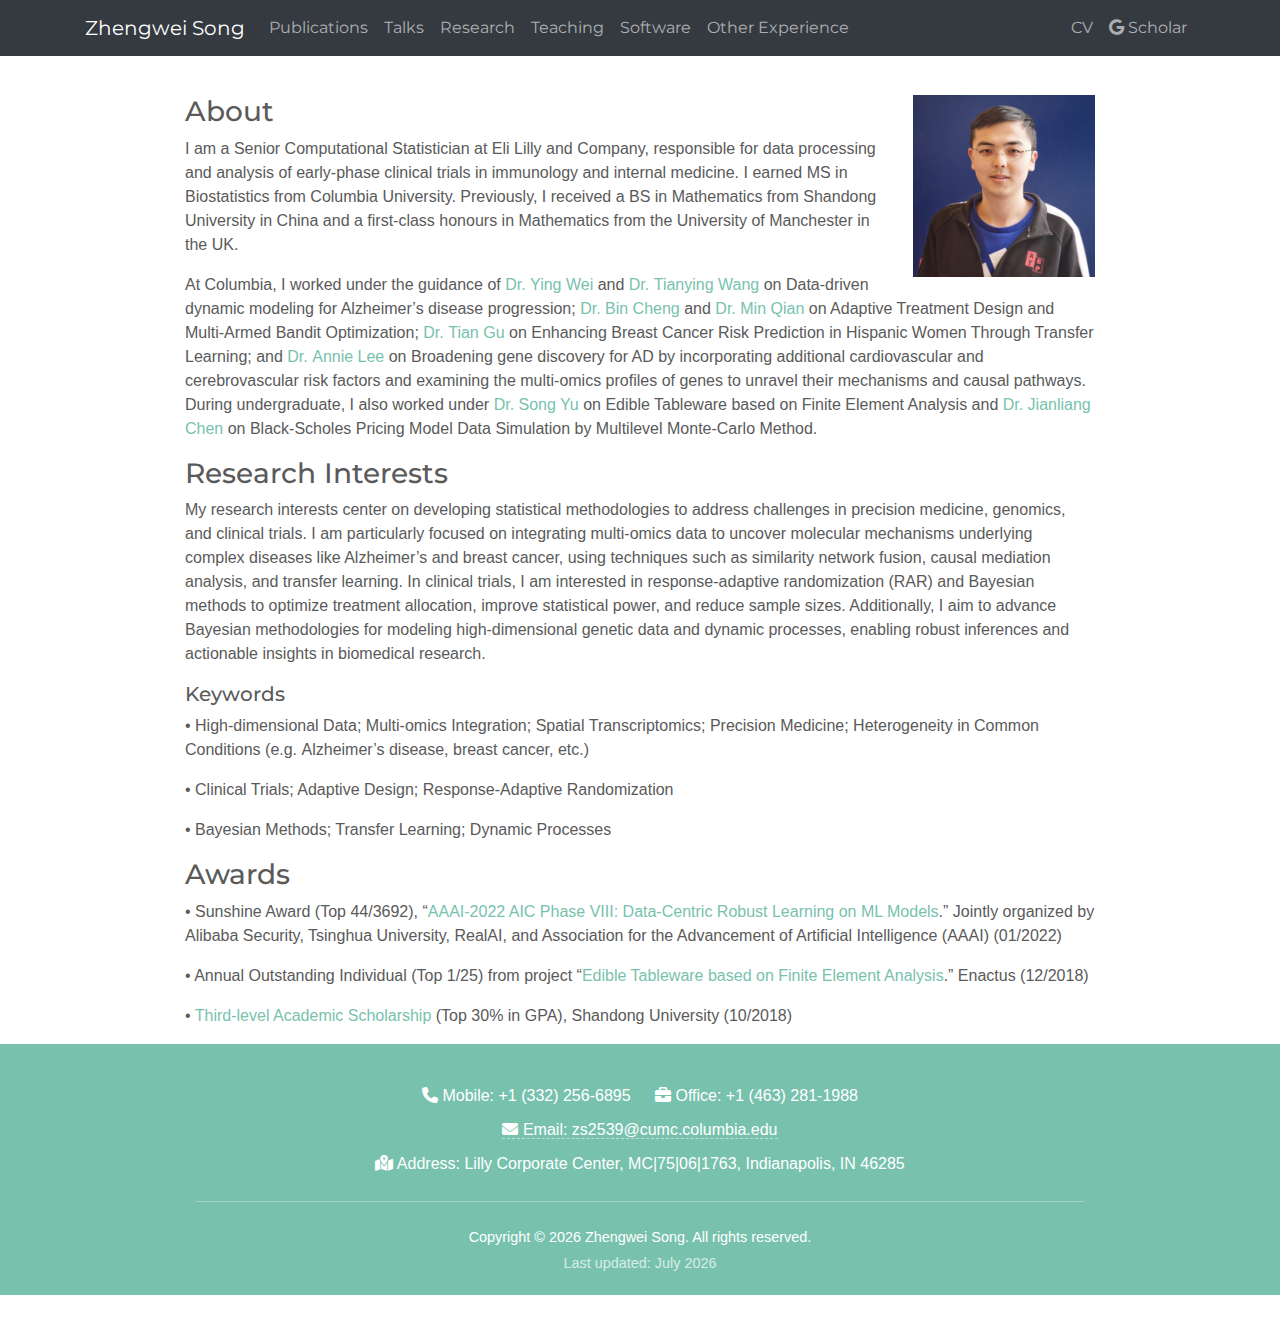
<file: index.html>
<!DOCTYPE html>

<html>

<head>

<meta charset="utf-8" />
<meta name="generator" content="pandoc" />
<meta http-equiv="X-UA-Compatible" content="IE=EDGE" />




<title>index.knit</title>

<script src="site_libs/header-attrs-2.29/header-attrs.js"></script>
<script src="site_libs/jquery-3.6.0/jquery-3.6.0.min.js"></script>
<meta name="viewport" content="width=device-width, initial-scale=1, shrink-to-fit=no" />
<link href="site_libs/bootstrap-4.6.0/bootstrap.min.css" rel="stylesheet" />
<script src="site_libs/bootstrap-4.6.0/bootstrap.bundle.min.js"></script>
<script src="site_libs/bs3compat-0.10.0/transition.js"></script>
<script src="site_libs/bs3compat-0.10.0/tabs.js"></script>
<script src="site_libs/bs3compat-0.10.0/bs3compat.js"></script>
<script src="site_libs/navigation-1.1/tabsets.js"></script>
<link href="site_libs/highlightjs-9.12.0/default.css" rel="stylesheet" />
<script src="site_libs/highlightjs-9.12.0/highlight.js"></script>
<link href="site_libs/font-awesome-6.5.2/css/all.min.css" rel="stylesheet" />
<link href="site_libs/font-awesome-6.5.2/css/v4-shims.min.css" rel="stylesheet" />
<link rel="icon" type="image/png" href="images/tiger.png">

<style type="text/css">
  code{white-space: pre-wrap;}
  span.smallcaps{font-variant: small-caps;}
  span.underline{text-decoration: underline;}
  div.column{display: inline-block; vertical-align: top; width: 50%;}
  div.hanging-indent{margin-left: 1.5em; text-indent: -1.5em;}
  ul.task-list{list-style: none;}
    </style>

<style type="text/css">code{white-space: pre;}</style>
<script type="text/javascript">
if (window.hljs) {
  hljs.configure({languages: []});
  hljs.initHighlightingOnLoad();
  if (document.readyState && document.readyState === "complete") {
    window.setTimeout(function() { hljs.initHighlighting(); }, 0);
  }
}
</script>









<style type = "text/css">
.main-container {
  max-width: 940px;
  margin-left: auto;
  margin-right: auto;
}
img {
  max-width:100%;
}
.tabbed-pane {
  padding-top: 12px;
}
.html-widget {
  margin-bottom: 20px;
}
button.code-folding-btn:focus {
  outline: none;
}
summary {
  display: list-item;
}
details > summary > p:only-child {
  display: inline;
}
pre code {
  padding: 0;
}
</style>


<style type="text/css">
.dropdown-submenu {
  position: relative;
}
.dropdown-submenu>.dropdown-menu {
  top: 0;
  left: 100%;
  margin-top: -6px;
  margin-left: -1px;
  border-radius: 0 6px 6px 6px;
}
.dropdown-submenu:hover>.dropdown-menu {
  display: block;
}
.dropdown-submenu>a:after {
  display: block;
  content: " ";
  float: right;
  width: 0;
  height: 0;
  border-color: transparent;
  border-style: solid;
  border-width: 5px 0 5px 5px;
  border-left-color: #cccccc;
  margin-top: 5px;
  margin-right: -10px;
}
.dropdown-submenu:hover>a:after {
  border-left-color: #adb5bd;
}
.dropdown-submenu.pull-left {
  float: none;
}
.dropdown-submenu.pull-left>.dropdown-menu {
  left: -100%;
  margin-left: 10px;
  border-radius: 6px 0 6px 6px;
}
</style>

<script type="text/javascript">
// manage active state of menu based on current page
$(document).ready(function () {
  // active menu anchor
  href = window.location.pathname
  href = href.substr(href.lastIndexOf('/') + 1)
  if (href === "")
    href = "index.html";
  var menuAnchor = $('a[href="' + href + '"]');

  // mark the anchor link active (and if it's in a dropdown, also mark that active)
  var dropdown = menuAnchor.closest('li.dropdown');
  if (window.bootstrap) { // Bootstrap 4+
    menuAnchor.addClass('active');
    dropdown.find('> .dropdown-toggle').addClass('active');
  } else { // Bootstrap 3
    menuAnchor.parent().addClass('active');
    dropdown.addClass('active');
  }

  // Navbar adjustments
  var navHeight = $(".navbar").first().height() + 15;
  var style = document.createElement('style');
  var pt = "padding-top: " + navHeight + "px; ";
  var mt = "margin-top: -" + navHeight + "px; ";
  var css = "";
  // offset scroll position for anchor links (for fixed navbar)
  for (var i = 1; i <= 6; i++) {
    css += ".section h" + i + "{ " + pt + mt + "}\n";
  }
  style.innerHTML = "body {" + pt + "padding-bottom: 40px; }\n" + css;
  document.head.appendChild(style);
});
</script>

<!-- tabsets -->

<style type="text/css">
.tabset-dropdown > .nav-tabs {
  display: inline-table;
  max-height: 500px;
  min-height: 44px;
  overflow-y: auto;
  border: 1px solid #ddd;
  border-radius: 4px;
}

.tabset-dropdown > .nav-tabs > li.active:before, .tabset-dropdown > .nav-tabs.nav-tabs-open:before {
  content: "\e259";
  font-family: 'Glyphicons Halflings';
  display: inline-block;
  padding: 10px;
  border-right: 1px solid #ddd;
}

.tabset-dropdown > .nav-tabs.nav-tabs-open > li.active:before {
  content: "\e258";
  font-family: 'Glyphicons Halflings';
  border: none;
}

.tabset-dropdown > .nav-tabs > li.active {
  display: block;
}

.tabset-dropdown > .nav-tabs > li > a,
.tabset-dropdown > .nav-tabs > li > a:focus,
.tabset-dropdown > .nav-tabs > li > a:hover {
  border: none;
  display: inline-block;
  border-radius: 4px;
  background-color: transparent;
}

.tabset-dropdown > .nav-tabs.nav-tabs-open > li {
  display: block;
  float: none;
}

.tabset-dropdown > .nav-tabs > li {
  display: none;
}
</style>

<!-- code folding -->




</head>

<body>


<div class="container-fluid main-container">




<div class="navbar navbar-inverse  navbar-fixed-top" role="navigation">
  <div class="container">
    <div class="navbar-header">
      <button type="button" class="navbar-toggle collapsed" data-toggle="collapse" data-bs-toggle="collapse" data-target="#navbar" data-bs-target="#navbar">
        <span class="icon-bar"></span>
        <span class="icon-bar"></span>
        <span class="icon-bar"></span>
      </button>
      <a class="navbar-brand" href="index.html">Zhengwei Song</a>
    </div>
    <div id="navbar" class="navbar-collapse collapse">
      <ul class="nav navbar-nav">
        <li>
  <a href="publications.html">Publications</a>
</li>
<li>
  <a href="talks.html">Talks</a>
</li>
<li>
  <a href="research.html">Research</a>
</li>
<li>
  <a href="teaching.html">Teaching</a>
</li>
<li>
  <a href="software.html">Software</a>
</li>
<li>
  <a href="experience_projects.html">Other Experience</a>
</li>
      </ul>
      <ul class="nav navbar-nav navbar-right">
        <li>
  <a href="CV/CV_Oct2025.pdf">CV</a>
</li>
<li>
  <a href="https://scholar.google.com/citations?user=VR3M7qoAAAAJ&amp;hl=en">
    <span class="fab fa-google"></span>
     
    Scholar
  </a>
</li>
      </ul>
    </div><!--/.nav-collapse -->
  </div><!--/.container -->
</div><!--/.navbar -->

<div id="header">




</div>


<p> </p>
<p><img src="images/self2.jpg" style="width:20%; margin: 0px 0px 1ch 2ch" align="right"></p>
<div id="about" class="section level3">
<h3>About</h3>
<p>I am a Senior Computational Statistician at Eli Lilly and Company,
responsible for data processing and analysis of early-phase clinical
trials in immunology and internal medicine. I earned MS in Biostatistics
from Columbia University. Previously, I received a BS in Mathematics
from Shandong University in China and a first-class honours in
Mathematics from the University of Manchester in the UK.</p>
<p>At Columbia, I worked under the guidance of <a
href="https://www.publichealth.columbia.edu/profile/ying-wei-phd">Dr. Ying
Wei</a> and <a href="https://tianyingw.github.io/">Dr. Tianying Wang</a>
on Data-driven dynamic modeling for Alzheimer’s disease progression; <a
href="https://www.columbia.edu/~bc2159/index.html">Dr. Bin Cheng</a> and
<a href="https://www.columbia.edu/%7Emq2158/index.html">Dr. Min Qian</a>
on Adaptive Treatment Design and Multi-Armed Bandit Optimization; <a
href="https://www.publichealth.columbia.edu/profile/tian-gu-phd">Dr. Tian
Gu</a> on Enhancing Breast Cancer Risk Prediction in Hispanic Women
Through Transfer Learning; and <a
href="https://blogs.cuit.columbia.edu/ajl2199/">Dr. Annie Lee</a> on
Broadening gene discovery for AD by incorporating additional
cardiovascular and cerebrovascular risk factors and examining the
multi-omics profiles of genes to unravel their mechanisms and causal
pathways. During undergraduate, I also worked under <a
href="http://en.tjsl.sdu.edu.cn/info/1049/1089.htm">Dr. Song Yu</a> on
Edible Tableware based on Finite Element Analysis and <a
href="https://faculty.sdu.edu.cn/chenjianliang/en/index.htm">Dr. Jianliang
Chen</a> on Black-Scholes Pricing Model Data Simulation by Multilevel
Monte-Carlo Method.</p>
</div>
<div id="research-interests" class="section level3">
<h3>Research Interests</h3>
<p>My research interests center on developing statistical methodologies
to address challenges in precision medicine, genomics, and clinical
trials. I am particularly focused on integrating multi-omics data to
uncover molecular mechanisms underlying complex diseases like
Alzheimer’s and breast cancer, using techniques such as similarity
network fusion, causal mediation analysis, and transfer learning. In
clinical trials, I am interested in response-adaptive randomization
(RAR) and Bayesian methods to optimize treatment allocation, improve
statistical power, and reduce sample sizes. Additionally, I aim to
advance Bayesian methodologies for modeling high-dimensional genetic
data and dynamic processes, enabling robust inferences and actionable
insights in biomedical research.</p>
<div id="keywords" class="section level5">
<h5>Keywords</h5>
<p>• High-dimensional Data; Multi-omics Integration; Spatial
Transcriptomics; Precision Medicine; Heterogeneity in Common Conditions
(e.g. Alzheimer’s disease, breast cancer, etc.)</p>
<p>• Clinical Trials; Adaptive Design; Response-Adaptive
Randomization</p>
<p>• Bayesian Methods; Transfer Learning; Dynamic Processes</p>
</div>
</div>
<div id="awards" class="section level3">
<h3>Awards</h3>
<p>• Sunshine Award (Top 44/3692), “<a
href="https://tianchi.aliyun.com/competition/entrance/531939/rankingList">AAAI-2022
AIC Phase VIII: Data-Centric Robust Learning on ML Models</a>.” Jointly
organized by Alibaba Security, Tsinghua University, RealAI, and
Association for the Advancement of Artificial Intelligence (AAAI)
(01/2022)</p>
<p>• Annual Outstanding Individual (Top 1/25) from project “<a
href="https://mp.weixin.qq.com/s/skvVfPcQPGasitE5BxjWyg">Edible
Tableware based on Finite Element Analysis</a>.” Enactus (12/2018)</p>
<p>• <a href="awards/scholarsdu.pdf">Third-level Academic
Scholarship</a> (Top 30% in GPA), Shandong University (10/2018)</p>
</div>

<footer id="site-footer" class="bg-primary text-white" style="width: 100%; padding-top: 40px; padding-bottom: 20px;">
    
    <div class="container">
        
        <div style="text-align: center; margin-bottom: 20px;">
            
            <p style="margin-bottom: 10px; font-size: 1rem;">
                <span style="margin-right: 20px;">
                    <i class="fas fa-phone"></i> Mobile: +1 (332) 256-6895
                </span>
                <span>
                    <i class="fa-solid fa-briefcase"></i> Office: +1 (463) 281-1988
                </span>
            </p>

            <p style="margin-bottom: 10px;">
                <a href="mailto:zs2539@cumc.columbia.edu" style="color: white; text-decoration: none; border-bottom: 1px dashed rgba(255,255,255,0.5);">
                    <i class="fas fa-envelope"></i> Email: zs2539@cumc.columbia.edu
                </a>
            </p>

            <p style="margin-bottom: 0;">
                <i class="fa-solid fa-map-location-dot"></i> Address: Lilly Corporate Center, MC|75|06|1763, Indianapolis, IN 46285
            </p>

        </div>

        <hr style="border-color: rgba(255,255,255,0.3); margin: 25px auto; width: 80%;">

        <div style="text-align: center; font-size: 0.9em;">
            <p style="margin-bottom: 5px;">
                Copyright &copy; <span id="copyright-year"></span> Zhengwei Song. All rights reserved.
            </p>
            <p style="margin-bottom: 0; opacity: 0.7;">
                Last updated: <span id="last-updated"></span>
            </p>
        </div>

    </div>
</footer>

<script>
    // 1. 搬运 Footer：将其移出 main-container，放到 body 的最后，实现全屏宽度
    document.addEventListener("DOMContentLoaded", function() {
        var footer = document.getElementById('site-footer');
        document.body.appendChild(footer);
    });

    // 2. 自动更新时间
    document.getElementById('copyright-year').textContent = new Date().getFullYear();
    
    var date = new Date(document.lastModified);
    var options = { year: 'numeric', month: 'long' };
    document.getElementById('last-updated').textContent = date.toLocaleDateString('en-US', options);
</script>



</div>

<script>

// add bootstrap table styles to pandoc tables
function bootstrapStylePandocTables() {
  $('tr.odd').parent('tbody').parent('table').addClass('table table-condensed');
}
$(document).ready(function () {
  bootstrapStylePandocTables();
});


</script>

<!-- tabsets -->

<script>
$(document).ready(function () {
  window.buildTabsets("TOC");
});

$(document).ready(function () {
  $('.tabset-dropdown > .nav-tabs > li').click(function () {
    $(this).parent().toggleClass('nav-tabs-open');
  });
});
</script>

<!-- code folding -->


<!-- dynamically load mathjax for compatibility with self-contained -->
<script>
  (function () {
    var script = document.createElement("script");
    script.type = "text/javascript";
    script.src  = "https://mathjax.rstudio.com/latest/MathJax.js?config=TeX-AMS-MML_HTMLorMML";
    document.getElementsByTagName("head")[0].appendChild(script);
  })();
</script>

</body>
</html>
</file>
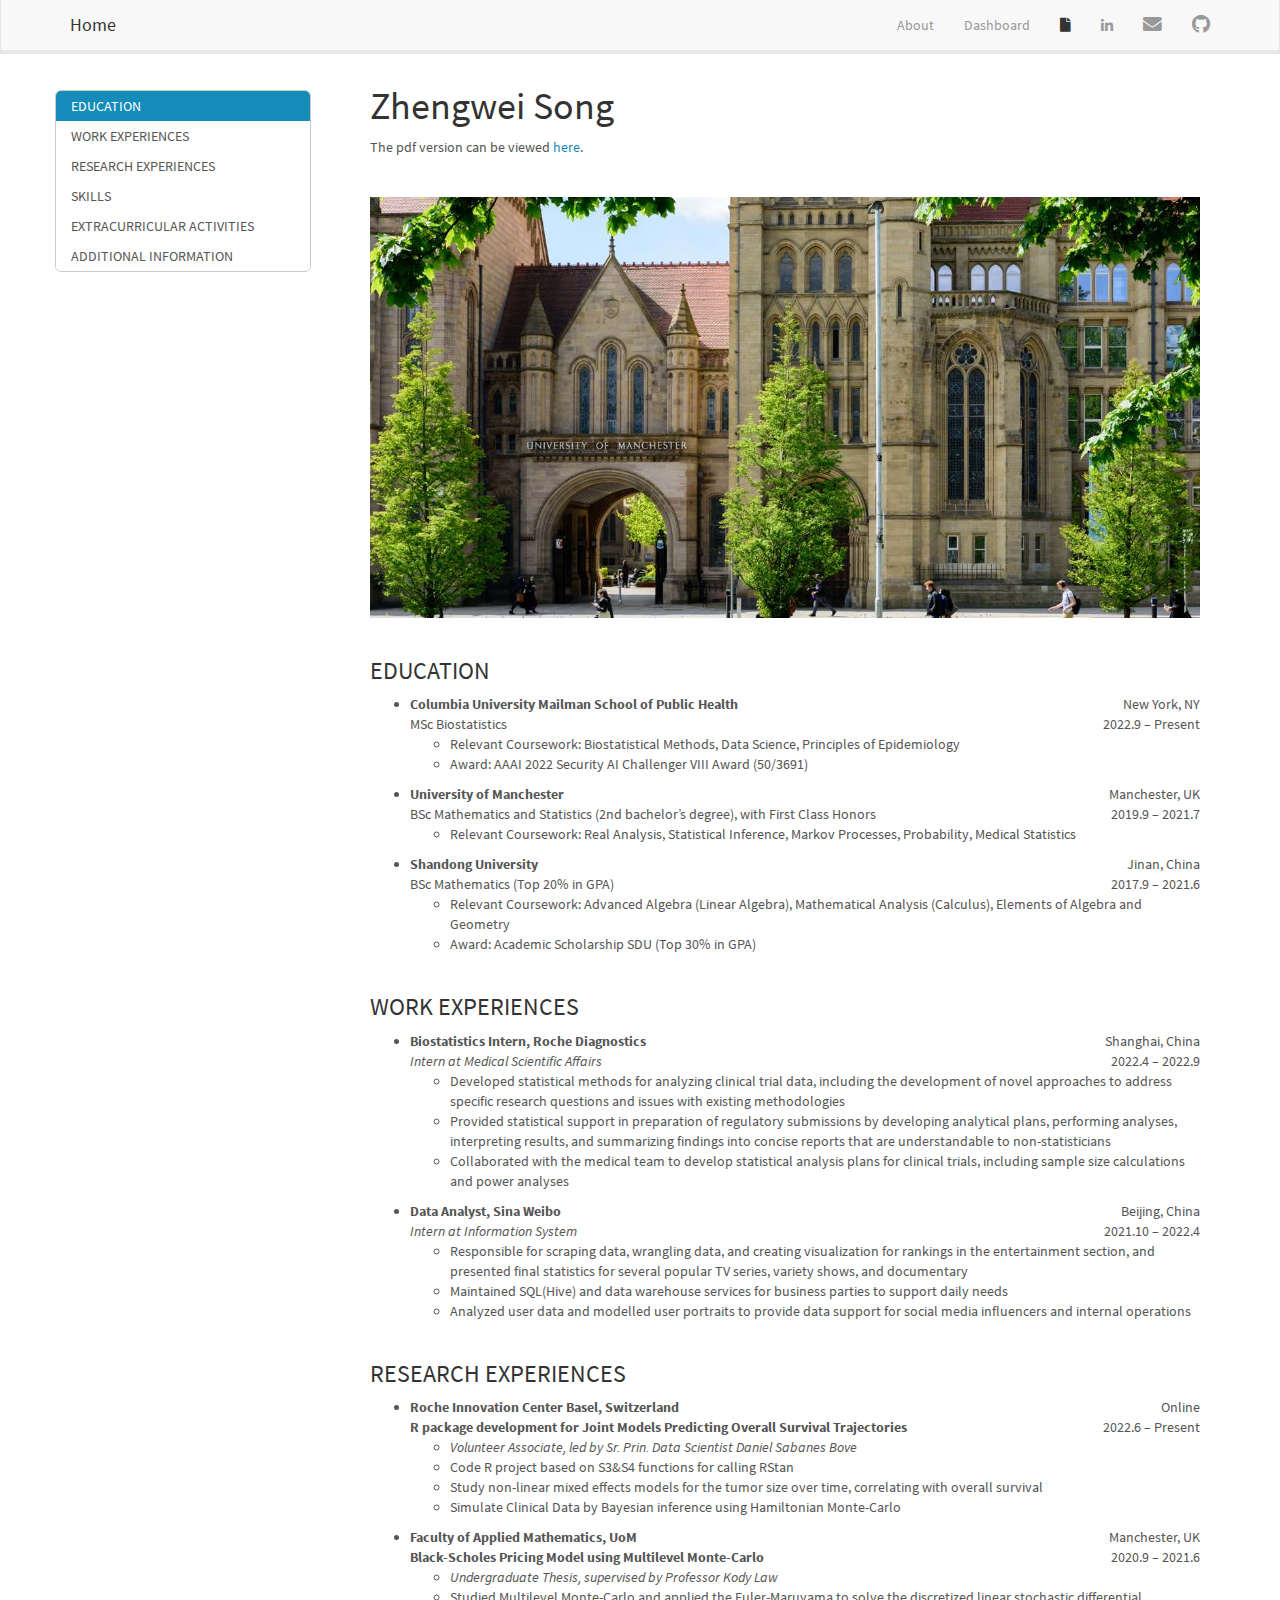
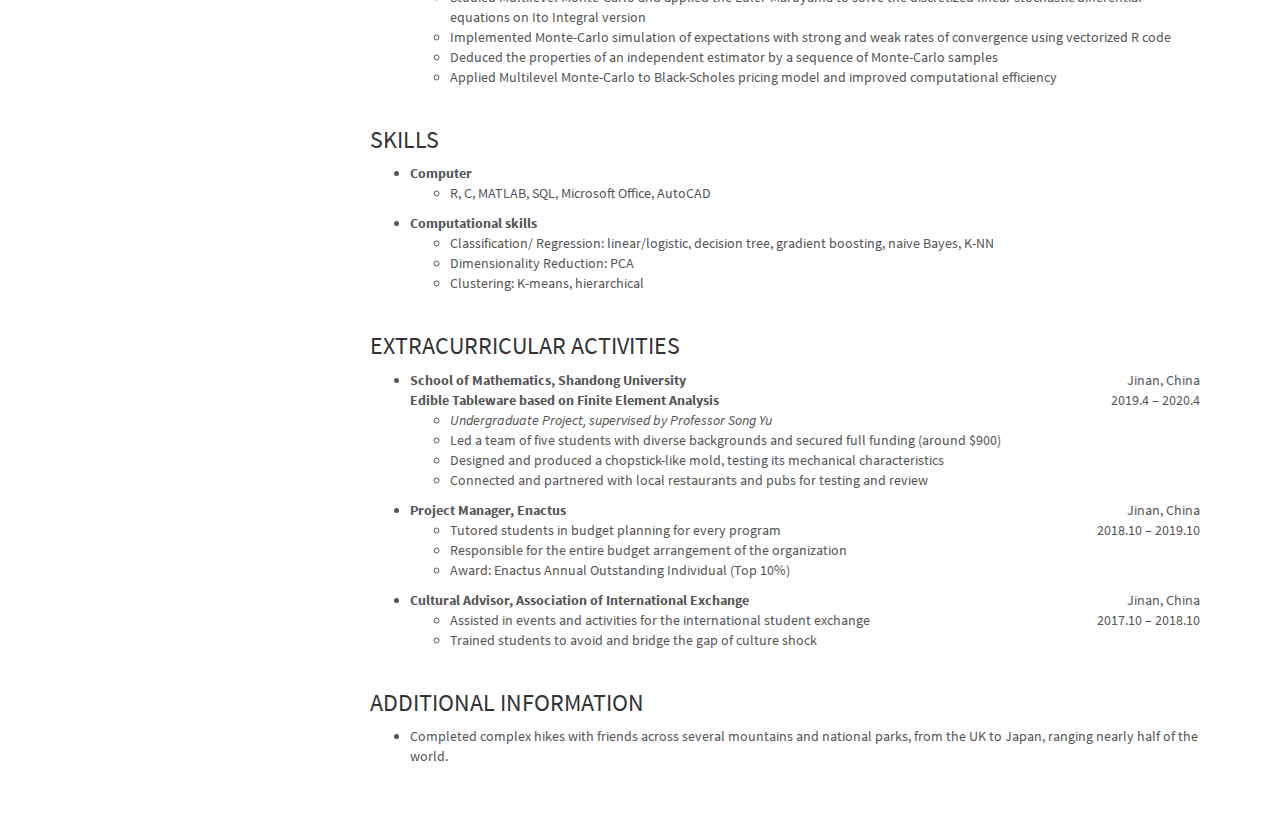
<file: cv.html>
<!DOCTYPE html>

<html>

<head>

<meta charset="utf-8" />
<meta name="generator" content="pandoc" />
<meta http-equiv="X-UA-Compatible" content="IE=EDGE" />




<title>Zhengwei Song</title>

<script src="site_libs/header-attrs-2.16/header-attrs.js"></script>
<script src="site_libs/jquery-3.6.0/jquery-3.6.0.min.js"></script>
<meta name="viewport" content="width=device-width, initial-scale=1" />
<link href="site_libs/bootstrap-3.3.5/css/lumen.min.css" rel="stylesheet" />
<script src="site_libs/bootstrap-3.3.5/js/bootstrap.min.js"></script>
<script src="site_libs/bootstrap-3.3.5/shim/html5shiv.min.js"></script>
<script src="site_libs/bootstrap-3.3.5/shim/respond.min.js"></script>
<style>h1 {font-size: 34px;}
       h1.title {font-size: 38px;}
       h2 {font-size: 30px;}
       h3 {font-size: 24px;}
       h4 {font-size: 18px;}
       h5 {font-size: 16px;}
       h6 {font-size: 12px;}
       code {color: inherit; background-color: rgba(0, 0, 0, 0.04);}
       pre:not([class]) { background-color: white }</style>
<script src="site_libs/jqueryui-1.11.4/jquery-ui.min.js"></script>
<link href="site_libs/tocify-1.9.1/jquery.tocify.css" rel="stylesheet" />
<script src="site_libs/tocify-1.9.1/jquery.tocify.js"></script>
<script src="site_libs/navigation-1.1/tabsets.js"></script>
<link href="site_libs/highlightjs-9.12.0/default.css" rel="stylesheet" />
<script src="site_libs/highlightjs-9.12.0/highlight.js"></script>
<link href="site_libs/font-awesome-5.1.0/css/all.css" rel="stylesheet" />
<link href="site_libs/font-awesome-5.1.0/css/v4-shims.css" rel="stylesheet" />

<style type="text/css">
  code{white-space: pre-wrap;}
  span.smallcaps{font-variant: small-caps;}
  span.underline{text-decoration: underline;}
  div.column{display: inline-block; vertical-align: top; width: 50%;}
  div.hanging-indent{margin-left: 1.5em; text-indent: -1.5em;}
  ul.task-list{list-style: none;}
    </style>

<style type="text/css">code{white-space: pre;}</style>
<script type="text/javascript">
if (window.hljs) {
  hljs.configure({languages: []});
  hljs.initHighlightingOnLoad();
  if (document.readyState && document.readyState === "complete") {
    window.setTimeout(function() { hljs.initHighlighting(); }, 0);
  }
}
</script>









<style type = "text/css">
.main-container {
  max-width: 940px;
  margin-left: auto;
  margin-right: auto;
}
img {
  max-width:100%;
}
.tabbed-pane {
  padding-top: 12px;
}
.html-widget {
  margin-bottom: 20px;
}
button.code-folding-btn:focus {
  outline: none;
}
summary {
  display: list-item;
}
details > summary > p:only-child {
  display: inline;
}
pre code {
  padding: 0;
}
</style>


<style type="text/css">
.dropdown-submenu {
  position: relative;
}
.dropdown-submenu>.dropdown-menu {
  top: 0;
  left: 100%;
  margin-top: -6px;
  margin-left: -1px;
  border-radius: 0 6px 6px 6px;
}
.dropdown-submenu:hover>.dropdown-menu {
  display: block;
}
.dropdown-submenu>a:after {
  display: block;
  content: " ";
  float: right;
  width: 0;
  height: 0;
  border-color: transparent;
  border-style: solid;
  border-width: 5px 0 5px 5px;
  border-left-color: #cccccc;
  margin-top: 5px;
  margin-right: -10px;
}
.dropdown-submenu:hover>a:after {
  border-left-color: #adb5bd;
}
.dropdown-submenu.pull-left {
  float: none;
}
.dropdown-submenu.pull-left>.dropdown-menu {
  left: -100%;
  margin-left: 10px;
  border-radius: 6px 0 6px 6px;
}
</style>

<script type="text/javascript">
// manage active state of menu based on current page
$(document).ready(function () {
  // active menu anchor
  href = window.location.pathname
  href = href.substr(href.lastIndexOf('/') + 1)
  if (href === "")
    href = "index.html";
  var menuAnchor = $('a[href="' + href + '"]');

  // mark the anchor link active (and if it's in a dropdown, also mark that active)
  var dropdown = menuAnchor.closest('li.dropdown');
  if (window.bootstrap) { // Bootstrap 4+
    menuAnchor.addClass('active');
    dropdown.find('> .dropdown-toggle').addClass('active');
  } else { // Bootstrap 3
    menuAnchor.parent().addClass('active');
    dropdown.addClass('active');
  }

  // Navbar adjustments
  var navHeight = $(".navbar").first().height() + 15;
  var style = document.createElement('style');
  var pt = "padding-top: " + navHeight + "px; ";
  var mt = "margin-top: -" + navHeight + "px; ";
  var css = "";
  // offset scroll position for anchor links (for fixed navbar)
  for (var i = 1; i <= 6; i++) {
    css += ".section h" + i + "{ " + pt + mt + "}\n";
  }
  style.innerHTML = "body {" + pt + "padding-bottom: 40px; }\n" + css;
  document.head.appendChild(style);
});
</script>

<!-- tabsets -->

<style type="text/css">
.tabset-dropdown > .nav-tabs {
  display: inline-table;
  max-height: 500px;
  min-height: 44px;
  overflow-y: auto;
  border: 1px solid #ddd;
  border-radius: 4px;
}

.tabset-dropdown > .nav-tabs > li.active:before {
  content: "";
  font-family: 'Glyphicons Halflings';
  display: inline-block;
  padding: 10px;
  border-right: 1px solid #ddd;
}

.tabset-dropdown > .nav-tabs.nav-tabs-open > li.active:before {
  content: "&#xe258;";
  border: none;
}

.tabset-dropdown > .nav-tabs.nav-tabs-open:before {
  content: "";
  font-family: 'Glyphicons Halflings';
  display: inline-block;
  padding: 10px;
  border-right: 1px solid #ddd;
}

.tabset-dropdown > .nav-tabs > li.active {
  display: block;
}

.tabset-dropdown > .nav-tabs > li > a,
.tabset-dropdown > .nav-tabs > li > a:focus,
.tabset-dropdown > .nav-tabs > li > a:hover {
  border: none;
  display: inline-block;
  border-radius: 4px;
  background-color: transparent;
}

.tabset-dropdown > .nav-tabs.nav-tabs-open > li {
  display: block;
  float: none;
}

.tabset-dropdown > .nav-tabs > li {
  display: none;
}
</style>

<!-- code folding -->



<style type="text/css">

#TOC {
  margin: 25px 0px 20px 0px;
}
@media (max-width: 768px) {
#TOC {
  position: relative;
  width: 100%;
}
}

@media print {
.toc-content {
  /* see https://github.com/w3c/csswg-drafts/issues/4434 */
  float: right;
}
}

.toc-content {
  padding-left: 30px;
  padding-right: 40px;
}

div.main-container {
  max-width: 1200px;
}

div.tocify {
  width: 20%;
  max-width: 260px;
  max-height: 85%;
}

@media (min-width: 768px) and (max-width: 991px) {
  div.tocify {
    width: 25%;
  }
}

@media (max-width: 767px) {
  div.tocify {
    width: 100%;
    max-width: none;
  }
}

.tocify ul, .tocify li {
  line-height: 20px;
}

.tocify-subheader .tocify-item {
  font-size: 0.90em;
}

.tocify .list-group-item {
  border-radius: 0px;
}


</style>



</head>

<body>


<div class="container-fluid main-container">


<!-- setup 3col/9col grid for toc_float and main content  -->
<div class="row">
<div class="col-xs-12 col-sm-4 col-md-3">
<div id="TOC" class="tocify">
</div>
</div>

<div class="toc-content col-xs-12 col-sm-8 col-md-9">




<div class="navbar navbar-default  navbar-fixed-top" role="navigation">
  <div class="container">
    <div class="navbar-header">
      <button type="button" class="navbar-toggle collapsed" data-toggle="collapse" data-bs-toggle="collapse" data-target="#navbar" data-bs-target="#navbar">
        <span class="icon-bar"></span>
        <span class="icon-bar"></span>
        <span class="icon-bar"></span>
      </button>
      <a class="navbar-brand" href="index.html">Home</a>
    </div>
    <div id="navbar" class="navbar-collapse collapse">
      <ul class="nav navbar-nav">
        
      </ul>
      <ul class="nav navbar-nav navbar-right">
        <li>
  <a href="about.html">About</a>
</li>
<li>
  <a href="dashboard.html">Dashboard</a>
</li>
<li>
  <a href="cv.html">
    <span class="fa fa-solid fa-file"></span>
     
  </a>
</li>
<li>
  <a href="https://www.linkedin.com/in/zhengwei-song/">
    <span class="fa fa-brands fa-linkedin"></span>
     
  </a>
</li>
<li>
  <a href="mailto:&lt;zs2539@cumc.columbia.com&gt;">
    <span class="fa fa-envelope fa-lg"></span>
     
  </a>
</li>
<li>
  <a href="http://github.com/charksong/">
    <span class="fa fa-github fa-lg"></span>
     
  </a>
</li>
      </ul>
    </div><!--/.nav-collapse -->
  </div><!--/.container -->
</div><!--/.navbar -->

<div id="header">



<h1 class="title toc-ignore">Zhengwei Song</h1>

</div>


<p>The pdf version can be viewed <a
href="CV/CV_Sep2022.pdf">here</a>.</p>
<p> </p>
<p><img src="images/manchester.jfif" style="width:100%"></p>
<p> </p>
<div id="education" class="section level3">
<h3>EDUCATION</h3>
<ul>
<li><strong>Columbia University Mailman School of Public Health</strong>
<span style="float:right">New York, NY</span><br />
MSc Biostatistics <span style="float:right">2022.9 – Present</span>
<ul>
<li>Relevant Coursework: Biostatistical Methods, Data Science,
Principles of Epidemiology</li>
<li>Award: AAAI 2022 Security AI Challenger VIII Award (50/3691)</li>
</ul></li>
</ul>
<p>
</p>
<ul>
<li><strong>University of Manchester</strong> <span
style="float:right">Manchester, UK</span><br />
BSc Mathematics and Statistics (2nd bachelor’s degree), with First Class
Honors <span style="float:right">2019.9 – 2021.7</span>
<ul>
<li>Relevant Coursework: Real Analysis, Statistical Inference, Markov
Processes, Probability, Medical Statistics</li>
</ul></li>
</ul>
<p>
</p>
<ul>
<li><strong>Shandong University</strong> <span
style="float:right">Jinan, China</span><br />
BSc Mathematics (Top 20% in GPA) <span style="float:right">2017.9 –
2021.6</span>
<ul>
<li>Relevant Coursework: Advanced Algebra (Linear Algebra), Mathematical
Analysis (Calculus), Elements of Algebra and Geometry</li>
<li>Award: Academic Scholarship SDU (Top 30% in GPA)</li>
</ul></li>
</ul>
<p> </p>
</div>
<div id="work-experiences" class="section level3">
<h3>WORK EXPERIENCES</h3>
<ul>
<li><strong>Biostatistics Intern, Roche Diagnostics</strong> <span
style="float:right">Shanghai, China</span><br />
<em>Intern at Medical Scientific Affairs</em> <span
style="float:right">2022.4 – 2022.9</span>
<ul>
<li>Developed statistical methods for analyzing clinical trial data,
including the development of novel approaches to address specific
research questions and issues with existing methodologies</li>
<li>Provided statistical support in preparation of regulatory
submissions by developing analytical plans, performing analyses,
interpreting results, and summarizing findings into concise reports that
are understandable to non-statisticians</li>
<li>Collaborated with the medical team to develop statistical analysis
plans for clinical trials, including sample size calculations and power
analyses</li>
</ul></li>
</ul>
<p>
</p>
<ul>
<li><strong>Data Analyst, Sina Weibo</strong> <span
style="float:right">Beijing, China</span><br />
<em>Intern at Information System</em> <span style="float:right">2021.10
– 2022.4</span>
<ul>
<li>Responsible for scraping data, wrangling data, and creating
visualization for rankings in the entertainment section, and presented
final statistics for several popular TV series, variety shows, and
documentary</li>
<li>Maintained SQL(Hive) and data warehouse services for business
parties to support daily needs</li>
<li>Analyzed user data and modelled user portraits to provide data
support for social media influencers and internal operations</li>
</ul></li>
</ul>
<p> </p>
</div>
<div id="research-experiences" class="section level3">
<h3>RESEARCH EXPERIENCES</h3>
<ul>
<li><strong>Roche Innovation Center Basel, Switzerland</strong> <span
style="float:right">Online</span><br />
<strong>R package development for Joint Models Predicting Overall
Survival Trajectories</strong> <span style="float:right">2022.6 –
Present</span>
<ul>
<li><em>Volunteer Associate, led by Sr. Prin. Data Scientist Daniel
Sabanes Bove</em></li>
<li>Code R project based on S3&amp;S4 functions for calling RStan</li>
<li>Study non-linear mixed effects models for the tumor size over time,
correlating with overall survival</li>
<li>Simulate Clinical Data by Bayesian inference using Hamiltonian
Monte-Carlo</li>
</ul></li>
</ul>
<p>
</p>
<ul>
<li><strong>Faculty of Applied Mathematics, UoM</strong> <span
style="float:right">Manchester, UK</span><br />
<strong>Black-Scholes Pricing Model using Multilevel
Monte-Carlo</strong> <span style="float:right">2020.9 – 2021.6</span>
<ul>
<li><em>Undergraduate Thesis, supervised by Professor Kody Law</em></li>
<li>Studied Multilevel Monte-Carlo and applied the Euler-Maruyama to
solve the discretized linear stochastic differential equations on Ito
Integral version</li>
<li>Implemented Monte-Carlo simulation of expectations with strong and
weak rates of convergence using vectorized R code</li>
<li>Deduced the properties of an independent estimator by a sequence of
Monte-Carlo samples</li>
<li>Applied Multilevel Monte-Carlo to Black-Scholes pricing model and
improved computational efficiency</li>
</ul></li>
</ul>
<p> </p>
</div>
<div id="skills" class="section level3">
<h3>SKILLS</h3>
<ul>
<li><strong>Computer</strong>
<ul>
<li>R, C, MATLAB, SQL, Microsoft Office, AutoCAD</li>
</ul></li>
</ul>
<p>
</p>
<ul>
<li><strong>Computational skills</strong>
<ul>
<li>Classification/ Regression: linear/logistic, decision tree, gradient
boosting, naive Bayes, K-NN</li>
<li>Dimensionality Reduction: PCA</li>
<li>Clustering: K-means, hierarchical</li>
</ul></li>
</ul>
<p> </p>
</div>
<div id="extracurricular-activities" class="section level3">
<h3>EXTRACURRICULAR ACTIVITIES</h3>
<ul>
<li><strong>School of Mathematics, Shandong University</strong> <span
style="float:right">Jinan, China</span><br />
<strong>Edible Tableware based on Finite Element Analysis</strong> <span
style="float:right">2019.4 – 2020.4</span>
<ul>
<li><em>Undergraduate Project, supervised by Professor Song Yu</em></li>
<li>Led a team of five students with diverse backgrounds and secured
full funding (around $900)</li>
<li>Designed and produced a chopstick-like mold, testing its mechanical
characteristics</li>
<li>Connected and partnered with local restaurants and pubs for testing
and review</li>
</ul></li>
</ul>
<p>
</p>
<ul>
<li><strong>Project Manager, Enactus</strong> <span
style="float:right">Jinan, China</span>
<ul>
<li>Tutored students in budget planning for every program <span
style="float:right">2018.10 – 2019.10</span></li>
<li>Responsible for the entire budget arrangement of the
organization</li>
<li>Award: Enactus Annual Outstanding Individual (Top 10%)</li>
</ul></li>
</ul>
<p>
</p>
<ul>
<li><strong>Cultural Advisor, Association of International
Exchange</strong> <span style="float:right">Jinan, China</span>
<ul>
<li>Assisted in events and activities for the international student
exchange <span style="float:right">2017.10 – 2018.10</span></li>
<li>Trained students to avoid and bridge the gap of culture shock</li>
</ul></li>
</ul>
<p> </p>
</div>
<div id="additional-information" class="section level3">
<h3>ADDITIONAL INFORMATION</h3>
<ul>
<li>Completed complex hikes with friends across several mountains and
national parks, from the UK to Japan, ranging nearly half of the
world.</li>
</ul>
</div>



</div>
</div>

</div>

<script>

// add bootstrap table styles to pandoc tables
function bootstrapStylePandocTables() {
  $('tr.odd').parent('tbody').parent('table').addClass('table table-condensed');
}
$(document).ready(function () {
  bootstrapStylePandocTables();
});


</script>

<!-- tabsets -->

<script>
$(document).ready(function () {
  window.buildTabsets("TOC");
});

$(document).ready(function () {
  $('.tabset-dropdown > .nav-tabs > li').click(function () {
    $(this).parent().toggleClass('nav-tabs-open');
  });
});
</script>

<!-- code folding -->

<script>
$(document).ready(function ()  {

    // temporarily add toc-ignore selector to headers for the consistency with Pandoc
    $('.unlisted.unnumbered').addClass('toc-ignore')

    // move toc-ignore selectors from section div to header
    $('div.section.toc-ignore')
        .removeClass('toc-ignore')
        .children('h1,h2,h3,h4,h5').addClass('toc-ignore');

    // establish options
    var options = {
      selectors: "h1,h2,h3",
      theme: "bootstrap3",
      context: '.toc-content',
      hashGenerator: function (text) {
        return text.replace(/[.\\/?&!#<>]/g, '').replace(/\s/g, '_');
      },
      ignoreSelector: ".toc-ignore",
      scrollTo: 0
    };
    options.showAndHide = true;
    options.smoothScroll = true;

    // tocify
    var toc = $("#TOC").tocify(options).data("toc-tocify");
});
</script>

<!-- dynamically load mathjax for compatibility with self-contained -->
<script>
  (function () {
    var script = document.createElement("script");
    script.type = "text/javascript";
    script.src  = "https://mathjax.rstudio.com/latest/MathJax.js?config=TeX-AMS-MML_HTMLorMML";
    document.getElementsByTagName("head")[0].appendChild(script);
  })();
</script>

</body>
</html>
</file>
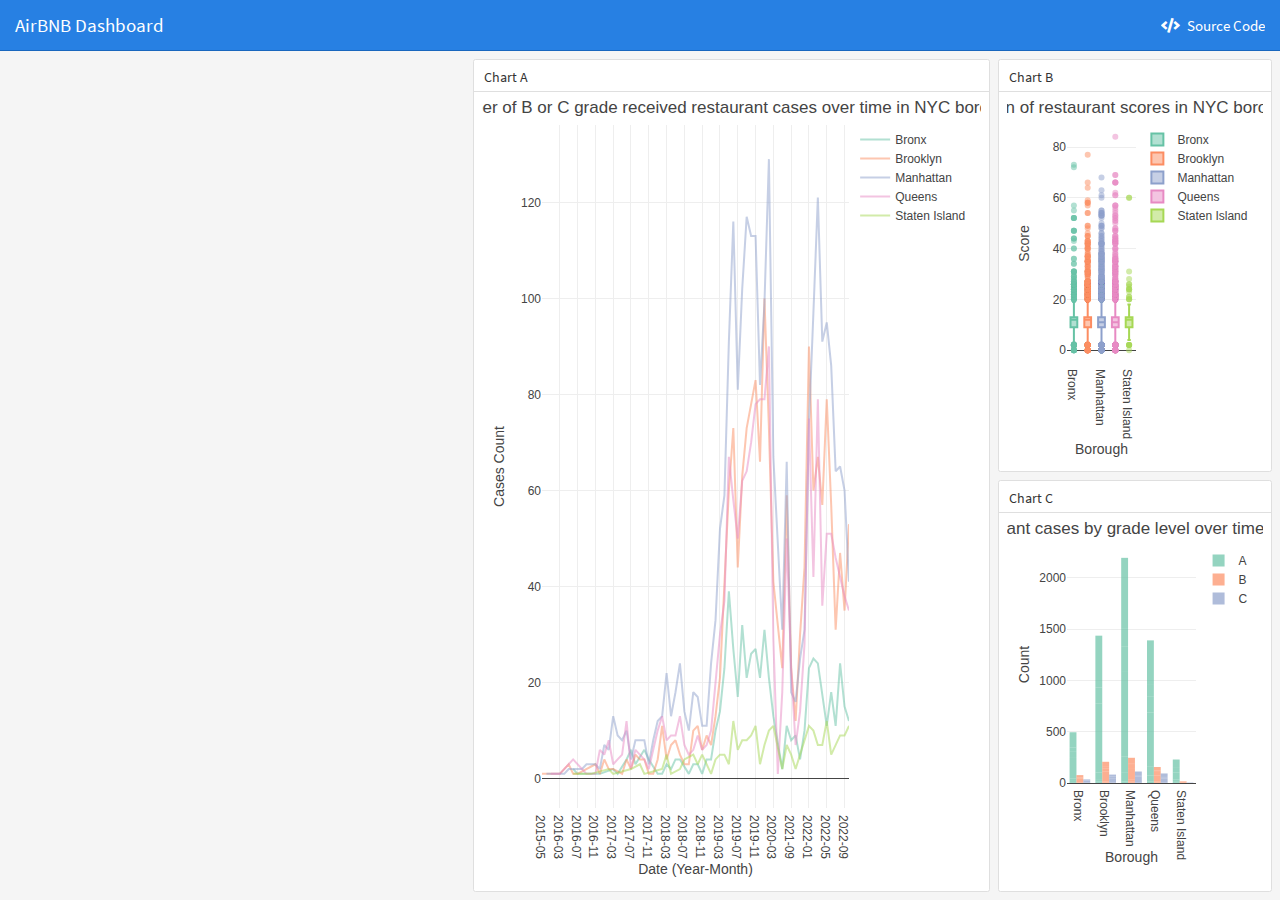
<file: dashboard.html>
<!DOCTYPE html>
<html xmlns="http://www.w3.org/1999/xhtml">
<head>

<meta charset="utf-8">
<meta http-equiv="Content-Type" content="text/html; charset=utf-8" />
<meta name="generator" content="pandoc" />



<title>AirBNB Dashboard</title>

<meta property="og:title" content="AirBNB Dashboard" />

<meta name='viewport' content='width=device-width, initial-scale=1.0, maximum-scale=1.0, user-scalable=no' />

<link rel="icon" href="data:image/x-icon;" type="image/x-icon">


<script type="text/javascript">
window.FlexDashboardComponents = [];
</script>

<script id="flexdashboard-navbar" type="application/json">
[{"title":"Source Code","icon":"fa-code","href":"source_embed","align":"right"}]
</script>
<script src="site_libs/header-attrs-2.16/header-attrs.js"></script>
<script src="site_libs/jquery-3.6.0/jquery-3.6.0.min.js"></script>
<meta name="viewport" content="width=device-width, initial-scale=1" />
<link href="site_libs/bootstrap-3.3.5/css/cosmo.min.css" rel="stylesheet" />
<script src="site_libs/bootstrap-3.3.5/js/bootstrap.min.js"></script>
<script src="site_libs/bootstrap-3.3.5/shim/html5shiv.min.js"></script>
<script src="site_libs/bootstrap-3.3.5/shim/respond.min.js"></script>
<style>h1 {font-size: 34px;}
       h1.title {font-size: 38px;}
       h2 {font-size: 30px;}
       h3 {font-size: 24px;}
       h4 {font-size: 18px;}
       h5 {font-size: 16px;}
       h6 {font-size: 12px;}
       code {color: inherit; background-color: rgba(0, 0, 0, 0.04);}
       pre:not([class]) { background-color: white }</style>
<script src="site_libs/stickytableheaders-0.1.19/jquery.stickytableheaders.min.js"></script>
<link href="site_libs/font-awesome-5.1.0/css/all.css" rel="stylesheet" />
<link href="site_libs/font-awesome-5.1.0/css/v4-shims.css" rel="stylesheet" />
<link href="site_libs/value-box-accent-static-0.6.0/theme-cosmo-value-box.css" rel="stylesheet" />
<link href="site_libs/featherlight-1.3.5/featherlight.min.css" rel="stylesheet" />
<script src="site_libs/featherlight-1.3.5/featherlight.min.js"></script>
<link href="site_libs/prism-1.4.1/prism.css" rel="stylesheet" />
<script src="site_libs/prism-1.4.1/prism.js"></script>
<link href="site_libs/flexdashboard-css-0.6.0/flexdashboard.min.css" rel="stylesheet" />
<link href="site_libs/flexdashboard-css-0.6.0/theme-cosmo.css" rel="stylesheet" />
<script src="site_libs/htmlwidgets-1.5.4/htmlwidgets.js"></script>
<script src="site_libs/plotly-binding-4.10.0/plotly.js"></script>
<script src="site_libs/typedarray-0.1/typedarray.min.js"></script>
<link href="site_libs/crosstalk-1.2.0/css/crosstalk.min.css" rel="stylesheet" />
<script src="site_libs/crosstalk-1.2.0/js/crosstalk.min.js"></script>
<link href="site_libs/plotly-htmlwidgets-css-2.5.1/plotly-htmlwidgets.css" rel="stylesheet" />
<script src="site_libs/plotly-main-2.5.1/plotly-latest.min.js"></script>
<style type="text/css">
/*
  CSS for flexdashboard.js' use of Sly(). The sizing/position of this CSS needs to be
  applied _before_ flexdashboard.js initializes, which is why this CSS has been pulled
  out from flexdashboard.scss and inlined in the document's head.
*/

.storyboard-nav button {
  background: transparent;
  border: 0;
  opacity: .3;
  outline: none;
  padding: 0;
}

.storyboard-nav button:hover,
.storyboard-nav button:hover {
  opacity: .5;
}

.storyboard-nav button:disabled,
.storyboard-nav button:disabled {
  opacity: .1;
}

.storyboard-nav .sbnext,
.storyboard-nav .sbprev {
  float: left;
  width: 2%;
  height: 120px;
}

.storyboard-nav .sbprev {
  text-align: left;
  width: 2%;
}

.storyboard-nav .sbnext {
  float: right;
  text-align: right;
  margin-right: 8px;
}

.storyboard-nav .sbframelist {
  margin: 0 auto;
  width: 94%;
  height: 120px;
  overflow: hidden;
  text-shadow: none;
  margin-bottom: 8px;
}

.storyboard-nav .sbframelist ul {
  list-style: none;
  margin: 0;
  padding: 0;
  height: 100%;
}

.storyboard-nav .sbframelist ul li {
  float: left;
  width: 270px;
  height: 100%;
  padding: 10px 10px 10px 10px;
  margin-right: 8px;
  text-align: left;
  cursor: pointer;
}

.storyboard-nav .sbframelist ul li:last-child {
  margin-right: 0px;
}

.sbframe-commentary {
  width: 300px;
}

.sbframe-commentary ul {
  padding-left: 22px;
}

.sbframe.active {
  display: flex;
}

.sbframe:not(.active) {
  display: none;
}
@media only screen and (min-width: 768px) {
html, body {
  height: 100%;
}

#dashboard-container {
  height: 100%;
}
}
</style>



</head>

<body>

<div class="navbar navbar-inverse navbar-fixed-top" role="navigation">
<div class="container-fluid">
<div class="navbar-header">

<span class="navbar-logo">
  
</span>
<span class="navbar-brand">
  AirBNB Dashboard
  <span class="navbar-author">
        </span>
</span>

<button id="navbar-button" type="button" class="navbar-toggle collapsed pull-right" data-toggle="collapse" data-bs-toggle="collapse" data-target="#navbar" data-bs-target="#navbar">
<span class="icon-bar"></span>
<span class="icon-bar"></span>
<span class="icon-bar"></span>
</button>

</div>
<div id="navbar" class="navbar-collapse collapse">
<ul class="nav navbar-nav navbar-left">
</ul>
<ul class="nav navbar-nav navbar-right">
</ul>
</div><!--/.nav-collapse-->
</div><!--/.container-->
</div><!--/.navbar-->

<script type="text/javascript">


var FlexDashboard = (function () {

  // initialize options
  var _options = {};

  var FlexDashboard = function() {

    // default options
    _options = $.extend(_options, {
      theme: "cosmo",
      fillPage: false,
      orientation: 'columns',
      storyboard: false,
      defaultFigWidth: 576,
      defaultFigHeight: 461,
      defaultFigWidthMobile: 360,
      defaultFigHeightMobile: 461,
      isMobile: false,
      isPortrait: false,
      resize_reload: true
    });
  };

  function init(options) {

    // extend default options
    $.extend(true, _options, options);

    // add ids to sections that don't have them (pandoc won't assign ids
    // to e.g. sections with titles consisting of only chinese characters)
    var nextId = 1;
    $('.level1:not([id]),.level2:not([id]),.level3:not([id])').each(function() {
      $(this).attr('id', 'dashboard-' + nextId++);
    });

    // find navbar items
    var navbarItems = $('#flexdashboard-navbar');
    if (navbarItems.length)
      navbarItems = JSON.parse(navbarItems.html());
    addNavbarItems(navbarItems);

    // find the main dashboard container
    var dashboardContainer = $('#dashboard-container');

    // resolve mobile classes
    resolveMobileClasses(dashboardContainer);

    // one time global initialization for components
    componentsInit(dashboardContainer);

    // look for a global sidebar
    var globalSidebar = dashboardContainer.find(".section.level1.sidebar");
    if (globalSidebar.length > 0) {

      // global layout for fullscreen displays
      if (!isMobilePhone()) {

         // hoist it up to the top level
         globalSidebar.insertBefore(dashboardContainer);

         // lay it out (set width/positions)
         layoutSidebar(globalSidebar, dashboardContainer);

      // tuck sidebar into first page for mobile phones
      } else {

        // convert it into a level3 section
        globalSidebar.removeClass('sidebar');
        globalSidebar.removeClass('level1');
        globalSidebar.addClass('level3');
        var h1 = globalSidebar.children('h1');
        var h3 = $('<h3></h3>');
        h3.append(h1.contents());
        h3.insertBefore(h1);
        h1.detach();

        // move it into the first page
        var page = dashboardContainer.find('.section.level1').first();
        if (page.length > 0)
          page.prepend(globalSidebar);
      }
    }

    // look for pages to layout
    var pages = $('div.section.level1');
    if (pages.length > 0) {

        // find the navbar and collapse on clicked
        var navbar = $('#navbar');
        navbar.on("click", "a[data-toggle!=dropdown]", null, function () {
           navbar.collapse('hide');
        });

        // envelop the dashboard container in a tab content div
        dashboardContainer.wrapInner('<div class="tab-content"></div>');

        pages.each(function(index) {

          // lay it out
          layoutDashboardPage($(this));

          // add it to the navbar
          addToNavbar($(this), index === 0);

        });

    } else {

      // remove the navbar and navbar button if we don't
      // have any navbuttons
      if (navbarItems.length === 0) {
        $('#navbar').remove();
        $('#navbar-button').remove();
      }

      // add the storyboard class if requested
      if (_options.storyboard)
        dashboardContainer.addClass('storyboard');

      // layout the entire page
      layoutDashboardPage(dashboardContainer);
    }

    // if we are in shiny we need to trigger a window resize event to
    // force correct layout of shiny-bound-output elements
    if (isShinyDoc())
      $(window).trigger('resize');

    // make main components visible
    $('.section.sidebar').css('visibility', 'visible');
    dashboardContainer.css('visibility', 'visible');

    // handle location hash
    handleLocationHash();

    // intialize prism highlighting
    initPrismHighlighting();

    // record mobile and orientation state then register a handler
    // to refresh if resize_reload is set to true and it changes
    _options.isMobile = isMobilePhone();
    _options.isPortrait = isPortrait();
    if (_options.resize_reload) {
      $(window).on('resize', function() {
        if (_options.isMobile !== isMobilePhone() ||
            _options.isPortrait !== isPortrait()) {
          window.location.reload();
        }
      });
    } else {
      // if in desktop mode and resizing to mobile, make sure the heights are 100%
      // This enforces what `fillpage.css` does for "wider" pages.
      // Since we are not reloading once the page becomes small, we need to force the height to 100%
      // This is a new situation introduced when `_options.resize_reload` is `false`
      if (! _options.isMobile) {
        // only add if `fillpage.css` was added in the first place
        if (_options.fillPage) {
          // fillpage.css
          $("html,body,#dashboard").css("height", "100%");
        }
      }
    }
    // trigger layoutcomplete event
    dashboardContainer.trigger('flexdashboard:layoutcomplete');
  }

  function resolveMobileClasses(dashboardContainer) {
     // add top level layout class
    dashboardContainer.addClass(isMobilePhone() ? 'mobile-layout' :
                                                  'desktop-layout');

    // look for .mobile sections and add .no-mobile to their peers
    var mobileSections = $('.section.mobile');
    mobileSections.each(function() {
       var id = $(this).attr('id');
       var nomobileId = id.replace(/-\d+$/, '');
       $('#' + nomobileId).addClass('no-mobile');
    });
  }

  function addNavbarItems(navbarItems) {

    var navbarLeft = $('ul.navbar-left');
    var navbarRight = $('ul.navbar-right');

    for (var i = 0; i<navbarItems.length; i++) {

      // get the item
      var item = navbarItems[i];

      // determine the container
      var container = null;
      if (item.align === "left")
        container = navbarLeft;
      else
        container = navbarRight;

      // navbar menu if we have multiple items
      if (item.items) {
        var menu = navbarMenu(null, item.icon, item.title, container);
        for (var j = 0; j<item.items.length; j++) {
          var subItem = item.items[j];
          var li = $('<li></li>');
          var a = navbarLink(subItem.icon, subItem.title, subItem.href, subItem.target);
          a.removeClass("nav-link").addClass("dropdown-item");
          li.append(a);
          menu.append(li);
        }
      } else {
        var li = $('<li class="nav-item"></li>');
        li.append(navbarLink(item.icon, item.title, item.href, item.target));
        container.append(li);
      }
    }
  }

  // create or get a reference to an existing dropdown menu
  function navbarMenu(id, icon, title, container) {
    var existingMenu = [];
    if (id)
      existingMenu = container.children('#' + id);
    if (existingMenu.length > 0) {
      return existingMenu.children('ul');
    } else {
      var li = $('<li class="nav-item"></li>');
      if (id)
        li.attr('id', id);
      li.addClass('dropdown');
      // auto add "Share" title on mobile if necessary
      if (!title && icon && (icon === "fa-share-alt") && isMobilePhone())
        title = "Share";
      if (title) {
        title = title + ' <span class="caret"></span>';
      }
      var a = navbarLink(icon, title, "#");
      a.addClass('dropdown-toggle');
      a.attr('data-toggle', 'dropdown');
      a.attr('data-bs-toggle', 'dropdown');
      a.attr('role', 'button');
      a.attr('aria-expanded', 'false');
      li.append(a);
      var ul = $('<ul class="dropdown-menu"></ul>');
      ul.attr('role', 'menu');
      li.append(ul);
      container.append(li);
      return ul;
    }
  }

  function addToNavbar(page, active) {

    // capture the id and data-icon attribute (if any)
    var id = page.attr('id');
    var icon = page.attr('data-icon');
    var navmenu = page.attr('data-navmenu');

    // get hidden state (transfer this to navbar)
    var hidden = page.hasClass('hidden');
    page.removeClass('hidden');

    // sanitize the id for use with bootstrap tabs
    id = id.replace(/[.\/?&!#<>]/g, '').replace(/\s/g, '_');
    page.attr('id', id);

    // get the wrapper
    var wrapper = page.closest('.dashboard-page-wrapper');

    // move the id to the wrapper
    page.removeAttr('id');
    wrapper.attr('id', id);

    // add the tab-pane class to the wrapper
    wrapper.addClass('tab-pane');
    if (active)
      wrapper.addClass('active');

    // get a reference to the h1, discover its inner contens, then detach it
    var h1 = wrapper.find('h1').first();
    var title = h1.contents();
    h1.detach();

    // create a navbar item
    var li = $('<li></li>');
    var a = navbarLink(icon, title, '#' + id);
    a.attr('data-toggle', 'tab');
    li.append(a);

    // add it to the navbar (or navbar menu if specified)
    var container = $('ul.navbar-left');
    if (navmenu) {
      var menuId = navmenu.replace(/\s+/g, '');
      var menu = navbarMenu(menuId, null, navmenu, container);
      li.find("> a").removeClass("nav-link").addClass("dropdown-item");
      menu.append(li);
    } else {
      li.addClass("nav-item")
      container.append(li);
    }

    // hide it if requested
    if (hidden)
      li.addClass('hidden');
  }

  function navbarLink(icon, title, href, target) {

    var a = $('<a class="nav-link"></a>');
    if (icon) {

      // get the name of the icon set and icon
      var dashPos = icon.indexOf("-");
      var iconSet = null;
      var iconSplit = icon.split(" ");
      if (iconSplit.length > 1) {
        iconSet = iconSplit[0];
        icon = iconSplit.slice(1).join(" ");
      } else {
        iconSet = icon.substring(0, dashPos);
      }
      var iconName = icon.substring(dashPos + 1);

      // create the icon
      var iconElement = $('<span class="' + iconSet + ' ' + icon + '"></span>');
      if (title)
        iconElement.css('margin-right', '7px');
      a.append(iconElement);
      // if href is null see if we can auto-generate based on icon (e.g. social)
      if (!href)
        maybeGenerateLinkFromIcon(iconName, a);
    }
    if (title)
      a.append(title);

    // add the href.
    if (href) {
      if (href === "source_embed") {
        a.attr('href', '#');
        a.attr('data-featherlight', "#flexdashboard-source-code");
        a.featherlight({
            beforeOpen: function(event){
              $('body').addClass('unselectable');
            },
            afterClose: function(event){
              $('body').removeClass('unselectable');
            }
        });
      } else {
        a.attr('href', href);
      }
    }

    // add the arget
    if (target)
      a.attr('target', target);

    return a;
  }

  // auto generate a link from an icon name (e.g. twitter) when possible
  function maybeGenerateLinkFromIcon(iconName, a) {

     var serviceLinks = {
      "twitter": "https://twitter.com/share?text=" + encodeURIComponent(document.title) + "&url="+encodeURIComponent(location.href),
      "facebook": "https://www.facebook.com/sharer/sharer.php?s=100&p[url]="+encodeURIComponent(location.href),
      "linkedin": "https://www.linkedin.com/shareArticle?mini=true&url="+encodeURIComponent(location.href) + "&title=" + encodeURIComponent(document.title),
      "pinterest": "https://pinterest.com/pin/create/link/?url="+encodeURIComponent(location.href) + "&description=" + encodeURIComponent(document.title)
    };

    var makeSocialLink = function(a, href) {
      a.attr('href', '#');
      a.on('click', function(e) {
        e.preventDefault();
        window.open(href);
      });
    };

    $.each(serviceLinks, function(key, value) {
      if (iconName.indexOf(key) !== -1)
        makeSocialLink(a, value);
    });
  }

  // layout a dashboard page
  function layoutDashboardPage(page) {

    // use a page wrapper so that free form content above the
    // dashboard appears at the top rather than the side (as it
    // would without the wrapper in a column orientation)
    var wrapper = $('<div class="dashboard-page-wrapper"></div>');
    page.wrap(wrapper);

    // if there are no level2 or level3 headers synthesize a level3
    // header to contain the (e.g. frame it, scroll container, etc.)
    var headers = page.find('h2,h3');
    if (headers.length === 0)
      page.wrapInner('<div class="section level3"></div>');

    // hoist up any content before level 2 or level 3 headers
    var children = page.children();
    children.each(function(index) {
      if ($(this).hasClass('level2') || $(this).hasClass('level3'))
        return false;
      $(this).insertBefore(page);
    });

    // determine orientation and fillPage behavior for distinct media
    var orientation, fillPage, storyboard;

    // media: mobile phone
    if (isMobilePhone()) {

      // if there is a sidebar we need to ensure it's content
      // is properly framed as an h3
      var sidebar = page.find('.section.sidebar');
      sidebar.removeClass('sidebar');
      sidebar.wrapInner('<div class="section level3"></div>');
      var h2 = sidebar.find('h2');
      var h3 = $('<h3></h3>');
      h3.append(h2.contents());
      h3.insertBefore(h2);
      h2.detach();

      // wipeout h2 elements then enclose them in a single h2
      var level2 = page.find('div.section.level2');
      level2.each(function() {
        level2.children('h2').remove();
        level2.children().unwrap();
      });
      page.wrapInner('<div class="section level2"></div>');

      // substitute mobile images
      if (isPortrait()) {
        var mobileFigures = $('img.mobile-figure');
        mobileFigures.each(function() {
          // get the src (might be base64 encoded)
          var src = $(this).attr('src');

          // find it's peer
          var id = $(this).attr('data-mobile-figure-id');
          var img = $('img[data-figure-id=' + id + "]");
          img.attr('src', src)
             .attr('width', _options.defaultFigWidthMobile)
             .attr('height', _options.defaultFigHeightMobile);
        });
      }

      // hoist storyboard commentary into it's own section
      if (page.hasClass('storyboard')) {
        var commentaryHR = page.find('div.section.level3 hr');
        commentaryHR.each(function() {
          var commentary = $(this).nextAll().detach();
          var commentarySection = $('<div class="section level3"></div>');
          commentarySection.append(commentary);
          commentarySection.insertAfter($(this).closest('div.section.level3'));
          $(this).remove();
        });
      }

      // force a non full screen layout by columns
      orientation = _options.orientation = 'columns';
      fillPage = _options.fillPage = false;
      storyboard = _options.storyboard = false;

    // media: desktop
    } else {

      // determine orientation
      orientation = page.attr('data-orientation');
      if (orientation !== 'rows' && orientation != 'columns')
        orientation = _options.orientation;

      // determine storyboard mode
      storyboard = page.hasClass('storyboard');

      // fillPage based on options (force for storyboard)
      fillPage = _options.fillPage || storyboard;

      // handle sidebar
      var sidebar = page.find('.section.level2.sidebar');
      if (sidebar.length > 0)
        layoutSidebar(sidebar, page);
    }

    // give it and it's parent divs height: 100% if we are in fillPage mode
    if (fillPage) {
      page.addClass('vertical-layout-fill');
      page.css('height', '100%');
      page.parents('div').css('height', '100%');
    } else {
      page.addClass('vertical-layout-scroll');
    }

    // perform the layout
    if (storyboard)
      layoutPageAsStoryboard(page);
    else if (orientation === 'rows')
      layoutPageByRows(page, fillPage);
    else if (orientation === 'columns')
      layoutPageByColumns(page, fillPage);
  }

  function layoutSidebar(sidebar, content) {

    // get it out of the header hierarchy
    sidebar = sidebar.first();
    if (sidebar.hasClass('level1')) {
      sidebar.removeClass('level1');
      sidebar.children('h1').remove();
    } else if (sidebar.hasClass('level2')) {
      sidebar.removeClass('level2');
      sidebar.children('h2').remove();
    }

    // determine width
    var sidebarWidth = isTablet() ? 220 : 250;
    var dataWidth = parseInt(sidebar.attr('data-width'));
    if (dataWidth)
      sidebarWidth = dataWidth;

    // set the width and shift the page right to accomodate the sidebar
    sidebar.css('width', sidebarWidth + 'px');
    content.css('padding-left', sidebarWidth + 'px');

    // wrap it's contents in a form
    sidebar.wrapInner($('<form></form>'));
  }

  function layoutPageAsStoryboard(page) {

    // create storyboard navigation
    var nav = $('<div class="storyboard-nav"></div>');

    // add navigation buttons
    var prev = $('<button class="sbprev"><i class="fa fa-angle-left"></i></button>');
    nav.append(prev);
    var next= $('<button class="sbnext"><i class="fa fa-angle-right"></i></button>');
    nav.append(next);

    // add navigation frame
    var frameList = $('<div class="sbframelist"></div>');
    nav.append(frameList);
    var ul = $('<ul></ul>');
    frameList.append(ul);

     // find all the level3 sections (those are the storyboard frames)
    var frames = page.find('div.section.level3');
    frames.each(function() {

      // mark it
      $(this).addClass('sbframe');

      // divide it into chart content and (optional) commentary
      $(this).addClass('dashboard-column-orientation');

      // stuff the chart into it's own div w/ flex
      $(this).wrapInner('<div class="sbframe-component"></div>');
      setFlex($(this), 1);
      var frame = $(this).children('.sbframe-component');

      // extract the title from the h3
      var li = $('<li></li>');
      var h3 = frame.children('h3');
      li.append(h3.contents());
      h3.detach();
      ul.append(li);

      // extract commentary
      var hr = frame.children('hr');
      if (hr.length) {
        var commentary = hr.nextAll().detach();
        hr.remove();
        var commentaryFrame = $('<div class="sbframe-commentary"></div>');
        commentaryFrame.addClass('flowing-content-shim');
        commentaryFrame.addClass('flowing-content-container');
        commentaryFrame.append(commentary);
        $(this).append(commentaryFrame);

        // look for a data-commentary-width attribute
        var commentaryWidth = $(this).attr('data-commentary-width');
        if (commentaryWidth)
          commentaryFrame.css('width', commentaryWidth + 'px');
      }

      // layout the chart (force flex)
      var result = layoutChart(frame, true);

      // ice the notes if there are none
      if (!result.notes)
        frame.find('.chart-notes').remove();

      // set flex on chart
      setFlex(frame, 1);
    });

    // create a div to hold all the frames
    var frameContent = $('<div class="sbframe-content"></div>');
    frameContent.addClass('dashboard-row-orientation');
    frameContent.append(frames.detach());

    // row orientation to stack nav and frame content
    page.addClass('dashboard-row-orientation');
    page.append(nav);
    page.append(frameContent);
    setFlex(frameContent, 1);

    // initialize sly
    var sly = new Sly(frameList, {
    		horizontal: true,
    		itemNav: 'basic',
    		smart: true,
    		activateOn: 'click',
    		startAt: 0,
    		scrollBy: 1,
    		activatePageOn: 'click',
    		speed: 200,
    		moveBy: 600,
    		dragHandle: true,
    		dynamicHandle: true,
    		clickBar: true,
    		keyboardNavBy: 'items',
    		next: next,
    		prev: prev
    	}).init();

    // make first frame active
    frames.removeClass('active');
    frames.first().addClass('active');

    // subscribe to frame changed events
    sly.on('active', function (eventName, itemIndex) {
      frames.removeClass('active');
      frames.eq(itemIndex).addClass('active')
                          .trigger('shown');
    });
  }

  function layoutPageByRows(page, fillPage) {

    // row orientation
    page.addClass('dashboard-row-orientation');

    // find all the level2 sections (those are the rows)
    var rows = page.find('div.section.level2');

    // if there are no level2 sections then treat the
    // entire page as if it's a level 2 section
    if (rows.length === 0) {
      page.wrapInner('<div class="section level2"></div>');
      rows = page.find('div.section.level2');
    }

    rows.each(function () {

      // flags
      var haveNotes = false;
      var haveFlexHeight = true;

      // remove the h2
      $(this).children('h2').remove();

      // check for a tabset
      var isTabset = $(this).hasClass('tabset');
      if (isTabset)
        layoutTabset($(this));

      // give it row layout semantics if it's not a tabset
      if (!isTabset)
        $(this).addClass('dashboard-row');

      // find all of the level 3 subheads
      var columns = $(this).find('div.section.level3');

      // determine figureSizes sizes
      var figureSizes = chartFigureSizes(columns);

      // fixup the columns
      columns.each(function(index) {

        // layout the chart (force flex if we are in a tabset)
        var result = layoutChart($(this), isTabset);

        // update flexHeight state
        if (!result.flex)
          haveFlexHeight = false;

        // update state
        if (result.notes)
          haveNotes = true;

        // set the column flex based on the figure width
        // (value boxes will just get the default figure width)
        var chartWidth = figureSizes[index].width;
        setFlex($(this), chartWidth + ' ' + chartWidth + ' 0px');

      });

      // remove empty chart note divs
      if (isTabset)
        $(this).find('.chart-notes').filter(function() {
            return $(this).html() === "&nbsp;";
        }).remove();
      if (!haveNotes)
        $(this).find('.chart-notes').remove();

       // make it a flexbox row
      if (haveFlexHeight)
        $(this).addClass('dashboard-row-flex');

      // now we can set the height on all the wrappers (based on maximum
      // figure height + room for title and notes, or data-height on the
      // container if specified). However, don't do this if there is
      // no flex on any of the constituent columns
      var flexHeight = null;
      var dataHeight = parseInt($(this).attr('data-height'));
      if (dataHeight)
        flexHeight = adjustedHeight(dataHeight, columns.first());
      else if (haveFlexHeight)
        flexHeight = maxChartHeight(figureSizes, columns);
      if (flexHeight) {
        if (fillPage)
          setFlex($(this), flexHeight + ' ' + flexHeight + ' 0px');
        else {
          $(this).css('height', flexHeight + 'px');
          setFlex($(this), '0 0 ' + flexHeight + 'px');
        }
      }

    });
  }

  function layoutPageByColumns(page, fillPage) {

    // column orientation
    page.addClass('dashboard-column-orientation');

    // find all the level2 sections (those are the columns)
    var columns = page.find('div.section.level2');

    // if there are no level2 sections then treat the
    // entire page as if it's a level 2 section
    if (columns.length === 0) {
      page.wrapInner('<div class="section level2"></div>');
      columns = page.find('div.section.level2');
    }

    // layout each column
    columns.each(function (index) {

      // remove the h2
      $(this).children('h2').remove();

      // make it a flexbox column
      $(this).addClass('dashboard-column');

      // check for a tabset
      var isTabset = $(this).hasClass('tabset');
      if (isTabset)
        layoutTabset($(this));

      // find all the h3 elements
      var rows = $(this).find('div.section.level3');

      // get the figure sizes for the rows
      var figureSizes = chartFigureSizes(rows);

      // column flex is the max row width (or data-width if specified)
      var flexWidth;
      var dataWidth = parseInt($(this).attr('data-width'));
      if (dataWidth)
        flexWidth = dataWidth;
      else
        flexWidth = maxChartWidth(figureSizes);
      setFlex($(this), flexWidth + ' ' + flexWidth + ' 0px');

      // layout each chart
      rows.each(function(index) {

        // perform the layout
        var result = layoutChart($(this), false);

        // ice the notes if there are none
        if (!result.notes)
          $(this).find('.chart-notes').remove();

        // set flex height based on figHeight, then adjust
        if (result.flex) {
          var chartHeight = figureSizes[index].height;
          chartHeight = adjustedHeight(chartHeight, $(this));
          if (fillPage)
            setFlex($(this), chartHeight + ' ' + chartHeight + ' 0px');
          else {
            $(this).css('height', chartHeight + 'px');
            setFlex($(this), chartHeight + ' ' + chartHeight + ' ' + chartHeight + 'px');
          }
        }
      });
    });
  }

  function chartFigureSizes(charts) {

    // sizes
    var figureSizes = new Array(charts.length);

    // check each chart
    charts.each(function(index) {

      // start with default
      figureSizes[index] = {
        width: _options.defaultFigWidth,
        height: _options.defaultFigHeight
      };

      // look for data-height or data-width then knit options
      var dataWidth = parseInt($(this).attr('data-width'));
      var dataHeight = parseInt($(this).attr('data-height'));
      var knitrOptions = $(this).find('.knitr-options:first');
      var knitrWidth, knitrHeight;
      if (knitrOptions) {
        knitrWidth = parseInt(knitrOptions.attr('data-fig-width'));
        knitrHeight =  parseInt(knitrOptions.attr('data-fig-height'));
      }

      // width
      if (dataWidth)
        figureSizes[index].width = dataWidth;
      else if (knitrWidth)
        figureSizes[index].width = knitrWidth;

      // height
      if (dataHeight)
        figureSizes[index].height = dataHeight;
      else if (knitrHeight)
        figureSizes[index].height = knitrHeight;
    });

    // return sizes
    return figureSizes;
  }

  function maxChartHeight(figureSizes, charts) {

    // first compute the maximum height
    var maxHeight = _options.defaultFigHeight;
    for (var i = 0; i<figureSizes.length; i++)
      if (figureSizes[i].height > maxHeight)
        maxHeight = figureSizes[i].height;

    // now add offests for chart title and chart notes
    if (charts.length)
      maxHeight = adjustedHeight(maxHeight, charts.first());

    return maxHeight;
  }

  function adjustedHeight(height, chart) {
    if (chart.length > 0) {
      var chartTitle = chart.find('.chart-title');
      if (chartTitle.length)
        height += chartTitle.first().outerHeight();
      var chartNotes = chart.find('.chart-notes');
      if (chartNotes.length)
        height += chartNotes.first().outerHeight();
    }
    return height;
  }

  function maxChartWidth(figureSizes) {
    var maxWidth = _options.defaultFigWidth;
    for (var i = 0; i<figureSizes.length; i++)
      if (figureSizes[i].width > maxWidth)
        maxWidth = figureSizes[i].width;
    return maxWidth;
  }

  // layout a chart
  function layoutChart(chart, forceFlex) {

    // state to return
    var result = {
      notes: false,
      flex: false
    };

    // extract the title
    var title = extractTitle(chart);

    // find components that apply to this container
    var components = componentsFind(chart);

    // if it's a custom component then call it and return
    var customComponents = componentsCustom(components);
    if (customComponents.length) {
      componentsLayout(customComponents, title, chart);
      result.notes = false;
      result.flex = forceFlex || componentsFlex(customComponents);
      return result;
    }

    // put all the content in a chart wrapper div
    chart.addClass('chart-wrapper');
    chart.wrapInner('<div class="chart-stage"></div>');
    var chartContent = chart.children('.chart-stage');

    // flex the content if appropriate
    result.flex = forceFlex || componentsFlex(components);
    if (result.flex) {
      // add flex classes
      chart.addClass('chart-wrapper-flex');
      chartContent.addClass('chart-stage-flex');

      // additional shim to break out of flexbox sizing
      chartContent.wrapInner('<div class="chart-shim"></div>');
      chartContent = chartContent.children('.chart-shim');
    }

    // set custom data-padding attribute
    var pad = chart.attr('data-padding');
    if (pad) {
      if (pad === "0")
        chart.addClass('no-padding');
      else {
        pad = pad + 'px';
        chartContent.css('left', pad)
                    .css('top', pad)
                    .css('right', pad)
                    .css('bottom', pad)
      }
    }

    // call compoents
    componentsLayout(components, title, chartContent);

    // also activate components on shiny output
    findShinyOutput(chartContent).on('shiny:value',
      function(event) {
        var element = $(event.target);
        setTimeout(function() {

          // see if we opted out of flex based on our output (for shiny
          // we can't tell what type of output we have until after the
          // value is bound)
          var components = componentsFind(element);
          var flex = forceFlex || componentsFlex(components);
          if (!flex) {
            chart.css('height', "");
            setFlex(chart, "");
            chart.removeClass('chart-wrapper-flex');
            chartContent.removeClass('chart-stage-flex');
            chartContent.children().unwrap();
          }

          // perform layout
          componentsLayout(components, title, element.parent());
        }, 10);
      });

    // add the title
    var chartTitle = $('<div class="chart-title"></div>');
    chartTitle.append(title);
    chart.prepend(chartTitle);

    // add the notes section
    var chartNotes = $('<div class="chart-notes"></div>');
    chartNotes.html('&nbsp;');
    chart.append(chartNotes);

    // attempt to extract notes if we have a component
    if (components.length)
      result.notes = extractChartNotes(chartContent, chartNotes);

    // return result
    return result;
  }

  // build a tabset from a section div with the .tabset class
  function layoutTabset(tabset) {

    // check for fade option
    var fade = tabset.hasClass("tabset-fade");
    var pills = tabset.hasClass("tabset-pills");
    var navClass = pills ? "nav-pills" : "nav-tabs";

    // determine the heading level of the tabset and tabs
    var match = tabset.attr('class').match(/level(\d) /);
    if (match === null)
      return;
    var tabsetLevel = Number(match[1]);
    var tabLevel = tabsetLevel + 1;

    // find all subheadings immediately below
    var tabs = tabset.find("div.section.level" + tabLevel);
    if (!tabs.length)
      return;

    // create tablist and tab-content elements
    var tabList = $('<ul class="nav ' + navClass + '" role="tablist"></ul>');
    $(tabs[0]).before(tabList);
    var tabContent = $('<div class="tab-content"></div>');
    $(tabs[0]).before(tabContent);

    // build the tabset
    var activeTab = 0;
    tabs.each(function(i) {

      // get the tab div
      var tab = $(tabs[i]);

      // get the id then sanitize it for use with bootstrap tabs
      var id = tab.attr('id');

      // see if this is marked as the active tab
      if (tab.hasClass('active'))
        activeTab = i;

      // sanitize the id for use with bootstrap tabs
      id = id.replace(/[.\/?&!#<>]/g, '').replace(/\s/g, '_');
      tab.attr('id', id);

      // get the heading element within it and grab it's text
      var heading = tab.find('h' + tabLevel + ':first');
      var headingDom = heading.contents();

      // build and append the tab list item
      var a = $('<a role="tab" data-toggle="tab" class="nav-link"></a>');
      a.append(headingDom);
      a.attr('href', '#' + id);
      a.attr('aria-controls', id);
      var li = $('<li role="presentation" class="nav-item"></li>');
      li.append(a);
      tabList.append(li);

      // set it's attributes
      tab.attr('role', 'tabpanel');
      tab.addClass('tab-pane');
      tab.addClass('tabbed-pane');
      tab.addClass('no-title');
      if (fade)
        tab.addClass('fade');

      // move it into the tab content div
      tab.detach().appendTo(tabContent);
    });

    // set active tab
    $(tabList.children()[activeTab]).tab("show");
    var active = $(tabContent.children('div.section')[activeTab]);
    active.addClass('active');
    if (fade)
      active.addClass('in');

    // add nav-tabs-custom
    tabset.addClass('nav-tabs-custom');

    // internal layout is dashboard-column with tab-content flexing
    tabset.addClass('dashboard-column');
    setFlex(tabContent, 1);
  }

  // one time global initialization for components
  function componentsInit(dashboardContainer) {
    for (var i=0; i<window.FlexDashboardComponents.length; i++) {
      var component = window.FlexDashboardComponents[i];
      if (component.init)
        component.init(dashboardContainer);
    }
  }

  // find components that apply within a container
  function componentsFind(container) {

    // look for components
    var components = [];
    for (var i=0; i<window.FlexDashboardComponents.length; i++) {
      var component = window.FlexDashboardComponents[i];
      if (component.find(container).length)
        components.push(component);
    }

    // if there were none then use a special flowing content component
    // that just adds a scrollbar in fillPage mode
    if (components.length == 0) {
      components.push({
        find: function(container) {
          return container;
        },

        flex: function(fillPage) {
          return fillPage;
        },

        layout: function(title, container, element, fillPage) {
          if (fillPage) {
            container.addClass('flowing-content-shim');
            container.addClass('flowing-content-container');
          }
        }
      });
    }

    return components;
  }

  // if there is a custom component then pick it out
  function componentsCustom(components) {
    var customComponent = [];
    for (var i=0; i<components.length; i++)
      if (components[i].type === "custom") {
        customComponent.push(components[i]);
        break;
      }
    return customComponent;
  }

  // query all components for flex
  function componentsFlex(components) {

    // no components at all means no flex
    if (components.length === 0)
      return false;

    // otherwise query components (assume true unless we see false)
    var isMobile = isMobilePhone();
    for (var i=0; i<components.length; i++)
      if (components[i].flex && !components[i].flex(_options.fillPage))
        return false;
    return true;
  }

  // layout all components
  function componentsLayout(components, title, container) {
    var isMobile = isMobilePhone();
    for (var i=0; i<components.length; i++) {
      var element = components[i].find(container);
      if (components[i].layout) {
        // call layout (don't call other components if it returns false)
        var result = components[i].layout(title, container, element, _options.fillPage);
        if (result === false)
          return;
      }
    }
  }

  // get a reference to the h3, discover it's inner html, and remove it
  function extractTitle(container) {
    var h3 = container.children('h3').first();
    var title = '';
    if (!container.hasClass('no-title'))
      title = h3.contents();
    h3.detach();
    return title;
  }

  // extract chart notes
  function extractChartNotes(chartContent, chartNotes) {
    // look for a terminating blockquote or image caption
    var blockquote = chartContent.children('blockquote:last-child');
    var caption = chartContent.children('div.image-container')
                              .children('p.caption');
    if (blockquote.length) {
      chartNotes.empty().append(blockquote.children('p:first-child').contents());
      blockquote.remove();
      return true;
    } else if (caption.length) {
      chartNotes.empty().append(caption.contents());
      caption.remove();
      return true;
    } else {
      return false;
    }
  }

  function findShinyOutput(chartContent) {
    return chartContent.find('.shiny-text-output, .shiny-html-output');
  }

  // safely detect rendering on a mobile phone
  function isMobilePhone() {
    try
    {
      return ! window.matchMedia("only screen and (min-width: 768px)").matches;
    }
    catch(e) {
      return false;
    }
  }

  function isFillPage() {
    return _options.fillPage;
  }

  // detect portrait mode
  function isPortrait() {
    return ($(window).width() < $(window).height());
  }

  // safely detect rendering on a tablet
  function isTablet() {
    try
    {
      return window.matchMedia("only screen and (min-width: 769px) and (max-width: 992px)").matches;
    }
    catch(e) {
      return false;
    }
  }

  // test whether this is a shiny doc
  function isShinyDoc() {
    return (typeof(window.Shiny) !== "undefined" && !!window.Shiny.outputBindings);
  }

  // set flex using vendor specific prefixes
  function setFlex(el, flex) {
    el.css('-webkit-box-flex', flex)
      .css('-webkit-flex', flex)
      .css('-ms-flex', flex)
      .css('flex', flex);
  }

  // support bookmarking of pages
  function handleLocationHash() {

    // restore tab/page from bookmark
    var hash = window.decodeURIComponent(window.location.hash);
    if (hash.length > 0)
      $('ul.nav a[href="' + hash + '"]').tab('show');
    FlexDashboardUtils.manageActiveNavbarMenu();

    // navigate to a tab when the history changes
    window.addEventListener("popstate", function(e) {
      var hash = window.decodeURIComponent(window.location.hash);
      var activeTab = $('ul.nav a[href="' + hash + '"]');
      if (activeTab.length) {
        activeTab.tab('show');
      } else {
        $('ul.nav a:first').tab('show');
      }
      FlexDashboardUtils.manageActiveNavbarMenu();
    });

    // add a hash to the URL when the user clicks on a tab/page
    $('.navbar-nav a[data-toggle="tab"]').on('click', function(e) {
      var baseUrl = FlexDashboardUtils.urlWithoutHash(window.location.href);
      var hash = FlexDashboardUtils.urlHash($(this).attr('href'));
      var href = baseUrl + hash;
      FlexDashboardUtils.setLocation(href);
    });

    // handle clicks of other links that should activate pages
    var navPages = $('ul.navbar-nav li a[data-toggle=tab]');
    navPages.each(function() {
      var href =  $(this).attr('href');
      var links = $('a[href="' + href + '"][data-toggle!=tab]');
      links.each(function() {
        $(this).on('click', function(e) {
          window.FlexDashboardUtils.showPage(href);
        });
      });
    });
  }

  // tweak Prism highlighting
  function initPrismHighlighting() {

    if (window.Prism) {
      Prism.languages.insertBefore('r', 'comment', {
        'heading': [
          {
            // title 1
        	  // =======

        	  // title 2
        	  // -------
        	  pattern: /\w+.*(?:\r?\n|\r)(?:====+|----+)/,
            alias: 'operator'
          },
          {
            // ### title 3
            pattern: /(^\s*)###[^#].+/m,
            lookbehind: true,
            alias: 'operator'
          }
        ]
      });

      // prism highlight
      Prism.highlightAll();
    }
  }

  FlexDashboard.prototype = {
    constructor: FlexDashboard,
    init: init,
    isMobilePhone: isMobilePhone,
    isFillPage: isFillPage
  };

  return FlexDashboard;

})();

// utils
window.FlexDashboardUtils = {
  resizableImage: function(img) {
    var src = img.attr('src');
    var url = 'url("' + src + '")';
    img.parent().css('background', url)
                .css('background-size', 'contain')
                .css('background-repeat', 'no-repeat')
                .css('background-position', 'center')
                .addClass('image-container');
  },
  setLocation: function(href) {
    if (history && history.pushState) {
      history.pushState(null, null, href);
    } else {
      window.location.replace(href);
    }
    setTimeout(function() {
        window.scrollTo(0, 0);
    }, 10);
    this.manageActiveNavbarMenu();
  },
  showPage: function(href) {
    $('ul.navbar-nav li a[href="' + href + '"]').tab('show');
    var baseUrl = this.urlWithoutHash(window.location.href);
    var loc = baseUrl + href;
    this.setLocation(loc);
  },
  showLinkedValue: function(href) {
    // check for a page link
    if ($('ul.navbar-nav li a[data-toggle=tab][href="' + href + '"]').length > 0)
      this.showPage(href);
    else
      window.open(href);
  },
  urlWithoutHash: function(url) {
    var hashLoc = url.indexOf('#');
    if (hashLoc != -1)
      return url.substring(0, hashLoc);
    else
      return url;
  },
  urlHash: function(url) {
    var hashLoc = url.indexOf('#');
    if (hashLoc != -1)
      return url.substring(hashLoc);
    else
      return "";
  },
  manageActiveNavbarMenu: function () {
    // remove active from currently active tabs
    $('.navbar ul.nav .active').removeClass('active');
    // find the active tab
    var activeTab = $('.dashboard-page-wrapper.tab-pane.active');
    if (activeTab.length > 0) {
      var tabId = activeTab.attr('id');
      if (tabId)
        $(".navbar ul.nav a[href='#" + tabId + "']").tab("show");
    }
  }
};

window.FlexDashboard = new FlexDashboard();

// empty content
window.FlexDashboardComponents.push({
  find: function(container) {
    if (container.find('p').length == 0)
      return container;
    else
      return $();
  }
})

// plot image
window.FlexDashboardComponents.push({

  find: function(container) {
    return container.children('p')
                    .children('img:only-child');
  },

  layout: function(title, container, element, fillPage) {
    FlexDashboardUtils.resizableImage(element);
  }
});

// plot image (figure style)
window.FlexDashboardComponents.push({

  find: function(container) {
    return container.children('div.figure').children('img');
  },

  layout: function(title, container, element, fillPage) {
    FlexDashboardUtils.resizableImage(element);
  }
});

// htmlwidget
window.FlexDashboardComponents.push({

  init: function(dashboardContainer) {
    // trigger "shown" after initial layout to force static htmlwidgets
    // in runtime: shiny to be resized after the dom has been transformed
    dashboardContainer.on('flexdashboard:layoutcomplete', function(event) {
      setTimeout(function() {
        dashboardContainer.trigger('shown');
      }, 200);
    });
  },

  find: function(container) {
    return container.children('div[id^="htmlwidget-"],div.html-widget');
  }
});

// gauge
window.FlexDashboardComponents.push({

  find: function(container) {
    return container.children('div.html-widget.gauge');
  },

  flex: function(fillPage) {
    return false;
  },

  layout: function(title, container, element, fillPage) {


  }

});

// shiny output
window.FlexDashboardComponents.push({
  find: function(container) {
    return container.children('div[class^="shiny-"]');
  }
});

// bootstrap table
window.FlexDashboardComponents.push({

  find: function(container) {
    var bsTable = container.find('table.table');
    if (bsTable.length !== 0)
      return bsTable;
    else
      return container.find('tr.header').parent('thead').parent('table');
  },

  flex: function(fillPage) {
    return fillPage;
  },

  layout: function(title, container, element, fillPage) {

    // alias variables
    var bsTable = element;

    // fixup xtable generated tables with a proper thead
    var headerRow = bsTable.find('tbody > tr:first-child > th').parent();
    if (headerRow.length > 0) {
      var thead = $('<thead></thead>');
      bsTable.prepend(thead);
      headerRow.detach().appendTo(thead);
    }

    // improve appearance
    container.addClass('bootstrap-table');

    // for fill page provide scrolling w/ sticky headers
    if (fillPage) {
      // force scrollbar on overflow
      container.addClass('flowing-content-shim');

      // stable table headers when scrolling
      bsTable.stickyTableHeaders({
        scrollableArea: container
      });
    }
  }
});

// embedded shiny app
window.FlexDashboardComponents.push({

  find: function(container) {
    return container.find('iframe.shiny-frame');
  },

  flex: function(fillPage) {
    return fillPage;
  },

  layout: function(title, container, element, fillPage) {
    if (fillPage) {
      element.attr('height', '100%');
    } else {
      // provide default height if necessary
      var height = element.get(0).style.height;
      if (!height)
        height = element.attr('height');
      if (!height)
        element.attr('height', 500);
    }
  }
});

// shiny fillRow or fillCol
window.FlexDashboardComponents.push({

  find: function(container) {
    return container.find('.flexfill-container');
  },

  flex: function(fillPage) {
    return fillPage;
  },

  layout: function(title, container, element, fillPage) {
    if (fillPage)
      element.css('height', '100%');
    else {
      // provide default height if necessary
      var height = element.get(0).style.height;
      if (height === "100%" || height === "auto" || height === "initial" ||
          height === "inherit" || !height) {
        element.css('height', 500);
      }
    }
  }
});

// valueBox
window.FlexDashboardComponents.push({

  type: "custom",

  find: function(container) {
    if (container.find('span.value-output, .shiny-valuebox-output').length)
      return container;
    else
      return $();
  },

  flex: function(fillPage) {
    return false;
  },

  layout: function(title, container, element, fillPage) {

    // alias variables
    var chartTitle = title;
    var valueBox = element;

    // add value-box class to container
    container.addClass('value-box');

    // value paragraph
    var value = $('<p class="value"></p>');

    // if we have shiny-text-output then just move it in
    var valueOutputSpan = [];
    var shinyOutput = valueBox.find('.shiny-valuebox-output').detach();
    if (shinyOutput.length) {
      valueBox.children().remove();
      shinyOutput.html("&mdash;");
      value.append(shinyOutput);
    } else {
      // extract the value (remove leading vector index)
      var chartValue = valueBox.text().trim();
      chartValue = chartValue.replace("[1] ", "");
      valueOutputSpan = valueBox.find('span.value-output').detach();
      valueBox.children().remove();
      value.text(chartValue);
    }

    // caption
    var caption = $('<p class="caption"></p>');
    caption.append(chartTitle);

    // build inner div for value box and add it
    var inner = $('<div class="inner"></div>');
    inner.append(value);
    inner.append(caption);
    valueBox.append(inner);

    // add icon if specified
    var icon = $('<div class="icon"><i></i></div>');
    valueBox.append(icon);
    function setIcon(chartIcon) {
      var iconLib = "";
      var iconSplit = chartIcon.split(" ");
      if (iconSplit.length > 1) {
        iconLib = iconSplit[0];
        chartIcon = iconSplit.slice(1).join(" ");
      } else {
        var components = chartIcon.split("-");
        if (components.length > 1)
          iconLib = components[0];
      }
      icon.children('i').attr('class', iconLib + ' ' + chartIcon);
    }
    var chartIcon = valueBox.attr('data-icon');
    if (chartIcon)
      setIcon(chartIcon);

    // handle data attributes in valueOutputSpan
    function handleValueOutput(valueOutput) {

      // caption
      var dataCaption = valueOutput.attr('data-caption');
      if (dataCaption)
        caption.html(dataCaption);

      // icon
      var dataIcon = valueOutput.attr('data-icon');
      if (dataIcon)
        setIcon(dataIcon);

      // If valueBox(color=) was an accent color, this attr should
      // be populated with the accent color and the relevant CSS comes
      // in through HTML dependencies
      var dataColorAccent = valueOutput.attr('data-color-accent');
      var valueBoxClasses = "value-box-" + (["primary", "info", "danger", "warning", "success"].join(" value-box-"));
      if (dataColorAccent) {
        valueBox.removeClass(valueBoxClasses);
        valueBox.addClass('value-box-' + dataColorAccent);
      }

      // If valueBox(color=) was a CSS color, these other data-color-*
      // attrs will be populated
      var dataColor = valueOutput.attr('data-color');
      if (dataColor) {
        valueBox.removeClass(valueBoxClasses);
        valueBox.css('background-color', dataColor);
      }
      var dataColorText = valueOutput.attr('data-color-text');
      if (dataColorText) {
        valueBox.find(".inner").css('color', dataColorText);
      }
      var dataColorIcon = valueOutput.attr('data-color-icon');
      if (dataColorIcon) {
        valueBox.find(".icon").css('color', dataColorIcon);
      }

      // url
      var dataHref = valueOutput.attr('data-href');
      if (dataHref) {
        valueBox.addClass('linked-value');
        valueBox.off('click.value-box');
        valueBox.on('click.value-box', function(e) {
          window.FlexDashboardUtils.showLinkedValue(dataHref);
        });
      }
    }

    // check for a valueOutputSpan
    if (valueOutputSpan.length > 0) {
      handleValueOutput(valueOutputSpan);
    }

    // if we have a shinyOutput then bind a listener to handle
    // new valueOutputSpan values
    shinyOutput.on('shiny:value',
      function(event) {
        var element = $(event.target);
        setTimeout(function() {
          var valueOutputSpan = element.find('span.value-output');
          if (valueOutputSpan.length > 0)
            handleValueOutput(valueOutputSpan);
        }, 10);
      }
    );
  }
});
</script>

<div id="dashboard-container">

<div id="flexdashboard" class="section level2">
<h2>Flexdashboard</h2>
</div>
<div id="column" class="section level2" data-width="650">
<h2>Column</h2>
<div id="chart-a" class="section level3">
<h3>Chart A</h3>
<div class="knitr-options" data-fig-width="576" data-fig-height="460">

</div>
<div id="htmlwidget-bf026f59a5888cc8ca6a" style="width:576px;height:460.8px;" class="plotly html-widget"></div>
<script type="application/json" data-for="htmlwidget-bf026f59a5888cc8ca6a">{"x":{"visdat":{"591053c86008":["function () ","plotlyVisDat"]},"cur_data":"591053c86008","attrs":{"591053c86008":{"x":{},"y":{},"mode":"lines","color":{},"alpha":0.5,"alpha_stroke":1,"sizes":[10,100],"spans":[1,20],"type":"scatter"}},"layout":{"margin":{"b":40,"l":60,"t":25,"r":10},"title":"Number of B or C grade received restaurant cases over time in NYC boroughs","xaxis":{"domain":[0,1],"automargin":true,"title":"Date (Year-Month)","type":"category","categoryorder":"array","categoryarray":["2015-05","2015-10","2016-01","2016-02","2016-03","2016-04","2016-05","2016-06","2016-07","2016-08","2016-09","2016-10","2016-11","2016-12","2017-01","2017-02","2017-03","2017-04","2017-05","2017-06","2017-07","2017-08","2017-09","2017-10","2017-11","2017-12","2018-01","2018-02","2018-03","2018-04","2018-05","2018-06","2018-07","2018-08","2018-09","2018-10","2018-11","2018-12","2019-01","2019-02","2019-03","2019-04","2019-05","2019-06","2019-07","2019-08","2019-09","2019-10","2019-11","2019-12","2020-01","2020-02","2020-03","2020-09","2021-07","2021-08","2021-09","2021-10","2021-11","2021-12","2022-01","2022-02","2022-03","2022-04","2022-05","2022-06","2022-07","2022-08","2022-09","2022-10"]},"yaxis":{"domain":[0,1],"automargin":true,"title":"Cases Count"},"hovermode":"closest","showlegend":true},"source":"A","config":{"modeBarButtonsToAdd":["hoverclosest","hovercompare"],"showSendToCloud":false},"data":[{"x":["2016-06","2016-07","2016-12","2017-03","2017-04","2017-06","2017-07","2017-08","2017-10","2017-11","2018-01","2018-02","2018-03","2018-04","2018-05","2018-06","2018-08","2018-09","2018-10","2018-11","2018-12","2019-01","2019-02","2019-03","2019-04","2019-05","2019-06","2019-07","2019-08","2019-09","2019-10","2019-11","2019-12","2020-01","2020-02","2020-03","2021-07","2021-08","2021-09","2021-10","2021-11","2021-12","2022-01","2022-02","2022-03","2022-04","2022-05","2022-06","2022-07","2022-08","2022-09","2022-10"],"y":[2,1,1,2,1,4,6,3,6,4,1,1,3,2,4,4,1,3,3,1,4,4,10,14,23,39,27,17,32,21,26,27,21,31,21,13,2,11,8,9,4,10,23,25,24,17,11,18,11,24,15,12],"mode":"lines","type":"scatter","name":"Bronx","marker":{"color":"rgba(102,194,165,0.5)","line":{"color":"rgba(102,194,165,1)"}},"textfont":{"color":"rgba(102,194,165,0.5)"},"error_y":{"color":"rgba(102,194,165,0.5)"},"error_x":{"color":"rgba(102,194,165,0.5)"},"line":{"color":"rgba(102,194,165,0.5)"},"xaxis":"x","yaxis":"y","frame":null},{"x":["2015-05","2016-03","2016-05","2016-06","2016-07","2016-09","2016-11","2016-12","2017-01","2017-02","2017-03","2017-05","2017-06","2017-07","2017-08","2017-09","2017-10","2017-11","2017-12","2018-01","2018-02","2018-03","2018-04","2018-05","2018-06","2018-07","2018-08","2018-09","2018-10","2018-11","2018-12","2019-01","2019-02","2019-03","2019-04","2019-05","2019-06","2019-07","2019-08","2019-09","2019-10","2019-11","2019-12","2020-01","2020-02","2020-03","2021-07","2021-08","2021-09","2021-10","2021-11","2021-12","2022-01","2022-02","2022-03","2022-04","2022-05","2022-06","2022-07","2022-08","2022-09","2022-10"],"y":[1,1,3,1,1,2,3,1,4,2,2,1,4,2,5,4,4,1,1,4,11,4,7,8,5,3,3,10,11,6,9,7,13,21,40,60,73,44,63,73,78,83,66,100,73,41,23,59,23,12,30,44,90,60,67,57,79,57,31,47,35,53],"mode":"lines","type":"scatter","name":"Brooklyn","marker":{"color":"rgba(252,141,98,0.5)","line":{"color":"rgba(252,141,98,1)"}},"textfont":{"color":"rgba(252,141,98,0.5)"},"error_y":{"color":"rgba(252,141,98,0.5)"},"error_x":{"color":"rgba(252,141,98,0.5)"},"line":{"color":"rgba(252,141,98,0.5)"},"xaxis":"x","yaxis":"y","frame":null},{"x":["2015-10","2016-01","2016-02","2016-04","2016-05","2016-06","2016-07","2016-08","2016-09","2016-11","2016-12","2017-01","2017-02","2017-03","2017-04","2017-05","2017-06","2017-07","2017-08","2017-09","2017-10","2017-11","2017-12","2018-01","2018-02","2018-03","2018-04","2018-05","2018-06","2018-07","2018-08","2018-09","2018-10","2018-11","2018-12","2019-01","2019-02","2019-03","2019-04","2019-05","2019-06","2019-07","2019-08","2019-09","2019-10","2019-11","2019-12","2020-01","2020-02","2020-03","2021-07","2021-08","2021-09","2021-10","2021-11","2021-12","2022-01","2022-02","2022-03","2022-04","2022-05","2022-06","2022-07","2022-08","2022-09","2022-10"],"y":[1,1,1,1,2,2,2,2,3,3,2,7,6,13,9,8,10,4,8,8,8,3,8,12,13,22,13,18,24,14,10,18,17,11,11,24,33,52,59,91,116,81,102,117,113,113,82,99,129,67,31,66,18,16,25,31,74,97,121,91,95,86,64,65,60,41],"mode":"lines","type":"scatter","name":"Manhattan","marker":{"color":"rgba(141,160,203,0.5)","line":{"color":"rgba(141,160,203,1)"}},"textfont":{"color":"rgba(141,160,203,0.5)"},"error_y":{"color":"rgba(141,160,203,0.5)"},"error_x":{"color":"rgba(141,160,203,0.5)"},"line":{"color":"rgba(141,160,203,0.5)"},"xaxis":"x","yaxis":"y","frame":null},{"x":["2016-01","2016-03","2016-06","2016-08","2016-09","2016-10","2016-11","2016-12","2017-01","2017-02","2017-03","2017-04","2017-05","2017-06","2017-07","2017-08","2017-09","2017-10","2017-11","2017-12","2018-01","2018-02","2018-03","2018-04","2018-05","2018-06","2018-07","2018-08","2018-09","2018-10","2018-11","2018-12","2019-01","2019-02","2019-03","2019-04","2019-05","2019-06","2019-07","2019-08","2019-09","2019-10","2019-11","2019-12","2020-01","2020-02","2020-03","2020-09","2021-07","2021-08","2021-09","2021-10","2021-11","2021-12","2022-01","2022-02","2022-03","2022-04","2022-05","2022-06","2022-07","2022-08","2022-09","2022-10"],"y":[1,1,4,2,1,1,1,6,5,8,3,4,5,12,2,6,5,4,2,6,10,13,8,9,9,13,7,5,6,9,6,7,10,20,30,37,67,58,50,62,64,70,78,79,79,90,29,1,18,50,23,7,14,28,75,42,79,36,51,51,46,42,38,35],"mode":"lines","type":"scatter","name":"Queens","marker":{"color":"rgba(231,138,195,0.5)","line":{"color":"rgba(231,138,195,1)"}},"textfont":{"color":"rgba(231,138,195,0.5)"},"error_y":{"color":"rgba(231,138,195,0.5)"},"error_x":{"color":"rgba(231,138,195,0.5)"},"line":{"color":"rgba(231,138,195,0.5)"},"xaxis":"x","yaxis":"y","frame":null},{"x":["2016-06","2016-10","2017-02","2017-03","2017-07","2017-09","2017-10","2018-02","2018-03","2018-04","2018-06","2018-07","2018-09","2018-10","2018-11","2019-01","2019-02","2019-03","2019-04","2019-05","2019-06","2019-07","2019-08","2019-09","2019-10","2019-11","2019-12","2020-01","2020-02","2020-03","2021-07","2021-08","2021-09","2021-10","2021-11","2022-01","2022-02","2022-03","2022-04","2022-05","2022-06","2022-07","2022-08","2022-09","2022-10"],"y":[1,1,2,1,2,3,1,2,5,1,2,4,5,3,5,1,4,5,5,3,12,6,8,8,9,11,3,7,10,11,2,7,5,2,5,11,10,7,7,12,5,7,9,9,11],"mode":"lines","type":"scatter","name":"Staten Island","marker":{"color":"rgba(166,216,84,0.5)","line":{"color":"rgba(166,216,84,1)"}},"textfont":{"color":"rgba(166,216,84,0.5)"},"error_y":{"color":"rgba(166,216,84,0.5)"},"error_x":{"color":"rgba(166,216,84,0.5)"},"line":{"color":"rgba(166,216,84,0.5)"},"xaxis":"x","yaxis":"y","frame":null}],"highlight":{"on":"plotly_click","persistent":false,"dynamic":false,"selectize":false,"opacityDim":0.2,"selected":{"opacity":1},"debounce":0},"shinyEvents":["plotly_hover","plotly_click","plotly_selected","plotly_relayout","plotly_brushed","plotly_brushing","plotly_clickannotation","plotly_doubleclick","plotly_deselect","plotly_afterplot","plotly_sunburstclick"],"base_url":"https://plot.ly"},"evals":[],"jsHooks":[]}</script>
</div>
</div>
<div id="column-1" class="section level2" data-width="350">
<h2>Column</h2>
<div id="chart-b" class="section level3">
<h3>Chart B</h3>
<div class="knitr-options" data-fig-width="576" data-fig-height="460">

</div>
<div id="htmlwidget-ea2e814432611be72ec0" style="width:576px;height:460.8px;" class="plotly html-widget"></div>
<script type="application/json" data-for="htmlwidget-ea2e814432611be72ec0">{"x":{"visdat":{"5910474b74db":["function () ","plotlyVisDat"]},"cur_data":"5910474b74db","attrs":{"5910474b74db":{"x":{},"y":{},"color":{},"alpha":0.5,"alpha_stroke":1,"sizes":[10,100],"spans":[1,20],"type":"box"}},"layout":{"margin":{"b":40,"l":60,"t":25,"r":10},"title":"The distribution of restaurant scores in NYC boroughs per year","xaxis":{"domain":[0,1],"automargin":true,"title":"Borough","type":"category","categoryorder":"array","categoryarray":["Bronx","Brooklyn","Manhattan","Queens","Staten Island"]},"yaxis":{"domain":[0,1],"automargin":true,"title":"Score"},"hovermode":"closest","showlegend":true},"source":"A","config":{"modeBarButtonsToAdd":["hoverclosest","hovercompare"],"showSendToCloud":false},"data":[{"fillcolor":"rgba(102,194,165,0.5)","x":["Bronx","Bronx","Bronx","Bronx","Bronx","Bronx","Bronx","Bronx","Bronx","Bronx","Bronx","Bronx","Bronx","Bronx","Bronx","Bronx","Bronx","Bronx","Bronx","Bronx","Bronx","Bronx","Bronx","Bronx","Bronx","Bronx","Bronx","Bronx","Bronx","Bronx","Bronx","Bronx","Bronx","Bronx","Bronx","Bronx","Bronx","Bronx","Bronx","Bronx","Bronx","Bronx","Bronx","Bronx","Bronx","Bronx","Bronx","Bronx","Bronx","Bronx","Bronx","Bronx","Bronx","Bronx","Bronx","Bronx","Bronx","Bronx","Bronx","Bronx","Bronx","Bronx","Bronx","Bronx","Bronx","Bronx","Bronx","Bronx","Bronx","Bronx","Bronx","Bronx","Bronx","Bronx","Bronx","Bronx","Bronx","Bronx","Bronx","Bronx","Bronx","Bronx","Bronx","Bronx","Bronx","Bronx","Bronx","Bronx","Bronx","Bronx","Bronx","Bronx","Bronx","Bronx","Bronx","Bronx","Bronx","Bronx","Bronx","Bronx","Bronx","Bronx","Bronx","Bronx","Bronx","Bronx","Bronx","Bronx","Bronx","Bronx","Bronx","Bronx","Bronx","Bronx","Bronx","Bronx","Bronx","Bronx","Bronx","Bronx","Bronx","Bronx","Bronx","Bronx","Bronx","Bronx","Bronx","Bronx","Bronx","Bronx","Bronx","Bronx","Bronx","Bronx","Bronx","Bronx","Bronx","Bronx","Bronx","Bronx","Bronx","Bronx","Bronx","Bronx","Bronx","Bronx","Bronx","Bronx","Bronx","Bronx","Bronx","Bronx","Bronx","Bronx","Bronx","Bronx","Bronx","Bronx","Bronx","Bronx","Bronx","Bronx","Bronx","Bronx","Bronx","Bronx","Bronx","Bronx","Bronx","Bronx","Bronx","Bronx","Bronx","Bronx","Bronx","Bronx","Bronx","Bronx","Bronx","Bronx","Bronx","Bronx","Bronx","Bronx","Bronx","Bronx","Bronx","Bronx","Bronx","Bronx","Bronx","Bronx","Bronx","Bronx","Bronx","Bronx","Bronx","Bronx","Bronx","Bronx","Bronx","Bronx","Bronx","Bronx","Bronx","Bronx","Bronx","Bronx","Bronx","Bronx","Bronx","Bronx","Bronx","Bronx","Bronx","Bronx","Bronx","Bronx","Bronx","Bronx","Bronx","Bronx","Bronx","Bronx","Bronx","Bronx","Bronx","Bronx","Bronx","Bronx","Bronx","Bronx","Bronx","Bronx","Bronx","Bronx","Bronx","Bronx","Bronx","Bronx","Bronx","Bronx","Bronx","Bronx","Bronx","Bronx","Bronx","Bronx","Bronx","Bronx","Bronx","Bronx","Bronx","Bronx","Bronx","Bronx","Bronx","Bronx","Bronx","Bronx","Bronx","Bronx","Bronx","Bronx","Bronx","Bronx","Bronx","Bronx","Bronx","Bronx","Bronx","Bronx","Bronx","Bronx","Bronx","Bronx","Bronx","Bronx","Bronx","Bronx","Bronx","Bronx","Bronx","Bronx","Bronx","Bronx","Bronx","Bronx","Bronx","Bronx","Bronx","Bronx","Bronx","Bronx","Bronx","Bronx","Bronx","Bronx","Bronx","Bronx","Bronx","Bronx","Bronx","Bronx","Bronx","Bronx","Bronx","Bronx","Bronx","Bronx","Bronx","Bronx","Bronx","Bronx","Bronx","Bronx","Bronx","Bronx","Bronx","Bronx","Bronx","Bronx","Bronx","Bronx","Bronx","Bronx","Bronx","Bronx","Bronx","Bronx","Bronx","Bronx","Bronx","Bronx","Bronx","Bronx","Bronx","Bronx","Bronx","Bronx","Bronx","Bronx","Bronx","Bronx","Bronx","Bronx","Bronx","Bronx","Bronx","Bronx","Bronx","Bronx","Bronx","Bronx","Bronx","Bronx","Bronx","Bronx","Bronx","Bronx","Bronx","Bronx","Bronx","Bronx","Bronx","Bronx","Bronx","Bronx","Bronx","Bronx","Bronx","Bronx","Bronx","Bronx","Bronx","Bronx","Bronx","Bronx","Bronx","Bronx","Bronx","Bronx","Bronx","Bronx","Bronx","Bronx","Bronx","Bronx","Bronx","Bronx","Bronx","Bronx","Bronx","Bronx","Bronx","Bronx","Bronx","Bronx","Bronx","Bronx","Bronx","Bronx","Bronx","Bronx","Bronx","Bronx","Bronx","Bronx","Bronx","Bronx","Bronx","Bronx","Bronx","Bronx","Bronx","Bronx","Bronx","Bronx","Bronx","Bronx","Bronx","Bronx","Bronx","Bronx","Bronx","Bronx","Bronx","Bronx","Bronx","Bronx","Bronx","Bronx","Bronx","Bronx","Bronx","Bronx","Bronx","Bronx","Bronx","Bronx","Bronx","Bronx","Bronx","Bronx","Bronx","Bronx","Bronx","Bronx","Bronx","Bronx","Bronx","Bronx","Bronx","Bronx","Bronx","Bronx","Bronx","Bronx","Bronx","Bronx","Bronx","Bronx","Bronx","Bronx","Bronx","Bronx","Bronx","Bronx","Bronx","Bronx","Bronx","Bronx","Bronx","Bronx","Bronx","Bronx","Bronx","Bronx","Bronx","Bronx","Bronx","Bronx","Bronx","Bronx","Bronx","Bronx","Bronx","Bronx","Bronx","Bronx","Bronx","Bronx","Bronx","Bronx","Bronx","Bronx","Bronx","Bronx","Bronx","Bronx","Bronx","Bronx","Bronx","Bronx","Bronx","Bronx","Bronx","Bronx","Bronx","Bronx","Bronx","Bronx","Bronx","Bronx","Bronx","Bronx","Bronx","Bronx","Bronx","Bronx","Bronx","Bronx","Bronx","Bronx","Bronx","Bronx","Bronx","Bronx","Bronx","Bronx","Bronx","Bronx","Bronx","Bronx","Bronx","Bronx","Bronx","Bronx","Bronx","Bronx","Bronx","Bronx","Bronx","Bronx","Bronx","Bronx","Bronx","Bronx","Bronx","Bronx","Bronx","Bronx","Bronx","Bronx","Bronx","Bronx","Bronx","Bronx","Bronx","Bronx","Bronx","Bronx","Bronx","Bronx","Bronx","Bronx","Bronx","Bronx","Bronx","Bronx","Bronx","Bronx","Bronx","Bronx","Bronx","Bronx","Bronx","Bronx","Bronx","Bronx","Bronx","Bronx","Bronx","Bronx","Bronx","Bronx","Bronx","Bronx","Bronx","Bronx","Bronx","Bronx","Bronx","Bronx","Bronx","Bronx","Bronx","Bronx","Bronx","Bronx","Bronx","Bronx","Bronx","Bronx","Bronx","Bronx","Bronx"],"y":[10,12,6,7,9,11,13,13,13,8,12,3,3,5,22,3,10,10,12,10,2,27,13,13,10,2,13,10,12,13,2,12,27,2,12,2,12,7,13,13,11,10,2,10,13,11,12,40,26,25,12,13,12,10,6,2,11,12,23,21,6,14,12,52,12,12,14,12,9,12,7,13,7,52,12,10,7,12,13,11,13,13,23,18,12,9,11,21,34,5,11,7,34,17,12,17,10,12,7,12,7,26,13,13,13,7,9,10,11,10,10,7,12,12,11,9,13,13,9,26,10,7,7,12,11,8,57,18,17,3,18,6,13,2,19,23,13,13,4,0,13,10,24,18,2,9,11,47,15,13,9,12,11,12,13,10,10,13,13,9,28,9,13,12,13,12,36,9,13,16,13,13,12,12,5,0,12,6,12,9,31,9,20,4,13,10,12,13,36,52,12,31,8,31,9,52,12,5,28,40,10,5,5,12,13,11,12,12,2,4,9,20,13,31,4,31,13,2,13,26,12,12,0,9,13,10,10,11,13,9,9,10,22,24,10,7,10,12,9,3,11,9,13,12,10,9,13,24,2,10,24,13,11,13,4,7,13,16,13,11,72,11,12,11,12,12,13,10,12,13,11,12,8,10,7,13,13,5,22,13,12,0,4,8,7,12,9,11,14,10,12,11,12,16,12,9,11,12,23,9,19,13,13,13,3,0,12,73,7,9,13,26,22,9,13,11,13,12,13,11,13,11,9,8,13,10,12,10,9,10,10,12,12,13,6,0,6,18,10,23,55,7,10,13,21,10,2,19,12,13,9,13,8,19,10,13,4,8,25,6,0,12,13,12,10,5,4,11,19,9,10,6,10,4,25,3,18,10,10,12,17,8,12,13,10,11,12,11,12,15,16,8,15,3,12,13,13,10,16,13,12,13,8,9,8,13,12,11,16,13,7,12,10,7,13,9,7,10,9,12,12,12,9,13,16,20,12,12,6,5,13,44,13,20,11,47,10,13,11,11,10,29,22,13,2,44,7,44,10,10,11,11,10,27,12,7,10,11,11,13,10,12,26,10,9,0,11,13,12,5,11,12,13,9,4,13,27,8,12,16,12,7,12,12,9,13,9,10,16,18,29,18,11,43,26,29,8,12,7,2,9,9,13,47,12,10,11,12,11,3,5,10,11,11,24,16,21,13,7,12,9,12,12,5,12,12,9,9,9,13,15,26,5,4,12,13,12,10,13,7,8,26,15,12,12,13,13,9,12,20,10,13,11,10,12,47,13,12,12,12,13,10,13,7,5,12,12,12,9,12,12,12,11,13,2,12,9,30,10,11,9,12,7,13,12,9,7,12,13,4,13,9,13,7,10,13,25,10,13,13,13,11,6,10,11,13,13],"type":"box","name":"Bronx","marker":{"color":"rgba(102,194,165,0.5)","line":{"color":"rgba(102,194,165,1)"}},"line":{"color":"rgba(102,194,165,1)"},"xaxis":"x","yaxis":"y","frame":null},{"fillcolor":"rgba(252,141,98,0.5)","x":["Brooklyn","Brooklyn","Brooklyn","Brooklyn","Brooklyn","Brooklyn","Brooklyn","Brooklyn","Brooklyn","Brooklyn","Brooklyn","Brooklyn","Brooklyn","Brooklyn","Brooklyn","Brooklyn","Brooklyn","Brooklyn","Brooklyn","Brooklyn","Brooklyn","Brooklyn","Brooklyn","Brooklyn","Brooklyn","Brooklyn","Brooklyn","Brooklyn","Brooklyn","Brooklyn","Brooklyn","Brooklyn","Brooklyn","Brooklyn","Brooklyn","Brooklyn","Brooklyn","Brooklyn","Brooklyn","Brooklyn","Brooklyn","Brooklyn","Brooklyn","Brooklyn","Brooklyn","Brooklyn","Brooklyn","Brooklyn","Brooklyn","Brooklyn","Brooklyn","Brooklyn","Brooklyn","Brooklyn","Brooklyn","Brooklyn","Brooklyn","Brooklyn","Brooklyn","Brooklyn","Brooklyn","Brooklyn","Brooklyn","Brooklyn","Brooklyn","Brooklyn","Brooklyn","Brooklyn","Brooklyn","Brooklyn","Brooklyn","Brooklyn","Brooklyn","Brooklyn","Brooklyn","Brooklyn","Brooklyn","Brooklyn","Brooklyn","Brooklyn","Brooklyn","Brooklyn","Brooklyn","Brooklyn","Brooklyn","Brooklyn","Brooklyn","Brooklyn","Brooklyn","Brooklyn","Brooklyn","Brooklyn","Brooklyn","Brooklyn","Brooklyn","Brooklyn","Brooklyn","Brooklyn","Brooklyn","Brooklyn","Brooklyn","Brooklyn","Brooklyn","Brooklyn","Brooklyn","Brooklyn","Brooklyn","Brooklyn","Brooklyn","Brooklyn","Brooklyn","Brooklyn","Brooklyn","Brooklyn","Brooklyn","Brooklyn","Brooklyn","Brooklyn","Brooklyn","Brooklyn","Brooklyn","Brooklyn","Brooklyn","Brooklyn","Brooklyn","Brooklyn","Brooklyn","Brooklyn","Brooklyn","Brooklyn","Brooklyn","Brooklyn","Brooklyn","Brooklyn","Brooklyn","Brooklyn","Brooklyn","Brooklyn","Brooklyn","Brooklyn","Brooklyn","Brooklyn","Brooklyn","Brooklyn","Brooklyn","Brooklyn","Brooklyn","Brooklyn","Brooklyn","Brooklyn","Brooklyn","Brooklyn","Brooklyn","Brooklyn","Brooklyn","Brooklyn","Brooklyn","Brooklyn","Brooklyn","Brooklyn","Brooklyn","Brooklyn","Brooklyn","Brooklyn","Brooklyn","Brooklyn","Brooklyn","Brooklyn","Brooklyn","Brooklyn","Brooklyn","Brooklyn","Brooklyn","Brooklyn","Brooklyn","Brooklyn","Brooklyn","Brooklyn","Brooklyn","Brooklyn","Brooklyn","Brooklyn","Brooklyn","Brooklyn","Brooklyn","Brooklyn","Brooklyn","Brooklyn","Brooklyn","Brooklyn","Brooklyn","Brooklyn","Brooklyn","Brooklyn","Brooklyn","Brooklyn","Brooklyn","Brooklyn","Brooklyn","Brooklyn","Brooklyn","Brooklyn","Brooklyn","Brooklyn","Brooklyn","Brooklyn","Brooklyn","Brooklyn","Brooklyn","Brooklyn","Brooklyn","Brooklyn","Brooklyn","Brooklyn","Brooklyn","Brooklyn","Brooklyn","Brooklyn","Brooklyn","Brooklyn","Brooklyn","Brooklyn","Brooklyn","Brooklyn","Brooklyn","Brooklyn","Brooklyn","Brooklyn","Brooklyn","Brooklyn","Brooklyn","Brooklyn","Brooklyn","Brooklyn","Brooklyn","Brooklyn","Brooklyn","Brooklyn","Brooklyn","Brooklyn","Brooklyn","Brooklyn","Brooklyn","Brooklyn","Brooklyn","Brooklyn","Brooklyn","Brooklyn","Brooklyn","Brooklyn","Brooklyn","Brooklyn","Brooklyn","Brooklyn","Brooklyn","Brooklyn","Brooklyn","Brooklyn","Brooklyn","Brooklyn","Brooklyn","Brooklyn","Brooklyn","Brooklyn","Brooklyn","Brooklyn","Brooklyn","Brooklyn","Brooklyn","Brooklyn","Brooklyn","Brooklyn","Brooklyn","Brooklyn","Brooklyn","Brooklyn","Brooklyn","Brooklyn","Brooklyn","Brooklyn","Brooklyn","Brooklyn","Brooklyn","Brooklyn","Brooklyn","Brooklyn","Brooklyn","Brooklyn","Brooklyn","Brooklyn","Brooklyn","Brooklyn","Brooklyn","Brooklyn","Brooklyn","Brooklyn","Brooklyn","Brooklyn","Brooklyn","Brooklyn","Brooklyn","Brooklyn","Brooklyn","Brooklyn","Brooklyn","Brooklyn","Brooklyn","Brooklyn","Brooklyn","Brooklyn","Brooklyn","Brooklyn","Brooklyn","Brooklyn","Brooklyn","Brooklyn","Brooklyn","Brooklyn","Brooklyn","Brooklyn","Brooklyn","Brooklyn","Brooklyn","Brooklyn","Brooklyn","Brooklyn","Brooklyn","Brooklyn","Brooklyn","Brooklyn","Brooklyn","Brooklyn","Brooklyn","Brooklyn","Brooklyn","Brooklyn","Brooklyn","Brooklyn","Brooklyn","Brooklyn","Brooklyn","Brooklyn","Brooklyn","Brooklyn","Brooklyn","Brooklyn","Brooklyn","Brooklyn","Brooklyn","Brooklyn","Brooklyn","Brooklyn","Brooklyn","Brooklyn","Brooklyn","Brooklyn","Brooklyn","Brooklyn","Brooklyn","Brooklyn","Brooklyn","Brooklyn","Brooklyn","Brooklyn","Brooklyn","Brooklyn","Brooklyn","Brooklyn","Brooklyn","Brooklyn","Brooklyn","Brooklyn","Brooklyn","Brooklyn","Brooklyn","Brooklyn","Brooklyn","Brooklyn","Brooklyn","Brooklyn","Brooklyn","Brooklyn","Brooklyn","Brooklyn","Brooklyn","Brooklyn","Brooklyn","Brooklyn","Brooklyn","Brooklyn","Brooklyn","Brooklyn","Brooklyn","Brooklyn","Brooklyn","Brooklyn","Brooklyn","Brooklyn","Brooklyn","Brooklyn","Brooklyn","Brooklyn","Brooklyn","Brooklyn","Brooklyn","Brooklyn","Brooklyn","Brooklyn","Brooklyn","Brooklyn","Brooklyn","Brooklyn","Brooklyn","Brooklyn","Brooklyn","Brooklyn","Brooklyn","Brooklyn","Brooklyn","Brooklyn","Brooklyn","Brooklyn","Brooklyn","Brooklyn","Brooklyn","Brooklyn","Brooklyn","Brooklyn","Brooklyn","Brooklyn","Brooklyn","Brooklyn","Brooklyn","Brooklyn","Brooklyn","Brooklyn","Brooklyn","Brooklyn","Brooklyn","Brooklyn","Brooklyn","Brooklyn","Brooklyn","Brooklyn","Brooklyn","Brooklyn","Brooklyn","Brooklyn","Brooklyn","Brooklyn","Brooklyn","Brooklyn","Brooklyn","Brooklyn","Brooklyn","Brooklyn","Brooklyn","Brooklyn","Brooklyn","Brooklyn","Brooklyn","Brooklyn","Brooklyn","Brooklyn","Brooklyn","Brooklyn","Brooklyn","Brooklyn","Brooklyn","Brooklyn","Brooklyn","Brooklyn","Brooklyn","Brooklyn","Brooklyn","Brooklyn","Brooklyn","Brooklyn","Brooklyn","Brooklyn","Brooklyn","Brooklyn","Brooklyn","Brooklyn","Brooklyn","Brooklyn","Brooklyn","Brooklyn","Brooklyn","Brooklyn","Brooklyn","Brooklyn","Brooklyn","Brooklyn","Brooklyn","Brooklyn","Brooklyn","Brooklyn","Brooklyn","Brooklyn","Brooklyn","Brooklyn","Brooklyn","Brooklyn","Brooklyn","Brooklyn","Brooklyn","Brooklyn","Brooklyn","Brooklyn","Brooklyn","Brooklyn","Brooklyn","Brooklyn","Brooklyn","Brooklyn","Brooklyn","Brooklyn","Brooklyn","Brooklyn","Brooklyn","Brooklyn","Brooklyn","Brooklyn","Brooklyn","Brooklyn","Brooklyn","Brooklyn","Brooklyn","Brooklyn","Brooklyn","Brooklyn","Brooklyn","Brooklyn","Brooklyn","Brooklyn","Brooklyn","Brooklyn","Brooklyn","Brooklyn","Brooklyn","Brooklyn","Brooklyn","Brooklyn","Brooklyn","Brooklyn","Brooklyn","Brooklyn","Brooklyn","Brooklyn","Brooklyn","Brooklyn","Brooklyn","Brooklyn","Brooklyn","Brooklyn","Brooklyn","Brooklyn","Brooklyn","Brooklyn","Brooklyn","Brooklyn","Brooklyn","Brooklyn","Brooklyn","Brooklyn","Brooklyn","Brooklyn","Brooklyn","Brooklyn","Brooklyn","Brooklyn","Brooklyn","Brooklyn","Brooklyn","Brooklyn","Brooklyn","Brooklyn","Brooklyn","Brooklyn","Brooklyn","Brooklyn","Brooklyn","Brooklyn","Brooklyn","Brooklyn","Brooklyn","Brooklyn","Brooklyn","Brooklyn","Brooklyn","Brooklyn","Brooklyn","Brooklyn","Brooklyn","Brooklyn","Brooklyn","Brooklyn","Brooklyn","Brooklyn","Brooklyn","Brooklyn","Brooklyn","Brooklyn","Brooklyn","Brooklyn","Brooklyn","Brooklyn","Brooklyn","Brooklyn","Brooklyn","Brooklyn","Brooklyn","Brooklyn","Brooklyn","Brooklyn","Brooklyn","Brooklyn","Brooklyn","Brooklyn","Brooklyn","Brooklyn","Brooklyn","Brooklyn","Brooklyn","Brooklyn","Brooklyn","Brooklyn","Brooklyn","Brooklyn","Brooklyn","Brooklyn","Brooklyn","Brooklyn","Brooklyn","Brooklyn","Brooklyn","Brooklyn","Brooklyn","Brooklyn","Brooklyn","Brooklyn","Brooklyn","Brooklyn","Brooklyn","Brooklyn","Brooklyn","Brooklyn","Brooklyn","Brooklyn","Brooklyn","Brooklyn","Brooklyn","Brooklyn","Brooklyn","Brooklyn","Brooklyn","Brooklyn","Brooklyn","Brooklyn","Brooklyn","Brooklyn","Brooklyn","Brooklyn","Brooklyn","Brooklyn","Brooklyn","Brooklyn","Brooklyn","Brooklyn","Brooklyn","Brooklyn","Brooklyn","Brooklyn","Brooklyn","Brooklyn","Brooklyn","Brooklyn","Brooklyn","Brooklyn","Brooklyn","Brooklyn","Brooklyn","Brooklyn","Brooklyn","Brooklyn","Brooklyn","Brooklyn","Brooklyn","Brooklyn","Brooklyn","Brooklyn","Brooklyn","Brooklyn","Brooklyn","Brooklyn","Brooklyn","Brooklyn","Brooklyn","Brooklyn","Brooklyn","Brooklyn","Brooklyn","Brooklyn","Brooklyn","Brooklyn","Brooklyn","Brooklyn","Brooklyn","Brooklyn","Brooklyn","Brooklyn","Brooklyn","Brooklyn","Brooklyn","Brooklyn","Brooklyn","Brooklyn","Brooklyn","Brooklyn","Brooklyn","Brooklyn","Brooklyn","Brooklyn","Brooklyn","Brooklyn","Brooklyn","Brooklyn","Brooklyn","Brooklyn","Brooklyn","Brooklyn","Brooklyn","Brooklyn","Brooklyn","Brooklyn","Brooklyn","Brooklyn","Brooklyn","Brooklyn","Brooklyn","Brooklyn","Brooklyn","Brooklyn","Brooklyn","Brooklyn","Brooklyn","Brooklyn","Brooklyn","Brooklyn","Brooklyn","Brooklyn","Brooklyn","Brooklyn","Brooklyn","Brooklyn","Brooklyn","Brooklyn","Brooklyn","Brooklyn","Brooklyn","Brooklyn","Brooklyn","Brooklyn","Brooklyn","Brooklyn","Brooklyn","Brooklyn","Brooklyn","Brooklyn","Brooklyn","Brooklyn","Brooklyn","Brooklyn","Brooklyn","Brooklyn","Brooklyn","Brooklyn","Brooklyn","Brooklyn","Brooklyn","Brooklyn","Brooklyn","Brooklyn","Brooklyn","Brooklyn","Brooklyn","Brooklyn","Brooklyn","Brooklyn","Brooklyn","Brooklyn","Brooklyn","Brooklyn","Brooklyn","Brooklyn","Brooklyn","Brooklyn","Brooklyn","Brooklyn","Brooklyn","Brooklyn","Brooklyn","Brooklyn","Brooklyn","Brooklyn","Brooklyn","Brooklyn","Brooklyn","Brooklyn","Brooklyn","Brooklyn","Brooklyn","Brooklyn","Brooklyn","Brooklyn","Brooklyn","Brooklyn","Brooklyn","Brooklyn","Brooklyn","Brooklyn","Brooklyn","Brooklyn","Brooklyn","Brooklyn","Brooklyn","Brooklyn","Brooklyn","Brooklyn","Brooklyn","Brooklyn","Brooklyn","Brooklyn","Brooklyn","Brooklyn","Brooklyn","Brooklyn","Brooklyn","Brooklyn","Brooklyn","Brooklyn","Brooklyn","Brooklyn","Brooklyn","Brooklyn","Brooklyn","Brooklyn","Brooklyn","Brooklyn","Brooklyn","Brooklyn","Brooklyn","Brooklyn","Brooklyn","Brooklyn","Brooklyn","Brooklyn","Brooklyn","Brooklyn","Brooklyn","Brooklyn","Brooklyn","Brooklyn","Brooklyn","Brooklyn","Brooklyn","Brooklyn","Brooklyn","Brooklyn","Brooklyn","Brooklyn","Brooklyn","Brooklyn","Brooklyn","Brooklyn","Brooklyn","Brooklyn","Brooklyn","Brooklyn","Brooklyn","Brooklyn","Brooklyn","Brooklyn","Brooklyn","Brooklyn","Brooklyn","Brooklyn","Brooklyn","Brooklyn","Brooklyn","Brooklyn","Brooklyn","Brooklyn","Brooklyn","Brooklyn","Brooklyn","Brooklyn","Brooklyn","Brooklyn","Brooklyn","Brooklyn","Brooklyn","Brooklyn","Brooklyn","Brooklyn","Brooklyn","Brooklyn","Brooklyn","Brooklyn","Brooklyn","Brooklyn","Brooklyn","Brooklyn","Brooklyn","Brooklyn","Brooklyn","Brooklyn","Brooklyn","Brooklyn","Brooklyn","Brooklyn","Brooklyn","Brooklyn","Brooklyn","Brooklyn","Brooklyn","Brooklyn","Brooklyn","Brooklyn","Brooklyn","Brooklyn","Brooklyn","Brooklyn","Brooklyn","Brooklyn","Brooklyn","Brooklyn","Brooklyn","Brooklyn","Brooklyn","Brooklyn","Brooklyn","Brooklyn","Brooklyn","Brooklyn","Brooklyn","Brooklyn","Brooklyn","Brooklyn","Brooklyn","Brooklyn","Brooklyn","Brooklyn","Brooklyn","Brooklyn","Brooklyn","Brooklyn","Brooklyn","Brooklyn","Brooklyn","Brooklyn","Brooklyn","Brooklyn","Brooklyn","Brooklyn","Brooklyn","Brooklyn","Brooklyn","Brooklyn","Brooklyn","Brooklyn","Brooklyn","Brooklyn","Brooklyn","Brooklyn","Brooklyn","Brooklyn","Brooklyn","Brooklyn","Brooklyn","Brooklyn","Brooklyn","Brooklyn","Brooklyn","Brooklyn","Brooklyn","Brooklyn","Brooklyn","Brooklyn","Brooklyn","Brooklyn","Brooklyn","Brooklyn","Brooklyn","Brooklyn","Brooklyn","Brooklyn","Brooklyn","Brooklyn","Brooklyn","Brooklyn","Brooklyn","Brooklyn","Brooklyn","Brooklyn","Brooklyn","Brooklyn","Brooklyn","Brooklyn","Brooklyn","Brooklyn","Brooklyn","Brooklyn","Brooklyn","Brooklyn","Brooklyn","Brooklyn","Brooklyn","Brooklyn","Brooklyn","Brooklyn","Brooklyn","Brooklyn","Brooklyn","Brooklyn","Brooklyn","Brooklyn","Brooklyn","Brooklyn","Brooklyn","Brooklyn","Brooklyn","Brooklyn","Brooklyn","Brooklyn","Brooklyn","Brooklyn","Brooklyn","Brooklyn","Brooklyn","Brooklyn","Brooklyn","Brooklyn","Brooklyn","Brooklyn","Brooklyn","Brooklyn","Brooklyn","Brooklyn","Brooklyn","Brooklyn","Brooklyn","Brooklyn","Brooklyn","Brooklyn","Brooklyn","Brooklyn","Brooklyn","Brooklyn","Brooklyn","Brooklyn","Brooklyn","Brooklyn","Brooklyn","Brooklyn","Brooklyn","Brooklyn","Brooklyn","Brooklyn","Brooklyn","Brooklyn","Brooklyn","Brooklyn","Brooklyn","Brooklyn","Brooklyn","Brooklyn","Brooklyn","Brooklyn","Brooklyn","Brooklyn","Brooklyn","Brooklyn","Brooklyn","Brooklyn","Brooklyn","Brooklyn","Brooklyn","Brooklyn","Brooklyn","Brooklyn","Brooklyn","Brooklyn","Brooklyn","Brooklyn","Brooklyn","Brooklyn","Brooklyn","Brooklyn","Brooklyn","Brooklyn","Brooklyn","Brooklyn","Brooklyn","Brooklyn","Brooklyn","Brooklyn","Brooklyn","Brooklyn","Brooklyn","Brooklyn","Brooklyn","Brooklyn","Brooklyn","Brooklyn","Brooklyn","Brooklyn","Brooklyn","Brooklyn","Brooklyn","Brooklyn","Brooklyn","Brooklyn","Brooklyn","Brooklyn","Brooklyn","Brooklyn","Brooklyn","Brooklyn","Brooklyn","Brooklyn","Brooklyn","Brooklyn","Brooklyn","Brooklyn","Brooklyn","Brooklyn","Brooklyn","Brooklyn","Brooklyn","Brooklyn","Brooklyn","Brooklyn","Brooklyn","Brooklyn","Brooklyn","Brooklyn","Brooklyn","Brooklyn","Brooklyn","Brooklyn","Brooklyn","Brooklyn","Brooklyn","Brooklyn","Brooklyn","Brooklyn","Brooklyn","Brooklyn","Brooklyn","Brooklyn","Brooklyn","Brooklyn","Brooklyn","Brooklyn","Brooklyn","Brooklyn","Brooklyn","Brooklyn","Brooklyn","Brooklyn","Brooklyn","Brooklyn","Brooklyn","Brooklyn","Brooklyn","Brooklyn","Brooklyn","Brooklyn","Brooklyn","Brooklyn","Brooklyn","Brooklyn","Brooklyn","Brooklyn","Brooklyn","Brooklyn","Brooklyn","Brooklyn","Brooklyn","Brooklyn","Brooklyn","Brooklyn","Brooklyn","Brooklyn","Brooklyn","Brooklyn","Brooklyn","Brooklyn","Brooklyn","Brooklyn","Brooklyn","Brooklyn","Brooklyn","Brooklyn","Brooklyn","Brooklyn","Brooklyn","Brooklyn","Brooklyn","Brooklyn","Brooklyn","Brooklyn","Brooklyn","Brooklyn","Brooklyn","Brooklyn","Brooklyn","Brooklyn","Brooklyn","Brooklyn","Brooklyn","Brooklyn","Brooklyn","Brooklyn","Brooklyn","Brooklyn","Brooklyn","Brooklyn","Brooklyn","Brooklyn","Brooklyn","Brooklyn","Brooklyn","Brooklyn","Brooklyn","Brooklyn","Brooklyn","Brooklyn","Brooklyn","Brooklyn","Brooklyn","Brooklyn","Brooklyn","Brooklyn","Brooklyn","Brooklyn","Brooklyn","Brooklyn","Brooklyn","Brooklyn","Brooklyn","Brooklyn","Brooklyn","Brooklyn","Brooklyn","Brooklyn","Brooklyn","Brooklyn","Brooklyn","Brooklyn","Brooklyn","Brooklyn","Brooklyn","Brooklyn","Brooklyn","Brooklyn","Brooklyn","Brooklyn","Brooklyn","Brooklyn","Brooklyn","Brooklyn","Brooklyn","Brooklyn","Brooklyn","Brooklyn","Brooklyn","Brooklyn","Brooklyn","Brooklyn","Brooklyn","Brooklyn","Brooklyn","Brooklyn","Brooklyn","Brooklyn","Brooklyn","Brooklyn","Brooklyn","Brooklyn","Brooklyn","Brooklyn","Brooklyn","Brooklyn","Brooklyn","Brooklyn","Brooklyn","Brooklyn","Brooklyn","Brooklyn","Brooklyn","Brooklyn","Brooklyn","Brooklyn","Brooklyn","Brooklyn","Brooklyn","Brooklyn","Brooklyn","Brooklyn","Brooklyn","Brooklyn","Brooklyn","Brooklyn","Brooklyn","Brooklyn","Brooklyn","Brooklyn","Brooklyn","Brooklyn","Brooklyn","Brooklyn","Brooklyn","Brooklyn","Brooklyn","Brooklyn","Brooklyn","Brooklyn","Brooklyn","Brooklyn","Brooklyn","Brooklyn","Brooklyn","Brooklyn","Brooklyn","Brooklyn","Brooklyn","Brooklyn","Brooklyn","Brooklyn","Brooklyn","Brooklyn","Brooklyn","Brooklyn","Brooklyn","Brooklyn","Brooklyn","Brooklyn","Brooklyn","Brooklyn","Brooklyn","Brooklyn","Brooklyn","Brooklyn","Brooklyn","Brooklyn","Brooklyn","Brooklyn","Brooklyn","Brooklyn","Brooklyn","Brooklyn","Brooklyn","Brooklyn","Brooklyn","Brooklyn","Brooklyn","Brooklyn","Brooklyn","Brooklyn","Brooklyn","Brooklyn","Brooklyn","Brooklyn","Brooklyn","Brooklyn","Brooklyn","Brooklyn","Brooklyn","Brooklyn","Brooklyn","Brooklyn","Brooklyn","Brooklyn","Brooklyn","Brooklyn","Brooklyn","Brooklyn","Brooklyn","Brooklyn","Brooklyn","Brooklyn","Brooklyn","Brooklyn","Brooklyn","Brooklyn","Brooklyn","Brooklyn","Brooklyn","Brooklyn","Brooklyn","Brooklyn","Brooklyn","Brooklyn","Brooklyn","Brooklyn","Brooklyn","Brooklyn","Brooklyn","Brooklyn","Brooklyn","Brooklyn","Brooklyn","Brooklyn","Brooklyn","Brooklyn","Brooklyn","Brooklyn","Brooklyn","Brooklyn","Brooklyn","Brooklyn","Brooklyn","Brooklyn","Brooklyn","Brooklyn","Brooklyn","Brooklyn","Brooklyn","Brooklyn","Brooklyn","Brooklyn","Brooklyn","Brooklyn","Brooklyn","Brooklyn","Brooklyn","Brooklyn","Brooklyn","Brooklyn","Brooklyn","Brooklyn","Brooklyn","Brooklyn","Brooklyn","Brooklyn","Brooklyn","Brooklyn","Brooklyn","Brooklyn","Brooklyn","Brooklyn","Brooklyn","Brooklyn","Brooklyn","Brooklyn","Brooklyn","Brooklyn","Brooklyn","Brooklyn","Brooklyn","Brooklyn","Brooklyn","Brooklyn","Brooklyn","Brooklyn","Brooklyn","Brooklyn","Brooklyn","Brooklyn","Brooklyn","Brooklyn","Brooklyn","Brooklyn","Brooklyn","Brooklyn","Brooklyn","Brooklyn","Brooklyn","Brooklyn","Brooklyn","Brooklyn","Brooklyn","Brooklyn","Brooklyn","Brooklyn","Brooklyn","Brooklyn","Brooklyn","Brooklyn","Brooklyn","Brooklyn","Brooklyn","Brooklyn","Brooklyn","Brooklyn","Brooklyn","Brooklyn","Brooklyn","Brooklyn","Brooklyn","Brooklyn","Brooklyn","Brooklyn","Brooklyn","Brooklyn","Brooklyn","Brooklyn","Brooklyn","Brooklyn","Brooklyn","Brooklyn","Brooklyn","Brooklyn","Brooklyn","Brooklyn","Brooklyn","Brooklyn","Brooklyn","Brooklyn","Brooklyn","Brooklyn","Brooklyn","Brooklyn","Brooklyn","Brooklyn","Brooklyn","Brooklyn","Brooklyn","Brooklyn","Brooklyn","Brooklyn","Brooklyn","Brooklyn","Brooklyn","Brooklyn","Brooklyn","Brooklyn","Brooklyn","Brooklyn","Brooklyn","Brooklyn","Brooklyn","Brooklyn","Brooklyn","Brooklyn","Brooklyn","Brooklyn","Brooklyn","Brooklyn","Brooklyn","Brooklyn","Brooklyn","Brooklyn","Brooklyn","Brooklyn","Brooklyn","Brooklyn","Brooklyn","Brooklyn","Brooklyn","Brooklyn","Brooklyn","Brooklyn","Brooklyn","Brooklyn","Brooklyn","Brooklyn","Brooklyn","Brooklyn","Brooklyn","Brooklyn","Brooklyn","Brooklyn","Brooklyn","Brooklyn","Brooklyn","Brooklyn","Brooklyn","Brooklyn","Brooklyn","Brooklyn","Brooklyn","Brooklyn","Brooklyn","Brooklyn","Brooklyn","Brooklyn","Brooklyn","Brooklyn","Brooklyn","Brooklyn","Brooklyn","Brooklyn","Brooklyn","Brooklyn","Brooklyn","Brooklyn","Brooklyn","Brooklyn","Brooklyn","Brooklyn","Brooklyn","Brooklyn","Brooklyn","Brooklyn","Brooklyn","Brooklyn","Brooklyn","Brooklyn","Brooklyn","Brooklyn","Brooklyn","Brooklyn","Brooklyn","Brooklyn","Brooklyn","Brooklyn","Brooklyn","Brooklyn","Brooklyn","Brooklyn","Brooklyn","Brooklyn","Brooklyn","Brooklyn","Brooklyn","Brooklyn","Brooklyn","Brooklyn","Brooklyn","Brooklyn","Brooklyn","Brooklyn","Brooklyn","Brooklyn","Brooklyn","Brooklyn","Brooklyn","Brooklyn","Brooklyn","Brooklyn","Brooklyn","Brooklyn","Brooklyn","Brooklyn","Brooklyn","Brooklyn","Brooklyn","Brooklyn","Brooklyn","Brooklyn","Brooklyn","Brooklyn","Brooklyn","Brooklyn","Brooklyn","Brooklyn","Brooklyn","Brooklyn","Brooklyn","Brooklyn","Brooklyn","Brooklyn","Brooklyn","Brooklyn","Brooklyn","Brooklyn","Brooklyn","Brooklyn","Brooklyn","Brooklyn","Brooklyn","Brooklyn","Brooklyn","Brooklyn","Brooklyn","Brooklyn","Brooklyn","Brooklyn","Brooklyn","Brooklyn","Brooklyn","Brooklyn","Brooklyn","Brooklyn","Brooklyn","Brooklyn","Brooklyn","Brooklyn","Brooklyn","Brooklyn","Brooklyn","Brooklyn","Brooklyn","Brooklyn","Brooklyn","Brooklyn","Brooklyn","Brooklyn","Brooklyn","Brooklyn","Brooklyn","Brooklyn","Brooklyn","Brooklyn","Brooklyn","Brooklyn","Brooklyn","Brooklyn","Brooklyn","Brooklyn","Brooklyn","Brooklyn","Brooklyn","Brooklyn","Brooklyn","Brooklyn","Brooklyn","Brooklyn","Brooklyn","Brooklyn","Brooklyn","Brooklyn"],"y":[26,13,12,10,12,5,12,26,9,13,10,5,9,10,30,27,6,11,10,12,9,13,10,10,21,12,18,13,12,7,12,7,12,19,7,7,9,7,10,7,0,13,16,12,12,22,12,4,10,12,10,13,9,13,11,8,3,26,7,12,8,9,12,13,7,11,2,35,27,11,13,9,7,7,10,12,30,12,6,5,10,10,12,12,0,11,20,9,11,13,13,12,10,13,26,13,12,27,13,9,11,12,19,5,5,11,13,13,12,7,13,2,5,9,11,22,8,29,40,7,5,12,12,11,12,11,19,10,11,9,6,31,11,12,7,12,4,10,12,7,12,7,10,10,13,31,12,12,8,8,13,11,13,30,13,8,4,13,12,8,12,10,10,12,12,9,13,12,7,9,12,12,13,9,25,12,10,13,12,11,24,13,11,13,4,37,12,8,9,7,24,8,13,8,13,13,10,10,10,12,25,12,7,54,11,4,7,8,9,10,12,7,13,0,13,13,23,10,13,11,10,43,10,12,3,13,0,10,8,13,13,12,7,10,5,5,22,9,10,7,6,7,13,25,12,5,9,13,5,12,11,3,13,12,10,13,7,13,12,10,10,13,9,13,4,10,6,13,9,21,7,8,13,13,10,11,45,2,15,36,10,12,7,16,13,35,13,10,19,10,12,10,9,4,13,10,8,12,12,12,7,5,17,11,42,13,13,13,27,12,7,12,26,11,12,11,11,8,11,9,45,9,20,4,11,13,8,3,13,24,3,43,7,19,13,13,38,23,8,7,12,10,24,12,5,12,11,13,9,12,12,5,12,9,13,12,4,10,8,13,13,13,7,12,11,31,0,12,10,0,9,13,13,12,12,7,12,8,13,11,9,9,6,3,8,4,11,11,30,7,12,0,7,10,13,13,11,11,13,25,11,19,13,10,59,12,5,11,13,7,13,9,20,11,5,8,22,9,7,2,7,13,20,2,9,10,10,9,5,9,24,12,41,13,12,10,13,7,11,10,17,7,8,27,13,9,18,10,6,8,9,8,7,12,13,11,13,10,17,6,12,21,13,13,12,13,12,13,9,9,10,18,9,13,9,9,4,13,9,11,22,13,11,5,10,26,11,7,12,5,11,7,12,9,13,19,9,8,9,5,12,3,20,7,12,49,11,13,4,9,12,12,11,10,11,12,11,12,26,10,7,12,26,7,12,13,12,18,5,10,64,7,9,12,9,35,27,6,13,9,11,27,12,13,10,12,13,13,20,18,12,8,27,10,2,17,4,25,10,30,12,11,11,12,12,12,5,12,31,7,11,13,12,27,11,9,12,12,10,12,12,16,13,45,12,12,0,12,23,11,13,12,4,9,11,10,22,19,9,13,42,15,9,4,11,6,12,13,13,11,12,10,10,0,13,22,12,13,9,11,11,9,18,11,10,27,11,18,10,13,10,8,13,9,10,2,18,2,5,3,18,12,13,9,10,10,0,2,11,10,12,13,11,21,57,10,11,18,22,7,12,10,5,5,28,7,2,13,6,9,13,13,9,9,13,24,13,10,13,7,21,7,4,13,13,9,12,4,13,10,13,18,12,13,13,13,13,3,7,18,12,8,10,7,8,7,10,12,13,13,13,9,9,12,9,12,9,9,12,9,42,13,12,12,23,8,8,8,13,11,13,21,9,9,7,5,20,13,12,33,12,10,22,10,12,11,5,13,4,13,0,10,4,12,13,12,13,9,13,5,2,10,9,8,13,9,12,12,13,10,10,5,12,11,11,23,12,5,17,5,8,5,13,7,18,3,3,13,12,12,16,12,12,4,11,7,10,13,9,13,13,10,17,23,9,9,12,5,5,7,13,9,13,13,20,12,5,13,12,6,11,13,12,12,24,27,13,5,12,11,7,5,23,9,7,2,7,10,8,12,13,12,7,11,11,8,24,10,33,12,12,10,12,12,13,8,17,10,12,9,10,11,17,15,13,10,8,7,10,7,12,17,7,11,11,37,10,11,12,9,22,13,49,10,37,10,13,13,13,11,9,12,14,12,13,32,12,13,54,12,5,6,12,10,12,11,13,12,13,13,12,40,13,10,15,12,13,12,12,12,12,13,7,42,21,11,13,13,11,13,26,11,26,5,12,19,11,12,22,13,11,12,13,13,12,13,2,12,23,7,13,12,13,13,26,9,13,12,9,11,11,13,7,13,26,0,12,12,26,12,12,7,12,12,13,7,9,17,26,9,66,13,11,2,27,9,13,5,11,20,17,58,10,23,26,10,12,11,13,9,18,3,27,10,12,12,13,4,13,13,11,12,9,12,13,13,13,12,19,7,11,12,42,8,12,2,26,13,40,5,10,12,13,13,34,4,13,16,7,21,18,13,10,13,6,12,10,12,13,11,12,12,12,9,12,8,7,36,12,7,5,13,12,13,22,10,18,3,12,2,21,13,10,7,9,12,5,12,10,12,13,12,12,10,17,12,8,13,10,15,12,13,19,12,13,13,9,8,14,7,0,13,10,13,9,10,14,9,13,5,2,12,15,12,21,12,13,15,5,26,10,13,12,13,13,8,12,12,25,11,10,11,7,4,12,15,2,10,12,8,27,5,7,21,11,5,12,13,13,12,0,12,12,8,4,33,11,12,12,12,6,12,5,25,2,13,12,27,13,12,10,10,20,12,9,11,4,13,0,12,12,12,12,7,9,12,12,11,12,34,5,5,7,46,11,13,13,9,11,12,12,9,12,9,3,20,12,13,10,25,11,10,7,9,4,13,13,11,12,10,11,11,26,10,2,12,11,9,16,13,9,13,13,11,10,7,17,11,8,7,12,13,13,12,11,8,13,10,31,35,43,12,37,11,13,12,12,35,4,13,2,37,31,12,13,9,13,11,13,8,11,12,10,19,10,9,10,13,12,13,9,9,13,12,7,11,9,24,8,13,2,12,8,9,25,12,12,12,11,5,24,14,10,12,5,12,12,12,24,12,12,11,3,14,3,7,11,41,12,9,24,27,12,12,13,17,13,17,12,13,31,10,10,13,8,13,12,6,2,9,12,39,0,2,13,12,9,7,9,13,7,12,12,15,11,10,6,13,10,9,13,12,8,7,11,35,7,13,13,12,15,7,13,10,9,4,8,11,13,13,13,10,35,13,25,12,7,40,24,10,35,13,21,10,5,13,58,11,12,2,26,5,58,12,11,7,7,12,2,5,8,2,12,12,12,10,9,12,11,10,13,16,9,77,11,8,29,10,21,9,13,12,12,12,13,9,15,12,13,2,11,18,7,11,9,3,10,13,13,13,10,22,11,13,8,13,7,13,2,2,13,7,13,10,12,12,10,13,13,9,8,10,6,20,10,13,11,12,10,30,11,7,13,13,9,13,12,13,5,12,9,7,11,2,12,0,13,23,11,19,11,12,13,4,12,9,9,11,18,12,7,6,12,11,4,9,13,20,13,25,38,9,6,10,9,12,13,13,5,6,10,9,13,10,12,13,32,13,13,25,8,48,9,6,12,26,7,9,12,13,9,4,12,10,12,11,9,26,12,7,11,0,12,11,21,7,13,9,10,2,13,0,23,5,9,13,16,9,2,24,20,4,0,16,16,12,5,10,10,11,9,23,17,12,12,12,10,5,8,9,12,10,10,12,13,13,4,13,4,4,7,22,9,9,13,12,13,12,10,11,9,13,7,9,7,25,2,26,9,8,9,43,11,10,7,14,7,14,9,7,22,12,12,10,13,9,4,13,12,11,9,13,12,7,8,13,7,6,10,18,13,17,17,13,12,13,11,13,5,5,12,13,12,11,3,12,12,12,12,13,10,4,12,13,10,7,12,7,12,9,18,6,13,0,2,5,12,26,9,9,9,9,10,13,9,12,9,9,12,25,19,8,13,31,10,23,12,13,7,20,20,19,16,12,10,13],"type":"box","name":"Brooklyn","marker":{"color":"rgba(252,141,98,0.5)","line":{"color":"rgba(252,141,98,1)"}},"line":{"color":"rgba(252,141,98,1)"},"xaxis":"x","yaxis":"y","frame":null},{"fillcolor":"rgba(141,160,203,0.5)","x":["Manhattan","Manhattan","Manhattan","Manhattan","Manhattan","Manhattan","Manhattan","Manhattan","Manhattan","Manhattan","Manhattan","Manhattan","Manhattan","Manhattan","Manhattan","Manhattan","Manhattan","Manhattan","Manhattan","Manhattan","Manhattan","Manhattan","Manhattan","Manhattan","Manhattan","Manhattan","Manhattan","Manhattan","Manhattan","Manhattan","Manhattan","Manhattan","Manhattan","Manhattan","Manhattan","Manhattan","Manhattan","Manhattan","Manhattan","Manhattan","Manhattan","Manhattan","Manhattan","Manhattan","Manhattan","Manhattan","Manhattan","Manhattan","Manhattan","Manhattan","Manhattan","Manhattan","Manhattan","Manhattan","Manhattan","Manhattan","Manhattan","Manhattan","Manhattan","Manhattan","Manhattan","Manhattan","Manhattan","Manhattan","Manhattan","Manhattan","Manhattan","Manhattan","Manhattan","Manhattan","Manhattan","Manhattan","Manhattan","Manhattan","Manhattan","Manhattan","Manhattan","Manhattan","Manhattan","Manhattan","Manhattan","Manhattan","Manhattan","Manhattan","Manhattan","Manhattan","Manhattan","Manhattan","Manhattan","Manhattan","Manhattan","Manhattan","Manhattan","Manhattan","Manhattan","Manhattan","Manhattan","Manhattan","Manhattan","Manhattan","Manhattan","Manhattan","Manhattan","Manhattan","Manhattan","Manhattan","Manhattan","Manhattan","Manhattan","Manhattan","Manhattan","Manhattan","Manhattan","Manhattan","Manhattan","Manhattan","Manhattan","Manhattan","Manhattan","Manhattan","Manhattan","Manhattan","Manhattan","Manhattan","Manhattan","Manhattan","Manhattan","Manhattan","Manhattan","Manhattan","Manhattan","Manhattan","Manhattan","Manhattan","Manhattan","Manhattan","Manhattan","Manhattan","Manhattan","Manhattan","Manhattan","Manhattan","Manhattan","Manhattan","Manhattan","Manhattan","Manhattan","Manhattan","Manhattan","Manhattan","Manhattan","Manhattan","Manhattan","Manhattan","Manhattan","Manhattan","Manhattan","Manhattan","Manhattan","Manhattan","Manhattan","Manhattan","Manhattan","Manhattan","Manhattan","Manhattan","Manhattan","Manhattan","Manhattan","Manhattan","Manhattan","Manhattan","Manhattan","Manhattan","Manhattan","Manhattan","Manhattan","Manhattan","Manhattan","Manhattan","Manhattan","Manhattan","Manhattan","Manhattan","Manhattan","Manhattan","Manhattan","Manhattan","Manhattan","Manhattan","Manhattan","Manhattan","Manhattan","Manhattan","Manhattan","Manhattan","Manhattan","Manhattan","Manhattan","Manhattan","Manhattan","Manhattan","Manhattan","Manhattan","Manhattan","Manhattan","Manhattan","Manhattan","Manhattan","Manhattan","Manhattan","Manhattan","Manhattan","Manhattan","Manhattan","Manhattan","Manhattan","Manhattan","Manhattan","Manhattan","Manhattan","Manhattan","Manhattan","Manhattan","Manhattan","Manhattan","Manhattan","Manhattan","Manhattan","Manhattan","Manhattan","Manhattan","Manhattan","Manhattan","Manhattan","Manhattan","Manhattan","Manhattan","Manhattan","Manhattan","Manhattan","Manhattan","Manhattan","Manhattan","Manhattan","Manhattan","Manhattan","Manhattan","Manhattan","Manhattan","Manhattan","Manhattan","Manhattan","Manhattan","Manhattan","Manhattan","Manhattan","Manhattan","Manhattan","Manhattan","Manhattan","Manhattan","Manhattan","Manhattan","Manhattan","Manhattan","Manhattan","Manhattan","Manhattan","Manhattan","Manhattan","Manhattan","Manhattan","Manhattan","Manhattan","Manhattan","Manhattan","Manhattan","Manhattan","Manhattan","Manhattan","Manhattan","Manhattan","Manhattan","Manhattan","Manhattan","Manhattan","Manhattan","Manhattan","Manhattan","Manhattan","Manhattan","Manhattan","Manhattan","Manhattan","Manhattan","Manhattan","Manhattan","Manhattan","Manhattan","Manhattan","Manhattan","Manhattan","Manhattan","Manhattan","Manhattan","Manhattan","Manhattan","Manhattan","Manhattan","Manhattan","Manhattan","Manhattan","Manhattan","Manhattan","Manhattan","Manhattan","Manhattan","Manhattan","Manhattan","Manhattan","Manhattan","Manhattan","Manhattan","Manhattan","Manhattan","Manhattan","Manhattan","Manhattan","Manhattan","Manhattan","Manhattan","Manhattan","Manhattan","Manhattan","Manhattan","Manhattan","Manhattan","Manhattan","Manhattan","Manhattan","Manhattan","Manhattan","Manhattan","Manhattan","Manhattan","Manhattan","Manhattan","Manhattan","Manhattan","Manhattan","Manhattan","Manhattan","Manhattan","Manhattan","Manhattan","Manhattan","Manhattan","Manhattan","Manhattan","Manhattan","Manhattan","Manhattan","Manhattan","Manhattan","Manhattan","Manhattan","Manhattan","Manhattan","Manhattan","Manhattan","Manhattan","Manhattan","Manhattan","Manhattan","Manhattan","Manhattan","Manhattan","Manhattan","Manhattan","Manhattan","Manhattan","Manhattan","Manhattan","Manhattan","Manhattan","Manhattan","Manhattan","Manhattan","Manhattan","Manhattan","Manhattan","Manhattan","Manhattan","Manhattan","Manhattan","Manhattan","Manhattan","Manhattan","Manhattan","Manhattan","Manhattan","Manhattan","Manhattan","Manhattan","Manhattan","Manhattan","Manhattan","Manhattan","Manhattan","Manhattan","Manhattan","Manhattan","Manhattan","Manhattan","Manhattan","Manhattan","Manhattan","Manhattan","Manhattan","Manhattan","Manhattan","Manhattan","Manhattan","Manhattan","Manhattan","Manhattan","Manhattan","Manhattan","Manhattan","Manhattan","Manhattan","Manhattan","Manhattan","Manhattan","Manhattan","Manhattan","Manhattan","Manhattan","Manhattan","Manhattan","Manhattan","Manhattan","Manhattan","Manhattan","Manhattan","Manhattan","Manhattan","Manhattan","Manhattan","Manhattan","Manhattan","Manhattan","Manhattan","Manhattan","Manhattan","Manhattan","Manhattan","Manhattan","Manhattan","Manhattan","Manhattan","Manhattan","Manhattan","Manhattan","Manhattan","Manhattan","Manhattan","Manhattan","Manhattan","Manhattan","Manhattan","Manhattan","Manhattan","Manhattan","Manhattan","Manhattan","Manhattan","Manhattan","Manhattan","Manhattan","Manhattan","Manhattan","Manhattan","Manhattan","Manhattan","Manhattan","Manhattan","Manhattan","Manhattan","Manhattan","Manhattan","Manhattan","Manhattan","Manhattan","Manhattan","Manhattan","Manhattan","Manhattan","Manhattan","Manhattan","Manhattan","Manhattan","Manhattan","Manhattan","Manhattan","Manhattan","Manhattan","Manhattan","Manhattan","Manhattan","Manhattan","Manhattan","Manhattan","Manhattan","Manhattan","Manhattan","Manhattan","Manhattan","Manhattan","Manhattan","Manhattan","Manhattan","Manhattan","Manhattan","Manhattan","Manhattan","Manhattan","Manhattan","Manhattan","Manhattan","Manhattan","Manhattan","Manhattan","Manhattan","Manhattan","Manhattan","Manhattan","Manhattan","Manhattan","Manhattan","Manhattan","Manhattan","Manhattan","Manhattan","Manhattan","Manhattan","Manhattan","Manhattan","Manhattan","Manhattan","Manhattan","Manhattan","Manhattan","Manhattan","Manhattan","Manhattan","Manhattan","Manhattan","Manhattan","Manhattan","Manhattan","Manhattan","Manhattan","Manhattan","Manhattan","Manhattan","Manhattan","Manhattan","Manhattan","Manhattan","Manhattan","Manhattan","Manhattan","Manhattan","Manhattan","Manhattan","Manhattan","Manhattan","Manhattan","Manhattan","Manhattan","Manhattan","Manhattan","Manhattan","Manhattan","Manhattan","Manhattan","Manhattan","Manhattan","Manhattan","Manhattan","Manhattan","Manhattan","Manhattan","Manhattan","Manhattan","Manhattan","Manhattan","Manhattan","Manhattan","Manhattan","Manhattan","Manhattan","Manhattan","Manhattan","Manhattan","Manhattan","Manhattan","Manhattan","Manhattan","Manhattan","Manhattan","Manhattan","Manhattan","Manhattan","Manhattan","Manhattan","Manhattan","Manhattan","Manhattan","Manhattan","Manhattan","Manhattan","Manhattan","Manhattan","Manhattan","Manhattan","Manhattan","Manhattan","Manhattan","Manhattan","Manhattan","Manhattan","Manhattan","Manhattan","Manhattan","Manhattan","Manhattan","Manhattan","Manhattan","Manhattan","Manhattan","Manhattan","Manhattan","Manhattan","Manhattan","Manhattan","Manhattan","Manhattan","Manhattan","Manhattan","Manhattan","Manhattan","Manhattan","Manhattan","Manhattan","Manhattan","Manhattan","Manhattan","Manhattan","Manhattan","Manhattan","Manhattan","Manhattan","Manhattan","Manhattan","Manhattan","Manhattan","Manhattan","Manhattan","Manhattan","Manhattan","Manhattan","Manhattan","Manhattan","Manhattan","Manhattan","Manhattan","Manhattan","Manhattan","Manhattan","Manhattan","Manhattan","Manhattan","Manhattan","Manhattan","Manhattan","Manhattan","Manhattan","Manhattan","Manhattan","Manhattan","Manhattan","Manhattan","Manhattan","Manhattan","Manhattan","Manhattan","Manhattan","Manhattan","Manhattan","Manhattan","Manhattan","Manhattan","Manhattan","Manhattan","Manhattan","Manhattan","Manhattan","Manhattan","Manhattan","Manhattan","Manhattan","Manhattan","Manhattan","Manhattan","Manhattan","Manhattan","Manhattan","Manhattan","Manhattan","Manhattan","Manhattan","Manhattan","Manhattan","Manhattan","Manhattan","Manhattan","Manhattan","Manhattan","Manhattan","Manhattan","Manhattan","Manhattan","Manhattan","Manhattan","Manhattan","Manhattan","Manhattan","Manhattan","Manhattan","Manhattan","Manhattan","Manhattan","Manhattan","Manhattan","Manhattan","Manhattan","Manhattan","Manhattan","Manhattan","Manhattan","Manhattan","Manhattan","Manhattan","Manhattan","Manhattan","Manhattan","Manhattan","Manhattan","Manhattan","Manhattan","Manhattan","Manhattan","Manhattan","Manhattan","Manhattan","Manhattan","Manhattan","Manhattan","Manhattan","Manhattan","Manhattan","Manhattan","Manhattan","Manhattan","Manhattan","Manhattan","Manhattan","Manhattan","Manhattan","Manhattan","Manhattan","Manhattan","Manhattan","Manhattan","Manhattan","Manhattan","Manhattan","Manhattan","Manhattan","Manhattan","Manhattan","Manhattan","Manhattan","Manhattan","Manhattan","Manhattan","Manhattan","Manhattan","Manhattan","Manhattan","Manhattan","Manhattan","Manhattan","Manhattan","Manhattan","Manhattan","Manhattan","Manhattan","Manhattan","Manhattan","Manhattan","Manhattan","Manhattan","Manhattan","Manhattan","Manhattan","Manhattan","Manhattan","Manhattan","Manhattan","Manhattan","Manhattan","Manhattan","Manhattan","Manhattan","Manhattan","Manhattan","Manhattan","Manhattan","Manhattan","Manhattan","Manhattan","Manhattan","Manhattan","Manhattan","Manhattan","Manhattan","Manhattan","Manhattan","Manhattan","Manhattan","Manhattan","Manhattan","Manhattan","Manhattan","Manhattan","Manhattan","Manhattan","Manhattan","Manhattan","Manhattan","Manhattan","Manhattan","Manhattan","Manhattan","Manhattan","Manhattan","Manhattan","Manhattan","Manhattan","Manhattan","Manhattan","Manhattan","Manhattan","Manhattan","Manhattan","Manhattan","Manhattan","Manhattan","Manhattan","Manhattan","Manhattan","Manhattan","Manhattan","Manhattan","Manhattan","Manhattan","Manhattan","Manhattan","Manhattan","Manhattan","Manhattan","Manhattan","Manhattan","Manhattan","Manhattan","Manhattan","Manhattan","Manhattan","Manhattan","Manhattan","Manhattan","Manhattan","Manhattan","Manhattan","Manhattan","Manhattan","Manhattan","Manhattan","Manhattan","Manhattan","Manhattan","Manhattan","Manhattan","Manhattan","Manhattan","Manhattan","Manhattan","Manhattan","Manhattan","Manhattan","Manhattan","Manhattan","Manhattan","Manhattan","Manhattan","Manhattan","Manhattan","Manhattan","Manhattan","Manhattan","Manhattan","Manhattan","Manhattan","Manhattan","Manhattan","Manhattan","Manhattan","Manhattan","Manhattan","Manhattan","Manhattan","Manhattan","Manhattan","Manhattan","Manhattan","Manhattan","Manhattan","Manhattan","Manhattan","Manhattan","Manhattan","Manhattan","Manhattan","Manhattan","Manhattan","Manhattan","Manhattan","Manhattan","Manhattan","Manhattan","Manhattan","Manhattan","Manhattan","Manhattan","Manhattan","Manhattan","Manhattan","Manhattan","Manhattan","Manhattan","Manhattan","Manhattan","Manhattan","Manhattan","Manhattan","Manhattan","Manhattan","Manhattan","Manhattan","Manhattan","Manhattan","Manhattan","Manhattan","Manhattan","Manhattan","Manhattan","Manhattan","Manhattan","Manhattan","Manhattan","Manhattan","Manhattan","Manhattan","Manhattan","Manhattan","Manhattan","Manhattan","Manhattan","Manhattan","Manhattan","Manhattan","Manhattan","Manhattan","Manhattan","Manhattan","Manhattan","Manhattan","Manhattan","Manhattan","Manhattan","Manhattan","Manhattan","Manhattan","Manhattan","Manhattan","Manhattan","Manhattan","Manhattan","Manhattan","Manhattan","Manhattan","Manhattan","Manhattan","Manhattan","Manhattan","Manhattan","Manhattan","Manhattan","Manhattan","Manhattan","Manhattan","Manhattan","Manhattan","Manhattan","Manhattan","Manhattan","Manhattan","Manhattan","Manhattan","Manhattan","Manhattan","Manhattan","Manhattan","Manhattan","Manhattan","Manhattan","Manhattan","Manhattan","Manhattan","Manhattan","Manhattan","Manhattan","Manhattan","Manhattan","Manhattan","Manhattan","Manhattan","Manhattan","Manhattan","Manhattan","Manhattan","Manhattan","Manhattan","Manhattan","Manhattan","Manhattan","Manhattan","Manhattan","Manhattan","Manhattan","Manhattan","Manhattan","Manhattan","Manhattan","Manhattan","Manhattan","Manhattan","Manhattan","Manhattan","Manhattan","Manhattan","Manhattan","Manhattan","Manhattan","Manhattan","Manhattan","Manhattan","Manhattan","Manhattan","Manhattan","Manhattan","Manhattan","Manhattan","Manhattan","Manhattan","Manhattan","Manhattan","Manhattan","Manhattan","Manhattan","Manhattan","Manhattan","Manhattan","Manhattan","Manhattan","Manhattan","Manhattan","Manhattan","Manhattan","Manhattan","Manhattan","Manhattan","Manhattan","Manhattan","Manhattan","Manhattan","Manhattan","Manhattan","Manhattan","Manhattan","Manhattan","Manhattan","Manhattan","Manhattan","Manhattan","Manhattan","Manhattan","Manhattan","Manhattan","Manhattan","Manhattan","Manhattan","Manhattan","Manhattan","Manhattan","Manhattan","Manhattan","Manhattan","Manhattan","Manhattan","Manhattan","Manhattan","Manhattan","Manhattan","Manhattan","Manhattan","Manhattan","Manhattan","Manhattan","Manhattan","Manhattan","Manhattan","Manhattan","Manhattan","Manhattan","Manhattan","Manhattan","Manhattan","Manhattan","Manhattan","Manhattan","Manhattan","Manhattan","Manhattan","Manhattan","Manhattan","Manhattan","Manhattan","Manhattan","Manhattan","Manhattan","Manhattan","Manhattan","Manhattan","Manhattan","Manhattan","Manhattan","Manhattan","Manhattan","Manhattan","Manhattan","Manhattan","Manhattan","Manhattan","Manhattan","Manhattan","Manhattan","Manhattan","Manhattan","Manhattan","Manhattan","Manhattan","Manhattan","Manhattan","Manhattan","Manhattan","Manhattan","Manhattan","Manhattan","Manhattan","Manhattan","Manhattan","Manhattan","Manhattan","Manhattan","Manhattan","Manhattan","Manhattan","Manhattan","Manhattan","Manhattan","Manhattan","Manhattan","Manhattan","Manhattan","Manhattan","Manhattan","Manhattan","Manhattan","Manhattan","Manhattan","Manhattan","Manhattan","Manhattan","Manhattan","Manhattan","Manhattan","Manhattan","Manhattan","Manhattan","Manhattan","Manhattan","Manhattan","Manhattan","Manhattan","Manhattan","Manhattan","Manhattan","Manhattan","Manhattan","Manhattan","Manhattan","Manhattan","Manhattan","Manhattan","Manhattan","Manhattan","Manhattan","Manhattan","Manhattan","Manhattan","Manhattan","Manhattan","Manhattan","Manhattan","Manhattan","Manhattan","Manhattan","Manhattan","Manhattan","Manhattan","Manhattan","Manhattan","Manhattan","Manhattan","Manhattan","Manhattan","Manhattan","Manhattan","Manhattan","Manhattan","Manhattan","Manhattan","Manhattan","Manhattan","Manhattan","Manhattan","Manhattan","Manhattan","Manhattan","Manhattan","Manhattan","Manhattan","Manhattan","Manhattan","Manhattan","Manhattan","Manhattan","Manhattan","Manhattan","Manhattan","Manhattan","Manhattan","Manhattan","Manhattan","Manhattan","Manhattan","Manhattan","Manhattan","Manhattan","Manhattan","Manhattan","Manhattan","Manhattan","Manhattan","Manhattan","Manhattan","Manhattan","Manhattan","Manhattan","Manhattan","Manhattan","Manhattan","Manhattan","Manhattan","Manhattan","Manhattan","Manhattan","Manhattan","Manhattan","Manhattan","Manhattan","Manhattan","Manhattan","Manhattan","Manhattan","Manhattan","Manhattan","Manhattan","Manhattan","Manhattan","Manhattan","Manhattan","Manhattan","Manhattan","Manhattan","Manhattan","Manhattan","Manhattan","Manhattan","Manhattan","Manhattan","Manhattan","Manhattan","Manhattan","Manhattan","Manhattan","Manhattan","Manhattan","Manhattan","Manhattan","Manhattan","Manhattan","Manhattan","Manhattan","Manhattan","Manhattan","Manhattan","Manhattan","Manhattan","Manhattan","Manhattan","Manhattan","Manhattan","Manhattan","Manhattan","Manhattan","Manhattan","Manhattan","Manhattan","Manhattan","Manhattan","Manhattan","Manhattan","Manhattan","Manhattan","Manhattan","Manhattan","Manhattan","Manhattan","Manhattan","Manhattan","Manhattan","Manhattan","Manhattan","Manhattan","Manhattan","Manhattan","Manhattan","Manhattan","Manhattan","Manhattan","Manhattan","Manhattan","Manhattan","Manhattan","Manhattan","Manhattan","Manhattan","Manhattan","Manhattan","Manhattan","Manhattan","Manhattan","Manhattan","Manhattan","Manhattan","Manhattan","Manhattan","Manhattan","Manhattan","Manhattan","Manhattan","Manhattan","Manhattan","Manhattan","Manhattan","Manhattan","Manhattan","Manhattan","Manhattan","Manhattan","Manhattan","Manhattan","Manhattan","Manhattan","Manhattan","Manhattan","Manhattan","Manhattan","Manhattan","Manhattan","Manhattan","Manhattan","Manhattan","Manhattan","Manhattan","Manhattan","Manhattan","Manhattan","Manhattan","Manhattan","Manhattan","Manhattan","Manhattan","Manhattan","Manhattan","Manhattan","Manhattan","Manhattan","Manhattan","Manhattan","Manhattan","Manhattan","Manhattan","Manhattan","Manhattan","Manhattan","Manhattan","Manhattan","Manhattan","Manhattan","Manhattan","Manhattan","Manhattan","Manhattan","Manhattan","Manhattan","Manhattan","Manhattan","Manhattan","Manhattan","Manhattan","Manhattan","Manhattan","Manhattan","Manhattan","Manhattan","Manhattan","Manhattan","Manhattan","Manhattan","Manhattan","Manhattan","Manhattan","Manhattan","Manhattan","Manhattan","Manhattan","Manhattan","Manhattan","Manhattan","Manhattan","Manhattan","Manhattan","Manhattan","Manhattan","Manhattan","Manhattan","Manhattan","Manhattan","Manhattan","Manhattan","Manhattan","Manhattan","Manhattan","Manhattan","Manhattan","Manhattan","Manhattan","Manhattan","Manhattan","Manhattan","Manhattan","Manhattan","Manhattan","Manhattan","Manhattan","Manhattan","Manhattan","Manhattan","Manhattan","Manhattan","Manhattan","Manhattan","Manhattan","Manhattan","Manhattan","Manhattan","Manhattan","Manhattan","Manhattan","Manhattan","Manhattan","Manhattan","Manhattan","Manhattan","Manhattan","Manhattan","Manhattan","Manhattan","Manhattan","Manhattan","Manhattan","Manhattan","Manhattan","Manhattan","Manhattan","Manhattan","Manhattan","Manhattan","Manhattan","Manhattan","Manhattan","Manhattan","Manhattan","Manhattan","Manhattan","Manhattan","Manhattan","Manhattan","Manhattan","Manhattan","Manhattan","Manhattan","Manhattan","Manhattan","Manhattan","Manhattan","Manhattan","Manhattan","Manhattan","Manhattan","Manhattan","Manhattan","Manhattan","Manhattan","Manhattan","Manhattan","Manhattan","Manhattan","Manhattan","Manhattan","Manhattan","Manhattan","Manhattan","Manhattan","Manhattan","Manhattan","Manhattan","Manhattan","Manhattan","Manhattan","Manhattan","Manhattan","Manhattan","Manhattan","Manhattan","Manhattan","Manhattan","Manhattan","Manhattan","Manhattan","Manhattan","Manhattan","Manhattan","Manhattan","Manhattan","Manhattan","Manhattan","Manhattan","Manhattan","Manhattan","Manhattan","Manhattan","Manhattan","Manhattan","Manhattan","Manhattan","Manhattan","Manhattan","Manhattan","Manhattan","Manhattan","Manhattan","Manhattan","Manhattan","Manhattan","Manhattan","Manhattan","Manhattan","Manhattan","Manhattan","Manhattan","Manhattan","Manhattan","Manhattan","Manhattan","Manhattan","Manhattan","Manhattan","Manhattan","Manhattan","Manhattan","Manhattan","Manhattan","Manhattan","Manhattan","Manhattan","Manhattan","Manhattan","Manhattan","Manhattan","Manhattan","Manhattan","Manhattan","Manhattan","Manhattan","Manhattan","Manhattan","Manhattan","Manhattan","Manhattan","Manhattan","Manhattan","Manhattan","Manhattan","Manhattan","Manhattan","Manhattan","Manhattan","Manhattan","Manhattan","Manhattan","Manhattan","Manhattan","Manhattan","Manhattan","Manhattan","Manhattan","Manhattan","Manhattan","Manhattan","Manhattan","Manhattan","Manhattan","Manhattan","Manhattan","Manhattan","Manhattan","Manhattan","Manhattan","Manhattan","Manhattan","Manhattan","Manhattan","Manhattan","Manhattan","Manhattan","Manhattan","Manhattan","Manhattan","Manhattan","Manhattan","Manhattan","Manhattan","Manhattan","Manhattan","Manhattan","Manhattan","Manhattan","Manhattan","Manhattan","Manhattan","Manhattan","Manhattan","Manhattan","Manhattan","Manhattan","Manhattan","Manhattan","Manhattan","Manhattan","Manhattan","Manhattan","Manhattan","Manhattan","Manhattan","Manhattan","Manhattan","Manhattan","Manhattan","Manhattan","Manhattan","Manhattan","Manhattan","Manhattan","Manhattan","Manhattan","Manhattan","Manhattan","Manhattan","Manhattan","Manhattan","Manhattan","Manhattan","Manhattan","Manhattan","Manhattan","Manhattan","Manhattan","Manhattan","Manhattan","Manhattan","Manhattan","Manhattan","Manhattan","Manhattan","Manhattan","Manhattan","Manhattan","Manhattan","Manhattan","Manhattan","Manhattan","Manhattan","Manhattan","Manhattan","Manhattan","Manhattan","Manhattan","Manhattan","Manhattan","Manhattan","Manhattan","Manhattan","Manhattan","Manhattan","Manhattan","Manhattan","Manhattan","Manhattan","Manhattan","Manhattan","Manhattan","Manhattan","Manhattan","Manhattan","Manhattan","Manhattan","Manhattan","Manhattan","Manhattan","Manhattan","Manhattan","Manhattan","Manhattan","Manhattan","Manhattan","Manhattan","Manhattan","Manhattan","Manhattan","Manhattan","Manhattan","Manhattan","Manhattan","Manhattan","Manhattan","Manhattan","Manhattan","Manhattan","Manhattan","Manhattan","Manhattan","Manhattan","Manhattan","Manhattan","Manhattan","Manhattan","Manhattan","Manhattan","Manhattan","Manhattan","Manhattan","Manhattan","Manhattan","Manhattan","Manhattan","Manhattan","Manhattan","Manhattan","Manhattan","Manhattan","Manhattan","Manhattan","Manhattan","Manhattan","Manhattan","Manhattan","Manhattan","Manhattan","Manhattan","Manhattan","Manhattan","Manhattan","Manhattan","Manhattan","Manhattan","Manhattan","Manhattan","Manhattan","Manhattan","Manhattan","Manhattan","Manhattan","Manhattan","Manhattan","Manhattan","Manhattan","Manhattan","Manhattan","Manhattan","Manhattan","Manhattan","Manhattan","Manhattan","Manhattan","Manhattan","Manhattan","Manhattan","Manhattan","Manhattan","Manhattan","Manhattan","Manhattan","Manhattan","Manhattan","Manhattan","Manhattan","Manhattan","Manhattan","Manhattan","Manhattan","Manhattan","Manhattan","Manhattan","Manhattan","Manhattan","Manhattan","Manhattan","Manhattan","Manhattan","Manhattan","Manhattan","Manhattan","Manhattan","Manhattan","Manhattan","Manhattan","Manhattan","Manhattan","Manhattan","Manhattan","Manhattan","Manhattan","Manhattan","Manhattan","Manhattan","Manhattan","Manhattan","Manhattan","Manhattan","Manhattan","Manhattan","Manhattan","Manhattan","Manhattan","Manhattan","Manhattan","Manhattan","Manhattan","Manhattan","Manhattan","Manhattan","Manhattan","Manhattan","Manhattan","Manhattan","Manhattan","Manhattan","Manhattan","Manhattan","Manhattan","Manhattan","Manhattan","Manhattan","Manhattan","Manhattan","Manhattan","Manhattan","Manhattan","Manhattan","Manhattan","Manhattan","Manhattan","Manhattan","Manhattan","Manhattan","Manhattan","Manhattan","Manhattan","Manhattan","Manhattan","Manhattan","Manhattan","Manhattan","Manhattan","Manhattan","Manhattan","Manhattan","Manhattan","Manhattan","Manhattan","Manhattan","Manhattan","Manhattan","Manhattan","Manhattan","Manhattan","Manhattan","Manhattan","Manhattan","Manhattan","Manhattan","Manhattan","Manhattan","Manhattan","Manhattan","Manhattan","Manhattan","Manhattan","Manhattan","Manhattan","Manhattan","Manhattan","Manhattan","Manhattan","Manhattan","Manhattan","Manhattan","Manhattan","Manhattan","Manhattan","Manhattan","Manhattan","Manhattan","Manhattan","Manhattan","Manhattan","Manhattan","Manhattan","Manhattan","Manhattan","Manhattan","Manhattan","Manhattan","Manhattan","Manhattan","Manhattan","Manhattan","Manhattan","Manhattan","Manhattan","Manhattan","Manhattan","Manhattan","Manhattan","Manhattan","Manhattan","Manhattan","Manhattan","Manhattan","Manhattan","Manhattan","Manhattan","Manhattan","Manhattan","Manhattan","Manhattan","Manhattan","Manhattan","Manhattan","Manhattan","Manhattan","Manhattan","Manhattan","Manhattan","Manhattan","Manhattan","Manhattan","Manhattan","Manhattan","Manhattan","Manhattan","Manhattan","Manhattan","Manhattan","Manhattan","Manhattan","Manhattan","Manhattan","Manhattan","Manhattan","Manhattan","Manhattan","Manhattan","Manhattan","Manhattan","Manhattan","Manhattan","Manhattan","Manhattan","Manhattan","Manhattan","Manhattan","Manhattan","Manhattan","Manhattan","Manhattan","Manhattan","Manhattan","Manhattan","Manhattan","Manhattan","Manhattan","Manhattan","Manhattan","Manhattan","Manhattan","Manhattan","Manhattan","Manhattan","Manhattan","Manhattan","Manhattan","Manhattan","Manhattan","Manhattan","Manhattan","Manhattan","Manhattan","Manhattan","Manhattan","Manhattan","Manhattan","Manhattan","Manhattan","Manhattan","Manhattan","Manhattan","Manhattan","Manhattan","Manhattan","Manhattan","Manhattan","Manhattan","Manhattan","Manhattan","Manhattan","Manhattan","Manhattan","Manhattan","Manhattan","Manhattan","Manhattan","Manhattan","Manhattan","Manhattan","Manhattan","Manhattan","Manhattan","Manhattan","Manhattan","Manhattan","Manhattan","Manhattan","Manhattan","Manhattan","Manhattan","Manhattan","Manhattan","Manhattan","Manhattan","Manhattan","Manhattan","Manhattan","Manhattan","Manhattan","Manhattan","Manhattan","Manhattan","Manhattan","Manhattan","Manhattan","Manhattan","Manhattan","Manhattan","Manhattan","Manhattan","Manhattan","Manhattan","Manhattan","Manhattan","Manhattan","Manhattan","Manhattan","Manhattan","Manhattan","Manhattan","Manhattan","Manhattan","Manhattan","Manhattan","Manhattan","Manhattan","Manhattan","Manhattan","Manhattan","Manhattan","Manhattan","Manhattan","Manhattan","Manhattan","Manhattan","Manhattan","Manhattan","Manhattan","Manhattan","Manhattan","Manhattan","Manhattan","Manhattan","Manhattan","Manhattan","Manhattan","Manhattan","Manhattan","Manhattan","Manhattan","Manhattan","Manhattan","Manhattan","Manhattan","Manhattan","Manhattan","Manhattan","Manhattan","Manhattan","Manhattan","Manhattan","Manhattan","Manhattan","Manhattan","Manhattan","Manhattan","Manhattan","Manhattan","Manhattan","Manhattan","Manhattan","Manhattan","Manhattan","Manhattan","Manhattan","Manhattan","Manhattan","Manhattan","Manhattan","Manhattan","Manhattan","Manhattan","Manhattan","Manhattan","Manhattan","Manhattan","Manhattan","Manhattan","Manhattan","Manhattan","Manhattan","Manhattan","Manhattan","Manhattan","Manhattan","Manhattan","Manhattan","Manhattan","Manhattan","Manhattan","Manhattan","Manhattan","Manhattan","Manhattan","Manhattan","Manhattan","Manhattan","Manhattan","Manhattan","Manhattan","Manhattan","Manhattan","Manhattan","Manhattan","Manhattan","Manhattan","Manhattan","Manhattan","Manhattan","Manhattan","Manhattan","Manhattan","Manhattan","Manhattan","Manhattan","Manhattan","Manhattan","Manhattan","Manhattan","Manhattan","Manhattan","Manhattan","Manhattan","Manhattan","Manhattan","Manhattan","Manhattan","Manhattan","Manhattan","Manhattan","Manhattan","Manhattan","Manhattan","Manhattan","Manhattan","Manhattan","Manhattan","Manhattan","Manhattan","Manhattan","Manhattan","Manhattan","Manhattan","Manhattan","Manhattan","Manhattan","Manhattan","Manhattan","Manhattan","Manhattan","Manhattan","Manhattan","Manhattan","Manhattan","Manhattan","Manhattan","Manhattan","Manhattan","Manhattan","Manhattan","Manhattan","Manhattan","Manhattan","Manhattan","Manhattan","Manhattan","Manhattan","Manhattan","Manhattan","Manhattan","Manhattan","Manhattan","Manhattan","Manhattan","Manhattan","Manhattan","Manhattan","Manhattan","Manhattan","Manhattan","Manhattan","Manhattan","Manhattan","Manhattan","Manhattan","Manhattan","Manhattan","Manhattan","Manhattan","Manhattan","Manhattan","Manhattan","Manhattan","Manhattan","Manhattan","Manhattan","Manhattan","Manhattan","Manhattan","Manhattan","Manhattan","Manhattan","Manhattan","Manhattan","Manhattan","Manhattan","Manhattan","Manhattan","Manhattan","Manhattan","Manhattan","Manhattan","Manhattan","Manhattan","Manhattan","Manhattan","Manhattan","Manhattan","Manhattan","Manhattan","Manhattan","Manhattan","Manhattan","Manhattan","Manhattan","Manhattan","Manhattan","Manhattan","Manhattan","Manhattan","Manhattan","Manhattan","Manhattan","Manhattan","Manhattan","Manhattan","Manhattan","Manhattan","Manhattan","Manhattan","Manhattan","Manhattan","Manhattan","Manhattan","Manhattan","Manhattan","Manhattan","Manhattan","Manhattan","Manhattan","Manhattan","Manhattan","Manhattan","Manhattan","Manhattan","Manhattan","Manhattan","Manhattan","Manhattan","Manhattan","Manhattan","Manhattan","Manhattan","Manhattan","Manhattan","Manhattan","Manhattan","Manhattan","Manhattan","Manhattan","Manhattan","Manhattan","Manhattan","Manhattan","Manhattan","Manhattan","Manhattan","Manhattan","Manhattan","Manhattan","Manhattan","Manhattan","Manhattan","Manhattan","Manhattan","Manhattan","Manhattan","Manhattan","Manhattan","Manhattan","Manhattan","Manhattan","Manhattan","Manhattan","Manhattan","Manhattan","Manhattan","Manhattan","Manhattan","Manhattan","Manhattan","Manhattan","Manhattan","Manhattan","Manhattan","Manhattan","Manhattan","Manhattan","Manhattan","Manhattan","Manhattan","Manhattan","Manhattan","Manhattan","Manhattan","Manhattan","Manhattan","Manhattan","Manhattan","Manhattan","Manhattan","Manhattan","Manhattan","Manhattan","Manhattan","Manhattan","Manhattan","Manhattan","Manhattan","Manhattan","Manhattan","Manhattan","Manhattan","Manhattan","Manhattan","Manhattan","Manhattan","Manhattan","Manhattan","Manhattan","Manhattan","Manhattan","Manhattan","Manhattan","Manhattan","Manhattan","Manhattan","Manhattan","Manhattan","Manhattan","Manhattan","Manhattan","Manhattan","Manhattan","Manhattan","Manhattan","Manhattan","Manhattan","Manhattan","Manhattan","Manhattan","Manhattan","Manhattan","Manhattan","Manhattan","Manhattan","Manhattan","Manhattan","Manhattan","Manhattan","Manhattan","Manhattan","Manhattan","Manhattan","Manhattan","Manhattan","Manhattan","Manhattan","Manhattan","Manhattan","Manhattan","Manhattan","Manhattan","Manhattan","Manhattan","Manhattan","Manhattan","Manhattan","Manhattan","Manhattan","Manhattan","Manhattan","Manhattan","Manhattan","Manhattan","Manhattan","Manhattan","Manhattan","Manhattan","Manhattan","Manhattan","Manhattan","Manhattan","Manhattan","Manhattan","Manhattan","Manhattan","Manhattan","Manhattan","Manhattan"],"y":[13,27,8,7,13,5,10,11,12,13,13,12,3,24,9,9,12,8,9,9,0,12,13,13,13,10,11,12,27,10,2,12,12,7,11,13,12,12,6,7,2,0,12,7,5,8,8,8,9,10,13,10,10,11,13,12,12,12,10,12,12,11,11,13,10,10,13,10,12,9,9,12,10,12,6,5,18,12,13,13,12,10,13,11,20,13,12,8,13,12,10,10,24,10,13,12,6,20,9,13,13,36,11,13,12,12,11,28,0,12,10,13,5,9,45,12,9,8,9,11,9,3,21,5,45,13,13,12,9,9,23,10,13,12,12,10,12,11,31,13,12,28,6,13,33,13,12,13,13,12,10,10,7,22,13,7,7,12,7,12,12,10,20,44,0,38,13,7,9,12,20,13,11,12,7,3,8,11,12,9,13,21,7,13,10,24,0,24,11,61,34,12,10,27,13,4,12,11,27,14,12,10,14,5,9,13,21,12,11,10,13,12,5,9,28,27,11,10,13,9,22,12,6,10,8,7,4,8,12,4,10,2,16,31,10,11,10,11,12,12,13,12,20,13,7,13,9,13,7,35,3,34,36,9,10,12,7,18,11,12,4,9,9,12,9,13,29,12,12,9,12,36,12,16,9,12,10,13,9,6,5,8,7,27,9,12,12,12,5,13,4,10,13,9,7,9,7,11,18,7,12,12,3,2,13,10,9,10,35,11,12,19,13,13,5,2,5,12,12,23,13,27,13,12,12,11,11,12,11,25,11,13,13,6,9,11,9,12,13,9,8,13,21,10,11,25,12,10,5,13,13,11,12,27,7,12,12,8,49,7,29,13,12,8,7,8,6,12,12,28,10,19,28,8,13,41,12,7,7,27,12,11,13,16,37,10,13,13,12,11,7,8,12,13,12,10,13,21,13,13,9,12,12,63,7,16,7,26,10,12,11,19,33,12,11,10,21,12,24,10,2,9,12,10,12,13,10,13,7,0,5,5,13,9,12,13,5,3,7,12,2,21,12,7,9,10,9,10,8,8,7,16,8,7,8,12,12,9,13,12,13,9,13,13,16,13,55,12,19,13,10,12,13,13,4,11,8,13,13,9,11,9,12,2,10,8,38,12,2,30,7,11,4,10,19,19,20,5,11,38,23,12,22,8,13,12,12,4,7,16,7,7,38,10,7,22,6,11,9,5,7,12,8,5,12,24,18,12,17,10,17,11,12,0,12,13,13,13,8,38,20,11,12,19,13,25,10,11,10,7,13,12,9,11,12,5,7,10,12,5,14,9,13,11,10,13,7,10,2,13,7,8,8,12,12,12,16,13,27,10,10,2,10,9,7,8,27,9,7,8,10,10,4,13,5,31,2,12,13,10,7,13,12,13,21,13,4,3,10,35,12,12,31,10,10,12,7,10,13,5,16,2,10,8,0,12,12,12,12,9,19,9,5,9,9,12,13,10,12,7,12,4,53,9,8,9,9,2,7,13,19,25,12,13,10,12,7,9,10,13,10,12,10,13,0,12,12,9,5,2,42,26,12,13,10,4,4,2,7,13,12,13,10,5,12,13,19,7,5,12,12,12,0,10,7,8,7,12,11,22,10,13,8,13,13,32,10,12,17,5,12,7,12,13,10,12,12,12,9,12,11,11,10,11,42,11,4,4,12,13,12,13,4,13,13,11,13,9,11,12,4,16,9,12,12,32,10,12,5,0,10,14,12,9,12,4,12,13,9,11,25,12,12,11,7,53,10,11,12,5,8,5,13,10,9,4,12,13,12,13,9,7,12,11,13,11,13,11,7,9,53,13,11,12,33,12,7,13,11,13,10,25,13,12,13,13,27,13,9,9,39,11,13,11,10,7,16,26,7,10,2,9,10,10,5,13,13,13,12,8,13,13,12,20,13,12,12,13,12,12,7,11,11,12,10,10,7,14,8,18,6,10,12,5,24,9,9,46,12,14,27,10,13,11,10,12,13,27,12,11,13,13,14,26,27,11,12,11,16,12,12,8,8,13,8,13,13,13,10,20,11,11,12,10,9,10,13,44,12,9,8,5,60,10,12,26,12,12,43,13,4,10,11,13,10,12,9,15,6,12,7,12,13,10,5,9,29,12,13,11,24,10,21,13,12,9,25,13,13,11,12,12,13,13,11,27,12,0,12,12,12,33,8,26,13,12,12,13,7,13,12,13,12,9,29,10,2,9,4,12,5,10,7,7,7,10,26,41,34,12,29,12,9,12,35,11,10,12,13,12,10,12,13,8,21,7,11,12,12,13,7,9,13,8,12,15,11,37,12,7,24,12,12,34,12,13,11,11,12,12,12,13,11,11,17,13,13,4,0,12,12,11,26,7,2,13,12,11,9,13,13,0,4,12,11,8,11,19,0,5,13,13,13,2,13,13,12,13,10,12,12,13,10,4,13,13,11,12,11,7,13,13,12,13,27,10,13,12,13,12,11,8,38,23,12,10,12,19,12,7,10,10,13,11,12,13,7,12,12,19,9,20,11,13,0,12,12,7,10,13,20,11,9,9,12,11,26,11,12,12,9,12,13,12,9,18,12,13,13,12,8,11,9,24,8,11,10,10,17,10,12,13,14,5,9,13,11,12,12,11,12,9,13,3,12,8,11,5,11,13,13,7,4,10,13,2,9,23,11,12,13,5,12,0,19,12,12,7,11,12,11,10,7,13,12,12,12,9,10,7,5,10,12,13,12,7,12,9,9,13,13,10,10,2,13,11,12,12,10,9,12,9,9,2,13,8,19,10,9,9,9,10,12,12,12,12,25,11,12,5,2,10,15,11,11,12,11,12,33,9,9,13,2,13,27,11,9,13,8,0,13,12,10,9,12,9,11,13,11,7,12,13,12,12,8,12,12,13,12,24,13,11,11,8,12,13,9,55,11,7,2,13,5,11,9,7,9,10,9,10,13,2,40,13,13,13,11,13,13,13,11,46,10,12,11,12,12,8,9,11,10,10,10,7,8,12,13,18,9,9,2,3,12,12,7,7,13,8,13,9,11,13,11,13,13,7,12,13,7,9,2,8,6,7,12,13,8,11,10,14,12,12,13,13,13,2,11,2,12,9,12,12,4,9,4,12,10,10,10,13,12,16,9,13,12,12,11,9,12,22,12,9,0,3,10,4,12,12,9,2,8,11,9,12,11,7,4,8,21,11,13,9,7,12,2,7,40,13,5,7,12,8,13,9,12,10,13,6,12,4,22,13,19,11,4,10,7,26,11,10,4,12,13,13,7,4,19,4,18,12,18,13,2,37,5,12,13,13,8,12,11,6,6,13,9,13,20,13,18,13,3,12,13,11,20,11,12,13,10,7,7,11,10,8,11,9,10,10,0,9,10,5,11,12,12,15,19,4,12,5,9,13,4,13,11,18,10,10,9,12,11,27,4,10,6,7,17,12,7,7,19,2,11,13,13,11,12,5,13,9,9,9,12,7,2,9,8,7,12,13,12,2,11,11,9,13,13,0,10,27,10,12,13,12,2,9,11,17,27,11,13,13,2,2,9,11,11,12,12,9,11,8,27,12,13,11,12,11,12,9,12,32,13,6,9,24,10,7,3,13,11,0,13,9,14,12,12,10,38,10,12,12,8,7,12,10,9,9,12,8,4,2,12,13,12,11,54,9,10,17,32,10,11,6,42,7,12,0,11,12,13,4,9,12,7,12,7,7,13,21,9,13,19,10,7,21,23,12,13,2,9,12,9,4,12,11,9,23,13,7,11,18,10,10,13,13,13,11,13,24,12,2,13,4,12,11,5,12,13,17,13,12,13,11,13,9,5,54,11,7,13,13,9,13,11,9,7,12,9,6,13,12,9,13,2,54,7,11,10,13,6,10,13,12,5,2,5,7,12,10,11,13,6,12,13,5,2,24,23,7,10,10,11,12,12,27,19,10,13,11,12,5,11,13,9,8,12,27,48,24,2,12,0,13,24,8,10,11,0,5,12,24,10,11,10,12,13,13,13,8,5,12,13,13,4,25,8,14,12,13,12,20,5,10,8,20,12,20,5,7,27,12,12,10,4,27,12,12,17,12,12,9,10,5,13,31,6,13,6,12,29,13,12,11,3,7,13,26,2,4,9,13,14,5,3,12,12,12,13,11,13,27,12,8,13,10,7,39,32,12,12,0,7,13,10,0,3,13,4,12,10,22,11,7,8,6,13,13,5,5,27,13,8,12,4,38,5,10,21,16,7,9,7,13,21,13,12,3,7,9,5,10,22,11,11,12,9,7,19,12,5,13,11,7,10,9,11,13,7,8,8,8,18,13,7,4,7,11,12,2,8,9,13,13,3,10,11,13,0,12,18,7,9,9,22,11,12,7,9,13,10,36,10,12,11,12,5,12,8,12,13,12,18,13,6,13,7,11,12,12,7,9,12,6,13,12,13,2,12,5,7,7,12,5,30,9,13,8,12,20,27,10,10,9,10,10,4,39,23,12,12,12,10,9,12,27,10,19,13,9,9,10,10,9,9,8,12,8,12,34,3,13,13,7,10,11,9,11,10,13,12,9,13,13,10,11,23,12,12,24,7,9,9,13,10,8,12,13,9,35,11,12,11,11,5,15,4,4,11,35,12,30,12,12,12,12,12,23,10,12,19,18,8,23,4,9,50,0,17,10,9,11,11,12,12,7,37,10,6,24,10,11,16,32,42,12,7,26,13,37,13,12,8,10,26,12,13,5,17,13,13,13,7,42,13,36,10,21,54,9,9,11,12,5,18,7,10,13,13,10,18,12,22,52,13,12,24,13,13,15,11,13,28,13,13,13,5,12,10,11,12,13,12,7,13,12,10,11,9,12,10,10,7,12,3,10,10,7,7,13,12,8,13,10,9,29,10,49,13,7,11,11,17,12,11,13,2,8,0,5,13,36,12,7,8,3,12,11,20,8,13,12,11,8,36,9,11,13,9,18,12,9,28,13,27,12,5,8,8,10,12,13,13,2,13,9,24,12,10,13,2,2,13,4,12,12,13,8,8,10,42,4,11,13,9,12,11,5,12,13,12,10,13,12,13,13,11,12,12,0,10,7,12,5,10,10,3,11,2,4,49,26,13,13,7,9,0,11,13,13,13,7,9,5,12,10,13,10,9,12,5,53,8,7,12,11,2,2,13,12,11,12,13,10,0,12,10,4,12,43,11,13,9,9,2,10,11,13,13,5,12,13,10,13,4,9,12,10,10,12,13,12,12,25,9,13,0,4,13,13,8,10,26,12,13,7,12,17,8,9,21,11,7,26,11,13,10,12,13,12,14,13,9,11,2,8,32,12,27,12,7,4,5,9,10,11,10,10,12,7,28,17,17,26,19,30,9,13,13,8,7,12,10,12,9,12,9,4,11,10,8,5,7,9,13,12,8,11,12,7,8,5,13,13,9,10,9,7,12,11,3,12,10,13,10,11,13,9,14,10,13,9,9,14,13,68,10,11,12,12,5,12,8,6,13,10,10,10,13,10,2,11,12,12,6,0,2,2,13,3,3,10,2,2,0,12,10,5,0,0,0,8,13,2,0,0,2,5,2,10,12,10,12,12,12,23,13,10,12,13,9,10,11,11,11,13,21,12,22,11,8,8,7,10,23,12,19,13,13,13,10,10,5,12,4,2,0,7,7,7,13,9,9,3,13,13,5,7,11,11,9,10,0,8,12,9,11,12,25,12,12,12,22,13,9,11,13,5,10,11,12,9,29,12,19,5,11,9,0,4,12,0,24,42,0,13,11,11,13,12,10,13,12,8,13,48,8,12,14,12,13,6,12,21],"type":"box","name":"Manhattan","marker":{"color":"rgba(141,160,203,0.5)","line":{"color":"rgba(141,160,203,1)"}},"line":{"color":"rgba(141,160,203,1)"},"xaxis":"x","yaxis":"y","frame":null},{"fillcolor":"rgba(231,138,195,0.5)","x":["Queens","Queens","Queens","Queens","Queens","Queens","Queens","Queens","Queens","Queens","Queens","Queens","Queens","Queens","Queens","Queens","Queens","Queens","Queens","Queens","Queens","Queens","Queens","Queens","Queens","Queens","Queens","Queens","Queens","Queens","Queens","Queens","Queens","Queens","Queens","Queens","Queens","Queens","Queens","Queens","Queens","Queens","Queens","Queens","Queens","Queens","Queens","Queens","Queens","Queens","Queens","Queens","Queens","Queens","Queens","Queens","Queens","Queens","Queens","Queens","Queens","Queens","Queens","Queens","Queens","Queens","Queens","Queens","Queens","Queens","Queens","Queens","Queens","Queens","Queens","Queens","Queens","Queens","Queens","Queens","Queens","Queens","Queens","Queens","Queens","Queens","Queens","Queens","Queens","Queens","Queens","Queens","Queens","Queens","Queens","Queens","Queens","Queens","Queens","Queens","Queens","Queens","Queens","Queens","Queens","Queens","Queens","Queens","Queens","Queens","Queens","Queens","Queens","Queens","Queens","Queens","Queens","Queens","Queens","Queens","Queens","Queens","Queens","Queens","Queens","Queens","Queens","Queens","Queens","Queens","Queens","Queens","Queens","Queens","Queens","Queens","Queens","Queens","Queens","Queens","Queens","Queens","Queens","Queens","Queens","Queens","Queens","Queens","Queens","Queens","Queens","Queens","Queens","Queens","Queens","Queens","Queens","Queens","Queens","Queens","Queens","Queens","Queens","Queens","Queens","Queens","Queens","Queens","Queens","Queens","Queens","Queens","Queens","Queens","Queens","Queens","Queens","Queens","Queens","Queens","Queens","Queens","Queens","Queens","Queens","Queens","Queens","Queens","Queens","Queens","Queens","Queens","Queens","Queens","Queens","Queens","Queens","Queens","Queens","Queens","Queens","Queens","Queens","Queens","Queens","Queens","Queens","Queens","Queens","Queens","Queens","Queens","Queens","Queens","Queens","Queens","Queens","Queens","Queens","Queens","Queens","Queens","Queens","Queens","Queens","Queens","Queens","Queens","Queens","Queens","Queens","Queens","Queens","Queens","Queens","Queens","Queens","Queens","Queens","Queens","Queens","Queens","Queens","Queens","Queens","Queens","Queens","Queens","Queens","Queens","Queens","Queens","Queens","Queens","Queens","Queens","Queens","Queens","Queens","Queens","Queens","Queens","Queens","Queens","Queens","Queens","Queens","Queens","Queens","Queens","Queens","Queens","Queens","Queens","Queens","Queens","Queens","Queens","Queens","Queens","Queens","Queens","Queens","Queens","Queens","Queens","Queens","Queens","Queens","Queens","Queens","Queens","Queens","Queens","Queens","Queens","Queens","Queens","Queens","Queens","Queens","Queens","Queens","Queens","Queens","Queens","Queens","Queens","Queens","Queens","Queens","Queens","Queens","Queens","Queens","Queens","Queens","Queens","Queens","Queens","Queens","Queens","Queens","Queens","Queens","Queens","Queens","Queens","Queens","Queens","Queens","Queens","Queens","Queens","Queens","Queens","Queens","Queens","Queens","Queens","Queens","Queens","Queens","Queens","Queens","Queens","Queens","Queens","Queens","Queens","Queens","Queens","Queens","Queens","Queens","Queens","Queens","Queens","Queens","Queens","Queens","Queens","Queens","Queens","Queens","Queens","Queens","Queens","Queens","Queens","Queens","Queens","Queens","Queens","Queens","Queens","Queens","Queens","Queens","Queens","Queens","Queens","Queens","Queens","Queens","Queens","Queens","Queens","Queens","Queens","Queens","Queens","Queens","Queens","Queens","Queens","Queens","Queens","Queens","Queens","Queens","Queens","Queens","Queens","Queens","Queens","Queens","Queens","Queens","Queens","Queens","Queens","Queens","Queens","Queens","Queens","Queens","Queens","Queens","Queens","Queens","Queens","Queens","Queens","Queens","Queens","Queens","Queens","Queens","Queens","Queens","Queens","Queens","Queens","Queens","Queens","Queens","Queens","Queens","Queens","Queens","Queens","Queens","Queens","Queens","Queens","Queens","Queens","Queens","Queens","Queens","Queens","Queens","Queens","Queens","Queens","Queens","Queens","Queens","Queens","Queens","Queens","Queens","Queens","Queens","Queens","Queens","Queens","Queens","Queens","Queens","Queens","Queens","Queens","Queens","Queens","Queens","Queens","Queens","Queens","Queens","Queens","Queens","Queens","Queens","Queens","Queens","Queens","Queens","Queens","Queens","Queens","Queens","Queens","Queens","Queens","Queens","Queens","Queens","Queens","Queens","Queens","Queens","Queens","Queens","Queens","Queens","Queens","Queens","Queens","Queens","Queens","Queens","Queens","Queens","Queens","Queens","Queens","Queens","Queens","Queens","Queens","Queens","Queens","Queens","Queens","Queens","Queens","Queens","Queens","Queens","Queens","Queens","Queens","Queens","Queens","Queens","Queens","Queens","Queens","Queens","Queens","Queens","Queens","Queens","Queens","Queens","Queens","Queens","Queens","Queens","Queens","Queens","Queens","Queens","Queens","Queens","Queens","Queens","Queens","Queens","Queens","Queens","Queens","Queens","Queens","Queens","Queens","Queens","Queens","Queens","Queens","Queens","Queens","Queens","Queens","Queens","Queens","Queens","Queens","Queens","Queens","Queens","Queens","Queens","Queens","Queens","Queens","Queens","Queens","Queens","Queens","Queens","Queens","Queens","Queens","Queens","Queens","Queens","Queens","Queens","Queens","Queens","Queens","Queens","Queens","Queens","Queens","Queens","Queens","Queens","Queens","Queens","Queens","Queens","Queens","Queens","Queens","Queens","Queens","Queens","Queens","Queens","Queens","Queens","Queens","Queens","Queens","Queens","Queens","Queens","Queens","Queens","Queens","Queens","Queens","Queens","Queens","Queens","Queens","Queens","Queens","Queens","Queens","Queens","Queens","Queens","Queens","Queens","Queens","Queens","Queens","Queens","Queens","Queens","Queens","Queens","Queens","Queens","Queens","Queens","Queens","Queens","Queens","Queens","Queens","Queens","Queens","Queens","Queens","Queens","Queens","Queens","Queens","Queens","Queens","Queens","Queens","Queens","Queens","Queens","Queens","Queens","Queens","Queens","Queens","Queens","Queens","Queens","Queens","Queens","Queens","Queens","Queens","Queens","Queens","Queens","Queens","Queens","Queens","Queens","Queens","Queens","Queens","Queens","Queens","Queens","Queens","Queens","Queens","Queens","Queens","Queens","Queens","Queens","Queens","Queens","Queens","Queens","Queens","Queens","Queens","Queens","Queens","Queens","Queens","Queens","Queens","Queens","Queens","Queens","Queens","Queens","Queens","Queens","Queens","Queens","Queens","Queens","Queens","Queens","Queens","Queens","Queens","Queens","Queens","Queens","Queens","Queens","Queens","Queens","Queens","Queens","Queens","Queens","Queens","Queens","Queens","Queens","Queens","Queens","Queens","Queens","Queens","Queens","Queens","Queens","Queens","Queens","Queens","Queens","Queens","Queens","Queens","Queens","Queens","Queens","Queens","Queens","Queens","Queens","Queens","Queens","Queens","Queens","Queens","Queens","Queens","Queens","Queens","Queens","Queens","Queens","Queens","Queens","Queens","Queens","Queens","Queens","Queens","Queens","Queens","Queens","Queens","Queens","Queens","Queens","Queens","Queens","Queens","Queens","Queens","Queens","Queens","Queens","Queens","Queens","Queens","Queens","Queens","Queens","Queens","Queens","Queens","Queens","Queens","Queens","Queens","Queens","Queens","Queens","Queens","Queens","Queens","Queens","Queens","Queens","Queens","Queens","Queens","Queens","Queens","Queens","Queens","Queens","Queens","Queens","Queens","Queens","Queens","Queens","Queens","Queens","Queens","Queens","Queens","Queens","Queens","Queens","Queens","Queens","Queens","Queens","Queens","Queens","Queens","Queens","Queens","Queens","Queens","Queens","Queens","Queens","Queens","Queens","Queens","Queens","Queens","Queens","Queens","Queens","Queens","Queens","Queens","Queens","Queens","Queens","Queens","Queens","Queens","Queens","Queens","Queens","Queens","Queens","Queens","Queens","Queens","Queens","Queens","Queens","Queens","Queens","Queens","Queens","Queens","Queens","Queens","Queens","Queens","Queens","Queens","Queens","Queens","Queens","Queens","Queens","Queens","Queens","Queens","Queens","Queens","Queens","Queens","Queens","Queens","Queens","Queens","Queens","Queens","Queens","Queens","Queens","Queens","Queens","Queens","Queens","Queens","Queens","Queens","Queens","Queens","Queens","Queens","Queens","Queens","Queens","Queens","Queens","Queens","Queens","Queens","Queens","Queens","Queens","Queens","Queens","Queens","Queens","Queens","Queens","Queens","Queens","Queens","Queens","Queens","Queens","Queens","Queens","Queens","Queens","Queens","Queens","Queens","Queens","Queens","Queens","Queens","Queens","Queens","Queens","Queens","Queens","Queens","Queens","Queens","Queens","Queens","Queens","Queens","Queens","Queens","Queens","Queens","Queens","Queens","Queens","Queens","Queens","Queens","Queens","Queens","Queens","Queens","Queens","Queens","Queens","Queens","Queens","Queens","Queens","Queens","Queens","Queens","Queens","Queens","Queens","Queens","Queens","Queens","Queens","Queens","Queens","Queens","Queens","Queens","Queens","Queens","Queens","Queens","Queens","Queens","Queens","Queens","Queens","Queens","Queens","Queens","Queens","Queens","Queens","Queens","Queens","Queens","Queens","Queens","Queens","Queens","Queens","Queens","Queens","Queens","Queens","Queens","Queens","Queens","Queens","Queens","Queens","Queens","Queens","Queens","Queens","Queens","Queens","Queens","Queens","Queens","Queens","Queens","Queens","Queens","Queens","Queens","Queens","Queens","Queens","Queens","Queens","Queens","Queens","Queens","Queens","Queens","Queens","Queens","Queens","Queens","Queens","Queens","Queens","Queens","Queens","Queens","Queens","Queens","Queens","Queens","Queens","Queens","Queens","Queens","Queens","Queens","Queens","Queens","Queens","Queens","Queens","Queens","Queens","Queens","Queens","Queens","Queens","Queens","Queens","Queens","Queens","Queens","Queens","Queens","Queens","Queens","Queens","Queens","Queens","Queens","Queens","Queens","Queens","Queens","Queens","Queens","Queens","Queens","Queens","Queens","Queens","Queens","Queens","Queens","Queens","Queens","Queens","Queens","Queens","Queens","Queens","Queens","Queens","Queens","Queens","Queens","Queens","Queens","Queens","Queens","Queens","Queens","Queens","Queens","Queens","Queens","Queens","Queens","Queens","Queens","Queens","Queens","Queens","Queens","Queens","Queens","Queens","Queens","Queens","Queens","Queens","Queens","Queens","Queens","Queens","Queens","Queens","Queens","Queens","Queens","Queens","Queens","Queens","Queens","Queens","Queens","Queens","Queens","Queens","Queens","Queens","Queens","Queens","Queens","Queens","Queens","Queens","Queens","Queens","Queens","Queens","Queens","Queens","Queens","Queens","Queens","Queens","Queens","Queens","Queens","Queens","Queens","Queens","Queens","Queens","Queens","Queens","Queens","Queens","Queens","Queens","Queens","Queens","Queens","Queens","Queens","Queens","Queens","Queens","Queens","Queens","Queens","Queens","Queens","Queens","Queens","Queens","Queens","Queens","Queens","Queens","Queens","Queens","Queens","Queens","Queens","Queens","Queens","Queens","Queens","Queens","Queens","Queens","Queens","Queens","Queens","Queens","Queens","Queens","Queens","Queens","Queens","Queens","Queens","Queens","Queens","Queens","Queens","Queens","Queens","Queens","Queens","Queens","Queens","Queens","Queens","Queens","Queens","Queens","Queens","Queens","Queens","Queens","Queens","Queens","Queens","Queens","Queens","Queens","Queens","Queens","Queens","Queens","Queens","Queens","Queens","Queens","Queens","Queens","Queens","Queens","Queens","Queens","Queens","Queens","Queens","Queens","Queens","Queens","Queens","Queens","Queens","Queens","Queens","Queens","Queens","Queens","Queens","Queens","Queens","Queens","Queens","Queens","Queens","Queens","Queens","Queens","Queens","Queens","Queens","Queens","Queens","Queens","Queens","Queens","Queens","Queens","Queens","Queens","Queens","Queens","Queens","Queens","Queens","Queens","Queens","Queens","Queens","Queens","Queens","Queens","Queens","Queens","Queens","Queens","Queens","Queens","Queens","Queens","Queens","Queens","Queens","Queens","Queens","Queens","Queens","Queens","Queens","Queens","Queens","Queens","Queens","Queens","Queens","Queens","Queens","Queens","Queens","Queens","Queens","Queens","Queens","Queens","Queens","Queens","Queens","Queens","Queens","Queens","Queens","Queens","Queens","Queens","Queens","Queens","Queens","Queens","Queens","Queens","Queens","Queens","Queens","Queens","Queens","Queens","Queens","Queens","Queens","Queens","Queens","Queens","Queens","Queens","Queens","Queens","Queens","Queens","Queens","Queens","Queens","Queens","Queens","Queens","Queens","Queens","Queens","Queens","Queens","Queens","Queens","Queens","Queens","Queens","Queens","Queens","Queens","Queens","Queens","Queens","Queens","Queens","Queens","Queens","Queens","Queens","Queens","Queens","Queens","Queens","Queens","Queens","Queens","Queens","Queens","Queens","Queens","Queens","Queens","Queens","Queens","Queens","Queens","Queens","Queens","Queens","Queens","Queens","Queens","Queens","Queens","Queens","Queens","Queens","Queens","Queens","Queens","Queens","Queens","Queens","Queens","Queens","Queens","Queens","Queens","Queens","Queens","Queens","Queens","Queens","Queens","Queens","Queens","Queens","Queens","Queens","Queens","Queens","Queens","Queens","Queens","Queens","Queens","Queens","Queens","Queens","Queens","Queens","Queens","Queens","Queens","Queens","Queens","Queens","Queens","Queens","Queens","Queens","Queens","Queens","Queens","Queens","Queens","Queens","Queens","Queens","Queens","Queens","Queens","Queens","Queens","Queens","Queens","Queens","Queens","Queens","Queens","Queens","Queens","Queens","Queens","Queens","Queens","Queens","Queens","Queens","Queens","Queens","Queens","Queens","Queens","Queens","Queens","Queens","Queens","Queens","Queens","Queens","Queens","Queens","Queens","Queens","Queens","Queens","Queens","Queens","Queens","Queens","Queens","Queens","Queens","Queens","Queens","Queens","Queens","Queens","Queens","Queens","Queens","Queens","Queens","Queens","Queens","Queens","Queens","Queens","Queens","Queens","Queens","Queens","Queens","Queens","Queens","Queens","Queens","Queens","Queens","Queens","Queens","Queens","Queens","Queens","Queens","Queens","Queens","Queens","Queens","Queens","Queens","Queens","Queens","Queens","Queens","Queens","Queens","Queens","Queens","Queens","Queens","Queens","Queens","Queens","Queens","Queens","Queens","Queens","Queens","Queens","Queens","Queens","Queens","Queens","Queens"],"y":[10,13,9,13,13,9,13,7,7,13,8,13,10,3,13,11,11,12,10,10,12,13,10,11,5,10,8,10,9,13,11,30,0,10,17,10,27,9,7,12,33,18,10,11,12,0,7,11,40,10,12,13,11,10,13,9,7,9,48,13,12,7,13,2,10,9,7,13,7,10,11,11,7,13,10,10,13,8,35,13,9,13,7,13,12,12,13,11,11,27,12,21,12,12,0,0,12,8,12,11,11,9,25,12,3,25,12,12,13,9,12,7,32,33,13,12,13,13,18,10,9,10,12,12,42,10,12,40,7,7,12,11,8,8,10,11,8,12,0,7,11,9,2,12,12,12,8,13,12,10,9,20,2,3,19,36,12,36,11,10,7,37,9,11,7,10,10,10,7,9,8,5,18,12,10,12,12,13,12,12,9,10,6,11,12,5,9,7,9,9,10,10,6,12,53,10,13,7,4,16,9,5,32,9,33,12,10,18,13,5,47,11,10,13,9,9,11,10,11,8,8,5,15,11,50,11,11,2,11,7,12,9,5,13,11,23,12,5,13,4,47,12,12,2,17,10,27,12,20,11,11,7,12,17,13,12,10,12,9,11,13,12,13,4,56,8,12,9,12,12,13,9,9,11,7,9,11,13,13,12,12,23,13,13,27,11,11,13,21,12,0,11,26,10,6,2,9,4,13,13,4,10,22,13,12,13,10,12,12,84,31,11,5,12,32,12,55,11,12,25,12,12,12,13,9,0,12,12,22,11,11,10,12,12,11,13,2,12,4,12,25,9,22,7,12,9,11,10,27,11,7,6,42,11,13,10,12,38,10,5,10,10,7,13,13,12,12,10,8,10,10,29,5,0,25,7,13,10,12,10,7,8,12,26,13,9,13,5,7,13,10,25,12,9,24,9,4,10,10,18,12,7,25,12,12,22,32,12,12,13,45,38,21,11,30,9,10,7,5,22,13,12,13,29,51,5,13,61,19,7,8,2,61,12,11,11,36,10,51,12,14,27,12,12,31,9,0,17,13,12,9,7,16,12,36,4,13,8,13,13,12,12,10,13,33,6,13,7,9,9,9,9,9,13,12,8,7,10,9,13,11,13,11,7,9,13,11,13,23,9,7,9,13,13,12,13,8,16,13,13,11,12,13,7,23,13,22,3,31,13,12,15,11,7,11,7,54,15,13,9,7,11,12,12,9,7,10,5,7,13,10,9,10,12,11,12,13,13,7,23,13,12,10,13,12,12,12,11,12,5,3,8,0,13,12,5,8,16,21,12,8,13,13,13,0,4,12,11,13,0,17,13,13,13,11,13,10,6,9,10,9,11,6,12,10,11,12,7,10,11,10,10,14,12,13,13,12,13,10,12,12,12,12,10,13,13,12,12,13,69,13,13,12,13,11,12,4,2,2,13,4,69,0,12,10,11,9,11,33,34,11,7,2,5,12,13,13,13,9,8,11,8,18,11,18,12,18,7,19,10,11,2,16,12,11,12,9,24,9,27,12,57,47,13,5,13,27,25,12,11,57,6,13,13,12,8,4,62,9,24,12,10,4,9,8,39,15,7,12,9,13,13,44,3,9,9,13,13,5,11,13,11,9,19,10,12,5,11,7,7,13,12,3,13,13,9,45,21,13,12,17,7,10,0,10,8,12,21,13,25,10,5,2,11,2,10,2,12,13,12,13,10,11,11,13,2,3,5,13,13,2,11,11,26,11,9,10,12,5,9,42,11,8,10,12,10,13,10,7,35,12,12,10,12,9,9,12,10,8,22,12,11,21,7,13,12,8,57,35,13,12,13,13,12,10,13,13,11,5,13,12,45,10,9,35,9,12,66,11,10,7,9,12,13,2,13,9,11,11,5,9,13,12,12,0,12,24,12,7,12,53,13,11,13,11,35,11,42,13,13,12,11,4,4,10,24,13,43,15,8,12,7,4,8,9,35,12,22,8,24,3,13,9,2,9,10,21,11,9,13,12,2,21,27,17,12,13,10,28,13,10,21,13,7,13,10,13,23,10,4,12,12,0,18,12,12,12,12,12,11,12,11,8,10,13,10,10,12,12,10,30,9,21,7,13,9,12,25,8,13,11,12,12,2,13,13,12,12,8,9,11,11,26,10,13,9,13,7,10,9,11,9,12,13,7,13,18,5,13,13,3,12,13,13,11,11,8,26,5,20,12,4,10,9,10,13,7,10,13,10,12,8,13,9,13,9,25,12,2,13,12,10,13,12,9,11,13,12,3,2,11,7,11,9,13,9,3,13,10,10,8,13,12,12,7,7,3,22,12,25,11,12,11,13,13,13,11,12,3,44,11,8,8,13,12,9,13,43,7,12,12,11,9,18,12,33,12,28,10,11,7,26,13,12,12,12,11,3,3,7,13,9,3,52,26,10,4,13,9,52,0,28,10,10,10,4,9,2,12,13,19,7,13,12,22,12,17,12,13,10,9,13,10,11,12,13,0,13,25,13,13,11,11,12,13,9,12,13,12,10,13,35,7,12,12,11,12,11,10,11,12,12,11,12,13,12,8,4,12,12,13,11,10,12,18,9,13,44,18,9,13,11,8,7,12,2,22,12,11,7,13,13,20,5,13,13,12,9,16,4,13,11,10,5,12,12,9,11,4,2,7,9,12,9,5,6,7,11,10,9,6,9,26,13,13,3,11,12,12,17,4,18,13,13,12,7,13,0,7,13,12,13,12,13,13,12,11,10,12,13,24,5,0,14,12,12,12,11,2,13,24,11,10,12,9,20,10,8,13,7,7,12,7,9,12,12,10,12,13,13,20,13,12,3,10,27,10,2,34,9,22,9,11,12,9,9,3,18,13,11,12,12,12,8,10,12,13,30,11,10,9,13,7,12,13,9,10,21,13,12,5,4,36,12,12,8,22,19,9,16,10,12,9,5,11,11,6,9,9,3,8,13,10,4,11,13,10,12,4,0,10,13,9,24,13,7,10,17,48,28,5,11,10,11,12,5,7,13,10,13,12,12,13,10,13,3,12,21,5,11,19,12,4,12,4,11,13,9,9,10,21,7,12,5,11,10,4,12,13,40,11,12,12,19,27,13,12,2,3,12,13,27,10,11,6,13,9,21,7,8,12,13,8,8,8,2,12,10,7,21,12,16,31,2,31,8,10,3,10,12,9,9,13,8,2,13,12,7,23,10,2,11,6,12,12,9,13,12,10,3,19,10,9,3,12,12,8,12,9,21,10,4,10,5,9,2,2,10,12,13,11,10,10,7,9,9,3,7,4,9,12,12,5,7,8,3,7,10,9,10,11,32,7,10,7,43,13,12,9,4,7,11,10,9,10,11,13,10,30,10,12,3,43,18,4,8,8,13,11,8,10,10,13,9,3,14,4,12,10,13,19,13,12,10,13,12,14,5,12,4,12,12,12,7,10,26,7,10,11,11,9,13,66,12,9,66,7,13,2,10,9,66,13,9,9,10,25,9,12,13,10,5,20,5,4,12,11,13,11,13,12,10,10,12,10,25,5,13,13,10,10,24,10,12,7,13,12,12,8,7,13,13,25,5,43,23,19,9,14,10,20,9,2,12,37,12,25,12,11,13,12,11,20,11,12,10,20,13,12,13,5,5,12,3,13,12,12,12,10,11,12,13,13,12,12,12,9,13,17,13,12,5,7,11,17,7,5,11,11,15,0,13,2,11,2,10,8,13,8,2,8,13,0,2,10,2,3,5,12,7],"type":"box","name":"Queens","marker":{"color":"rgba(231,138,195,0.5)","line":{"color":"rgba(231,138,195,1)"}},"line":{"color":"rgba(231,138,195,1)"},"xaxis":"x","yaxis":"y","frame":null},{"fillcolor":"rgba(166,216,84,0.5)","x":["Staten Island","Staten Island","Staten Island","Staten Island","Staten Island","Staten Island","Staten Island","Staten Island","Staten Island","Staten Island","Staten Island","Staten Island","Staten Island","Staten Island","Staten Island","Staten Island","Staten Island","Staten Island","Staten Island","Staten Island","Staten Island","Staten Island","Staten Island","Staten Island","Staten Island","Staten Island","Staten Island","Staten Island","Staten Island","Staten Island","Staten Island","Staten Island","Staten Island","Staten Island","Staten Island","Staten Island","Staten Island","Staten Island","Staten Island","Staten Island","Staten Island","Staten Island","Staten Island","Staten Island","Staten Island","Staten Island","Staten Island","Staten Island","Staten Island","Staten Island","Staten Island","Staten Island","Staten Island","Staten Island","Staten Island","Staten Island","Staten Island","Staten Island","Staten Island","Staten Island","Staten Island","Staten Island","Staten Island","Staten Island","Staten Island","Staten Island","Staten Island","Staten Island","Staten Island","Staten Island","Staten Island","Staten Island","Staten Island","Staten Island","Staten Island","Staten Island","Staten Island","Staten Island","Staten Island","Staten Island","Staten Island","Staten Island","Staten Island","Staten Island","Staten Island","Staten Island","Staten Island","Staten Island","Staten Island","Staten Island","Staten Island","Staten Island","Staten Island","Staten Island","Staten Island","Staten Island","Staten Island","Staten Island","Staten Island","Staten Island","Staten Island","Staten Island","Staten Island","Staten Island","Staten Island","Staten Island","Staten Island","Staten Island","Staten Island","Staten Island","Staten Island","Staten Island","Staten Island","Staten Island","Staten Island","Staten Island","Staten Island","Staten Island","Staten Island","Staten Island","Staten Island","Staten Island","Staten Island","Staten Island","Staten Island","Staten Island","Staten Island","Staten Island","Staten Island","Staten Island","Staten Island","Staten Island","Staten Island","Staten Island","Staten Island","Staten Island","Staten Island","Staten Island","Staten Island","Staten Island","Staten Island","Staten Island","Staten Island","Staten Island","Staten Island","Staten Island","Staten Island","Staten Island","Staten Island","Staten Island","Staten Island","Staten Island","Staten Island","Staten Island","Staten Island","Staten Island","Staten Island","Staten Island","Staten Island","Staten Island","Staten Island","Staten Island","Staten Island","Staten Island","Staten Island","Staten Island","Staten Island","Staten Island","Staten Island","Staten Island","Staten Island","Staten Island","Staten Island","Staten Island","Staten Island","Staten Island","Staten Island","Staten Island","Staten Island","Staten Island","Staten Island","Staten Island","Staten Island","Staten Island","Staten Island","Staten Island","Staten Island","Staten Island","Staten Island","Staten Island","Staten Island","Staten Island","Staten Island","Staten Island","Staten Island","Staten Island","Staten Island","Staten Island","Staten Island","Staten Island","Staten Island","Staten Island","Staten Island","Staten Island","Staten Island","Staten Island","Staten Island","Staten Island","Staten Island","Staten Island","Staten Island","Staten Island","Staten Island","Staten Island","Staten Island","Staten Island","Staten Island","Staten Island","Staten Island","Staten Island","Staten Island","Staten Island","Staten Island","Staten Island","Staten Island","Staten Island","Staten Island","Staten Island","Staten Island","Staten Island","Staten Island","Staten Island","Staten Island","Staten Island","Staten Island","Staten Island","Staten Island","Staten Island","Staten Island","Staten Island","Staten Island","Staten Island","Staten Island","Staten Island","Staten Island","Staten Island","Staten Island","Staten Island","Staten Island","Staten Island"],"y":[11,11,13,26,11,10,2,11,12,9,11,13,17,13,12,7,8,13,13,12,12,12,13,5,10,13,13,9,5,12,13,13,12,12,12,10,28,13,9,12,12,13,7,2,9,11,11,11,31,0,13,10,8,13,11,6,8,9,9,15,12,18,13,12,10,11,8,13,11,11,9,11,12,11,12,13,12,13,10,7,14,13,12,12,13,10,13,12,4,12,18,10,12,12,9,13,12,5,13,7,12,12,60,12,12,13,10,13,5,13,7,9,24,12,60,7,10,13,12,8,13,25,24,7,12,11,4,10,12,11,10,12,7,12,4,13,9,11,11,10,13,11,9,11,12,12,9,13,13,12,2,12,7,9,2,12,11,12,9,8,13,9,13,4,13,11,5,21,6,11,12,13,11,13,9,12,12,11,9,26,11,13,9,7,12,2,13,10,12,9,7,12,20,8,12,10,13,7,13,11,10,13,9,20,13,21,9,11,8,12,11,12,9,11,5,12,12,5,9,24,11,10,10,10,9,13,13,10,12,12,23,13,10,11,10,12,10,13,5,20,12,11,13,12,5,12,13,13,12,12],"type":"box","name":"Staten Island","marker":{"color":"rgba(166,216,84,0.5)","line":{"color":"rgba(166,216,84,1)"}},"line":{"color":"rgba(166,216,84,1)"},"xaxis":"x","yaxis":"y","frame":null}],"highlight":{"on":"plotly_click","persistent":false,"dynamic":false,"selectize":false,"opacityDim":0.2,"selected":{"opacity":1},"debounce":0},"shinyEvents":["plotly_hover","plotly_click","plotly_selected","plotly_relayout","plotly_brushed","plotly_brushing","plotly_clickannotation","plotly_doubleclick","plotly_deselect","plotly_afterplot","plotly_sunburstclick"],"base_url":"https://plot.ly"},"evals":[],"jsHooks":[]}</script>
</div>
<div id="chart-c" class="section level3">
<h3>Chart C</h3>
<div class="knitr-options" data-fig-width="576" data-fig-height="460">

</div>
<div id="htmlwidget-6140bcff0e68ab6fd215" style="width:576px;height:460.8px;" class="plotly html-widget"></div>
<script type="application/json" data-for="htmlwidget-6140bcff0e68ab6fd215">{"x":{"visdat":{"59106d7c30bd":["function () ","plotlyVisDat"]},"cur_data":"59106d7c30bd","attrs":{"59106d7c30bd":{"x":{},"y":{},"color":{},"alpha":0.7,"alpha_stroke":1,"sizes":[10,100],"spans":[1,20],"type":"bar"}},"layout":{"margin":{"b":40,"l":60,"t":25,"r":10},"title":"Number of restaurant cases by grade level over time in NYC Boroughs","xaxis":{"domain":[0,1],"automargin":true,"title":"Borough","type":"category","categoryorder":"array","categoryarray":["Bronx","Brooklyn","Manhattan","Queens","Staten Island"]},"yaxis":{"domain":[0,1],"automargin":true,"title":"Count"},"hovermode":"closest","showlegend":true},"source":"A","config":{"modeBarButtonsToAdd":["hoverclosest","hovercompare"],"showSendToCloud":false},"data":[{"x":["Brooklyn","Manhattan","Bronx","Brooklyn","Manhattan","Queens","Staten Island","Bronx","Brooklyn","Manhattan","Queens","Staten Island","Bronx","Brooklyn","Manhattan","Queens","Staten Island","Bronx","Brooklyn","Manhattan","Queens","Staten Island","Bronx","Brooklyn","Manhattan","Queens","Staten Island","Bronx","Brooklyn","Manhattan","Queens","Staten Island","Bronx","Brooklyn","Manhattan","Queens","Staten Island"],"y":[1,1,2,12,15,15,2,18,25,83,59,9,24,64,157,84,22,209,493,827,529,68,51,179,251,154,26,42,157,169,124,20,149,506,693,426,82],"type":"bar","name":"A","marker":{"color":"rgba(102,194,165,0.7)","line":{"color":"rgba(102,194,165,1)"}},"textfont":{"color":"rgba(102,194,165,0.7)"},"error_y":{"color":"rgba(102,194,165,0.7)"},"error_x":{"color":"rgba(102,194,165,0.7)"},"xaxis":"x","yaxis":"y","frame":null},{"x":["Manhattan","Queens","Bronx","Brooklyn","Manhattan","Queens","Bronx","Brooklyn","Manhattan","Queens","Staten Island","Bronx","Brooklyn","Manhattan","Queens","Staten Island","Bronx","Brooklyn","Manhattan","Queens","Staten Island","Brooklyn","Manhattan","Queens","Staten Island","Bronx","Brooklyn","Manhattan","Queens","Staten Island"],"y":[3,1,5,4,9,2,2,12,19,13,5,35,95,115,59,6,11,28,30,33,2,18,11,13,1,24,50,59,35,3],"type":"bar","name":"B","marker":{"color":"rgba(252,141,98,0.7)","line":{"color":"rgba(252,141,98,1)"}},"textfont":{"color":"rgba(252,141,98,0.7)"},"error_y":{"color":"rgba(252,141,98,0.7)"},"error_x":{"color":"rgba(252,141,98,0.7)"},"xaxis":"x","yaxis":"y","frame":null},{"x":["Bronx","Manhattan","Queens","Bronx","Brooklyn","Queens","Bronx","Brooklyn","Manhattan","Queens","Bronx","Brooklyn","Manhattan","Queens","Staten Island","Bronx","Brooklyn","Manhattan","Queens","Bronx","Brooklyn","Manhattan","Queens","Bronx","Brooklyn","Manhattan","Queens","Staten Island"],"y":[2,1,1,3,1,1,1,5,7,5,17,33,41,37,1,3,7,14,12,2,16,7,3,7,20,42,34,3],"type":"bar","name":"C","marker":{"color":"rgba(141,160,203,0.7)","line":{"color":"rgba(141,160,203,1)"}},"textfont":{"color":"rgba(141,160,203,0.7)"},"error_y":{"color":"rgba(141,160,203,0.7)"},"error_x":{"color":"rgba(141,160,203,0.7)"},"xaxis":"x","yaxis":"y","frame":null}],"highlight":{"on":"plotly_click","persistent":false,"dynamic":false,"selectize":false,"opacityDim":0.2,"selected":{"opacity":1},"debounce":0},"shinyEvents":["plotly_hover","plotly_click","plotly_selected","plotly_relayout","plotly_brushed","plotly_brushing","plotly_clickannotation","plotly_doubleclick","plotly_deselect","plotly_afterplot","plotly_sunburstclick"],"base_url":"https://plot.ly"},"evals":[],"jsHooks":[]}</script>
</div>
</div>

</div>

<script>
$(document).ready(function() {
  // add bootstrap table styles to pandoc tables
  $('tr.header').parent('thead').parent('table').addClass('table table-condensed table-sm');

  // initialize mathjax
  var script = document.createElement("script");
  script.type = "text/javascript";
  script.src  = "https://mathjax.rstudio.com/latest/MathJax.js?config=TeX-AMS-MML_HTMLorMML";
  document.getElementsByTagName("head")[0].appendChild(script);

});
</script>

<div id="flexdashboard-source-code">
<pre class="line-numbers"><code class="language-r">---
title: "AirBNB Dashboard"
output: 
  flexdashboard::flex_dashboard:
    orientation: columns
    vertical_layout: fill
    source_code: embed
---
## Flexdashboard

```{r setup, include=FALSE}
library(tidyverse)
library(p8105.datasets)
library(httr)
library(jsonlite)
library(plotly)
library(lubridate)
```

```{r, include = FALSE}
get_all_inspections = function(url) {
  
  all_inspections = vector("list", length = 0)
  
  loop_index = 1
  chunk_size = 50000
  DO_NEXT = TRUE
  
  while (DO_NEXT) {
    message("Getting data, page ", loop_index)
    
    all_inspections[[loop_index]] = 
      GET(url,
          query = list(`$order` = "zipcode",
                       `$limit` = chunk_size,
                       `$offset` = as.integer((loop_index - 1) * chunk_size)
                       )
          ) %&gt;%
      content("text") %&gt;%
      fromJSON() %&gt;%
      as_tibble()
    
    DO_NEXT = dim(all_inspections[[loop_index]])[1] == chunk_size
    loop_index = loop_index + 1
  }
  
  all_inspections
  
}

url = "https://data.cityofnewyork.us/resource/43nn-pn8j.json"

nyc_inspections = 
  get_all_inspections(url) %&gt;%
  bind_rows() 

nyc_inspections_cleaned =
  nyc_inspections %&gt;%
  janitor::clean_names() %&gt;%
  mutate(date = as.Date(inspection_date),
         score = as.integer(score)) %&gt;%
  select(
    date, boro, score, grade) %&gt;%
  filter(
    grade == c("A","B","C"), boro == c("Bronx","Brooklyn","Manhattan","Queens","Staten Island")
  ) %&gt;%
  drop_na(score)
```

Column {data-width=650}
-----------------------------------------------------------------------

### Chart A

```{r}
nyc_inspections_cleaned %&gt;%
  mutate(date = format(date, "%Y-%m")) %&gt;%
  group_by(date, boro) %&gt;%
  summarize(count = n()) %&gt;%
  ungroup() %&gt;%
  plot_ly(x = ~date, y = ~count, color = ~boro, type = "scatter", 
          mode = "lines", alpha = .5) %&gt;%
  layout(title =  "Number of B or C grade received restaurant cases over time in NYC boroughs",
         xaxis = list(title = "Date (Year-Month)"),
         yaxis = list(title = "Cases Count")
         )
```

Column {data-width=350}
-----------------------------------------------------------------------

### Chart B

```{r}
nyc_inspections_cleaned %&gt;%
  mutate(year = year(date)) %&gt;%
  plot_ly(x = ~boro, y = ~score, type = "box",
    color = ~boro, alpha = .5) %&gt;%
  layout(title = "The distribution of restaurant scores in NYC boroughs per year",
         xaxis = list(title = "Borough"),
         yaxis = list(title = "Score"))
```

### Chart C

```{r}
nyc_inspections_cleaned %&gt;% 
  mutate(year = year(date)) %&gt;%
  group_by(year, boro, grade) %&gt;%
  summarize(count = n()) %&gt;%
  ungroup() %&gt;%
  plot_ly(x = ~boro, y = ~count, color = ~grade, 
          type = "bar", alpha = 0.7) %&gt;% 
  layout(title = 
           "Number of restaurant cases by grade level over time in NYC Boroughs",
         xaxis = list(title = "Borough"),
         yaxis = list(title = "Count"))
```

</code></pre>
</div>
<script type="text/javascript">
$(document).ready(function () {
  FlexDashboard.init({
    fillPage: true,
    orientation: "columns",
    storyboard: false,
    defaultFigWidth: 576,
    defaultFigHeight: 460,
    defaultFigWidthMobile: 360,
    defaultFigHeightMobile: 460,
    resize_reload: true
  });
  var navbar = $(".navbar").first();
  var body = $("body").first();
  var sidebar = $(".section.sidebar").first();
  function addNavbarPadding() {
    var navHeight = navbar.outerHeight();
    body.css("padding-top", (navHeight + 8) + "px");
    sidebar.css("top", navHeight + "px");
    var resizeEvent = window.document.createEvent("UIEvents");
    resizeEvent.initUIEvent("resize", true, false, window, 0);
    window.dispatchEvent(resizeEvent);
  }
  if (!window.Shiny) setTimeout(addNavbarPadding, 100);
  $(document).on("shiny:idle", function() {
    setTimeout(addNavbarPadding, 50);
  });
});
</script>

</body>
</html>
</file>
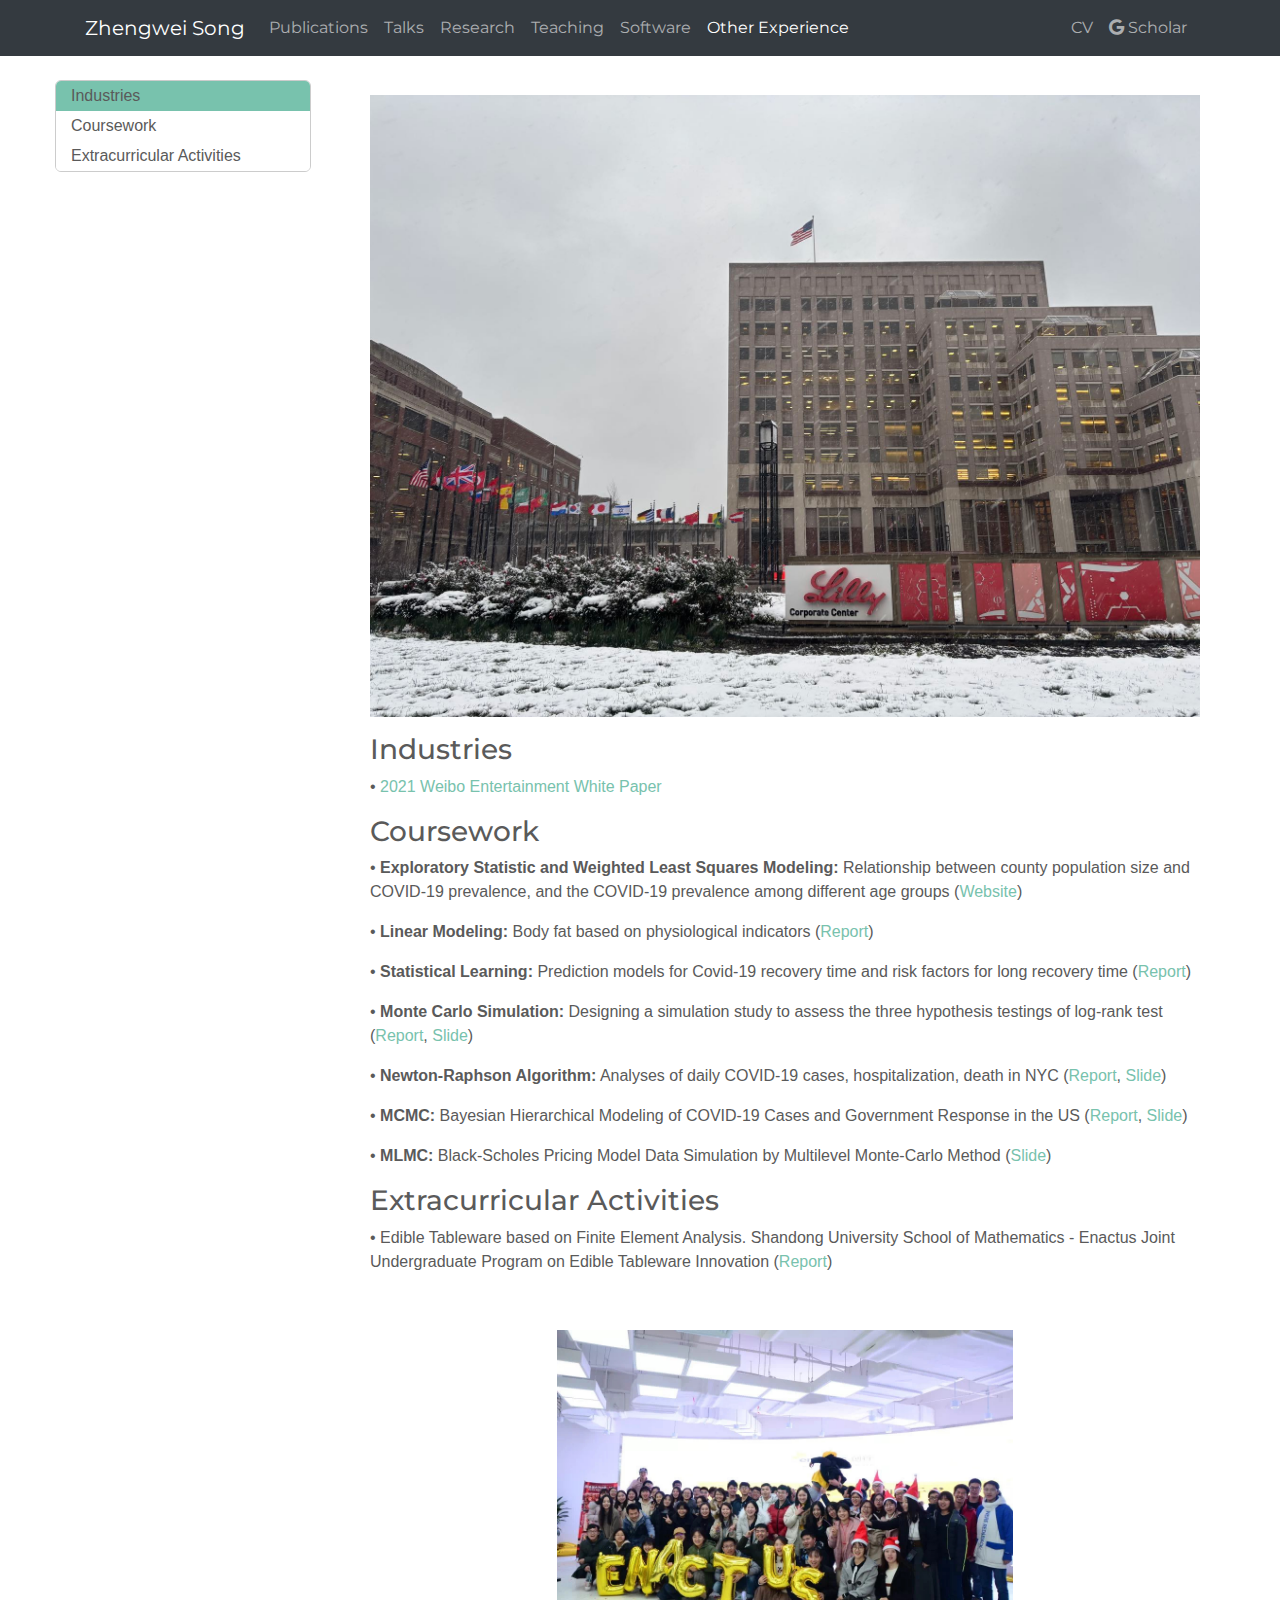
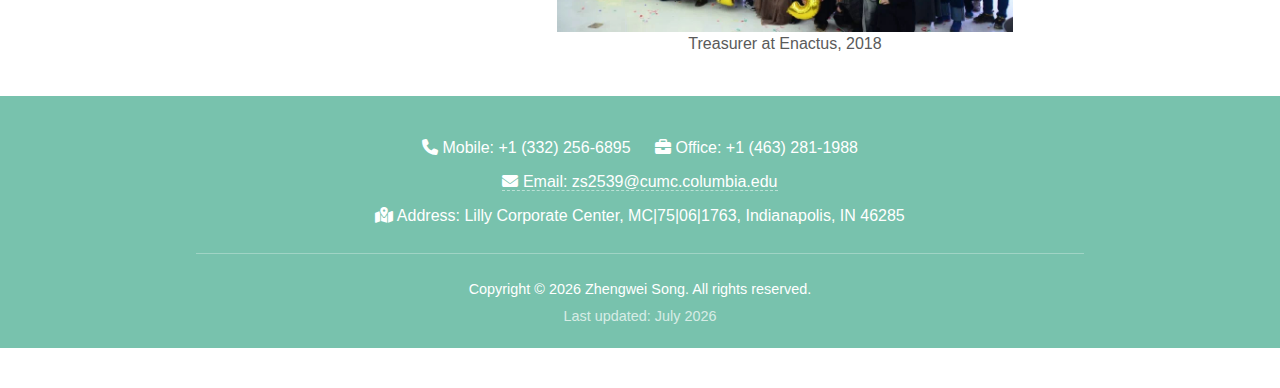
<file: experience_projects.html>
<!DOCTYPE html>

<html>

<head>

<meta charset="utf-8" />
<meta name="generator" content="pandoc" />
<meta http-equiv="X-UA-Compatible" content="IE=EDGE" />




<title>experience_projects.knit</title>

<script src="site_libs/header-attrs-2.29/header-attrs.js"></script>
<script src="site_libs/jquery-3.6.0/jquery-3.6.0.min.js"></script>
<meta name="viewport" content="width=device-width, initial-scale=1, shrink-to-fit=no" />
<link href="site_libs/bootstrap-4.6.0/bootstrap.min.css" rel="stylesheet" />
<script src="site_libs/bootstrap-4.6.0/bootstrap.bundle.min.js"></script>
<script src="site_libs/bs3compat-0.10.0/transition.js"></script>
<script src="site_libs/bs3compat-0.10.0/tabs.js"></script>
<script src="site_libs/bs3compat-0.10.0/bs3compat.js"></script>
<script src="site_libs/jqueryui-1.13.2/jquery-ui.min.js"></script>
<link href="site_libs/tocify-1.9.1/jquery.tocify.css" rel="stylesheet" />
<script src="site_libs/tocify-1.9.1/jquery.tocify.js"></script>
<script src="site_libs/navigation-1.1/tabsets.js"></script>
<link href="site_libs/highlightjs-9.12.0/default.css" rel="stylesheet" />
<script src="site_libs/highlightjs-9.12.0/highlight.js"></script>
<link href="site_libs/font-awesome-6.5.2/css/all.min.css" rel="stylesheet" />
<link href="site_libs/font-awesome-6.5.2/css/v4-shims.min.css" rel="stylesheet" />

<style type="text/css">
  code{white-space: pre-wrap;}
  span.smallcaps{font-variant: small-caps;}
  span.underline{text-decoration: underline;}
  div.column{display: inline-block; vertical-align: top; width: 50%;}
  div.hanging-indent{margin-left: 1.5em; text-indent: -1.5em;}
  ul.task-list{list-style: none;}
    </style>

<style type="text/css">code{white-space: pre;}</style>
<script type="text/javascript">
if (window.hljs) {
  hljs.configure({languages: []});
  hljs.initHighlightingOnLoad();
  if (document.readyState && document.readyState === "complete") {
    window.setTimeout(function() { hljs.initHighlighting(); }, 0);
  }
}
</script>









<style type = "text/css">
.main-container {
  max-width: 940px;
  margin-left: auto;
  margin-right: auto;
}
img {
  max-width:100%;
}
.tabbed-pane {
  padding-top: 12px;
}
.html-widget {
  margin-bottom: 20px;
}
button.code-folding-btn:focus {
  outline: none;
}
summary {
  display: list-item;
}
details > summary > p:only-child {
  display: inline;
}
pre code {
  padding: 0;
}
</style>


<style type="text/css">
.dropdown-submenu {
  position: relative;
}
.dropdown-submenu>.dropdown-menu {
  top: 0;
  left: 100%;
  margin-top: -6px;
  margin-left: -1px;
  border-radius: 0 6px 6px 6px;
}
.dropdown-submenu:hover>.dropdown-menu {
  display: block;
}
.dropdown-submenu>a:after {
  display: block;
  content: " ";
  float: right;
  width: 0;
  height: 0;
  border-color: transparent;
  border-style: solid;
  border-width: 5px 0 5px 5px;
  border-left-color: #cccccc;
  margin-top: 5px;
  margin-right: -10px;
}
.dropdown-submenu:hover>a:after {
  border-left-color: #adb5bd;
}
.dropdown-submenu.pull-left {
  float: none;
}
.dropdown-submenu.pull-left>.dropdown-menu {
  left: -100%;
  margin-left: 10px;
  border-radius: 6px 0 6px 6px;
}
</style>

<script type="text/javascript">
// manage active state of menu based on current page
$(document).ready(function () {
  // active menu anchor
  href = window.location.pathname
  href = href.substr(href.lastIndexOf('/') + 1)
  if (href === "")
    href = "index.html";
  var menuAnchor = $('a[href="' + href + '"]');

  // mark the anchor link active (and if it's in a dropdown, also mark that active)
  var dropdown = menuAnchor.closest('li.dropdown');
  if (window.bootstrap) { // Bootstrap 4+
    menuAnchor.addClass('active');
    dropdown.find('> .dropdown-toggle').addClass('active');
  } else { // Bootstrap 3
    menuAnchor.parent().addClass('active');
    dropdown.addClass('active');
  }

  // Navbar adjustments
  var navHeight = $(".navbar").first().height() + 15;
  var style = document.createElement('style');
  var pt = "padding-top: " + navHeight + "px; ";
  var mt = "margin-top: -" + navHeight + "px; ";
  var css = "";
  // offset scroll position for anchor links (for fixed navbar)
  for (var i = 1; i <= 6; i++) {
    css += ".section h" + i + "{ " + pt + mt + "}\n";
  }
  style.innerHTML = "body {" + pt + "padding-bottom: 40px; }\n" + css;
  document.head.appendChild(style);
});
</script>

<!-- tabsets -->

<style type="text/css">
.tabset-dropdown > .nav-tabs {
  display: inline-table;
  max-height: 500px;
  min-height: 44px;
  overflow-y: auto;
  border: 1px solid #ddd;
  border-radius: 4px;
}

.tabset-dropdown > .nav-tabs > li.active:before, .tabset-dropdown > .nav-tabs.nav-tabs-open:before {
  content: "\e259";
  font-family: 'Glyphicons Halflings';
  display: inline-block;
  padding: 10px;
  border-right: 1px solid #ddd;
}

.tabset-dropdown > .nav-tabs.nav-tabs-open > li.active:before {
  content: "\e258";
  font-family: 'Glyphicons Halflings';
  border: none;
}

.tabset-dropdown > .nav-tabs > li.active {
  display: block;
}

.tabset-dropdown > .nav-tabs > li > a,
.tabset-dropdown > .nav-tabs > li > a:focus,
.tabset-dropdown > .nav-tabs > li > a:hover {
  border: none;
  display: inline-block;
  border-radius: 4px;
  background-color: transparent;
}

.tabset-dropdown > .nav-tabs.nav-tabs-open > li {
  display: block;
  float: none;
}

.tabset-dropdown > .nav-tabs > li {
  display: none;
}
</style>

<!-- code folding -->



<style type="text/css">

#TOC {
  margin: 25px 0px 20px 0px;
}
@media (max-width: 768px) {
#TOC {
  position: relative;
  width: 100%;
}
}

@media print {
.toc-content {
  /* see https://github.com/w3c/csswg-drafts/issues/4434 */
  float: right;
}
}

.toc-content {
  padding-left: 30px;
  padding-right: 40px;
}

div.main-container {
  max-width: 1200px;
}

div.tocify {
  width: 20%;
  max-width: 260px;
  max-height: 85%;
}

@media (min-width: 768px) and (max-width: 991px) {
  div.tocify {
    width: 25%;
  }
}

@media (max-width: 767px) {
  div.tocify {
    width: 100%;
    max-width: none;
  }
}

.tocify ul, .tocify li {
  line-height: 20px;
}

.tocify-subheader .tocify-item {
  font-size: 0.90em;
}

.tocify .list-group-item {
  border-radius: 0px;
}


</style>



</head>

<body>


<div class="container-fluid main-container">


<!-- setup 3col/9col grid for toc_float and main content  -->
<div class="row">
<div class="col-xs-12 col-sm-4 col-md-3">
<div id="TOC" class="tocify">
</div>
</div>

<div class="toc-content col-xs-12 col-sm-8 col-md-9">




<div class="navbar navbar-inverse  navbar-fixed-top" role="navigation">
  <div class="container">
    <div class="navbar-header">
      <button type="button" class="navbar-toggle collapsed" data-toggle="collapse" data-bs-toggle="collapse" data-target="#navbar" data-bs-target="#navbar">
        <span class="icon-bar"></span>
        <span class="icon-bar"></span>
        <span class="icon-bar"></span>
      </button>
      <a class="navbar-brand" href="index.html">Zhengwei Song</a>
    </div>
    <div id="navbar" class="navbar-collapse collapse">
      <ul class="nav navbar-nav">
        <li>
  <a href="publications.html">Publications</a>
</li>
<li>
  <a href="talks.html">Talks</a>
</li>
<li>
  <a href="research.html">Research</a>
</li>
<li>
  <a href="teaching.html">Teaching</a>
</li>
<li>
  <a href="software.html">Software</a>
</li>
<li>
  <a href="experience_projects.html">Other Experience</a>
</li>
      </ul>
      <ul class="nav navbar-nav navbar-right">
        <li>
  <a href="CV/CV_Oct2025.pdf">CV</a>
</li>
<li>
  <a href="https://scholar.google.com/citations?user=VR3M7qoAAAAJ&amp;hl=en">
    <span class="fab fa-google"></span>
     
    Scholar
  </a>
</li>
      </ul>
    </div><!--/.nav-collapse -->
  </div><!--/.container -->
</div><!--/.navbar -->

<div id="header">




</div>


<p> </p>
<div style="text-align: center;">
<p><img src="images/lcc.jpg" style="width:100.0%" /></p>
</div>
<div id="industries" class="section level3">
<h3>Industries</h3>
<p>• <a
href="https://weibo.cn/sinaurl?u=https%3A%2F%2Fv2.rabbitpre.com%2Fm2%2FFw90XhQYdRi">2021
Weibo Entertainment White Paper</a></p>
</div>
<div id="coursework" class="section level3">
<h3>Coursework</h3>
<p>• <strong>Exploratory Statistic and Weighted Least Squares
Modeling:</strong> Relationship between county population size and
COVID-19 prevalence, and the COVID-19 prevalence among different age
groups (<a
href="https://zhengweisong98.github.io/p8105_final_project/">Website</a>)</p>
<p>• <strong>Linear Modeling:</strong> Body fat based on physiological
indicators (<a href="projects/linear%20reg.pdf">Report</a>)</p>
<p>• <strong>Statistical Learning:</strong> Prediction models for
Covid-19 recovery time and risk factors for long recovery time (<a
href="projects/statistical%20learning.pdf">Report</a>)</p>
<p>• <strong>Monte Carlo Simulation:</strong> Designing a simulation
study to assess the three hypothesis testings of log-rank test (<a
href="projects/MC%20simulation%20report.pdf">Report</a>, <a
href="projects/MC%20simulation.pdf">Slide</a>)</p>
<p>• <strong>Newton-Raphson Algorithm:</strong> Analyses of daily
COVID-19 cases, hospitalization, death in NYC (<a
href="projects/Newton%20report_self.pdf">Report</a>, <a
href="projects/Newton_self.pdf">Slide</a>)</p>
<p>• <strong>MCMC:</strong> Bayesian Hierarchical Modeling of COVID-19
Cases and Government Response in the US (<a
href="projects/MCMC%20report.pdf">Report</a>, <a
href="projects/MCMC_self.pdf">Slide</a>)</p>
<p>• <strong>MLMC:</strong> Black-Scholes Pricing Model Data Simulation
by Multilevel Monte-Carlo Method (<a
href="projects/mlmc.pdf">Slide</a>)</p>
</div>
<div id="extracurricular-activities" class="section level3">
<h3>Extracurricular Activities</h3>
<p>• Edible Tableware based on Finite Element Analysis. Shandong
University School of Mathematics - Enactus Joint Undergraduate Program
on Edible Tableware Innovation (<a
href="projects/edible%20tableware%20result.pdf">Report</a>)</p>
<p> </p>
<div style="text-align: center;">
<div class="float">
<img src="images/enactus.jpg" style="width:55.0%"
alt="Treasurer at Enactus, 2018" />
<div class="figcaption">Treasurer at Enactus, 2018</div>
</div>
</div>
<p> </p>
</div>

<footer id="site-footer" class="bg-primary text-white" style="width: 100%; padding-top: 40px; padding-bottom: 20px;">
    
    <div class="container">
        
        <div style="text-align: center; margin-bottom: 20px;">
            
            <p style="margin-bottom: 10px; font-size: 1rem;">
                <span style="margin-right: 20px;">
                    <i class="fas fa-phone"></i> Mobile: +1 (332) 256-6895
                </span>
                <span>
                    <i class="fa-solid fa-briefcase"></i> Office: +1 (463) 281-1988
                </span>
            </p>

            <p style="margin-bottom: 10px;">
                <a href="mailto:zs2539@cumc.columbia.edu" style="color: white; text-decoration: none; border-bottom: 1px dashed rgba(255,255,255,0.5);">
                    <i class="fas fa-envelope"></i> Email: zs2539@cumc.columbia.edu
                </a>
            </p>

            <p style="margin-bottom: 0;">
                <i class="fa-solid fa-map-location-dot"></i> Address: Lilly Corporate Center, MC|75|06|1763, Indianapolis, IN 46285
            </p>

        </div>

        <hr style="border-color: rgba(255,255,255,0.3); margin: 25px auto; width: 80%;">

        <div style="text-align: center; font-size: 0.9em;">
            <p style="margin-bottom: 5px;">
                Copyright &copy; <span id="copyright-year"></span> Zhengwei Song. All rights reserved.
            </p>
            <p style="margin-bottom: 0; opacity: 0.7;">
                Last updated: <span id="last-updated"></span>
            </p>
        </div>

    </div>
</footer>

<script>
    // 1. 搬运 Footer：将其移出 main-container，放到 body 的最后，实现全屏宽度
    document.addEventListener("DOMContentLoaded", function() {
        var footer = document.getElementById('site-footer');
        document.body.appendChild(footer);
    });

    // 2. 自动更新时间
    document.getElementById('copyright-year').textContent = new Date().getFullYear();
    
    var date = new Date(document.lastModified);
    var options = { year: 'numeric', month: 'long' };
    document.getElementById('last-updated').textContent = date.toLocaleDateString('en-US', options);
</script>


</div>
</div>

</div>

<script>

// add bootstrap table styles to pandoc tables
function bootstrapStylePandocTables() {
  $('tr.odd').parent('tbody').parent('table').addClass('table table-condensed');
}
$(document).ready(function () {
  bootstrapStylePandocTables();
});


</script>

<!-- tabsets -->

<script>
$(document).ready(function () {
  window.buildTabsets("TOC");
});

$(document).ready(function () {
  $('.tabset-dropdown > .nav-tabs > li').click(function () {
    $(this).parent().toggleClass('nav-tabs-open');
  });
});
</script>

<!-- code folding -->

<script>
$(document).ready(function ()  {

    // temporarily add toc-ignore selector to headers for the consistency with Pandoc
    $('.unlisted.unnumbered').addClass('toc-ignore')

    // move toc-ignore selectors from section div to header
    $('div.section.toc-ignore')
        .removeClass('toc-ignore')
        .children('h1,h2,h3,h4,h5').addClass('toc-ignore');

    // establish options
    var options = {
      selectors: "h1,h2,h3",
      theme: "bootstrap3",
      context: '.toc-content',
      hashGenerator: function (text) {
        return text.replace(/[.\\/?&!#<>]/g, '').replace(/\s/g, '_');
      },
      ignoreSelector: ".toc-ignore",
      scrollTo: 0
    };
    options.showAndHide = true;
    options.smoothScroll = true;

    // tocify
    var toc = $("#TOC").tocify(options).data("toc-tocify");
});
</script>

<!-- dynamically load mathjax for compatibility with self-contained -->
<script>
  (function () {
    var script = document.createElement("script");
    script.type = "text/javascript";
    script.src  = "https://mathjax.rstudio.com/latest/MathJax.js?config=TeX-AMS-MML_HTMLorMML";
    document.getElementsByTagName("head")[0].appendChild(script);
  })();
</script>

</body>
</html>
</file>
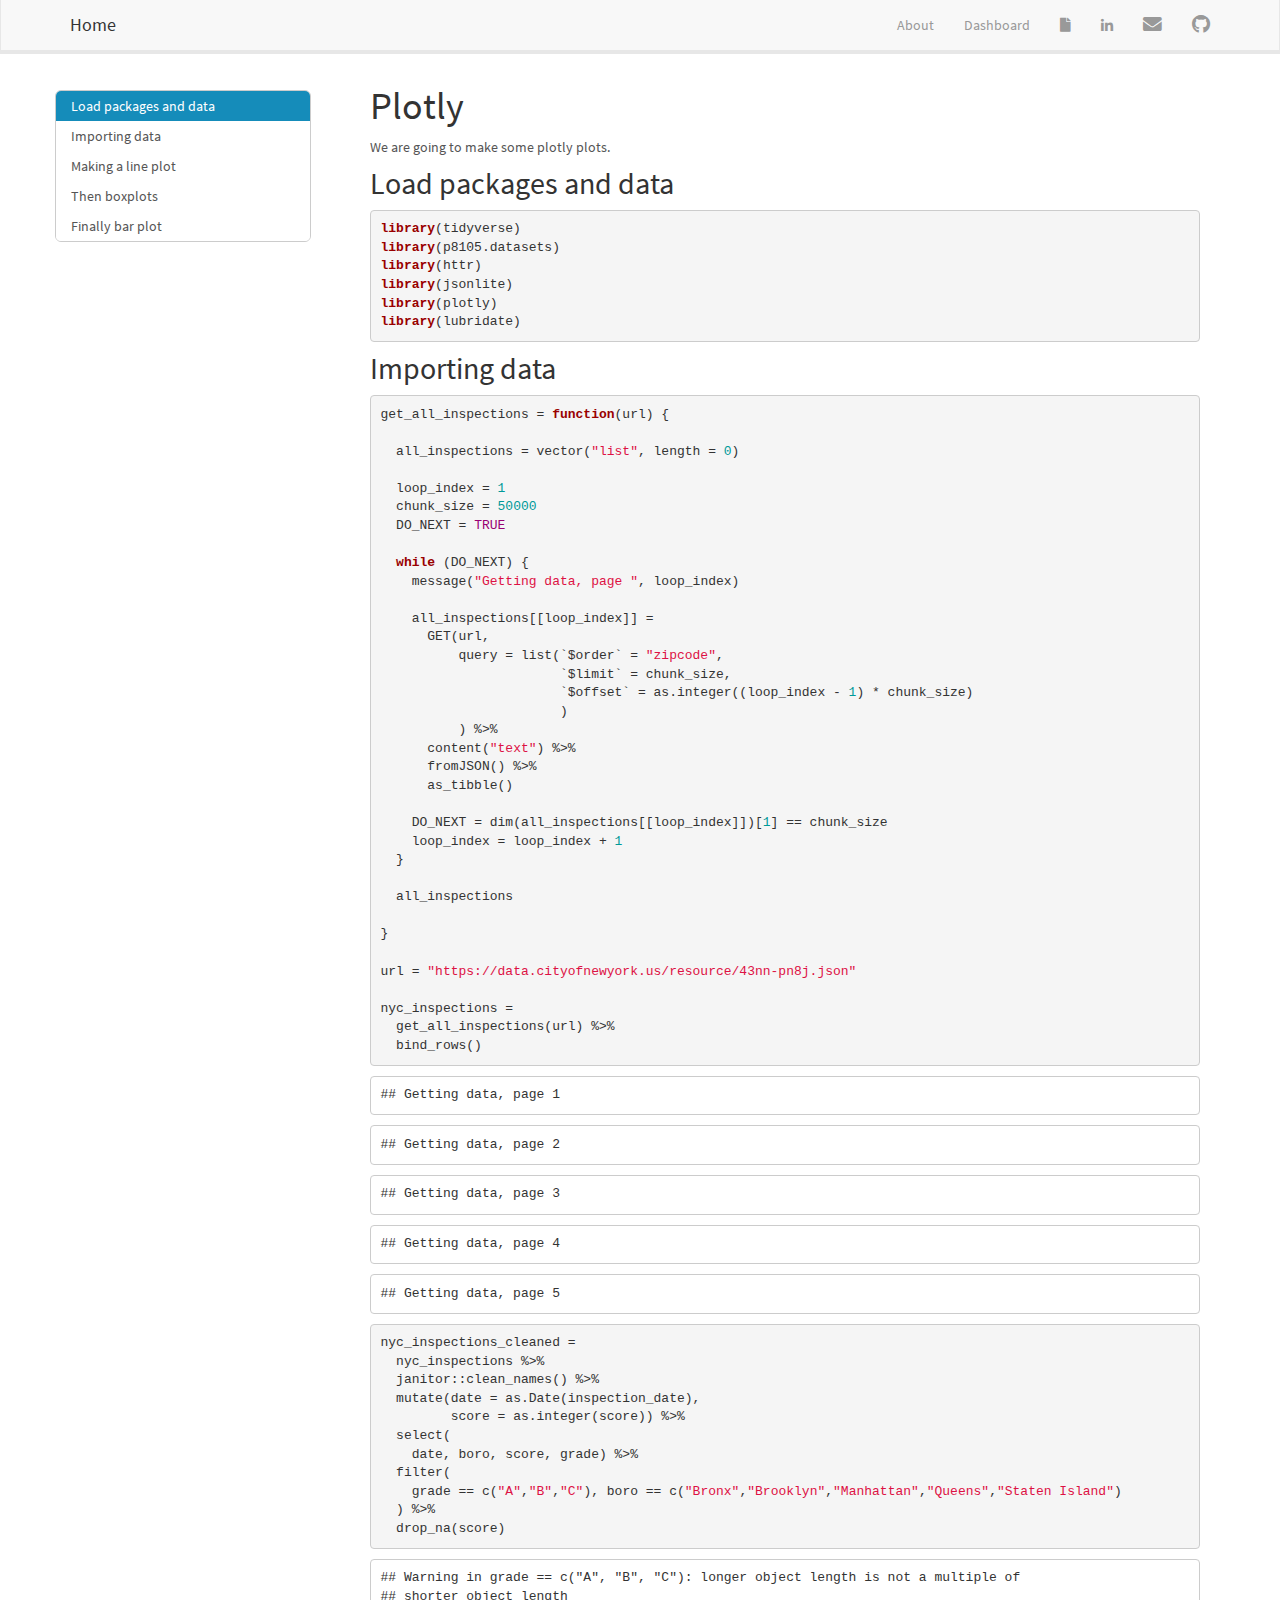
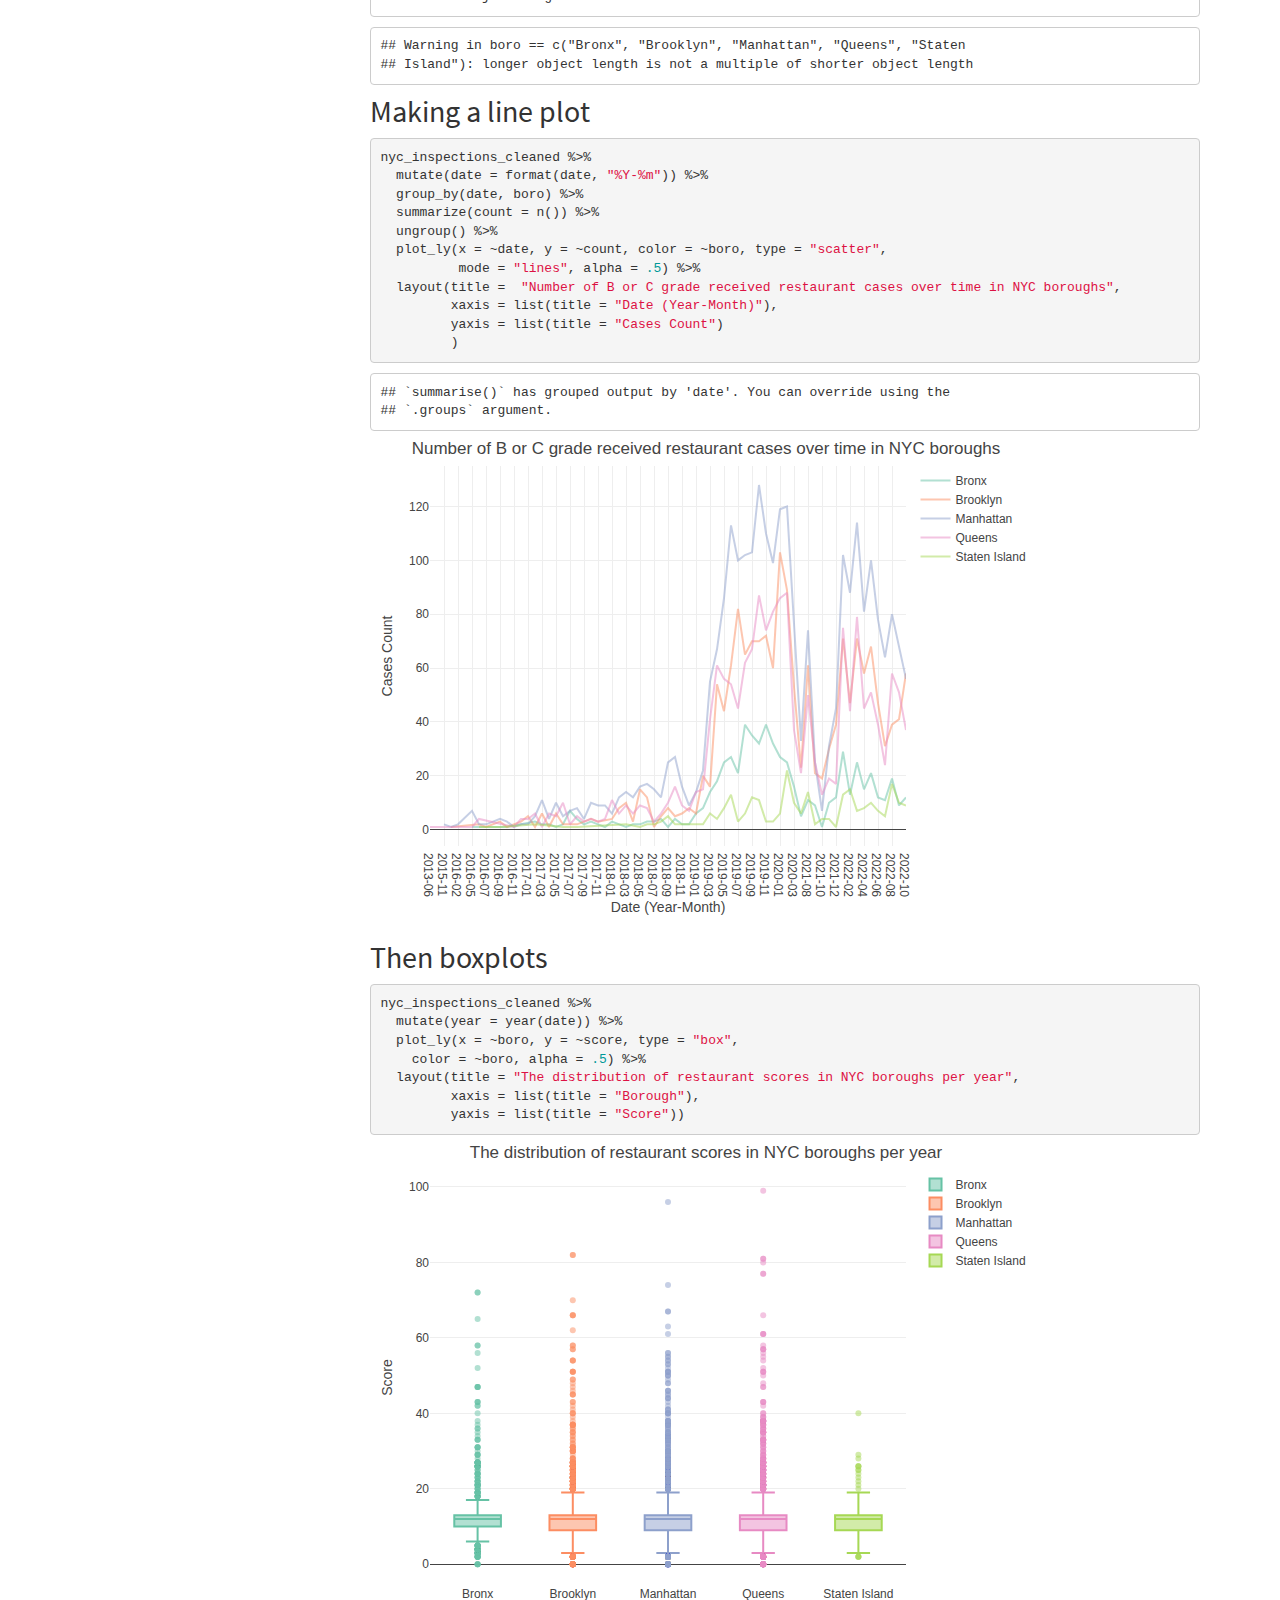
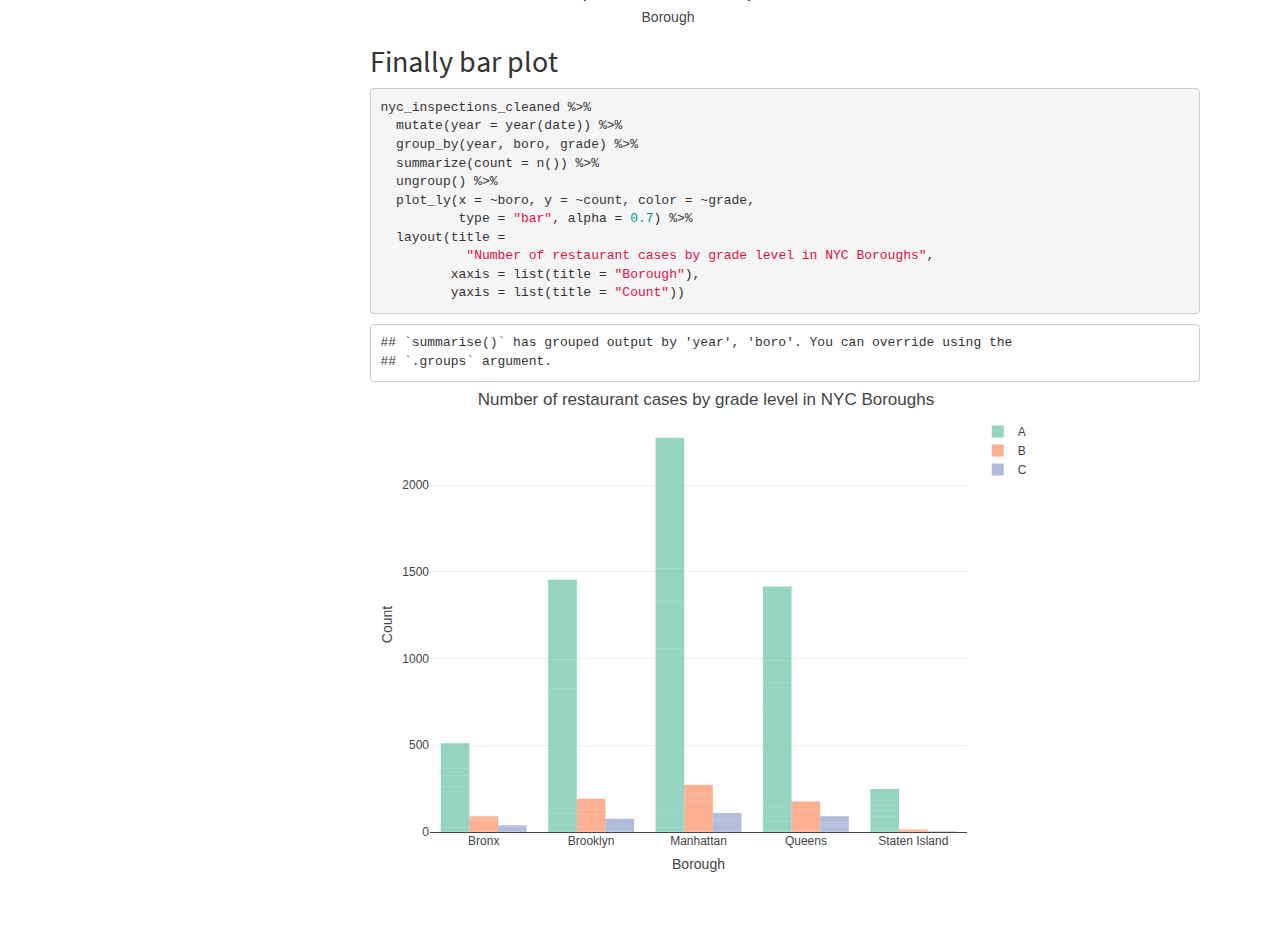
<file: plotly.html>
<!DOCTYPE html>

<html>

<head>

<meta charset="utf-8" />
<meta name="generator" content="pandoc" />
<meta http-equiv="X-UA-Compatible" content="IE=EDGE" />




<title>Plotly</title>

<script src="site_libs/header-attrs-2.16/header-attrs.js"></script>
<script src="site_libs/jquery-3.6.0/jquery-3.6.0.min.js"></script>
<meta name="viewport" content="width=device-width, initial-scale=1" />
<link href="site_libs/bootstrap-3.3.5/css/lumen.min.css" rel="stylesheet" />
<script src="site_libs/bootstrap-3.3.5/js/bootstrap.min.js"></script>
<script src="site_libs/bootstrap-3.3.5/shim/html5shiv.min.js"></script>
<script src="site_libs/bootstrap-3.3.5/shim/respond.min.js"></script>
<style>h1 {font-size: 34px;}
       h1.title {font-size: 38px;}
       h2 {font-size: 30px;}
       h3 {font-size: 24px;}
       h4 {font-size: 18px;}
       h5 {font-size: 16px;}
       h6 {font-size: 12px;}
       code {color: inherit; background-color: rgba(0, 0, 0, 0.04);}
       pre:not([class]) { background-color: white }</style>
<script src="site_libs/jqueryui-1.11.4/jquery-ui.min.js"></script>
<link href="site_libs/tocify-1.9.1/jquery.tocify.css" rel="stylesheet" />
<script src="site_libs/tocify-1.9.1/jquery.tocify.js"></script>
<script src="site_libs/navigation-1.1/tabsets.js"></script>
<link href="site_libs/highlightjs-9.12.0/default.css" rel="stylesheet" />
<script src="site_libs/highlightjs-9.12.0/highlight.js"></script>
<script src="site_libs/htmlwidgets-1.5.4/htmlwidgets.js"></script>
<script src="site_libs/plotly-binding-4.10.0/plotly.js"></script>
<script src="site_libs/typedarray-0.1/typedarray.min.js"></script>
<link href="site_libs/crosstalk-1.2.0/css/crosstalk.min.css" rel="stylesheet" />
<script src="site_libs/crosstalk-1.2.0/js/crosstalk.min.js"></script>
<link href="site_libs/plotly-htmlwidgets-css-2.5.1/plotly-htmlwidgets.css" rel="stylesheet" />
<script src="site_libs/plotly-main-2.5.1/plotly-latest.min.js"></script>
<link href="site_libs/font-awesome-5.1.0/css/all.css" rel="stylesheet" />
<link href="site_libs/font-awesome-5.1.0/css/v4-shims.css" rel="stylesheet" />

<style type="text/css">
  code{white-space: pre-wrap;}
  span.smallcaps{font-variant: small-caps;}
  span.underline{text-decoration: underline;}
  div.column{display: inline-block; vertical-align: top; width: 50%;}
  div.hanging-indent{margin-left: 1.5em; text-indent: -1.5em;}
  ul.task-list{list-style: none;}
    </style>

<style type="text/css">code{white-space: pre;}</style>
<script type="text/javascript">
if (window.hljs) {
  hljs.configure({languages: []});
  hljs.initHighlightingOnLoad();
  if (document.readyState && document.readyState === "complete") {
    window.setTimeout(function() { hljs.initHighlighting(); }, 0);
  }
}
</script>









<style type = "text/css">
.main-container {
  max-width: 940px;
  margin-left: auto;
  margin-right: auto;
}
img {
  max-width:100%;
}
.tabbed-pane {
  padding-top: 12px;
}
.html-widget {
  margin-bottom: 20px;
}
button.code-folding-btn:focus {
  outline: none;
}
summary {
  display: list-item;
}
details > summary > p:only-child {
  display: inline;
}
pre code {
  padding: 0;
}
</style>


<style type="text/css">
.dropdown-submenu {
  position: relative;
}
.dropdown-submenu>.dropdown-menu {
  top: 0;
  left: 100%;
  margin-top: -6px;
  margin-left: -1px;
  border-radius: 0 6px 6px 6px;
}
.dropdown-submenu:hover>.dropdown-menu {
  display: block;
}
.dropdown-submenu>a:after {
  display: block;
  content: " ";
  float: right;
  width: 0;
  height: 0;
  border-color: transparent;
  border-style: solid;
  border-width: 5px 0 5px 5px;
  border-left-color: #cccccc;
  margin-top: 5px;
  margin-right: -10px;
}
.dropdown-submenu:hover>a:after {
  border-left-color: #adb5bd;
}
.dropdown-submenu.pull-left {
  float: none;
}
.dropdown-submenu.pull-left>.dropdown-menu {
  left: -100%;
  margin-left: 10px;
  border-radius: 6px 0 6px 6px;
}
</style>

<script type="text/javascript">
// manage active state of menu based on current page
$(document).ready(function () {
  // active menu anchor
  href = window.location.pathname
  href = href.substr(href.lastIndexOf('/') + 1)
  if (href === "")
    href = "index.html";
  var menuAnchor = $('a[href="' + href + '"]');

  // mark the anchor link active (and if it's in a dropdown, also mark that active)
  var dropdown = menuAnchor.closest('li.dropdown');
  if (window.bootstrap) { // Bootstrap 4+
    menuAnchor.addClass('active');
    dropdown.find('> .dropdown-toggle').addClass('active');
  } else { // Bootstrap 3
    menuAnchor.parent().addClass('active');
    dropdown.addClass('active');
  }

  // Navbar adjustments
  var navHeight = $(".navbar").first().height() + 15;
  var style = document.createElement('style');
  var pt = "padding-top: " + navHeight + "px; ";
  var mt = "margin-top: -" + navHeight + "px; ";
  var css = "";
  // offset scroll position for anchor links (for fixed navbar)
  for (var i = 1; i <= 6; i++) {
    css += ".section h" + i + "{ " + pt + mt + "}\n";
  }
  style.innerHTML = "body {" + pt + "padding-bottom: 40px; }\n" + css;
  document.head.appendChild(style);
});
</script>

<!-- tabsets -->

<style type="text/css">
.tabset-dropdown > .nav-tabs {
  display: inline-table;
  max-height: 500px;
  min-height: 44px;
  overflow-y: auto;
  border: 1px solid #ddd;
  border-radius: 4px;
}

.tabset-dropdown > .nav-tabs > li.active:before {
  content: "";
  font-family: 'Glyphicons Halflings';
  display: inline-block;
  padding: 10px;
  border-right: 1px solid #ddd;
}

.tabset-dropdown > .nav-tabs.nav-tabs-open > li.active:before {
  content: "&#xe258;";
  border: none;
}

.tabset-dropdown > .nav-tabs.nav-tabs-open:before {
  content: "";
  font-family: 'Glyphicons Halflings';
  display: inline-block;
  padding: 10px;
  border-right: 1px solid #ddd;
}

.tabset-dropdown > .nav-tabs > li.active {
  display: block;
}

.tabset-dropdown > .nav-tabs > li > a,
.tabset-dropdown > .nav-tabs > li > a:focus,
.tabset-dropdown > .nav-tabs > li > a:hover {
  border: none;
  display: inline-block;
  border-radius: 4px;
  background-color: transparent;
}

.tabset-dropdown > .nav-tabs.nav-tabs-open > li {
  display: block;
  float: none;
}

.tabset-dropdown > .nav-tabs > li {
  display: none;
}
</style>

<!-- code folding -->



<style type="text/css">

#TOC {
  margin: 25px 0px 20px 0px;
}
@media (max-width: 768px) {
#TOC {
  position: relative;
  width: 100%;
}
}

@media print {
.toc-content {
  /* see https://github.com/w3c/csswg-drafts/issues/4434 */
  float: right;
}
}

.toc-content {
  padding-left: 30px;
  padding-right: 40px;
}

div.main-container {
  max-width: 1200px;
}

div.tocify {
  width: 20%;
  max-width: 260px;
  max-height: 85%;
}

@media (min-width: 768px) and (max-width: 991px) {
  div.tocify {
    width: 25%;
  }
}

@media (max-width: 767px) {
  div.tocify {
    width: 100%;
    max-width: none;
  }
}

.tocify ul, .tocify li {
  line-height: 20px;
}

.tocify-subheader .tocify-item {
  font-size: 0.90em;
}

.tocify .list-group-item {
  border-radius: 0px;
}


</style>



</head>

<body>


<div class="container-fluid main-container">


<!-- setup 3col/9col grid for toc_float and main content  -->
<div class="row">
<div class="col-xs-12 col-sm-4 col-md-3">
<div id="TOC" class="tocify">
</div>
</div>

<div class="toc-content col-xs-12 col-sm-8 col-md-9">




<div class="navbar navbar-default  navbar-fixed-top" role="navigation">
  <div class="container">
    <div class="navbar-header">
      <button type="button" class="navbar-toggle collapsed" data-toggle="collapse" data-bs-toggle="collapse" data-target="#navbar" data-bs-target="#navbar">
        <span class="icon-bar"></span>
        <span class="icon-bar"></span>
        <span class="icon-bar"></span>
      </button>
      <a class="navbar-brand" href="index.html">Home</a>
    </div>
    <div id="navbar" class="navbar-collapse collapse">
      <ul class="nav navbar-nav">
        
      </ul>
      <ul class="nav navbar-nav navbar-right">
        <li>
  <a href="about.html">About</a>
</li>
<li>
  <a href="dashboard.html">Dashboard</a>
</li>
<li>
  <a href="CV/CV_Sep2022.pdf">
    <span class="fa fa-solid fa-file"></span>
     
  </a>
</li>
<li>
  <a href="https://www.linkedin.com/in/zhengwei-song/">
    <span class="fa fa-brands fa-linkedin"></span>
     
  </a>
</li>
<li>
  <a href="mailto:&lt;zs2539@cumc.columbia.com&gt;">
    <span class="fa fa-envelope fa-lg"></span>
     
  </a>
</li>
<li>
  <a href="http://github.com/charksong/">
    <span class="fa fa-github fa-lg"></span>
     
  </a>
</li>
      </ul>
    </div><!--/.nav-collapse -->
  </div><!--/.container -->
</div><!--/.navbar -->

<div id="header">



<h1 class="title toc-ignore">Plotly</h1>

</div>


<p>We are going to make some plotly plots.</p>
<div id="load-packages-and-data" class="section level2">
<h2>Load packages and data</h2>
<pre class="r"><code>library(tidyverse)
library(p8105.datasets)
library(httr)
library(jsonlite)
library(plotly)
library(lubridate)</code></pre>
</div>
<div id="importing-data" class="section level2">
<h2>Importing data</h2>
<pre class="r"><code>get_all_inspections = function(url) {
  
  all_inspections = vector(&quot;list&quot;, length = 0)
  
  loop_index = 1
  chunk_size = 50000
  DO_NEXT = TRUE
  
  while (DO_NEXT) {
    message(&quot;Getting data, page &quot;, loop_index)
    
    all_inspections[[loop_index]] = 
      GET(url,
          query = list(`$order` = &quot;zipcode&quot;,
                       `$limit` = chunk_size,
                       `$offset` = as.integer((loop_index - 1) * chunk_size)
                       )
          ) %&gt;%
      content(&quot;text&quot;) %&gt;%
      fromJSON() %&gt;%
      as_tibble()
    
    DO_NEXT = dim(all_inspections[[loop_index]])[1] == chunk_size
    loop_index = loop_index + 1
  }
  
  all_inspections
  
}

url = &quot;https://data.cityofnewyork.us/resource/43nn-pn8j.json&quot;

nyc_inspections = 
  get_all_inspections(url) %&gt;%
  bind_rows() </code></pre>
<pre><code>## Getting data, page 1</code></pre>
<pre><code>## Getting data, page 2</code></pre>
<pre><code>## Getting data, page 3</code></pre>
<pre><code>## Getting data, page 4</code></pre>
<pre><code>## Getting data, page 5</code></pre>
<pre class="r"><code>nyc_inspections_cleaned =
  nyc_inspections %&gt;%
  janitor::clean_names() %&gt;%
  mutate(date = as.Date(inspection_date),
         score = as.integer(score)) %&gt;%
  select(
    date, boro, score, grade) %&gt;%
  filter(
    grade == c(&quot;A&quot;,&quot;B&quot;,&quot;C&quot;), boro == c(&quot;Bronx&quot;,&quot;Brooklyn&quot;,&quot;Manhattan&quot;,&quot;Queens&quot;,&quot;Staten Island&quot;)
  ) %&gt;%
  drop_na(score)</code></pre>
<pre><code>## Warning in grade == c(&quot;A&quot;, &quot;B&quot;, &quot;C&quot;): longer object length is not a multiple of
## shorter object length</code></pre>
<pre><code>## Warning in boro == c(&quot;Bronx&quot;, &quot;Brooklyn&quot;, &quot;Manhattan&quot;, &quot;Queens&quot;, &quot;Staten
## Island&quot;): longer object length is not a multiple of shorter object length</code></pre>
</div>
<div id="making-a-line-plot" class="section level2">
<h2>Making a line plot</h2>
<pre class="r"><code>nyc_inspections_cleaned %&gt;%
  mutate(date = format(date, &quot;%Y-%m&quot;)) %&gt;%
  group_by(date, boro) %&gt;%
  summarize(count = n()) %&gt;%
  ungroup() %&gt;%
  plot_ly(x = ~date, y = ~count, color = ~boro, type = &quot;scatter&quot;, 
          mode = &quot;lines&quot;, alpha = .5) %&gt;%
  layout(title =  &quot;Number of B or C grade received restaurant cases over time in NYC boroughs&quot;,
         xaxis = list(title = &quot;Date (Year-Month)&quot;),
         yaxis = list(title = &quot;Cases Count&quot;)
         )</code></pre>
<pre><code>## `summarise()` has grouped output by &#39;date&#39;. You can override using the
## `.groups` argument.</code></pre>
<div id="htmlwidget-a458a9a3d4708d989105" style="width:672px;height:480px;" class="plotly html-widget"></div>
<script type="application/json" data-for="htmlwidget-a458a9a3d4708d989105">{"x":{"visdat":{"118879514a0e":["function () ","plotlyVisDat"]},"cur_data":"118879514a0e","attrs":{"118879514a0e":{"x":{},"y":{},"mode":"lines","color":{},"alpha":0.5,"alpha_stroke":1,"sizes":[10,100],"spans":[1,20],"type":"scatter"}},"layout":{"margin":{"b":40,"l":60,"t":25,"r":10},"title":"Number of B or C grade received restaurant cases over time in NYC boroughs","xaxis":{"domain":[0,1],"automargin":true,"title":"Date (Year-Month)","type":"category","categoryorder":"array","categoryarray":["2013-06","2015-07","2015-11","2016-01","2016-02","2016-03","2016-05","2016-06","2016-07","2016-08","2016-09","2016-10","2016-11","2016-12","2017-01","2017-02","2017-03","2017-04","2017-05","2017-06","2017-07","2017-08","2017-09","2017-10","2017-11","2017-12","2018-01","2018-02","2018-03","2018-04","2018-05","2018-06","2018-07","2018-08","2018-09","2018-10","2018-11","2018-12","2019-01","2019-02","2019-03","2019-04","2019-05","2019-06","2019-07","2019-08","2019-09","2019-10","2019-11","2019-12","2020-01","2020-02","2020-03","2021-07","2021-08","2021-09","2021-10","2021-11","2021-12","2022-01","2022-02","2022-03","2022-04","2022-05","2022-06","2022-07","2022-08","2022-09","2022-10"]},"yaxis":{"domain":[0,1],"automargin":true,"title":"Cases Count"},"hovermode":"closest","showlegend":true},"source":"A","config":{"modeBarButtonsToAdd":["hoverclosest","hovercompare"],"showSendToCloud":false},"data":[{"x":["2016-05","2016-06","2016-10","2016-12","2017-02","2017-03","2017-04","2017-05","2017-06","2017-07","2017-08","2017-09","2017-10","2017-11","2017-12","2018-01","2018-02","2018-03","2018-04","2018-05","2018-06","2018-07","2018-08","2018-09","2018-10","2018-11","2018-12","2019-01","2019-02","2019-03","2019-04","2019-05","2019-06","2019-07","2019-08","2019-09","2019-10","2019-11","2019-12","2020-01","2020-02","2020-03","2021-07","2021-08","2021-09","2021-10","2021-11","2021-12","2022-01","2022-02","2022-03","2022-04","2022-05","2022-06","2022-07","2022-08","2022-09","2022-10"],"y":[1,1,1,2,3,2,2,1,2,7,4,2,3,2,1,3,2,1,2,2,3,3,4,1,4,2,2,6,8,14,18,25,27,21,39,35,32,39,32,27,25,16,5,11,9,1,10,12,29,13,25,15,21,12,11,19,9,12],"mode":"lines","type":"scatter","name":"Bronx","marker":{"color":"rgba(102,194,165,0.5)","line":{"color":"rgba(102,194,165,1)"}},"textfont":{"color":"rgba(102,194,165,0.5)"},"error_y":{"color":"rgba(102,194,165,0.5)"},"error_x":{"color":"rgba(102,194,165,0.5)"},"line":{"color":"rgba(102,194,165,0.5)"},"xaxis":"x","yaxis":"y","frame":null},{"x":["2016-01","2016-06","2016-07","2016-09","2016-10","2016-11","2016-12","2017-01","2017-02","2017-03","2017-04","2017-05","2017-06","2017-07","2017-08","2017-09","2017-10","2017-11","2018-01","2018-02","2018-03","2018-04","2018-05","2018-06","2018-07","2018-08","2018-09","2018-10","2018-11","2018-12","2019-01","2019-02","2019-03","2019-04","2019-05","2019-06","2019-07","2019-08","2019-09","2019-10","2019-11","2019-12","2020-01","2020-02","2020-03","2021-07","2021-08","2021-09","2021-10","2021-11","2021-12","2022-01","2022-02","2022-03","2022-04","2022-05","2022-06","2022-07","2022-08","2022-09","2022-10"],"y":[1,2,1,3,1,2,3,5,1,6,1,6,2,2,2,3,4,3,4,8,10,3,15,12,1,5,8,5,6,8,6,20,16,54,44,61,82,65,70,70,72,60,103,89,53,23,61,21,19,30,39,71,47,71,58,68,47,31,39,41,58],"mode":"lines","type":"scatter","name":"Brooklyn","marker":{"color":"rgba(252,141,98,0.5)","line":{"color":"rgba(252,141,98,1)"}},"textfont":{"color":"rgba(252,141,98,0.5)"},"error_y":{"color":"rgba(252,141,98,0.5)"},"error_x":{"color":"rgba(252,141,98,0.5)"},"line":{"color":"rgba(252,141,98,0.5)"},"xaxis":"x","yaxis":"y","frame":null},{"x":["2015-11","2016-01","2016-02","2016-05","2016-06","2016-07","2016-08","2016-09","2016-10","2016-11","2016-12","2017-01","2017-02","2017-03","2017-04","2017-05","2017-06","2017-07","2017-08","2017-09","2017-10","2017-11","2017-12","2018-01","2018-02","2018-03","2018-04","2018-05","2018-06","2018-07","2018-08","2018-09","2018-10","2018-11","2018-12","2019-01","2019-02","2019-03","2019-04","2019-05","2019-06","2019-07","2019-08","2019-09","2019-10","2019-11","2019-12","2020-01","2020-02","2020-03","2021-07","2021-08","2021-09","2021-10","2021-11","2021-12","2022-01","2022-02","2022-03","2022-04","2022-05","2022-06","2022-07","2022-08","2022-09","2022-10"],"y":[2,1,2,7,2,2,3,4,3,1,2,2,5,11,4,10,5,7,8,4,10,9,9,6,12,14,12,16,17,15,12,25,27,16,9,14,22,55,67,86,113,100,102,103,128,110,99,119,120,77,33,74,25,7,31,45,102,88,114,81,100,78,64,80,68,56],"mode":"lines","type":"scatter","name":"Manhattan","marker":{"color":"rgba(141,160,203,0.5)","line":{"color":"rgba(141,160,203,1)"}},"textfont":{"color":"rgba(141,160,203,0.5)"},"error_y":{"color":"rgba(141,160,203,0.5)"},"error_x":{"color":"rgba(141,160,203,0.5)"},"line":{"color":"rgba(141,160,203,0.5)"},"xaxis":"x","yaxis":"y","frame":null},{"x":["2013-06","2015-07","2016-03","2016-05","2016-06","2016-11","2016-12","2017-01","2017-02","2017-03","2017-04","2017-05","2017-06","2017-07","2017-08","2017-09","2017-10","2017-11","2017-12","2018-01","2018-02","2018-03","2018-04","2018-05","2018-06","2018-07","2018-08","2018-09","2018-10","2018-11","2018-12","2019-01","2019-02","2019-03","2019-04","2019-05","2019-06","2019-07","2019-08","2019-09","2019-10","2019-11","2019-12","2020-01","2020-02","2020-03","2021-07","2021-08","2021-09","2021-10","2021-11","2021-12","2022-01","2022-02","2022-03","2022-04","2022-05","2022-06","2022-07","2022-08","2022-09","2022-10"],"y":[1,1,1,1,4,1,4,4,6,1,6,5,10,2,5,3,4,3,4,11,6,9,6,9,8,3,6,10,16,9,7,14,15,41,61,56,54,45,62,67,87,74,81,86,88,37,21,50,25,13,19,17,75,44,79,45,51,39,24,58,51,37],"mode":"lines","type":"scatter","name":"Queens","marker":{"color":"rgba(231,138,195,0.5)","line":{"color":"rgba(231,138,195,1)"}},"textfont":{"color":"rgba(231,138,195,0.5)"},"error_y":{"color":"rgba(231,138,195,0.5)"},"error_x":{"color":"rgba(231,138,195,0.5)"},"line":{"color":"rgba(231,138,195,0.5)"},"xaxis":"x","yaxis":"y","frame":null},{"x":["2016-06","2016-08","2016-09","2017-02","2017-06","2017-08","2018-03","2018-05","2018-06","2018-07","2018-08","2018-09","2018-10","2019-01","2019-02","2019-03","2019-04","2019-05","2019-06","2019-07","2019-08","2019-09","2019-10","2019-11","2019-12","2020-01","2020-02","2020-03","2021-07","2021-08","2021-09","2021-10","2021-11","2021-12","2022-01","2022-02","2022-03","2022-04","2022-05","2022-06","2022-07","2022-08","2022-09","2022-10"],"y":[1,1,1,2,1,1,2,1,2,2,3,5,2,2,2,6,4,8,13,3,6,12,11,3,3,6,22,10,6,14,2,4,4,1,13,15,7,8,10,7,5,17,10,9],"mode":"lines","type":"scatter","name":"Staten Island","marker":{"color":"rgba(166,216,84,0.5)","line":{"color":"rgba(166,216,84,1)"}},"textfont":{"color":"rgba(166,216,84,0.5)"},"error_y":{"color":"rgba(166,216,84,0.5)"},"error_x":{"color":"rgba(166,216,84,0.5)"},"line":{"color":"rgba(166,216,84,0.5)"},"xaxis":"x","yaxis":"y","frame":null}],"highlight":{"on":"plotly_click","persistent":false,"dynamic":false,"selectize":false,"opacityDim":0.2,"selected":{"opacity":1},"debounce":0},"shinyEvents":["plotly_hover","plotly_click","plotly_selected","plotly_relayout","plotly_brushed","plotly_brushing","plotly_clickannotation","plotly_doubleclick","plotly_deselect","plotly_afterplot","plotly_sunburstclick"],"base_url":"https://plot.ly"},"evals":[],"jsHooks":[]}</script>
</div>
<div id="then-boxplots" class="section level2">
<h2>Then boxplots</h2>
<pre class="r"><code>nyc_inspections_cleaned %&gt;%
  mutate(year = year(date)) %&gt;%
  plot_ly(x = ~boro, y = ~score, type = &quot;box&quot;,
    color = ~boro, alpha = .5) %&gt;%
  layout(title = &quot;The distribution of restaurant scores in NYC boroughs per year&quot;,
         xaxis = list(title = &quot;Borough&quot;),
         yaxis = list(title = &quot;Score&quot;))</code></pre>
<div id="htmlwidget-82d54d8cbe273ca4a09d" style="width:672px;height:480px;" class="plotly html-widget"></div>
<script type="application/json" data-for="htmlwidget-82d54d8cbe273ca4a09d">{"x":{"visdat":{"1188722b22de":["function () ","plotlyVisDat"]},"cur_data":"1188722b22de","attrs":{"1188722b22de":{"x":{},"y":{},"color":{},"alpha":0.5,"alpha_stroke":1,"sizes":[10,100],"spans":[1,20],"type":"box"}},"layout":{"margin":{"b":40,"l":60,"t":25,"r":10},"title":"The distribution of restaurant scores in NYC boroughs per year","xaxis":{"domain":[0,1],"automargin":true,"title":"Borough","type":"category","categoryorder":"array","categoryarray":["Bronx","Brooklyn","Manhattan","Queens","Staten Island"]},"yaxis":{"domain":[0,1],"automargin":true,"title":"Score"},"hovermode":"closest","showlegend":true},"source":"A","config":{"modeBarButtonsToAdd":["hoverclosest","hovercompare"],"showSendToCloud":false},"data":[{"fillcolor":"rgba(102,194,165,0.5)","x":["Bronx","Bronx","Bronx","Bronx","Bronx","Bronx","Bronx","Bronx","Bronx","Bronx","Bronx","Bronx","Bronx","Bronx","Bronx","Bronx","Bronx","Bronx","Bronx","Bronx","Bronx","Bronx","Bronx","Bronx","Bronx","Bronx","Bronx","Bronx","Bronx","Bronx","Bronx","Bronx","Bronx","Bronx","Bronx","Bronx","Bronx","Bronx","Bronx","Bronx","Bronx","Bronx","Bronx","Bronx","Bronx","Bronx","Bronx","Bronx","Bronx","Bronx","Bronx","Bronx","Bronx","Bronx","Bronx","Bronx","Bronx","Bronx","Bronx","Bronx","Bronx","Bronx","Bronx","Bronx","Bronx","Bronx","Bronx","Bronx","Bronx","Bronx","Bronx","Bronx","Bronx","Bronx","Bronx","Bronx","Bronx","Bronx","Bronx","Bronx","Bronx","Bronx","Bronx","Bronx","Bronx","Bronx","Bronx","Bronx","Bronx","Bronx","Bronx","Bronx","Bronx","Bronx","Bronx","Bronx","Bronx","Bronx","Bronx","Bronx","Bronx","Bronx","Bronx","Bronx","Bronx","Bronx","Bronx","Bronx","Bronx","Bronx","Bronx","Bronx","Bronx","Bronx","Bronx","Bronx","Bronx","Bronx","Bronx","Bronx","Bronx","Bronx","Bronx","Bronx","Bronx","Bronx","Bronx","Bronx","Bronx","Bronx","Bronx","Bronx","Bronx","Bronx","Bronx","Bronx","Bronx","Bronx","Bronx","Bronx","Bronx","Bronx","Bronx","Bronx","Bronx","Bronx","Bronx","Bronx","Bronx","Bronx","Bronx","Bronx","Bronx","Bronx","Bronx","Bronx","Bronx","Bronx","Bronx","Bronx","Bronx","Bronx","Bronx","Bronx","Bronx","Bronx","Bronx","Bronx","Bronx","Bronx","Bronx","Bronx","Bronx","Bronx","Bronx","Bronx","Bronx","Bronx","Bronx","Bronx","Bronx","Bronx","Bronx","Bronx","Bronx","Bronx","Bronx","Bronx","Bronx","Bronx","Bronx","Bronx","Bronx","Bronx","Bronx","Bronx","Bronx","Bronx","Bronx","Bronx","Bronx","Bronx","Bronx","Bronx","Bronx","Bronx","Bronx","Bronx","Bronx","Bronx","Bronx","Bronx","Bronx","Bronx","Bronx","Bronx","Bronx","Bronx","Bronx","Bronx","Bronx","Bronx","Bronx","Bronx","Bronx","Bronx","Bronx","Bronx","Bronx","Bronx","Bronx","Bronx","Bronx","Bronx","Bronx","Bronx","Bronx","Bronx","Bronx","Bronx","Bronx","Bronx","Bronx","Bronx","Bronx","Bronx","Bronx","Bronx","Bronx","Bronx","Bronx","Bronx","Bronx","Bronx","Bronx","Bronx","Bronx","Bronx","Bronx","Bronx","Bronx","Bronx","Bronx","Bronx","Bronx","Bronx","Bronx","Bronx","Bronx","Bronx","Bronx","Bronx","Bronx","Bronx","Bronx","Bronx","Bronx","Bronx","Bronx","Bronx","Bronx","Bronx","Bronx","Bronx","Bronx","Bronx","Bronx","Bronx","Bronx","Bronx","Bronx","Bronx","Bronx","Bronx","Bronx","Bronx","Bronx","Bronx","Bronx","Bronx","Bronx","Bronx","Bronx","Bronx","Bronx","Bronx","Bronx","Bronx","Bronx","Bronx","Bronx","Bronx","Bronx","Bronx","Bronx","Bronx","Bronx","Bronx","Bronx","Bronx","Bronx","Bronx","Bronx","Bronx","Bronx","Bronx","Bronx","Bronx","Bronx","Bronx","Bronx","Bronx","Bronx","Bronx","Bronx","Bronx","Bronx","Bronx","Bronx","Bronx","Bronx","Bronx","Bronx","Bronx","Bronx","Bronx","Bronx","Bronx","Bronx","Bronx","Bronx","Bronx","Bronx","Bronx","Bronx","Bronx","Bronx","Bronx","Bronx","Bronx","Bronx","Bronx","Bronx","Bronx","Bronx","Bronx","Bronx","Bronx","Bronx","Bronx","Bronx","Bronx","Bronx","Bronx","Bronx","Bronx","Bronx","Bronx","Bronx","Bronx","Bronx","Bronx","Bronx","Bronx","Bronx","Bronx","Bronx","Bronx","Bronx","Bronx","Bronx","Bronx","Bronx","Bronx","Bronx","Bronx","Bronx","Bronx","Bronx","Bronx","Bronx","Bronx","Bronx","Bronx","Bronx","Bronx","Bronx","Bronx","Bronx","Bronx","Bronx","Bronx","Bronx","Bronx","Bronx","Bronx","Bronx","Bronx","Bronx","Bronx","Bronx","Bronx","Bronx","Bronx","Bronx","Bronx","Bronx","Bronx","Bronx","Bronx","Bronx","Bronx","Bronx","Bronx","Bronx","Bronx","Bronx","Bronx","Bronx","Bronx","Bronx","Bronx","Bronx","Bronx","Bronx","Bronx","Bronx","Bronx","Bronx","Bronx","Bronx","Bronx","Bronx","Bronx","Bronx","Bronx","Bronx","Bronx","Bronx","Bronx","Bronx","Bronx","Bronx","Bronx","Bronx","Bronx","Bronx","Bronx","Bronx","Bronx","Bronx","Bronx","Bronx","Bronx","Bronx","Bronx","Bronx","Bronx","Bronx","Bronx","Bronx","Bronx","Bronx","Bronx","Bronx","Bronx","Bronx","Bronx","Bronx","Bronx","Bronx","Bronx","Bronx","Bronx","Bronx","Bronx","Bronx","Bronx","Bronx","Bronx","Bronx","Bronx","Bronx","Bronx","Bronx","Bronx","Bronx","Bronx","Bronx","Bronx","Bronx","Bronx","Bronx","Bronx","Bronx","Bronx","Bronx","Bronx","Bronx","Bronx","Bronx","Bronx","Bronx","Bronx","Bronx","Bronx","Bronx","Bronx","Bronx","Bronx","Bronx","Bronx","Bronx","Bronx","Bronx","Bronx","Bronx","Bronx","Bronx","Bronx","Bronx","Bronx","Bronx","Bronx","Bronx","Bronx","Bronx","Bronx","Bronx","Bronx","Bronx","Bronx","Bronx","Bronx","Bronx","Bronx","Bronx","Bronx","Bronx","Bronx","Bronx","Bronx","Bronx","Bronx","Bronx","Bronx","Bronx","Bronx","Bronx","Bronx","Bronx","Bronx","Bronx","Bronx","Bronx","Bronx","Bronx","Bronx","Bronx","Bronx","Bronx","Bronx","Bronx","Bronx","Bronx","Bronx","Bronx","Bronx","Bronx","Bronx","Bronx","Bronx","Bronx","Bronx","Bronx","Bronx","Bronx","Bronx","Bronx","Bronx","Bronx","Bronx","Bronx","Bronx","Bronx","Bronx","Bronx","Bronx","Bronx","Bronx","Bronx","Bronx","Bronx","Bronx","Bronx","Bronx","Bronx","Bronx","Bronx","Bronx","Bronx","Bronx","Bronx","Bronx","Bronx","Bronx","Bronx","Bronx","Bronx","Bronx","Bronx","Bronx","Bronx","Bronx","Bronx","Bronx","Bronx","Bronx","Bronx","Bronx","Bronx"],"y":[9,29,13,12,10,13,13,2,12,13,10,24,12,15,9,11,10,27,9,31,13,9,10,20,11,13,27,12,13,12,27,10,12,8,13,10,12,11,10,11,17,21,5,17,10,13,13,0,9,11,12,10,2,56,13,2,13,12,11,11,7,9,8,11,9,13,12,9,13,13,12,13,13,26,2,13,7,11,12,13,36,26,40,4,5,27,14,12,11,7,12,9,12,12,11,13,21,29,11,9,9,10,27,12,11,11,18,33,12,12,27,9,0,24,27,12,33,7,12,34,12,12,3,24,13,24,12,12,12,10,12,13,0,11,23,13,10,18,7,12,8,9,4,24,12,12,11,12,9,11,13,19,18,13,19,5,8,9,13,9,21,13,20,12,26,12,9,43,12,12,16,12,9,13,12,19,43,9,13,12,9,12,20,13,10,31,4,27,36,12,12,17,13,18,10,7,52,25,6,10,3,4,9,13,12,10,11,5,12,22,10,12,28,13,13,12,10,11,21,12,26,11,12,12,9,12,11,13,12,8,2,13,12,12,11,9,13,11,8,9,13,42,9,12,10,12,9,12,42,5,12,11,10,8,72,12,11,7,11,13,8,11,13,10,58,72,13,7,26,12,14,26,10,12,12,11,12,7,5,13,5,7,12,13,7,12,13,13,13,33,13,13,13,8,9,12,21,4,12,12,13,11,25,13,4,26,13,12,12,26,29,11,11,25,13,12,10,11,4,9,0,58,12,10,6,13,11,13,13,13,2,9,10,7,11,3,8,11,2,12,9,12,12,26,6,6,0,12,13,7,5,4,9,13,9,11,12,3,12,7,8,12,13,11,37,12,12,27,12,27,13,3,10,19,12,19,10,13,12,19,12,12,27,12,4,12,6,10,13,22,3,10,5,12,3,13,6,15,11,21,9,15,3,23,10,12,10,13,13,12,12,9,18,13,18,11,13,10,13,10,3,13,7,13,12,13,9,24,9,11,10,11,20,13,11,7,22,12,12,7,10,6,26,38,11,13,9,11,13,47,19,10,13,12,10,2,10,5,13,13,12,13,12,7,9,12,9,11,12,12,7,12,9,9,13,9,11,13,12,3,3,13,11,12,6,13,9,13,43,26,31,18,12,12,10,29,10,7,11,11,47,35,12,11,19,10,13,3,13,17,12,10,7,13,13,9,10,11,11,9,10,21,13,15,21,9,9,27,12,12,9,11,11,9,3,7,13,18,13,13,5,13,21,11,19,13,7,11,3,10,12,12,11,11,12,9,2,47,47,17,11,9,13,10,12,4,4,12,4,4,17,11,4,12,22,10,12,12,13,8,7,11,15,10,11,22,10,9,10,12,8,12,31,12,12,10,7,11,12,13,12,16,12,23,30,13,10,12,7,12,12,17,10,13,10,12,12,12,13,23,7,13,13,13,65,13,7,10,9,10,10,9,9,26,10,10,12,13,11,16,12],"type":"box","name":"Bronx","marker":{"color":"rgba(102,194,165,0.5)","line":{"color":"rgba(102,194,165,1)"}},"line":{"color":"rgba(102,194,165,1)"},"xaxis":"x","yaxis":"y","frame":null},{"fillcolor":"rgba(252,141,98,0.5)","x":["Brooklyn","Brooklyn","Brooklyn","Brooklyn","Brooklyn","Brooklyn","Brooklyn","Brooklyn","Brooklyn","Brooklyn","Brooklyn","Brooklyn","Brooklyn","Brooklyn","Brooklyn","Brooklyn","Brooklyn","Brooklyn","Brooklyn","Brooklyn","Brooklyn","Brooklyn","Brooklyn","Brooklyn","Brooklyn","Brooklyn","Brooklyn","Brooklyn","Brooklyn","Brooklyn","Brooklyn","Brooklyn","Brooklyn","Brooklyn","Brooklyn","Brooklyn","Brooklyn","Brooklyn","Brooklyn","Brooklyn","Brooklyn","Brooklyn","Brooklyn","Brooklyn","Brooklyn","Brooklyn","Brooklyn","Brooklyn","Brooklyn","Brooklyn","Brooklyn","Brooklyn","Brooklyn","Brooklyn","Brooklyn","Brooklyn","Brooklyn","Brooklyn","Brooklyn","Brooklyn","Brooklyn","Brooklyn","Brooklyn","Brooklyn","Brooklyn","Brooklyn","Brooklyn","Brooklyn","Brooklyn","Brooklyn","Brooklyn","Brooklyn","Brooklyn","Brooklyn","Brooklyn","Brooklyn","Brooklyn","Brooklyn","Brooklyn","Brooklyn","Brooklyn","Brooklyn","Brooklyn","Brooklyn","Brooklyn","Brooklyn","Brooklyn","Brooklyn","Brooklyn","Brooklyn","Brooklyn","Brooklyn","Brooklyn","Brooklyn","Brooklyn","Brooklyn","Brooklyn","Brooklyn","Brooklyn","Brooklyn","Brooklyn","Brooklyn","Brooklyn","Brooklyn","Brooklyn","Brooklyn","Brooklyn","Brooklyn","Brooklyn","Brooklyn","Brooklyn","Brooklyn","Brooklyn","Brooklyn","Brooklyn","Brooklyn","Brooklyn","Brooklyn","Brooklyn","Brooklyn","Brooklyn","Brooklyn","Brooklyn","Brooklyn","Brooklyn","Brooklyn","Brooklyn","Brooklyn","Brooklyn","Brooklyn","Brooklyn","Brooklyn","Brooklyn","Brooklyn","Brooklyn","Brooklyn","Brooklyn","Brooklyn","Brooklyn","Brooklyn","Brooklyn","Brooklyn","Brooklyn","Brooklyn","Brooklyn","Brooklyn","Brooklyn","Brooklyn","Brooklyn","Brooklyn","Brooklyn","Brooklyn","Brooklyn","Brooklyn","Brooklyn","Brooklyn","Brooklyn","Brooklyn","Brooklyn","Brooklyn","Brooklyn","Brooklyn","Brooklyn","Brooklyn","Brooklyn","Brooklyn","Brooklyn","Brooklyn","Brooklyn","Brooklyn","Brooklyn","Brooklyn","Brooklyn","Brooklyn","Brooklyn","Brooklyn","Brooklyn","Brooklyn","Brooklyn","Brooklyn","Brooklyn","Brooklyn","Brooklyn","Brooklyn","Brooklyn","Brooklyn","Brooklyn","Brooklyn","Brooklyn","Brooklyn","Brooklyn","Brooklyn","Brooklyn","Brooklyn","Brooklyn","Brooklyn","Brooklyn","Brooklyn","Brooklyn","Brooklyn","Brooklyn","Brooklyn","Brooklyn","Brooklyn","Brooklyn","Brooklyn","Brooklyn","Brooklyn","Brooklyn","Brooklyn","Brooklyn","Brooklyn","Brooklyn","Brooklyn","Brooklyn","Brooklyn","Brooklyn","Brooklyn","Brooklyn","Brooklyn","Brooklyn","Brooklyn","Brooklyn","Brooklyn","Brooklyn","Brooklyn","Brooklyn","Brooklyn","Brooklyn","Brooklyn","Brooklyn","Brooklyn","Brooklyn","Brooklyn","Brooklyn","Brooklyn","Brooklyn","Brooklyn","Brooklyn","Brooklyn","Brooklyn","Brooklyn","Brooklyn","Brooklyn","Brooklyn","Brooklyn","Brooklyn","Brooklyn","Brooklyn","Brooklyn","Brooklyn","Brooklyn","Brooklyn","Brooklyn","Brooklyn","Brooklyn","Brooklyn","Brooklyn","Brooklyn","Brooklyn","Brooklyn","Brooklyn","Brooklyn","Brooklyn","Brooklyn","Brooklyn","Brooklyn","Brooklyn","Brooklyn","Brooklyn","Brooklyn","Brooklyn","Brooklyn","Brooklyn","Brooklyn","Brooklyn","Brooklyn","Brooklyn","Brooklyn","Brooklyn","Brooklyn","Brooklyn","Brooklyn","Brooklyn","Brooklyn","Brooklyn","Brooklyn","Brooklyn","Brooklyn","Brooklyn","Brooklyn","Brooklyn","Brooklyn","Brooklyn","Brooklyn","Brooklyn","Brooklyn","Brooklyn","Brooklyn","Brooklyn","Brooklyn","Brooklyn","Brooklyn","Brooklyn","Brooklyn","Brooklyn","Brooklyn","Brooklyn","Brooklyn","Brooklyn","Brooklyn","Brooklyn","Brooklyn","Brooklyn","Brooklyn","Brooklyn","Brooklyn","Brooklyn","Brooklyn","Brooklyn","Brooklyn","Brooklyn","Brooklyn","Brooklyn","Brooklyn","Brooklyn","Brooklyn","Brooklyn","Brooklyn","Brooklyn","Brooklyn","Brooklyn","Brooklyn","Brooklyn","Brooklyn","Brooklyn","Brooklyn","Brooklyn","Brooklyn","Brooklyn","Brooklyn","Brooklyn","Brooklyn","Brooklyn","Brooklyn","Brooklyn","Brooklyn","Brooklyn","Brooklyn","Brooklyn","Brooklyn","Brooklyn","Brooklyn","Brooklyn","Brooklyn","Brooklyn","Brooklyn","Brooklyn","Brooklyn","Brooklyn","Brooklyn","Brooklyn","Brooklyn","Brooklyn","Brooklyn","Brooklyn","Brooklyn","Brooklyn","Brooklyn","Brooklyn","Brooklyn","Brooklyn","Brooklyn","Brooklyn","Brooklyn","Brooklyn","Brooklyn","Brooklyn","Brooklyn","Brooklyn","Brooklyn","Brooklyn","Brooklyn","Brooklyn","Brooklyn","Brooklyn","Brooklyn","Brooklyn","Brooklyn","Brooklyn","Brooklyn","Brooklyn","Brooklyn","Brooklyn","Brooklyn","Brooklyn","Brooklyn","Brooklyn","Brooklyn","Brooklyn","Brooklyn","Brooklyn","Brooklyn","Brooklyn","Brooklyn","Brooklyn","Brooklyn","Brooklyn","Brooklyn","Brooklyn","Brooklyn","Brooklyn","Brooklyn","Brooklyn","Brooklyn","Brooklyn","Brooklyn","Brooklyn","Brooklyn","Brooklyn","Brooklyn","Brooklyn","Brooklyn","Brooklyn","Brooklyn","Brooklyn","Brooklyn","Brooklyn","Brooklyn","Brooklyn","Brooklyn","Brooklyn","Brooklyn","Brooklyn","Brooklyn","Brooklyn","Brooklyn","Brooklyn","Brooklyn","Brooklyn","Brooklyn","Brooklyn","Brooklyn","Brooklyn","Brooklyn","Brooklyn","Brooklyn","Brooklyn","Brooklyn","Brooklyn","Brooklyn","Brooklyn","Brooklyn","Brooklyn","Brooklyn","Brooklyn","Brooklyn","Brooklyn","Brooklyn","Brooklyn","Brooklyn","Brooklyn","Brooklyn","Brooklyn","Brooklyn","Brooklyn","Brooklyn","Brooklyn","Brooklyn","Brooklyn","Brooklyn","Brooklyn","Brooklyn","Brooklyn","Brooklyn","Brooklyn","Brooklyn","Brooklyn","Brooklyn","Brooklyn","Brooklyn","Brooklyn","Brooklyn","Brooklyn","Brooklyn","Brooklyn","Brooklyn","Brooklyn","Brooklyn","Brooklyn","Brooklyn","Brooklyn","Brooklyn","Brooklyn","Brooklyn","Brooklyn","Brooklyn","Brooklyn","Brooklyn","Brooklyn","Brooklyn","Brooklyn","Brooklyn","Brooklyn","Brooklyn","Brooklyn","Brooklyn","Brooklyn","Brooklyn","Brooklyn","Brooklyn","Brooklyn","Brooklyn","Brooklyn","Brooklyn","Brooklyn","Brooklyn","Brooklyn","Brooklyn","Brooklyn","Brooklyn","Brooklyn","Brooklyn","Brooklyn","Brooklyn","Brooklyn","Brooklyn","Brooklyn","Brooklyn","Brooklyn","Brooklyn","Brooklyn","Brooklyn","Brooklyn","Brooklyn","Brooklyn","Brooklyn","Brooklyn","Brooklyn","Brooklyn","Brooklyn","Brooklyn","Brooklyn","Brooklyn","Brooklyn","Brooklyn","Brooklyn","Brooklyn","Brooklyn","Brooklyn","Brooklyn","Brooklyn","Brooklyn","Brooklyn","Brooklyn","Brooklyn","Brooklyn","Brooklyn","Brooklyn","Brooklyn","Brooklyn","Brooklyn","Brooklyn","Brooklyn","Brooklyn","Brooklyn","Brooklyn","Brooklyn","Brooklyn","Brooklyn","Brooklyn","Brooklyn","Brooklyn","Brooklyn","Brooklyn","Brooklyn","Brooklyn","Brooklyn","Brooklyn","Brooklyn","Brooklyn","Brooklyn","Brooklyn","Brooklyn","Brooklyn","Brooklyn","Brooklyn","Brooklyn","Brooklyn","Brooklyn","Brooklyn","Brooklyn","Brooklyn","Brooklyn","Brooklyn","Brooklyn","Brooklyn","Brooklyn","Brooklyn","Brooklyn","Brooklyn","Brooklyn","Brooklyn","Brooklyn","Brooklyn","Brooklyn","Brooklyn","Brooklyn","Brooklyn","Brooklyn","Brooklyn","Brooklyn","Brooklyn","Brooklyn","Brooklyn","Brooklyn","Brooklyn","Brooklyn","Brooklyn","Brooklyn","Brooklyn","Brooklyn","Brooklyn","Brooklyn","Brooklyn","Brooklyn","Brooklyn","Brooklyn","Brooklyn","Brooklyn","Brooklyn","Brooklyn","Brooklyn","Brooklyn","Brooklyn","Brooklyn","Brooklyn","Brooklyn","Brooklyn","Brooklyn","Brooklyn","Brooklyn","Brooklyn","Brooklyn","Brooklyn","Brooklyn","Brooklyn","Brooklyn","Brooklyn","Brooklyn","Brooklyn","Brooklyn","Brooklyn","Brooklyn","Brooklyn","Brooklyn","Brooklyn","Brooklyn","Brooklyn","Brooklyn","Brooklyn","Brooklyn","Brooklyn","Brooklyn","Brooklyn","Brooklyn","Brooklyn","Brooklyn","Brooklyn","Brooklyn","Brooklyn","Brooklyn","Brooklyn","Brooklyn","Brooklyn","Brooklyn","Brooklyn","Brooklyn","Brooklyn","Brooklyn","Brooklyn","Brooklyn","Brooklyn","Brooklyn","Brooklyn","Brooklyn","Brooklyn","Brooklyn","Brooklyn","Brooklyn","Brooklyn","Brooklyn","Brooklyn","Brooklyn","Brooklyn","Brooklyn","Brooklyn","Brooklyn","Brooklyn","Brooklyn","Brooklyn","Brooklyn","Brooklyn","Brooklyn","Brooklyn","Brooklyn","Brooklyn","Brooklyn","Brooklyn","Brooklyn","Brooklyn","Brooklyn","Brooklyn","Brooklyn","Brooklyn","Brooklyn","Brooklyn","Brooklyn","Brooklyn","Brooklyn","Brooklyn","Brooklyn","Brooklyn","Brooklyn","Brooklyn","Brooklyn","Brooklyn","Brooklyn","Brooklyn","Brooklyn","Brooklyn","Brooklyn","Brooklyn","Brooklyn","Brooklyn","Brooklyn","Brooklyn","Brooklyn","Brooklyn","Brooklyn","Brooklyn","Brooklyn","Brooklyn","Brooklyn","Brooklyn","Brooklyn","Brooklyn","Brooklyn","Brooklyn","Brooklyn","Brooklyn","Brooklyn","Brooklyn","Brooklyn","Brooklyn","Brooklyn","Brooklyn","Brooklyn","Brooklyn","Brooklyn","Brooklyn","Brooklyn","Brooklyn","Brooklyn","Brooklyn","Brooklyn","Brooklyn","Brooklyn","Brooklyn","Brooklyn","Brooklyn","Brooklyn","Brooklyn","Brooklyn","Brooklyn","Brooklyn","Brooklyn","Brooklyn","Brooklyn","Brooklyn","Brooklyn","Brooklyn","Brooklyn","Brooklyn","Brooklyn","Brooklyn","Brooklyn","Brooklyn","Brooklyn","Brooklyn","Brooklyn","Brooklyn","Brooklyn","Brooklyn","Brooklyn","Brooklyn","Brooklyn","Brooklyn","Brooklyn","Brooklyn","Brooklyn","Brooklyn","Brooklyn","Brooklyn","Brooklyn","Brooklyn","Brooklyn","Brooklyn","Brooklyn","Brooklyn","Brooklyn","Brooklyn","Brooklyn","Brooklyn","Brooklyn","Brooklyn","Brooklyn","Brooklyn","Brooklyn","Brooklyn","Brooklyn","Brooklyn","Brooklyn","Brooklyn","Brooklyn","Brooklyn","Brooklyn","Brooklyn","Brooklyn","Brooklyn","Brooklyn","Brooklyn","Brooklyn","Brooklyn","Brooklyn","Brooklyn","Brooklyn","Brooklyn","Brooklyn","Brooklyn","Brooklyn","Brooklyn","Brooklyn","Brooklyn","Brooklyn","Brooklyn","Brooklyn","Brooklyn","Brooklyn","Brooklyn","Brooklyn","Brooklyn","Brooklyn","Brooklyn","Brooklyn","Brooklyn","Brooklyn","Brooklyn","Brooklyn","Brooklyn","Brooklyn","Brooklyn","Brooklyn","Brooklyn","Brooklyn","Brooklyn","Brooklyn","Brooklyn","Brooklyn","Brooklyn","Brooklyn","Brooklyn","Brooklyn","Brooklyn","Brooklyn","Brooklyn","Brooklyn","Brooklyn","Brooklyn","Brooklyn","Brooklyn","Brooklyn","Brooklyn","Brooklyn","Brooklyn","Brooklyn","Brooklyn","Brooklyn","Brooklyn","Brooklyn","Brooklyn","Brooklyn","Brooklyn","Brooklyn","Brooklyn","Brooklyn","Brooklyn","Brooklyn","Brooklyn","Brooklyn","Brooklyn","Brooklyn","Brooklyn","Brooklyn","Brooklyn","Brooklyn","Brooklyn","Brooklyn","Brooklyn","Brooklyn","Brooklyn","Brooklyn","Brooklyn","Brooklyn","Brooklyn","Brooklyn","Brooklyn","Brooklyn","Brooklyn","Brooklyn","Brooklyn","Brooklyn","Brooklyn","Brooklyn","Brooklyn","Brooklyn","Brooklyn","Brooklyn","Brooklyn","Brooklyn","Brooklyn","Brooklyn","Brooklyn","Brooklyn","Brooklyn","Brooklyn","Brooklyn","Brooklyn","Brooklyn","Brooklyn","Brooklyn","Brooklyn","Brooklyn","Brooklyn","Brooklyn","Brooklyn","Brooklyn","Brooklyn","Brooklyn","Brooklyn","Brooklyn","Brooklyn","Brooklyn","Brooklyn","Brooklyn","Brooklyn","Brooklyn","Brooklyn","Brooklyn","Brooklyn","Brooklyn","Brooklyn","Brooklyn","Brooklyn","Brooklyn","Brooklyn","Brooklyn","Brooklyn","Brooklyn","Brooklyn","Brooklyn","Brooklyn","Brooklyn","Brooklyn","Brooklyn","Brooklyn","Brooklyn","Brooklyn","Brooklyn","Brooklyn","Brooklyn","Brooklyn","Brooklyn","Brooklyn","Brooklyn","Brooklyn","Brooklyn","Brooklyn","Brooklyn","Brooklyn","Brooklyn","Brooklyn","Brooklyn","Brooklyn","Brooklyn","Brooklyn","Brooklyn","Brooklyn","Brooklyn","Brooklyn","Brooklyn","Brooklyn","Brooklyn","Brooklyn","Brooklyn","Brooklyn","Brooklyn","Brooklyn","Brooklyn","Brooklyn","Brooklyn","Brooklyn","Brooklyn","Brooklyn","Brooklyn","Brooklyn","Brooklyn","Brooklyn","Brooklyn","Brooklyn","Brooklyn","Brooklyn","Brooklyn","Brooklyn","Brooklyn","Brooklyn","Brooklyn","Brooklyn","Brooklyn","Brooklyn","Brooklyn","Brooklyn","Brooklyn","Brooklyn","Brooklyn","Brooklyn","Brooklyn","Brooklyn","Brooklyn","Brooklyn","Brooklyn","Brooklyn","Brooklyn","Brooklyn","Brooklyn","Brooklyn","Brooklyn","Brooklyn","Brooklyn","Brooklyn","Brooklyn","Brooklyn","Brooklyn","Brooklyn","Brooklyn","Brooklyn","Brooklyn","Brooklyn","Brooklyn","Brooklyn","Brooklyn","Brooklyn","Brooklyn","Brooklyn","Brooklyn","Brooklyn","Brooklyn","Brooklyn","Brooklyn","Brooklyn","Brooklyn","Brooklyn","Brooklyn","Brooklyn","Brooklyn","Brooklyn","Brooklyn","Brooklyn","Brooklyn","Brooklyn","Brooklyn","Brooklyn","Brooklyn","Brooklyn","Brooklyn","Brooklyn","Brooklyn","Brooklyn","Brooklyn","Brooklyn","Brooklyn","Brooklyn","Brooklyn","Brooklyn","Brooklyn","Brooklyn","Brooklyn","Brooklyn","Brooklyn","Brooklyn","Brooklyn","Brooklyn","Brooklyn","Brooklyn","Brooklyn","Brooklyn","Brooklyn","Brooklyn","Brooklyn","Brooklyn","Brooklyn","Brooklyn","Brooklyn","Brooklyn","Brooklyn","Brooklyn","Brooklyn","Brooklyn","Brooklyn","Brooklyn","Brooklyn","Brooklyn","Brooklyn","Brooklyn","Brooklyn","Brooklyn","Brooklyn","Brooklyn","Brooklyn","Brooklyn","Brooklyn","Brooklyn","Brooklyn","Brooklyn","Brooklyn","Brooklyn","Brooklyn","Brooklyn","Brooklyn","Brooklyn","Brooklyn","Brooklyn","Brooklyn","Brooklyn","Brooklyn","Brooklyn","Brooklyn","Brooklyn","Brooklyn","Brooklyn","Brooklyn","Brooklyn","Brooklyn","Brooklyn","Brooklyn","Brooklyn","Brooklyn","Brooklyn","Brooklyn","Brooklyn","Brooklyn","Brooklyn","Brooklyn","Brooklyn","Brooklyn","Brooklyn","Brooklyn","Brooklyn","Brooklyn","Brooklyn","Brooklyn","Brooklyn","Brooklyn","Brooklyn","Brooklyn","Brooklyn","Brooklyn","Brooklyn","Brooklyn","Brooklyn","Brooklyn","Brooklyn","Brooklyn","Brooklyn","Brooklyn","Brooklyn","Brooklyn","Brooklyn","Brooklyn","Brooklyn","Brooklyn","Brooklyn","Brooklyn","Brooklyn","Brooklyn","Brooklyn","Brooklyn","Brooklyn","Brooklyn","Brooklyn","Brooklyn","Brooklyn","Brooklyn","Brooklyn","Brooklyn","Brooklyn","Brooklyn","Brooklyn","Brooklyn","Brooklyn","Brooklyn","Brooklyn","Brooklyn","Brooklyn","Brooklyn","Brooklyn","Brooklyn","Brooklyn","Brooklyn","Brooklyn","Brooklyn","Brooklyn","Brooklyn","Brooklyn","Brooklyn","Brooklyn","Brooklyn","Brooklyn","Brooklyn","Brooklyn","Brooklyn","Brooklyn","Brooklyn","Brooklyn","Brooklyn","Brooklyn","Brooklyn","Brooklyn","Brooklyn","Brooklyn","Brooklyn","Brooklyn","Brooklyn","Brooklyn","Brooklyn","Brooklyn","Brooklyn","Brooklyn","Brooklyn","Brooklyn","Brooklyn","Brooklyn","Brooklyn","Brooklyn","Brooklyn","Brooklyn","Brooklyn","Brooklyn","Brooklyn","Brooklyn","Brooklyn","Brooklyn","Brooklyn","Brooklyn","Brooklyn","Brooklyn","Brooklyn","Brooklyn","Brooklyn","Brooklyn","Brooklyn","Brooklyn","Brooklyn","Brooklyn","Brooklyn","Brooklyn","Brooklyn","Brooklyn","Brooklyn","Brooklyn","Brooklyn","Brooklyn","Brooklyn","Brooklyn","Brooklyn","Brooklyn","Brooklyn","Brooklyn","Brooklyn","Brooklyn","Brooklyn","Brooklyn","Brooklyn","Brooklyn","Brooklyn","Brooklyn","Brooklyn","Brooklyn","Brooklyn","Brooklyn","Brooklyn","Brooklyn","Brooklyn","Brooklyn","Brooklyn","Brooklyn","Brooklyn","Brooklyn","Brooklyn","Brooklyn","Brooklyn","Brooklyn","Brooklyn","Brooklyn","Brooklyn","Brooklyn","Brooklyn","Brooklyn","Brooklyn","Brooklyn","Brooklyn","Brooklyn","Brooklyn","Brooklyn","Brooklyn","Brooklyn","Brooklyn","Brooklyn","Brooklyn","Brooklyn","Brooklyn","Brooklyn","Brooklyn","Brooklyn","Brooklyn","Brooklyn","Brooklyn","Brooklyn","Brooklyn","Brooklyn","Brooklyn","Brooklyn","Brooklyn","Brooklyn","Brooklyn","Brooklyn","Brooklyn","Brooklyn","Brooklyn","Brooklyn","Brooklyn","Brooklyn","Brooklyn","Brooklyn","Brooklyn","Brooklyn","Brooklyn","Brooklyn","Brooklyn","Brooklyn","Brooklyn","Brooklyn","Brooklyn","Brooklyn","Brooklyn","Brooklyn","Brooklyn","Brooklyn","Brooklyn","Brooklyn","Brooklyn","Brooklyn","Brooklyn","Brooklyn","Brooklyn","Brooklyn","Brooklyn","Brooklyn","Brooklyn","Brooklyn","Brooklyn","Brooklyn","Brooklyn","Brooklyn","Brooklyn","Brooklyn","Brooklyn","Brooklyn","Brooklyn","Brooklyn","Brooklyn","Brooklyn","Brooklyn","Brooklyn","Brooklyn","Brooklyn","Brooklyn","Brooklyn","Brooklyn","Brooklyn","Brooklyn","Brooklyn","Brooklyn","Brooklyn","Brooklyn","Brooklyn","Brooklyn","Brooklyn","Brooklyn","Brooklyn","Brooklyn","Brooklyn","Brooklyn","Brooklyn","Brooklyn","Brooklyn","Brooklyn","Brooklyn","Brooklyn","Brooklyn","Brooklyn","Brooklyn","Brooklyn","Brooklyn","Brooklyn","Brooklyn","Brooklyn","Brooklyn","Brooklyn","Brooklyn","Brooklyn","Brooklyn","Brooklyn","Brooklyn","Brooklyn","Brooklyn","Brooklyn","Brooklyn","Brooklyn","Brooklyn","Brooklyn","Brooklyn","Brooklyn","Brooklyn","Brooklyn","Brooklyn","Brooklyn","Brooklyn","Brooklyn","Brooklyn","Brooklyn","Brooklyn","Brooklyn","Brooklyn","Brooklyn","Brooklyn","Brooklyn","Brooklyn","Brooklyn","Brooklyn","Brooklyn","Brooklyn","Brooklyn","Brooklyn","Brooklyn","Brooklyn","Brooklyn","Brooklyn","Brooklyn","Brooklyn","Brooklyn","Brooklyn","Brooklyn","Brooklyn","Brooklyn","Brooklyn","Brooklyn","Brooklyn","Brooklyn","Brooklyn","Brooklyn","Brooklyn","Brooklyn","Brooklyn","Brooklyn","Brooklyn","Brooklyn","Brooklyn","Brooklyn","Brooklyn","Brooklyn","Brooklyn","Brooklyn","Brooklyn","Brooklyn","Brooklyn","Brooklyn","Brooklyn","Brooklyn","Brooklyn","Brooklyn","Brooklyn","Brooklyn","Brooklyn","Brooklyn","Brooklyn","Brooklyn","Brooklyn","Brooklyn","Brooklyn","Brooklyn","Brooklyn","Brooklyn","Brooklyn","Brooklyn","Brooklyn","Brooklyn","Brooklyn","Brooklyn","Brooklyn","Brooklyn","Brooklyn","Brooklyn","Brooklyn","Brooklyn","Brooklyn","Brooklyn","Brooklyn","Brooklyn","Brooklyn","Brooklyn","Brooklyn","Brooklyn","Brooklyn","Brooklyn","Brooklyn","Brooklyn","Brooklyn","Brooklyn","Brooklyn","Brooklyn","Brooklyn","Brooklyn","Brooklyn","Brooklyn","Brooklyn","Brooklyn","Brooklyn","Brooklyn","Brooklyn","Brooklyn","Brooklyn","Brooklyn","Brooklyn","Brooklyn","Brooklyn","Brooklyn","Brooklyn","Brooklyn","Brooklyn","Brooklyn","Brooklyn","Brooklyn","Brooklyn","Brooklyn","Brooklyn","Brooklyn","Brooklyn","Brooklyn","Brooklyn","Brooklyn","Brooklyn","Brooklyn","Brooklyn","Brooklyn","Brooklyn","Brooklyn","Brooklyn","Brooklyn","Brooklyn","Brooklyn","Brooklyn","Brooklyn","Brooklyn","Brooklyn","Brooklyn","Brooklyn","Brooklyn","Brooklyn","Brooklyn","Brooklyn","Brooklyn","Brooklyn","Brooklyn","Brooklyn","Brooklyn","Brooklyn","Brooklyn","Brooklyn","Brooklyn","Brooklyn","Brooklyn","Brooklyn","Brooklyn","Brooklyn","Brooklyn","Brooklyn","Brooklyn","Brooklyn","Brooklyn","Brooklyn","Brooklyn","Brooklyn","Brooklyn","Brooklyn","Brooklyn","Brooklyn","Brooklyn","Brooklyn","Brooklyn","Brooklyn","Brooklyn","Brooklyn","Brooklyn","Brooklyn","Brooklyn","Brooklyn","Brooklyn","Brooklyn","Brooklyn","Brooklyn","Brooklyn","Brooklyn","Brooklyn","Brooklyn","Brooklyn","Brooklyn","Brooklyn","Brooklyn","Brooklyn","Brooklyn","Brooklyn","Brooklyn","Brooklyn","Brooklyn","Brooklyn","Brooklyn","Brooklyn","Brooklyn","Brooklyn","Brooklyn","Brooklyn","Brooklyn","Brooklyn","Brooklyn","Brooklyn","Brooklyn","Brooklyn","Brooklyn","Brooklyn","Brooklyn","Brooklyn","Brooklyn","Brooklyn","Brooklyn","Brooklyn","Brooklyn","Brooklyn","Brooklyn","Brooklyn","Brooklyn","Brooklyn","Brooklyn","Brooklyn","Brooklyn","Brooklyn","Brooklyn","Brooklyn","Brooklyn","Brooklyn","Brooklyn","Brooklyn","Brooklyn","Brooklyn","Brooklyn","Brooklyn","Brooklyn","Brooklyn","Brooklyn","Brooklyn","Brooklyn","Brooklyn","Brooklyn","Brooklyn","Brooklyn","Brooklyn","Brooklyn","Brooklyn","Brooklyn","Brooklyn","Brooklyn","Brooklyn","Brooklyn","Brooklyn","Brooklyn","Brooklyn","Brooklyn","Brooklyn","Brooklyn","Brooklyn","Brooklyn","Brooklyn","Brooklyn","Brooklyn","Brooklyn","Brooklyn","Brooklyn","Brooklyn","Brooklyn","Brooklyn","Brooklyn","Brooklyn"],"y":[7,10,13,10,13,8,13,12,7,26,10,5,11,13,3,11,11,12,27,13,26,4,62,7,10,19,7,12,12,13,21,10,12,8,13,12,12,42,7,16,8,12,12,22,12,8,13,3,8,7,4,10,13,13,7,13,3,12,10,12,26,22,9,7,10,6,12,11,10,7,9,13,11,9,10,19,12,13,13,0,12,23,13,13,12,11,11,8,23,37,12,12,12,21,13,27,13,9,11,11,13,5,5,7,9,12,9,13,10,7,12,7,12,26,17,10,12,5,11,12,9,6,10,6,9,11,13,22,20,13,28,12,8,11,12,7,13,2,10,5,11,19,12,13,8,40,8,4,11,5,8,13,13,9,18,13,10,6,13,8,2,13,12,10,11,13,8,2,24,20,8,26,11,30,9,19,19,12,5,7,6,26,7,8,11,12,13,13,13,9,8,12,30,13,29,10,9,13,12,10,7,9,13,12,13,12,12,8,12,9,13,25,7,12,13,13,12,7,13,12,13,13,4,13,12,9,12,4,25,13,7,13,13,8,12,7,12,11,3,10,5,22,19,7,7,13,11,13,11,7,10,8,12,32,10,7,9,13,12,51,9,12,9,13,9,13,15,22,10,9,11,12,12,13,12,12,19,9,13,13,7,12,35,13,8,4,10,9,13,18,10,11,9,13,9,10,20,3,6,12,13,10,13,13,12,10,15,12,13,19,13,13,45,3,11,27,12,13,12,12,9,8,5,10,10,15,7,11,13,11,12,13,7,2,12,12,11,20,11,9,13,13,20,0,13,9,0,13,12,11,11,11,11,13,11,7,2,8,9,7,12,13,11,13,12,3,13,9,10,23,2,11,6,11,12,23,12,11,6,11,12,13,28,11,12,0,28,10,7,12,13,13,11,13,12,10,7,6,5,13,0,8,11,0,11,6,13,9,10,5,13,9,0,2,10,2,13,10,12,13,9,10,12,21,11,12,22,4,4,11,13,16,5,8,20,13,13,12,7,22,11,7,9,7,11,28,9,9,10,13,7,11,23,11,16,4,9,9,2,13,11,6,8,10,7,5,9,11,12,9,12,13,10,13,13,13,9,13,7,9,30,17,10,12,0,9,3,9,9,10,10,11,12,12,9,12,22,9,4,18,7,17,12,9,9,13,13,8,11,12,10,12,13,12,26,7,7,13,10,13,8,9,5,13,13,10,8,27,4,8,51,7,2,11,17,12,13,39,16,9,4,13,11,18,11,5,12,12,13,3,9,13,6,27,51,11,12,12,0,5,26,7,12,10,0,7,11,23,12,23,13,12,24,45,13,10,6,21,11,7,11,13,12,13,12,13,13,13,13,5,12,12,12,13,10,11,10,7,12,23,11,27,13,0,13,11,11,6,10,11,3,9,10,12,11,10,11,11,22,12,5,12,12,7,40,12,13,12,9,12,0,12,10,10,12,9,13,9,10,13,12,2,7,12,34,13,8,13,11,13,13,12,9,9,13,7,9,10,6,7,9,12,13,20,10,12,13,9,12,9,9,34,10,13,11,13,11,13,9,13,9,8,12,12,12,10,13,4,13,9,0,13,11,57,23,12,10,18,10,8,10,7,3,13,9,9,26,13,7,18,8,10,11,9,7,9,49,13,12,57,33,2,9,12,11,0,11,13,17,10,9,12,10,5,12,13,13,13,0,7,19,7,9,12,13,7,23,4,13,24,7,23,11,11,2,21,10,7,11,8,10,11,13,12,7,13,8,12,8,13,9,0,17,13,5,2,0,12,10,13,3,12,27,4,8,12,13,12,9,2,12,8,10,10,7,13,13,9,12,12,12,12,3,11,13,12,6,6,12,22,10,13,9,7,13,9,9,8,12,23,20,12,11,12,11,12,11,6,13,13,12,10,12,9,3,10,14,12,13,11,2,11,12,10,13,8,10,12,12,13,12,13,9,49,12,13,6,13,2,2,30,25,11,11,3,12,10,11,11,9,37,13,11,11,45,21,12,21,10,2,4,11,12,13,22,12,17,13,10,54,4,36,10,13,5,7,9,12,13,11,6,54,13,31,54,5,12,13,13,12,13,6,23,11,8,13,11,66,5,13,11,9,13,2,21,13,10,11,10,11,25,8,10,12,20,27,37,9,12,27,9,4,7,3,9,23,7,7,27,12,23,20,4,13,13,7,10,0,8,20,7,12,13,13,27,24,13,26,13,10,19,13,13,7,0,4,13,18,13,13,9,13,11,24,9,12,12,13,10,4,58,24,12,13,12,18,12,13,26,7,9,5,12,58,12,8,5,13,20,16,13,13,11,2,10,7,10,21,7,7,9,11,10,5,18,13,13,13,12,7,13,7,10,14,12,13,11,36,9,11,40,6,12,25,7,12,11,13,0,13,9,11,11,9,12,11,12,12,12,12,25,8,13,18,20,12,10,8,7,11,11,13,17,10,13,12,30,19,10,9,5,10,32,12,20,13,9,11,4,13,5,13,17,0,10,19,8,12,20,13,10,10,3,12,4,11,23,13,10,12,12,3,23,13,6,12,12,12,33,13,14,12,12,13,0,24,11,9,7,9,7,12,7,13,13,23,10,9,13,10,23,12,21,11,13,8,12,4,27,17,8,46,9,7,2,13,20,5,9,9,8,4,12,12,9,12,5,13,7,11,0,11,26,11,0,27,9,27,13,37,13,3,12,11,21,13,13,13,13,13,16,12,11,2,20,12,13,7,25,11,12,8,12,7,8,22,11,9,11,5,13,10,4,48,12,2,13,10,7,10,17,10,10,37,12,13,13,12,7,9,11,13,10,9,30,9,11,13,11,26,11,11,11,13,19,13,7,9,11,12,11,12,5,13,10,12,0,8,0,24,11,30,12,7,10,11,12,13,9,12,17,7,5,13,24,12,8,11,20,10,10,11,11,8,13,12,12,14,5,12,10,12,13,13,14,18,5,10,12,10,11,12,11,6,10,10,7,13,10,25,12,13,12,23,4,9,12,7,12,7,10,10,13,2,22,11,11,13,10,7,9,35,9,7,13,9,10,9,12,10,12,13,7,11,4,13,10,12,35,12,13,21,13,23,12,13,13,43,13,21,5,26,10,12,11,10,13,13,13,12,0,13,12,10,7,10,13,13,12,12,10,13,13,13,3,6,11,12,43,11,10,13,5,12,11,13,10,10,12,19,13,13,13,7,10,10,13,10,11,7,3,13,25,13,8,10,13,12,7,4,12,70,10,6,14,8,10,2,25,13,13,11,12,11,25,9,8,12,12,13,8,9,12,10,0,13,23,12,13,12,13,31,13,13,7,13,11,11,9,13,9,4,6,13,9,12,66,51,12,37,13,10,10,0,13,13,9,5,10,13,9,12,10,13,20,11,13,10,31,9,13,8,8,20,12,8,6,13,6,0,13,9,10,9,9,11,66,5,13,2,7,5,31,10,25,12,12,20,12,11,12,9,13,16,12,10,20,13,9,9,9,24,10,13,5,13,12,11,7,13,5,13,41,12,2,12,23,12,12,5,10,12,21,13,10,13,12,12,12,12,7,22,10,9,9,12,13,9,8,47,5,12,5,11,13,11,11,12,12,17,12,13,12,10,5,9,12,6,11,13,82,9,12,26,9,82,26,8,7,13,9,8,12,11,12,7,12,13,5,12,13,12,12,2,20,9,7,9,7,11,4,7,10,9,7,13,13,7,9,9,12,3,10,38,9,9,12,13,12,12,11,8,9,12,9,10,26,8,22,12,12,13,7,12,13,13,13,11,19,8,12,9,7,4,13,10,24,12,37,12,9,3,23,12,19,12,11,10,12,23,9,12,18,4,12,31,13,9,12,9,31,10,26,11,9,9,26,2,11,4,20,13,9,10,12,7,12,12,9,8,10,12,13,5,20,13,12,12,13,7,12,2],"type":"box","name":"Brooklyn","marker":{"color":"rgba(252,141,98,0.5)","line":{"color":"rgba(252,141,98,1)"}},"line":{"color":"rgba(252,141,98,1)"},"xaxis":"x","yaxis":"y","frame":null},{"fillcolor":"rgba(141,160,203,0.5)","x":["Manhattan","Manhattan","Manhattan","Manhattan","Manhattan","Manhattan","Manhattan","Manhattan","Manhattan","Manhattan","Manhattan","Manhattan","Manhattan","Manhattan","Manhattan","Manhattan","Manhattan","Manhattan","Manhattan","Manhattan","Manhattan","Manhattan","Manhattan","Manhattan","Manhattan","Manhattan","Manhattan","Manhattan","Manhattan","Manhattan","Manhattan","Manhattan","Manhattan","Manhattan","Manhattan","Manhattan","Manhattan","Manhattan","Manhattan","Manhattan","Manhattan","Manhattan","Manhattan","Manhattan","Manhattan","Manhattan","Manhattan","Manhattan","Manhattan","Manhattan","Manhattan","Manhattan","Manhattan","Manhattan","Manhattan","Manhattan","Manhattan","Manhattan","Manhattan","Manhattan","Manhattan","Manhattan","Manhattan","Manhattan","Manhattan","Manhattan","Manhattan","Manhattan","Manhattan","Manhattan","Manhattan","Manhattan","Manhattan","Manhattan","Manhattan","Manhattan","Manhattan","Manhattan","Manhattan","Manhattan","Manhattan","Manhattan","Manhattan","Manhattan","Manhattan","Manhattan","Manhattan","Manhattan","Manhattan","Manhattan","Manhattan","Manhattan","Manhattan","Manhattan","Manhattan","Manhattan","Manhattan","Manhattan","Manhattan","Manhattan","Manhattan","Manhattan","Manhattan","Manhattan","Manhattan","Manhattan","Manhattan","Manhattan","Manhattan","Manhattan","Manhattan","Manhattan","Manhattan","Manhattan","Manhattan","Manhattan","Manhattan","Manhattan","Manhattan","Manhattan","Manhattan","Manhattan","Manhattan","Manhattan","Manhattan","Manhattan","Manhattan","Manhattan","Manhattan","Manhattan","Manhattan","Manhattan","Manhattan","Manhattan","Manhattan","Manhattan","Manhattan","Manhattan","Manhattan","Manhattan","Manhattan","Manhattan","Manhattan","Manhattan","Manhattan","Manhattan","Manhattan","Manhattan","Manhattan","Manhattan","Manhattan","Manhattan","Manhattan","Manhattan","Manhattan","Manhattan","Manhattan","Manhattan","Manhattan","Manhattan","Manhattan","Manhattan","Manhattan","Manhattan","Manhattan","Manhattan","Manhattan","Manhattan","Manhattan","Manhattan","Manhattan","Manhattan","Manhattan","Manhattan","Manhattan","Manhattan","Manhattan","Manhattan","Manhattan","Manhattan","Manhattan","Manhattan","Manhattan","Manhattan","Manhattan","Manhattan","Manhattan","Manhattan","Manhattan","Manhattan","Manhattan","Manhattan","Manhattan","Manhattan","Manhattan","Manhattan","Manhattan","Manhattan","Manhattan","Manhattan","Manhattan","Manhattan","Manhattan","Manhattan","Manhattan","Manhattan","Manhattan","Manhattan","Manhattan","Manhattan","Manhattan","Manhattan","Manhattan","Manhattan","Manhattan","Manhattan","Manhattan","Manhattan","Manhattan","Manhattan","Manhattan","Manhattan","Manhattan","Manhattan","Manhattan","Manhattan","Manhattan","Manhattan","Manhattan","Manhattan","Manhattan","Manhattan","Manhattan","Manhattan","Manhattan","Manhattan","Manhattan","Manhattan","Manhattan","Manhattan","Manhattan","Manhattan","Manhattan","Manhattan","Manhattan","Manhattan","Manhattan","Manhattan","Manhattan","Manhattan","Manhattan","Manhattan","Manhattan","Manhattan","Manhattan","Manhattan","Manhattan","Manhattan","Manhattan","Manhattan","Manhattan","Manhattan","Manhattan","Manhattan","Manhattan","Manhattan","Manhattan","Manhattan","Manhattan","Manhattan","Manhattan","Manhattan","Manhattan","Manhattan","Manhattan","Manhattan","Manhattan","Manhattan","Manhattan","Manhattan","Manhattan","Manhattan","Manhattan","Manhattan","Manhattan","Manhattan","Manhattan","Manhattan","Manhattan","Manhattan","Manhattan","Manhattan","Manhattan","Manhattan","Manhattan","Manhattan","Manhattan","Manhattan","Manhattan","Manhattan","Manhattan","Manhattan","Manhattan","Manhattan","Manhattan","Manhattan","Manhattan","Manhattan","Manhattan","Manhattan","Manhattan","Manhattan","Manhattan","Manhattan","Manhattan","Manhattan","Manhattan","Manhattan","Manhattan","Manhattan","Manhattan","Manhattan","Manhattan","Manhattan","Manhattan","Manhattan","Manhattan","Manhattan","Manhattan","Manhattan","Manhattan","Manhattan","Manhattan","Manhattan","Manhattan","Manhattan","Manhattan","Manhattan","Manhattan","Manhattan","Manhattan","Manhattan","Manhattan","Manhattan","Manhattan","Manhattan","Manhattan","Manhattan","Manhattan","Manhattan","Manhattan","Manhattan","Manhattan","Manhattan","Manhattan","Manhattan","Manhattan","Manhattan","Manhattan","Manhattan","Manhattan","Manhattan","Manhattan","Manhattan","Manhattan","Manhattan","Manhattan","Manhattan","Manhattan","Manhattan","Manhattan","Manhattan","Manhattan","Manhattan","Manhattan","Manhattan","Manhattan","Manhattan","Manhattan","Manhattan","Manhattan","Manhattan","Manhattan","Manhattan","Manhattan","Manhattan","Manhattan","Manhattan","Manhattan","Manhattan","Manhattan","Manhattan","Manhattan","Manhattan","Manhattan","Manhattan","Manhattan","Manhattan","Manhattan","Manhattan","Manhattan","Manhattan","Manhattan","Manhattan","Manhattan","Manhattan","Manhattan","Manhattan","Manhattan","Manhattan","Manhattan","Manhattan","Manhattan","Manhattan","Manhattan","Manhattan","Manhattan","Manhattan","Manhattan","Manhattan","Manhattan","Manhattan","Manhattan","Manhattan","Manhattan","Manhattan","Manhattan","Manhattan","Manhattan","Manhattan","Manhattan","Manhattan","Manhattan","Manhattan","Manhattan","Manhattan","Manhattan","Manhattan","Manhattan","Manhattan","Manhattan","Manhattan","Manhattan","Manhattan","Manhattan","Manhattan","Manhattan","Manhattan","Manhattan","Manhattan","Manhattan","Manhattan","Manhattan","Manhattan","Manhattan","Manhattan","Manhattan","Manhattan","Manhattan","Manhattan","Manhattan","Manhattan","Manhattan","Manhattan","Manhattan","Manhattan","Manhattan","Manhattan","Manhattan","Manhattan","Manhattan","Manhattan","Manhattan","Manhattan","Manhattan","Manhattan","Manhattan","Manhattan","Manhattan","Manhattan","Manhattan","Manhattan","Manhattan","Manhattan","Manhattan","Manhattan","Manhattan","Manhattan","Manhattan","Manhattan","Manhattan","Manhattan","Manhattan","Manhattan","Manhattan","Manhattan","Manhattan","Manhattan","Manhattan","Manhattan","Manhattan","Manhattan","Manhattan","Manhattan","Manhattan","Manhattan","Manhattan","Manhattan","Manhattan","Manhattan","Manhattan","Manhattan","Manhattan","Manhattan","Manhattan","Manhattan","Manhattan","Manhattan","Manhattan","Manhattan","Manhattan","Manhattan","Manhattan","Manhattan","Manhattan","Manhattan","Manhattan","Manhattan","Manhattan","Manhattan","Manhattan","Manhattan","Manhattan","Manhattan","Manhattan","Manhattan","Manhattan","Manhattan","Manhattan","Manhattan","Manhattan","Manhattan","Manhattan","Manhattan","Manhattan","Manhattan","Manhattan","Manhattan","Manhattan","Manhattan","Manhattan","Manhattan","Manhattan","Manhattan","Manhattan","Manhattan","Manhattan","Manhattan","Manhattan","Manhattan","Manhattan","Manhattan","Manhattan","Manhattan","Manhattan","Manhattan","Manhattan","Manhattan","Manhattan","Manhattan","Manhattan","Manhattan","Manhattan","Manhattan","Manhattan","Manhattan","Manhattan","Manhattan","Manhattan","Manhattan","Manhattan","Manhattan","Manhattan","Manhattan","Manhattan","Manhattan","Manhattan","Manhattan","Manhattan","Manhattan","Manhattan","Manhattan","Manhattan","Manhattan","Manhattan","Manhattan","Manhattan","Manhattan","Manhattan","Manhattan","Manhattan","Manhattan","Manhattan","Manhattan","Manhattan","Manhattan","Manhattan","Manhattan","Manhattan","Manhattan","Manhattan","Manhattan","Manhattan","Manhattan","Manhattan","Manhattan","Manhattan","Manhattan","Manhattan","Manhattan","Manhattan","Manhattan","Manhattan","Manhattan","Manhattan","Manhattan","Manhattan","Manhattan","Manhattan","Manhattan","Manhattan","Manhattan","Manhattan","Manhattan","Manhattan","Manhattan","Manhattan","Manhattan","Manhattan","Manhattan","Manhattan","Manhattan","Manhattan","Manhattan","Manhattan","Manhattan","Manhattan","Manhattan","Manhattan","Manhattan","Manhattan","Manhattan","Manhattan","Manhattan","Manhattan","Manhattan","Manhattan","Manhattan","Manhattan","Manhattan","Manhattan","Manhattan","Manhattan","Manhattan","Manhattan","Manhattan","Manhattan","Manhattan","Manhattan","Manhattan","Manhattan","Manhattan","Manhattan","Manhattan","Manhattan","Manhattan","Manhattan","Manhattan","Manhattan","Manhattan","Manhattan","Manhattan","Manhattan","Manhattan","Manhattan","Manhattan","Manhattan","Manhattan","Manhattan","Manhattan","Manhattan","Manhattan","Manhattan","Manhattan","Manhattan","Manhattan","Manhattan","Manhattan","Manhattan","Manhattan","Manhattan","Manhattan","Manhattan","Manhattan","Manhattan","Manhattan","Manhattan","Manhattan","Manhattan","Manhattan","Manhattan","Manhattan","Manhattan","Manhattan","Manhattan","Manhattan","Manhattan","Manhattan","Manhattan","Manhattan","Manhattan","Manhattan","Manhattan","Manhattan","Manhattan","Manhattan","Manhattan","Manhattan","Manhattan","Manhattan","Manhattan","Manhattan","Manhattan","Manhattan","Manhattan","Manhattan","Manhattan","Manhattan","Manhattan","Manhattan","Manhattan","Manhattan","Manhattan","Manhattan","Manhattan","Manhattan","Manhattan","Manhattan","Manhattan","Manhattan","Manhattan","Manhattan","Manhattan","Manhattan","Manhattan","Manhattan","Manhattan","Manhattan","Manhattan","Manhattan","Manhattan","Manhattan","Manhattan","Manhattan","Manhattan","Manhattan","Manhattan","Manhattan","Manhattan","Manhattan","Manhattan","Manhattan","Manhattan","Manhattan","Manhattan","Manhattan","Manhattan","Manhattan","Manhattan","Manhattan","Manhattan","Manhattan","Manhattan","Manhattan","Manhattan","Manhattan","Manhattan","Manhattan","Manhattan","Manhattan","Manhattan","Manhattan","Manhattan","Manhattan","Manhattan","Manhattan","Manhattan","Manhattan","Manhattan","Manhattan","Manhattan","Manhattan","Manhattan","Manhattan","Manhattan","Manhattan","Manhattan","Manhattan","Manhattan","Manhattan","Manhattan","Manhattan","Manhattan","Manhattan","Manhattan","Manhattan","Manhattan","Manhattan","Manhattan","Manhattan","Manhattan","Manhattan","Manhattan","Manhattan","Manhattan","Manhattan","Manhattan","Manhattan","Manhattan","Manhattan","Manhattan","Manhattan","Manhattan","Manhattan","Manhattan","Manhattan","Manhattan","Manhattan","Manhattan","Manhattan","Manhattan","Manhattan","Manhattan","Manhattan","Manhattan","Manhattan","Manhattan","Manhattan","Manhattan","Manhattan","Manhattan","Manhattan","Manhattan","Manhattan","Manhattan","Manhattan","Manhattan","Manhattan","Manhattan","Manhattan","Manhattan","Manhattan","Manhattan","Manhattan","Manhattan","Manhattan","Manhattan","Manhattan","Manhattan","Manhattan","Manhattan","Manhattan","Manhattan","Manhattan","Manhattan","Manhattan","Manhattan","Manhattan","Manhattan","Manhattan","Manhattan","Manhattan","Manhattan","Manhattan","Manhattan","Manhattan","Manhattan","Manhattan","Manhattan","Manhattan","Manhattan","Manhattan","Manhattan","Manhattan","Manhattan","Manhattan","Manhattan","Manhattan","Manhattan","Manhattan","Manhattan","Manhattan","Manhattan","Manhattan","Manhattan","Manhattan","Manhattan","Manhattan","Manhattan","Manhattan","Manhattan","Manhattan","Manhattan","Manhattan","Manhattan","Manhattan","Manhattan","Manhattan","Manhattan","Manhattan","Manhattan","Manhattan","Manhattan","Manhattan","Manhattan","Manhattan","Manhattan","Manhattan","Manhattan","Manhattan","Manhattan","Manhattan","Manhattan","Manhattan","Manhattan","Manhattan","Manhattan","Manhattan","Manhattan","Manhattan","Manhattan","Manhattan","Manhattan","Manhattan","Manhattan","Manhattan","Manhattan","Manhattan","Manhattan","Manhattan","Manhattan","Manhattan","Manhattan","Manhattan","Manhattan","Manhattan","Manhattan","Manhattan","Manhattan","Manhattan","Manhattan","Manhattan","Manhattan","Manhattan","Manhattan","Manhattan","Manhattan","Manhattan","Manhattan","Manhattan","Manhattan","Manhattan","Manhattan","Manhattan","Manhattan","Manhattan","Manhattan","Manhattan","Manhattan","Manhattan","Manhattan","Manhattan","Manhattan","Manhattan","Manhattan","Manhattan","Manhattan","Manhattan","Manhattan","Manhattan","Manhattan","Manhattan","Manhattan","Manhattan","Manhattan","Manhattan","Manhattan","Manhattan","Manhattan","Manhattan","Manhattan","Manhattan","Manhattan","Manhattan","Manhattan","Manhattan","Manhattan","Manhattan","Manhattan","Manhattan","Manhattan","Manhattan","Manhattan","Manhattan","Manhattan","Manhattan","Manhattan","Manhattan","Manhattan","Manhattan","Manhattan","Manhattan","Manhattan","Manhattan","Manhattan","Manhattan","Manhattan","Manhattan","Manhattan","Manhattan","Manhattan","Manhattan","Manhattan","Manhattan","Manhattan","Manhattan","Manhattan","Manhattan","Manhattan","Manhattan","Manhattan","Manhattan","Manhattan","Manhattan","Manhattan","Manhattan","Manhattan","Manhattan","Manhattan","Manhattan","Manhattan","Manhattan","Manhattan","Manhattan","Manhattan","Manhattan","Manhattan","Manhattan","Manhattan","Manhattan","Manhattan","Manhattan","Manhattan","Manhattan","Manhattan","Manhattan","Manhattan","Manhattan","Manhattan","Manhattan","Manhattan","Manhattan","Manhattan","Manhattan","Manhattan","Manhattan","Manhattan","Manhattan","Manhattan","Manhattan","Manhattan","Manhattan","Manhattan","Manhattan","Manhattan","Manhattan","Manhattan","Manhattan","Manhattan","Manhattan","Manhattan","Manhattan","Manhattan","Manhattan","Manhattan","Manhattan","Manhattan","Manhattan","Manhattan","Manhattan","Manhattan","Manhattan","Manhattan","Manhattan","Manhattan","Manhattan","Manhattan","Manhattan","Manhattan","Manhattan","Manhattan","Manhattan","Manhattan","Manhattan","Manhattan","Manhattan","Manhattan","Manhattan","Manhattan","Manhattan","Manhattan","Manhattan","Manhattan","Manhattan","Manhattan","Manhattan","Manhattan","Manhattan","Manhattan","Manhattan","Manhattan","Manhattan","Manhattan","Manhattan","Manhattan","Manhattan","Manhattan","Manhattan","Manhattan","Manhattan","Manhattan","Manhattan","Manhattan","Manhattan","Manhattan","Manhattan","Manhattan","Manhattan","Manhattan","Manhattan","Manhattan","Manhattan","Manhattan","Manhattan","Manhattan","Manhattan","Manhattan","Manhattan","Manhattan","Manhattan","Manhattan","Manhattan","Manhattan","Manhattan","Manhattan","Manhattan","Manhattan","Manhattan","Manhattan","Manhattan","Manhattan","Manhattan","Manhattan","Manhattan","Manhattan","Manhattan","Manhattan","Manhattan","Manhattan","Manhattan","Manhattan","Manhattan","Manhattan","Manhattan","Manhattan","Manhattan","Manhattan","Manhattan","Manhattan","Manhattan","Manhattan","Manhattan","Manhattan","Manhattan","Manhattan","Manhattan","Manhattan","Manhattan","Manhattan","Manhattan","Manhattan","Manhattan","Manhattan","Manhattan","Manhattan","Manhattan","Manhattan","Manhattan","Manhattan","Manhattan","Manhattan","Manhattan","Manhattan","Manhattan","Manhattan","Manhattan","Manhattan","Manhattan","Manhattan","Manhattan","Manhattan","Manhattan","Manhattan","Manhattan","Manhattan","Manhattan","Manhattan","Manhattan","Manhattan","Manhattan","Manhattan","Manhattan","Manhattan","Manhattan","Manhattan","Manhattan","Manhattan","Manhattan","Manhattan","Manhattan","Manhattan","Manhattan","Manhattan","Manhattan","Manhattan","Manhattan","Manhattan","Manhattan","Manhattan","Manhattan","Manhattan","Manhattan","Manhattan","Manhattan","Manhattan","Manhattan","Manhattan","Manhattan","Manhattan","Manhattan","Manhattan","Manhattan","Manhattan","Manhattan","Manhattan","Manhattan","Manhattan","Manhattan","Manhattan","Manhattan","Manhattan","Manhattan","Manhattan","Manhattan","Manhattan","Manhattan","Manhattan","Manhattan","Manhattan","Manhattan","Manhattan","Manhattan","Manhattan","Manhattan","Manhattan","Manhattan","Manhattan","Manhattan","Manhattan","Manhattan","Manhattan","Manhattan","Manhattan","Manhattan","Manhattan","Manhattan","Manhattan","Manhattan","Manhattan","Manhattan","Manhattan","Manhattan","Manhattan","Manhattan","Manhattan","Manhattan","Manhattan","Manhattan","Manhattan","Manhattan","Manhattan","Manhattan","Manhattan","Manhattan","Manhattan","Manhattan","Manhattan","Manhattan","Manhattan","Manhattan","Manhattan","Manhattan","Manhattan","Manhattan","Manhattan","Manhattan","Manhattan","Manhattan","Manhattan","Manhattan","Manhattan","Manhattan","Manhattan","Manhattan","Manhattan","Manhattan","Manhattan","Manhattan","Manhattan","Manhattan","Manhattan","Manhattan","Manhattan","Manhattan","Manhattan","Manhattan","Manhattan","Manhattan","Manhattan","Manhattan","Manhattan","Manhattan","Manhattan","Manhattan","Manhattan","Manhattan","Manhattan","Manhattan","Manhattan","Manhattan","Manhattan","Manhattan","Manhattan","Manhattan","Manhattan","Manhattan","Manhattan","Manhattan","Manhattan","Manhattan","Manhattan","Manhattan","Manhattan","Manhattan","Manhattan","Manhattan","Manhattan","Manhattan","Manhattan","Manhattan","Manhattan","Manhattan","Manhattan","Manhattan","Manhattan","Manhattan","Manhattan","Manhattan","Manhattan","Manhattan","Manhattan","Manhattan","Manhattan","Manhattan","Manhattan","Manhattan","Manhattan","Manhattan","Manhattan","Manhattan","Manhattan","Manhattan","Manhattan","Manhattan","Manhattan","Manhattan","Manhattan","Manhattan","Manhattan","Manhattan","Manhattan","Manhattan","Manhattan","Manhattan","Manhattan","Manhattan","Manhattan","Manhattan","Manhattan","Manhattan","Manhattan","Manhattan","Manhattan","Manhattan","Manhattan","Manhattan","Manhattan","Manhattan","Manhattan","Manhattan","Manhattan","Manhattan","Manhattan","Manhattan","Manhattan","Manhattan","Manhattan","Manhattan","Manhattan","Manhattan","Manhattan","Manhattan","Manhattan","Manhattan","Manhattan","Manhattan","Manhattan","Manhattan","Manhattan","Manhattan","Manhattan","Manhattan","Manhattan","Manhattan","Manhattan","Manhattan","Manhattan","Manhattan","Manhattan","Manhattan","Manhattan","Manhattan","Manhattan","Manhattan","Manhattan","Manhattan","Manhattan","Manhattan","Manhattan","Manhattan","Manhattan","Manhattan","Manhattan","Manhattan","Manhattan","Manhattan","Manhattan","Manhattan","Manhattan","Manhattan","Manhattan","Manhattan","Manhattan","Manhattan","Manhattan","Manhattan","Manhattan","Manhattan","Manhattan","Manhattan","Manhattan","Manhattan","Manhattan","Manhattan","Manhattan","Manhattan","Manhattan","Manhattan","Manhattan","Manhattan","Manhattan","Manhattan","Manhattan","Manhattan","Manhattan","Manhattan","Manhattan","Manhattan","Manhattan","Manhattan","Manhattan","Manhattan","Manhattan","Manhattan","Manhattan","Manhattan","Manhattan","Manhattan","Manhattan","Manhattan","Manhattan","Manhattan","Manhattan","Manhattan","Manhattan","Manhattan","Manhattan","Manhattan","Manhattan","Manhattan","Manhattan","Manhattan","Manhattan","Manhattan","Manhattan","Manhattan","Manhattan","Manhattan","Manhattan","Manhattan","Manhattan","Manhattan","Manhattan","Manhattan","Manhattan","Manhattan","Manhattan","Manhattan","Manhattan","Manhattan","Manhattan","Manhattan","Manhattan","Manhattan","Manhattan","Manhattan","Manhattan","Manhattan","Manhattan","Manhattan","Manhattan","Manhattan","Manhattan","Manhattan","Manhattan","Manhattan","Manhattan","Manhattan","Manhattan","Manhattan","Manhattan","Manhattan","Manhattan","Manhattan","Manhattan","Manhattan","Manhattan","Manhattan","Manhattan","Manhattan","Manhattan","Manhattan","Manhattan","Manhattan","Manhattan","Manhattan","Manhattan","Manhattan","Manhattan","Manhattan","Manhattan","Manhattan","Manhattan","Manhattan","Manhattan","Manhattan","Manhattan","Manhattan","Manhattan","Manhattan","Manhattan","Manhattan","Manhattan","Manhattan","Manhattan","Manhattan","Manhattan","Manhattan","Manhattan","Manhattan","Manhattan","Manhattan","Manhattan","Manhattan","Manhattan","Manhattan","Manhattan","Manhattan","Manhattan","Manhattan","Manhattan","Manhattan","Manhattan","Manhattan","Manhattan","Manhattan","Manhattan","Manhattan","Manhattan","Manhattan","Manhattan","Manhattan","Manhattan","Manhattan","Manhattan","Manhattan","Manhattan","Manhattan","Manhattan","Manhattan","Manhattan","Manhattan","Manhattan","Manhattan","Manhattan","Manhattan","Manhattan","Manhattan","Manhattan","Manhattan","Manhattan","Manhattan","Manhattan","Manhattan","Manhattan","Manhattan","Manhattan","Manhattan","Manhattan","Manhattan","Manhattan","Manhattan","Manhattan","Manhattan","Manhattan","Manhattan","Manhattan","Manhattan","Manhattan","Manhattan","Manhattan","Manhattan","Manhattan","Manhattan","Manhattan","Manhattan","Manhattan","Manhattan","Manhattan","Manhattan","Manhattan","Manhattan","Manhattan","Manhattan","Manhattan","Manhattan","Manhattan","Manhattan","Manhattan","Manhattan","Manhattan","Manhattan","Manhattan","Manhattan","Manhattan","Manhattan","Manhattan","Manhattan","Manhattan","Manhattan","Manhattan","Manhattan","Manhattan","Manhattan","Manhattan","Manhattan","Manhattan","Manhattan","Manhattan","Manhattan","Manhattan","Manhattan","Manhattan","Manhattan","Manhattan","Manhattan","Manhattan","Manhattan","Manhattan","Manhattan","Manhattan","Manhattan","Manhattan","Manhattan","Manhattan","Manhattan","Manhattan","Manhattan","Manhattan","Manhattan","Manhattan","Manhattan","Manhattan","Manhattan","Manhattan","Manhattan","Manhattan","Manhattan","Manhattan","Manhattan","Manhattan","Manhattan","Manhattan","Manhattan","Manhattan","Manhattan","Manhattan","Manhattan","Manhattan","Manhattan","Manhattan","Manhattan","Manhattan","Manhattan","Manhattan","Manhattan","Manhattan","Manhattan","Manhattan","Manhattan","Manhattan","Manhattan","Manhattan","Manhattan","Manhattan","Manhattan","Manhattan","Manhattan","Manhattan","Manhattan","Manhattan","Manhattan","Manhattan","Manhattan","Manhattan","Manhattan","Manhattan","Manhattan","Manhattan","Manhattan","Manhattan","Manhattan","Manhattan","Manhattan","Manhattan","Manhattan","Manhattan","Manhattan","Manhattan","Manhattan","Manhattan","Manhattan","Manhattan","Manhattan","Manhattan","Manhattan","Manhattan","Manhattan","Manhattan","Manhattan","Manhattan","Manhattan","Manhattan","Manhattan","Manhattan","Manhattan","Manhattan","Manhattan","Manhattan","Manhattan","Manhattan","Manhattan","Manhattan","Manhattan","Manhattan","Manhattan","Manhattan","Manhattan","Manhattan","Manhattan","Manhattan","Manhattan","Manhattan","Manhattan","Manhattan","Manhattan","Manhattan","Manhattan","Manhattan","Manhattan","Manhattan","Manhattan","Manhattan","Manhattan","Manhattan","Manhattan","Manhattan","Manhattan","Manhattan","Manhattan","Manhattan","Manhattan","Manhattan","Manhattan","Manhattan","Manhattan","Manhattan","Manhattan","Manhattan","Manhattan","Manhattan","Manhattan","Manhattan","Manhattan","Manhattan","Manhattan","Manhattan","Manhattan","Manhattan","Manhattan","Manhattan","Manhattan","Manhattan","Manhattan","Manhattan","Manhattan","Manhattan","Manhattan","Manhattan","Manhattan","Manhattan","Manhattan","Manhattan","Manhattan","Manhattan","Manhattan","Manhattan","Manhattan","Manhattan","Manhattan","Manhattan","Manhattan","Manhattan","Manhattan","Manhattan","Manhattan","Manhattan","Manhattan","Manhattan","Manhattan","Manhattan","Manhattan","Manhattan","Manhattan","Manhattan","Manhattan","Manhattan","Manhattan","Manhattan","Manhattan","Manhattan","Manhattan","Manhattan","Manhattan","Manhattan","Manhattan","Manhattan","Manhattan","Manhattan","Manhattan","Manhattan","Manhattan","Manhattan","Manhattan","Manhattan","Manhattan","Manhattan","Manhattan","Manhattan","Manhattan","Manhattan","Manhattan","Manhattan","Manhattan","Manhattan","Manhattan","Manhattan","Manhattan","Manhattan","Manhattan","Manhattan","Manhattan","Manhattan","Manhattan","Manhattan","Manhattan","Manhattan","Manhattan","Manhattan","Manhattan","Manhattan","Manhattan","Manhattan","Manhattan","Manhattan","Manhattan","Manhattan","Manhattan","Manhattan","Manhattan","Manhattan","Manhattan","Manhattan","Manhattan","Manhattan","Manhattan","Manhattan","Manhattan","Manhattan","Manhattan","Manhattan","Manhattan","Manhattan","Manhattan","Manhattan","Manhattan","Manhattan","Manhattan","Manhattan","Manhattan","Manhattan","Manhattan","Manhattan","Manhattan","Manhattan","Manhattan","Manhattan","Manhattan","Manhattan","Manhattan","Manhattan","Manhattan","Manhattan","Manhattan","Manhattan","Manhattan","Manhattan","Manhattan","Manhattan","Manhattan","Manhattan","Manhattan","Manhattan","Manhattan","Manhattan","Manhattan","Manhattan","Manhattan","Manhattan","Manhattan","Manhattan","Manhattan","Manhattan","Manhattan","Manhattan","Manhattan","Manhattan","Manhattan","Manhattan","Manhattan","Manhattan","Manhattan","Manhattan","Manhattan","Manhattan","Manhattan","Manhattan","Manhattan","Manhattan","Manhattan","Manhattan","Manhattan","Manhattan","Manhattan","Manhattan","Manhattan","Manhattan","Manhattan","Manhattan","Manhattan","Manhattan","Manhattan","Manhattan","Manhattan","Manhattan","Manhattan","Manhattan","Manhattan","Manhattan","Manhattan","Manhattan","Manhattan","Manhattan","Manhattan","Manhattan","Manhattan","Manhattan","Manhattan","Manhattan","Manhattan","Manhattan","Manhattan","Manhattan","Manhattan","Manhattan","Manhattan","Manhattan","Manhattan","Manhattan","Manhattan","Manhattan","Manhattan","Manhattan","Manhattan","Manhattan","Manhattan","Manhattan","Manhattan","Manhattan","Manhattan","Manhattan","Manhattan","Manhattan","Manhattan","Manhattan","Manhattan","Manhattan","Manhattan","Manhattan","Manhattan","Manhattan","Manhattan","Manhattan","Manhattan","Manhattan","Manhattan","Manhattan","Manhattan","Manhattan","Manhattan","Manhattan","Manhattan","Manhattan","Manhattan","Manhattan","Manhattan","Manhattan","Manhattan","Manhattan","Manhattan","Manhattan","Manhattan","Manhattan","Manhattan","Manhattan","Manhattan","Manhattan","Manhattan","Manhattan","Manhattan","Manhattan","Manhattan","Manhattan","Manhattan","Manhattan","Manhattan","Manhattan","Manhattan","Manhattan","Manhattan","Manhattan","Manhattan","Manhattan","Manhattan","Manhattan","Manhattan","Manhattan","Manhattan","Manhattan","Manhattan","Manhattan","Manhattan","Manhattan","Manhattan","Manhattan","Manhattan","Manhattan","Manhattan","Manhattan","Manhattan","Manhattan","Manhattan","Manhattan","Manhattan","Manhattan","Manhattan","Manhattan","Manhattan","Manhattan","Manhattan","Manhattan","Manhattan","Manhattan","Manhattan","Manhattan","Manhattan","Manhattan","Manhattan","Manhattan","Manhattan","Manhattan","Manhattan","Manhattan","Manhattan","Manhattan","Manhattan","Manhattan","Manhattan","Manhattan","Manhattan","Manhattan","Manhattan","Manhattan","Manhattan","Manhattan","Manhattan","Manhattan","Manhattan","Manhattan","Manhattan","Manhattan","Manhattan","Manhattan","Manhattan","Manhattan","Manhattan","Manhattan","Manhattan","Manhattan","Manhattan","Manhattan","Manhattan","Manhattan","Manhattan","Manhattan","Manhattan","Manhattan","Manhattan","Manhattan","Manhattan","Manhattan","Manhattan","Manhattan","Manhattan","Manhattan","Manhattan","Manhattan","Manhattan","Manhattan","Manhattan","Manhattan","Manhattan","Manhattan","Manhattan","Manhattan","Manhattan","Manhattan","Manhattan","Manhattan","Manhattan","Manhattan","Manhattan","Manhattan","Manhattan","Manhattan","Manhattan","Manhattan","Manhattan","Manhattan","Manhattan","Manhattan","Manhattan","Manhattan","Manhattan","Manhattan","Manhattan","Manhattan","Manhattan","Manhattan","Manhattan","Manhattan","Manhattan","Manhattan","Manhattan","Manhattan","Manhattan","Manhattan","Manhattan","Manhattan","Manhattan","Manhattan","Manhattan","Manhattan","Manhattan","Manhattan","Manhattan","Manhattan","Manhattan","Manhattan","Manhattan","Manhattan","Manhattan","Manhattan","Manhattan","Manhattan","Manhattan","Manhattan","Manhattan","Manhattan","Manhattan","Manhattan","Manhattan","Manhattan","Manhattan","Manhattan","Manhattan","Manhattan","Manhattan","Manhattan","Manhattan","Manhattan","Manhattan","Manhattan","Manhattan","Manhattan","Manhattan","Manhattan","Manhattan","Manhattan","Manhattan","Manhattan","Manhattan","Manhattan","Manhattan","Manhattan","Manhattan","Manhattan","Manhattan","Manhattan","Manhattan","Manhattan","Manhattan","Manhattan","Manhattan","Manhattan","Manhattan","Manhattan","Manhattan","Manhattan","Manhattan","Manhattan","Manhattan","Manhattan","Manhattan","Manhattan","Manhattan","Manhattan","Manhattan","Manhattan","Manhattan","Manhattan","Manhattan","Manhattan","Manhattan","Manhattan","Manhattan","Manhattan","Manhattan","Manhattan","Manhattan","Manhattan","Manhattan","Manhattan","Manhattan","Manhattan","Manhattan","Manhattan","Manhattan","Manhattan","Manhattan","Manhattan","Manhattan","Manhattan","Manhattan","Manhattan","Manhattan","Manhattan","Manhattan","Manhattan","Manhattan","Manhattan","Manhattan","Manhattan","Manhattan","Manhattan","Manhattan","Manhattan","Manhattan","Manhattan","Manhattan","Manhattan","Manhattan","Manhattan","Manhattan","Manhattan","Manhattan","Manhattan","Manhattan","Manhattan","Manhattan","Manhattan","Manhattan","Manhattan","Manhattan","Manhattan","Manhattan","Manhattan","Manhattan","Manhattan","Manhattan","Manhattan","Manhattan","Manhattan","Manhattan","Manhattan","Manhattan","Manhattan","Manhattan","Manhattan","Manhattan","Manhattan","Manhattan","Manhattan","Manhattan","Manhattan","Manhattan","Manhattan","Manhattan","Manhattan","Manhattan","Manhattan","Manhattan","Manhattan","Manhattan","Manhattan","Manhattan","Manhattan","Manhattan","Manhattan","Manhattan","Manhattan","Manhattan","Manhattan","Manhattan","Manhattan","Manhattan","Manhattan","Manhattan","Manhattan","Manhattan","Manhattan","Manhattan","Manhattan","Manhattan","Manhattan","Manhattan","Manhattan","Manhattan","Manhattan","Manhattan","Manhattan","Manhattan","Manhattan","Manhattan","Manhattan","Manhattan","Manhattan","Manhattan","Manhattan","Manhattan","Manhattan","Manhattan","Manhattan","Manhattan","Manhattan","Manhattan","Manhattan","Manhattan","Manhattan","Manhattan","Manhattan","Manhattan","Manhattan","Manhattan","Manhattan","Manhattan","Manhattan","Manhattan","Manhattan","Manhattan","Manhattan","Manhattan","Manhattan","Manhattan","Manhattan","Manhattan","Manhattan","Manhattan","Manhattan","Manhattan","Manhattan","Manhattan","Manhattan","Manhattan","Manhattan","Manhattan","Manhattan","Manhattan","Manhattan","Manhattan","Manhattan","Manhattan","Manhattan","Manhattan","Manhattan","Manhattan","Manhattan","Manhattan","Manhattan","Manhattan","Manhattan","Manhattan","Manhattan","Manhattan","Manhattan","Manhattan","Manhattan","Manhattan","Manhattan","Manhattan","Manhattan","Manhattan","Manhattan","Manhattan","Manhattan","Manhattan","Manhattan","Manhattan","Manhattan","Manhattan","Manhattan","Manhattan","Manhattan","Manhattan","Manhattan","Manhattan","Manhattan","Manhattan","Manhattan","Manhattan","Manhattan","Manhattan","Manhattan","Manhattan","Manhattan","Manhattan","Manhattan","Manhattan","Manhattan","Manhattan","Manhattan","Manhattan","Manhattan","Manhattan","Manhattan","Manhattan","Manhattan","Manhattan","Manhattan","Manhattan","Manhattan","Manhattan","Manhattan","Manhattan","Manhattan","Manhattan","Manhattan","Manhattan","Manhattan","Manhattan","Manhattan","Manhattan","Manhattan","Manhattan","Manhattan","Manhattan","Manhattan","Manhattan","Manhattan","Manhattan","Manhattan","Manhattan","Manhattan","Manhattan","Manhattan","Manhattan","Manhattan","Manhattan","Manhattan","Manhattan","Manhattan","Manhattan","Manhattan","Manhattan","Manhattan","Manhattan","Manhattan","Manhattan","Manhattan","Manhattan","Manhattan","Manhattan","Manhattan","Manhattan","Manhattan","Manhattan","Manhattan","Manhattan","Manhattan","Manhattan","Manhattan","Manhattan","Manhattan","Manhattan","Manhattan","Manhattan","Manhattan","Manhattan","Manhattan","Manhattan","Manhattan","Manhattan","Manhattan","Manhattan","Manhattan","Manhattan","Manhattan","Manhattan","Manhattan","Manhattan","Manhattan","Manhattan","Manhattan","Manhattan","Manhattan","Manhattan","Manhattan","Manhattan","Manhattan","Manhattan","Manhattan","Manhattan","Manhattan","Manhattan","Manhattan","Manhattan","Manhattan","Manhattan","Manhattan","Manhattan","Manhattan","Manhattan","Manhattan","Manhattan","Manhattan","Manhattan","Manhattan","Manhattan","Manhattan","Manhattan","Manhattan","Manhattan","Manhattan","Manhattan","Manhattan","Manhattan","Manhattan","Manhattan","Manhattan","Manhattan","Manhattan","Manhattan","Manhattan","Manhattan","Manhattan"],"y":[3,17,7,21,20,0,9,10,2,2,13,13,13,12,11,3,13,2,12,7,12,8,11,13,4,10,5,11,13,12,8,11,13,11,67,9,12,0,67,9,11,13,10,13,0,13,52,5,13,10,12,12,11,10,11,12,13,5,9,9,20,7,7,11,7,13,9,5,10,6,46,7,13,12,11,9,11,13,9,11,13,10,22,10,7,6,13,3,13,13,2,2,4,13,26,13,7,9,5,9,13,24,8,12,12,7,0,0,4,23,12,13,13,13,12,13,11,13,12,5,11,13,7,0,3,42,11,10,13,40,9,9,13,22,12,2,18,21,13,15,9,2,21,24,5,5,8,13,24,27,13,38,13,12,13,7,5,12,22,23,24,11,12,12,26,13,22,35,10,11,6,13,3,12,8,10,13,5,13,12,11,12,3,12,12,12,21,13,10,12,27,11,13,12,9,13,8,10,12,9,12,12,9,10,8,24,10,12,19,2,12,10,32,12,10,34,12,9,12,12,7,10,12,12,13,27,35,7,11,33,6,8,9,12,12,12,7,13,11,11,7,14,0,10,10,11,10,10,18,8,12,10,13,4,12,0,12,9,3,9,12,8,13,5,37,18,51,13,12,18,19,13,12,9,3,13,12,12,10,9,12,6,8,11,25,24,15,9,18,8,13,13,13,23,12,16,12,10,13,12,9,12,26,41,28,10,13,10,9,12,16,4,11,12,3,5,3,28,11,12,10,12,11,12,28,3,10,18,12,12,2,12,33,7,25,11,11,12,63,10,12,12,13,23,13,32,9,10,9,33,10,12,13,12,10,7,13,5,9,10,11,12,7,25,11,18,9,29,13,8,0,25,13,13,9,11,12,13,37,11,27,11,23,6,9,10,9,11,6,10,13,7,10,13,25,12,11,12,13,11,9,12,10,12,5,9,21,9,26,13,7,10,11,8,5,13,9,10,9,6,5,7,11,7,12,13,4,5,13,5,11,10,74,7,12,8,8,11,10,9,13,0,13,13,11,20,12,13,2,13,12,13,4,9,55,2,7,12,3,8,13,10,10,13,12,13,11,12,7,13,11,13,11,5,13,4,12,9,20,9,3,27,12,0,9,23,13,10,12,11,13,9,13,13,2,9,26,13,30,0,8,13,10,22,12,19,13,12,12,7,8,12,12,11,6,7,12,6,12,11,9,12,12,12,13,5,3,12,12,5,23,10,7,12,4,19,25,13,9,9,7,12,7,13,12,19,13,8,10,8,25,16,12,13,13,12,10,12,7,27,7,12,9,14,10,12,10,11,10,5,19,7,22,10,10,10,12,11,13,10,13,12,3,10,11,9,19,11,9,7,16,10,18,12,9,5,10,12,12,10,12,5,10,9,8,7,12,9,12,13,29,13,13,12,7,12,12,13,11,11,11,9,7,9,13,17,13,6,13,12,7,9,13,4,7,8,24,13,19,10,7,13,11,16,8,12,5,24,10,18,10,9,22,10,12,4,13,8,4,34,13,3,13,10,13,8,13,0,21,7,9,13,12,10,13,12,12,13,4,12,12,13,4,12,9,11,11,13,11,18,12,5,7,13,12,13,22,9,12,12,7,7,5,4,19,10,12,12,13,13,12,12,12,12,26,12,23,2,4,4,12,2,20,13,13,12,11,7,10,7,13,10,46,11,3,12,12,8,12,13,7,3,2,12,7,13,11,7,2,2,18,12,2,13,0,8,13,0,9,13,10,29,13,13,9,11,12,7,12,23,12,7,9,10,13,5,53,12,4,10,12,10,26,8,8,11,7,7,12,7,26,25,10,3,12,13,9,9,9,9,9,12,12,12,25,11,2,11,9,11,12,21,10,11,13,10,11,9,7,13,13,12,9,13,24,5,10,10,13,26,5,18,12,21,13,5,9,7,12,13,12,27,11,10,13,13,10,25,13,0,7,10,5,12,13,18,34,8,9,13,25,13,13,12,12,41,9,10,24,12,8,13,24,0,22,12,11,5,12,9,11,12,11,9,13,12,4,34,10,12,54,0,12,9,2,10,12,8,3,4,12,7,16,20,8,5,13,12,13,9,28,0,20,11,20,12,0,8,13,23,11,7,12,9,0,11,11,2,24,24,12,11,8,11,6,13,12,9,4,13,11,12,26,5,8,13,13,7,4,11,11,12,12,13,27,12,15,7,10,12,2,9,11,8,9,10,11,13,12,9,7,9,27,10,27,2,11,12,11,13,3,9,34,13,27,8,5,9,5,13,12,10,11,13,19,11,11,19,8,10,11,5,24,12,10,7,12,12,12,10,7,13,9,10,5,23,10,12,10,11,12,10,10,13,11,10,12,12,12,9,4,7,17,9,28,12,12,12,12,7,5,11,12,2,7,21,12,12,13,10,23,10,12,10,13,2,12,26,9,12,26,13,13,9,13,13,10,0,11,12,13,12,0,12,10,11,13,7,6,10,10,17,13,12,10,12,13,13,13,13,7,9,12,13,23,5,12,12,11,13,11,13,13,8,4,12,12,12,13,0,12,5,10,11,12,0,12,4,31,7,18,13,11,2,13,12,13,9,16,6,12,11,12,13,9,10,22,9,13,12,14,11,12,13,9,11,9,2,13,11,13,8,12,10,12,7,7,12,16,12,12,13,13,37,9,0,5,12,2,12,13,7,8,8,8,13,8,13,8,13,7,13,14,0,3,10,10,7,7,12,9,10,6,9,10,12,9,10,13,9,8,13,12,11,13,12,13,12,2,12,10,12,39,12,13,7,5,12,11,13,10,12,7,12,10,9,13,8,10,10,8,9,10,12,13,12,7,13,20,3,11,12,5,12,13,7,13,9,13,8,12,24,13,3,11,5,23,13,13,13,11,8,2,5,9,12,9,10,12,2,10,15,11,8,14,13,11,10,12,25,9,4,40,10,13,8,5,25,4,14,13,7,10,13,9,11,7,13,13,13,5,13,11,9,13,12,13,4,7,12,9,13,13,5,6,13,9,12,12,17,12,4,7,12,13,12,7,16,13,8,8,15,13,10,13,13,12,12,12,10,24,13,12,12,12,13,12,30,9,8,24,2,7,12,12,13,30,11,13,12,10,8,12,13,12,9,14,11,13,7,2,12,55,12,8,13,9,10,56,2,12,10,5,11,12,12,11,9,12,13,11,12,10,7,13,11,9,13,7,8,13,3,2,13,11,12,8,12,9,13,4,12,3,12,10,12,8,22,11,12,12,5,12,13,4,12,7,7,8,10,12,12,10,10,9,9,12,13,13,12,9,11,17,7,12,7,10,3,11,9,9,12,10,13,13,11,10,10,14,0,11,11,10,12,10,13,2,10,13,12,9,9,12,10,21,11,12,10,5,4,2,12,11,0,12,13,4,20,13,7,9,2,13,8,20,9,8,7,7,13,10,9,13,10,13,13,13,11,13,51,13,11,2,7,12,7,11,10,12,10,12,13,12,10,12,12,12,13,9,18,2,10,19,9,13,11,3,3,0,12,12,13,18,12,7,10,12,2,5,9,11,10,11,48,96,12,10,9,6,10,9,13,13,13,12,13,13,6,11,10,13,9,10,6,27,8,13,13,8,10,13,4,11,13,13,13,41,13,14,2,13,22,13,9,10,12,48,12,9,13,11,13,34,7,13,9,10,12,9,12,12,11,12,21,13,24,11,11,9,10,20,12,12,4,12,13,12,12,33,12,12,33,13,7,38,2,11,11,5,3,18,11,33,12,13,10,18,8,49,12,32,44,2,12,13,4,7,8,10,10,12,24,3,12,34,0,4,9,13,8,18,13,7,6,9,11,12,10,13,10,10,12,18,12,6,9,0,2,16,12,8,25,14,44,6,13,10,13,12,13,19,13,13,12,12,13,10,12,12,12,12,11,9,26,7,13,12,13,12,12,2,13,10,10,10,26,10,26,12,11,5,7,12,26,13,61,3,13,10,4,5,12,9,13,5,12,13,10,38,12,10,9,2,12,13,5,13,13,9,7,22,7,13,12,11,9,26,12,13,10,13,0,10,10,13,5,7,10,13,12,9,13,10,11,4,12,13,13,12,10,2,12,9,10,11,6,11,10,12,13,13,7,7,9,7,6,12,24,9,9,11,13,10,12,24,12,9,3,4,9,24,24,12,27,13,7,14,13,3,12,11,20,12,26,10,11,7,9,11,12,20,13,5,11,10,12,9,9,12,20,12,31,5,16,9,8,4,3,12,12,11,13,13,12,6,12,10,11,13,13,36,10,34,29,9,9,13,10,9,12,10,26,10,11,5,13,13,27,9,27,7,9,11,11,9,21,12,12,12,18,13,11,13,24,12,10,21,40,22,10,12,12,7,7,35,27,5,3,10,12,13,13,8,18,4,8,7,13,5,8,11,12,7,22,12,12,13,13,11,38,3,10,30,10,12,10,11,10,13,8,9,12,9,13,11,5,13,12,9,36,5,13,12,20,5,8,9,13,11,23,11,13,12,13,26,5,2,12,13,13,24,5,8,25,10,11,13,16,16,12,12,36,11,8,13,40,7,2,9,8,13,13,12,16,9,11,9,12,10,10,3,9,56,10,37,27,12,30,8,13,11,8,12,9,12,11,11,2,9,13,13,12,10,46,10,12,10,24,13,12,13,7,2,11,12,21,18,9,18,12,8,30,12,10,24,5,12,7,13,13,10,13,9,13,3,12,3,12,11,9,22,13,9,10,13,12,3,12,24,4,12,11,13,13,13,13,12,9,8,12,25,10,38,19,10,12,17,9,8,35,11,50,13,13,5,11,12,11,5,23,7,18,10,13,30,19,10,5,10,13,2,9,44,5,10,10,12,50,37,10,11,54,11,12,7,24,10,13,19,7,7,20,50,13,19,12,16,12,11,8,24,8,9,13,11,26,8,10,11,18,13,21,2,12,9,10,12,10,13,10,13,12,22,12,19,13,9,12,12,12,12,13,10,7,9,13,11,22,12,13,13,12,5,10,8,13,4,13,4,13,9,12,11,13,12,12,5,12,13,28,45,12,12,22,4,12,12,13,22,12,13,6,11,7,24,11,5,12,9,12,10,12,13,53,13,7,12,12,13,11,2,7,12,9,13,12,23,12,4,12,9,11,11,27,10,11,11,22,0,10,13,12,7,7,12,23,13,10,5,9,13,19,11,8,7,9,9,12,14,12,35,10,11,0,13,24,12,11,13,5,4,11,8,12,12,12,17,7,12,10,13,12,12,11,5,23,2,12,29,4,10,13,10,5,13,27,12,17,9,9,12,51,11,10,13,7,9,13,0,10,13,3,12,9,9,13,12,9,12,45,12,9,2,13,11,10,9,51,13,21,13,10,12,10,2,21,3,11,13,13,9,13,19,12,5,9,13,11,17,12,13,8,12,43,13,12,25,23,6,7,12,11,12,12,11,3,13,0,12,13,12,10,17,4,10,37,13,13,13,9,2,17,26,7,13,14,0,12,3,12,23,27,8,4,8,3,7,0,12,32,12,4,10,9,10,10,10,13,5,7,7,12,13,12,11,28,9,7,9,13,26,10,11,14,10,13,13,13,7,11,10,13,8,7,13,31,19,11,19,0,13,5,7,9,10,12,31,12,11,9,12,12,21,10,12,13,7,13,7,12,13,11,7,12,12,12,12,13,13,7,9,5,12,0,10,13,6,8,12,18,13,12,12,13,13,11,11,10,10,12,7,4,11,11,10,3,5,9,9,0,2,4,4,7,2,2,2,5,2,0,7,6,0,0,10,0,0,3,12,12,11,5,12,5,11,20,11,9,12,7,10,2,10,10,0,13,23,11,10,13,7,13,12,17,13,9,10,9,10,13,10,11,10,7,11,9,12,11,11,19,11,10,8,9,7,5,13,7,13,9,5,13,10,4,11,13,5,8,2,9,10,5,8,12,11,14,14,13,24,10,10,10,9,12,11,4,9,9,12,2,2,10,0,0,12,13,11,0,3,13,10,12,13,13,12,11,12,12,10,9,2,40,2,12,9,10,0,13,4,17,12,13,12,12,13],"type":"box","name":"Manhattan","marker":{"color":"rgba(141,160,203,0.5)","line":{"color":"rgba(141,160,203,1)"}},"line":{"color":"rgba(141,160,203,1)"},"xaxis":"x","yaxis":"y","frame":null},{"fillcolor":"rgba(231,138,195,0.5)","x":["Queens","Queens","Queens","Queens","Queens","Queens","Queens","Queens","Queens","Queens","Queens","Queens","Queens","Queens","Queens","Queens","Queens","Queens","Queens","Queens","Queens","Queens","Queens","Queens","Queens","Queens","Queens","Queens","Queens","Queens","Queens","Queens","Queens","Queens","Queens","Queens","Queens","Queens","Queens","Queens","Queens","Queens","Queens","Queens","Queens","Queens","Queens","Queens","Queens","Queens","Queens","Queens","Queens","Queens","Queens","Queens","Queens","Queens","Queens","Queens","Queens","Queens","Queens","Queens","Queens","Queens","Queens","Queens","Queens","Queens","Queens","Queens","Queens","Queens","Queens","Queens","Queens","Queens","Queens","Queens","Queens","Queens","Queens","Queens","Queens","Queens","Queens","Queens","Queens","Queens","Queens","Queens","Queens","Queens","Queens","Queens","Queens","Queens","Queens","Queens","Queens","Queens","Queens","Queens","Queens","Queens","Queens","Queens","Queens","Queens","Queens","Queens","Queens","Queens","Queens","Queens","Queens","Queens","Queens","Queens","Queens","Queens","Queens","Queens","Queens","Queens","Queens","Queens","Queens","Queens","Queens","Queens","Queens","Queens","Queens","Queens","Queens","Queens","Queens","Queens","Queens","Queens","Queens","Queens","Queens","Queens","Queens","Queens","Queens","Queens","Queens","Queens","Queens","Queens","Queens","Queens","Queens","Queens","Queens","Queens","Queens","Queens","Queens","Queens","Queens","Queens","Queens","Queens","Queens","Queens","Queens","Queens","Queens","Queens","Queens","Queens","Queens","Queens","Queens","Queens","Queens","Queens","Queens","Queens","Queens","Queens","Queens","Queens","Queens","Queens","Queens","Queens","Queens","Queens","Queens","Queens","Queens","Queens","Queens","Queens","Queens","Queens","Queens","Queens","Queens","Queens","Queens","Queens","Queens","Queens","Queens","Queens","Queens","Queens","Queens","Queens","Queens","Queens","Queens","Queens","Queens","Queens","Queens","Queens","Queens","Queens","Queens","Queens","Queens","Queens","Queens","Queens","Queens","Queens","Queens","Queens","Queens","Queens","Queens","Queens","Queens","Queens","Queens","Queens","Queens","Queens","Queens","Queens","Queens","Queens","Queens","Queens","Queens","Queens","Queens","Queens","Queens","Queens","Queens","Queens","Queens","Queens","Queens","Queens","Queens","Queens","Queens","Queens","Queens","Queens","Queens","Queens","Queens","Queens","Queens","Queens","Queens","Queens","Queens","Queens","Queens","Queens","Queens","Queens","Queens","Queens","Queens","Queens","Queens","Queens","Queens","Queens","Queens","Queens","Queens","Queens","Queens","Queens","Queens","Queens","Queens","Queens","Queens","Queens","Queens","Queens","Queens","Queens","Queens","Queens","Queens","Queens","Queens","Queens","Queens","Queens","Queens","Queens","Queens","Queens","Queens","Queens","Queens","Queens","Queens","Queens","Queens","Queens","Queens","Queens","Queens","Queens","Queens","Queens","Queens","Queens","Queens","Queens","Queens","Queens","Queens","Queens","Queens","Queens","Queens","Queens","Queens","Queens","Queens","Queens","Queens","Queens","Queens","Queens","Queens","Queens","Queens","Queens","Queens","Queens","Queens","Queens","Queens","Queens","Queens","Queens","Queens","Queens","Queens","Queens","Queens","Queens","Queens","Queens","Queens","Queens","Queens","Queens","Queens","Queens","Queens","Queens","Queens","Queens","Queens","Queens","Queens","Queens","Queens","Queens","Queens","Queens","Queens","Queens","Queens","Queens","Queens","Queens","Queens","Queens","Queens","Queens","Queens","Queens","Queens","Queens","Queens","Queens","Queens","Queens","Queens","Queens","Queens","Queens","Queens","Queens","Queens","Queens","Queens","Queens","Queens","Queens","Queens","Queens","Queens","Queens","Queens","Queens","Queens","Queens","Queens","Queens","Queens","Queens","Queens","Queens","Queens","Queens","Queens","Queens","Queens","Queens","Queens","Queens","Queens","Queens","Queens","Queens","Queens","Queens","Queens","Queens","Queens","Queens","Queens","Queens","Queens","Queens","Queens","Queens","Queens","Queens","Queens","Queens","Queens","Queens","Queens","Queens","Queens","Queens","Queens","Queens","Queens","Queens","Queens","Queens","Queens","Queens","Queens","Queens","Queens","Queens","Queens","Queens","Queens","Queens","Queens","Queens","Queens","Queens","Queens","Queens","Queens","Queens","Queens","Queens","Queens","Queens","Queens","Queens","Queens","Queens","Queens","Queens","Queens","Queens","Queens","Queens","Queens","Queens","Queens","Queens","Queens","Queens","Queens","Queens","Queens","Queens","Queens","Queens","Queens","Queens","Queens","Queens","Queens","Queens","Queens","Queens","Queens","Queens","Queens","Queens","Queens","Queens","Queens","Queens","Queens","Queens","Queens","Queens","Queens","Queens","Queens","Queens","Queens","Queens","Queens","Queens","Queens","Queens","Queens","Queens","Queens","Queens","Queens","Queens","Queens","Queens","Queens","Queens","Queens","Queens","Queens","Queens","Queens","Queens","Queens","Queens","Queens","Queens","Queens","Queens","Queens","Queens","Queens","Queens","Queens","Queens","Queens","Queens","Queens","Queens","Queens","Queens","Queens","Queens","Queens","Queens","Queens","Queens","Queens","Queens","Queens","Queens","Queens","Queens","Queens","Queens","Queens","Queens","Queens","Queens","Queens","Queens","Queens","Queens","Queens","Queens","Queens","Queens","Queens","Queens","Queens","Queens","Queens","Queens","Queens","Queens","Queens","Queens","Queens","Queens","Queens","Queens","Queens","Queens","Queens","Queens","Queens","Queens","Queens","Queens","Queens","Queens","Queens","Queens","Queens","Queens","Queens","Queens","Queens","Queens","Queens","Queens","Queens","Queens","Queens","Queens","Queens","Queens","Queens","Queens","Queens","Queens","Queens","Queens","Queens","Queens","Queens","Queens","Queens","Queens","Queens","Queens","Queens","Queens","Queens","Queens","Queens","Queens","Queens","Queens","Queens","Queens","Queens","Queens","Queens","Queens","Queens","Queens","Queens","Queens","Queens","Queens","Queens","Queens","Queens","Queens","Queens","Queens","Queens","Queens","Queens","Queens","Queens","Queens","Queens","Queens","Queens","Queens","Queens","Queens","Queens","Queens","Queens","Queens","Queens","Queens","Queens","Queens","Queens","Queens","Queens","Queens","Queens","Queens","Queens","Queens","Queens","Queens","Queens","Queens","Queens","Queens","Queens","Queens","Queens","Queens","Queens","Queens","Queens","Queens","Queens","Queens","Queens","Queens","Queens","Queens","Queens","Queens","Queens","Queens","Queens","Queens","Queens","Queens","Queens","Queens","Queens","Queens","Queens","Queens","Queens","Queens","Queens","Queens","Queens","Queens","Queens","Queens","Queens","Queens","Queens","Queens","Queens","Queens","Queens","Queens","Queens","Queens","Queens","Queens","Queens","Queens","Queens","Queens","Queens","Queens","Queens","Queens","Queens","Queens","Queens","Queens","Queens","Queens","Queens","Queens","Queens","Queens","Queens","Queens","Queens","Queens","Queens","Queens","Queens","Queens","Queens","Queens","Queens","Queens","Queens","Queens","Queens","Queens","Queens","Queens","Queens","Queens","Queens","Queens","Queens","Queens","Queens","Queens","Queens","Queens","Queens","Queens","Queens","Queens","Queens","Queens","Queens","Queens","Queens","Queens","Queens","Queens","Queens","Queens","Queens","Queens","Queens","Queens","Queens","Queens","Queens","Queens","Queens","Queens","Queens","Queens","Queens","Queens","Queens","Queens","Queens","Queens","Queens","Queens","Queens","Queens","Queens","Queens","Queens","Queens","Queens","Queens","Queens","Queens","Queens","Queens","Queens","Queens","Queens","Queens","Queens","Queens","Queens","Queens","Queens","Queens","Queens","Queens","Queens","Queens","Queens","Queens","Queens","Queens","Queens","Queens","Queens","Queens","Queens","Queens","Queens","Queens","Queens","Queens","Queens","Queens","Queens","Queens","Queens","Queens","Queens","Queens","Queens","Queens","Queens","Queens","Queens","Queens","Queens","Queens","Queens","Queens","Queens","Queens","Queens","Queens","Queens","Queens","Queens","Queens","Queens","Queens","Queens","Queens","Queens","Queens","Queens","Queens","Queens","Queens","Queens","Queens","Queens","Queens","Queens","Queens","Queens","Queens","Queens","Queens","Queens","Queens","Queens","Queens","Queens","Queens","Queens","Queens","Queens","Queens","Queens","Queens","Queens","Queens","Queens","Queens","Queens","Queens","Queens","Queens","Queens","Queens","Queens","Queens","Queens","Queens","Queens","Queens","Queens","Queens","Queens","Queens","Queens","Queens","Queens","Queens","Queens","Queens","Queens","Queens","Queens","Queens","Queens","Queens","Queens","Queens","Queens","Queens","Queens","Queens","Queens","Queens","Queens","Queens","Queens","Queens","Queens","Queens","Queens","Queens","Queens","Queens","Queens","Queens","Queens","Queens","Queens","Queens","Queens","Queens","Queens","Queens","Queens","Queens","Queens","Queens","Queens","Queens","Queens","Queens","Queens","Queens","Queens","Queens","Queens","Queens","Queens","Queens","Queens","Queens","Queens","Queens","Queens","Queens","Queens","Queens","Queens","Queens","Queens","Queens","Queens","Queens","Queens","Queens","Queens","Queens","Queens","Queens","Queens","Queens","Queens","Queens","Queens","Queens","Queens","Queens","Queens","Queens","Queens","Queens","Queens","Queens","Queens","Queens","Queens","Queens","Queens","Queens","Queens","Queens","Queens","Queens","Queens","Queens","Queens","Queens","Queens","Queens","Queens","Queens","Queens","Queens","Queens","Queens","Queens","Queens","Queens","Queens","Queens","Queens","Queens","Queens","Queens","Queens","Queens","Queens","Queens","Queens","Queens","Queens","Queens","Queens","Queens","Queens","Queens","Queens","Queens","Queens","Queens","Queens","Queens","Queens","Queens","Queens","Queens","Queens","Queens","Queens","Queens","Queens","Queens","Queens","Queens","Queens","Queens","Queens","Queens","Queens","Queens","Queens","Queens","Queens","Queens","Queens","Queens","Queens","Queens","Queens","Queens","Queens","Queens","Queens","Queens","Queens","Queens","Queens","Queens","Queens","Queens","Queens","Queens","Queens","Queens","Queens","Queens","Queens","Queens","Queens","Queens","Queens","Queens","Queens","Queens","Queens","Queens","Queens","Queens","Queens","Queens","Queens","Queens","Queens","Queens","Queens","Queens","Queens","Queens","Queens","Queens","Queens","Queens","Queens","Queens","Queens","Queens","Queens","Queens","Queens","Queens","Queens","Queens","Queens","Queens","Queens","Queens","Queens","Queens","Queens","Queens","Queens","Queens","Queens","Queens","Queens","Queens","Queens","Queens","Queens","Queens","Queens","Queens","Queens","Queens","Queens","Queens","Queens","Queens","Queens","Queens","Queens","Queens","Queens","Queens","Queens","Queens","Queens","Queens","Queens","Queens","Queens","Queens","Queens","Queens","Queens","Queens","Queens","Queens","Queens","Queens","Queens","Queens","Queens","Queens","Queens","Queens","Queens","Queens","Queens","Queens","Queens","Queens","Queens","Queens","Queens","Queens","Queens","Queens","Queens","Queens","Queens","Queens","Queens","Queens","Queens","Queens","Queens","Queens","Queens","Queens","Queens","Queens","Queens","Queens","Queens","Queens","Queens","Queens","Queens","Queens","Queens","Queens","Queens","Queens","Queens","Queens","Queens","Queens","Queens","Queens","Queens","Queens","Queens","Queens","Queens","Queens","Queens","Queens","Queens","Queens","Queens","Queens","Queens","Queens","Queens","Queens","Queens","Queens","Queens","Queens","Queens","Queens","Queens","Queens","Queens","Queens","Queens","Queens","Queens","Queens","Queens","Queens","Queens","Queens","Queens","Queens","Queens","Queens","Queens","Queens","Queens","Queens","Queens","Queens","Queens","Queens","Queens","Queens","Queens","Queens","Queens","Queens","Queens","Queens","Queens","Queens","Queens","Queens","Queens","Queens","Queens","Queens","Queens","Queens","Queens","Queens","Queens","Queens","Queens","Queens","Queens","Queens","Queens","Queens","Queens","Queens","Queens","Queens","Queens","Queens","Queens","Queens","Queens","Queens","Queens","Queens","Queens","Queens","Queens","Queens","Queens","Queens","Queens","Queens","Queens","Queens","Queens","Queens","Queens","Queens","Queens","Queens","Queens","Queens","Queens","Queens","Queens","Queens","Queens","Queens","Queens","Queens","Queens","Queens","Queens","Queens","Queens","Queens","Queens","Queens","Queens","Queens","Queens","Queens","Queens","Queens","Queens","Queens","Queens","Queens","Queens","Queens","Queens","Queens","Queens","Queens","Queens","Queens","Queens","Queens","Queens","Queens","Queens","Queens","Queens","Queens","Queens","Queens","Queens","Queens","Queens","Queens","Queens","Queens","Queens","Queens","Queens","Queens","Queens","Queens","Queens","Queens","Queens","Queens","Queens","Queens","Queens","Queens","Queens","Queens","Queens","Queens","Queens","Queens","Queens","Queens","Queens","Queens","Queens","Queens","Queens","Queens","Queens","Queens","Queens","Queens","Queens","Queens","Queens","Queens","Queens","Queens","Queens","Queens","Queens","Queens","Queens","Queens","Queens","Queens","Queens","Queens","Queens","Queens","Queens","Queens","Queens","Queens","Queens","Queens","Queens","Queens","Queens","Queens","Queens","Queens","Queens","Queens","Queens","Queens","Queens","Queens","Queens","Queens","Queens","Queens","Queens","Queens","Queens","Queens","Queens","Queens","Queens","Queens","Queens","Queens","Queens","Queens","Queens","Queens","Queens","Queens","Queens","Queens","Queens","Queens","Queens","Queens","Queens","Queens","Queens","Queens","Queens","Queens","Queens","Queens","Queens","Queens","Queens","Queens","Queens","Queens","Queens","Queens","Queens","Queens","Queens","Queens","Queens","Queens","Queens","Queens","Queens","Queens","Queens","Queens","Queens","Queens","Queens","Queens","Queens","Queens","Queens","Queens","Queens","Queens","Queens","Queens","Queens","Queens","Queens","Queens","Queens","Queens","Queens","Queens","Queens","Queens","Queens","Queens","Queens","Queens","Queens","Queens","Queens","Queens","Queens","Queens","Queens","Queens","Queens","Queens","Queens","Queens","Queens","Queens","Queens","Queens","Queens","Queens","Queens","Queens","Queens","Queens","Queens","Queens","Queens","Queens","Queens","Queens","Queens","Queens","Queens","Queens","Queens","Queens","Queens","Queens","Queens","Queens","Queens","Queens","Queens","Queens","Queens","Queens","Queens","Queens","Queens","Queens","Queens","Queens","Queens","Queens","Queens","Queens","Queens","Queens","Queens","Queens","Queens","Queens","Queens","Queens","Queens","Queens","Queens","Queens","Queens","Queens","Queens","Queens","Queens","Queens","Queens","Queens","Queens","Queens","Queens","Queens","Queens","Queens","Queens","Queens","Queens","Queens","Queens","Queens","Queens","Queens","Queens","Queens","Queens","Queens","Queens"],"y":[10,12,12,9,7,12,13,9,13,13,10,12,2,13,11,12,10,11,12,3,9,11,11,8,17,10,4,13,7,10,5,5,10,12,13,10,25,0,11,12,9,13,13,7,16,13,9,11,12,12,9,12,10,38,9,9,18,13,8,12,13,10,0,13,10,7,38,17,12,11,5,35,15,5,4,13,11,11,0,13,8,13,9,23,4,9,10,13,12,21,13,8,10,12,13,11,12,13,9,27,13,12,12,21,12,13,9,21,9,12,4,9,11,11,11,24,12,10,12,13,13,8,11,11,13,0,12,5,13,38,5,10,12,32,23,11,12,11,11,19,4,13,10,36,7,36,9,12,12,8,19,12,11,16,10,7,7,15,12,12,10,37,12,13,10,19,9,7,7,4,9,12,9,12,12,13,11,7,10,7,12,11,16,7,10,13,10,13,12,9,12,11,13,13,13,10,12,12,11,14,11,7,3,8,14,6,12,12,11,12,5,17,9,12,9,7,9,13,13,12,10,13,11,20,4,11,4,7,8,7,7,2,9,15,7,7,3,11,12,9,12,7,9,11,5,8,19,13,12,8,10,11,13,13,7,22,8,0,7,13,19,12,12,7,12,13,7,10,11,12,10,13,13,10,13,6,12,12,13,7,36,4,9,4,13,12,12,13,9,23,7,12,6,11,11,7,8,12,11,38,22,12,12,12,12,12,13,12,10,26,12,12,9,24,17,5,31,13,5,24,18,13,17,4,7,13,40,13,7,12,57,13,8,12,2,12,12,5,10,13,13,13,13,10,9,10,38,11,11,5,26,8,12,7,16,55,12,5,11,5,10,13,10,32,12,8,13,4,38,11,13,10,7,10,9,12,12,12,9,13,13,13,13,7,0,80,10,10,13,25,12,12,24,7,12,12,12,26,10,0,10,27,12,8,3,22,24,27,8,13,13,11,9,13,13,10,11,27,9,13,51,13,13,12,13,7,61,12,38,0,13,12,10,7,9,16,13,8,14,7,10,11,20,12,13,12,30,0,4,22,11,20,12,11,6,12,13,13,11,19,13,11,37,13,10,10,11,13,21,11,21,9,61,21,0,24,5,7,13,23,13,5,13,20,11,23,13,10,35,13,12,20,8,10,9,7,12,0,7,5,5,20,11,9,7,10,13,22,54,8,14,10,11,9,6,11,7,7,13,13,5,9,11,13,14,10,13,9,12,5,9,7,12,5,99,12,9,15,9,13,12,8,11,9,3,12,10,13,13,4,13,9,25,11,9,7,12,10,13,2,19,12,13,12,21,13,0,6,11,27,4,12,13,7,2,9,9,9,0,12,11,11,8,27,12,13,9,9,13,2,5,12,11,5,13,12,13,22,8,7,9,12,10,13,13,11,13,12,11,13,12,12,11,10,11,12,12,7,13,28,14,12,10,11,11,13,8,7,13,10,3,31,10,4,5,12,13,7,13,11,12,31,2,37,4,4,13,37,5,9,13,5,39,12,2,3,12,12,7,33,13,39,10,13,7,13,33,11,13,13,3,8,10,13,12,13,18,8,33,11,34,24,4,7,9,9,6,12,11,12,13,10,7,21,10,26,13,27,25,12,17,5,13,9,2,0,27,13,10,12,27,13,13,7,10,26,12,9,11,2,9,12,12,29,12,9,2,13,10,47,13,26,2,9,14,12,24,12,13,11,27,10,57,11,8,3,29,2,9,12,11,13,13,11,9,5,7,2,2,12,12,11,10,12,13,5,28,13,7,26,8,7,10,13,11,26,26,11,8,12,12,11,11,12,10,13,11,12,12,9,13,12,5,57,12,9,7,13,7,13,10,11,16,9,12,13,10,11,7,5,12,11,26,13,13,7,9,2,11,10,10,13,12,10,2,13,10,12,7,10,9,0,13,21,13,6,4,12,13,13,10,13,12,13,12,35,12,12,11,10,13,9,7,12,11,10,12,10,12,12,13,7,27,27,13,6,13,7,12,24,13,12,7,12,11,10,12,12,7,4,12,13,3,10,11,10,10,13,4,10,12,12,34,12,8,9,12,13,13,21,12,10,7,10,21,13,11,21,13,5,10,10,13,35,11,11,10,13,10,7,12,11,25,12,13,10,11,10,5,12,12,12,12,5,56,12,20,13,12,2,8,12,18,9,11,7,17,12,13,9,26,13,10,10,12,12,7,5,9,13,8,13,13,13,7,8,11,61,11,12,12,9,8,8,2,13,25,25,13,9,24,12,4,7,10,10,13,12,40,12,10,8,12,11,42,3,25,12,11,13,12,8,12,11,11,10,35,11,9,12,13,13,24,25,10,8,11,12,10,9,4,12,3,21,10,8,12,30,13,12,5,12,10,33,11,2,20,7,12,13,19,13,11,10,12,12,27,10,4,33,7,8,10,11,52,10,12,13,33,23,11,10,13,9,5,2,9,11,12,7,23,12,19,12,9,8,13,18,10,13,11,19,12,6,11,10,6,29,10,11,13,24,10,10,13,9,12,10,28,12,10,9,27,9,8,13,10,7,11,13,8,27,12,13,11,13,7,23,35,25,13,13,10,13,51,13,12,3,8,51,13,12,12,11,9,13,5,12,13,12,12,11,13,12,13,13,12,12,6,13,13,39,13,13,12,12,10,9,12,12,22,11,9,8,9,10,13,10,7,25,5,10,12,12,13,10,12,11,11,16,12,7,5,11,12,2,20,11,11,10,10,6,10,0,5,4,12,11,2,11,4,12,5,13,10,9,9,8,22,4,13,9,18,13,8,13,26,13,13,13,13,12,10,13,11,12,12,12,12,13,12,9,10,12,24,2,13,2,10,4,13,7,0,18,12,13,12,3,10,11,10,13,6,9,12,2,9,10,9,7,12,9,6,5,12,10,0,11,12,13,10,10,8,13,12,20,13,12,2,10,20,29,18,9,9,12,11,38,9,18,10,4,12,22,7,12,8,21,13,5,12,11,20,21,12,32,11,13,7,12,10,2,5,0,13,5,7,13,12,13,19,6,5,12,5,22,8,10,18,16,5,18,12,11,11,11,9,11,9,13,28,13,8,0,19,12,12,11,11,10,18,36,12,48,7,12,5,13,13,6,12,10,12,2,21,12,13,12,4,2,8,10,35,8,13,4,2,11,21,12,12,13,10,12,19,11,11,10,11,21,10,10,13,13,26,13,7,12,2,12,13,13,13,12,27,11,11,13,11,5,26,13,13,21,9,7,9,13,10,12,12,12,12,13,7,10,8,58,18,11,7,12,9,13,11,12,11,9,13,10,12,13,12,13,13,13,13,12,9,5,10,12,8,12,10,9,12,4,5,10,7,11,9,2,12,13,12,6,5,8,9,5,6,10,10,10,7,12,21,11,8,2,11,10,7,7,3,50,21,9,13,13,11,11,10,13,20,13,11,30,43,7,13,10,7,11,11,12,10,2,14,12,10,12,13,11,77,0,10,13,43,43,13,9,5,13,12,77,11,11,5,12,5,13,23,10,8,8,4,7,16,0,16,10,38,26,9,13,66,14,9,9,32,25,13,38,12,11,9,11,18,10,10,33,81,6,81,10,17,13,10,10,10,10,13,12,12,10,13,13,25,9,11,10,5,23,12,7,2,12,10,12,12,7,10,10,9,11,33,12,19,12,9,20,10,25,9,37,13,12,4,4,12,7,3,13,13,23,12,12,19,23,12,12,9,13,8,12,12,13,8,6,12,12,7,12,12,11,13,13,11,7,12,13,12,9,4,13,28,12,10,0,6,5,11,9,2,4,4,2,12,12,5,2,47,0,27,3,28,5,5,5,2,12,4,3,13,0,10,12,10,13],"type":"box","name":"Queens","marker":{"color":"rgba(231,138,195,0.5)","line":{"color":"rgba(231,138,195,1)"}},"line":{"color":"rgba(231,138,195,1)"},"xaxis":"x","yaxis":"y","frame":null},{"fillcolor":"rgba(166,216,84,0.5)","x":["Staten Island","Staten Island","Staten Island","Staten Island","Staten Island","Staten Island","Staten Island","Staten Island","Staten Island","Staten Island","Staten Island","Staten Island","Staten Island","Staten Island","Staten Island","Staten Island","Staten Island","Staten Island","Staten Island","Staten Island","Staten Island","Staten Island","Staten Island","Staten Island","Staten Island","Staten Island","Staten Island","Staten Island","Staten Island","Staten Island","Staten Island","Staten Island","Staten Island","Staten Island","Staten Island","Staten Island","Staten Island","Staten Island","Staten Island","Staten Island","Staten Island","Staten Island","Staten Island","Staten Island","Staten Island","Staten Island","Staten Island","Staten Island","Staten Island","Staten Island","Staten Island","Staten Island","Staten Island","Staten Island","Staten Island","Staten Island","Staten Island","Staten Island","Staten Island","Staten Island","Staten Island","Staten Island","Staten Island","Staten Island","Staten Island","Staten Island","Staten Island","Staten Island","Staten Island","Staten Island","Staten Island","Staten Island","Staten Island","Staten Island","Staten Island","Staten Island","Staten Island","Staten Island","Staten Island","Staten Island","Staten Island","Staten Island","Staten Island","Staten Island","Staten Island","Staten Island","Staten Island","Staten Island","Staten Island","Staten Island","Staten Island","Staten Island","Staten Island","Staten Island","Staten Island","Staten Island","Staten Island","Staten Island","Staten Island","Staten Island","Staten Island","Staten Island","Staten Island","Staten Island","Staten Island","Staten Island","Staten Island","Staten Island","Staten Island","Staten Island","Staten Island","Staten Island","Staten Island","Staten Island","Staten Island","Staten Island","Staten Island","Staten Island","Staten Island","Staten Island","Staten Island","Staten Island","Staten Island","Staten Island","Staten Island","Staten Island","Staten Island","Staten Island","Staten Island","Staten Island","Staten Island","Staten Island","Staten Island","Staten Island","Staten Island","Staten Island","Staten Island","Staten Island","Staten Island","Staten Island","Staten Island","Staten Island","Staten Island","Staten Island","Staten Island","Staten Island","Staten Island","Staten Island","Staten Island","Staten Island","Staten Island","Staten Island","Staten Island","Staten Island","Staten Island","Staten Island","Staten Island","Staten Island","Staten Island","Staten Island","Staten Island","Staten Island","Staten Island","Staten Island","Staten Island","Staten Island","Staten Island","Staten Island","Staten Island","Staten Island","Staten Island","Staten Island","Staten Island","Staten Island","Staten Island","Staten Island","Staten Island","Staten Island","Staten Island","Staten Island","Staten Island","Staten Island","Staten Island","Staten Island","Staten Island","Staten Island","Staten Island","Staten Island","Staten Island","Staten Island","Staten Island","Staten Island","Staten Island","Staten Island","Staten Island","Staten Island","Staten Island","Staten Island","Staten Island","Staten Island","Staten Island","Staten Island","Staten Island","Staten Island","Staten Island","Staten Island","Staten Island","Staten Island","Staten Island","Staten Island","Staten Island","Staten Island","Staten Island","Staten Island","Staten Island","Staten Island","Staten Island","Staten Island","Staten Island","Staten Island","Staten Island","Staten Island","Staten Island","Staten Island","Staten Island","Staten Island","Staten Island","Staten Island","Staten Island","Staten Island","Staten Island","Staten Island","Staten Island","Staten Island","Staten Island","Staten Island","Staten Island","Staten Island","Staten Island","Staten Island","Staten Island","Staten Island","Staten Island","Staten Island","Staten Island","Staten Island","Staten Island","Staten Island","Staten Island","Staten Island","Staten Island","Staten Island","Staten Island","Staten Island","Staten Island","Staten Island","Staten Island","Staten Island","Staten Island","Staten Island","Staten Island","Staten Island","Staten Island","Staten Island","Staten Island","Staten Island","Staten Island"],"y":[13,13,13,6,11,9,13,26,12,13,9,17,4,16,24,10,13,9,9,13,13,9,25,6,12,13,7,12,12,13,29,11,13,9,12,12,8,10,28,10,12,13,6,8,2,12,12,9,12,12,9,13,8,13,25,11,9,13,13,11,12,13,12,13,12,13,13,8,11,10,14,10,13,13,13,12,12,7,9,13,12,11,19,8,13,12,13,9,11,12,5,8,12,5,7,11,13,11,13,12,9,13,13,10,12,19,13,10,12,13,13,7,12,10,13,8,13,13,10,5,9,10,5,13,13,12,12,40,13,12,10,11,12,13,11,10,4,12,10,9,13,4,13,10,12,13,13,13,8,12,13,11,13,10,12,12,8,12,11,9,9,11,11,13,10,13,3,12,8,8,11,2,8,8,2,12,12,9,11,12,12,13,12,11,9,13,13,13,11,13,13,12,26,12,10,10,8,10,11,2,7,23,13,10,13,13,7,13,9,7,11,3,10,12,7,11,20,13,3,13,10,9,13,10,13,3,11,7,13,5,12,5,13,13,12,13,4,13,26,12,13,12,7,10,21,12,12,12,22,10,8,13,9,12,12,13,12,13,7,13,11,10,13,13,12,12,12],"type":"box","name":"Staten Island","marker":{"color":"rgba(166,216,84,0.5)","line":{"color":"rgba(166,216,84,1)"}},"line":{"color":"rgba(166,216,84,1)"},"xaxis":"x","yaxis":"y","frame":null}],"highlight":{"on":"plotly_click","persistent":false,"dynamic":false,"selectize":false,"opacityDim":0.2,"selected":{"opacity":1},"debounce":0},"shinyEvents":["plotly_hover","plotly_click","plotly_selected","plotly_relayout","plotly_brushed","plotly_brushing","plotly_clickannotation","plotly_doubleclick","plotly_deselect","plotly_afterplot","plotly_sunburstclick"],"base_url":"https://plot.ly"},"evals":[],"jsHooks":[]}</script>
</div>
<div id="finally-bar-plot" class="section level2">
<h2>Finally bar plot</h2>
<pre class="r"><code>nyc_inspections_cleaned %&gt;% 
  mutate(year = year(date)) %&gt;%
  group_by(year, boro, grade) %&gt;%
  summarize(count = n()) %&gt;%
  ungroup() %&gt;%
  plot_ly(x = ~boro, y = ~count, color = ~grade, 
          type = &quot;bar&quot;, alpha = 0.7) %&gt;% 
  layout(title = 
           &quot;Number of restaurant cases by grade level in NYC Boroughs&quot;,
         xaxis = list(title = &quot;Borough&quot;),
         yaxis = list(title = &quot;Count&quot;))</code></pre>
<pre><code>## `summarise()` has grouped output by &#39;year&#39;, &#39;boro&#39;. You can override using the
## `.groups` argument.</code></pre>
<div id="htmlwidget-b96da83eaf450186d6f0" style="width:672px;height:480px;" class="plotly html-widget"></div>
<script type="application/json" data-for="htmlwidget-b96da83eaf450186d6f0">{"x":{"visdat":{"1188442e773c":["function () ","plotlyVisDat"]},"cur_data":"1188442e773c","attrs":{"1188442e773c":{"x":{},"y":{},"color":{},"alpha":0.7,"alpha_stroke":1,"sizes":[10,100],"spans":[1,20],"type":"bar"}},"layout":{"margin":{"b":40,"l":60,"t":25,"r":10},"title":"Number of restaurant cases by grade level in NYC Boroughs","xaxis":{"domain":[0,1],"automargin":true,"title":"Borough","type":"category","categoryorder":"array","categoryarray":["Bronx","Brooklyn","Manhattan","Queens","Staten Island"]},"yaxis":{"domain":[0,1],"automargin":true,"title":"Count"},"hovermode":"closest","showlegend":true},"source":"A","config":{"modeBarButtonsToAdd":["hoverclosest","hovercompare"],"showSendToCloud":false},"data":[{"x":["Queens","Manhattan","Queens","Bronx","Brooklyn","Manhattan","Queens","Staten Island","Bronx","Brooklyn","Manhattan","Queens","Staten Island","Bronx","Brooklyn","Manhattan","Queens","Staten Island","Bronx","Brooklyn","Manhattan","Queens","Staten Island","Bronx","Brooklyn","Manhattan","Queens","Staten Island","Bronx","Brooklyn","Manhattan","Queens","Staten Island","Bronx","Brooklyn","Manhattan","Queens","Staten Island"],"y":[1,2,1,3,10,25,10,3,24,31,72,50,4,24,66,148,85,13,213,515,811,551,69,60,207,269,163,35,42,165,194,126,30,146,460,752,428,94],"type":"bar","name":"A","marker":{"color":"rgba(102,194,165,0.7)","line":{"color":"rgba(102,194,165,1)"}},"textfont":{"color":"rgba(102,194,165,0.7)"},"error_y":{"color":"rgba(102,194,165,0.7)"},"error_x":{"color":"rgba(102,194,165,0.7)"},"xaxis":"x","yaxis":"y","frame":null},{"x":["Bronx","Brooklyn","Manhattan","Queens","Bronx","Brooklyn","Manhattan","Queens","Bronx","Brooklyn","Manhattan","Queens","Staten Island","Bronx","Brooklyn","Manhattan","Queens","Staten Island","Bronx","Brooklyn","Manhattan","Queens","Staten Island","Bronx","Brooklyn","Manhattan","Queens","Staten Island","Bronx","Brooklyn","Manhattan","Queens","Staten Island"],"y":[1,3,2,1,3,4,8,3,2,17,25,11,2,61,78,141,77,4,7,27,33,38,2,2,16,12,8,1,14,47,51,38,6],"type":"bar","name":"B","marker":{"color":"rgba(252,141,98,0.7)","line":{"color":"rgba(252,141,98,1)"}},"textfont":{"color":"rgba(252,141,98,0.7)"},"error_y":{"color":"rgba(252,141,98,0.7)"},"error_x":{"color":"rgba(252,141,98,0.7)"},"xaxis":"x","yaxis":"y","frame":null},{"x":["Bronx","Bronx","Manhattan","Bronx","Brooklyn","Manhattan","Queens","Staten Island","Bronx","Brooklyn","Manhattan","Queens","Bronx","Brooklyn","Manhattan","Queens","Staten Island","Bronx","Brooklyn","Manhattan","Queens","Bronx","Brooklyn","Manhattan","Queens","Staten Island"],"y":[1,2,4,3,2,8,4,2,22,27,47,29,1,11,14,10,1,4,12,9,11,6,24,28,37,1],"type":"bar","name":"C","marker":{"color":"rgba(141,160,203,0.7)","line":{"color":"rgba(141,160,203,1)"}},"textfont":{"color":"rgba(141,160,203,0.7)"},"error_y":{"color":"rgba(141,160,203,0.7)"},"error_x":{"color":"rgba(141,160,203,0.7)"},"xaxis":"x","yaxis":"y","frame":null}],"highlight":{"on":"plotly_click","persistent":false,"dynamic":false,"selectize":false,"opacityDim":0.2,"selected":{"opacity":1},"debounce":0},"shinyEvents":["plotly_hover","plotly_click","plotly_selected","plotly_relayout","plotly_brushed","plotly_brushing","plotly_clickannotation","plotly_doubleclick","plotly_deselect","plotly_afterplot","plotly_sunburstclick"],"base_url":"https://plot.ly"},"evals":[],"jsHooks":[]}</script>
</div>



</div>
</div>

</div>

<script>

// add bootstrap table styles to pandoc tables
function bootstrapStylePandocTables() {
  $('tr.odd').parent('tbody').parent('table').addClass('table table-condensed');
}
$(document).ready(function () {
  bootstrapStylePandocTables();
});


</script>

<!-- tabsets -->

<script>
$(document).ready(function () {
  window.buildTabsets("TOC");
});

$(document).ready(function () {
  $('.tabset-dropdown > .nav-tabs > li').click(function () {
    $(this).parent().toggleClass('nav-tabs-open');
  });
});
</script>

<!-- code folding -->

<script>
$(document).ready(function ()  {

    // temporarily add toc-ignore selector to headers for the consistency with Pandoc
    $('.unlisted.unnumbered').addClass('toc-ignore')

    // move toc-ignore selectors from section div to header
    $('div.section.toc-ignore')
        .removeClass('toc-ignore')
        .children('h1,h2,h3,h4,h5').addClass('toc-ignore');

    // establish options
    var options = {
      selectors: "h1,h2,h3",
      theme: "bootstrap3",
      context: '.toc-content',
      hashGenerator: function (text) {
        return text.replace(/[.\\/?&!#<>]/g, '').replace(/\s/g, '_');
      },
      ignoreSelector: ".toc-ignore",
      scrollTo: 0
    };
    options.showAndHide = true;
    options.smoothScroll = true;

    // tocify
    var toc = $("#TOC").tocify(options).data("toc-tocify");
});
</script>

<!-- dynamically load mathjax for compatibility with self-contained -->
<script>
  (function () {
    var script = document.createElement("script");
    script.type = "text/javascript";
    script.src  = "https://mathjax.rstudio.com/latest/MathJax.js?config=TeX-AMS-MML_HTMLorMML";
    document.getElementsByTagName("head")[0].appendChild(script);
  })();
</script>

</body>
</html>
</file>
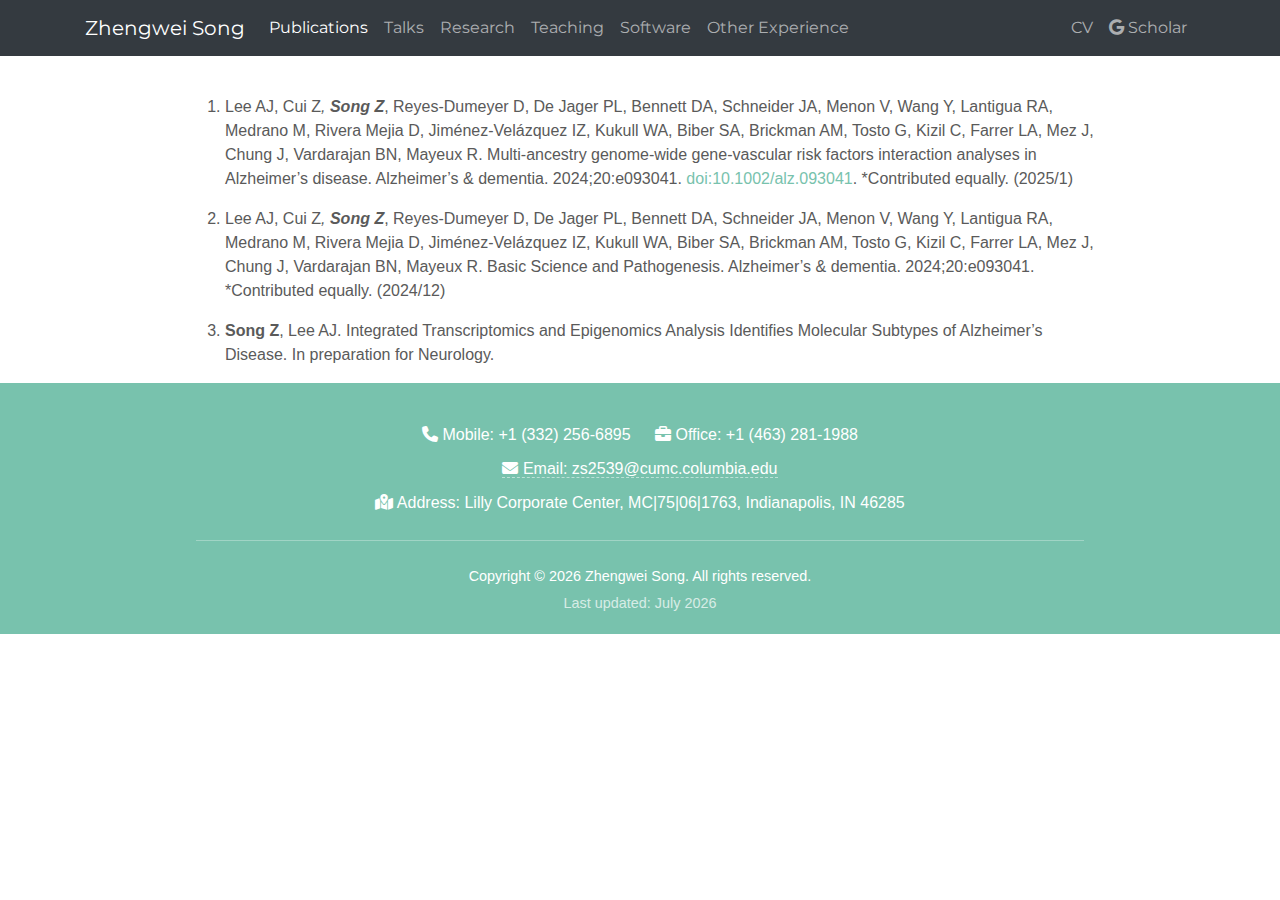
<file: publications.html>
<!DOCTYPE html>

<html>

<head>

<meta charset="utf-8" />
<meta name="generator" content="pandoc" />
<meta http-equiv="X-UA-Compatible" content="IE=EDGE" />




<title>publications.knit</title>

<script src="site_libs/header-attrs-2.29/header-attrs.js"></script>
<script src="site_libs/jquery-3.6.0/jquery-3.6.0.min.js"></script>
<meta name="viewport" content="width=device-width, initial-scale=1, shrink-to-fit=no" />
<link href="site_libs/bootstrap-4.6.0/bootstrap.min.css" rel="stylesheet" />
<script src="site_libs/bootstrap-4.6.0/bootstrap.bundle.min.js"></script>
<script src="site_libs/bs3compat-0.10.0/transition.js"></script>
<script src="site_libs/bs3compat-0.10.0/tabs.js"></script>
<script src="site_libs/bs3compat-0.10.0/bs3compat.js"></script>
<script src="site_libs/navigation-1.1/tabsets.js"></script>
<link href="site_libs/highlightjs-9.12.0/default.css" rel="stylesheet" />
<script src="site_libs/highlightjs-9.12.0/highlight.js"></script>
<link href="site_libs/font-awesome-6.5.2/css/all.min.css" rel="stylesheet" />
<link href="site_libs/font-awesome-6.5.2/css/v4-shims.min.css" rel="stylesheet" />

<style type="text/css">
  code{white-space: pre-wrap;}
  span.smallcaps{font-variant: small-caps;}
  span.underline{text-decoration: underline;}
  div.column{display: inline-block; vertical-align: top; width: 50%;}
  div.hanging-indent{margin-left: 1.5em; text-indent: -1.5em;}
  ul.task-list{list-style: none;}
    </style>

<style type="text/css">code{white-space: pre;}</style>
<script type="text/javascript">
if (window.hljs) {
  hljs.configure({languages: []});
  hljs.initHighlightingOnLoad();
  if (document.readyState && document.readyState === "complete") {
    window.setTimeout(function() { hljs.initHighlighting(); }, 0);
  }
}
</script>









<style type = "text/css">
.main-container {
  max-width: 940px;
  margin-left: auto;
  margin-right: auto;
}
img {
  max-width:100%;
}
.tabbed-pane {
  padding-top: 12px;
}
.html-widget {
  margin-bottom: 20px;
}
button.code-folding-btn:focus {
  outline: none;
}
summary {
  display: list-item;
}
details > summary > p:only-child {
  display: inline;
}
pre code {
  padding: 0;
}
</style>


<style type="text/css">
.dropdown-submenu {
  position: relative;
}
.dropdown-submenu>.dropdown-menu {
  top: 0;
  left: 100%;
  margin-top: -6px;
  margin-left: -1px;
  border-radius: 0 6px 6px 6px;
}
.dropdown-submenu:hover>.dropdown-menu {
  display: block;
}
.dropdown-submenu>a:after {
  display: block;
  content: " ";
  float: right;
  width: 0;
  height: 0;
  border-color: transparent;
  border-style: solid;
  border-width: 5px 0 5px 5px;
  border-left-color: #cccccc;
  margin-top: 5px;
  margin-right: -10px;
}
.dropdown-submenu:hover>a:after {
  border-left-color: #adb5bd;
}
.dropdown-submenu.pull-left {
  float: none;
}
.dropdown-submenu.pull-left>.dropdown-menu {
  left: -100%;
  margin-left: 10px;
  border-radius: 6px 0 6px 6px;
}
</style>

<script type="text/javascript">
// manage active state of menu based on current page
$(document).ready(function () {
  // active menu anchor
  href = window.location.pathname
  href = href.substr(href.lastIndexOf('/') + 1)
  if (href === "")
    href = "index.html";
  var menuAnchor = $('a[href="' + href + '"]');

  // mark the anchor link active (and if it's in a dropdown, also mark that active)
  var dropdown = menuAnchor.closest('li.dropdown');
  if (window.bootstrap) { // Bootstrap 4+
    menuAnchor.addClass('active');
    dropdown.find('> .dropdown-toggle').addClass('active');
  } else { // Bootstrap 3
    menuAnchor.parent().addClass('active');
    dropdown.addClass('active');
  }

  // Navbar adjustments
  var navHeight = $(".navbar").first().height() + 15;
  var style = document.createElement('style');
  var pt = "padding-top: " + navHeight + "px; ";
  var mt = "margin-top: -" + navHeight + "px; ";
  var css = "";
  // offset scroll position for anchor links (for fixed navbar)
  for (var i = 1; i <= 6; i++) {
    css += ".section h" + i + "{ " + pt + mt + "}\n";
  }
  style.innerHTML = "body {" + pt + "padding-bottom: 40px; }\n" + css;
  document.head.appendChild(style);
});
</script>

<!-- tabsets -->

<style type="text/css">
.tabset-dropdown > .nav-tabs {
  display: inline-table;
  max-height: 500px;
  min-height: 44px;
  overflow-y: auto;
  border: 1px solid #ddd;
  border-radius: 4px;
}

.tabset-dropdown > .nav-tabs > li.active:before, .tabset-dropdown > .nav-tabs.nav-tabs-open:before {
  content: "\e259";
  font-family: 'Glyphicons Halflings';
  display: inline-block;
  padding: 10px;
  border-right: 1px solid #ddd;
}

.tabset-dropdown > .nav-tabs.nav-tabs-open > li.active:before {
  content: "\e258";
  font-family: 'Glyphicons Halflings';
  border: none;
}

.tabset-dropdown > .nav-tabs > li.active {
  display: block;
}

.tabset-dropdown > .nav-tabs > li > a,
.tabset-dropdown > .nav-tabs > li > a:focus,
.tabset-dropdown > .nav-tabs > li > a:hover {
  border: none;
  display: inline-block;
  border-radius: 4px;
  background-color: transparent;
}

.tabset-dropdown > .nav-tabs.nav-tabs-open > li {
  display: block;
  float: none;
}

.tabset-dropdown > .nav-tabs > li {
  display: none;
}
</style>

<!-- code folding -->




</head>

<body>


<div class="container-fluid main-container">




<div class="navbar navbar-inverse  navbar-fixed-top" role="navigation">
  <div class="container">
    <div class="navbar-header">
      <button type="button" class="navbar-toggle collapsed" data-toggle="collapse" data-bs-toggle="collapse" data-target="#navbar" data-bs-target="#navbar">
        <span class="icon-bar"></span>
        <span class="icon-bar"></span>
        <span class="icon-bar"></span>
      </button>
      <a class="navbar-brand" href="index.html">Zhengwei Song</a>
    </div>
    <div id="navbar" class="navbar-collapse collapse">
      <ul class="nav navbar-nav">
        <li>
  <a href="publications.html">Publications</a>
</li>
<li>
  <a href="talks.html">Talks</a>
</li>
<li>
  <a href="research.html">Research</a>
</li>
<li>
  <a href="teaching.html">Teaching</a>
</li>
<li>
  <a href="software.html">Software</a>
</li>
<li>
  <a href="experience_projects.html">Other Experience</a>
</li>
      </ul>
      <ul class="nav navbar-nav navbar-right">
        <li>
  <a href="CV/CV_Oct2025.pdf">CV</a>
</li>
<li>
  <a href="https://scholar.google.com/citations?user=VR3M7qoAAAAJ&amp;hl=en">
    <span class="fab fa-google"></span>
     
    Scholar
  </a>
</li>
      </ul>
    </div><!--/.nav-collapse -->
  </div><!--/.container -->
</div><!--/.navbar -->

<div id="header">




</div>


<p> </p>
<ol style="list-style-type: decimal">
<li><p>Lee AJ, Cui Z<em>, <strong>Song Z</strong></em>, Reyes-Dumeyer D,
De Jager PL, Bennett DA, Schneider JA, Menon V, Wang Y, Lantigua RA,
Medrano M, Rivera Mejia D, Jiménez-Velázquez IZ, Kukull WA, Biber SA,
Brickman AM, Tosto G, Kizil C, Farrer LA, Mez J, Chung J, Vardarajan BN,
Mayeux R. Multi-ancestry genome-wide gene-vascular risk factors
interaction analyses in Alzheimer’s disease. Alzheimer’s &amp; dementia.
2024;20:e093041. <a href="doi:10.1002/alz.093041"
class="uri">doi:10.1002/alz.093041</a>. *Contributed equally.
(2025/1)</p></li>
<li><p>Lee AJ, Cui Z<em>, <strong>Song Z</strong></em>, Reyes-Dumeyer D,
De Jager PL, Bennett DA, Schneider JA, Menon V, Wang Y, Lantigua RA,
Medrano M, Rivera Mejia D, Jiménez-Velázquez IZ, Kukull WA, Biber SA,
Brickman AM, Tosto G, Kizil C, Farrer LA, Mez J, Chung J, Vardarajan BN,
Mayeux R. Basic Science and Pathogenesis. Alzheimer’s &amp; dementia.
2024;20:e093041. *Contributed equally. (2024/12)</p></li>
<li><p><strong>Song Z</strong>, Lee AJ. Integrated Transcriptomics and
Epigenomics Analysis Identifies Molecular Subtypes of Alzheimer’s
Disease. In preparation for Neurology.</p></li>
</ol>

<footer id="site-footer" class="bg-primary text-white" style="width: 100%; padding-top: 40px; padding-bottom: 20px;">
    
    <div class="container">
        
        <div style="text-align: center; margin-bottom: 20px;">
            
            <p style="margin-bottom: 10px; font-size: 1rem;">
                <span style="margin-right: 20px;">
                    <i class="fas fa-phone"></i> Mobile: +1 (332) 256-6895
                </span>
                <span>
                    <i class="fa-solid fa-briefcase"></i> Office: +1 (463) 281-1988
                </span>
            </p>

            <p style="margin-bottom: 10px;">
                <a href="mailto:zs2539@cumc.columbia.edu" style="color: white; text-decoration: none; border-bottom: 1px dashed rgba(255,255,255,0.5);">
                    <i class="fas fa-envelope"></i> Email: zs2539@cumc.columbia.edu
                </a>
            </p>

            <p style="margin-bottom: 0;">
                <i class="fa-solid fa-map-location-dot"></i> Address: Lilly Corporate Center, MC|75|06|1763, Indianapolis, IN 46285
            </p>

        </div>

        <hr style="border-color: rgba(255,255,255,0.3); margin: 25px auto; width: 80%;">

        <div style="text-align: center; font-size: 0.9em;">
            <p style="margin-bottom: 5px;">
                Copyright &copy; <span id="copyright-year"></span> Zhengwei Song. All rights reserved.
            </p>
            <p style="margin-bottom: 0; opacity: 0.7;">
                Last updated: <span id="last-updated"></span>
            </p>
        </div>

    </div>
</footer>

<script>
    // 1. 搬运 Footer：将其移出 main-container，放到 body 的最后，实现全屏宽度
    document.addEventListener("DOMContentLoaded", function() {
        var footer = document.getElementById('site-footer');
        document.body.appendChild(footer);
    });

    // 2. 自动更新时间
    document.getElementById('copyright-year').textContent = new Date().getFullYear();
    
    var date = new Date(document.lastModified);
    var options = { year: 'numeric', month: 'long' };
    document.getElementById('last-updated').textContent = date.toLocaleDateString('en-US', options);
</script>



</div>

<script>

// add bootstrap table styles to pandoc tables
function bootstrapStylePandocTables() {
  $('tr.odd').parent('tbody').parent('table').addClass('table table-condensed');
}
$(document).ready(function () {
  bootstrapStylePandocTables();
});


</script>

<!-- tabsets -->

<script>
$(document).ready(function () {
  window.buildTabsets("TOC");
});

$(document).ready(function () {
  $('.tabset-dropdown > .nav-tabs > li').click(function () {
    $(this).parent().toggleClass('nav-tabs-open');
  });
});
</script>

<!-- code folding -->


<!-- dynamically load mathjax for compatibility with self-contained -->
<script>
  (function () {
    var script = document.createElement("script");
    script.type = "text/javascript";
    script.src  = "https://mathjax.rstudio.com/latest/MathJax.js?config=TeX-AMS-MML_HTMLorMML";
    document.getElementsByTagName("head")[0].appendChild(script);
  })();
</script>

</body>
</html>
</file>
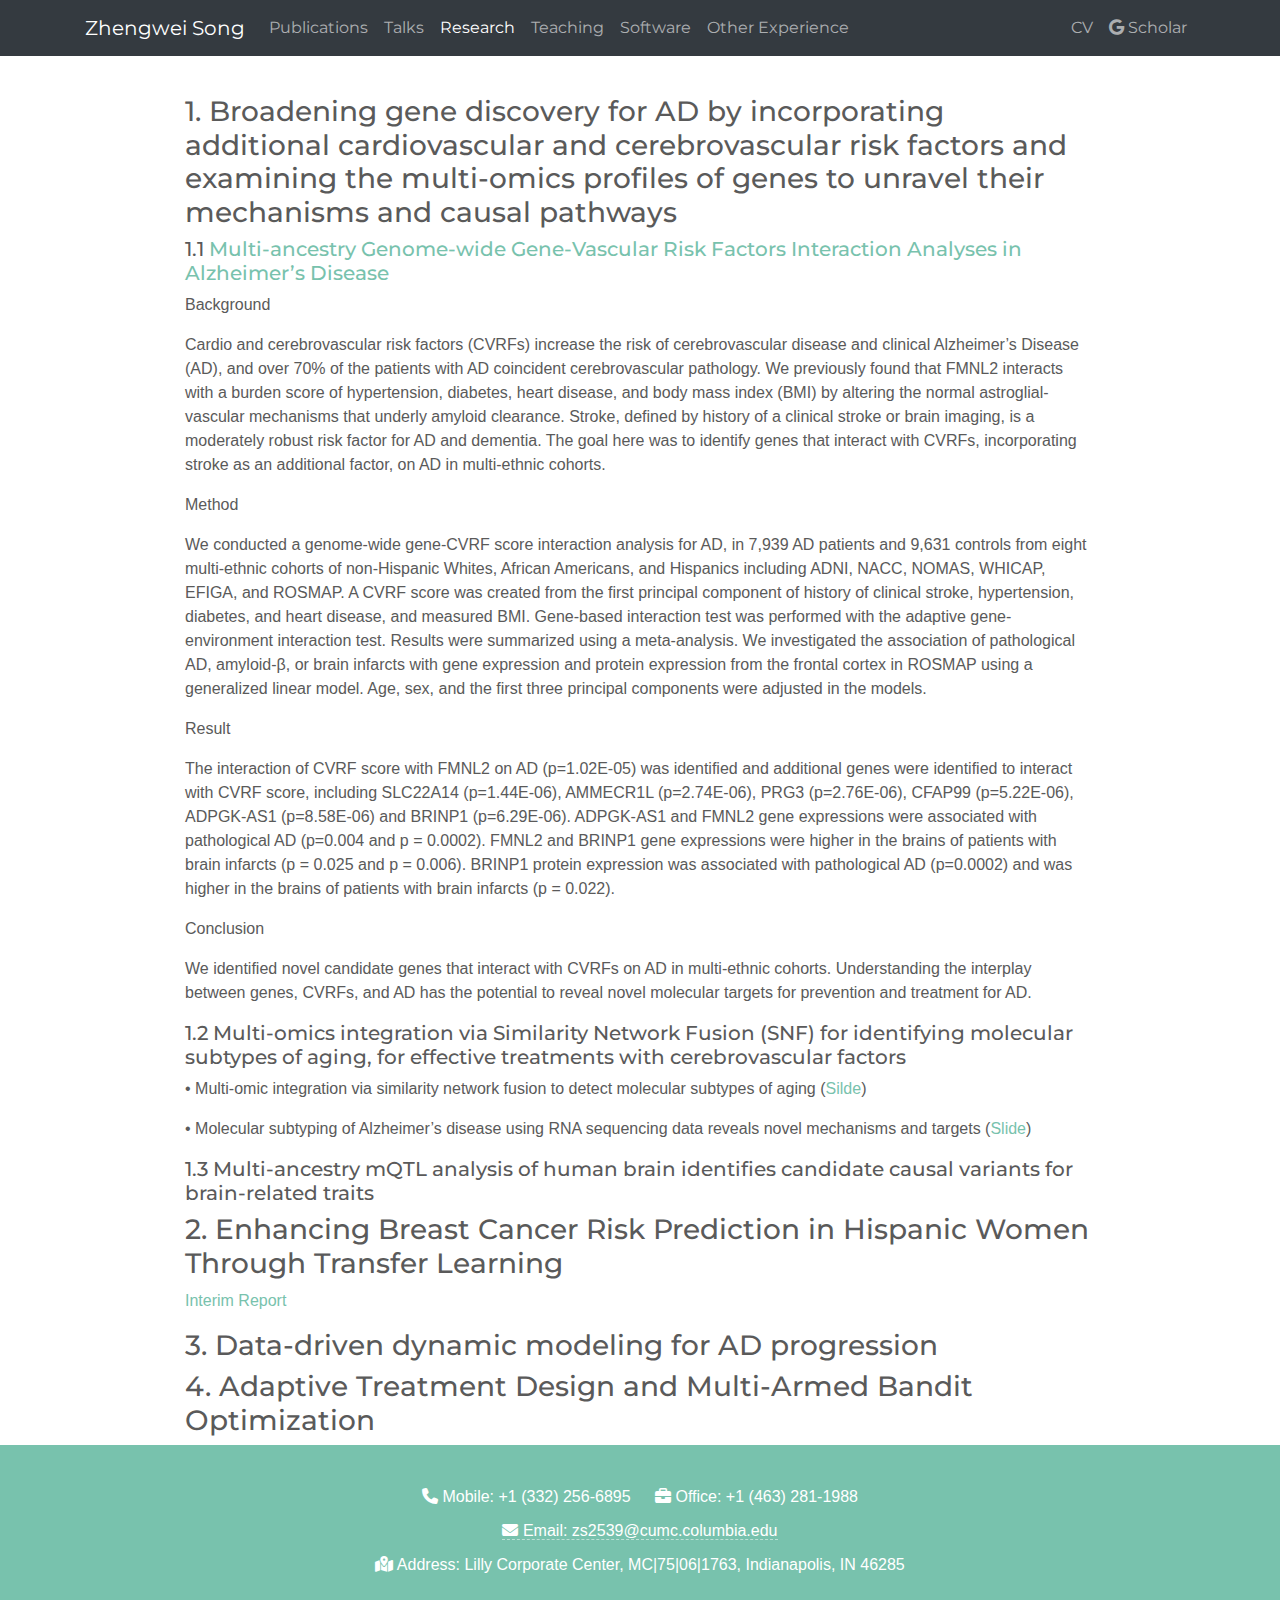
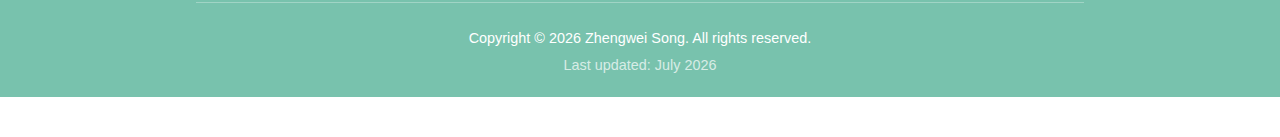
<file: research.html>
<!DOCTYPE html>

<html>

<head>

<meta charset="utf-8" />
<meta name="generator" content="pandoc" />
<meta http-equiv="X-UA-Compatible" content="IE=EDGE" />




<title>research.knit</title>

<script src="site_libs/header-attrs-2.29/header-attrs.js"></script>
<script src="site_libs/jquery-3.6.0/jquery-3.6.0.min.js"></script>
<meta name="viewport" content="width=device-width, initial-scale=1, shrink-to-fit=no" />
<link href="site_libs/bootstrap-4.6.0/bootstrap.min.css" rel="stylesheet" />
<script src="site_libs/bootstrap-4.6.0/bootstrap.bundle.min.js"></script>
<script src="site_libs/bs3compat-0.10.0/transition.js"></script>
<script src="site_libs/bs3compat-0.10.0/tabs.js"></script>
<script src="site_libs/bs3compat-0.10.0/bs3compat.js"></script>
<script src="site_libs/navigation-1.1/tabsets.js"></script>
<link href="site_libs/highlightjs-9.12.0/default.css" rel="stylesheet" />
<script src="site_libs/highlightjs-9.12.0/highlight.js"></script>
<link href="site_libs/font-awesome-6.5.2/css/all.min.css" rel="stylesheet" />
<link href="site_libs/font-awesome-6.5.2/css/v4-shims.min.css" rel="stylesheet" />

<style type="text/css">
  code{white-space: pre-wrap;}
  span.smallcaps{font-variant: small-caps;}
  span.underline{text-decoration: underline;}
  div.column{display: inline-block; vertical-align: top; width: 50%;}
  div.hanging-indent{margin-left: 1.5em; text-indent: -1.5em;}
  ul.task-list{list-style: none;}
    </style>

<style type="text/css">code{white-space: pre;}</style>
<script type="text/javascript">
if (window.hljs) {
  hljs.configure({languages: []});
  hljs.initHighlightingOnLoad();
  if (document.readyState && document.readyState === "complete") {
    window.setTimeout(function() { hljs.initHighlighting(); }, 0);
  }
}
</script>









<style type = "text/css">
.main-container {
  max-width: 940px;
  margin-left: auto;
  margin-right: auto;
}
img {
  max-width:100%;
}
.tabbed-pane {
  padding-top: 12px;
}
.html-widget {
  margin-bottom: 20px;
}
button.code-folding-btn:focus {
  outline: none;
}
summary {
  display: list-item;
}
details > summary > p:only-child {
  display: inline;
}
pre code {
  padding: 0;
}
</style>


<style type="text/css">
.dropdown-submenu {
  position: relative;
}
.dropdown-submenu>.dropdown-menu {
  top: 0;
  left: 100%;
  margin-top: -6px;
  margin-left: -1px;
  border-radius: 0 6px 6px 6px;
}
.dropdown-submenu:hover>.dropdown-menu {
  display: block;
}
.dropdown-submenu>a:after {
  display: block;
  content: " ";
  float: right;
  width: 0;
  height: 0;
  border-color: transparent;
  border-style: solid;
  border-width: 5px 0 5px 5px;
  border-left-color: #cccccc;
  margin-top: 5px;
  margin-right: -10px;
}
.dropdown-submenu:hover>a:after {
  border-left-color: #adb5bd;
}
.dropdown-submenu.pull-left {
  float: none;
}
.dropdown-submenu.pull-left>.dropdown-menu {
  left: -100%;
  margin-left: 10px;
  border-radius: 6px 0 6px 6px;
}
</style>

<script type="text/javascript">
// manage active state of menu based on current page
$(document).ready(function () {
  // active menu anchor
  href = window.location.pathname
  href = href.substr(href.lastIndexOf('/') + 1)
  if (href === "")
    href = "index.html";
  var menuAnchor = $('a[href="' + href + '"]');

  // mark the anchor link active (and if it's in a dropdown, also mark that active)
  var dropdown = menuAnchor.closest('li.dropdown');
  if (window.bootstrap) { // Bootstrap 4+
    menuAnchor.addClass('active');
    dropdown.find('> .dropdown-toggle').addClass('active');
  } else { // Bootstrap 3
    menuAnchor.parent().addClass('active');
    dropdown.addClass('active');
  }

  // Navbar adjustments
  var navHeight = $(".navbar").first().height() + 15;
  var style = document.createElement('style');
  var pt = "padding-top: " + navHeight + "px; ";
  var mt = "margin-top: -" + navHeight + "px; ";
  var css = "";
  // offset scroll position for anchor links (for fixed navbar)
  for (var i = 1; i <= 6; i++) {
    css += ".section h" + i + "{ " + pt + mt + "}\n";
  }
  style.innerHTML = "body {" + pt + "padding-bottom: 40px; }\n" + css;
  document.head.appendChild(style);
});
</script>

<!-- tabsets -->

<style type="text/css">
.tabset-dropdown > .nav-tabs {
  display: inline-table;
  max-height: 500px;
  min-height: 44px;
  overflow-y: auto;
  border: 1px solid #ddd;
  border-radius: 4px;
}

.tabset-dropdown > .nav-tabs > li.active:before, .tabset-dropdown > .nav-tabs.nav-tabs-open:before {
  content: "\e259";
  font-family: 'Glyphicons Halflings';
  display: inline-block;
  padding: 10px;
  border-right: 1px solid #ddd;
}

.tabset-dropdown > .nav-tabs.nav-tabs-open > li.active:before {
  content: "\e258";
  font-family: 'Glyphicons Halflings';
  border: none;
}

.tabset-dropdown > .nav-tabs > li.active {
  display: block;
}

.tabset-dropdown > .nav-tabs > li > a,
.tabset-dropdown > .nav-tabs > li > a:focus,
.tabset-dropdown > .nav-tabs > li > a:hover {
  border: none;
  display: inline-block;
  border-radius: 4px;
  background-color: transparent;
}

.tabset-dropdown > .nav-tabs.nav-tabs-open > li {
  display: block;
  float: none;
}

.tabset-dropdown > .nav-tabs > li {
  display: none;
}
</style>

<!-- code folding -->




</head>

<body>


<div class="container-fluid main-container">




<div class="navbar navbar-inverse  navbar-fixed-top" role="navigation">
  <div class="container">
    <div class="navbar-header">
      <button type="button" class="navbar-toggle collapsed" data-toggle="collapse" data-bs-toggle="collapse" data-target="#navbar" data-bs-target="#navbar">
        <span class="icon-bar"></span>
        <span class="icon-bar"></span>
        <span class="icon-bar"></span>
      </button>
      <a class="navbar-brand" href="index.html">Zhengwei Song</a>
    </div>
    <div id="navbar" class="navbar-collapse collapse">
      <ul class="nav navbar-nav">
        <li>
  <a href="publications.html">Publications</a>
</li>
<li>
  <a href="talks.html">Talks</a>
</li>
<li>
  <a href="research.html">Research</a>
</li>
<li>
  <a href="teaching.html">Teaching</a>
</li>
<li>
  <a href="software.html">Software</a>
</li>
<li>
  <a href="experience_projects.html">Other Experience</a>
</li>
      </ul>
      <ul class="nav navbar-nav navbar-right">
        <li>
  <a href="CV/CV_Oct2025.pdf">CV</a>
</li>
<li>
  <a href="https://scholar.google.com/citations?user=VR3M7qoAAAAJ&amp;hl=en">
    <span class="fab fa-google"></span>
     
    Scholar
  </a>
</li>
      </ul>
    </div><!--/.nav-collapse -->
  </div><!--/.container -->
</div><!--/.navbar -->

<div id="header">




</div>


<p> </p>
<div
id="[base64]"
class="section level3">
<h3>1. Broadening gene discovery for AD by incorporating additional
cardiovascular and cerebrovascular risk factors and examining the
multi-omics profiles of genes to unravel their mechanisms and causal
pathways</h3>
<div
id="multi-ancestry-genome-wide-gene-vascular-risk-factors-interaction-analyses-in-alzheimers-disease"
class="section level5">
<h5>1.1 <a
href="https://alz.confex.com/alz/2024/meetingapp.cgi/Paper/93041">Multi-ancestry
Genome-wide Gene-Vascular Risk Factors Interaction Analyses in
Alzheimer’s Disease</a></h5>
<div id="background" class="section level7">
<p class="heading">Background</p>
<p>Cardio and cerebrovascular risk factors (CVRFs) increase the risk of
cerebrovascular disease and clinical Alzheimer’s Disease (AD), and over
70% of the patients with AD coincident cerebrovascular pathology. We
previously found that FMNL2 interacts with a burden score of
hypertension, diabetes, heart disease, and body mass index (BMI) by
altering the normal astroglial-vascular mechanisms that underly amyloid
clearance. Stroke, defined by history of a clinical stroke or brain
imaging, is a moderately robust risk factor for AD and dementia. The
goal here was to identify genes that interact with CVRFs, incorporating
stroke as an additional factor, on AD in multi-ethnic cohorts.</p>
</div>
<div id="method" class="section level7">
<p class="heading">Method</p>
<p>We conducted a genome-wide gene-CVRF score interaction analysis for
AD, in 7,939 AD patients and 9,631 controls from eight multi-ethnic
cohorts of non-Hispanic Whites, African Americans, and Hispanics
including ADNI, NACC, NOMAS, WHICAP, EFIGA, and ROSMAP. A CVRF score was
created from the first principal component of history of clinical
stroke, hypertension, diabetes, and heart disease, and measured BMI.
Gene-based interaction test was performed with the adaptive
gene-environment interaction test. Results were summarized using a
meta-analysis. We investigated the association of pathological AD,
amyloid-β, or brain infarcts with gene expression and protein expression
from the frontal cortex in ROSMAP using a generalized linear model. Age,
sex, and the first three principal components were adjusted in the
models.</p>
</div>
<div id="result" class="section level7">
<p class="heading">Result</p>
<p>The interaction of CVRF score with FMNL2 on AD (p=1.02E-05) was
identified and additional genes were identified to interact with CVRF
score, including SLC22A14 (p=1.44E-06), AMMECR1L (p=2.74E-06), PRG3
(p=2.76E-06), CFAP99 (p=5.22E-06), ADPGK-AS1 (p=8.58E-06) and BRINP1
(p=6.29E-06). ADPGK-AS1 and FMNL2 gene expressions were associated with
pathological AD (p=0.004 and p = 0.0002). FMNL2 and BRINP1 gene
expressions were higher in the brains of patients with brain infarcts (p
= 0.025 and p = 0.006). BRINP1 protein expression was associated with
pathological AD (p=0.0002) and was higher in the brains of patients with
brain infarcts (p = 0.022).</p>
</div>
<div id="conclusion" class="section level7">
<p class="heading">Conclusion</p>
<p>We identified novel candidate genes that interact with CVRFs on AD in
multi-ethnic cohorts. Understanding the interplay between genes, CVRFs,
and AD has the potential to reveal novel molecular targets for
prevention and treatment for AD.</p>
</div>
</div>
<div
id="multi-omics-integration-via-similarity-network-fusion-snf-for-identifying-molecular-subtypes-of-aging-for-effective-treatments-with-cerebrovascular-factors"
class="section level5">
<h5>1.2 Multi-omics integration via Similarity Network Fusion (SNF) for
identifying molecular subtypes of aging, for effective treatments with
cerebrovascular factors</h5>
<p>• Multi-omic integration via similarity network fusion to detect
molecular subtypes of aging (<a
href="projects/Multi-omic%20integration%20via%20similarity%20network%20fusion%20to%20detect%20molecular%20subtypes%20of%20ageing.pdf">Silde</a>)</p>
<p>• Molecular subtyping of Alzheimer’s disease using RNA sequencing
data reveals novel mechanisms and targets (<a
href="projects/molecular%20subtyping.pdf">Slide</a>)</p>
</div>
<div
id="multi-ancestry-mqtl-analysis-of-human-brain-identifies-candidate-causal-variants-for-brain-related-traits"
class="section level5">
<h5>1.3 Multi-ancestry mQTL analysis of human brain identifies candidate
causal variants for brain-related traits</h5>
</div>
</div>
<div
id="enhancing-breast-cancer-risk-prediction-in-hispanic-women-through-transfer-learning"
class="section level3">
<h3>2. Enhancing Breast Cancer Risk Prediction in Hispanic Women Through
Transfer Learning</h3>
<p><a href="research/transfer_learning_intrm.pdf">Interim Report</a></p>
</div>
<div id="data-driven-dynamic-modeling-for-ad-progression"
class="section level3">
<h3>3. Data-driven dynamic modeling for AD progression</h3>
</div>
<div id="adaptive-treatment-design-and-multi-armed-bandit-optimization"
class="section level3">
<h3>4. Adaptive Treatment Design and Multi-Armed Bandit
Optimization</h3>
</div>

<footer id="site-footer" class="bg-primary text-white" style="width: 100%; padding-top: 40px; padding-bottom: 20px;">
    
    <div class="container">
        
        <div style="text-align: center; margin-bottom: 20px;">
            
            <p style="margin-bottom: 10px; font-size: 1rem;">
                <span style="margin-right: 20px;">
                    <i class="fas fa-phone"></i> Mobile: +1 (332) 256-6895
                </span>
                <span>
                    <i class="fa-solid fa-briefcase"></i> Office: +1 (463) 281-1988
                </span>
            </p>

            <p style="margin-bottom: 10px;">
                <a href="mailto:zs2539@cumc.columbia.edu" style="color: white; text-decoration: none; border-bottom: 1px dashed rgba(255,255,255,0.5);">
                    <i class="fas fa-envelope"></i> Email: zs2539@cumc.columbia.edu
                </a>
            </p>

            <p style="margin-bottom: 0;">
                <i class="fa-solid fa-map-location-dot"></i> Address: Lilly Corporate Center, MC|75|06|1763, Indianapolis, IN 46285
            </p>

        </div>

        <hr style="border-color: rgba(255,255,255,0.3); margin: 25px auto; width: 80%;">

        <div style="text-align: center; font-size: 0.9em;">
            <p style="margin-bottom: 5px;">
                Copyright &copy; <span id="copyright-year"></span> Zhengwei Song. All rights reserved.
            </p>
            <p style="margin-bottom: 0; opacity: 0.7;">
                Last updated: <span id="last-updated"></span>
            </p>
        </div>

    </div>
</footer>

<script>
    // 1. 搬运 Footer：将其移出 main-container，放到 body 的最后，实现全屏宽度
    document.addEventListener("DOMContentLoaded", function() {
        var footer = document.getElementById('site-footer');
        document.body.appendChild(footer);
    });

    // 2. 自动更新时间
    document.getElementById('copyright-year').textContent = new Date().getFullYear();
    
    var date = new Date(document.lastModified);
    var options = { year: 'numeric', month: 'long' };
    document.getElementById('last-updated').textContent = date.toLocaleDateString('en-US', options);
</script>



</div>

<script>

// add bootstrap table styles to pandoc tables
function bootstrapStylePandocTables() {
  $('tr.odd').parent('tbody').parent('table').addClass('table table-condensed');
}
$(document).ready(function () {
  bootstrapStylePandocTables();
});


</script>

<!-- tabsets -->

<script>
$(document).ready(function () {
  window.buildTabsets("TOC");
});

$(document).ready(function () {
  $('.tabset-dropdown > .nav-tabs > li').click(function () {
    $(this).parent().toggleClass('nav-tabs-open');
  });
});
</script>

<!-- code folding -->


<!-- dynamically load mathjax for compatibility with self-contained -->
<script>
  (function () {
    var script = document.createElement("script");
    script.type = "text/javascript";
    script.src  = "https://mathjax.rstudio.com/latest/MathJax.js?config=TeX-AMS-MML_HTMLorMML";
    document.getElementsByTagName("head")[0].appendChild(script);
  })();
</script>

</body>
</html>
</file>
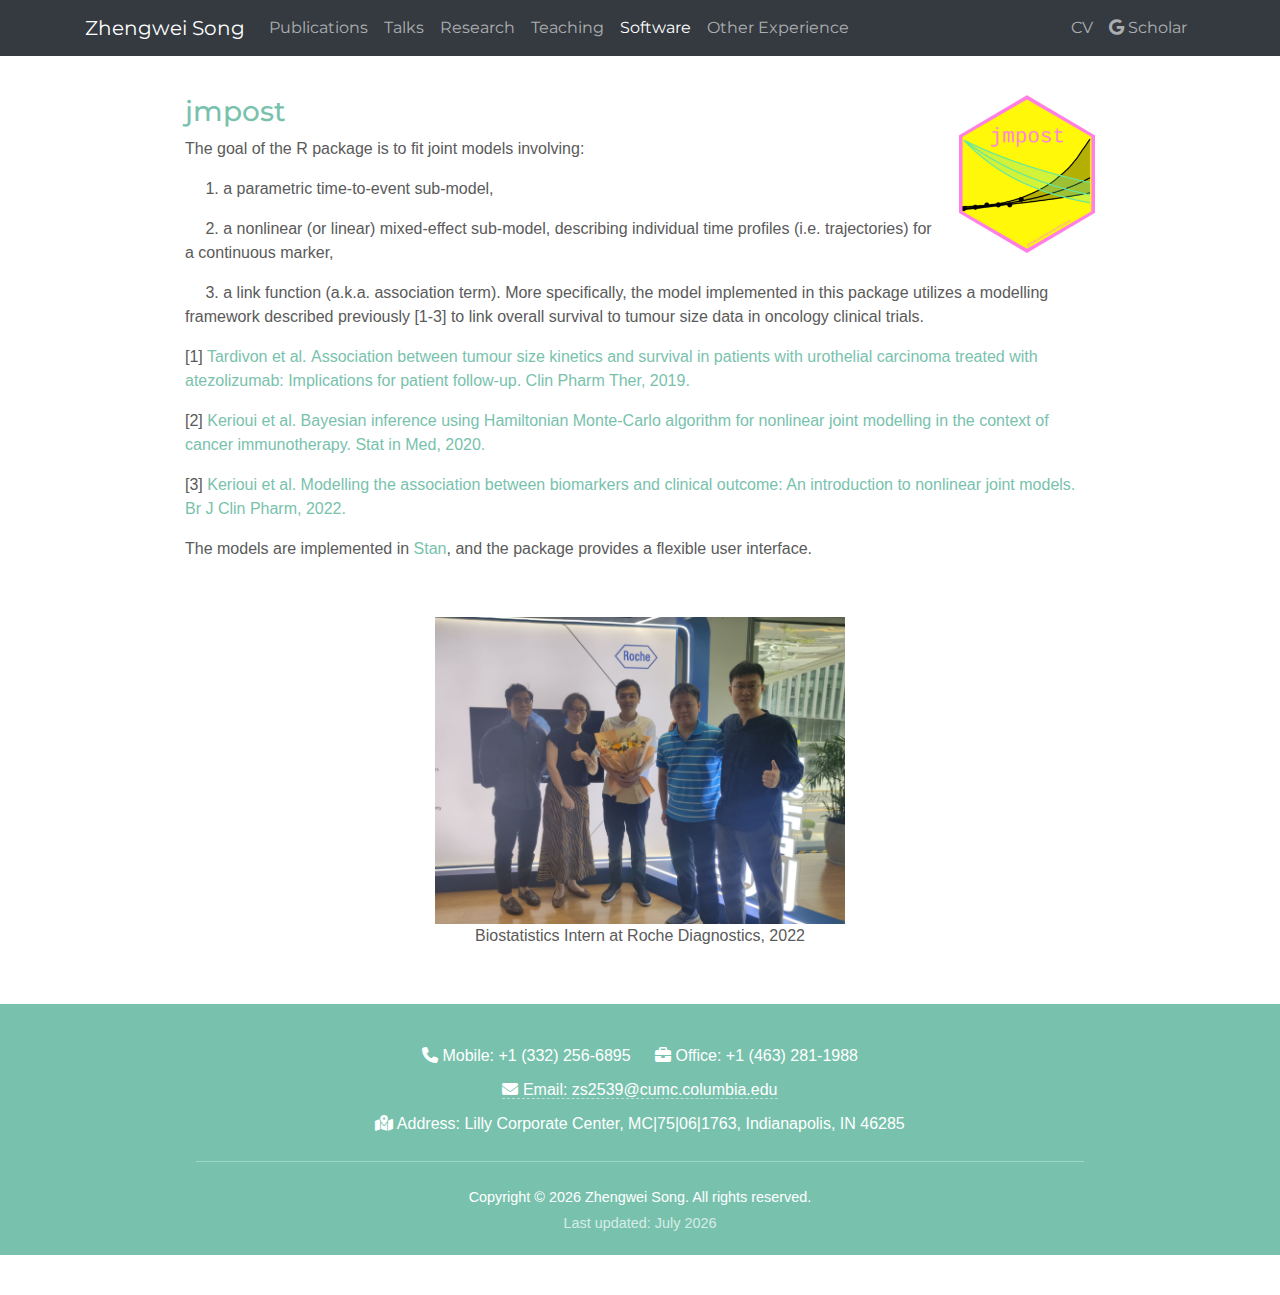
<file: software.html>
<!DOCTYPE html>

<html>

<head>

<meta charset="utf-8" />
<meta name="generator" content="pandoc" />
<meta http-equiv="X-UA-Compatible" content="IE=EDGE" />




<title>software.knit</title>

<script src="site_libs/header-attrs-2.29/header-attrs.js"></script>
<script src="site_libs/jquery-3.6.0/jquery-3.6.0.min.js"></script>
<meta name="viewport" content="width=device-width, initial-scale=1, shrink-to-fit=no" />
<link href="site_libs/bootstrap-4.6.0/bootstrap.min.css" rel="stylesheet" />
<script src="site_libs/bootstrap-4.6.0/bootstrap.bundle.min.js"></script>
<script src="site_libs/bs3compat-0.10.0/transition.js"></script>
<script src="site_libs/bs3compat-0.10.0/tabs.js"></script>
<script src="site_libs/bs3compat-0.10.0/bs3compat.js"></script>
<script src="site_libs/navigation-1.1/tabsets.js"></script>
<link href="site_libs/highlightjs-9.12.0/default.css" rel="stylesheet" />
<script src="site_libs/highlightjs-9.12.0/highlight.js"></script>
<link href="site_libs/font-awesome-6.5.2/css/all.min.css" rel="stylesheet" />
<link href="site_libs/font-awesome-6.5.2/css/v4-shims.min.css" rel="stylesheet" />

<style type="text/css">
  code{white-space: pre-wrap;}
  span.smallcaps{font-variant: small-caps;}
  span.underline{text-decoration: underline;}
  div.column{display: inline-block; vertical-align: top; width: 50%;}
  div.hanging-indent{margin-left: 1.5em; text-indent: -1.5em;}
  ul.task-list{list-style: none;}
    </style>

<style type="text/css">code{white-space: pre;}</style>
<script type="text/javascript">
if (window.hljs) {
  hljs.configure({languages: []});
  hljs.initHighlightingOnLoad();
  if (document.readyState && document.readyState === "complete") {
    window.setTimeout(function() { hljs.initHighlighting(); }, 0);
  }
}
</script>









<style type = "text/css">
.main-container {
  max-width: 940px;
  margin-left: auto;
  margin-right: auto;
}
img {
  max-width:100%;
}
.tabbed-pane {
  padding-top: 12px;
}
.html-widget {
  margin-bottom: 20px;
}
button.code-folding-btn:focus {
  outline: none;
}
summary {
  display: list-item;
}
details > summary > p:only-child {
  display: inline;
}
pre code {
  padding: 0;
}
</style>


<style type="text/css">
.dropdown-submenu {
  position: relative;
}
.dropdown-submenu>.dropdown-menu {
  top: 0;
  left: 100%;
  margin-top: -6px;
  margin-left: -1px;
  border-radius: 0 6px 6px 6px;
}
.dropdown-submenu:hover>.dropdown-menu {
  display: block;
}
.dropdown-submenu>a:after {
  display: block;
  content: " ";
  float: right;
  width: 0;
  height: 0;
  border-color: transparent;
  border-style: solid;
  border-width: 5px 0 5px 5px;
  border-left-color: #cccccc;
  margin-top: 5px;
  margin-right: -10px;
}
.dropdown-submenu:hover>a:after {
  border-left-color: #adb5bd;
}
.dropdown-submenu.pull-left {
  float: none;
}
.dropdown-submenu.pull-left>.dropdown-menu {
  left: -100%;
  margin-left: 10px;
  border-radius: 6px 0 6px 6px;
}
</style>

<script type="text/javascript">
// manage active state of menu based on current page
$(document).ready(function () {
  // active menu anchor
  href = window.location.pathname
  href = href.substr(href.lastIndexOf('/') + 1)
  if (href === "")
    href = "index.html";
  var menuAnchor = $('a[href="' + href + '"]');

  // mark the anchor link active (and if it's in a dropdown, also mark that active)
  var dropdown = menuAnchor.closest('li.dropdown');
  if (window.bootstrap) { // Bootstrap 4+
    menuAnchor.addClass('active');
    dropdown.find('> .dropdown-toggle').addClass('active');
  } else { // Bootstrap 3
    menuAnchor.parent().addClass('active');
    dropdown.addClass('active');
  }

  // Navbar adjustments
  var navHeight = $(".navbar").first().height() + 15;
  var style = document.createElement('style');
  var pt = "padding-top: " + navHeight + "px; ";
  var mt = "margin-top: -" + navHeight + "px; ";
  var css = "";
  // offset scroll position for anchor links (for fixed navbar)
  for (var i = 1; i <= 6; i++) {
    css += ".section h" + i + "{ " + pt + mt + "}\n";
  }
  style.innerHTML = "body {" + pt + "padding-bottom: 40px; }\n" + css;
  document.head.appendChild(style);
});
</script>

<!-- tabsets -->

<style type="text/css">
.tabset-dropdown > .nav-tabs {
  display: inline-table;
  max-height: 500px;
  min-height: 44px;
  overflow-y: auto;
  border: 1px solid #ddd;
  border-radius: 4px;
}

.tabset-dropdown > .nav-tabs > li.active:before, .tabset-dropdown > .nav-tabs.nav-tabs-open:before {
  content: "\e259";
  font-family: 'Glyphicons Halflings';
  display: inline-block;
  padding: 10px;
  border-right: 1px solid #ddd;
}

.tabset-dropdown > .nav-tabs.nav-tabs-open > li.active:before {
  content: "\e258";
  font-family: 'Glyphicons Halflings';
  border: none;
}

.tabset-dropdown > .nav-tabs > li.active {
  display: block;
}

.tabset-dropdown > .nav-tabs > li > a,
.tabset-dropdown > .nav-tabs > li > a:focus,
.tabset-dropdown > .nav-tabs > li > a:hover {
  border: none;
  display: inline-block;
  border-radius: 4px;
  background-color: transparent;
}

.tabset-dropdown > .nav-tabs.nav-tabs-open > li {
  display: block;
  float: none;
}

.tabset-dropdown > .nav-tabs > li {
  display: none;
}
</style>

<!-- code folding -->




</head>

<body>


<div class="container-fluid main-container">




<div class="navbar navbar-inverse  navbar-fixed-top" role="navigation">
  <div class="container">
    <div class="navbar-header">
      <button type="button" class="navbar-toggle collapsed" data-toggle="collapse" data-bs-toggle="collapse" data-target="#navbar" data-bs-target="#navbar">
        <span class="icon-bar"></span>
        <span class="icon-bar"></span>
        <span class="icon-bar"></span>
      </button>
      <a class="navbar-brand" href="index.html">Zhengwei Song</a>
    </div>
    <div id="navbar" class="navbar-collapse collapse">
      <ul class="nav navbar-nav">
        <li>
  <a href="publications.html">Publications</a>
</li>
<li>
  <a href="talks.html">Talks</a>
</li>
<li>
  <a href="research.html">Research</a>
</li>
<li>
  <a href="teaching.html">Teaching</a>
</li>
<li>
  <a href="software.html">Software</a>
</li>
<li>
  <a href="experience_projects.html">Other Experience</a>
</li>
      </ul>
      <ul class="nav navbar-nav navbar-right">
        <li>
  <a href="CV/CV_Oct2025.pdf">CV</a>
</li>
<li>
  <a href="https://scholar.google.com/citations?user=VR3M7qoAAAAJ&amp;hl=en">
    <span class="fab fa-google"></span>
     
    Scholar
  </a>
</li>
      </ul>
    </div><!--/.nav-collapse -->
  </div><!--/.container -->
</div><!--/.navbar -->

<div id="header">




</div>


<p> </p>
<p><img src="images/jmpost.png" style="width:15%; margin: 0px 0px 1ch 2ch" align="right"></p>
<div id="jmpost" class="section level3">
<h3><a
href="https://github.com/Genentech/jmpost?tab=readme-ov-file">jmpost</a></h3>
<p>The goal of the R package is to fit joint models involving:</p>
<p>  1. a parametric time-to-event sub-model,</p>
<p>  2. a nonlinear (or linear) mixed-effect sub-model, describing
individual time profiles (i.e. trajectories) for a continuous
marker,</p>
<p>  3. a link function (a.k.a. association term). More specifically,
the model implemented in this package utilizes a modelling framework
described previously [1-3] to link overall survival to tumour size data
in oncology clinical trials.</p>
<p>[1] <a
href="https://ascpt.onlinelibrary.wiley.com/doi/10.1002/cpt.1450">Tardivon
et al. Association between tumour size kinetics and survival in patients
with urothelial carcinoma treated with atezolizumab: Implications for
patient follow-up. Clin Pharm Ther, 2019.</a></p>
<p>[2] <a
href="https://onlinelibrary.wiley.com/doi/10.1002/sim.8756">Kerioui et
al. Bayesian inference using Hamiltonian Monte-Carlo algorithm for
nonlinear joint modelling in the context of cancer immunotherapy. Stat
in Med, 2020.</a></p>
<p>[3] <a
href="https://bpspubs.onlinelibrary.wiley.com/doi/10.1111/bcp.15200">Kerioui
et al. Modelling the association between biomarkers and clinical
outcome: An introduction to nonlinear joint models. Br J Clin Pharm,
2022.</a></p>
<p>The models are implemented in <a
href="https://mc-stan.org/">Stan</a>, and the package provides a
flexible user interface.</p>
<p> </p>
<div style="text-align: center;">
<img src="images/roche_all.jpg" style="width: 45%;" />
<p style="text-align: center; font-weight: light;">
Biostatistics Intern at Roche Diagnostics, 2022
</p>
</div>
<p> </p>
</div>

<footer id="site-footer" class="bg-primary text-white" style="width: 100%; padding-top: 40px; padding-bottom: 20px;">
    
    <div class="container">
        
        <div style="text-align: center; margin-bottom: 20px;">
            
            <p style="margin-bottom: 10px; font-size: 1rem;">
                <span style="margin-right: 20px;">
                    <i class="fas fa-phone"></i> Mobile: +1 (332) 256-6895
                </span>
                <span>
                    <i class="fa-solid fa-briefcase"></i> Office: +1 (463) 281-1988
                </span>
            </p>

            <p style="margin-bottom: 10px;">
                <a href="mailto:zs2539@cumc.columbia.edu" style="color: white; text-decoration: none; border-bottom: 1px dashed rgba(255,255,255,0.5);">
                    <i class="fas fa-envelope"></i> Email: zs2539@cumc.columbia.edu
                </a>
            </p>

            <p style="margin-bottom: 0;">
                <i class="fa-solid fa-map-location-dot"></i> Address: Lilly Corporate Center, MC|75|06|1763, Indianapolis, IN 46285
            </p>

        </div>

        <hr style="border-color: rgba(255,255,255,0.3); margin: 25px auto; width: 80%;">

        <div style="text-align: center; font-size: 0.9em;">
            <p style="margin-bottom: 5px;">
                Copyright &copy; <span id="copyright-year"></span> Zhengwei Song. All rights reserved.
            </p>
            <p style="margin-bottom: 0; opacity: 0.7;">
                Last updated: <span id="last-updated"></span>
            </p>
        </div>

    </div>
</footer>

<script>
    // 1. 搬运 Footer：将其移出 main-container，放到 body 的最后，实现全屏宽度
    document.addEventListener("DOMContentLoaded", function() {
        var footer = document.getElementById('site-footer');
        document.body.appendChild(footer);
    });

    // 2. 自动更新时间
    document.getElementById('copyright-year').textContent = new Date().getFullYear();
    
    var date = new Date(document.lastModified);
    var options = { year: 'numeric', month: 'long' };
    document.getElementById('last-updated').textContent = date.toLocaleDateString('en-US', options);
</script>



</div>

<script>

// add bootstrap table styles to pandoc tables
function bootstrapStylePandocTables() {
  $('tr.odd').parent('tbody').parent('table').addClass('table table-condensed');
}
$(document).ready(function () {
  bootstrapStylePandocTables();
});


</script>

<!-- tabsets -->

<script>
$(document).ready(function () {
  window.buildTabsets("TOC");
});

$(document).ready(function () {
  $('.tabset-dropdown > .nav-tabs > li').click(function () {
    $(this).parent().toggleClass('nav-tabs-open');
  });
});
</script>

<!-- code folding -->


<!-- dynamically load mathjax for compatibility with self-contained -->
<script>
  (function () {
    var script = document.createElement("script");
    script.type = "text/javascript";
    script.src  = "https://mathjax.rstudio.com/latest/MathJax.js?config=TeX-AMS-MML_HTMLorMML";
    document.getElementsByTagName("head")[0].appendChild(script);
  })();
</script>

</body>
</html>
</file>
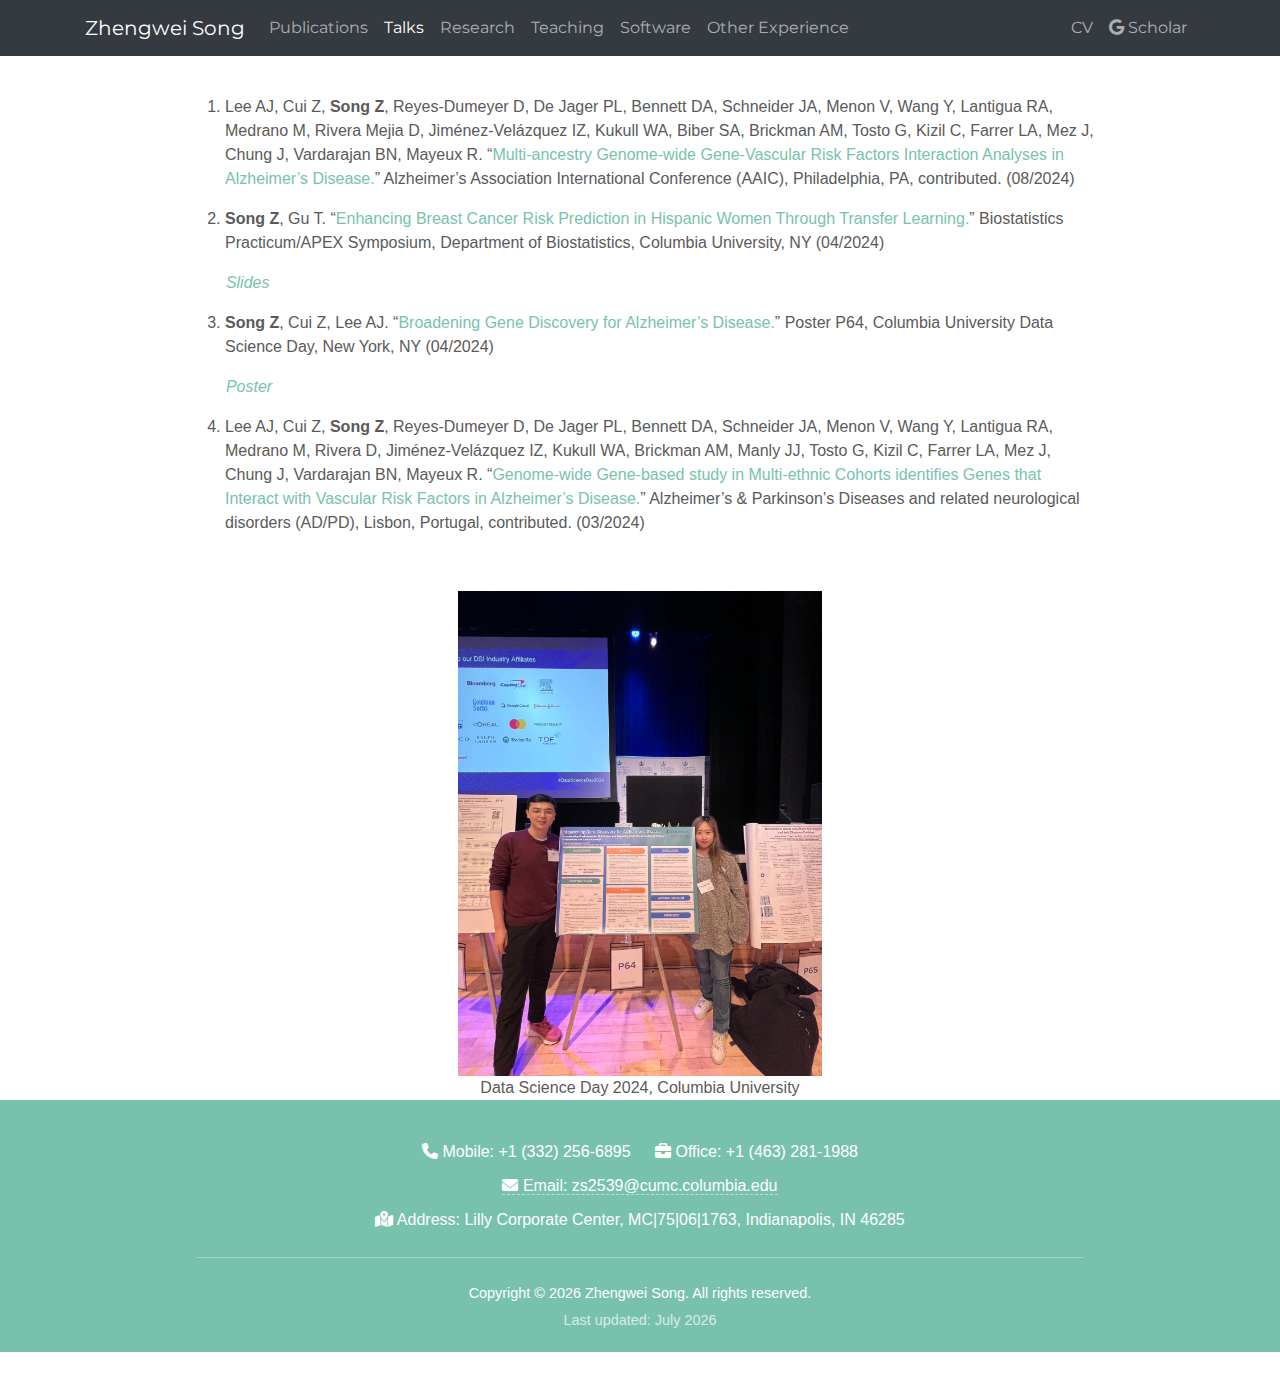
<file: talks.html>
<!DOCTYPE html>

<html>

<head>

<meta charset="utf-8" />
<meta name="generator" content="pandoc" />
<meta http-equiv="X-UA-Compatible" content="IE=EDGE" />




<title>talks.knit</title>

<script src="site_libs/header-attrs-2.29/header-attrs.js"></script>
<script src="site_libs/jquery-3.6.0/jquery-3.6.0.min.js"></script>
<meta name="viewport" content="width=device-width, initial-scale=1, shrink-to-fit=no" />
<link href="site_libs/bootstrap-4.6.0/bootstrap.min.css" rel="stylesheet" />
<script src="site_libs/bootstrap-4.6.0/bootstrap.bundle.min.js"></script>
<script src="site_libs/bs3compat-0.10.0/transition.js"></script>
<script src="site_libs/bs3compat-0.10.0/tabs.js"></script>
<script src="site_libs/bs3compat-0.10.0/bs3compat.js"></script>
<script src="site_libs/navigation-1.1/tabsets.js"></script>
<link href="site_libs/highlightjs-9.12.0/default.css" rel="stylesheet" />
<script src="site_libs/highlightjs-9.12.0/highlight.js"></script>
<link href="site_libs/font-awesome-6.5.2/css/all.min.css" rel="stylesheet" />
<link href="site_libs/font-awesome-6.5.2/css/v4-shims.min.css" rel="stylesheet" />

<style type="text/css">
  code{white-space: pre-wrap;}
  span.smallcaps{font-variant: small-caps;}
  span.underline{text-decoration: underline;}
  div.column{display: inline-block; vertical-align: top; width: 50%;}
  div.hanging-indent{margin-left: 1.5em; text-indent: -1.5em;}
  ul.task-list{list-style: none;}
    </style>

<style type="text/css">code{white-space: pre;}</style>
<script type="text/javascript">
if (window.hljs) {
  hljs.configure({languages: []});
  hljs.initHighlightingOnLoad();
  if (document.readyState && document.readyState === "complete") {
    window.setTimeout(function() { hljs.initHighlighting(); }, 0);
  }
}
</script>









<style type = "text/css">
.main-container {
  max-width: 940px;
  margin-left: auto;
  margin-right: auto;
}
img {
  max-width:100%;
}
.tabbed-pane {
  padding-top: 12px;
}
.html-widget {
  margin-bottom: 20px;
}
button.code-folding-btn:focus {
  outline: none;
}
summary {
  display: list-item;
}
details > summary > p:only-child {
  display: inline;
}
pre code {
  padding: 0;
}
</style>


<style type="text/css">
.dropdown-submenu {
  position: relative;
}
.dropdown-submenu>.dropdown-menu {
  top: 0;
  left: 100%;
  margin-top: -6px;
  margin-left: -1px;
  border-radius: 0 6px 6px 6px;
}
.dropdown-submenu:hover>.dropdown-menu {
  display: block;
}
.dropdown-submenu>a:after {
  display: block;
  content: " ";
  float: right;
  width: 0;
  height: 0;
  border-color: transparent;
  border-style: solid;
  border-width: 5px 0 5px 5px;
  border-left-color: #cccccc;
  margin-top: 5px;
  margin-right: -10px;
}
.dropdown-submenu:hover>a:after {
  border-left-color: #adb5bd;
}
.dropdown-submenu.pull-left {
  float: none;
}
.dropdown-submenu.pull-left>.dropdown-menu {
  left: -100%;
  margin-left: 10px;
  border-radius: 6px 0 6px 6px;
}
</style>

<script type="text/javascript">
// manage active state of menu based on current page
$(document).ready(function () {
  // active menu anchor
  href = window.location.pathname
  href = href.substr(href.lastIndexOf('/') + 1)
  if (href === "")
    href = "index.html";
  var menuAnchor = $('a[href="' + href + '"]');

  // mark the anchor link active (and if it's in a dropdown, also mark that active)
  var dropdown = menuAnchor.closest('li.dropdown');
  if (window.bootstrap) { // Bootstrap 4+
    menuAnchor.addClass('active');
    dropdown.find('> .dropdown-toggle').addClass('active');
  } else { // Bootstrap 3
    menuAnchor.parent().addClass('active');
    dropdown.addClass('active');
  }

  // Navbar adjustments
  var navHeight = $(".navbar").first().height() + 15;
  var style = document.createElement('style');
  var pt = "padding-top: " + navHeight + "px; ";
  var mt = "margin-top: -" + navHeight + "px; ";
  var css = "";
  // offset scroll position for anchor links (for fixed navbar)
  for (var i = 1; i <= 6; i++) {
    css += ".section h" + i + "{ " + pt + mt + "}\n";
  }
  style.innerHTML = "body {" + pt + "padding-bottom: 40px; }\n" + css;
  document.head.appendChild(style);
});
</script>

<!-- tabsets -->

<style type="text/css">
.tabset-dropdown > .nav-tabs {
  display: inline-table;
  max-height: 500px;
  min-height: 44px;
  overflow-y: auto;
  border: 1px solid #ddd;
  border-radius: 4px;
}

.tabset-dropdown > .nav-tabs > li.active:before, .tabset-dropdown > .nav-tabs.nav-tabs-open:before {
  content: "\e259";
  font-family: 'Glyphicons Halflings';
  display: inline-block;
  padding: 10px;
  border-right: 1px solid #ddd;
}

.tabset-dropdown > .nav-tabs.nav-tabs-open > li.active:before {
  content: "\e258";
  font-family: 'Glyphicons Halflings';
  border: none;
}

.tabset-dropdown > .nav-tabs > li.active {
  display: block;
}

.tabset-dropdown > .nav-tabs > li > a,
.tabset-dropdown > .nav-tabs > li > a:focus,
.tabset-dropdown > .nav-tabs > li > a:hover {
  border: none;
  display: inline-block;
  border-radius: 4px;
  background-color: transparent;
}

.tabset-dropdown > .nav-tabs.nav-tabs-open > li {
  display: block;
  float: none;
}

.tabset-dropdown > .nav-tabs > li {
  display: none;
}
</style>

<!-- code folding -->




</head>

<body>


<div class="container-fluid main-container">




<div class="navbar navbar-inverse  navbar-fixed-top" role="navigation">
  <div class="container">
    <div class="navbar-header">
      <button type="button" class="navbar-toggle collapsed" data-toggle="collapse" data-bs-toggle="collapse" data-target="#navbar" data-bs-target="#navbar">
        <span class="icon-bar"></span>
        <span class="icon-bar"></span>
        <span class="icon-bar"></span>
      </button>
      <a class="navbar-brand" href="index.html">Zhengwei Song</a>
    </div>
    <div id="navbar" class="navbar-collapse collapse">
      <ul class="nav navbar-nav">
        <li>
  <a href="publications.html">Publications</a>
</li>
<li>
  <a href="talks.html">Talks</a>
</li>
<li>
  <a href="research.html">Research</a>
</li>
<li>
  <a href="teaching.html">Teaching</a>
</li>
<li>
  <a href="software.html">Software</a>
</li>
<li>
  <a href="experience_projects.html">Other Experience</a>
</li>
      </ul>
      <ul class="nav navbar-nav navbar-right">
        <li>
  <a href="CV/CV_Oct2025.pdf">CV</a>
</li>
<li>
  <a href="https://scholar.google.com/citations?user=VR3M7qoAAAAJ&amp;hl=en">
    <span class="fab fa-google"></span>
     
    Scholar
  </a>
</li>
      </ul>
    </div><!--/.nav-collapse -->
  </div><!--/.container -->
</div><!--/.navbar -->

<div id="header">




</div>


<p> </p>
<ol style="list-style-type: decimal">
<li><p>Lee AJ, Cui Z, <strong>Song Z</strong>, Reyes-Dumeyer D, De Jager
PL, Bennett DA, Schneider JA, Menon V, Wang Y, Lantigua RA, Medrano M,
Rivera Mejia D, Jiménez-Velázquez IZ, Kukull WA, Biber SA, Brickman AM,
Tosto G, Kizil C, Farrer LA, Mez J, Chung J, Vardarajan BN, Mayeux R.
“<a
href="https://alz.confex.com/alz/2024/meetingapp.cgi/Paper/93041">Multi-ancestry
Genome-wide Gene-Vascular Risk Factors Interaction Analyses in
Alzheimer’s Disease.</a>” Alzheimer’s Association International
Conference (AAIC), Philadelphia, PA, contributed. (08/2024)</p></li>
<li><p><strong>Song Z</strong>, Gu T. “<a
href="https://www.publichealth.columbia.edu/academics/departments/biostatistics/news-events/2024-biostatistics-practicum-apex-symposium">Enhancing
Breast Cancer Risk Prediction in Hispanic Women Through Transfer
Learning.</a>” Biostatistics Practicum/APEX Symposium, Department of
Biostatistics, Columbia University, NY (04/2024)</p></li>
</ol>
<p>    <a
href="research/transfer_learning_slides.pdf"><em>Slides</em></a></p>
<ol start="3" style="list-style-type: decimal">
<li><strong>Song Z</strong>, Cui Z, Lee AJ. “<a
href="https://datascience.columbia.edu/outreach/events/exhibitor-map-data-science-day-2024/">Broadening
Gene Discovery for Alzheimer’s Disease.</a>” Poster P64, Columbia
University Data Science Day, New York, NY (04/2024)</li>
</ol>
<p>    <a href="data_science_day_poster.pdf"><em>Poster</em></a></p>
<ol start="4" style="list-style-type: decimal">
<li>Lee AJ, Cui Z, <strong>Song Z</strong>, Reyes-Dumeyer D, De Jager
PL, Bennett DA, Schneider JA, Menon V, Wang Y, Lantigua RA, Medrano M,
Rivera D, Jiménez-Velázquez IZ, Kukull WA, Brickman AM, Manly JJ, Tosto
G, Kizil C, Farrer LA, Mez J, Chung J, Vardarajan BN, Mayeux R. “<a
href="https://adpd2024.kenes.com/junior-faculty-awards/">Genome-wide
Gene-based study in Multi-ethnic Cohorts identifies Genes that Interact
with Vascular Risk Factors in Alzheimer’s Disease.</a>” Alzheimer’s
&amp; Parkinson’s Diseases and related neurological disorders (AD/PD),
Lisbon, Portugal, contributed. (03/2024)</li>
</ol>
<p> </p>
<div style="text-align: center;">
<div class="float">
<img src="images/data_science_day.jpg" style="width:40.0%"
alt="Data Science Day 2024, Columbia University" />
<div class="figcaption">Data Science Day 2024, Columbia University</div>
</div>
</div>

<footer id="site-footer" class="bg-primary text-white" style="width: 100%; padding-top: 40px; padding-bottom: 20px;">
    
    <div class="container">
        
        <div style="text-align: center; margin-bottom: 20px;">
            
            <p style="margin-bottom: 10px; font-size: 1rem;">
                <span style="margin-right: 20px;">
                    <i class="fas fa-phone"></i> Mobile: +1 (332) 256-6895
                </span>
                <span>
                    <i class="fa-solid fa-briefcase"></i> Office: +1 (463) 281-1988
                </span>
            </p>

            <p style="margin-bottom: 10px;">
                <a href="mailto:zs2539@cumc.columbia.edu" style="color: white; text-decoration: none; border-bottom: 1px dashed rgba(255,255,255,0.5);">
                    <i class="fas fa-envelope"></i> Email: zs2539@cumc.columbia.edu
                </a>
            </p>

            <p style="margin-bottom: 0;">
                <i class="fa-solid fa-map-location-dot"></i> Address: Lilly Corporate Center, MC|75|06|1763, Indianapolis, IN 46285
            </p>

        </div>

        <hr style="border-color: rgba(255,255,255,0.3); margin: 25px auto; width: 80%;">

        <div style="text-align: center; font-size: 0.9em;">
            <p style="margin-bottom: 5px;">
                Copyright &copy; <span id="copyright-year"></span> Zhengwei Song. All rights reserved.
            </p>
            <p style="margin-bottom: 0; opacity: 0.7;">
                Last updated: <span id="last-updated"></span>
            </p>
        </div>

    </div>
</footer>

<script>
    // 1. 搬运 Footer：将其移出 main-container，放到 body 的最后，实现全屏宽度
    document.addEventListener("DOMContentLoaded", function() {
        var footer = document.getElementById('site-footer');
        document.body.appendChild(footer);
    });

    // 2. 自动更新时间
    document.getElementById('copyright-year').textContent = new Date().getFullYear();
    
    var date = new Date(document.lastModified);
    var options = { year: 'numeric', month: 'long' };
    document.getElementById('last-updated').textContent = date.toLocaleDateString('en-US', options);
</script>



</div>

<script>

// add bootstrap table styles to pandoc tables
function bootstrapStylePandocTables() {
  $('tr.odd').parent('tbody').parent('table').addClass('table table-condensed');
}
$(document).ready(function () {
  bootstrapStylePandocTables();
});


</script>

<!-- tabsets -->

<script>
$(document).ready(function () {
  window.buildTabsets("TOC");
});

$(document).ready(function () {
  $('.tabset-dropdown > .nav-tabs > li').click(function () {
    $(this).parent().toggleClass('nav-tabs-open');
  });
});
</script>

<!-- code folding -->


<!-- dynamically load mathjax for compatibility with self-contained -->
<script>
  (function () {
    var script = document.createElement("script");
    script.type = "text/javascript";
    script.src  = "https://mathjax.rstudio.com/latest/MathJax.js?config=TeX-AMS-MML_HTMLorMML";
    document.getElementsByTagName("head")[0].appendChild(script);
  })();
</script>

</body>
</html>
</file>
<file: site_libs/highlightjs-9.12.0/default.css>
.hljs-literal {
  color: #990073;
}

.hljs-number {
  color: #099;
}

.hljs-comment {
  color: #998;
  font-style: italic;
}

.hljs-keyword {
  color: #900;
  font-weight: bold;
}

.hljs-string {
  color: #d14;
}
</file>
<file: site_libs/value-box-accent-static-0.6.0/theme-cosmo-value-box.css>
.value-box-primary, .bg-primary {
  background-color: rgba(39, 128, 227, 0.7);
}

.value-box-info, .bg-info {
  background-color: rgba(153, 84, 187, 0.7);
}

.value-box-success, .bg-success {
  background-color: rgba(63, 182, 24, 0.7);
}

.value-box-warning, .bg-warning {
  background-color: rgba(255, 117, 24, 0.7);
}

.value-box-danger, .bg-danger {
  background-color: rgba(255, 0, 57, 0.7);
}
</file>
<file: site_libs/prism-1.4.1/prism.css>
/* http://prismjs.com/download.html?themes=prism-coy&languages=r&plugins=line-numbers */
/**
 * prism.js Coy theme for JavaScript, CoffeeScript, CSS and HTML
 * Based on https://github.com/tshedor/workshop-wp-theme (Example: http://workshop.kansan.com/category/sessions/basics or http://workshop.timshedor.com/category/sessions/basics);
 * @author Tim  Shedor
 */

code[class*="language-"],
pre[class*="language-"] {
	color: black;
	background: none;
	font-family: Consolas, Monaco, 'Andale Mono', 'Ubuntu Mono', monospace;
	text-align: left;
	white-space: pre;
	word-spacing: normal;
	word-break: normal;
	word-wrap: normal;
	line-height: 1.5;

	-moz-tab-size: 4;
	-o-tab-size: 4;
	tab-size: 4;

	-webkit-hyphens: none;
	-moz-hyphens: none;
	-ms-hyphens: none;
	hyphens: none;
}

/* Code blocks */
pre[class*="language-"] {
	position: relative;
	margin: .5em 0;
	-webkit-box-shadow: -1px 0px 0px 0px #358ccb, 0px 0px 0px 1px #dfdfdf;
	-moz-box-shadow: -1px 0px 0px 0px #358ccb, 0px 0px 0px 1px #dfdfdf;
	box-shadow: -1px 0px 0px 0px #358ccb, 0px 0px 0px 1px #dfdfdf;
	border-left: 10px solid #358ccb;
	background-color: #fdfdfd;
	background-image: -webkit-linear-gradient(transparent 50%, rgba(69, 142, 209, 0.04) 50%);
	background-image: -moz-linear-gradient(transparent 50%, rgba(69, 142, 209, 0.04) 50%);
	background-image: -ms-linear-gradient(transparent 50%, rgba(69, 142, 209, 0.04) 50%);
	background-image: -o-linear-gradient(transparent 50%, rgba(69, 142, 209, 0.04) 50%);
	background-image: linear-gradient(transparent 50%, rgba(69, 142, 209, 0.04) 50%);
	background-size: 3em 3em;
	background-origin: content-box;
	overflow: visible;
	padding: 0;
}

code[class*="language"] {
	max-height: inherit;
	height: 100%;
	padding: 0 1em;
	display: block;
	overflow: auto;
}

/* Margin bottom to accomodate shadow */
:not(pre) > code[class*="language-"],
pre[class*="language-"] {
	background-color: #fdfdfd;
	-webkit-box-sizing: border-box;
	-moz-box-sizing: border-box;
	box-sizing: border-box;
	margin-bottom: 1em;
}

/* Inline code */
:not(pre) > code[class*="language-"] {
	position: relative;
	padding: .2em;
	-webkit-border-radius: 0.3em;
	-moz-border-radius: 0.3em;
	-ms-border-radius: 0.3em;
	-o-border-radius: 0.3em;
	border-radius: 0.3em;
	color: #c92c2c;
	border: 1px solid rgba(0, 0, 0, 0.1);
	display: inline;
	white-space: normal;
}

pre[class*="language-"]:before,
pre[class*="language-"]:after {
	content: '';
	z-index: -2;
	display: block;
	position: absolute;
	bottom: 0.75em;
	left: 0.18em;
	width: 40%;
	height: 20%;
	max-height: 13em;
	-webkit-box-shadow: 0px 13px 8px #979797;
	-moz-box-shadow: 0px 13px 8px #979797;
	box-shadow: 0px 13px 8px #979797;
	-webkit-transform: rotate(-2deg);
	-moz-transform: rotate(-2deg);
	-ms-transform: rotate(-2deg);
	-o-transform: rotate(-2deg);
	transform: rotate(-2deg);
}

:not(pre) > code[class*="language-"]:after,
pre[class*="language-"]:after {
	right: 0.75em;
	left: auto;
	-webkit-transform: rotate(2deg);
	-moz-transform: rotate(2deg);
	-ms-transform: rotate(2deg);
	-o-transform: rotate(2deg);
	transform: rotate(2deg);
}

.token.comment,
.token.block-comment,
.token.prolog,
.token.doctype,
.token.cdata {
	color: #7D8B99;
}

.token.punctuation {
	color: #5F6364;
}

.token.property,
.token.tag,
.token.boolean,
.token.number,
.token.function-name,
.token.constant,
.token.symbol,
.token.deleted {
	color: #c92c2c;
}

.token.selector,
.token.attr-name,
.token.string,
.token.char,
.token.function,
.token.builtin,
.token.inserted {
	color: #2f9c0a;
}

.token.operator,
.token.entity,
.token.url,
.token.variable {
	color: #a67f59;
	background: rgba(255, 255, 255, 0.5);
}

.token.atrule,
.token.attr-value,
.token.keyword,
.token.class-name {
	color: #1990b8;
}

.token.regex,
.token.important {
	color: #e90;
}

.language-css .token.string,
.style .token.string {
	color: #a67f59;
	background: rgba(255, 255, 255, 0.5);
}

.token.important {
	font-weight: normal;
}

.token.bold {
	font-weight: bold;
}
.token.italic {
	font-style: italic;
}

.token.entity {
	cursor: help;
}

.namespace {
	opacity: .7;
}

@media screen and (max-width: 767px) {
	pre[class*="language-"]:before,
	pre[class*="language-"]:after {
		bottom: 14px;
		-webkit-box-shadow: none;
		-moz-box-shadow: none;
		box-shadow: none;
	}

}

/* Plugin styles */
.token.tab:not(:empty):before,
.token.cr:before,
.token.lf:before {
	color: #e0d7d1;
}

/* Plugin styles: Line Numbers */
pre[class*="language-"].line-numbers {
	padding-left: 0;
}

pre[class*="language-"].line-numbers code {
	padding-left: 3.8em;
}

pre[class*="language-"].line-numbers .line-numbers-rows {
	left: 0;
}

/* Plugin styles: Line Highlight */
pre[class*="language-"][data-line] {
	padding-top: 0;
	padding-bottom: 0;
	padding-left: 0;
}
pre[data-line] code {
	position: relative;
	padding-left: 4em;
}
pre .line-highlight {
	margin-top: 0;
}

pre.line-numbers {
	position: relative;
	padding-left: 3.8em;
	counter-reset: linenumber;
}

pre.line-numbers > code {
	position: relative;
}

.line-numbers .line-numbers-rows {
	position: absolute;
	pointer-events: none;
	top: 0;
	font-size: 100%;
	left: -3.8em;
	width: 3em; /* works for line-numbers below 1000 lines */
	letter-spacing: -1px;
	border-right: 1px solid #999;

	-webkit-user-select: none;
	-moz-user-select: none;
	-ms-user-select: none;
	user-select: none;

}

	.line-numbers-rows > span {
		pointer-events: none;
		display: block;
		counter-increment: linenumber;
	}

		.line-numbers-rows > span:before {
			content: counter(linenumber);
			color: #999;
			display: block;
			padding-right: 0.8em;
			text-align: right;
		}
</file>
<file: site_libs/flexdashboard-css-0.6.0/theme-cosmo.css>
body {
  padding-top: 60px;
}

.section.sidebar {
  top: 51px;
  background-color: rgba(39, 128, 227, 0.1);
}

.value-box {
  color: #f9f9f9;
}

.storyboard-nav .sbframelist ul li.active {
  background-color: rgba(39, 128, 227, 0.7);
}

.nav-tabs-custom > .nav-tabs > li.active {
  border-top-color: rgba(39, 128, 227, 0.7);
}

.chart-title {
  font-weight: 500;
}

.nav-tabs-custom > .nav-tabs > li > a,
.nav-tabs-custom > .nav-tabs > li > a:active {
  font-weight: 500;
}
</file>
<file: site_libs/plotly-htmlwidgets-css-2.5.1/plotly-htmlwidgets.css>
/*
just here so that plotly works
correctly with ioslides.
see https://github.com/ropensci/plotly/issues/463
*/

slide:not(.current) .plotly.html-widget{
  display: none;
}
</file>
<file: site_libs/font-awesome-6.5.2/css/v4-shims.min.css>
/*!
 * Font Awesome Free 6.5.2 by @fontawesome - https://fontawesome.com
 * License - https://fontawesome.com/license/free (Icons: CC BY 4.0, Fonts: SIL OFL 1.1, Code: MIT License)
 * Copyright 2024 Fonticons, Inc.
 */
.fa.fa-glass:before{content:"\f000"}.fa.fa-envelope-o{font-family:"Font Awesome 6 Free";font-weight:400}.fa.fa-envelope-o:before{content:"\f0e0"}.fa.fa-star-o{font-family:"Font Awesome 6 Free";font-weight:400}.fa.fa-star-o:before{content:"\f005"}.fa.fa-close:before,.fa.fa-remove:before{content:"\f00d"}.fa.fa-gear:before{content:"\f013"}.fa.fa-trash-o{font-family:"Font Awesome 6 Free";font-weight:400}.fa.fa-trash-o:before{content:"\f2ed"}.fa.fa-home:before{content:"\f015"}.fa.fa-file-o{font-family:"Font Awesome 6 Free";font-weight:400}.fa.fa-file-o:before{content:"\f15b"}.fa.fa-clock-o{font-family:"Font Awesome 6 Free";font-weight:400}.fa.fa-clock-o:before{content:"\f017"}.fa.fa-arrow-circle-o-down{font-family:"Font Awesome 6 Free";font-weight:400}.fa.fa-arrow-circle-o-down:before{content:"\f358"}.fa.fa-arrow-circle-o-up{font-family:"Font Awesome 6 Free";font-weight:400}.fa.fa-arrow-circle-o-up:before{content:"\f35b"}.fa.fa-play-circle-o{font-family:"Font Awesome 6 Free";font-weight:400}.fa.fa-play-circle-o:before{content:"\f144"}.fa.fa-repeat:before,.fa.fa-rotate-right:before{content:"\f01e"}.fa.fa-refresh:before{content:"\f021"}.fa.fa-list-alt{font-family:"Font Awesome 6 Free";font-weight:400}.fa.fa-list-alt:before{content:"\f022"}.fa.fa-dedent:before{content:"\f03b"}.fa.fa-video-camera:before{content:"\f03d"}.fa.fa-picture-o{font-family:"Font Awesome 6 Free";font-weight:400}.fa.fa-picture-o:before{content:"\f03e"}.fa.fa-photo{font-family:"Font Awesome 6 Free";font-weight:400}.fa.fa-photo:before{content:"\f03e"}.fa.fa-image{font-family:"Font Awesome 6 Free";font-weight:400}.fa.fa-image:before{content:"\f03e"}.fa.fa-map-marker:before{content:"\f3c5"}.fa.fa-pencil-square-o{font-family:"Font Awesome 6 Free";font-weight:400}.fa.fa-pencil-square-o:before{content:"\f044"}.fa.fa-edit{font-family:"Font Awesome 6 Free";font-weight:400}.fa.fa-edit:before{content:"\f044"}.fa.fa-share-square-o:before{content:"\f14d"}.fa.fa-check-square-o{font-family:"Font Awesome 6 Free";font-weight:400}.fa.fa-check-square-o:before{content:"\f14a"}.fa.fa-arrows:before{content:"\f0b2"}.fa.fa-times-circle-o{font-family:"Font Awesome 6 Free";font-weight:400}.fa.fa-times-circle-o:before{content:"\f057"}.fa.fa-check-circle-o{font-family:"Font Awesome 6 Free";font-weight:400}.fa.fa-check-circle-o:before{content:"\f058"}.fa.fa-mail-forward:before{content:"\f064"}.fa.fa-expand:before{content:"\f424"}.fa.fa-compress:before{content:"\f422"}.fa.fa-eye,.fa.fa-eye-slash{font-family:"Font Awesome 6 Free";font-weight:400}.fa.fa-warning:before{content:"\f071"}.fa.fa-calendar:before{content:"\f073"}.fa.fa-arrows-v:before{content:"\f338"}.fa.fa-arrows-h:before{content:"\f337"}.fa.fa-bar-chart-o:before,.fa.fa-bar-chart:before{content:"\e0e3"}.fa.fa-twitter-square{font-family:"Font Awesome 6 Brands";font-weight:400}.fa.fa-twitter-square:before{content:"\f081"}.fa.fa-facebook-square{font-family:"Font Awesome 6 Brands";font-weight:400}.fa.fa-facebook-square:before{content:"\f082"}.fa.fa-gears:before{content:"\f085"}.fa.fa-thumbs-o-up{font-family:"Font Awesome 6 Free";font-weight:400}.fa.fa-thumbs-o-up:before{content:"\f164"}.fa.fa-thumbs-o-down{font-family:"Font Awesome 6 Free";font-weight:400}.fa.fa-thumbs-o-down:before{content:"\f165"}.fa.fa-heart-o{font-family:"Font Awesome 6 Free";font-weight:400}.fa.fa-heart-o:before{content:"\f004"}.fa.fa-sign-out:before{content:"\f2f5"}.fa.fa-linkedin-square{font-family:"Font Awesome 6 Brands";font-weight:400}.fa.fa-linkedin-square:before{content:"\f08c"}.fa.fa-thumb-tack:before{content:"\f08d"}.fa.fa-external-link:before{content:"\f35d"}.fa.fa-sign-in:before{content:"\f2f6"}.fa.fa-github-square{font-family:"Font Awesome 6 Brands";font-weight:400}.fa.fa-github-square:before{content:"\f092"}.fa.fa-lemon-o{font-family:"Font Awesome 6 Free";font-weight:400}.fa.fa-lemon-o:before{content:"\f094"}.fa.fa-square-o{font-family:"Font Awesome 6 Free";font-weight:400}.fa.fa-square-o:before{content:"\f0c8"}.fa.fa-bookmark-o{font-family:"Font Awesome 6 Free";font-weight:400}.fa.fa-bookmark-o:before{content:"\f02e"}.fa.fa-facebook,.fa.fa-twitter{font-family:"Font Awesome 6 Brands";font-weight:400}.fa.fa-facebook:before{content:"\f39e"}.fa.fa-facebook-f{font-family:"Font Awesome 6 Brands";font-weight:400}.fa.fa-facebook-f:before{content:"\f39e"}.fa.fa-github{font-family:"Font Awesome 6 Brands";font-weight:400}.fa.fa-credit-card{font-family:"Font Awesome 6 Free";font-weight:400}.fa.fa-feed:before{content:"\f09e"}.fa.fa-hdd-o{font-family:"Font Awesome 6 Free";font-weight:400}.fa.fa-hdd-o:before{content:"\f0a0"}.fa.fa-hand-o-right{font-family:"Font Awesome 6 Free";font-weight:400}.fa.fa-hand-o-right:before{content:"\f0a4"}.fa.fa-hand-o-left{font-family:"Font Awesome 6 Free";font-weight:400}.fa.fa-hand-o-left:before{content:"\f0a5"}.fa.fa-hand-o-up{font-family:"Font Awesome 6 Free";font-weight:400}.fa.fa-hand-o-up:before{content:"\f0a6"}.fa.fa-hand-o-down{font-family:"Font Awesome 6 Free";font-weight:400}.fa.fa-hand-o-down:before{content:"\f0a7"}.fa.fa-globe:before{content:"\f57d"}.fa.fa-tasks:before{content:"\f828"}.fa.fa-arrows-alt:before{content:"\f31e"}.fa.fa-group:before{content:"\f0c0"}.fa.fa-chain:before{content:"\f0c1"}.fa.fa-cut:before{content:"\f0c4"}.fa.fa-files-o{font-family:"Font Awesome 6 Free";font-weight:400}.fa.fa-files-o:before{content:"\f0c5"}.fa.fa-floppy-o{font-family:"Font Awesome 6 Free";font-weight:400}.fa.fa-floppy-o:before{content:"\f0c7"}.fa.fa-save{font-family:"Font Awesome 6 Free";font-weight:400}.fa.fa-save:before{content:"\f0c7"}.fa.fa-navicon:before,.fa.fa-reorder:before{content:"\f0c9"}.fa.fa-magic:before{content:"\e2ca"}.fa.fa-pinterest,.fa.fa-pinterest-square{font-family:"Font Awesome 6 Brands";font-weight:400}.fa.fa-pinterest-square:before{content:"\f0d3"}.fa.fa-google-plus-square{font-family:"Font Awesome 6 Brands";font-weight:400}.fa.fa-google-plus-square:before{content:"\f0d4"}.fa.fa-google-plus{font-family:"Font Awesome 6 Brands";font-weight:400}.fa.fa-google-plus:before{content:"\f0d5"}.fa.fa-money:before{content:"\f3d1"}.fa.fa-unsorted:before{content:"\f0dc"}.fa.fa-sort-desc:before{content:"\f0dd"}.fa.fa-sort-asc:before{content:"\f0de"}.fa.fa-linkedin{font-family:"Font Awesome 6 Brands";font-weight:400}.fa.fa-linkedin:before{content:"\f0e1"}.fa.fa-rotate-left:before{content:"\f0e2"}.fa.fa-legal:before{content:"\f0e3"}.fa.fa-dashboard:before,.fa.fa-tachometer:before{content:"\f625"}.fa.fa-comment-o{font-family:"Font Awesome 6 Free";font-weight:400}.fa.fa-comment-o:before{content:"\f075"}.fa.fa-comments-o{font-family:"Font Awesome 6 Free";font-weight:400}.fa.fa-comments-o:before{content:"\f086"}.fa.fa-flash:before{content:"\f0e7"}.fa.fa-clipboard:before{content:"\f0ea"}.fa.fa-lightbulb-o{font-family:"Font Awesome 6 Free";font-weight:400}.fa.fa-lightbulb-o:before{content:"\f0eb"}.fa.fa-exchange:before{content:"\f362"}.fa.fa-cloud-download:before{content:"\f0ed"}.fa.fa-cloud-upload:before{content:"\f0ee"}.fa.fa-bell-o{font-family:"Font Awesome 6 Free";font-weight:400}.fa.fa-bell-o:before{content:"\f0f3"}.fa.fa-cutlery:before{content:"\f2e7"}.fa.fa-file-text-o{font-family:"Font Awesome 6 Free";font-weight:400}.fa.fa-file-text-o:before{content:"\f15c"}.fa.fa-building-o{font-family:"Font Awesome 6 Free";font-weight:400}.fa.fa-building-o:before{content:"\f1ad"}.fa.fa-hospital-o{font-family:"Font Awesome 6 Free";font-weight:400}.fa.fa-hospital-o:before{content:"\f0f8"}.fa.fa-tablet:before{content:"\f3fa"}.fa.fa-mobile-phone:before,.fa.fa-mobile:before{content:"\f3cd"}.fa.fa-circle-o{font-family:"Font Awesome 6 Free";font-weight:400}.fa.fa-circle-o:before{content:"\f111"}.fa.fa-mail-reply:before{content:"\f3e5"}.fa.fa-github-alt{font-family:"Font Awesome 6 Brands";font-weight:400}.fa.fa-folder-o{font-family:"Font Awesome 6 Free";font-weight:400}.fa.fa-folder-o:before{content:"\f07b"}.fa.fa-folder-open-o{font-family:"Font Awesome 6 Free";font-weight:400}.fa.fa-folder-open-o:before{content:"\f07c"}.fa.fa-smile-o{font-family:"Font Awesome 6 Free";font-weight:400}.fa.fa-smile-o:before{content:"\f118"}.fa.fa-frown-o{font-family:"Font Awesome 6 Free";font-weight:400}.fa.fa-frown-o:before{content:"\f119"}.fa.fa-meh-o{font-family:"Font Awesome 6 Free";font-weight:400}.fa.fa-meh-o:before{content:"\f11a"}.fa.fa-keyboard-o{font-family:"Font Awesome 6 Free";font-weight:400}.fa.fa-keyboard-o:before{content:"\f11c"}.fa.fa-flag-o{font-family:"Font Awesome 6 Free";font-weight:400}.fa.fa-flag-o:before{content:"\f024"}.fa.fa-mail-reply-all:before{content:"\f122"}.fa.fa-star-half-o{font-family:"Font Awesome 6 Free";font-weight:400}.fa.fa-star-half-o:before{content:"\f5c0"}.fa.fa-star-half-empty{font-family:"Font Awesome 6 Free";font-weight:400}.fa.fa-star-half-empty:before{content:"\f5c0"}.fa.fa-star-half-full{font-family:"Font Awesome 6 Free";font-weight:400}.fa.fa-star-half-full:before{content:"\f5c0"}.fa.fa-code-fork:before{content:"\f126"}.fa.fa-chain-broken:before,.fa.fa-unlink:before{content:"\f127"}.fa.fa-calendar-o{font-family:"Font Awesome 6 Free";font-weight:400}.fa.fa-calendar-o:before{content:"\f133"}.fa.fa-css3,.fa.fa-html5,.fa.fa-maxcdn{font-family:"Font Awesome 6 Brands";font-weight:400}.fa.fa-unlock-alt:before{content:"\f09c"}.fa.fa-minus-square-o{font-family:"Font Awesome 6 Free";font-weight:400}.fa.fa-minus-square-o:before{content:"\f146"}.fa.fa-level-up:before{content:"\f3bf"}.fa.fa-level-down:before{content:"\f3be"}.fa.fa-pencil-square:before{content:"\f14b"}.fa.fa-external-link-square:before{content:"\f360"}.fa.fa-compass{font-family:"Font Awesome 6 Free";font-weight:400}.fa.fa-caret-square-o-down{font-family:"Font Awesome 6 Free";font-weight:400}.fa.fa-caret-square-o-down:before{content:"\f150"}.fa.fa-toggle-down{font-family:"Font Awesome 6 Free";font-weight:400}.fa.fa-toggle-down:before{content:"\f150"}.fa.fa-caret-square-o-up{font-family:"Font Awesome 6 Free";font-weight:400}.fa.fa-caret-square-o-up:before{content:"\f151"}.fa.fa-toggle-up{font-family:"Font Awesome 6 Free";font-weight:400}.fa.fa-toggle-up:before{content:"\f151"}.fa.fa-caret-square-o-right{font-family:"Font Awesome 6 Free";font-weight:400}.fa.fa-caret-square-o-right:before{content:"\f152"}.fa.fa-toggle-right{font-family:"Font Awesome 6 Free";font-weight:400}.fa.fa-toggle-right:before{content:"\f152"}.fa.fa-eur:before,.fa.fa-euro:before{content:"\f153"}.fa.fa-gbp:before{content:"\f154"}.fa.fa-dollar:before,.fa.fa-usd:before{content:"\24"}.fa.fa-inr:before,.fa.fa-rupee:before{content:"\e1bc"}.fa.fa-cny:before,.fa.fa-jpy:before,.fa.fa-rmb:before,.fa.fa-yen:before{content:"\f157"}.fa.fa-rouble:before,.fa.fa-rub:before,.fa.fa-ruble:before{content:"\f158"}.fa.fa-krw:before,.fa.fa-won:before{content:"\f159"}.fa.fa-bitcoin,.fa.fa-btc{font-family:"Font Awesome 6 Brands";font-weight:400}.fa.fa-bitcoin:before{content:"\f15a"}.fa.fa-file-text:before{content:"\f15c"}.fa.fa-sort-alpha-asc:before{content:"\f15d"}.fa.fa-sort-alpha-desc:before{content:"\f881"}.fa.fa-sort-amount-asc:before{content:"\f884"}.fa.fa-sort-amount-desc:before{content:"\f160"}.fa.fa-sort-numeric-asc:before{content:"\f162"}.fa.fa-sort-numeric-desc:before{content:"\f886"}.fa.fa-youtube-square{font-family:"Font Awesome 6 Brands";font-weight:400}.fa.fa-youtube-square:before{content:"\f431"}.fa.fa-xing,.fa.fa-xing-square,.fa.fa-youtube{font-family:"Font Awesome 6 Brands";font-weight:400}.fa.fa-xing-square:before{content:"\f169"}.fa.fa-youtube-play{font-family:"Font Awesome 6 Brands";font-weight:400}.fa.fa-youtube-play:before{content:"\f167"}.fa.fa-adn,.fa.fa-bitbucket,.fa.fa-bitbucket-square,.fa.fa-dropbox,.fa.fa-flickr,.fa.fa-instagram,.fa.fa-stack-overflow{font-family:"Font Awesome 6 Brands";font-weight:400}.fa.fa-bitbucket-square:before{content:"\f171"}.fa.fa-tumblr,.fa.fa-tumblr-square{font-family:"Font Awesome 6 Brands";font-weight:400}.fa.fa-tumblr-square:before{content:"\f174"}.fa.fa-long-arrow-down:before{content:"\f309"}.fa.fa-long-arrow-up:before{content:"\f30c"}.fa.fa-long-arrow-left:before{content:"\f30a"}.fa.fa-long-arrow-right:before{content:"\f30b"}.fa.fa-android,.fa.fa-apple,.fa.fa-dribbble,.fa.fa-foursquare,.fa.fa-gittip,.fa.fa-gratipay,.fa.fa-linux,.fa.fa-skype,.fa.fa-trello,.fa.fa-windows{font-family:"Font Awesome 6 Brands";font-weight:400}.fa.fa-gittip:before{content:"\f184"}.fa.fa-sun-o{font-family:"Font Awesome 6 Free";font-weight:400}.fa.fa-sun-o:before{content:"\f185"}.fa.fa-moon-o{font-family:"Font Awesome 6 Free";font-weight:400}.fa.fa-moon-o:before{content:"\f186"}.fa.fa-pagelines,.fa.fa-renren,.fa.fa-stack-exchange,.fa.fa-vk,.fa.fa-weibo{font-family:"Font Awesome 6 Brands";font-weight:400}.fa.fa-arrow-circle-o-right{font-family:"Font Awesome 6 Free";font-weight:400}.fa.fa-arrow-circle-o-right:before{content:"\f35a"}.fa.fa-arrow-circle-o-left{font-family:"Font Awesome 6 Free";font-weight:400}.fa.fa-arrow-circle-o-left:before{content:"\f359"}.fa.fa-caret-square-o-left{font-family:"Font Awesome 6 Free";font-weight:400}.fa.fa-caret-square-o-left:before{content:"\f191"}.fa.fa-toggle-left{font-family:"Font Awesome 6 Free";font-weight:400}.fa.fa-toggle-left:before{content:"\f191"}.fa.fa-dot-circle-o{font-family:"Font Awesome 6 Free";font-weight:400}.fa.fa-dot-circle-o:before{content:"\f192"}.fa.fa-vimeo-square{font-family:"Font Awesome 6 Brands";font-weight:400}.fa.fa-vimeo-square:before{content:"\f194"}.fa.fa-try:before,.fa.fa-turkish-lira:before{content:"\e2bb"}.fa.fa-plus-square-o{font-family:"Font Awesome 6 Free";font-weight:400}.fa.fa-plus-square-o:before{content:"\f0fe"}.fa.fa-openid,.fa.fa-slack,.fa.fa-wordpress{font-family:"Font Awesome 6 Brands";font-weight:400}.fa.fa-bank:before,.fa.fa-institution:before{content:"\f19c"}.fa.fa-mortar-board:before{content:"\f19d"}.fa.fa-google,.fa.fa-reddit,.fa.fa-reddit-square,.fa.fa-yahoo{font-family:"Font Awesome 6 Brands";font-weight:400}.fa.fa-reddit-square:before{content:"\f1a2"}.fa.fa-behance,.fa.fa-behance-square,.fa.fa-delicious,.fa.fa-digg,.fa.fa-drupal,.fa.fa-joomla,.fa.fa-pied-piper-alt,.fa.fa-pied-piper-pp,.fa.fa-stumbleupon,.fa.fa-stumbleupon-circle{font-family:"Font Awesome 6 Brands";font-weight:400}.fa.fa-behance-square:before{content:"\f1b5"}.fa.fa-steam,.fa.fa-steam-square{font-family:"Font Awesome 6 Brands";font-weight:400}.fa.fa-steam-square:before{content:"\f1b7"}.fa.fa-automobile:before{content:"\f1b9"}.fa.fa-cab:before{content:"\f1ba"}.fa.fa-deviantart,.fa.fa-soundcloud,.fa.fa-spotify{font-family:"Font Awesome 6 Brands";font-weight:400}.fa.fa-file-pdf-o{font-family:"Font Awesome 6 Free";font-weight:400}.fa.fa-file-pdf-o:before{content:"\f1c1"}.fa.fa-file-word-o{font-family:"Font Awesome 6 Free";font-weight:400}.fa.fa-file-word-o:before{content:"\f1c2"}.fa.fa-file-excel-o{font-family:"Font Awesome 6 Free";font-weight:400}.fa.fa-file-excel-o:before{content:"\f1c3"}.fa.fa-file-powerpoint-o{font-family:"Font Awesome 6 Free";font-weight:400}.fa.fa-file-powerpoint-o:before{content:"\f1c4"}.fa.fa-file-image-o{font-family:"Font Awesome 6 Free";font-weight:400}.fa.fa-file-image-o:before{content:"\f1c5"}.fa.fa-file-photo-o{font-family:"Font Awesome 6 Free";font-weight:400}.fa.fa-file-photo-o:before{content:"\f1c5"}.fa.fa-file-picture-o{font-family:"Font Awesome 6 Free";font-weight:400}.fa.fa-file-picture-o:before{content:"\f1c5"}.fa.fa-file-archive-o{font-family:"Font Awesome 6 Free";font-weight:400}.fa.fa-file-archive-o:before{content:"\f1c6"}.fa.fa-file-zip-o{font-family:"Font Awesome 6 Free";font-weight:400}.fa.fa-file-zip-o:before{content:"\f1c6"}.fa.fa-file-audio-o{font-family:"Font Awesome 6 Free";font-weight:400}.fa.fa-file-audio-o:before{content:"\f1c7"}.fa.fa-file-sound-o{font-family:"Font Awesome 6 Free";font-weight:400}.fa.fa-file-sound-o:before{content:"\f1c7"}.fa.fa-file-video-o{font-family:"Font Awesome 6 Free";font-weight:400}.fa.fa-file-video-o:before{content:"\f1c8"}.fa.fa-file-movie-o{font-family:"Font Awesome 6 Free";font-weight:400}.fa.fa-file-movie-o:before{content:"\f1c8"}.fa.fa-file-code-o{font-family:"Font Awesome 6 Free";font-weight:400}.fa.fa-file-code-o:before{content:"\f1c9"}.fa.fa-codepen,.fa.fa-jsfiddle,.fa.fa-vine{font-family:"Font Awesome 6 Brands";font-weight:400}.fa.fa-life-bouy:before,.fa.fa-life-buoy:before,.fa.fa-life-saver:before,.fa.fa-support:before{content:"\f1cd"}.fa.fa-circle-o-notch:before{content:"\f1ce"}.fa.fa-ra,.fa.fa-rebel{font-family:"Font Awesome 6 Brands";font-weight:400}.fa.fa-ra:before{content:"\f1d0"}.fa.fa-resistance{font-family:"Font Awesome 6 Brands";font-weight:400}.fa.fa-resistance:before{content:"\f1d0"}.fa.fa-empire,.fa.fa-ge{font-family:"Font Awesome 6 Brands";font-weight:400}.fa.fa-ge:before{content:"\f1d1"}.fa.fa-git-square{font-family:"Font Awesome 6 Brands";font-weight:400}.fa.fa-git-square:before{content:"\f1d2"}.fa.fa-git,.fa.fa-hacker-news,.fa.fa-y-combinator-square{font-family:"Font Awesome 6 Brands";font-weight:400}.fa.fa-y-combinator-square:before{content:"\f1d4"}.fa.fa-yc-square{font-family:"Font Awesome 6 Brands";font-weight:400}.fa.fa-yc-square:before{content:"\f1d4"}.fa.fa-qq,.fa.fa-tencent-weibo,.fa.fa-wechat,.fa.fa-weixin{font-family:"Font Awesome 6 Brands";font-weight:400}.fa.fa-wechat:before{content:"\f1d7"}.fa.fa-send:before{content:"\f1d8"}.fa.fa-paper-plane-o{font-family:"Font Awesome 6 Free";font-weight:400}.fa.fa-paper-plane-o:before{content:"\f1d8"}.fa.fa-send-o{font-family:"Font Awesome 6 Free";font-weight:400}.fa.fa-send-o:before{content:"\f1d8"}.fa.fa-circle-thin{font-family:"Font Awesome 6 Free";font-weight:400}.fa.fa-circle-thin:before{content:"\f111"}.fa.fa-header:before{content:"\f1dc"}.fa.fa-futbol-o{font-family:"Font Awesome 6 Free";font-weight:400}.fa.fa-futbol-o:before{content:"\f1e3"}.fa.fa-soccer-ball-o{font-family:"Font Awesome 6 Free";font-weight:400}.fa.fa-soccer-ball-o:before{content:"\f1e3"}.fa.fa-slideshare,.fa.fa-twitch,.fa.fa-yelp{font-family:"Font Awesome 6 Brands";font-weight:400}.fa.fa-newspaper-o{font-family:"Font Awesome 6 Free";font-weight:400}.fa.fa-newspaper-o:before{content:"\f1ea"}.fa.fa-cc-amex,.fa.fa-cc-discover,.fa.fa-cc-mastercard,.fa.fa-cc-paypal,.fa.fa-cc-stripe,.fa.fa-cc-visa,.fa.fa-google-wallet,.fa.fa-paypal{font-family:"Font Awesome 6 Brands";font-weight:400}.fa.fa-bell-slash-o{font-family:"Font Awesome 6 Free";font-weight:400}.fa.fa-bell-slash-o:before{content:"\f1f6"}.fa.fa-trash:before{content:"\f2ed"}.fa.fa-copyright{font-family:"Font Awesome 6 Free";font-weight:400}.fa.fa-eyedropper:before{content:"\f1fb"}.fa.fa-area-chart:before{content:"\f1fe"}.fa.fa-pie-chart:before{content:"\f200"}.fa.fa-line-chart:before{content:"\f201"}.fa.fa-lastfm,.fa.fa-lastfm-square{font-family:"Font Awesome 6 Brands";font-weight:400}.fa.fa-lastfm-square:before{content:"\f203"}.fa.fa-angellist,.fa.fa-ioxhost{font-family:"Font Awesome 6 Brands";font-weight:400}.fa.fa-cc{font-family:"Font Awesome 6 Free";font-weight:400}.fa.fa-cc:before{content:"\f20a"}.fa.fa-ils:before,.fa.fa-shekel:before,.fa.fa-sheqel:before{content:"\f20b"}.fa.fa-buysellads,.fa.fa-connectdevelop,.fa.fa-dashcube,.fa.fa-forumbee,.fa.fa-leanpub,.fa.fa-sellsy,.fa.fa-shirtsinbulk,.fa.fa-simplybuilt,.fa.fa-skyatlas{font-family:"Font Awesome 6 Brands";font-weight:400}.fa.fa-diamond{font-family:"Font Awesome 6 Free";font-weight:400}.fa.fa-diamond:before{content:"\f3a5"}.fa.fa-intersex:before,.fa.fa-transgender:before{content:"\f224"}.fa.fa-transgender-alt:before{content:"\f225"}.fa.fa-facebook-official{font-family:"Font Awesome 6 Brands";font-weight:400}.fa.fa-facebook-official:before{content:"\f09a"}.fa.fa-pinterest-p,.fa.fa-whatsapp{font-family:"Font Awesome 6 Brands";font-weight:400}.fa.fa-hotel:before{content:"\f236"}.fa.fa-medium,.fa.fa-viacoin,.fa.fa-y-combinator,.fa.fa-yc{font-family:"Font Awesome 6 Brands";font-weight:400}.fa.fa-yc:before{content:"\f23b"}.fa.fa-expeditedssl,.fa.fa-opencart,.fa.fa-optin-monster{font-family:"Font Awesome 6 Brands";font-weight:400}.fa.fa-battery-4:before,.fa.fa-battery:before{content:"\f240"}.fa.fa-battery-3:before{content:"\f241"}.fa.fa-battery-2:before{content:"\f242"}.fa.fa-battery-1:before{content:"\f243"}.fa.fa-battery-0:before{content:"\f244"}.fa.fa-object-group,.fa.fa-object-ungroup,.fa.fa-sticky-note-o{font-family:"Font Awesome 6 Free";font-weight:400}.fa.fa-sticky-note-o:before{content:"\f249"}.fa.fa-cc-diners-club,.fa.fa-cc-jcb{font-family:"Font Awesome 6 Brands";font-weight:400}.fa.fa-clone{font-family:"Font Awesome 6 Free";font-weight:400}.fa.fa-hourglass-o:before{content:"\f254"}.fa.fa-hourglass-1:before{content:"\f251"}.fa.fa-hourglass-2:before{content:"\f252"}.fa.fa-hourglass-3:before{content:"\f253"}.fa.fa-hand-rock-o{font-family:"Font Awesome 6 Free";font-weight:400}.fa.fa-hand-rock-o:before{content:"\f255"}.fa.fa-hand-grab-o{font-family:"Font Awesome 6 Free";font-weight:400}.fa.fa-hand-grab-o:before{content:"\f255"}.fa.fa-hand-paper-o{font-family:"Font Awesome 6 Free";font-weight:400}.fa.fa-hand-paper-o:before{content:"\f256"}.fa.fa-hand-stop-o{font-family:"Font Awesome 6 Free";font-weight:400}.fa.fa-hand-stop-o:before{content:"\f256"}.fa.fa-hand-scissors-o{font-family:"Font Awesome 6 Free";font-weight:400}.fa.fa-hand-scissors-o:before{content:"\f257"}.fa.fa-hand-lizard-o{font-family:"Font Awesome 6 Free";font-weight:400}.fa.fa-hand-lizard-o:before{content:"\f258"}.fa.fa-hand-spock-o{font-family:"Font Awesome 6 Free";font-weight:400}.fa.fa-hand-spock-o:before{content:"\f259"}.fa.fa-hand-pointer-o{font-family:"Font Awesome 6 Free";font-weight:400}.fa.fa-hand-pointer-o:before{content:"\f25a"}.fa.fa-hand-peace-o{font-family:"Font Awesome 6 Free";font-weight:400}.fa.fa-hand-peace-o:before{content:"\f25b"}.fa.fa-registered{font-family:"Font Awesome 6 Free";font-weight:400}.fa.fa-creative-commons,.fa.fa-gg,.fa.fa-gg-circle,.fa.fa-odnoklassniki,.fa.fa-odnoklassniki-square{font-family:"Font Awesome 6 Brands";font-weight:400}.fa.fa-odnoklassniki-square:before{content:"\f264"}.fa.fa-chrome,.fa.fa-firefox,.fa.fa-get-pocket,.fa.fa-internet-explorer,.fa.fa-opera,.fa.fa-safari,.fa.fa-wikipedia-w{font-family:"Font Awesome 6 Brands";font-weight:400}.fa.fa-television:before{content:"\f26c"}.fa.fa-500px,.fa.fa-amazon,.fa.fa-contao{font-family:"Font Awesome 6 Brands";font-weight:400}.fa.fa-calendar-plus-o{font-family:"Font Awesome 6 Free";font-weight:400}.fa.fa-calendar-plus-o:before{content:"\f271"}.fa.fa-calendar-minus-o{font-family:"Font Awesome 6 Free";font-weight:400}.fa.fa-calendar-minus-o:before{content:"\f272"}.fa.fa-calendar-times-o{font-family:"Font Awesome 6 Free";font-weight:400}.fa.fa-calendar-times-o:before{content:"\f273"}.fa.fa-calendar-check-o{font-family:"Font Awesome 6 Free";font-weight:400}.fa.fa-calendar-check-o:before{content:"\f274"}.fa.fa-map-o{font-family:"Font Awesome 6 Free";font-weight:400}.fa.fa-map-o:before{content:"\f279"}.fa.fa-commenting:before{content:"\f4ad"}.fa.fa-commenting-o{font-family:"Font Awesome 6 Free";font-weight:400}.fa.fa-commenting-o:before{content:"\f4ad"}.fa.fa-houzz,.fa.fa-vimeo{font-family:"Font Awesome 6 Brands";font-weight:400}.fa.fa-vimeo:before{content:"\f27d"}.fa.fa-black-tie,.fa.fa-edge,.fa.fa-fonticons,.fa.fa-reddit-alien{font-family:"Font Awesome 6 Brands";font-weight:400}.fa.fa-credit-card-alt:before{content:"\f09d"}.fa.fa-codiepie,.fa.fa-fort-awesome,.fa.fa-mixcloud,.fa.fa-modx,.fa.fa-product-hunt,.fa.fa-scribd,.fa.fa-usb{font-family:"Font Awesome 6 Brands";font-weight:400}.fa.fa-pause-circle-o{font-family:"Font Awesome 6 Free";font-weight:400}.fa.fa-pause-circle-o:before{content:"\f28b"}.fa.fa-stop-circle-o{font-family:"Font Awesome 6 Free";font-weight:400}.fa.fa-stop-circle-o:before{content:"\f28d"}.fa.fa-bluetooth,.fa.fa-bluetooth-b,.fa.fa-envira,.fa.fa-gitlab,.fa.fa-wheelchair-alt,.fa.fa-wpbeginner,.fa.fa-wpforms{font-family:"Font Awesome 6 Brands";font-weight:400}.fa.fa-wheelchair-alt:before{content:"\f368"}.fa.fa-question-circle-o{font-family:"Font Awesome 6 Free";font-weight:400}.fa.fa-question-circle-o:before{content:"\f059"}.fa.fa-volume-control-phone:before{content:"\f2a0"}.fa.fa-asl-interpreting:before{content:"\f2a3"}.fa.fa-deafness:before,.fa.fa-hard-of-hearing:before{content:"\f2a4"}.fa.fa-glide,.fa.fa-glide-g{font-family:"Font Awesome 6 Brands";font-weight:400}.fa.fa-signing:before{content:"\f2a7"}.fa.fa-viadeo,.fa.fa-viadeo-square{font-family:"Font Awesome 6 Brands";font-weight:400}.fa.fa-viadeo-square:before{content:"\f2aa"}.fa.fa-snapchat,.fa.fa-snapchat-ghost{font-family:"Font Awesome 6 Brands";font-weight:400}.fa.fa-snapchat-ghost:before{content:"\f2ab"}.fa.fa-snapchat-square{font-family:"Font Awesome 6 Brands";font-weight:400}.fa.fa-snapchat-square:before{content:"\f2ad"}.fa.fa-first-order,.fa.fa-google-plus-official,.fa.fa-pied-piper,.fa.fa-themeisle,.fa.fa-yoast{font-family:"Font Awesome 6 Brands";font-weight:400}.fa.fa-google-plus-official:before{content:"\f2b3"}.fa.fa-google-plus-circle{font-family:"Font Awesome 6 Brands";font-weight:400}.fa.fa-google-plus-circle:before{content:"\f2b3"}.fa.fa-fa,.fa.fa-font-awesome{font-family:"Font Awesome 6 Brands";font-weight:400}.fa.fa-fa:before{content:"\f2b4"}.fa.fa-handshake-o{font-family:"Font Awesome 6 Free";font-weight:400}.fa.fa-handshake-o:before{content:"\f2b5"}.fa.fa-envelope-open-o{font-family:"Font Awesome 6 Free";font-weight:400}.fa.fa-envelope-open-o:before{content:"\f2b6"}.fa.fa-linode{font-family:"Font Awesome 6 Brands";font-weight:400}.fa.fa-address-book-o{font-family:"Font Awesome 6 Free";font-weight:400}.fa.fa-address-book-o:before{content:"\f2b9"}.fa.fa-vcard:before{content:"\f2bb"}.fa.fa-address-card-o{font-family:"Font Awesome 6 Free";font-weight:400}.fa.fa-address-card-o:before{content:"\f2bb"}.fa.fa-vcard-o{font-family:"Font Awesome 6 Free";font-weight:400}.fa.fa-vcard-o:before{content:"\f2bb"}.fa.fa-user-circle-o{font-family:"Font Awesome 6 Free";font-weight:400}.fa.fa-user-circle-o:before{content:"\f2bd"}.fa.fa-user-o{font-family:"Font Awesome 6 Free";font-weight:400}.fa.fa-user-o:before{content:"\f007"}.fa.fa-id-badge{font-family:"Font Awesome 6 Free";font-weight:400}.fa.fa-drivers-license:before{content:"\f2c2"}.fa.fa-id-card-o{font-family:"Font Awesome 6 Free";font-weight:400}.fa.fa-id-card-o:before{content:"\f2c2"}.fa.fa-drivers-license-o{font-family:"Font Awesome 6 Free";font-weight:400}.fa.fa-drivers-license-o:before{content:"\f2c2"}.fa.fa-free-code-camp,.fa.fa-quora,.fa.fa-telegram{font-family:"Font Awesome 6 Brands";font-weight:400}.fa.fa-thermometer-4:before,.fa.fa-thermometer:before{content:"\f2c7"}.fa.fa-thermometer-3:before{content:"\f2c8"}.fa.fa-thermometer-2:before{content:"\f2c9"}.fa.fa-thermometer-1:before{content:"\f2ca"}.fa.fa-thermometer-0:before{content:"\f2cb"}.fa.fa-bathtub:before,.fa.fa-s15:before{content:"\f2cd"}.fa.fa-window-maximize,.fa.fa-window-restore{font-family:"Font Awesome 6 Free";font-weight:400}.fa.fa-times-rectangle:before{content:"\f410"}.fa.fa-window-close-o{font-family:"Font Awesome 6 Free";font-weight:400}.fa.fa-window-close-o:before{content:"\f410"}.fa.fa-times-rectangle-o{font-family:"Font Awesome 6 Free";font-weight:400}.fa.fa-times-rectangle-o:before{content:"\f410"}.fa.fa-bandcamp,.fa.fa-eercast,.fa.fa-etsy,.fa.fa-grav,.fa.fa-imdb,.fa.fa-ravelry{font-family:"Font Awesome 6 Brands";font-weight:400}.fa.fa-eercast:before{content:"\f2da"}.fa.fa-snowflake-o{font-family:"Font Awesome 6 Free";font-weight:400}.fa.fa-snowflake-o:before{content:"\f2dc"}.fa.fa-meetup,.fa.fa-superpowers,.fa.fa-wpexplorer{font-family:"Font Awesome 6 Brands";font-weight:400}
</file>
<file: site_libs/bootstrap-3.3.5/css/lumen.min.css>
@font-face {
  font-family: 'Source Sans Pro';
  font-style: normal;
  font-weight: 300;
  src: url(fonts/SourceSansProLight.ttf) format('truetype');
}
@font-face {
  font-family: 'Source Sans Pro';
  font-style: normal;
  font-weight: 400;
  src: url(fonts/SourceSansPro.ttf) format('truetype');
}
@font-face {
  font-family: 'Source Sans Pro';
  font-style: normal;
  font-weight: 700;
  src: url(fonts/SourceSansProBold.ttf) format('truetype');
}

@font-face {
  font-family: 'Source Sans Pro';
  font-style: italic;
  font-weight: 400;
  src: url(fonts/SourceSansProItalic.ttf) format('truetype');
}

/*
 * bootswatch v3.3.6
 * Homepage: http://bootswatch.com
 * Copyright 2012-2015 Thomas Park
 * Licensed under MIT
 * Based on Bootstrap
*//*!
 * Bootstrap v3.3.6 (http://getbootstrap.com)
 * Copyright 2011-2015 Twitter, Inc.
 * Licensed under MIT (https://github.com/twbs/bootstrap/blob/master/LICENSE)
 *//*! normalize.css v3.0.3 | MIT License | github.com/necolas/normalize.css */html{font-family:sans-serif;-ms-text-size-adjust:100%;-webkit-text-size-adjust:100%}body{margin:0}article,aside,details,figcaption,figure,footer,header,hgroup,main,menu,nav,section,summary{display:block}audio,canvas,progress,video{display:inline-block;vertical-align:baseline}audio:not([controls]){display:none;height:0}[hidden],template{display:none}a{background-color:transparent}a:active,a:hover{outline:0}abbr[title]{border-bottom:1px dotted}b,strong{font-weight:bold}dfn{font-style:italic}h1{font-size:2em;margin:0.67em 0}mark{background:#ff0;color:#000}small{font-size:80%}sub,sup{font-size:75%;line-height:0;position:relative;vertical-align:baseline}sup{top:-0.5em}sub{bottom:-0.25em}img{border:0}svg:not(:root){overflow:hidden}figure{margin:1em 40px}hr{-webkit-box-sizing:content-box;-moz-box-sizing:content-box;box-sizing:content-box;height:0}pre{overflow:auto}code,kbd,pre,samp{font-family:monospace, monospace;font-size:1em}button,input,optgroup,select,textarea{color:inherit;font:inherit;margin:0}button{overflow:visible}button,select{text-transform:none}button,html input[type="button"],input[type="reset"],input[type="submit"]{-webkit-appearance:button;cursor:pointer}button[disabled],html input[disabled]{cursor:default}button::-moz-focus-inner,input::-moz-focus-inner{border:0;padding:0}input{line-height:normal}input[type="checkbox"],input[type="radio"]{-webkit-box-sizing:border-box;-moz-box-sizing:border-box;box-sizing:border-box;padding:0}input[type="number"]::-webkit-inner-spin-button,input[type="number"]::-webkit-outer-spin-button{height:auto}input[type="search"]{-webkit-appearance:textfield;-webkit-box-sizing:content-box;-moz-box-sizing:content-box;box-sizing:content-box}input[type="search"]::-webkit-search-cancel-button,input[type="search"]::-webkit-search-decoration{-webkit-appearance:none}fieldset{border:1px solid #c0c0c0;margin:0 2px;padding:0.35em 0.625em 0.75em}legend{border:0;padding:0}textarea{overflow:auto}optgroup{font-weight:bold}table{border-collapse:collapse;border-spacing:0}td,th{padding:0}/*! Source: https://github.com/h5bp/html5-boilerplate/blob/master/src/css/main.css */@media print{*,*:before,*:after{background:transparent !important;color:#000 !important;-webkit-box-shadow:none !important;box-shadow:none !important;text-shadow:none !important}a,a:visited{text-decoration:underline}a[href]:after{content:" (" attr(href) ")"}abbr[title]:after{content:" (" attr(title) ")"}a[href^="#"]:after,a[href^="javascript:"]:after{content:""}pre,blockquote{border:1px solid #999;page-break-inside:avoid}thead{display:table-header-group}tr,img{page-break-inside:avoid}img{max-width:100% !important}p,h2,h3{orphans:3;widows:3}h2,h3{page-break-after:avoid}.navbar{display:none}.btn>.caret,.dropup>.btn>.caret{border-top-color:#000 !important}.label{border:1px solid #000}.table{border-collapse:collapse !important}.table td,.table th{background-color:#fff !important}.table-bordered th,.table-bordered td{border:1px solid #ddd !important}}@font-face{font-family:'Glyphicons Halflings';src:url('../fonts/glyphicons-halflings-regular.eot');src:url('../fonts/glyphicons-halflings-regular.eot?#iefix') format('embedded-opentype'),url('../fonts/glyphicons-halflings-regular.woff') format('woff'),url('../fonts/glyphicons-halflings-regular.ttf') format('truetype'),url('../fonts/glyphicons-halflings-regular.svg#glyphicons_halflingsregular') format('svg')}.glyphicon{position:relative;top:1px;display:inline-block;font-family:'Glyphicons Halflings';font-style:normal;font-weight:normal;line-height:1;-webkit-font-smoothing:antialiased;-moz-osx-font-smoothing:grayscale}.glyphicon-asterisk:before{content:"\002a"}.glyphicon-plus:before{content:"\002b"}.glyphicon-euro:before,.glyphicon-eur:before{content:"\20ac"}.glyphicon-minus:before{content:"\2212"}.glyphicon-cloud:before{content:"\2601"}.glyphicon-envelope:before{content:"\2709"}.glyphicon-pencil:before{content:"\270f"}.glyphicon-glass:before{content:"\e001"}.glyphicon-music:before{content:"\e002"}.glyphicon-search:before{content:"\e003"}.glyphicon-heart:before{content:"\e005"}.glyphicon-star:before{content:"\e006"}.glyphicon-star-empty:before{content:"\e007"}.glyphicon-user:before{content:"\e008"}.glyphicon-film:before{content:"\e009"}.glyphicon-th-large:before{content:"\e010"}.glyphicon-th:before{content:"\e011"}.glyphicon-th-list:before{content:"\e012"}.glyphicon-ok:before{content:"\e013"}.glyphicon-remove:before{content:"\e014"}.glyphicon-zoom-in:before{content:"\e015"}.glyphicon-zoom-out:before{content:"\e016"}.glyphicon-off:before{content:"\e017"}.glyphicon-signal:before{content:"\e018"}.glyphicon-cog:before{content:"\e019"}.glyphicon-trash:before{content:"\e020"}.glyphicon-home:before{content:"\e021"}.glyphicon-file:before{content:"\e022"}.glyphicon-time:before{content:"\e023"}.glyphicon-road:before{content:"\e024"}.glyphicon-download-alt:before{content:"\e025"}.glyphicon-download:before{content:"\e026"}.glyphicon-upload:before{content:"\e027"}.glyphicon-inbox:before{content:"\e028"}.glyphicon-play-circle:before{content:"\e029"}.glyphicon-repeat:before{content:"\e030"}.glyphicon-refresh:before{content:"\e031"}.glyphicon-list-alt:before{content:"\e032"}.glyphicon-lock:before{content:"\e033"}.glyphicon-flag:before{content:"\e034"}.glyphicon-headphones:before{content:"\e035"}.glyphicon-volume-off:before{content:"\e036"}.glyphicon-volume-down:before{content:"\e037"}.glyphicon-volume-up:before{content:"\e038"}.glyphicon-qrcode:before{content:"\e039"}.glyphicon-barcode:before{content:"\e040"}.glyphicon-tag:before{content:"\e041"}.glyphicon-tags:before{content:"\e042"}.glyphicon-book:before{content:"\e043"}.glyphicon-bookmark:before{content:"\e044"}.glyphicon-print:before{content:"\e045"}.glyphicon-camera:before{content:"\e046"}.glyphicon-font:before{content:"\e047"}.glyphicon-bold:before{content:"\e048"}.glyphicon-italic:before{content:"\e049"}.glyphicon-text-height:before{content:"\e050"}.glyphicon-text-width:before{content:"\e051"}.glyphicon-align-left:before{content:"\e052"}.glyphicon-align-center:before{content:"\e053"}.glyphicon-align-right:before{content:"\e054"}.glyphicon-align-justify:before{content:"\e055"}.glyphicon-list:before{content:"\e056"}.glyphicon-indent-left:before{content:"\e057"}.glyphicon-indent-right:before{content:"\e058"}.glyphicon-facetime-video:before{content:"\e059"}.glyphicon-picture:before{content:"\e060"}.glyphicon-map-marker:before{content:"\e062"}.glyphicon-adjust:before{content:"\e063"}.glyphicon-tint:before{content:"\e064"}.glyphicon-edit:before{content:"\e065"}.glyphicon-share:before{content:"\e066"}.glyphicon-check:before{content:"\e067"}.glyphicon-move:before{content:"\e068"}.glyphicon-step-backward:before{content:"\e069"}.glyphicon-fast-backward:before{content:"\e070"}.glyphicon-backward:before{content:"\e071"}.glyphicon-play:before{content:"\e072"}.glyphicon-pause:before{content:"\e073"}.glyphicon-stop:before{content:"\e074"}.glyphicon-forward:before{content:"\e075"}.glyphicon-fast-forward:before{content:"\e076"}.glyphicon-step-forward:before{content:"\e077"}.glyphicon-eject:before{content:"\e078"}.glyphicon-chevron-left:before{content:"\e079"}.glyphicon-chevron-right:before{content:"\e080"}.glyphicon-plus-sign:before{content:"\e081"}.glyphicon-minus-sign:before{content:"\e082"}.glyphicon-remove-sign:before{content:"\e083"}.glyphicon-ok-sign:before{content:"\e084"}.glyphicon-question-sign:before{content:"\e085"}.glyphicon-info-sign:before{content:"\e086"}.glyphicon-screenshot:before{content:"\e087"}.glyphicon-remove-circle:before{content:"\e088"}.glyphicon-ok-circle:before{content:"\e089"}.glyphicon-ban-circle:before{content:"\e090"}.glyphicon-arrow-left:before{content:"\e091"}.glyphicon-arrow-right:before{content:"\e092"}.glyphicon-arrow-up:before{content:"\e093"}.glyphicon-arrow-down:before{content:"\e094"}.glyphicon-share-alt:before{content:"\e095"}.glyphicon-resize-full:before{content:"\e096"}.glyphicon-resize-small:before{content:"\e097"}.glyphicon-exclamation-sign:before{content:"\e101"}.glyphicon-gift:before{content:"\e102"}.glyphicon-leaf:before{content:"\e103"}.glyphicon-fire:before{content:"\e104"}.glyphicon-eye-open:before{content:"\e105"}.glyphicon-eye-close:before{content:"\e106"}.glyphicon-warning-sign:before{content:"\e107"}.glyphicon-plane:before{content:"\e108"}.glyphicon-calendar:before{content:"\e109"}.glyphicon-random:before{content:"\e110"}.glyphicon-comment:before{content:"\e111"}.glyphicon-magnet:before{content:"\e112"}.glyphicon-chevron-up:before{content:"\e113"}.glyphicon-chevron-down:before{content:"\e114"}.glyphicon-retweet:before{content:"\e115"}.glyphicon-shopping-cart:before{content:"\e116"}.glyphicon-folder-close:before{content:"\e117"}.glyphicon-folder-open:before{content:"\e118"}.glyphicon-resize-vertical:before{content:"\e119"}.glyphicon-resize-horizontal:before{content:"\e120"}.glyphicon-hdd:before{content:"\e121"}.glyphicon-bullhorn:before{content:"\e122"}.glyphicon-bell:before{content:"\e123"}.glyphicon-certificate:before{content:"\e124"}.glyphicon-thumbs-up:before{content:"\e125"}.glyphicon-thumbs-down:before{content:"\e126"}.glyphicon-hand-right:before{content:"\e127"}.glyphicon-hand-left:before{content:"\e128"}.glyphicon-hand-up:before{content:"\e129"}.glyphicon-hand-down:before{content:"\e130"}.glyphicon-circle-arrow-right:before{content:"\e131"}.glyphicon-circle-arrow-left:before{content:"\e132"}.glyphicon-circle-arrow-up:before{content:"\e133"}.glyphicon-circle-arrow-down:before{content:"\e134"}.glyphicon-globe:before{content:"\e135"}.glyphicon-wrench:before{content:"\e136"}.glyphicon-tasks:before{content:"\e137"}.glyphicon-filter:before{content:"\e138"}.glyphicon-briefcase:before{content:"\e139"}.glyphicon-fullscreen:before{content:"\e140"}.glyphicon-dashboard:before{content:"\e141"}.glyphicon-paperclip:before{content:"\e142"}.glyphicon-heart-empty:before{content:"\e143"}.glyphicon-link:before{content:"\e144"}.glyphicon-phone:before{content:"\e145"}.glyphicon-pushpin:before{content:"\e146"}.glyphicon-usd:before{content:"\e148"}.glyphicon-gbp:before{content:"\e149"}.glyphicon-sort:before{content:"\e150"}.glyphicon-sort-by-alphabet:before{content:"\e151"}.glyphicon-sort-by-alphabet-alt:before{content:"\e152"}.glyphicon-sort-by-order:before{content:"\e153"}.glyphicon-sort-by-order-alt:before{content:"\e154"}.glyphicon-sort-by-attributes:before{content:"\e155"}.glyphicon-sort-by-attributes-alt:before{content:"\e156"}.glyphicon-unchecked:before{content:"\e157"}.glyphicon-expand:before{content:"\e158"}.glyphicon-collapse-down:before{content:"\e159"}.glyphicon-collapse-up:before{content:"\e160"}.glyphicon-log-in:before{content:"\e161"}.glyphicon-flash:before{content:"\e162"}.glyphicon-log-out:before{content:"\e163"}.glyphicon-new-window:before{content:"\e164"}.glyphicon-record:before{content:"\e165"}.glyphicon-save:before{content:"\e166"}.glyphicon-open:before{content:"\e167"}.glyphicon-saved:before{content:"\e168"}.glyphicon-import:before{content:"\e169"}.glyphicon-export:before{content:"\e170"}.glyphicon-send:before{content:"\e171"}.glyphicon-floppy-disk:before{content:"\e172"}.glyphicon-floppy-saved:before{content:"\e173"}.glyphicon-floppy-remove:before{content:"\e174"}.glyphicon-floppy-save:before{content:"\e175"}.glyphicon-floppy-open:before{content:"\e176"}.glyphicon-credit-card:before{content:"\e177"}.glyphicon-transfer:before{content:"\e178"}.glyphicon-cutlery:before{content:"\e179"}.glyphicon-header:before{content:"\e180"}.glyphicon-compressed:before{content:"\e181"}.glyphicon-earphone:before{content:"\e182"}.glyphicon-phone-alt:before{content:"\e183"}.glyphicon-tower:before{content:"\e184"}.glyphicon-stats:before{content:"\e185"}.glyphicon-sd-video:before{content:"\e186"}.glyphicon-hd-video:before{content:"\e187"}.glyphicon-subtitles:before{content:"\e188"}.glyphicon-sound-stereo:before{content:"\e189"}.glyphicon-sound-dolby:before{content:"\e190"}.glyphicon-sound-5-1:before{content:"\e191"}.glyphicon-sound-6-1:before{content:"\e192"}.glyphicon-sound-7-1:before{content:"\e193"}.glyphicon-copyright-mark:before{content:"\e194"}.glyphicon-registration-mark:before{content:"\e195"}.glyphicon-cloud-download:before{content:"\e197"}.glyphicon-cloud-upload:before{content:"\e198"}.glyphicon-tree-conifer:before{content:"\e199"}.glyphicon-tree-deciduous:before{content:"\e200"}.glyphicon-cd:before{content:"\e201"}.glyphicon-save-file:before{content:"\e202"}.glyphicon-open-file:before{content:"\e203"}.glyphicon-level-up:before{content:"\e204"}.glyphicon-copy:before{content:"\e205"}.glyphicon-paste:before{content:"\e206"}.glyphicon-alert:before{content:"\e209"}.glyphicon-equalizer:before{content:"\e210"}.glyphicon-king:before{content:"\e211"}.glyphicon-queen:before{content:"\e212"}.glyphicon-pawn:before{content:"\e213"}.glyphicon-bishop:before{content:"\e214"}.glyphicon-knight:before{content:"\e215"}.glyphicon-baby-formula:before{content:"\e216"}.glyphicon-tent:before{content:"\26fa"}.glyphicon-blackboard:before{content:"\e218"}.glyphicon-bed:before{content:"\e219"}.glyphicon-apple:before{content:"\f8ff"}.glyphicon-erase:before{content:"\e221"}.glyphicon-hourglass:before{content:"\231b"}.glyphicon-lamp:before{content:"\e223"}.glyphicon-duplicate:before{content:"\e224"}.glyphicon-piggy-bank:before{content:"\e225"}.glyphicon-scissors:before{content:"\e226"}.glyphicon-bitcoin:before{content:"\e227"}.glyphicon-btc:before{content:"\e227"}.glyphicon-xbt:before{content:"\e227"}.glyphicon-yen:before{content:"\00a5"}.glyphicon-jpy:before{content:"\00a5"}.glyphicon-ruble:before{content:"\20bd"}.glyphicon-rub:before{content:"\20bd"}.glyphicon-scale:before{content:"\e230"}.glyphicon-ice-lolly:before{content:"\e231"}.glyphicon-ice-lolly-tasted:before{content:"\e232"}.glyphicon-education:before{content:"\e233"}.glyphicon-option-horizontal:before{content:"\e234"}.glyphicon-option-vertical:before{content:"\e235"}.glyphicon-menu-hamburger:before{content:"\e236"}.glyphicon-modal-window:before{content:"\e237"}.glyphicon-oil:before{content:"\e238"}.glyphicon-grain:before{content:"\e239"}.glyphicon-sunglasses:before{content:"\e240"}.glyphicon-text-size:before{content:"\e241"}.glyphicon-text-color:before{content:"\e242"}.glyphicon-text-background:before{content:"\e243"}.glyphicon-object-align-top:before{content:"\e244"}.glyphicon-object-align-bottom:before{content:"\e245"}.glyphicon-object-align-horizontal:before{content:"\e246"}.glyphicon-object-align-left:before{content:"\e247"}.glyphicon-object-align-vertical:before{content:"\e248"}.glyphicon-object-align-right:before{content:"\e249"}.glyphicon-triangle-right:before{content:"\e250"}.glyphicon-triangle-left:before{content:"\e251"}.glyphicon-triangle-bottom:before{content:"\e252"}.glyphicon-triangle-top:before{content:"\e253"}.glyphicon-console:before{content:"\e254"}.glyphicon-superscript:before{content:"\e255"}.glyphicon-subscript:before{content:"\e256"}.glyphicon-menu-left:before{content:"\e257"}.glyphicon-menu-right:before{content:"\e258"}.glyphicon-menu-down:before{content:"\e259"}.glyphicon-menu-up:before{content:"\e260"}*{-webkit-box-sizing:border-box;-moz-box-sizing:border-box;box-sizing:border-box}*:before,*:after{-webkit-box-sizing:border-box;-moz-box-sizing:border-box;box-sizing:border-box}html{font-size:10px;-webkit-tap-highlight-color:rgba(0,0,0,0)}body{font-family:"Source Sans Pro","Helvetica Neue",Helvetica,Arial,sans-serif;font-size:14px;line-height:1.42857143;color:#555555;background-color:#ffffff}input,button,select,textarea{font-family:inherit;font-size:inherit;line-height:inherit}a{color:#158cba;text-decoration:none}a:hover,a:focus{color:#158cba;text-decoration:underline}a:focus{outline:thin dotted;outline:5px auto -webkit-focus-ring-color;outline-offset:-2px}figure{margin:0}img{vertical-align:middle}.img-responsive,.thumbnail>img,.thumbnail a>img,.carousel-inner>.item>img,.carousel-inner>.item>a>img{display:block;max-width:100%;height:auto}.img-rounded{border-radius:5px}.img-thumbnail{padding:4px;line-height:1.42857143;background-color:#ffffff;border:1px solid #eeeeee;border-radius:4px;-webkit-transition:all .2s ease-in-out;-o-transition:all .2s ease-in-out;transition:all .2s ease-in-out;display:inline-block;max-width:100%;height:auto}.img-circle{border-radius:50%}hr{margin-top:20px;margin-bottom:20px;border:0;border-top:1px solid #eeeeee}.sr-only{position:absolute;width:1px;height:1px;margin:-1px;padding:0;overflow:hidden;clip:rect(0, 0, 0, 0);border:0}.sr-only-focusable:active,.sr-only-focusable:focus{position:static;width:auto;height:auto;margin:0;overflow:visible;clip:auto}[role="button"]{cursor:pointer}h1,h2,h3,h4,h5,h6,.h1,.h2,.h3,.h4,.h5,.h6{font-family:inherit;font-weight:400;line-height:1.1;color:#333333}h1 small,h2 small,h3 small,h4 small,h5 small,h6 small,.h1 small,.h2 small,.h3 small,.h4 small,.h5 small,.h6 small,h1 .small,h2 .small,h3 .small,h4 .small,h5 .small,h6 .small,.h1 .small,.h2 .small,.h3 .small,.h4 .small,.h5 .small,.h6 .small{font-weight:normal;line-height:1;color:#999999}h1,.h1,h2,.h2,h3,.h3{margin-top:20px;margin-bottom:10px}h1 small,.h1 small,h2 small,.h2 small,h3 small,.h3 small,h1 .small,.h1 .small,h2 .small,.h2 .small,h3 .small,.h3 .small{font-size:65%}h4,.h4,h5,.h5,h6,.h6{margin-top:10px;margin-bottom:10px}h4 small,.h4 small,h5 small,.h5 small,h6 small,.h6 small,h4 .small,.h4 .small,h5 .small,.h5 .small,h6 .small,.h6 .small{font-size:75%}h1,.h1{font-size:36px}h2,.h2{font-size:30px}h3,.h3{font-size:24px}h4,.h4{font-size:18px}h5,.h5{font-size:14px}h6,.h6{font-size:12px}p{margin:0 0 10px}.lead{margin-bottom:20px;font-size:16px;font-weight:300;line-height:1.4}@media (min-width:768px){.lead{font-size:21px}}small,.small{font-size:85%}mark,.mark{background-color:#ff851b;padding:.2em}.text-left{text-align:left}.text-right{text-align:right}.text-center{text-align:center}.text-justify{text-align:justify}.text-nowrap{white-space:nowrap}.text-lowercase{text-transform:lowercase}.text-uppercase{text-transform:uppercase}.text-capitalize{text-transform:capitalize}.text-muted{color:#999999}.text-primary{color:#158cba}a.text-primary:hover,a.text-primary:focus{color:#106a8c}.text-success{color:#ffffff}a.text-success:hover,a.text-success:focus{color:#e6e6e6}.text-info{color:#ffffff}a.text-info:hover,a.text-info:focus{color:#e6e6e6}.text-warning{color:#ffffff}a.text-warning:hover,a.text-warning:focus{color:#e6e6e6}.text-danger{color:#ffffff}a.text-danger:hover,a.text-danger:focus{color:#e6e6e6}.bg-primary{color:#fff;background-color:#158cba}a.bg-primary:hover,a.bg-primary:focus{background-color:#106a8c}.bg-success{background-color:#28b62c}a.bg-success:hover,a.bg-success:focus{background-color:#1f8c22}.bg-info{background-color:#75caeb}a.bg-info:hover,a.bg-info:focus{background-color:#48b9e5}.bg-warning{background-color:#ff851b}a.bg-warning:hover,a.bg-warning:focus{background-color:#e76b00}.bg-danger{background-color:#ff4136}a.bg-danger:hover,a.bg-danger:focus{background-color:#ff1103}.page-header{padding-bottom:9px;margin:40px 0 20px;border-bottom:1px solid #eeeeee}ul,ol{margin-top:0;margin-bottom:10px}ul ul,ol ul,ul ol,ol ol{margin-bottom:0}.list-unstyled{padding-left:0;list-style:none}.list-inline{padding-left:0;list-style:none;margin-left:-5px}.list-inline>li{display:inline-block;padding-left:5px;padding-right:5px}dl{margin-top:0;margin-bottom:20px}dt,dd{line-height:1.42857143}dt{font-weight:bold}dd{margin-left:0}@media (min-width:768px){.dl-horizontal dt{float:left;width:160px;clear:left;text-align:right;overflow:hidden;text-overflow:ellipsis;white-space:nowrap}.dl-horizontal dd{margin-left:180px}}abbr[title],abbr[data-original-title]{cursor:help;border-bottom:1px dotted #999999}.initialism{font-size:90%;text-transform:uppercase}blockquote{padding:10px 20px;margin:0 0 20px;font-size:17.5px;border-left:5px solid #eeeeee}blockquote p:last-child,blockquote ul:last-child,blockquote ol:last-child{margin-bottom:0}blockquote footer,blockquote small,blockquote .small{display:block;font-size:80%;line-height:1.42857143;color:#999999}blockquote footer:before,blockquote small:before,blockquote .small:before{content:'\2014 \00A0'}.blockquote-reverse,blockquote.pull-right{padding-right:15px;padding-left:0;border-right:5px solid #eeeeee;border-left:0;text-align:right}.blockquote-reverse footer:before,blockquote.pull-right footer:before,.blockquote-reverse small:before,blockquote.pull-right small:before,.blockquote-reverse .small:before,blockquote.pull-right .small:before{content:''}.blockquote-reverse footer:after,blockquote.pull-right footer:after,.blockquote-reverse small:after,blockquote.pull-right small:after,.blockquote-reverse .small:after,blockquote.pull-right .small:after{content:'\00A0 \2014'}address{margin-bottom:20px;font-style:normal;line-height:1.42857143}code,kbd,pre,samp{font-family:monospace}code{padding:2px 4px;font-size:90%;color:#c7254e;background-color:#f9f2f4;border-radius:4px}kbd{padding:2px 4px;font-size:90%;color:#ffffff;background-color:#333333;border-radius:2px;-webkit-box-shadow:inset 0 -1px 0 rgba(0,0,0,0.25);box-shadow:inset 0 -1px 0 rgba(0,0,0,0.25)}kbd kbd{padding:0;font-size:100%;font-weight:bold;-webkit-box-shadow:none;box-shadow:none}pre{display:block;padding:9.5px;margin:0 0 10px;font-size:13px;line-height:1.42857143;word-break:break-all;word-wrap:break-word;color:#333333;background-color:#f5f5f5;border:1px solid #cccccc;border-radius:4px}pre code{padding:0;font-size:inherit;color:inherit;white-space:pre-wrap;background-color:transparent;border-radius:0}.pre-scrollable{max-height:340px;overflow-y:scroll}.container{margin-right:auto;margin-left:auto;padding-left:15px;padding-right:15px}@media (min-width:768px){.container{width:750px}}@media (min-width:992px){.container{width:970px}}@media (min-width:1200px){.container{width:1170px}}.container-fluid{margin-right:auto;margin-left:auto;padding-left:15px;padding-right:15px}.row{margin-left:-15px;margin-right:-15px}.col-xs-1,.col-sm-1,.col-md-1,.col-lg-1,.col-xs-2,.col-sm-2,.col-md-2,.col-lg-2,.col-xs-3,.col-sm-3,.col-md-3,.col-lg-3,.col-xs-4,.col-sm-4,.col-md-4,.col-lg-4,.col-xs-5,.col-sm-5,.col-md-5,.col-lg-5,.col-xs-6,.col-sm-6,.col-md-6,.col-lg-6,.col-xs-7,.col-sm-7,.col-md-7,.col-lg-7,.col-xs-8,.col-sm-8,.col-md-8,.col-lg-8,.col-xs-9,.col-sm-9,.col-md-9,.col-lg-9,.col-xs-10,.col-sm-10,.col-md-10,.col-lg-10,.col-xs-11,.col-sm-11,.col-md-11,.col-lg-11,.col-xs-12,.col-sm-12,.col-md-12,.col-lg-12{position:relative;min-height:1px;padding-left:15px;padding-right:15px}.col-xs-1,.col-xs-2,.col-xs-3,.col-xs-4,.col-xs-5,.col-xs-6,.col-xs-7,.col-xs-8,.col-xs-9,.col-xs-10,.col-xs-11,.col-xs-12{float:left}.col-xs-12{width:100%}.col-xs-11{width:91.66666667%}.col-xs-10{width:83.33333333%}.col-xs-9{width:75%}.col-xs-8{width:66.66666667%}.col-xs-7{width:58.33333333%}.col-xs-6{width:50%}.col-xs-5{width:41.66666667%}.col-xs-4{width:33.33333333%}.col-xs-3{width:25%}.col-xs-2{width:16.66666667%}.col-xs-1{width:8.33333333%}.col-xs-pull-12{right:100%}.col-xs-pull-11{right:91.66666667%}.col-xs-pull-10{right:83.33333333%}.col-xs-pull-9{right:75%}.col-xs-pull-8{right:66.66666667%}.col-xs-pull-7{right:58.33333333%}.col-xs-pull-6{right:50%}.col-xs-pull-5{right:41.66666667%}.col-xs-pull-4{right:33.33333333%}.col-xs-pull-3{right:25%}.col-xs-pull-2{right:16.66666667%}.col-xs-pull-1{right:8.33333333%}.col-xs-pull-0{right:auto}.col-xs-push-12{left:100%}.col-xs-push-11{left:91.66666667%}.col-xs-push-10{left:83.33333333%}.col-xs-push-9{left:75%}.col-xs-push-8{left:66.66666667%}.col-xs-push-7{left:58.33333333%}.col-xs-push-6{left:50%}.col-xs-push-5{left:41.66666667%}.col-xs-push-4{left:33.33333333%}.col-xs-push-3{left:25%}.col-xs-push-2{left:16.66666667%}.col-xs-push-1{left:8.33333333%}.col-xs-push-0{left:auto}.col-xs-offset-12{margin-left:100%}.col-xs-offset-11{margin-left:91.66666667%}.col-xs-offset-10{margin-left:83.33333333%}.col-xs-offset-9{margin-left:75%}.col-xs-offset-8{margin-left:66.66666667%}.col-xs-offset-7{margin-left:58.33333333%}.col-xs-offset-6{margin-left:50%}.col-xs-offset-5{margin-left:41.66666667%}.col-xs-offset-4{margin-left:33.33333333%}.col-xs-offset-3{margin-left:25%}.col-xs-offset-2{margin-left:16.66666667%}.col-xs-offset-1{margin-left:8.33333333%}.col-xs-offset-0{margin-left:0%}@media (min-width:768px){.col-sm-1,.col-sm-2,.col-sm-3,.col-sm-4,.col-sm-5,.col-sm-6,.col-sm-7,.col-sm-8,.col-sm-9,.col-sm-10,.col-sm-11,.col-sm-12{float:left}.col-sm-12{width:100%}.col-sm-11{width:91.66666667%}.col-sm-10{width:83.33333333%}.col-sm-9{width:75%}.col-sm-8{width:66.66666667%}.col-sm-7{width:58.33333333%}.col-sm-6{width:50%}.col-sm-5{width:41.66666667%}.col-sm-4{width:33.33333333%}.col-sm-3{width:25%}.col-sm-2{width:16.66666667%}.col-sm-1{width:8.33333333%}.col-sm-pull-12{right:100%}.col-sm-pull-11{right:91.66666667%}.col-sm-pull-10{right:83.33333333%}.col-sm-pull-9{right:75%}.col-sm-pull-8{right:66.66666667%}.col-sm-pull-7{right:58.33333333%}.col-sm-pull-6{right:50%}.col-sm-pull-5{right:41.66666667%}.col-sm-pull-4{right:33.33333333%}.col-sm-pull-3{right:25%}.col-sm-pull-2{right:16.66666667%}.col-sm-pull-1{right:8.33333333%}.col-sm-pull-0{right:auto}.col-sm-push-12{left:100%}.col-sm-push-11{left:91.66666667%}.col-sm-push-10{left:83.33333333%}.col-sm-push-9{left:75%}.col-sm-push-8{left:66.66666667%}.col-sm-push-7{left:58.33333333%}.col-sm-push-6{left:50%}.col-sm-push-5{left:41.66666667%}.col-sm-push-4{left:33.33333333%}.col-sm-push-3{left:25%}.col-sm-push-2{left:16.66666667%}.col-sm-push-1{left:8.33333333%}.col-sm-push-0{left:auto}.col-sm-offset-12{margin-left:100%}.col-sm-offset-11{margin-left:91.66666667%}.col-sm-offset-10{margin-left:83.33333333%}.col-sm-offset-9{margin-left:75%}.col-sm-offset-8{margin-left:66.66666667%}.col-sm-offset-7{margin-left:58.33333333%}.col-sm-offset-6{margin-left:50%}.col-sm-offset-5{margin-left:41.66666667%}.col-sm-offset-4{margin-left:33.33333333%}.col-sm-offset-3{margin-left:25%}.col-sm-offset-2{margin-left:16.66666667%}.col-sm-offset-1{margin-left:8.33333333%}.col-sm-offset-0{margin-left:0%}}@media (min-width:992px){.col-md-1,.col-md-2,.col-md-3,.col-md-4,.col-md-5,.col-md-6,.col-md-7,.col-md-8,.col-md-9,.col-md-10,.col-md-11,.col-md-12{float:left}.col-md-12{width:100%}.col-md-11{width:91.66666667%}.col-md-10{width:83.33333333%}.col-md-9{width:75%}.col-md-8{width:66.66666667%}.col-md-7{width:58.33333333%}.col-md-6{width:50%}.col-md-5{width:41.66666667%}.col-md-4{width:33.33333333%}.col-md-3{width:25%}.col-md-2{width:16.66666667%}.col-md-1{width:8.33333333%}.col-md-pull-12{right:100%}.col-md-pull-11{right:91.66666667%}.col-md-pull-10{right:83.33333333%}.col-md-pull-9{right:75%}.col-md-pull-8{right:66.66666667%}.col-md-pull-7{right:58.33333333%}.col-md-pull-6{right:50%}.col-md-pull-5{right:41.66666667%}.col-md-pull-4{right:33.33333333%}.col-md-pull-3{right:25%}.col-md-pull-2{right:16.66666667%}.col-md-pull-1{right:8.33333333%}.col-md-pull-0{right:auto}.col-md-push-12{left:100%}.col-md-push-11{left:91.66666667%}.col-md-push-10{left:83.33333333%}.col-md-push-9{left:75%}.col-md-push-8{left:66.66666667%}.col-md-push-7{left:58.33333333%}.col-md-push-6{left:50%}.col-md-push-5{left:41.66666667%}.col-md-push-4{left:33.33333333%}.col-md-push-3{left:25%}.col-md-push-2{left:16.66666667%}.col-md-push-1{left:8.33333333%}.col-md-push-0{left:auto}.col-md-offset-12{margin-left:100%}.col-md-offset-11{margin-left:91.66666667%}.col-md-offset-10{margin-left:83.33333333%}.col-md-offset-9{margin-left:75%}.col-md-offset-8{margin-left:66.66666667%}.col-md-offset-7{margin-left:58.33333333%}.col-md-offset-6{margin-left:50%}.col-md-offset-5{margin-left:41.66666667%}.col-md-offset-4{margin-left:33.33333333%}.col-md-offset-3{margin-left:25%}.col-md-offset-2{margin-left:16.66666667%}.col-md-offset-1{margin-left:8.33333333%}.col-md-offset-0{margin-left:0%}}@media (min-width:1200px){.col-lg-1,.col-lg-2,.col-lg-3,.col-lg-4,.col-lg-5,.col-lg-6,.col-lg-7,.col-lg-8,.col-lg-9,.col-lg-10,.col-lg-11,.col-lg-12{float:left}.col-lg-12{width:100%}.col-lg-11{width:91.66666667%}.col-lg-10{width:83.33333333%}.col-lg-9{width:75%}.col-lg-8{width:66.66666667%}.col-lg-7{width:58.33333333%}.col-lg-6{width:50%}.col-lg-5{width:41.66666667%}.col-lg-4{width:33.33333333%}.col-lg-3{width:25%}.col-lg-2{width:16.66666667%}.col-lg-1{width:8.33333333%}.col-lg-pull-12{right:100%}.col-lg-pull-11{right:91.66666667%}.col-lg-pull-10{right:83.33333333%}.col-lg-pull-9{right:75%}.col-lg-pull-8{right:66.66666667%}.col-lg-pull-7{right:58.33333333%}.col-lg-pull-6{right:50%}.col-lg-pull-5{right:41.66666667%}.col-lg-pull-4{right:33.33333333%}.col-lg-pull-3{right:25%}.col-lg-pull-2{right:16.66666667%}.col-lg-pull-1{right:8.33333333%}.col-lg-pull-0{right:auto}.col-lg-push-12{left:100%}.col-lg-push-11{left:91.66666667%}.col-lg-push-10{left:83.33333333%}.col-lg-push-9{left:75%}.col-lg-push-8{left:66.66666667%}.col-lg-push-7{left:58.33333333%}.col-lg-push-6{left:50%}.col-lg-push-5{left:41.66666667%}.col-lg-push-4{left:33.33333333%}.col-lg-push-3{left:25%}.col-lg-push-2{left:16.66666667%}.col-lg-push-1{left:8.33333333%}.col-lg-push-0{left:auto}.col-lg-offset-12{margin-left:100%}.col-lg-offset-11{margin-left:91.66666667%}.col-lg-offset-10{margin-left:83.33333333%}.col-lg-offset-9{margin-left:75%}.col-lg-offset-8{margin-left:66.66666667%}.col-lg-offset-7{margin-left:58.33333333%}.col-lg-offset-6{margin-left:50%}.col-lg-offset-5{margin-left:41.66666667%}.col-lg-offset-4{margin-left:33.33333333%}.col-lg-offset-3{margin-left:25%}.col-lg-offset-2{margin-left:16.66666667%}.col-lg-offset-1{margin-left:8.33333333%}.col-lg-offset-0{margin-left:0%}}table{background-color:transparent}caption{padding-top:8px;padding-bottom:8px;color:#999999;text-align:left}th{}.table{width:100%;max-width:100%;margin-bottom:20px}.table>thead>tr>th,.table>tbody>tr>th,.table>tfoot>tr>th,.table>thead>tr>td,.table>tbody>tr>td,.table>tfoot>tr>td{padding:8px;line-height:1.42857143;vertical-align:top;border-top:1px solid #eeeeee}.table>thead>tr>th{vertical-align:bottom;border-bottom:2px solid #eeeeee}.table>caption+thead>tr:first-child>th,.table>colgroup+thead>tr:first-child>th,.table>thead:first-child>tr:first-child>th,.table>caption+thead>tr:first-child>td,.table>colgroup+thead>tr:first-child>td,.table>thead:first-child>tr:first-child>td{border-top:0}.table>tbody+tbody{border-top:2px solid #eeeeee}.table .table{background-color:#ffffff}.table-condensed>thead>tr>th,.table-condensed>tbody>tr>th,.table-condensed>tfoot>tr>th,.table-condensed>thead>tr>td,.table-condensed>tbody>tr>td,.table-condensed>tfoot>tr>td{padding:5px}.table-bordered{border:1px solid #eeeeee}.table-bordered>thead>tr>th,.table-bordered>tbody>tr>th,.table-bordered>tfoot>tr>th,.table-bordered>thead>tr>td,.table-bordered>tbody>tr>td,.table-bordered>tfoot>tr>td{border:1px solid #eeeeee}.table-bordered>thead>tr>th,.table-bordered>thead>tr>td{border-bottom-width:2px}.table-striped>tbody>tr:nth-of-type(odd){background-color:#f9f9f9}.table-hover>tbody>tr:hover{background-color:#f5f5f5}table col[class*="col-"]{position:static;float:none;display:table-column}table td[class*="col-"],table th[class*="col-"]{position:static;float:none;display:table-cell}.table>thead>tr>td.active,.table>tbody>tr>td.active,.table>tfoot>tr>td.active,.table>thead>tr>th.active,.table>tbody>tr>th.active,.table>tfoot>tr>th.active,.table>thead>tr.active>td,.table>tbody>tr.active>td,.table>tfoot>tr.active>td,.table>thead>tr.active>th,.table>tbody>tr.active>th,.table>tfoot>tr.active>th{background-color:#f5f5f5}.table-hover>tbody>tr>td.active:hover,.table-hover>tbody>tr>th.active:hover,.table-hover>tbody>tr.active:hover>td,.table-hover>tbody>tr:hover>.active,.table-hover>tbody>tr.active:hover>th{background-color:#e8e8e8}.table>thead>tr>td.success,.table>tbody>tr>td.success,.table>tfoot>tr>td.success,.table>thead>tr>th.success,.table>tbody>tr>th.success,.table>tfoot>tr>th.success,.table>thead>tr.success>td,.table>tbody>tr.success>td,.table>tfoot>tr.success>td,.table>thead>tr.success>th,.table>tbody>tr.success>th,.table>tfoot>tr.success>th{background-color:#28b62c}.table-hover>tbody>tr>td.success:hover,.table-hover>tbody>tr>th.success:hover,.table-hover>tbody>tr.success:hover>td,.table-hover>tbody>tr:hover>.success,.table-hover>tbody>tr.success:hover>th{background-color:#23a127}.table>thead>tr>td.info,.table>tbody>tr>td.info,.table>tfoot>tr>td.info,.table>thead>tr>th.info,.table>tbody>tr>th.info,.table>tfoot>tr>th.info,.table>thead>tr.info>td,.table>tbody>tr.info>td,.table>tfoot>tr.info>td,.table>thead>tr.info>th,.table>tbody>tr.info>th,.table>tfoot>tr.info>th{background-color:#75caeb}.table-hover>tbody>tr>td.info:hover,.table-hover>tbody>tr>th.info:hover,.table-hover>tbody>tr.info:hover>td,.table-hover>tbody>tr:hover>.info,.table-hover>tbody>tr.info:hover>th{background-color:#5fc1e8}.table>thead>tr>td.warning,.table>tbody>tr>td.warning,.table>tfoot>tr>td.warning,.table>thead>tr>th.warning,.table>tbody>tr>th.warning,.table>tfoot>tr>th.warning,.table>thead>tr.warning>td,.table>tbody>tr.warning>td,.table>tfoot>tr.warning>td,.table>thead>tr.warning>th,.table>tbody>tr.warning>th,.table>tfoot>tr.warning>th{background-color:#ff851b}.table-hover>tbody>tr>td.warning:hover,.table-hover>tbody>tr>th.warning:hover,.table-hover>tbody>tr.warning:hover>td,.table-hover>tbody>tr:hover>.warning,.table-hover>tbody>tr.warning:hover>th{background-color:#ff7701}.table>thead>tr>td.danger,.table>tbody>tr>td.danger,.table>tfoot>tr>td.danger,.table>thead>tr>th.danger,.table>tbody>tr>th.danger,.table>tfoot>tr>th.danger,.table>thead>tr.danger>td,.table>tbody>tr.danger>td,.table>tfoot>tr.danger>td,.table>thead>tr.danger>th,.table>tbody>tr.danger>th,.table>tfoot>tr.danger>th{background-color:#ff4136}.table-hover>tbody>tr>td.danger:hover,.table-hover>tbody>tr>th.danger:hover,.table-hover>tbody>tr.danger:hover>td,.table-hover>tbody>tr:hover>.danger,.table-hover>tbody>tr.danger:hover>th{background-color:#ff291c}.table-responsive{overflow-x:auto;min-height:0.01%}@media screen and (max-width:767px){.table-responsive{width:100%;margin-bottom:15px;overflow-y:hidden;-ms-overflow-style:-ms-autohiding-scrollbar;border:1px solid #eeeeee}.table-responsive>.table{margin-bottom:0}.table-responsive>.table>thead>tr>th,.table-responsive>.table>tbody>tr>th,.table-responsive>.table>tfoot>tr>th,.table-responsive>.table>thead>tr>td,.table-responsive>.table>tbody>tr>td,.table-responsive>.table>tfoot>tr>td{white-space:nowrap}.table-responsive>.table-bordered{border:0}.table-responsive>.table-bordered>thead>tr>th:first-child,.table-responsive>.table-bordered>tbody>tr>th:first-child,.table-responsive>.table-bordered>tfoot>tr>th:first-child,.table-responsive>.table-bordered>thead>tr>td:first-child,.table-responsive>.table-bordered>tbody>tr>td:first-child,.table-responsive>.table-bordered>tfoot>tr>td:first-child{border-left:0}.table-responsive>.table-bordered>thead>tr>th:last-child,.table-responsive>.table-bordered>tbody>tr>th:last-child,.table-responsive>.table-bordered>tfoot>tr>th:last-child,.table-responsive>.table-bordered>thead>tr>td:last-child,.table-responsive>.table-bordered>tbody>tr>td:last-child,.table-responsive>.table-bordered>tfoot>tr>td:last-child{border-right:0}.table-responsive>.table-bordered>tbody>tr:last-child>th,.table-responsive>.table-bordered>tfoot>tr:last-child>th,.table-responsive>.table-bordered>tbody>tr:last-child>td,.table-responsive>.table-bordered>tfoot>tr:last-child>td{border-bottom:0}}fieldset{padding:0;margin:0;border:0;min-width:0}legend{display:block;width:100%;padding:0;margin-bottom:20px;font-size:21px;line-height:inherit;color:#333333;border:0;border-bottom:1px solid #e5e5e5}label{display:inline-block;max-width:100%;margin-bottom:5px;font-weight:bold}input[type="search"]{-webkit-box-sizing:border-box;-moz-box-sizing:border-box;box-sizing:border-box}input[type="radio"],input[type="checkbox"]{margin:4px 0 0;margin-top:1px \9;line-height:normal}input[type="file"]{display:block}input[type="range"]{display:block;width:100%}select[multiple],select[size]{height:auto}input[type="file"]:focus,input[type="radio"]:focus,input[type="checkbox"]:focus{outline:thin dotted;outline:5px auto -webkit-focus-ring-color;outline-offset:-2px}output{display:block;padding-top:8px;font-size:14px;line-height:1.42857143;color:#555555}.form-control{display:block;width:100%;height:38px;padding:7px 12px;font-size:14px;line-height:1.42857143;color:#555555;background-color:#ffffff;background-image:none;border:1px solid #e7e7e7;border-radius:4px;-webkit-box-shadow:inset 0 1px 1px rgba(0,0,0,0.075);box-shadow:inset 0 1px 1px rgba(0,0,0,0.075);-webkit-transition:border-color ease-in-out .15s,-webkit-box-shadow ease-in-out .15s;-o-transition:border-color ease-in-out .15s,box-shadow ease-in-out .15s;transition:border-color ease-in-out .15s,box-shadow ease-in-out .15s}.form-control:focus{border-color:#66afe9;outline:0;-webkit-box-shadow:inset 0 1px 1px rgba(0,0,0,0.075),0 0 8px rgba(102,175,233,0.6);box-shadow:inset 0 1px 1px rgba(0,0,0,0.075),0 0 8px rgba(102,175,233,0.6)}.form-control::-moz-placeholder{color:#999999;opacity:1}.form-control:-ms-input-placeholder{color:#999999}.form-control::-webkit-input-placeholder{color:#999999}.form-control::-ms-expand{border:0;background-color:transparent}.form-control[disabled],.form-control[readonly],fieldset[disabled] .form-control{background-color:#eeeeee;opacity:1}.form-control[disabled],fieldset[disabled] .form-control{cursor:not-allowed}textarea.form-control{height:auto}input[type="search"]{-webkit-appearance:none}@media screen and (-webkit-min-device-pixel-ratio:0){input[type="date"].form-control,input[type="time"].form-control,input[type="datetime-local"].form-control,input[type="month"].form-control{line-height:38px}input[type="date"].input-sm,input[type="time"].input-sm,input[type="datetime-local"].input-sm,input[type="month"].input-sm,.input-group-sm input[type="date"],.input-group-sm input[type="time"],.input-group-sm input[type="datetime-local"],.input-group-sm input[type="month"]{line-height:28px}input[type="date"].input-lg,input[type="time"].input-lg,input[type="datetime-local"].input-lg,input[type="month"].input-lg,.input-group-lg input[type="date"],.input-group-lg input[type="time"],.input-group-lg input[type="datetime-local"],.input-group-lg input[type="month"]{line-height:52px}}.form-group{margin-bottom:15px}.radio,.checkbox{position:relative;display:block;margin-top:10px;margin-bottom:10px}.radio label,.checkbox label{min-height:20px;padding-left:20px;margin-bottom:0;font-weight:normal;cursor:pointer}.radio input[type="radio"],.radio-inline input[type="radio"],.checkbox input[type="checkbox"],.checkbox-inline input[type="checkbox"]{position:absolute;margin-left:-20px;margin-top:4px \9}.radio+.radio,.checkbox+.checkbox{margin-top:-5px}.radio-inline,.checkbox-inline{position:relative;display:inline-block;padding-left:20px;margin-bottom:0;vertical-align:middle;font-weight:normal;cursor:pointer}.radio-inline+.radio-inline,.checkbox-inline+.checkbox-inline{margin-top:0;margin-left:10px}input[type="radio"][disabled],input[type="checkbox"][disabled],input[type="radio"].disabled,input[type="checkbox"].disabled,fieldset[disabled] input[type="radio"],fieldset[disabled] input[type="checkbox"]{cursor:not-allowed}.radio-inline.disabled,.checkbox-inline.disabled,fieldset[disabled] .radio-inline,fieldset[disabled] .checkbox-inline{cursor:not-allowed}.radio.disabled label,.checkbox.disabled label,fieldset[disabled] .radio label,fieldset[disabled] .checkbox label{cursor:not-allowed}.form-control-static{padding-top:8px;padding-bottom:8px;margin-bottom:0;min-height:34px}.form-control-static.input-lg,.form-control-static.input-sm{padding-left:0;padding-right:0}.input-sm{height:28px;padding:4px 10px;font-size:12px;line-height:1.5;border-radius:2px}select.input-sm{height:28px;line-height:28px}textarea.input-sm,select[multiple].input-sm{height:auto}.form-group-sm .form-control{height:28px;padding:4px 10px;font-size:12px;line-height:1.5;border-radius:2px}.form-group-sm select.form-control{height:28px;line-height:28px}.form-group-sm textarea.form-control,.form-group-sm select[multiple].form-control{height:auto}.form-group-sm .form-control-static{height:28px;min-height:32px;padding:5px 10px;font-size:12px;line-height:1.5}.input-lg{height:52px;padding:13px 16px;font-size:18px;line-height:1.3333333;border-radius:5px}select.input-lg{height:52px;line-height:52px}textarea.input-lg,select[multiple].input-lg{height:auto}.form-group-lg .form-control{height:52px;padding:13px 16px;font-size:18px;line-height:1.3333333;border-radius:5px}.form-group-lg select.form-control{height:52px;line-height:52px}.form-group-lg textarea.form-control,.form-group-lg select[multiple].form-control{height:auto}.form-group-lg .form-control-static{height:52px;min-height:38px;padding:14px 16px;font-size:18px;line-height:1.3333333}.has-feedback{position:relative}.has-feedback .form-control{padding-right:47.5px}.form-control-feedback{position:absolute;top:0;right:0;z-index:2;display:block;width:38px;height:38px;line-height:38px;text-align:center;pointer-events:none}.input-lg+.form-control-feedback,.input-group-lg+.form-control-feedback,.form-group-lg .form-control+.form-control-feedback{width:52px;height:52px;line-height:52px}.input-sm+.form-control-feedback,.input-group-sm+.form-control-feedback,.form-group-sm .form-control+.form-control-feedback{width:28px;height:28px;line-height:28px}.has-success .help-block,.has-success .control-label,.has-success .radio,.has-success .checkbox,.has-success .radio-inline,.has-success .checkbox-inline,.has-success.radio label,.has-success.checkbox label,.has-success.radio-inline label,.has-success.checkbox-inline label{color:#ffffff}.has-success .form-control{border-color:#ffffff;-webkit-box-shadow:inset 0 1px 1px rgba(0,0,0,0.075);box-shadow:inset 0 1px 1px rgba(0,0,0,0.075)}.has-success .form-control:focus{border-color:#e6e6e6;-webkit-box-shadow:inset 0 1px 1px rgba(0,0,0,0.075),0 0 6px #fff;box-shadow:inset 0 1px 1px rgba(0,0,0,0.075),0 0 6px #fff}.has-success .input-group-addon{color:#ffffff;border-color:#ffffff;background-color:#28b62c}.has-success .form-control-feedback{color:#ffffff}.has-warning .help-block,.has-warning .control-label,.has-warning .radio,.has-warning .checkbox,.has-warning .radio-inline,.has-warning .checkbox-inline,.has-warning.radio label,.has-warning.checkbox label,.has-warning.radio-inline label,.has-warning.checkbox-inline label{color:#ffffff}.has-warning .form-control{border-color:#ffffff;-webkit-box-shadow:inset 0 1px 1px rgba(0,0,0,0.075);box-shadow:inset 0 1px 1px rgba(0,0,0,0.075)}.has-warning .form-control:focus{border-color:#e6e6e6;-webkit-box-shadow:inset 0 1px 1px rgba(0,0,0,0.075),0 0 6px #fff;box-shadow:inset 0 1px 1px rgba(0,0,0,0.075),0 0 6px #fff}.has-warning .input-group-addon{color:#ffffff;border-color:#ffffff;background-color:#ff851b}.has-warning .form-control-feedback{color:#ffffff}.has-error .help-block,.has-error .control-label,.has-error .radio,.has-error .checkbox,.has-error .radio-inline,.has-error .checkbox-inline,.has-error.radio label,.has-error.checkbox label,.has-error.radio-inline label,.has-error.checkbox-inline label{color:#ffffff}.has-error .form-control{border-color:#ffffff;-webkit-box-shadow:inset 0 1px 1px rgba(0,0,0,0.075);box-shadow:inset 0 1px 1px rgba(0,0,0,0.075)}.has-error .form-control:focus{border-color:#e6e6e6;-webkit-box-shadow:inset 0 1px 1px rgba(0,0,0,0.075),0 0 6px #fff;box-shadow:inset 0 1px 1px rgba(0,0,0,0.075),0 0 6px #fff}.has-error .input-group-addon{color:#ffffff;border-color:#ffffff;background-color:#ff4136}.has-error .form-control-feedback{color:#ffffff}.has-feedback label~.form-control-feedback{top:25px}.has-feedback label.sr-only~.form-control-feedback{top:0}.help-block{display:block;margin-top:5px;margin-bottom:10px;color:#959595}@media (min-width:768px){.form-inline .form-group{display:inline-block;margin-bottom:0;vertical-align:middle}.form-inline .form-control{display:inline-block;width:auto;vertical-align:middle}.form-inline .form-control-static{display:inline-block}.form-inline .input-group{display:inline-table;vertical-align:middle}.form-inline .input-group .input-group-addon,.form-inline .input-group .input-group-btn,.form-inline .input-group .form-control{width:auto}.form-inline .input-group>.form-control{width:100%}.form-inline .control-label{margin-bottom:0;vertical-align:middle}.form-inline .radio,.form-inline .checkbox{display:inline-block;margin-top:0;margin-bottom:0;vertical-align:middle}.form-inline .radio label,.form-inline .checkbox label{padding-left:0}.form-inline .radio input[type="radio"],.form-inline .checkbox input[type="checkbox"]{position:relative;margin-left:0}.form-inline .has-feedback .form-control-feedback{top:0}}.form-horizontal .radio,.form-horizontal .checkbox,.form-horizontal .radio-inline,.form-horizontal .checkbox-inline{margin-top:0;margin-bottom:0;padding-top:8px}.form-horizontal .radio,.form-horizontal .checkbox{min-height:28px}.form-horizontal .form-group{margin-left:-15px;margin-right:-15px}@media (min-width:768px){.form-horizontal .control-label{text-align:right;margin-bottom:0;padding-top:8px}}.form-horizontal .has-feedback .form-control-feedback{right:15px}@media (min-width:768px){.form-horizontal .form-group-lg .control-label{padding-top:14px;font-size:18px}}@media (min-width:768px){.form-horizontal .form-group-sm .control-label{padding-top:5px;font-size:12px}}.btn{display:inline-block;margin-bottom:0;font-weight:normal;text-align:center;vertical-align:middle;-ms-touch-action:manipulation;touch-action:manipulation;cursor:pointer;background-image:none;border:1px solid transparent;white-space:nowrap;padding:7px 12px;font-size:14px;line-height:1.42857143;border-radius:4px;-webkit-user-select:none;-moz-user-select:none;-ms-user-select:none;user-select:none}.btn:focus,.btn:active:focus,.btn.active:focus,.btn.focus,.btn:active.focus,.btn.active.focus{outline:thin dotted;outline:5px auto -webkit-focus-ring-color;outline-offset:-2px}.btn:hover,.btn:focus,.btn.focus{color:#555555;text-decoration:none}.btn:active,.btn.active{outline:0;background-image:none;-webkit-box-shadow:inset 0 3px 5px rgba(0,0,0,0.125);box-shadow:inset 0 3px 5px rgba(0,0,0,0.125)}.btn.disabled,.btn[disabled],fieldset[disabled] .btn{cursor:not-allowed;opacity:0.65;filter:alpha(opacity=65);-webkit-box-shadow:none;box-shadow:none}a.btn.disabled,fieldset[disabled] a.btn{pointer-events:none}.btn-default{color:#555555;background-color:#eeeeee;border-color:#e2e2e2}.btn-default:focus,.btn-default.focus{color:#555555;background-color:#d5d5d5;border-color:#a2a2a2}.btn-default:hover{color:#555555;background-color:#d5d5d5;border-color:#c3c3c3}.btn-default:active,.btn-default.active,.open>.dropdown-toggle.btn-default{color:#555555;background-color:#d5d5d5;border-color:#c3c3c3}.btn-default:active:hover,.btn-default.active:hover,.open>.dropdown-toggle.btn-default:hover,.btn-default:active:focus,.btn-default.active:focus,.open>.dropdown-toggle.btn-default:focus,.btn-default:active.focus,.btn-default.active.focus,.open>.dropdown-toggle.btn-default.focus{color:#555555;background-color:#c3c3c3;border-color:#a2a2a2}.btn-default:active,.btn-default.active,.open>.dropdown-toggle.btn-default{background-image:none}.btn-default.disabled:hover,.btn-default[disabled]:hover,fieldset[disabled] .btn-default:hover,.btn-default.disabled:focus,.btn-default[disabled]:focus,fieldset[disabled] .btn-default:focus,.btn-default.disabled.focus,.btn-default[disabled].focus,fieldset[disabled] .btn-default.focus{background-color:#eeeeee;border-color:#e2e2e2}.btn-default .badge{color:#eeeeee;background-color:#555555}.btn-primary{color:#ffffff;background-color:#158cba;border-color:#127ba3}.btn-primary:focus,.btn-primary.focus{color:#ffffff;background-color:#106a8c;border-color:#052531}.btn-primary:hover{color:#ffffff;background-color:#106a8c;border-color:#0c516c}.btn-primary:active,.btn-primary.active,.open>.dropdown-toggle.btn-primary{color:#ffffff;background-color:#106a8c;border-color:#0c516c}.btn-primary:active:hover,.btn-primary.active:hover,.open>.dropdown-toggle.btn-primary:hover,.btn-primary:active:focus,.btn-primary.active:focus,.open>.dropdown-toggle.btn-primary:focus,.btn-primary:active.focus,.btn-primary.active.focus,.open>.dropdown-toggle.btn-primary.focus{color:#ffffff;background-color:#0c516c;border-color:#052531}.btn-primary:active,.btn-primary.active,.open>.dropdown-toggle.btn-primary{background-image:none}.btn-primary.disabled:hover,.btn-primary[disabled]:hover,fieldset[disabled] .btn-primary:hover,.btn-primary.disabled:focus,.btn-primary[disabled]:focus,fieldset[disabled] .btn-primary:focus,.btn-primary.disabled.focus,.btn-primary[disabled].focus,fieldset[disabled] .btn-primary.focus{background-color:#158cba;border-color:#127ba3}.btn-primary .badge{color:#158cba;background-color:#ffffff}.btn-success{color:#ffffff;background-color:#28b62c;border-color:#23a127}.btn-success:focus,.btn-success.focus{color:#ffffff;background-color:#1f8c22;border-color:#0c390e}.btn-success:hover{color:#ffffff;background-color:#1f8c22;border-color:#186f1b}.btn-success:active,.btn-success.active,.open>.dropdown-toggle.btn-success{color:#ffffff;background-color:#1f8c22;border-color:#186f1b}.btn-success:active:hover,.btn-success.active:hover,.open>.dropdown-toggle.btn-success:hover,.btn-success:active:focus,.btn-success.active:focus,.open>.dropdown-toggle.btn-success:focus,.btn-success:active.focus,.btn-success.active.focus,.open>.dropdown-toggle.btn-success.focus{color:#ffffff;background-color:#186f1b;border-color:#0c390e}.btn-success:active,.btn-success.active,.open>.dropdown-toggle.btn-success{background-image:none}.btn-success.disabled:hover,.btn-success[disabled]:hover,fieldset[disabled] .btn-success:hover,.btn-success.disabled:focus,.btn-success[disabled]:focus,fieldset[disabled] .btn-success:focus,.btn-success.disabled.focus,.btn-success[disabled].focus,fieldset[disabled] .btn-success.focus{background-color:#28b62c;border-color:#23a127}.btn-success .badge{color:#28b62c;background-color:#ffffff}.btn-info{color:#ffffff;background-color:#75caeb;border-color:#5fc1e8}.btn-info:focus,.btn-info.focus{color:#ffffff;background-color:#48b9e5;border-color:#1984ae}.btn-info:hover{color:#ffffff;background-color:#48b9e5;border-color:#29ade0}.btn-info:active,.btn-info.active,.open>.dropdown-toggle.btn-info{color:#ffffff;background-color:#48b9e5;border-color:#29ade0}.btn-info:active:hover,.btn-info.active:hover,.open>.dropdown-toggle.btn-info:hover,.btn-info:active:focus,.btn-info.active:focus,.open>.dropdown-toggle.btn-info:focus,.btn-info:active.focus,.btn-info.active.focus,.open>.dropdown-toggle.btn-info.focus{color:#ffffff;background-color:#29ade0;border-color:#1984ae}.btn-info:active,.btn-info.active,.open>.dropdown-toggle.btn-info{background-image:none}.btn-info.disabled:hover,.btn-info[disabled]:hover,fieldset[disabled] .btn-info:hover,.btn-info.disabled:focus,.btn-info[disabled]:focus,fieldset[disabled] .btn-info:focus,.btn-info.disabled.focus,.btn-info[disabled].focus,fieldset[disabled] .btn-info.focus{background-color:#75caeb;border-color:#5fc1e8}.btn-info .badge{color:#75caeb;background-color:#ffffff}.btn-warning{color:#ffffff;background-color:#ff851b;border-color:#ff7701}.btn-warning:focus,.btn-warning.focus{color:#ffffff;background-color:#e76b00;border-color:#813c00}.btn-warning:hover{color:#ffffff;background-color:#e76b00;border-color:#c35b00}.btn-warning:active,.btn-warning.active,.open>.dropdown-toggle.btn-warning{color:#ffffff;background-color:#e76b00;border-color:#c35b00}.btn-warning:active:hover,.btn-warning.active:hover,.open>.dropdown-toggle.btn-warning:hover,.btn-warning:active:focus,.btn-warning.active:focus,.open>.dropdown-toggle.btn-warning:focus,.btn-warning:active.focus,.btn-warning.active.focus,.open>.dropdown-toggle.btn-warning.focus{color:#ffffff;background-color:#c35b00;border-color:#813c00}.btn-warning:active,.btn-warning.active,.open>.dropdown-toggle.btn-warning{background-image:none}.btn-warning.disabled:hover,.btn-warning[disabled]:hover,fieldset[disabled] .btn-warning:hover,.btn-warning.disabled:focus,.btn-warning[disabled]:focus,fieldset[disabled] .btn-warning:focus,.btn-warning.disabled.focus,.btn-warning[disabled].focus,fieldset[disabled] .btn-warning.focus{background-color:#ff851b;border-color:#ff7701}.btn-warning .badge{color:#ff851b;background-color:#ffffff}.btn-danger{color:#ffffff;background-color:#ff4136;border-color:#ff291c}.btn-danger:focus,.btn-danger.focus{color:#ffffff;background-color:#ff1103;border-color:#9c0900}.btn-danger:hover{color:#ffffff;background-color:#ff1103;border-color:#de0c00}.btn-danger:active,.btn-danger.active,.open>.dropdown-toggle.btn-danger{color:#ffffff;background-color:#ff1103;border-color:#de0c00}.btn-danger:active:hover,.btn-danger.active:hover,.open>.dropdown-toggle.btn-danger:hover,.btn-danger:active:focus,.btn-danger.active:focus,.open>.dropdown-toggle.btn-danger:focus,.btn-danger:active.focus,.btn-danger.active.focus,.open>.dropdown-toggle.btn-danger.focus{color:#ffffff;background-color:#de0c00;border-color:#9c0900}.btn-danger:active,.btn-danger.active,.open>.dropdown-toggle.btn-danger{background-image:none}.btn-danger.disabled:hover,.btn-danger[disabled]:hover,fieldset[disabled] .btn-danger:hover,.btn-danger.disabled:focus,.btn-danger[disabled]:focus,fieldset[disabled] .btn-danger:focus,.btn-danger.disabled.focus,.btn-danger[disabled].focus,fieldset[disabled] .btn-danger.focus{background-color:#ff4136;border-color:#ff291c}.btn-danger .badge{color:#ff4136;background-color:#ffffff}.btn-link{color:#158cba;font-weight:normal;border-radius:0}.btn-link,.btn-link:active,.btn-link.active,.btn-link[disabled],fieldset[disabled] .btn-link{background-color:transparent;-webkit-box-shadow:none;box-shadow:none}.btn-link,.btn-link:hover,.btn-link:focus,.btn-link:active{border-color:transparent}.btn-link:hover,.btn-link:focus{color:#158cba;text-decoration:underline;background-color:transparent}.btn-link[disabled]:hover,fieldset[disabled] .btn-link:hover,.btn-link[disabled]:focus,fieldset[disabled] .btn-link:focus{color:#999999;text-decoration:none}.btn-lg,.btn-group-lg>.btn{padding:13px 16px;font-size:18px;line-height:1.3333333;border-radius:5px}.btn-sm,.btn-group-sm>.btn{padding:4px 10px;font-size:12px;line-height:1.5;border-radius:2px}.btn-xs,.btn-group-xs>.btn{padding:1px 5px;font-size:12px;line-height:1.5;border-radius:2px}.btn-block{display:block;width:100%}.btn-block+.btn-block{margin-top:5px}input[type="submit"].btn-block,input[type="reset"].btn-block,input[type="button"].btn-block{width:100%}.fade{opacity:0;-webkit-transition:opacity 0.15s linear;-o-transition:opacity 0.15s linear;transition:opacity 0.15s linear}.fade.in{opacity:1}.collapse{display:none}.collapse.in{display:block}tr.collapse.in{display:table-row}tbody.collapse.in{display:table-row-group}.collapsing{position:relative;height:0;overflow:hidden;-webkit-transition-property:height, visibility;-o-transition-property:height, visibility;transition-property:height, visibility;-webkit-transition-duration:0.35s;-o-transition-duration:0.35s;transition-duration:0.35s;-webkit-transition-timing-function:ease;-o-transition-timing-function:ease;transition-timing-function:ease}.caret{display:inline-block;width:0;height:0;margin-left:2px;vertical-align:middle;border-top:4px dashed;border-top:4px solid \9;border-right:4px solid transparent;border-left:4px solid transparent}.dropup,.dropdown{position:relative}.dropdown-toggle:focus{outline:0}.dropdown-menu{position:absolute;top:100%;left:0;z-index:1000;display:none;float:left;min-width:160px;padding:5px 0;margin:2px 0 0;list-style:none;font-size:14px;text-align:left;background-color:#ffffff;border:1px solid #cccccc;border:1px solid #e7e7e7;border-radius:4px;-webkit-box-shadow:0 6px 12px rgba(0,0,0,0.175);box-shadow:0 6px 12px rgba(0,0,0,0.175);-webkit-background-clip:padding-box;background-clip:padding-box}.dropdown-menu.pull-right{right:0;left:auto}.dropdown-menu .divider{height:1px;margin:9px 0;overflow:hidden;background-color:#eeeeee}.dropdown-menu>li>a{display:block;padding:3px 20px;clear:both;font-weight:normal;line-height:1.42857143;color:#999999;white-space:nowrap}.dropdown-menu>li>a:hover,.dropdown-menu>li>a:focus{text-decoration:none;color:#333333;background-color:transparent}.dropdown-menu>.active>a,.dropdown-menu>.active>a:hover,.dropdown-menu>.active>a:focus{color:#ffffff;text-decoration:none;outline:0;background-color:#158cba}.dropdown-menu>.disabled>a,.dropdown-menu>.disabled>a:hover,.dropdown-menu>.disabled>a:focus{color:#eeeeee}.dropdown-menu>.disabled>a:hover,.dropdown-menu>.disabled>a:focus{text-decoration:none;background-color:transparent;background-image:none;filter:progid:DXImageTransform.Microsoft.gradient(enabled=false);cursor:not-allowed}.open>.dropdown-menu{display:block}.open>a{outline:0}.dropdown-menu-right{left:auto;right:0}.dropdown-menu-left{left:0;right:auto}.dropdown-header{display:block;padding:3px 20px;font-size:12px;line-height:1.42857143;color:#999999;white-space:nowrap}.dropdown-backdrop{position:fixed;left:0;right:0;bottom:0;top:0;z-index:990}.pull-right>.dropdown-menu{right:0;left:auto}.dropup .caret,.navbar-fixed-bottom .dropdown .caret{border-top:0;border-bottom:4px dashed;border-bottom:4px solid \9;content:""}.dropup .dropdown-menu,.navbar-fixed-bottom .dropdown .dropdown-menu{top:auto;bottom:100%;margin-bottom:2px}@media (min-width:768px){.navbar-right .dropdown-menu{left:auto;right:0}.navbar-right .dropdown-menu-left{left:0;right:auto}}.btn-group,.btn-group-vertical{position:relative;display:inline-block;vertical-align:middle}.btn-group>.btn,.btn-group-vertical>.btn{position:relative;float:left}.btn-group>.btn:hover,.btn-group-vertical>.btn:hover,.btn-group>.btn:focus,.btn-group-vertical>.btn:focus,.btn-group>.btn:active,.btn-group-vertical>.btn:active,.btn-group>.btn.active,.btn-group-vertical>.btn.active{z-index:2}.btn-group .btn+.btn,.btn-group .btn+.btn-group,.btn-group .btn-group+.btn,.btn-group .btn-group+.btn-group{margin-left:-1px}.btn-toolbar{margin-left:-5px}.btn-toolbar .btn,.btn-toolbar .btn-group,.btn-toolbar .input-group{float:left}.btn-toolbar>.btn,.btn-toolbar>.btn-group,.btn-toolbar>.input-group{margin-left:5px}.btn-group>.btn:not(:first-child):not(:last-child):not(.dropdown-toggle){border-radius:0}.btn-group>.btn:first-child{margin-left:0}.btn-group>.btn:first-child:not(:last-child):not(.dropdown-toggle){border-bottom-right-radius:0;border-top-right-radius:0}.btn-group>.btn:last-child:not(:first-child),.btn-group>.dropdown-toggle:not(:first-child){border-bottom-left-radius:0;border-top-left-radius:0}.btn-group>.btn-group{float:left}.btn-group>.btn-group:not(:first-child):not(:last-child)>.btn{border-radius:0}.btn-group>.btn-group:first-child:not(:last-child)>.btn:last-child,.btn-group>.btn-group:first-child:not(:last-child)>.dropdown-toggle{border-bottom-right-radius:0;border-top-right-radius:0}.btn-group>.btn-group:last-child:not(:first-child)>.btn:first-child{border-bottom-left-radius:0;border-top-left-radius:0}.btn-group .dropdown-toggle:active,.btn-group.open .dropdown-toggle{outline:0}.btn-group>.btn+.dropdown-toggle{padding-left:8px;padding-right:8px}.btn-group>.btn-lg+.dropdown-toggle{padding-left:12px;padding-right:12px}.btn-group.open .dropdown-toggle{-webkit-box-shadow:inset 0 3px 5px rgba(0,0,0,0.125);box-shadow:inset 0 3px 5px rgba(0,0,0,0.125)}.btn-group.open .dropdown-toggle.btn-link{-webkit-box-shadow:none;box-shadow:none}.btn .caret{margin-left:0}.btn-lg .caret{border-width:5px 5px 0;border-bottom-width:0}.dropup .btn-lg .caret{border-width:0 5px 5px}.btn-group-vertical>.btn,.btn-group-vertical>.btn-group,.btn-group-vertical>.btn-group>.btn{display:block;float:none;width:100%;max-width:100%}.btn-group-vertical>.btn-group>.btn{float:none}.btn-group-vertical>.btn+.btn,.btn-group-vertical>.btn+.btn-group,.btn-group-vertical>.btn-group+.btn,.btn-group-vertical>.btn-group+.btn-group{margin-top:-1px;margin-left:0}.btn-group-vertical>.btn:not(:first-child):not(:last-child){border-radius:0}.btn-group-vertical>.btn:first-child:not(:last-child){border-top-right-radius:4px;border-top-left-radius:4px;border-bottom-right-radius:0;border-bottom-left-radius:0}.btn-group-vertical>.btn:last-child:not(:first-child){border-top-right-radius:0;border-top-left-radius:0;border-bottom-right-radius:4px;border-bottom-left-radius:4px}.btn-group-vertical>.btn-group:not(:first-child):not(:last-child)>.btn{border-radius:0}.btn-group-vertical>.btn-group:first-child:not(:last-child)>.btn:last-child,.btn-group-vertical>.btn-group:first-child:not(:last-child)>.dropdown-toggle{border-bottom-right-radius:0;border-bottom-left-radius:0}.btn-group-vertical>.btn-group:last-child:not(:first-child)>.btn:first-child{border-top-right-radius:0;border-top-left-radius:0}.btn-group-justified{display:table;width:100%;table-layout:fixed;border-collapse:separate}.btn-group-justified>.btn,.btn-group-justified>.btn-group{float:none;display:table-cell;width:1%}.btn-group-justified>.btn-group .btn{width:100%}.btn-group-justified>.btn-group .dropdown-menu{left:auto}[data-toggle="buttons"]>.btn input[type="radio"],[data-toggle="buttons"]>.btn-group>.btn input[type="radio"],[data-toggle="buttons"]>.btn input[type="checkbox"],[data-toggle="buttons"]>.btn-group>.btn input[type="checkbox"]{position:absolute;clip:rect(0, 0, 0, 0);pointer-events:none}.input-group{position:relative;display:table;border-collapse:separate}.input-group[class*="col-"]{float:none;padding-left:0;padding-right:0}.input-group .form-control{position:relative;z-index:2;float:left;width:100%;margin-bottom:0}.input-group .form-control:focus{z-index:3}.input-group-lg>.form-control,.input-group-lg>.input-group-addon,.input-group-lg>.input-group-btn>.btn{height:52px;padding:13px 16px;font-size:18px;line-height:1.3333333;border-radius:5px}select.input-group-lg>.form-control,select.input-group-lg>.input-group-addon,select.input-group-lg>.input-group-btn>.btn{height:52px;line-height:52px}textarea.input-group-lg>.form-control,textarea.input-group-lg>.input-group-addon,textarea.input-group-lg>.input-group-btn>.btn,select[multiple].input-group-lg>.form-control,select[multiple].input-group-lg>.input-group-addon,select[multiple].input-group-lg>.input-group-btn>.btn{height:auto}.input-group-sm>.form-control,.input-group-sm>.input-group-addon,.input-group-sm>.input-group-btn>.btn{height:28px;padding:4px 10px;font-size:12px;line-height:1.5;border-radius:2px}select.input-group-sm>.form-control,select.input-group-sm>.input-group-addon,select.input-group-sm>.input-group-btn>.btn{height:28px;line-height:28px}textarea.input-group-sm>.form-control,textarea.input-group-sm>.input-group-addon,textarea.input-group-sm>.input-group-btn>.btn,select[multiple].input-group-sm>.form-control,select[multiple].input-group-sm>.input-group-addon,select[multiple].input-group-sm>.input-group-btn>.btn{height:auto}.input-group-addon,.input-group-btn,.input-group .form-control{display:table-cell}.input-group-addon:not(:first-child):not(:last-child),.input-group-btn:not(:first-child):not(:last-child),.input-group .form-control:not(:first-child):not(:last-child){border-radius:0}.input-group-addon,.input-group-btn{width:1%;white-space:nowrap;vertical-align:middle}.input-group-addon{padding:7px 12px;font-size:14px;font-weight:normal;line-height:1;color:#555555;text-align:center;background-color:#eeeeee;border:1px solid #e7e7e7;border-radius:4px}.input-group-addon.input-sm{padding:4px 10px;font-size:12px;border-radius:2px}.input-group-addon.input-lg{padding:13px 16px;font-size:18px;border-radius:5px}.input-group-addon input[type="radio"],.input-group-addon input[type="checkbox"]{margin-top:0}.input-group .form-control:first-child,.input-group-addon:first-child,.input-group-btn:first-child>.btn,.input-group-btn:first-child>.btn-group>.btn,.input-group-btn:first-child>.dropdown-toggle,.input-group-btn:last-child>.btn:not(:last-child):not(.dropdown-toggle),.input-group-btn:last-child>.btn-group:not(:last-child)>.btn{border-bottom-right-radius:0;border-top-right-radius:0}.input-group-addon:first-child{border-right:0}.input-group .form-control:last-child,.input-group-addon:last-child,.input-group-btn:last-child>.btn,.input-group-btn:last-child>.btn-group>.btn,.input-group-btn:last-child>.dropdown-toggle,.input-group-btn:first-child>.btn:not(:first-child),.input-group-btn:first-child>.btn-group:not(:first-child)>.btn{border-bottom-left-radius:0;border-top-left-radius:0}.input-group-addon:last-child{border-left:0}.input-group-btn{position:relative;font-size:0;white-space:nowrap}.input-group-btn>.btn{position:relative}.input-group-btn>.btn+.btn{margin-left:-1px}.input-group-btn>.btn:hover,.input-group-btn>.btn:focus,.input-group-btn>.btn:active{z-index:2}.input-group-btn:first-child>.btn,.input-group-btn:first-child>.btn-group{margin-right:-1px}.input-group-btn:last-child>.btn,.input-group-btn:last-child>.btn-group{z-index:2;margin-left:-1px}.nav{margin-bottom:0;padding-left:0;list-style:none}.nav>li{position:relative;display:block}.nav>li>a{position:relative;display:block;padding:10px 15px}.nav>li>a:hover,.nav>li>a:focus{text-decoration:none;background-color:#ffffff}.nav>li.disabled>a{color:#999999}.nav>li.disabled>a:hover,.nav>li.disabled>a:focus{color:#999999;text-decoration:none;background-color:transparent;cursor:not-allowed}.nav .open>a,.nav .open>a:hover,.nav .open>a:focus{background-color:#ffffff;border-color:#158cba}.nav .nav-divider{height:1px;margin:9px 0;overflow:hidden;background-color:#e5e5e5}.nav>li>a>img{max-width:none}.nav-tabs{border-bottom:1px solid #e7e7e7}.nav-tabs>li{float:left;margin-bottom:-1px}.nav-tabs>li>a{margin-right:2px;line-height:1.42857143;border:1px solid transparent;border-radius:4px 4px 0 0}.nav-tabs>li>a:hover{border-color:#eeeeee #eeeeee #e7e7e7}.nav-tabs>li.active>a,.nav-tabs>li.active>a:hover,.nav-tabs>li.active>a:focus{color:#555555;background-color:#ffffff;border:1px solid #e7e7e7;border-bottom-color:transparent;cursor:default}.nav-tabs.nav-justified{width:100%;border-bottom:0}.nav-tabs.nav-justified>li{float:none}.nav-tabs.nav-justified>li>a{text-align:center;margin-bottom:5px}.nav-tabs.nav-justified>.dropdown .dropdown-menu{top:auto;left:auto}@media (min-width:768px){.nav-tabs.nav-justified>li{display:table-cell;width:1%}.nav-tabs.nav-justified>li>a{margin-bottom:0}}.nav-tabs.nav-justified>li>a{margin-right:0;border-radius:4px}.nav-tabs.nav-justified>.active>a,.nav-tabs.nav-justified>.active>a:hover,.nav-tabs.nav-justified>.active>a:focus{border:1px solid #e7e7e7}@media (min-width:768px){.nav-tabs.nav-justified>li>a{border-bottom:1px solid #e7e7e7;border-radius:4px 4px 0 0}.nav-tabs.nav-justified>.active>a,.nav-tabs.nav-justified>.active>a:hover,.nav-tabs.nav-justified>.active>a:focus{border-bottom-color:#ffffff}}.nav-pills>li{float:left}.nav-pills>li>a{border-radius:4px}.nav-pills>li+li{margin-left:2px}.nav-pills>li.active>a,.nav-pills>li.active>a:hover,.nav-pills>li.active>a:focus{color:#ffffff;background-color:#158cba}.nav-stacked>li{float:none}.nav-stacked>li+li{margin-top:2px;margin-left:0}.nav-justified{width:100%}.nav-justified>li{float:none}.nav-justified>li>a{text-align:center;margin-bottom:5px}.nav-justified>.dropdown .dropdown-menu{top:auto;left:auto}@media (min-width:768px){.nav-justified>li{display:table-cell;width:1%}.nav-justified>li>a{margin-bottom:0}}.nav-tabs-justified{border-bottom:0}.nav-tabs-justified>li>a{margin-right:0;border-radius:4px}.nav-tabs-justified>.active>a,.nav-tabs-justified>.active>a:hover,.nav-tabs-justified>.active>a:focus{border:1px solid #e7e7e7}@media (min-width:768px){.nav-tabs-justified>li>a{border-bottom:1px solid #e7e7e7;border-radius:4px 4px 0 0}.nav-tabs-justified>.active>a,.nav-tabs-justified>.active>a:hover,.nav-tabs-justified>.active>a:focus{border-bottom-color:#ffffff}}.tab-content>.tab-pane{display:none}.tab-content>.active{display:block}.nav-tabs .dropdown-menu{margin-top:-1px;border-top-right-radius:0;border-top-left-radius:0}.navbar{position:relative;min-height:50px;margin-bottom:20px;border:1px solid transparent}@media (min-width:768px){.navbar{border-radius:4px}}@media (min-width:768px){.navbar-header{float:left}}.navbar-collapse{overflow-x:visible;padding-right:15px;padding-left:15px;border-top:1px solid transparent;-webkit-box-shadow:inset 0 1px 0 rgba(255,255,255,0.1);box-shadow:inset 0 1px 0 rgba(255,255,255,0.1);-webkit-overflow-scrolling:touch}.navbar-collapse.in{overflow-y:auto}@media (min-width:768px){.navbar-collapse{width:auto;border-top:0;-webkit-box-shadow:none;box-shadow:none}.navbar-collapse.collapse{display:block !important;height:auto !important;padding-bottom:0;overflow:visible !important}.navbar-collapse.in{overflow-y:visible}.navbar-fixed-top .navbar-collapse,.navbar-static-top .navbar-collapse,.navbar-fixed-bottom .navbar-collapse{padding-left:0;padding-right:0}}.navbar-fixed-top .navbar-collapse,.navbar-fixed-bottom .navbar-collapse{max-height:340px}@media (max-device-width:480px) and (orientation:landscape){.navbar-fixed-top .navbar-collapse,.navbar-fixed-bottom .navbar-collapse{max-height:200px}}.container>.navbar-header,.container-fluid>.navbar-header,.container>.navbar-collapse,.container-fluid>.navbar-collapse{margin-right:-15px;margin-left:-15px}@media (min-width:768px){.container>.navbar-header,.container-fluid>.navbar-header,.container>.navbar-collapse,.container-fluid>.navbar-collapse{margin-right:0;margin-left:0}}.navbar-static-top{z-index:1000;border-width:0 0 1px}@media (min-width:768px){.navbar-static-top{border-radius:0}}.navbar-fixed-top,.navbar-fixed-bottom{position:fixed;right:0;left:0;z-index:1030}@media (min-width:768px){.navbar-fixed-top,.navbar-fixed-bottom{border-radius:0}}.navbar-fixed-top{top:0;border-width:0 0 1px}.navbar-fixed-bottom{bottom:0;margin-bottom:0;border-width:1px 0 0}.navbar-brand{float:left;padding:15px 15px;font-size:18px;line-height:20px;height:50px}.navbar-brand:hover,.navbar-brand:focus{text-decoration:none}.navbar-brand>img{display:block}@media (min-width:768px){.navbar>.container .navbar-brand,.navbar>.container-fluid .navbar-brand{margin-left:-15px}}.navbar-toggle{position:relative;float:right;margin-right:15px;padding:9px 10px;margin-top:8px;margin-bottom:8px;background-color:transparent;background-image:none;border:1px solid transparent;border-radius:4px}.navbar-toggle:focus{outline:0}.navbar-toggle .icon-bar{display:block;width:22px;height:2px;border-radius:1px}.navbar-toggle .icon-bar+.icon-bar{margin-top:4px}@media (min-width:768px){.navbar-toggle{display:none}}.navbar-nav{margin:7.5px -15px}.navbar-nav>li>a{padding-top:10px;padding-bottom:10px;line-height:20px}@media (max-width:767px){.navbar-nav .open .dropdown-menu{position:static;float:none;width:auto;margin-top:0;background-color:transparent;border:0;-webkit-box-shadow:none;box-shadow:none}.navbar-nav .open .dropdown-menu>li>a,.navbar-nav .open .dropdown-menu .dropdown-header{padding:5px 15px 5px 25px}.navbar-nav .open .dropdown-menu>li>a{line-height:20px}.navbar-nav .open .dropdown-menu>li>a:hover,.navbar-nav .open .dropdown-menu>li>a:focus{background-image:none}}@media (min-width:768px){.navbar-nav{float:left;margin:0}.navbar-nav>li{float:left}.navbar-nav>li>a{padding-top:15px;padding-bottom:15px}}.navbar-form{margin-left:-15px;margin-right:-15px;padding:10px 15px;border-top:1px solid transparent;border-bottom:1px solid transparent;-webkit-box-shadow:inset 0 1px 0 rgba(255,255,255,0.1),0 1px 0 rgba(255,255,255,0.1);box-shadow:inset 0 1px 0 rgba(255,255,255,0.1),0 1px 0 rgba(255,255,255,0.1);margin-top:6px;margin-bottom:6px}@media (min-width:768px){.navbar-form .form-group{display:inline-block;margin-bottom:0;vertical-align:middle}.navbar-form .form-control{display:inline-block;width:auto;vertical-align:middle}.navbar-form .form-control-static{display:inline-block}.navbar-form .input-group{display:inline-table;vertical-align:middle}.navbar-form .input-group .input-group-addon,.navbar-form .input-group .input-group-btn,.navbar-form .input-group .form-control{width:auto}.navbar-form .input-group>.form-control{width:100%}.navbar-form .control-label{margin-bottom:0;vertical-align:middle}.navbar-form .radio,.navbar-form .checkbox{display:inline-block;margin-top:0;margin-bottom:0;vertical-align:middle}.navbar-form .radio label,.navbar-form .checkbox label{padding-left:0}.navbar-form .radio input[type="radio"],.navbar-form .checkbox input[type="checkbox"]{position:relative;margin-left:0}.navbar-form .has-feedback .form-control-feedback{top:0}}@media (max-width:767px){.navbar-form .form-group{margin-bottom:5px}.navbar-form .form-group:last-child{margin-bottom:0}}@media (min-width:768px){.navbar-form{width:auto;border:0;margin-left:0;margin-right:0;padding-top:0;padding-bottom:0;-webkit-box-shadow:none;box-shadow:none}}.navbar-nav>li>.dropdown-menu{margin-top:0;border-top-right-radius:0;border-top-left-radius:0}.navbar-fixed-bottom .navbar-nav>li>.dropdown-menu{margin-bottom:0;border-top-right-radius:4px;border-top-left-radius:4px;border-bottom-right-radius:0;border-bottom-left-radius:0}.navbar-btn{margin-top:6px;margin-bottom:6px}.navbar-btn.btn-sm{margin-top:11px;margin-bottom:11px}.navbar-btn.btn-xs{margin-top:14px;margin-bottom:14px}.navbar-text{margin-top:15px;margin-bottom:15px}@media (min-width:768px){.navbar-text{float:left;margin-left:15px;margin-right:15px}}@media (min-width:768px){.navbar-left{float:left !important}.navbar-right{float:right !important;margin-right:-15px}.navbar-right~.navbar-right{margin-right:0}}.navbar-default{background-color:#f8f8f8;border-color:#e7e7e7}.navbar-default .navbar-brand{color:#333333}.navbar-default .navbar-brand:hover,.navbar-default .navbar-brand:focus{color:#333333;background-color:transparent}.navbar-default .navbar-text{color:#555555}.navbar-default .navbar-nav>li>a{color:#999999}.navbar-default .navbar-nav>li>a:hover,.navbar-default .navbar-nav>li>a:focus{color:#333333;background-color:transparent}.navbar-default .navbar-nav>.active>a,.navbar-default .navbar-nav>.active>a:hover,.navbar-default .navbar-nav>.active>a:focus{color:#333333;background-color:transparent}.navbar-default .navbar-nav>.disabled>a,.navbar-default .navbar-nav>.disabled>a:hover,.navbar-default .navbar-nav>.disabled>a:focus{color:#eeeeee;background-color:transparent}.navbar-default .navbar-toggle{border-color:#eeeeee}.navbar-default .navbar-toggle:hover,.navbar-default .navbar-toggle:focus{background-color:#ffffff}.navbar-default .navbar-toggle .icon-bar{background-color:#999999}.navbar-default .navbar-collapse,.navbar-default .navbar-form{border-color:#e7e7e7}.navbar-default .navbar-nav>.open>a,.navbar-default .navbar-nav>.open>a:hover,.navbar-default .navbar-nav>.open>a:focus{background-color:transparent;color:#333333}@media (max-width:767px){.navbar-default .navbar-nav .open .dropdown-menu>li>a{color:#999999}.navbar-default .navbar-nav .open .dropdown-menu>li>a:hover,.navbar-default .navbar-nav .open .dropdown-menu>li>a:focus{color:#333333;background-color:transparent}.navbar-default .navbar-nav .open .dropdown-menu>.active>a,.navbar-default .navbar-nav .open .dropdown-menu>.active>a:hover,.navbar-default .navbar-nav .open .dropdown-menu>.active>a:focus{color:#333333;background-color:transparent}.navbar-default .navbar-nav .open .dropdown-menu>.disabled>a,.navbar-default .navbar-nav .open .dropdown-menu>.disabled>a:hover,.navbar-default .navbar-nav .open .dropdown-menu>.disabled>a:focus{color:#eeeeee;background-color:transparent}}.navbar-default .navbar-link{color:#999999}.navbar-default .navbar-link:hover{color:#333333}.navbar-default .btn-link{color:#999999}.navbar-default .btn-link:hover,.navbar-default .btn-link:focus{color:#333333}.navbar-default .btn-link[disabled]:hover,fieldset[disabled] .navbar-default .btn-link:hover,.navbar-default .btn-link[disabled]:focus,fieldset[disabled] .navbar-default .btn-link:focus{color:#eeeeee}.navbar-inverse{background-color:#ffffff;border-color:#e6e6e6}.navbar-inverse .navbar-brand{color:#999999}.navbar-inverse .navbar-brand:hover,.navbar-inverse .navbar-brand:focus{color:#333333;background-color:transparent}.navbar-inverse .navbar-text{color:#999999}.navbar-inverse .navbar-nav>li>a{color:#999999}.navbar-inverse .navbar-nav>li>a:hover,.navbar-inverse .navbar-nav>li>a:focus{color:#333333;background-color:transparent}.navbar-inverse .navbar-nav>.active>a,.navbar-inverse .navbar-nav>.active>a:hover,.navbar-inverse .navbar-nav>.active>a:focus{color:#333333;background-color:transparent}.navbar-inverse .navbar-nav>.disabled>a,.navbar-inverse .navbar-nav>.disabled>a:hover,.navbar-inverse .navbar-nav>.disabled>a:focus{color:#eeeeee;background-color:transparent}.navbar-inverse .navbar-toggle{border-color:#eeeeee}.navbar-inverse .navbar-toggle:hover,.navbar-inverse .navbar-toggle:focus{background-color:#eeeeee}.navbar-inverse .navbar-toggle .icon-bar{background-color:#999999}.navbar-inverse .navbar-collapse,.navbar-inverse .navbar-form{border-color:#ededed}.navbar-inverse .navbar-nav>.open>a,.navbar-inverse .navbar-nav>.open>a:hover,.navbar-inverse .navbar-nav>.open>a:focus{background-color:transparent;color:#333333}@media (max-width:767px){.navbar-inverse .navbar-nav .open .dropdown-menu>.dropdown-header{border-color:#e6e6e6}.navbar-inverse .navbar-nav .open .dropdown-menu .divider{background-color:#e6e6e6}.navbar-inverse .navbar-nav .open .dropdown-menu>li>a{color:#999999}.navbar-inverse .navbar-nav .open .dropdown-menu>li>a:hover,.navbar-inverse .navbar-nav .open .dropdown-menu>li>a:focus{color:#333333;background-color:transparent}.navbar-inverse .navbar-nav .open .dropdown-menu>.active>a,.navbar-inverse .navbar-nav .open .dropdown-menu>.active>a:hover,.navbar-inverse .navbar-nav .open .dropdown-menu>.active>a:focus{color:#333333;background-color:transparent}.navbar-inverse .navbar-nav .open .dropdown-menu>.disabled>a,.navbar-inverse .navbar-nav .open .dropdown-menu>.disabled>a:hover,.navbar-inverse .navbar-nav .open .dropdown-menu>.disabled>a:focus{color:#eeeeee;background-color:transparent}}.navbar-inverse .navbar-link{color:#999999}.navbar-inverse .navbar-link:hover{color:#333333}.navbar-inverse .btn-link{color:#999999}.navbar-inverse .btn-link:hover,.navbar-inverse .btn-link:focus{color:#333333}.navbar-inverse .btn-link[disabled]:hover,fieldset[disabled] .navbar-inverse .btn-link:hover,.navbar-inverse .btn-link[disabled]:focus,fieldset[disabled] .navbar-inverse .btn-link:focus{color:#eeeeee}.breadcrumb{padding:8px 15px;margin-bottom:20px;list-style:none;background-color:#fafafa;border-radius:4px}.breadcrumb>li{display:inline-block}.breadcrumb>li+li:before{content:">\00a0";padding:0 5px;color:#999999}.breadcrumb>.active{color:#999999}.pagination{display:inline-block;padding-left:0;margin:20px 0;border-radius:4px}.pagination>li{display:inline}.pagination>li>a,.pagination>li>span{position:relative;float:left;padding:7px 12px;line-height:1.42857143;text-decoration:none;color:#555555;background-color:#eeeeee;border:1px solid #e2e2e2;margin-left:-1px}.pagination>li:first-child>a,.pagination>li:first-child>span{margin-left:0;border-bottom-left-radius:4px;border-top-left-radius:4px}.pagination>li:last-child>a,.pagination>li:last-child>span{border-bottom-right-radius:4px;border-top-right-radius:4px}.pagination>li>a:hover,.pagination>li>span:hover,.pagination>li>a:focus,.pagination>li>span:focus{z-index:2;color:#555555;background-color:#eeeeee;border-color:#e2e2e2}.pagination>.active>a,.pagination>.active>span,.pagination>.active>a:hover,.pagination>.active>span:hover,.pagination>.active>a:focus,.pagination>.active>span:focus{z-index:3;color:#ffffff;background-color:#158cba;border-color:#127ba3;cursor:default}.pagination>.disabled>span,.pagination>.disabled>span:hover,.pagination>.disabled>span:focus,.pagination>.disabled>a,.pagination>.disabled>a:hover,.pagination>.disabled>a:focus{color:#999999;background-color:#eeeeee;border-color:#e2e2e2;cursor:not-allowed}.pagination-lg>li>a,.pagination-lg>li>span{padding:13px 16px;font-size:18px;line-height:1.3333333}.pagination-lg>li:first-child>a,.pagination-lg>li:first-child>span{border-bottom-left-radius:5px;border-top-left-radius:5px}.pagination-lg>li:last-child>a,.pagination-lg>li:last-child>span{border-bottom-right-radius:5px;border-top-right-radius:5px}.pagination-sm>li>a,.pagination-sm>li>span{padding:4px 10px;font-size:12px;line-height:1.5}.pagination-sm>li:first-child>a,.pagination-sm>li:first-child>span{border-bottom-left-radius:2px;border-top-left-radius:2px}.pagination-sm>li:last-child>a,.pagination-sm>li:last-child>span{border-bottom-right-radius:2px;border-top-right-radius:2px}.pager{padding-left:0;margin:20px 0;list-style:none;text-align:center}.pager li{display:inline}.pager li>a,.pager li>span{display:inline-block;padding:5px 14px;background-color:#eeeeee;border:1px solid #e2e2e2;border-radius:15px}.pager li>a:hover,.pager li>a:focus{text-decoration:none;background-color:#eeeeee}.pager .next>a,.pager .next>span{float:right}.pager .previous>a,.pager .previous>span{float:left}.pager .disabled>a,.pager .disabled>a:hover,.pager .disabled>a:focus,.pager .disabled>span{color:#999999;background-color:#eeeeee;cursor:not-allowed}.label{display:inline;padding:.2em .6em .3em;font-size:75%;font-weight:bold;line-height:1;color:#ffffff;text-align:center;white-space:nowrap;vertical-align:baseline;border-radius:.25em}a.label:hover,a.label:focus{color:#ffffff;text-decoration:none;cursor:pointer}.label:empty{display:none}.btn .label{position:relative;top:-1px}.label-default{background-color:#999999}.label-default[href]:hover,.label-default[href]:focus{background-color:#808080}.label-primary{background-color:#158cba}.label-primary[href]:hover,.label-primary[href]:focus{background-color:#106a8c}.label-success{background-color:#28b62c}.label-success[href]:hover,.label-success[href]:focus{background-color:#1f8c22}.label-info{background-color:#75caeb}.label-info[href]:hover,.label-info[href]:focus{background-color:#48b9e5}.label-warning{background-color:#ff851b}.label-warning[href]:hover,.label-warning[href]:focus{background-color:#e76b00}.label-danger{background-color:#ff4136}.label-danger[href]:hover,.label-danger[href]:focus{background-color:#ff1103}.badge{display:inline-block;min-width:10px;padding:3px 7px;font-size:12px;font-weight:normal;color:#ffffff;line-height:1;vertical-align:middle;white-space:nowrap;text-align:center;background-color:#158cba;border-radius:10px}.badge:empty{display:none}.btn .badge{position:relative;top:-1px}.btn-xs .badge,.btn-group-xs>.btn .badge{top:0;padding:1px 5px}a.badge:hover,a.badge:focus{color:#ffffff;text-decoration:none;cursor:pointer}.list-group-item.active>.badge,.nav-pills>.active>a>.badge{color:#158cba;background-color:#ffffff}.list-group-item>.badge{float:right}.list-group-item>.badge+.badge{margin-right:5px}.nav-pills>li>a>.badge{margin-left:3px}.jumbotron{padding-top:30px;padding-bottom:30px;margin-bottom:30px;color:inherit;background-color:#fafafa}.jumbotron h1,.jumbotron .h1{color:inherit}.jumbotron p{margin-bottom:15px;font-size:21px;font-weight:200}.jumbotron>hr{border-top-color:#e1e1e1}.container .jumbotron,.container-fluid .jumbotron{border-radius:5px;padding-left:15px;padding-right:15px}.jumbotron .container{max-width:100%}@media screen and (min-width:768px){.jumbotron{padding-top:48px;padding-bottom:48px}.container .jumbotron,.container-fluid .jumbotron{padding-left:60px;padding-right:60px}.jumbotron h1,.jumbotron .h1{font-size:63px}}.thumbnail{display:block;padding:4px;margin-bottom:20px;line-height:1.42857143;background-color:#ffffff;border:1px solid #eeeeee;border-radius:4px;-webkit-transition:border .2s ease-in-out;-o-transition:border .2s ease-in-out;transition:border .2s ease-in-out}.thumbnail>img,.thumbnail a>img{margin-left:auto;margin-right:auto}a.thumbnail:hover,a.thumbnail:focus,a.thumbnail.active{border-color:#158cba}.thumbnail .caption{padding:9px;color:#555555}.alert{padding:15px;margin-bottom:20px;border:1px solid transparent;border-radius:4px}.alert h4{margin-top:0;color:inherit}.alert .alert-link{font-weight:bold}.alert>p,.alert>ul{margin-bottom:0}.alert>p+p{margin-top:5px}.alert-dismissable,.alert-dismissible{padding-right:35px}.alert-dismissable .close,.alert-dismissible .close{position:relative;top:-2px;right:-21px;color:inherit}.alert-success{background-color:#28b62c;border-color:#24a528;color:#ffffff}.alert-success hr{border-top-color:#209023}.alert-success .alert-link{color:#e6e6e6}.alert-info{background-color:#75caeb;border-color:#40b5e3;color:#ffffff}.alert-info hr{border-top-color:#29ade0}.alert-info .alert-link{color:#e6e6e6}.alert-warning{background-color:#ff851b;border-color:#ff7701;color:#ffffff}.alert-warning hr{border-top-color:#e76b00}.alert-warning .alert-link{color:#e6e6e6}.alert-danger{background-color:#ff4136;border-color:#ff1103;color:#ffffff}.alert-danger hr{border-top-color:#e90d00}.alert-danger .alert-link{color:#e6e6e6}@-webkit-keyframes progress-bar-stripes{from{background-position:40px 0}to{background-position:0 0}}@-o-keyframes progress-bar-stripes{from{background-position:40px 0}to{background-position:0 0}}@keyframes progress-bar-stripes{from{background-position:40px 0}to{background-position:0 0}}.progress{overflow:hidden;height:20px;margin-bottom:20px;background-color:#fafafa;border-radius:4px;-webkit-box-shadow:inset 0 1px 2px rgba(0,0,0,0.1);box-shadow:inset 0 1px 2px rgba(0,0,0,0.1)}.progress-bar{float:left;width:0%;height:100%;font-size:12px;line-height:20px;color:#ffffff;text-align:center;background-color:#158cba;-webkit-box-shadow:inset 0 -1px 0 rgba(0,0,0,0.15);box-shadow:inset 0 -1px 0 rgba(0,0,0,0.15);-webkit-transition:width 0.6s ease;-o-transition:width 0.6s ease;transition:width 0.6s ease}.progress-striped .progress-bar,.progress-bar-striped{background-image:-webkit-linear-gradient(45deg, rgba(255,255,255,0.15) 25%, transparent 25%, transparent 50%, rgba(255,255,255,0.15) 50%, rgba(255,255,255,0.15) 75%, transparent 75%, transparent);background-image:-o-linear-gradient(45deg, rgba(255,255,255,0.15) 25%, transparent 25%, transparent 50%, rgba(255,255,255,0.15) 50%, rgba(255,255,255,0.15) 75%, transparent 75%, transparent);background-image:linear-gradient(45deg, rgba(255,255,255,0.15) 25%, transparent 25%, transparent 50%, rgba(255,255,255,0.15) 50%, rgba(255,255,255,0.15) 75%, transparent 75%, transparent);-webkit-background-size:40px 40px;background-size:40px 40px}.progress.active .progress-bar,.progress-bar.active{-webkit-animation:progress-bar-stripes 2s linear infinite;-o-animation:progress-bar-stripes 2s linear infinite;animation:progress-bar-stripes 2s linear infinite}.progress-bar-success{background-color:#28b62c}.progress-striped .progress-bar-success{background-image:-webkit-linear-gradient(45deg, rgba(255,255,255,0.15) 25%, transparent 25%, transparent 50%, rgba(255,255,255,0.15) 50%, rgba(255,255,255,0.15) 75%, transparent 75%, transparent);background-image:-o-linear-gradient(45deg, rgba(255,255,255,0.15) 25%, transparent 25%, transparent 50%, rgba(255,255,255,0.15) 50%, rgba(255,255,255,0.15) 75%, transparent 75%, transparent);background-image:linear-gradient(45deg, rgba(255,255,255,0.15) 25%, transparent 25%, transparent 50%, rgba(255,255,255,0.15) 50%, rgba(255,255,255,0.15) 75%, transparent 75%, transparent)}.progress-bar-info{background-color:#75caeb}.progress-striped .progress-bar-info{background-image:-webkit-linear-gradient(45deg, rgba(255,255,255,0.15) 25%, transparent 25%, transparent 50%, rgba(255,255,255,0.15) 50%, rgba(255,255,255,0.15) 75%, transparent 75%, transparent);background-image:-o-linear-gradient(45deg, rgba(255,255,255,0.15) 25%, transparent 25%, transparent 50%, rgba(255,255,255,0.15) 50%, rgba(255,255,255,0.15) 75%, transparent 75%, transparent);background-image:linear-gradient(45deg, rgba(255,255,255,0.15) 25%, transparent 25%, transparent 50%, rgba(255,255,255,0.15) 50%, rgba(255,255,255,0.15) 75%, transparent 75%, transparent)}.progress-bar-warning{background-color:#ff851b}.progress-striped .progress-bar-warning{background-image:-webkit-linear-gradient(45deg, rgba(255,255,255,0.15) 25%, transparent 25%, transparent 50%, rgba(255,255,255,0.15) 50%, rgba(255,255,255,0.15) 75%, transparent 75%, transparent);background-image:-o-linear-gradient(45deg, rgba(255,255,255,0.15) 25%, transparent 25%, transparent 50%, rgba(255,255,255,0.15) 50%, rgba(255,255,255,0.15) 75%, transparent 75%, transparent);background-image:linear-gradient(45deg, rgba(255,255,255,0.15) 25%, transparent 25%, transparent 50%, rgba(255,255,255,0.15) 50%, rgba(255,255,255,0.15) 75%, transparent 75%, transparent)}.progress-bar-danger{background-color:#ff4136}.progress-striped .progress-bar-danger{background-image:-webkit-linear-gradient(45deg, rgba(255,255,255,0.15) 25%, transparent 25%, transparent 50%, rgba(255,255,255,0.15) 50%, rgba(255,255,255,0.15) 75%, transparent 75%, transparent);background-image:-o-linear-gradient(45deg, rgba(255,255,255,0.15) 25%, transparent 25%, transparent 50%, rgba(255,255,255,0.15) 50%, rgba(255,255,255,0.15) 75%, transparent 75%, transparent);background-image:linear-gradient(45deg, rgba(255,255,255,0.15) 25%, transparent 25%, transparent 50%, rgba(255,255,255,0.15) 50%, rgba(255,255,255,0.15) 75%, transparent 75%, transparent)}.media{margin-top:15px}.media:first-child{margin-top:0}.media,.media-body{zoom:1;overflow:hidden}.media-body{width:10000px}.media-object{display:block}.media-object.img-thumbnail{max-width:none}.media-right,.media>.pull-right{padding-left:10px}.media-left,.media>.pull-left{padding-right:10px}.media-left,.media-right,.media-body{display:table-cell;vertical-align:top}.media-middle{vertical-align:middle}.media-bottom{vertical-align:bottom}.media-heading{margin-top:0;margin-bottom:5px}.media-list{padding-left:0;list-style:none}.list-group{margin-bottom:20px;padding-left:0}.list-group-item{position:relative;display:block;padding:10px 15px;margin-bottom:-1px;background-color:#ffffff;border:1px solid #eeeeee}.list-group-item:first-child{border-top-right-radius:4px;border-top-left-radius:4px}.list-group-item:last-child{margin-bottom:0;border-bottom-right-radius:4px;border-bottom-left-radius:4px}a.list-group-item,button.list-group-item{color:#555555}a.list-group-item .list-group-item-heading,button.list-group-item .list-group-item-heading{color:#333333}a.list-group-item:hover,button.list-group-item:hover,a.list-group-item:focus,button.list-group-item:focus{text-decoration:none;color:#555555;background-color:#f5f5f5}button.list-group-item{width:100%;text-align:left}.list-group-item.disabled,.list-group-item.disabled:hover,.list-group-item.disabled:focus{background-color:#eeeeee;color:#999999;cursor:not-allowed}.list-group-item.disabled .list-group-item-heading,.list-group-item.disabled:hover .list-group-item-heading,.list-group-item.disabled:focus .list-group-item-heading{color:inherit}.list-group-item.disabled .list-group-item-text,.list-group-item.disabled:hover .list-group-item-text,.list-group-item.disabled:focus .list-group-item-text{color:#999999}.list-group-item.active,.list-group-item.active:hover,.list-group-item.active:focus{z-index:2;color:#ffffff;background-color:#158cba;border-color:#158cba}.list-group-item.active .list-group-item-heading,.list-group-item.active:hover .list-group-item-heading,.list-group-item.active:focus .list-group-item-heading,.list-group-item.active .list-group-item-heading>small,.list-group-item.active:hover .list-group-item-heading>small,.list-group-item.active:focus .list-group-item-heading>small,.list-group-item.active .list-group-item-heading>.small,.list-group-item.active:hover .list-group-item-heading>.small,.list-group-item.active:focus .list-group-item-heading>.small{color:inherit}.list-group-item.active .list-group-item-text,.list-group-item.active:hover .list-group-item-text,.list-group-item.active:focus .list-group-item-text{color:#a6dff5}.list-group-item-success{color:#ffffff;background-color:#28b62c}a.list-group-item-success,button.list-group-item-success{color:#ffffff}a.list-group-item-success .list-group-item-heading,button.list-group-item-success .list-group-item-heading{color:inherit}a.list-group-item-success:hover,button.list-group-item-success:hover,a.list-group-item-success:focus,button.list-group-item-success:focus{color:#ffffff;background-color:#23a127}a.list-group-item-success.active,button.list-group-item-success.active,a.list-group-item-success.active:hover,button.list-group-item-success.active:hover,a.list-group-item-success.active:focus,button.list-group-item-success.active:focus{color:#fff;background-color:#ffffff;border-color:#ffffff}.list-group-item-info{color:#ffffff;background-color:#75caeb}a.list-group-item-info,button.list-group-item-info{color:#ffffff}a.list-group-item-info .list-group-item-heading,button.list-group-item-info .list-group-item-heading{color:inherit}a.list-group-item-info:hover,button.list-group-item-info:hover,a.list-group-item-info:focus,button.list-group-item-info:focus{color:#ffffff;background-color:#5fc1e8}a.list-group-item-info.active,button.list-group-item-info.active,a.list-group-item-info.active:hover,button.list-group-item-info.active:hover,a.list-group-item-info.active:focus,button.list-group-item-info.active:focus{color:#fff;background-color:#ffffff;border-color:#ffffff}.list-group-item-warning{color:#ffffff;background-color:#ff851b}a.list-group-item-warning,button.list-group-item-warning{color:#ffffff}a.list-group-item-warning .list-group-item-heading,button.list-group-item-warning .list-group-item-heading{color:inherit}a.list-group-item-warning:hover,button.list-group-item-warning:hover,a.list-group-item-warning:focus,button.list-group-item-warning:focus{color:#ffffff;background-color:#ff7701}a.list-group-item-warning.active,button.list-group-item-warning.active,a.list-group-item-warning.active:hover,button.list-group-item-warning.active:hover,a.list-group-item-warning.active:focus,button.list-group-item-warning.active:focus{color:#fff;background-color:#ffffff;border-color:#ffffff}.list-group-item-danger{color:#ffffff;background-color:#ff4136}a.list-group-item-danger,button.list-group-item-danger{color:#ffffff}a.list-group-item-danger .list-group-item-heading,button.list-group-item-danger .list-group-item-heading{color:inherit}a.list-group-item-danger:hover,button.list-group-item-danger:hover,a.list-group-item-danger:focus,button.list-group-item-danger:focus{color:#ffffff;background-color:#ff291c}a.list-group-item-danger.active,button.list-group-item-danger.active,a.list-group-item-danger.active:hover,button.list-group-item-danger.active:hover,a.list-group-item-danger.active:focus,button.list-group-item-danger.active:focus{color:#fff;background-color:#ffffff;border-color:#ffffff}.list-group-item-heading{margin-top:0;margin-bottom:5px}.list-group-item-text{margin-bottom:0;line-height:1.3}.panel{margin-bottom:20px;background-color:#ffffff;border:1px solid transparent;border-radius:4px;-webkit-box-shadow:0 1px 1px rgba(0,0,0,0.05);box-shadow:0 1px 1px rgba(0,0,0,0.05)}.panel-body{padding:15px}.panel-heading{padding:10px 15px;border-bottom:1px solid transparent;border-top-right-radius:3px;border-top-left-radius:3px}.panel-heading>.dropdown .dropdown-toggle{color:inherit}.panel-title{margin-top:0;margin-bottom:0;font-size:16px;color:inherit}.panel-title>a,.panel-title>small,.panel-title>.small,.panel-title>small>a,.panel-title>.small>a{color:inherit}.panel-footer{padding:10px 15px;background-color:#f5f5f5;border-top:1px solid transparent;border-bottom-right-radius:3px;border-bottom-left-radius:3px}.panel>.list-group,.panel>.panel-collapse>.list-group{margin-bottom:0}.panel>.list-group .list-group-item,.panel>.panel-collapse>.list-group .list-group-item{border-width:1px 0;border-radius:0}.panel>.list-group:first-child .list-group-item:first-child,.panel>.panel-collapse>.list-group:first-child .list-group-item:first-child{border-top:0;border-top-right-radius:3px;border-top-left-radius:3px}.panel>.list-group:last-child .list-group-item:last-child,.panel>.panel-collapse>.list-group:last-child .list-group-item:last-child{border-bottom:0;border-bottom-right-radius:3px;border-bottom-left-radius:3px}.panel>.panel-heading+.panel-collapse>.list-group .list-group-item:first-child{border-top-right-radius:0;border-top-left-radius:0}.panel-heading+.list-group .list-group-item:first-child{border-top-width:0}.list-group+.panel-footer{border-top-width:0}.panel>.table,.panel>.table-responsive>.table,.panel>.panel-collapse>.table{margin-bottom:0}.panel>.table caption,.panel>.table-responsive>.table caption,.panel>.panel-collapse>.table caption{padding-left:15px;padding-right:15px}.panel>.table:first-child,.panel>.table-responsive:first-child>.table:first-child{border-top-right-radius:3px;border-top-left-radius:3px}.panel>.table:first-child>thead:first-child>tr:first-child,.panel>.table-responsive:first-child>.table:first-child>thead:first-child>tr:first-child,.panel>.table:first-child>tbody:first-child>tr:first-child,.panel>.table-responsive:first-child>.table:first-child>tbody:first-child>tr:first-child{border-top-left-radius:3px;border-top-right-radius:3px}.panel>.table:first-child>thead:first-child>tr:first-child td:first-child,.panel>.table-responsive:first-child>.table:first-child>thead:first-child>tr:first-child td:first-child,.panel>.table:first-child>tbody:first-child>tr:first-child td:first-child,.panel>.table-responsive:first-child>.table:first-child>tbody:first-child>tr:first-child td:first-child,.panel>.table:first-child>thead:first-child>tr:first-child th:first-child,.panel>.table-responsive:first-child>.table:first-child>thead:first-child>tr:first-child th:first-child,.panel>.table:first-child>tbody:first-child>tr:first-child th:first-child,.panel>.table-responsive:first-child>.table:first-child>tbody:first-child>tr:first-child th:first-child{border-top-left-radius:3px}.panel>.table:first-child>thead:first-child>tr:first-child td:last-child,.panel>.table-responsive:first-child>.table:first-child>thead:first-child>tr:first-child td:last-child,.panel>.table:first-child>tbody:first-child>tr:first-child td:last-child,.panel>.table-responsive:first-child>.table:first-child>tbody:first-child>tr:first-child td:last-child,.panel>.table:first-child>thead:first-child>tr:first-child th:last-child,.panel>.table-responsive:first-child>.table:first-child>thead:first-child>tr:first-child th:last-child,.panel>.table:first-child>tbody:first-child>tr:first-child th:last-child,.panel>.table-responsive:first-child>.table:first-child>tbody:first-child>tr:first-child th:last-child{border-top-right-radius:3px}.panel>.table:last-child,.panel>.table-responsive:last-child>.table:last-child{border-bottom-right-radius:3px;border-bottom-left-radius:3px}.panel>.table:last-child>tbody:last-child>tr:last-child,.panel>.table-responsive:last-child>.table:last-child>tbody:last-child>tr:last-child,.panel>.table:last-child>tfoot:last-child>tr:last-child,.panel>.table-responsive:last-child>.table:last-child>tfoot:last-child>tr:last-child{border-bottom-left-radius:3px;border-bottom-right-radius:3px}.panel>.table:last-child>tbody:last-child>tr:last-child td:first-child,.panel>.table-responsive:last-child>.table:last-child>tbody:last-child>tr:last-child td:first-child,.panel>.table:last-child>tfoot:last-child>tr:last-child td:first-child,.panel>.table-responsive:last-child>.table:last-child>tfoot:last-child>tr:last-child td:first-child,.panel>.table:last-child>tbody:last-child>tr:last-child th:first-child,.panel>.table-responsive:last-child>.table:last-child>tbody:last-child>tr:last-child th:first-child,.panel>.table:last-child>tfoot:last-child>tr:last-child th:first-child,.panel>.table-responsive:last-child>.table:last-child>tfoot:last-child>tr:last-child th:first-child{border-bottom-left-radius:3px}.panel>.table:last-child>tbody:last-child>tr:last-child td:last-child,.panel>.table-responsive:last-child>.table:last-child>tbody:last-child>tr:last-child td:last-child,.panel>.table:last-child>tfoot:last-child>tr:last-child td:last-child,.panel>.table-responsive:last-child>.table:last-child>tfoot:last-child>tr:last-child td:last-child,.panel>.table:last-child>tbody:last-child>tr:last-child th:last-child,.panel>.table-responsive:last-child>.table:last-child>tbody:last-child>tr:last-child th:last-child,.panel>.table:last-child>tfoot:last-child>tr:last-child th:last-child,.panel>.table-responsive:last-child>.table:last-child>tfoot:last-child>tr:last-child th:last-child{border-bottom-right-radius:3px}.panel>.panel-body+.table,.panel>.panel-body+.table-responsive,.panel>.table+.panel-body,.panel>.table-responsive+.panel-body{border-top:1px solid #eeeeee}.panel>.table>tbody:first-child>tr:first-child th,.panel>.table>tbody:first-child>tr:first-child td{border-top:0}.panel>.table-bordered,.panel>.table-responsive>.table-bordered{border:0}.panel>.table-bordered>thead>tr>th:first-child,.panel>.table-responsive>.table-bordered>thead>tr>th:first-child,.panel>.table-bordered>tbody>tr>th:first-child,.panel>.table-responsive>.table-bordered>tbody>tr>th:first-child,.panel>.table-bordered>tfoot>tr>th:first-child,.panel>.table-responsive>.table-bordered>tfoot>tr>th:first-child,.panel>.table-bordered>thead>tr>td:first-child,.panel>.table-responsive>.table-bordered>thead>tr>td:first-child,.panel>.table-bordered>tbody>tr>td:first-child,.panel>.table-responsive>.table-bordered>tbody>tr>td:first-child,.panel>.table-bordered>tfoot>tr>td:first-child,.panel>.table-responsive>.table-bordered>tfoot>tr>td:first-child{border-left:0}.panel>.table-bordered>thead>tr>th:last-child,.panel>.table-responsive>.table-bordered>thead>tr>th:last-child,.panel>.table-bordered>tbody>tr>th:last-child,.panel>.table-responsive>.table-bordered>tbody>tr>th:last-child,.panel>.table-bordered>tfoot>tr>th:last-child,.panel>.table-responsive>.table-bordered>tfoot>tr>th:last-child,.panel>.table-bordered>thead>tr>td:last-child,.panel>.table-responsive>.table-bordered>thead>tr>td:last-child,.panel>.table-bordered>tbody>tr>td:last-child,.panel>.table-responsive>.table-bordered>tbody>tr>td:last-child,.panel>.table-bordered>tfoot>tr>td:last-child,.panel>.table-responsive>.table-bordered>tfoot>tr>td:last-child{border-right:0}.panel>.table-bordered>thead>tr:first-child>td,.panel>.table-responsive>.table-bordered>thead>tr:first-child>td,.panel>.table-bordered>tbody>tr:first-child>td,.panel>.table-responsive>.table-bordered>tbody>tr:first-child>td,.panel>.table-bordered>thead>tr:first-child>th,.panel>.table-responsive>.table-bordered>thead>tr:first-child>th,.panel>.table-bordered>tbody>tr:first-child>th,.panel>.table-responsive>.table-bordered>tbody>tr:first-child>th{border-bottom:0}.panel>.table-bordered>tbody>tr:last-child>td,.panel>.table-responsive>.table-bordered>tbody>tr:last-child>td,.panel>.table-bordered>tfoot>tr:last-child>td,.panel>.table-responsive>.table-bordered>tfoot>tr:last-child>td,.panel>.table-bordered>tbody>tr:last-child>th,.panel>.table-responsive>.table-bordered>tbody>tr:last-child>th,.panel>.table-bordered>tfoot>tr:last-child>th,.panel>.table-responsive>.table-bordered>tfoot>tr:last-child>th{border-bottom:0}.panel>.table-responsive{border:0;margin-bottom:0}.panel-group{margin-bottom:20px}.panel-group .panel{margin-bottom:0;border-radius:4px}.panel-group .panel+.panel{margin-top:5px}.panel-group .panel-heading{border-bottom:0}.panel-group .panel-heading+.panel-collapse>.panel-body,.panel-group .panel-heading+.panel-collapse>.list-group{border-top:1px solid transparent}.panel-group .panel-footer{border-top:0}.panel-group .panel-footer+.panel-collapse .panel-body{border-bottom:1px solid transparent}.panel-default{border-color:transparent}.panel-default>.panel-heading{color:#333333;background-color:#f5f5f5;border-color:transparent}.panel-default>.panel-heading+.panel-collapse>.panel-body{border-top-color:transparent}.panel-default>.panel-heading .badge{color:#f5f5f5;background-color:#333333}.panel-default>.panel-footer+.panel-collapse>.panel-body{border-bottom-color:transparent}.panel-primary{border-color:transparent}.panel-primary>.panel-heading{color:#ffffff;background-color:#158cba;border-color:transparent}.panel-primary>.panel-heading+.panel-collapse>.panel-body{border-top-color:transparent}.panel-primary>.panel-heading .badge{color:#158cba;background-color:#ffffff}.panel-primary>.panel-footer+.panel-collapse>.panel-body{border-bottom-color:transparent}.panel-success{border-color:transparent}.panel-success>.panel-heading{color:#ffffff;background-color:#28b62c;border-color:transparent}.panel-success>.panel-heading+.panel-collapse>.panel-body{border-top-color:transparent}.panel-success>.panel-heading .badge{color:#28b62c;background-color:#ffffff}.panel-success>.panel-footer+.panel-collapse>.panel-body{border-bottom-color:transparent}.panel-info{border-color:transparent}.panel-info>.panel-heading{color:#ffffff;background-color:#75caeb;border-color:transparent}.panel-info>.panel-heading+.panel-collapse>.panel-body{border-top-color:transparent}.panel-info>.panel-heading .badge{color:#75caeb;background-color:#ffffff}.panel-info>.panel-footer+.panel-collapse>.panel-body{border-bottom-color:transparent}.panel-warning{border-color:transparent}.panel-warning>.panel-heading{color:#ffffff;background-color:#ff851b;border-color:transparent}.panel-warning>.panel-heading+.panel-collapse>.panel-body{border-top-color:transparent}.panel-warning>.panel-heading .badge{color:#ff851b;background-color:#ffffff}.panel-warning>.panel-footer+.panel-collapse>.panel-body{border-bottom-color:transparent}.panel-danger{border-color:transparent}.panel-danger>.panel-heading{color:#ffffff;background-color:#ff4136;border-color:transparent}.panel-danger>.panel-heading+.panel-collapse>.panel-body{border-top-color:transparent}.panel-danger>.panel-heading .badge{color:#ff4136;background-color:#ffffff}.panel-danger>.panel-footer+.panel-collapse>.panel-body{border-bottom-color:transparent}.embed-responsive{position:relative;display:block;height:0;padding:0;overflow:hidden}.embed-responsive .embed-responsive-item,.embed-responsive iframe,.embed-responsive embed,.embed-responsive object,.embed-responsive video{position:absolute;top:0;left:0;bottom:0;height:100%;width:100%;border:0}.embed-responsive-16by9{padding-bottom:56.25%}.embed-responsive-4by3{padding-bottom:75%}.well{min-height:20px;padding:19px;margin-bottom:20px;background-color:#fafafa;border:1px solid #e8e8e8;border-radius:4px;-webkit-box-shadow:inset 0 1px 1px rgba(0,0,0,0.05);box-shadow:inset 0 1px 1px rgba(0,0,0,0.05)}.well blockquote{border-color:#ddd;border-color:rgba(0,0,0,0.15)}.well-lg{padding:24px;border-radius:5px}.well-sm{padding:9px;border-radius:2px}.close{float:right;font-size:21px;font-weight:bold;line-height:1;color:#ffffff;text-shadow:0 1px 0 #ffffff;opacity:0.2;filter:alpha(opacity=20)}.close:hover,.close:focus{color:#ffffff;text-decoration:none;cursor:pointer;opacity:0.5;filter:alpha(opacity=50)}button.close{padding:0;cursor:pointer;background:transparent;border:0;-webkit-appearance:none}.modal-open{overflow:hidden}.modal{display:none;overflow:hidden;position:fixed;top:0;right:0;bottom:0;left:0;z-index:1050;-webkit-overflow-scrolling:touch;outline:0}.modal.fade .modal-dialog{-webkit-transform:translate(0, -25%);-ms-transform:translate(0, -25%);-o-transform:translate(0, -25%);transform:translate(0, -25%);-webkit-transition:-webkit-transform .3s ease-out;-o-transition:-o-transform .3s ease-out;transition:transform .3s ease-out}.modal.in .modal-dialog{-webkit-transform:translate(0, 0);-ms-transform:translate(0, 0);-o-transform:translate(0, 0);transform:translate(0, 0)}.modal-open .modal{overflow-x:hidden;overflow-y:auto}.modal-dialog{position:relative;width:auto;margin:10px}.modal-content{position:relative;background-color:#ffffff;border:1px solid #eeeeee;border:1px solid rgba(0,0,0,0.05);border-radius:5px;-webkit-box-shadow:0 3px 9px rgba(0,0,0,0.5);box-shadow:0 3px 9px rgba(0,0,0,0.5);-webkit-background-clip:padding-box;background-clip:padding-box;outline:0}.modal-backdrop{position:fixed;top:0;right:0;bottom:0;left:0;z-index:1040;background-color:#000000}.modal-backdrop.fade{opacity:0;filter:alpha(opacity=0)}.modal-backdrop.in{opacity:0.5;filter:alpha(opacity=50)}.modal-header{padding:15px;border-bottom:1px solid #e5e5e5}.modal-header .close{margin-top:-2px}.modal-title{margin:0;line-height:1.42857143}.modal-body{position:relative;padding:20px}.modal-footer{padding:20px;text-align:right;border-top:1px solid #e5e5e5}.modal-footer .btn+.btn{margin-left:5px;margin-bottom:0}.modal-footer .btn-group .btn+.btn{margin-left:-1px}.modal-footer .btn-block+.btn-block{margin-left:0}.modal-scrollbar-measure{position:absolute;top:-9999px;width:50px;height:50px;overflow:scroll}@media (min-width:768px){.modal-dialog{width:600px;margin:30px auto}.modal-content{-webkit-box-shadow:0 5px 15px rgba(0,0,0,0.5);box-shadow:0 5px 15px rgba(0,0,0,0.5)}.modal-sm{width:300px}}@media (min-width:992px){.modal-lg{width:900px}}.tooltip{position:absolute;z-index:1070;display:block;font-family:"Source Sans Pro","Helvetica Neue",Helvetica,Arial,sans-serif;font-style:normal;font-weight:normal;letter-spacing:normal;line-break:auto;line-height:1.42857143;text-align:left;text-align:start;text-decoration:none;text-shadow:none;text-transform:none;white-space:normal;word-break:normal;word-spacing:normal;word-wrap:normal;font-size:12px;opacity:0;filter:alpha(opacity=0)}.tooltip.in{opacity:0.9;filter:alpha(opacity=90)}.tooltip.top{margin-top:-3px;padding:5px 0}.tooltip.right{margin-left:3px;padding:0 5px}.tooltip.bottom{margin-top:3px;padding:5px 0}.tooltip.left{margin-left:-3px;padding:0 5px}.tooltip-inner{max-width:200px;padding:3px 8px;color:#ffffff;text-align:center;background-color:#000000;border-radius:4px}.tooltip-arrow{position:absolute;width:0;height:0;border-color:transparent;border-style:solid}.tooltip.top .tooltip-arrow{bottom:0;left:50%;margin-left:-5px;border-width:5px 5px 0;border-top-color:#000000}.tooltip.top-left .tooltip-arrow{bottom:0;right:5px;margin-bottom:-5px;border-width:5px 5px 0;border-top-color:#000000}.tooltip.top-right .tooltip-arrow{bottom:0;left:5px;margin-bottom:-5px;border-width:5px 5px 0;border-top-color:#000000}.tooltip.right .tooltip-arrow{top:50%;left:0;margin-top:-5px;border-width:5px 5px 5px 0;border-right-color:#000000}.tooltip.left .tooltip-arrow{top:50%;right:0;margin-top:-5px;border-width:5px 0 5px 5px;border-left-color:#000000}.tooltip.bottom .tooltip-arrow{top:0;left:50%;margin-left:-5px;border-width:0 5px 5px;border-bottom-color:#000000}.tooltip.bottom-left .tooltip-arrow{top:0;right:5px;margin-top:-5px;border-width:0 5px 5px;border-bottom-color:#000000}.tooltip.bottom-right .tooltip-arrow{top:0;left:5px;margin-top:-5px;border-width:0 5px 5px;border-bottom-color:#000000}.popover{position:absolute;top:0;left:0;z-index:1060;display:none;max-width:276px;padding:1px;font-family:"Source Sans Pro","Helvetica Neue",Helvetica,Arial,sans-serif;font-style:normal;font-weight:normal;letter-spacing:normal;line-break:auto;line-height:1.42857143;text-align:left;text-align:start;text-decoration:none;text-shadow:none;text-transform:none;white-space:normal;word-break:normal;word-spacing:normal;word-wrap:normal;font-size:14px;background-color:#ffffff;-webkit-background-clip:padding-box;background-clip:padding-box;border:1px solid #cccccc;border:1px solid rgba(0,0,0,0.2);border-radius:5px;-webkit-box-shadow:0 5px 10px rgba(0,0,0,0.2);box-shadow:0 5px 10px rgba(0,0,0,0.2)}.popover.top{margin-top:-10px}.popover.right{margin-left:10px}.popover.bottom{margin-top:10px}.popover.left{margin-left:-10px}.popover-title{margin:0;padding:8px 14px;font-size:14px;background-color:#f7f7f7;border-bottom:1px solid #ebebeb;border-radius:4px 4px 0 0}.popover-content{padding:9px 14px}.popover>.arrow,.popover>.arrow:after{position:absolute;display:block;width:0;height:0;border-color:transparent;border-style:solid}.popover>.arrow{border-width:11px}.popover>.arrow:after{border-width:10px;content:""}.popover.top>.arrow{left:50%;margin-left:-11px;border-bottom-width:0;border-top-color:#999999;border-top-color:rgba(0,0,0,0.25);bottom:-11px}.popover.top>.arrow:after{content:" ";bottom:1px;margin-left:-10px;border-bottom-width:0;border-top-color:#ffffff}.popover.right>.arrow{top:50%;left:-11px;margin-top:-11px;border-left-width:0;border-right-color:#999999;border-right-color:rgba(0,0,0,0.25)}.popover.right>.arrow:after{content:" ";left:1px;bottom:-10px;border-left-width:0;border-right-color:#ffffff}.popover.bottom>.arrow{left:50%;margin-left:-11px;border-top-width:0;border-bottom-color:#999999;border-bottom-color:rgba(0,0,0,0.25);top:-11px}.popover.bottom>.arrow:after{content:" ";top:1px;margin-left:-10px;border-top-width:0;border-bottom-color:#ffffff}.popover.left>.arrow{top:50%;right:-11px;margin-top:-11px;border-right-width:0;border-left-color:#999999;border-left-color:rgba(0,0,0,0.25)}.popover.left>.arrow:after{content:" ";right:1px;border-right-width:0;border-left-color:#ffffff;bottom:-10px}.carousel{position:relative}.carousel-inner{position:relative;overflow:hidden;width:100%}.carousel-inner>.item{display:none;position:relative;-webkit-transition:.6s ease-in-out left;-o-transition:.6s ease-in-out left;transition:.6s ease-in-out left}.carousel-inner>.item>img,.carousel-inner>.item>a>img{line-height:1}@media all and (transform-3d),(-webkit-transform-3d){.carousel-inner>.item{-webkit-transition:-webkit-transform .6s ease-in-out;-o-transition:-o-transform .6s ease-in-out;transition:transform .6s ease-in-out;-webkit-backface-visibility:hidden;backface-visibility:hidden;-webkit-perspective:1000px;perspective:1000px}.carousel-inner>.item.next,.carousel-inner>.item.active.right{-webkit-transform:translate3d(100%, 0, 0);transform:translate3d(100%, 0, 0);left:0}.carousel-inner>.item.prev,.carousel-inner>.item.active.left{-webkit-transform:translate3d(-100%, 0, 0);transform:translate3d(-100%, 0, 0);left:0}.carousel-inner>.item.next.left,.carousel-inner>.item.prev.right,.carousel-inner>.item.active{-webkit-transform:translate3d(0, 0, 0);transform:translate3d(0, 0, 0);left:0}}.carousel-inner>.active,.carousel-inner>.next,.carousel-inner>.prev{display:block}.carousel-inner>.active{left:0}.carousel-inner>.next,.carousel-inner>.prev{position:absolute;top:0;width:100%}.carousel-inner>.next{left:100%}.carousel-inner>.prev{left:-100%}.carousel-inner>.next.left,.carousel-inner>.prev.right{left:0}.carousel-inner>.active.left{left:-100%}.carousel-inner>.active.right{left:100%}.carousel-control{position:absolute;top:0;left:0;bottom:0;width:15%;opacity:0.5;filter:alpha(opacity=50);font-size:20px;color:#ffffff;text-align:center;text-shadow:0 1px 2px rgba(0,0,0,0.6);background-color:rgba(0,0,0,0)}.carousel-control.left{background-image:-webkit-linear-gradient(left, rgba(0,0,0,0.5) 0, rgba(0,0,0,0.0001) 100%);background-image:-o-linear-gradient(left, rgba(0,0,0,0.5) 0, rgba(0,0,0,0.0001) 100%);background-image:-webkit-gradient(linear, left top, right top, from(rgba(0,0,0,0.5)), to(rgba(0,0,0,0.0001)));background-image:linear-gradient(to right, rgba(0,0,0,0.5) 0, rgba(0,0,0,0.0001) 100%);background-repeat:repeat-x;filter:progid:DXImageTransform.Microsoft.gradient(startColorstr='#80000000', endColorstr='#00000000', GradientType=1)}.carousel-control.right{left:auto;right:0;background-image:-webkit-linear-gradient(left, rgba(0,0,0,0.0001) 0, rgba(0,0,0,0.5) 100%);background-image:-o-linear-gradient(left, rgba(0,0,0,0.0001) 0, rgba(0,0,0,0.5) 100%);background-image:-webkit-gradient(linear, left top, right top, from(rgba(0,0,0,0.0001)), to(rgba(0,0,0,0.5)));background-image:linear-gradient(to right, rgba(0,0,0,0.0001) 0, rgba(0,0,0,0.5) 100%);background-repeat:repeat-x;filter:progid:DXImageTransform.Microsoft.gradient(startColorstr='#00000000', endColorstr='#80000000', GradientType=1)}.carousel-control:hover,.carousel-control:focus{outline:0;color:#ffffff;text-decoration:none;opacity:0.9;filter:alpha(opacity=90)}.carousel-control .icon-prev,.carousel-control .icon-next,.carousel-control .glyphicon-chevron-left,.carousel-control .glyphicon-chevron-right{position:absolute;top:50%;margin-top:-10px;z-index:5;display:inline-block}.carousel-control .icon-prev,.carousel-control .glyphicon-chevron-left{left:50%;margin-left:-10px}.carousel-control .icon-next,.carousel-control .glyphicon-chevron-right{right:50%;margin-right:-10px}.carousel-control .icon-prev,.carousel-control .icon-next{width:20px;height:20px;line-height:1;font-family:serif}.carousel-control .icon-prev:before{content:'\2039'}.carousel-control .icon-next:before{content:'\203a'}.carousel-indicators{position:absolute;bottom:10px;left:50%;z-index:15;width:60%;margin-left:-30%;padding-left:0;list-style:none;text-align:center}.carousel-indicators li{display:inline-block;width:10px;height:10px;margin:1px;text-indent:-999px;border:1px solid #ffffff;border-radius:10px;cursor:pointer;background-color:#000 \9;background-color:rgba(0,0,0,0)}.carousel-indicators .active{margin:0;width:12px;height:12px;background-color:#ffffff}.carousel-caption{position:absolute;left:15%;right:15%;bottom:20px;z-index:10;padding-top:20px;padding-bottom:20px;color:#ffffff;text-align:center;text-shadow:0 1px 2px rgba(0,0,0,0.6)}.carousel-caption .btn{text-shadow:none}@media screen and (min-width:768px){.carousel-control .glyphicon-chevron-left,.carousel-control .glyphicon-chevron-right,.carousel-control .icon-prev,.carousel-control .icon-next{width:30px;height:30px;margin-top:-10px;font-size:30px}.carousel-control .glyphicon-chevron-left,.carousel-control .icon-prev{margin-left:-10px}.carousel-control .glyphicon-chevron-right,.carousel-control .icon-next{margin-right:-10px}.carousel-caption{left:20%;right:20%;padding-bottom:30px}.carousel-indicators{bottom:20px}}.clearfix:before,.clearfix:after,.dl-horizontal dd:before,.dl-horizontal dd:after,.container:before,.container:after,.container-fluid:before,.container-fluid:after,.row:before,.row:after,.form-horizontal .form-group:before,.form-horizontal .form-group:after,.btn-toolbar:before,.btn-toolbar:after,.btn-group-vertical>.btn-group:before,.btn-group-vertical>.btn-group:after,.nav:before,.nav:after,.navbar:before,.navbar:after,.navbar-header:before,.navbar-header:after,.navbar-collapse:before,.navbar-collapse:after,.pager:before,.pager:after,.panel-body:before,.panel-body:after,.modal-header:before,.modal-header:after,.modal-footer:before,.modal-footer:after{content:" ";display:table}.clearfix:after,.dl-horizontal dd:after,.container:after,.container-fluid:after,.row:after,.form-horizontal .form-group:after,.btn-toolbar:after,.btn-group-vertical>.btn-group:after,.nav:after,.navbar:after,.navbar-header:after,.navbar-collapse:after,.pager:after,.panel-body:after,.modal-header:after,.modal-footer:after{clear:both}.center-block{display:block;margin-left:auto;margin-right:auto}.pull-right{float:right !important}.pull-left{float:left !important}.hide{display:none !important}.show{display:block !important}.invisible{visibility:hidden}.text-hide{font:0/0 a;color:transparent;text-shadow:none;background-color:transparent;border:0}.hidden{display:none !important}.affix{position:fixed}@-ms-viewport{width:device-width}.visible-xs,.visible-sm,.visible-md,.visible-lg{display:none !important}.visible-xs-block,.visible-xs-inline,.visible-xs-inline-block,.visible-sm-block,.visible-sm-inline,.visible-sm-inline-block,.visible-md-block,.visible-md-inline,.visible-md-inline-block,.visible-lg-block,.visible-lg-inline,.visible-lg-inline-block{display:none !important}@media (max-width:767px){.visible-xs{display:block !important}table.visible-xs{display:table !important}tr.visible-xs{display:table-row !important}th.visible-xs,td.visible-xs{display:table-cell !important}}@media (max-width:767px){.visible-xs-block{display:block !important}}@media (max-width:767px){.visible-xs-inline{display:inline !important}}@media (max-width:767px){.visible-xs-inline-block{display:inline-block !important}}@media (min-width:768px) and (max-width:991px){.visible-sm{display:block !important}table.visible-sm{display:table !important}tr.visible-sm{display:table-row !important}th.visible-sm,td.visible-sm{display:table-cell !important}}@media (min-width:768px) and (max-width:991px){.visible-sm-block{display:block !important}}@media (min-width:768px) and (max-width:991px){.visible-sm-inline{display:inline !important}}@media (min-width:768px) and (max-width:991px){.visible-sm-inline-block{display:inline-block !important}}@media (min-width:992px) and (max-width:1199px){.visible-md{display:block !important}table.visible-md{display:table !important}tr.visible-md{display:table-row !important}th.visible-md,td.visible-md{display:table-cell !important}}@media (min-width:992px) and (max-width:1199px){.visible-md-block{display:block !important}}@media (min-width:992px) and (max-width:1199px){.visible-md-inline{display:inline !important}}@media (min-width:992px) and (max-width:1199px){.visible-md-inline-block{display:inline-block !important}}@media (min-width:1200px){.visible-lg{display:block !important}table.visible-lg{display:table !important}tr.visible-lg{display:table-row !important}th.visible-lg,td.visible-lg{display:table-cell !important}}@media (min-width:1200px){.visible-lg-block{display:block !important}}@media (min-width:1200px){.visible-lg-inline{display:inline !important}}@media (min-width:1200px){.visible-lg-inline-block{display:inline-block !important}}@media (max-width:767px){.hidden-xs{display:none !important}}@media (min-width:768px) and (max-width:991px){.hidden-sm{display:none !important}}@media (min-width:992px) and (max-width:1199px){.hidden-md{display:none !important}}@media (min-width:1200px){.hidden-lg{display:none !important}}.visible-print{display:none !important}@media print{.visible-print{display:block !important}table.visible-print{display:table !important}tr.visible-print{display:table-row !important}th.visible-print,td.visible-print{display:table-cell !important}}.visible-print-block{display:none !important}@media print{.visible-print-block{display:block !important}}.visible-print-inline{display:none !important}@media print{.visible-print-inline{display:inline !important}}.visible-print-inline-block{display:none !important}@media print{.visible-print-inline-block{display:inline-block !important}}@media print{.hidden-print{display:none !important}}.navbar{border-width:0 1px 4px 1px}.btn{padding:9px 12px 7px;border-width:0 1px 4px 1px;font-size:12px;font-weight:bold;text-transform:uppercase}.btn:hover{margin-top:1px;border-bottom-width:3px}.btn:active{margin-top:2px;border-bottom-width:2px;-webkit-box-shadow:none;box-shadow:none}.btn-lg,.btn-group-lg>.btn{padding:15px 16px 13px;line-height:15px}.btn-sm,.btn-group-sm>.btn{padding:6px 10px 4px}.btn-xs,.btn-group-xs>.btn{padding:3px 5px 1px}.btn-default:hover,.btn-default:focus,.btn-group.open .dropdown-toggle.btn-default{background-color:#eeeeee;border-color:#e2e2e2}.btn-primary:hover,.btn-primary:focus,.btn-group.open .dropdown-toggle.btn-primary{background-color:#158cba;border-color:#127ba3}.btn-success:hover,.btn-success:focus,.btn-group.open .dropdown-toggle.btn-success{background-color:#28b62c;border-color:#23a127}.btn-info:hover,.btn-info:focus,.btn-group.open .dropdown-toggle.btn-info{background-color:#75caeb;border-color:#5fc1e8}.btn-warning:hover,.btn-warning:focus,.btn-group.open .dropdown-toggle.btn-warning{background-color:#ff851b;border-color:#ff7701}.btn-danger:hover,.btn-danger:focus,.btn-group.open .dropdown-toggle.btn-danger{background-color:#ff4136;border-color:#ff291c}.btn-group.open .dropdown-toggle{-webkit-box-shadow:none;box-shadow:none}.navbar-btn:hover{margin-top:8px}.navbar-btn:active{margin-top:9px}.navbar-btn.btn-sm:hover{margin-top:11px}.navbar-btn.btn-sm:active{margin-top:12px}.navbar-btn.btn-xs:hover{margin-top:15px}.navbar-btn.btn-xs:active{margin-top:16px}.btn-group-vertical .btn+.btn:hover{border-top-width:1px}.btn-group-vertical .btn+.btn:active{border-top-width:2px}.text-primary,.text-primary:hover{color:#158cba}.text-success,.text-success:hover{color:#28b62c}.text-danger,.text-danger:hover{color:#ff4136}.text-warning,.text-warning:hover{color:#ff851b}.text-info,.text-info:hover{color:#75caeb}table a:not(.btn),.table a:not(.btn){text-decoration:underline}table .dropdown-menu a,.table .dropdown-menu a{text-decoration:none}table .success,.table .success,table .warning,.table .warning,table .danger,.table .danger,table .info,.table .info{color:#fff}table .success a:not(.btn),.table .success a:not(.btn),table .warning a:not(.btn),.table .warning a:not(.btn),table .danger a:not(.btn),.table .danger a:not(.btn),table .info a:not(.btn),.table .info a:not(.btn){color:#fff}table:not(.table-bordered)>thead>tr>th,.table:not(.table-bordered)>thead>tr>th,table:not(.table-bordered)>tbody>tr>th,.table:not(.table-bordered)>tbody>tr>th,table:not(.table-bordered)>tfoot>tr>th,.table:not(.table-bordered)>tfoot>tr>th,table:not(.table-bordered)>thead>tr>td,.table:not(.table-bordered)>thead>tr>td,table:not(.table-bordered)>tbody>tr>td,.table:not(.table-bordered)>tbody>tr>td,table:not(.table-bordered)>tfoot>tr>td,.table:not(.table-bordered)>tfoot>tr>td{border-color:transparent}.form-control{-webkit-box-shadow:inset 0 2px 0 rgba(0,0,0,0.075);box-shadow:inset 0 2px 0 rgba(0,0,0,0.075)}label{font-weight:normal}.has-warning .help-block,.has-warning .control-label,.has-warning .radio,.has-warning .checkbox,.has-warning .radio-inline,.has-warning .checkbox-inline,.has-warning.radio label,.has-warning.checkbox label,.has-warning.radio-inline label,.has-warning.checkbox-inline label,.has-warning .form-control-feedback{color:#ff851b}.has-warning .form-control,.has-warning .form-control:focus{border:1px solid #ff851b;-webkit-box-shadow:inset 0 2px 0 rgba(0,0,0,0.075);box-shadow:inset 0 2px 0 rgba(0,0,0,0.075)}.has-warning .input-group-addon{border:1px solid #ff851b}.has-error .help-block,.has-error .control-label,.has-error .radio,.has-error .checkbox,.has-error .radio-inline,.has-error .checkbox-inline,.has-error.radio label,.has-error.checkbox label,.has-error.radio-inline label,.has-error.checkbox-inline label,.has-error .form-control-feedback{color:#ff4136}.has-error .form-control,.has-error .form-control:focus{border:1px solid #ff4136;-webkit-box-shadow:inset 0 2px 0 rgba(0,0,0,0.075);box-shadow:inset 0 2px 0 rgba(0,0,0,0.075)}.has-error .input-group-addon{border:1px solid #ff4136}.has-success .help-block,.has-success .control-label,.has-success .radio,.has-success .checkbox,.has-success .radio-inline,.has-success .checkbox-inline,.has-success.radio label,.has-success.checkbox label,.has-success.radio-inline label,.has-success.checkbox-inline label,.has-success .form-control-feedback{color:#28b62c}.has-success .form-control,.has-success .form-control:focus{border:1px solid #28b62c;-webkit-box-shadow:inset 0 2px 0 rgba(0,0,0,0.075);box-shadow:inset 0 2px 0 rgba(0,0,0,0.075)}.has-success .input-group-addon{border:1px solid #28b62c}.nav .open>a,.nav .open>a:hover,.nav .open>a:focus{border-color:transparent}.nav-tabs>li>a{margin-top:6px;border-color:#e7e7e7;color:#333333;-webkit-transition:all .2s ease-in-out;-o-transition:all .2s ease-in-out;transition:all .2s ease-in-out}.nav-tabs>li>a:hover,.nav-tabs>li>a:focus,.nav-tabs>li.active>a,.nav-tabs>li.active>a:hover,.nav-tabs>li.active>a:focus,.nav-tabs .open>a,.nav-tabs .open>a:hover,.nav-tabs .open>a:focus{padding-bottom:16px;margin-top:0}.nav-tabs .open>a,.nav-tabs .open>a:hover,.nav-tabs .open>a:focus{border-color:#e7e7e7}.nav-tabs>li.disabled>a:hover,.nav-tabs>li.disabled>a:focus{padding-top:10px;padding-bottom:10px;margin-top:6px}.nav-tabs.nav-justified>li{vertical-align:bottom}.dropdown-menu{margin-top:0;border-width:0 1px 4px 1px;border-top-width:1px;-webkit-box-shadow:none;box-shadow:none}.breadcrumb{border-color:#ededed;border-style:solid;border-width:0 1px 4px 1px}.pagination>li>a,.pager>li>a,.pagination>li>span,.pager>li>span{position:relative;top:0;border-width:0 1px 4px 1px;color:#555555;font-size:12px;font-weight:bold;text-transform:uppercase}.pagination>li>a:hover,.pager>li>a:hover,.pagination>li>span:hover,.pager>li>span:hover{top:1px;border-bottom-width:3px}.pagination>li>a:active,.pager>li>a:active,.pagination>li>span:active,.pager>li>span:active{top:2px;border-bottom-width:2px}.pagination>.disabled>a:hover,.pager>.disabled>a:hover,.pagination>.disabled>span:hover,.pager>.disabled>span:hover{top:0;border-width:0 1px 4px 1px}.pagination>.disabled>a:active,.pager>.disabled>a:active,.pagination>.disabled>span:active,.pager>.disabled>span:active{top:0;border-width:0 1px 4px 1px}.pager>li>a,.pager>li>span,.pager>.disabled>a,.pager>.disabled>span,.pager>li>a:hover,.pager>li>span:hover,.pager>.disabled>a:hover,.pager>.disabled>span:hover,.pager>li>a:active,.pager>li>span:active,.pager>.disabled>a:active,.pager>.disabled>span:active{border-left-width:2px;border-right-width:2px}.close{color:#fff;text-decoration:none;opacity:0.4}.close:hover,.close:focus{color:#fff;opacity:1}.alert{border-width:0 1px 4px 1px}.alert .alert-link{font-weight:normal;color:#fff;text-decoration:underline}.label{font-weight:normal}.progress{border:1px solid #e7e7e7;-webkit-box-shadow:inset 0 2px 0 rgba(0,0,0,0.1);box-shadow:inset 0 2px 0 rgba(0,0,0,0.1)}.progress-bar{-webkit-box-shadow:inset 0 -4px 0 rgba(0,0,0,0.15);box-shadow:inset 0 -4px 0 rgba(0,0,0,0.15)}.well{border:1px solid #e7e7e7;-webkit-box-shadow:inset 0 2px 0 rgba(0,0,0,0.05);box-shadow:inset 0 2px 0 rgba(0,0,0,0.05)}a.list-group-item.active,a.list-group-item.active:hover,a.list-group-item.active:focus{border-color:#eeeeee}a.list-group-item-success.active{background-color:#28b62c}a.list-group-item-success.active:hover,a.list-group-item-success.active:focus{background-color:#23a127}a.list-group-item-warning.active{background-color:#ff851b}a.list-group-item-warning.active:hover,a.list-group-item-warning.active:focus{background-color:#ff7701}a.list-group-item-danger.active{background-color:#ff4136}a.list-group-item-danger.active:hover,a.list-group-item-danger.active:focus{background-color:#ff291c}.jumbotron{border:1px solid #e7e7e7;-webkit-box-shadow:inset 0 2px 0 rgba(0,0,0,0.05);box-shadow:inset 0 2px 0 rgba(0,0,0,0.05)}.panel{border:1px solid #e7e7e7;border-width:0 1px 4px 1px}.panel-default .close{color:#555555}.modal .close{color:#555555}.popover{color:#555555}
</file>
<file: site_libs/font-awesome-5.1.0/css/all.css>
/*!
 * Font Awesome Free 5.1.0 by @fontawesome - https://fontawesome.com
 * License - https://fontawesome.com/license (Icons: CC BY 4.0, Fonts: SIL OFL 1.1, Code: MIT License)
 */
.fa,.fab,.fal,.far,.fas{-moz-osx-font-smoothing:grayscale;-webkit-font-smoothing:antialiased;display:inline-block;font-style:normal;font-variant:normal;text-rendering:auto;line-height:1}.fa-lg{font-size:1.33333em;line-height:.75em;vertical-align:-.0667em}.fa-xs{font-size:.75em}.fa-sm{font-size:.875em}.fa-1x{font-size:1em}.fa-2x{font-size:2em}.fa-3x{font-size:3em}.fa-4x{font-size:4em}.fa-5x{font-size:5em}.fa-6x{font-size:6em}.fa-7x{font-size:7em}.fa-8x{font-size:8em}.fa-9x{font-size:9em}.fa-10x{font-size:10em}.fa-fw{text-align:center;width:1.25em}.fa-ul{list-style-type:none;margin-left:2.5em;padding-left:0}.fa-ul>li{position:relative}.fa-li{left:-2em;position:absolute;text-align:center;width:2em;line-height:inherit}.fa-border{border:.08em solid #eee;border-radius:.1em;padding:.2em .25em .15em}.fa-pull-left{float:left}.fa-pull-right{float:right}.fa.fa-pull-left,.fab.fa-pull-left,.fal.fa-pull-left,.far.fa-pull-left,.fas.fa-pull-left{margin-right:.3em}.fa.fa-pull-right,.fab.fa-pull-right,.fal.fa-pull-right,.far.fa-pull-right,.fas.fa-pull-right{margin-left:.3em}.fa-spin{animation:a 2s infinite linear}.fa-pulse{animation:a 1s infinite steps(8)}@keyframes a{0%{transform:rotate(0deg)}to{transform:rotate(1turn)}}.fa-rotate-90{-ms-filter:"progid:DXImageTransform.Microsoft.BasicImage(rotation=1)";transform:rotate(90deg)}.fa-rotate-180{-ms-filter:"progid:DXImageTransform.Microsoft.BasicImage(rotation=2)";transform:rotate(180deg)}.fa-rotate-270{-ms-filter:"progid:DXImageTransform.Microsoft.BasicImage(rotation=3)";transform:rotate(270deg)}.fa-flip-horizontal{-ms-filter:"progid:DXImageTransform.Microsoft.BasicImage(rotation=0, mirror=1)";transform:scaleX(-1)}.fa-flip-vertical{transform:scaleY(-1)}.fa-flip-horizontal.fa-flip-vertical,.fa-flip-vertical{-ms-filter:"progid:DXImageTransform.Microsoft.BasicImage(rotation=2, mirror=1)"}.fa-flip-horizontal.fa-flip-vertical{transform:scale(-1)}:root .fa-flip-horizontal,:root .fa-flip-vertical,:root .fa-rotate-90,:root .fa-rotate-180,:root .fa-rotate-270{-webkit-filter:none;filter:none}.fa-stack{display:inline-block;height:2em;line-height:2em;position:relative;vertical-align:middle;width:2em}.fa-stack-1x,.fa-stack-2x{left:0;position:absolute;text-align:center;width:100%}.fa-stack-1x{line-height:inherit}.fa-stack-2x{font-size:2em}.fa-inverse{color:#fff}.fa-500px:before{content:"\f26e"}.fa-accessible-icon:before{content:"\f368"}.fa-accusoft:before{content:"\f369"}.fa-address-book:before{content:"\f2b9"}.fa-address-card:before{content:"\f2bb"}.fa-adjust:before{content:"\f042"}.fa-adn:before{content:"\f170"}.fa-adversal:before{content:"\f36a"}.fa-affiliatetheme:before{content:"\f36b"}.fa-algolia:before{content:"\f36c"}.fa-align-center:before{content:"\f037"}.fa-align-justify:before{content:"\f039"}.fa-align-left:before{content:"\f036"}.fa-align-right:before{content:"\f038"}.fa-allergies:before{content:"\f461"}.fa-amazon:before{content:"\f270"}.fa-amazon-pay:before{content:"\f42c"}.fa-ambulance:before{content:"\f0f9"}.fa-american-sign-language-interpreting:before{content:"\f2a3"}.fa-amilia:before{content:"\f36d"}.fa-anchor:before{content:"\f13d"}.fa-android:before{content:"\f17b"}.fa-angellist:before{content:"\f209"}.fa-angle-double-down:before{content:"\f103"}.fa-angle-double-left:before{content:"\f100"}.fa-angle-double-right:before{content:"\f101"}.fa-angle-double-up:before{content:"\f102"}.fa-angle-down:before{content:"\f107"}.fa-angle-left:before{content:"\f104"}.fa-angle-right:before{content:"\f105"}.fa-angle-up:before{content:"\f106"}.fa-angry:before{content:"\f556"}.fa-angrycreative:before{content:"\f36e"}.fa-angular:before{content:"\f420"}.fa-app-store:before{content:"\f36f"}.fa-app-store-ios:before{content:"\f370"}.fa-apper:before{content:"\f371"}.fa-apple:before{content:"\f179"}.fa-apple-pay:before{content:"\f415"}.fa-archive:before{content:"\f187"}.fa-archway:before{content:"\f557"}.fa-arrow-alt-circle-down:before{content:"\f358"}.fa-arrow-alt-circle-left:before{content:"\f359"}.fa-arrow-alt-circle-right:before{content:"\f35a"}.fa-arrow-alt-circle-up:before{content:"\f35b"}.fa-arrow-circle-down:before{content:"\f0ab"}.fa-arrow-circle-left:before{content:"\f0a8"}.fa-arrow-circle-right:before{content:"\f0a9"}.fa-arrow-circle-up:before{content:"\f0aa"}.fa-arrow-down:before{content:"\f063"}.fa-arrow-left:before{content:"\f060"}.fa-arrow-right:before{content:"\f061"}.fa-arrow-up:before{content:"\f062"}.fa-arrows-alt:before{content:"\f0b2"}.fa-arrows-alt-h:before{content:"\f337"}.fa-arrows-alt-v:before{content:"\f338"}.fa-assistive-listening-systems:before{content:"\f2a2"}.fa-asterisk:before{content:"\f069"}.fa-asymmetrik:before{content:"\f372"}.fa-at:before{content:"\f1fa"}.fa-atlas:before{content:"\f558"}.fa-audible:before{content:"\f373"}.fa-audio-description:before{content:"\f29e"}.fa-autoprefixer:before{content:"\f41c"}.fa-avianex:before{content:"\f374"}.fa-aviato:before{content:"\f421"}.fa-award:before{content:"\f559"}.fa-aws:before{content:"\f375"}.fa-backspace:before{content:"\f55a"}.fa-backward:before{content:"\f04a"}.fa-balance-scale:before{content:"\f24e"}.fa-ban:before{content:"\f05e"}.fa-band-aid:before{content:"\f462"}.fa-bandcamp:before{content:"\f2d5"}.fa-barcode:before{content:"\f02a"}.fa-bars:before{content:"\f0c9"}.fa-baseball-ball:before{content:"\f433"}.fa-basketball-ball:before{content:"\f434"}.fa-bath:before{content:"\f2cd"}.fa-battery-empty:before{content:"\f244"}.fa-battery-full:before{content:"\f240"}.fa-battery-half:before{content:"\f242"}.fa-battery-quarter:before{content:"\f243"}.fa-battery-three-quarters:before{content:"\f241"}.fa-bed:before{content:"\f236"}.fa-beer:before{content:"\f0fc"}.fa-behance:before{content:"\f1b4"}.fa-behance-square:before{content:"\f1b5"}.fa-bell:before{content:"\f0f3"}.fa-bell-slash:before{content:"\f1f6"}.fa-bezier-curve:before{content:"\f55b"}.fa-bicycle:before{content:"\f206"}.fa-bimobject:before{content:"\f378"}.fa-binoculars:before{content:"\f1e5"}.fa-birthday-cake:before{content:"\f1fd"}.fa-bitbucket:before{content:"\f171"}.fa-bitcoin:before{content:"\f379"}.fa-bity:before{content:"\f37a"}.fa-black-tie:before{content:"\f27e"}.fa-blackberry:before{content:"\f37b"}.fa-blender:before{content:"\f517"}.fa-blind:before{content:"\f29d"}.fa-blogger:before{content:"\f37c"}.fa-blogger-b:before{content:"\f37d"}.fa-bluetooth:before{content:"\f293"}.fa-bluetooth-b:before{content:"\f294"}.fa-bold:before{content:"\f032"}.fa-bolt:before{content:"\f0e7"}.fa-bomb:before{content:"\f1e2"}.fa-bong:before{content:"\f55c"}.fa-book:before{content:"\f02d"}.fa-book-open:before{content:"\f518"}.fa-bookmark:before{content:"\f02e"}.fa-bowling-ball:before{content:"\f436"}.fa-box:before{content:"\f466"}.fa-box-open:before{content:"\f49e"}.fa-boxes:before{content:"\f468"}.fa-braille:before{content:"\f2a1"}.fa-briefcase:before{content:"\f0b1"}.fa-briefcase-medical:before{content:"\f469"}.fa-broadcast-tower:before{content:"\f519"}.fa-broom:before{content:"\f51a"}.fa-brush:before{content:"\f55d"}.fa-btc:before{content:"\f15a"}.fa-bug:before{content:"\f188"}.fa-building:before{content:"\f1ad"}.fa-bullhorn:before{content:"\f0a1"}.fa-bullseye:before{content:"\f140"}.fa-burn:before{content:"\f46a"}.fa-buromobelexperte:before{content:"\f37f"}.fa-bus:before{content:"\f207"}.fa-bus-alt:before{content:"\f55e"}.fa-buysellads:before{content:"\f20d"}.fa-calculator:before{content:"\f1ec"}.fa-calendar:before{content:"\f133"}.fa-calendar-alt:before{content:"\f073"}.fa-calendar-check:before{content:"\f274"}.fa-calendar-minus:before{content:"\f272"}.fa-calendar-plus:before{content:"\f271"}.fa-calendar-times:before{content:"\f273"}.fa-camera:before{content:"\f030"}.fa-camera-retro:before{content:"\f083"}.fa-cannabis:before{content:"\f55f"}.fa-capsules:before{content:"\f46b"}.fa-car:before{content:"\f1b9"}.fa-caret-down:before{content:"\f0d7"}.fa-caret-left:before{content:"\f0d9"}.fa-caret-right:before{content:"\f0da"}.fa-caret-square-down:before{content:"\f150"}.fa-caret-square-left:before{content:"\f191"}.fa-caret-square-right:before{content:"\f152"}.fa-caret-square-up:before{content:"\f151"}.fa-caret-up:before{content:"\f0d8"}.fa-cart-arrow-down:before{content:"\f218"}.fa-cart-plus:before{content:"\f217"}.fa-cc-amazon-pay:before{content:"\f42d"}.fa-cc-amex:before{content:"\f1f3"}.fa-cc-apple-pay:before{content:"\f416"}.fa-cc-diners-club:before{content:"\f24c"}.fa-cc-discover:before{content:"\f1f2"}.fa-cc-jcb:before{content:"\f24b"}.fa-cc-mastercard:before{content:"\f1f1"}.fa-cc-paypal:before{content:"\f1f4"}.fa-cc-stripe:before{content:"\f1f5"}.fa-cc-visa:before{content:"\f1f0"}.fa-centercode:before{content:"\f380"}.fa-certificate:before{content:"\f0a3"}.fa-chalkboard:before{content:"\f51b"}.fa-chalkboard-teacher:before{content:"\f51c"}.fa-chart-area:before{content:"\f1fe"}.fa-chart-bar:before{content:"\f080"}.fa-chart-line:before{content:"\f201"}.fa-chart-pie:before{content:"\f200"}.fa-check:before{content:"\f00c"}.fa-check-circle:before{content:"\f058"}.fa-check-double:before{content:"\f560"}.fa-check-square:before{content:"\f14a"}.fa-chess:before{content:"\f439"}.fa-chess-bishop:before{content:"\f43a"}.fa-chess-board:before{content:"\f43c"}.fa-chess-king:before{content:"\f43f"}.fa-chess-knight:before{content:"\f441"}.fa-chess-pawn:before{content:"\f443"}.fa-chess-queen:before{content:"\f445"}.fa-chess-rook:before{content:"\f447"}.fa-chevron-circle-down:before{content:"\f13a"}.fa-chevron-circle-left:before{content:"\f137"}.fa-chevron-circle-right:before{content:"\f138"}.fa-chevron-circle-up:before{content:"\f139"}.fa-chevron-down:before{content:"\f078"}.fa-chevron-left:before{content:"\f053"}.fa-chevron-right:before{content:"\f054"}.fa-chevron-up:before{content:"\f077"}.fa-child:before{content:"\f1ae"}.fa-chrome:before{content:"\f268"}.fa-church:before{content:"\f51d"}.fa-circle:before{content:"\f111"}.fa-circle-notch:before{content:"\f1ce"}.fa-clipboard:before{content:"\f328"}.fa-clipboard-check:before{content:"\f46c"}.fa-clipboard-list:before{content:"\f46d"}.fa-clock:before{content:"\f017"}.fa-clone:before{content:"\f24d"}.fa-closed-captioning:before{content:"\f20a"}.fa-cloud:before{content:"\f0c2"}.fa-cloud-download-alt:before{content:"\f381"}.fa-cloud-upload-alt:before{content:"\f382"}.fa-cloudscale:before{content:"\f383"}.fa-cloudsmith:before{content:"\f384"}.fa-cloudversify:before{content:"\f385"}.fa-cocktail:before{content:"\f561"}.fa-code:before{content:"\f121"}.fa-code-branch:before{content:"\f126"}.fa-codepen:before{content:"\f1cb"}.fa-codiepie:before{content:"\f284"}.fa-coffee:before{content:"\f0f4"}.fa-cog:before{content:"\f013"}.fa-cogs:before{content:"\f085"}.fa-coins:before{content:"\f51e"}.fa-columns:before{content:"\f0db"}.fa-comment:before{content:"\f075"}.fa-comment-alt:before{content:"\f27a"}.fa-comment-dots:before{content:"\f4ad"}.fa-comment-slash:before{content:"\f4b3"}.fa-comments:before{content:"\f086"}.fa-compact-disc:before{content:"\f51f"}.fa-compass:before{content:"\f14e"}.fa-compress:before{content:"\f066"}.fa-concierge-bell:before{content:"\f562"}.fa-connectdevelop:before{content:"\f20e"}.fa-contao:before{content:"\f26d"}.fa-cookie:before{content:"\f563"}.fa-cookie-bite:before{content:"\f564"}.fa-copy:before{content:"\f0c5"}.fa-copyright:before{content:"\f1f9"}.fa-couch:before{content:"\f4b8"}.fa-cpanel:before{content:"\f388"}.fa-creative-commons:before{content:"\f25e"}.fa-creative-commons-by:before{content:"\f4e7"}.fa-creative-commons-nc:before{content:"\f4e8"}.fa-creative-commons-nc-eu:before{content:"\f4e9"}.fa-creative-commons-nc-jp:before{content:"\f4ea"}.fa-creative-commons-nd:before{content:"\f4eb"}.fa-creative-commons-pd:before{content:"\f4ec"}.fa-creative-commons-pd-alt:before{content:"\f4ed"}.fa-creative-commons-remix:before{content:"\f4ee"}.fa-creative-commons-sa:before{content:"\f4ef"}.fa-creative-commons-sampling:before{content:"\f4f0"}.fa-creative-commons-sampling-plus:before{content:"\f4f1"}.fa-creative-commons-share:before{content:"\f4f2"}.fa-credit-card:before{content:"\f09d"}.fa-crop:before{content:"\f125"}.fa-crop-alt:before{content:"\f565"}.fa-crosshairs:before{content:"\f05b"}.fa-crow:before{content:"\f520"}.fa-crown:before{content:"\f521"}.fa-css3:before{content:"\f13c"}.fa-css3-alt:before{content:"\f38b"}.fa-cube:before{content:"\f1b2"}.fa-cubes:before{content:"\f1b3"}.fa-cut:before{content:"\f0c4"}.fa-cuttlefish:before{content:"\f38c"}.fa-d-and-d:before{content:"\f38d"}.fa-dashcube:before{content:"\f210"}.fa-database:before{content:"\f1c0"}.fa-deaf:before{content:"\f2a4"}.fa-delicious:before{content:"\f1a5"}.fa-deploydog:before{content:"\f38e"}.fa-deskpro:before{content:"\f38f"}.fa-desktop:before{content:"\f108"}.fa-deviantart:before{content:"\f1bd"}.fa-diagnoses:before{content:"\f470"}.fa-dice:before{content:"\f522"}.fa-dice-five:before{content:"\f523"}.fa-dice-four:before{content:"\f524"}.fa-dice-one:before{content:"\f525"}.fa-dice-six:before{content:"\f526"}.fa-dice-three:before{content:"\f527"}.fa-dice-two:before{content:"\f528"}.fa-digg:before{content:"\f1a6"}.fa-digital-ocean:before{content:"\f391"}.fa-digital-tachograph:before{content:"\f566"}.fa-discord:before{content:"\f392"}.fa-discourse:before{content:"\f393"}.fa-divide:before{content:"\f529"}.fa-dizzy:before{content:"\f567"}.fa-dna:before{content:"\f471"}.fa-dochub:before{content:"\f394"}.fa-docker:before{content:"\f395"}.fa-dollar-sign:before{content:"\f155"}.fa-dolly:before{content:"\f472"}.fa-dolly-flatbed:before{content:"\f474"}.fa-donate:before{content:"\f4b9"}.fa-door-closed:before{content:"\f52a"}.fa-door-open:before{content:"\f52b"}.fa-dot-circle:before{content:"\f192"}.fa-dove:before{content:"\f4ba"}.fa-download:before{content:"\f019"}.fa-draft2digital:before{content:"\f396"}.fa-drafting-compass:before{content:"\f568"}.fa-dribbble:before{content:"\f17d"}.fa-dribbble-square:before{content:"\f397"}.fa-dropbox:before{content:"\f16b"}.fa-drum:before{content:"\f569"}.fa-drum-steelpan:before{content:"\f56a"}.fa-drupal:before{content:"\f1a9"}.fa-dumbbell:before{content:"\f44b"}.fa-dyalog:before{content:"\f399"}.fa-earlybirds:before{content:"\f39a"}.fa-ebay:before{content:"\f4f4"}.fa-edge:before{content:"\f282"}.fa-edit:before{content:"\f044"}.fa-eject:before{content:"\f052"}.fa-elementor:before{content:"\f430"}.fa-ellipsis-h:before{content:"\f141"}.fa-ellipsis-v:before{content:"\f142"}.fa-ember:before{content:"\f423"}.fa-empire:before{content:"\f1d1"}.fa-envelope:before{content:"\f0e0"}.fa-envelope-open:before{content:"\f2b6"}.fa-envelope-square:before{content:"\f199"}.fa-envira:before{content:"\f299"}.fa-equals:before{content:"\f52c"}.fa-eraser:before{content:"\f12d"}.fa-erlang:before{content:"\f39d"}.fa-ethereum:before{content:"\f42e"}.fa-etsy:before{content:"\f2d7"}.fa-euro-sign:before{content:"\f153"}.fa-exchange-alt:before{content:"\f362"}.fa-exclamation:before{content:"\f12a"}.fa-exclamation-circle:before{content:"\f06a"}.fa-exclamation-triangle:before{content:"\f071"}.fa-expand:before{content:"\f065"}.fa-expand-arrows-alt:before{content:"\f31e"}.fa-expeditedssl:before{content:"\f23e"}.fa-external-link-alt:before{content:"\f35d"}.fa-external-link-square-alt:before{content:"\f360"}.fa-eye:before{content:"\f06e"}.fa-eye-dropper:before{content:"\f1fb"}.fa-eye-slash:before{content:"\f070"}.fa-facebook:before{content:"\f09a"}.fa-facebook-f:before{content:"\f39e"}.fa-facebook-messenger:before{content:"\f39f"}.fa-facebook-square:before{content:"\f082"}.fa-fast-backward:before{content:"\f049"}.fa-fast-forward:before{content:"\f050"}.fa-fax:before{content:"\f1ac"}.fa-feather:before{content:"\f52d"}.fa-feather-alt:before{content:"\f56b"}.fa-female:before{content:"\f182"}.fa-fighter-jet:before{content:"\f0fb"}.fa-file:before{content:"\f15b"}.fa-file-alt:before{content:"\f15c"}.fa-file-archive:before{content:"\f1c6"}.fa-file-audio:before{content:"\f1c7"}.fa-file-code:before{content:"\f1c9"}.fa-file-contract:before{content:"\f56c"}.fa-file-download:before{content:"\f56d"}.fa-file-excel:before{content:"\f1c3"}.fa-file-export:before{content:"\f56e"}.fa-file-image:before{content:"\f1c5"}.fa-file-import:before{content:"\f56f"}.fa-file-invoice:before{content:"\f570"}.fa-file-invoice-dollar:before{content:"\f571"}.fa-file-medical:before{content:"\f477"}.fa-file-medical-alt:before{content:"\f478"}.fa-file-pdf:before{content:"\f1c1"}.fa-file-powerpoint:before{content:"\f1c4"}.fa-file-prescription:before{content:"\f572"}.fa-file-signature:before{content:"\f573"}.fa-file-upload:before{content:"\f574"}.fa-file-video:before{content:"\f1c8"}.fa-file-word:before{content:"\f1c2"}.fa-fill:before{content:"\f575"}.fa-fill-drip:before{content:"\f576"}.fa-film:before{content:"\f008"}.fa-filter:before{content:"\f0b0"}.fa-fingerprint:before{content:"\f577"}.fa-fire:before{content:"\f06d"}.fa-fire-extinguisher:before{content:"\f134"}.fa-firefox:before{content:"\f269"}.fa-first-aid:before{content:"\f479"}.fa-first-order:before{content:"\f2b0"}.fa-first-order-alt:before{content:"\f50a"}.fa-firstdraft:before{content:"\f3a1"}.fa-fish:before{content:"\f578"}.fa-flag:before{content:"\f024"}.fa-flag-checkered:before{content:"\f11e"}.fa-flask:before{content:"\f0c3"}.fa-flickr:before{content:"\f16e"}.fa-flipboard:before{content:"\f44d"}.fa-flushed:before{content:"\f579"}.fa-fly:before{content:"\f417"}.fa-folder:before{content:"\f07b"}.fa-folder-open:before{content:"\f07c"}.fa-font:before{content:"\f031"}.fa-font-awesome:before{content:"\f2b4"}.fa-font-awesome-alt:before{content:"\f35c"}.fa-font-awesome-flag:before{content:"\f425"}.fa-font-awesome-logo-full:before{content:"\f4e6"}.fa-fonticons:before{content:"\f280"}.fa-fonticons-fi:before{content:"\f3a2"}.fa-football-ball:before{content:"\f44e"}.fa-fort-awesome:before{content:"\f286"}.fa-fort-awesome-alt:before{content:"\f3a3"}.fa-forumbee:before{content:"\f211"}.fa-forward:before{content:"\f04e"}.fa-foursquare:before{content:"\f180"}.fa-free-code-camp:before{content:"\f2c5"}.fa-freebsd:before{content:"\f3a4"}.fa-frog:before{content:"\f52e"}.fa-frown:before{content:"\f119"}.fa-frown-open:before{content:"\f57a"}.fa-fulcrum:before{content:"\f50b"}.fa-futbol:before{content:"\f1e3"}.fa-galactic-republic:before{content:"\f50c"}.fa-galactic-senate:before{content:"\f50d"}.fa-gamepad:before{content:"\f11b"}.fa-gas-pump:before{content:"\f52f"}.fa-gavel:before{content:"\f0e3"}.fa-gem:before{content:"\f3a5"}.fa-genderless:before{content:"\f22d"}.fa-get-pocket:before{content:"\f265"}.fa-gg:before{content:"\f260"}.fa-gg-circle:before{content:"\f261"}.fa-gift:before{content:"\f06b"}.fa-git:before{content:"\f1d3"}.fa-git-square:before{content:"\f1d2"}.fa-github:before{content:"\f09b"}.fa-github-alt:before{content:"\f113"}.fa-github-square:before{content:"\f092"}.fa-gitkraken:before{content:"\f3a6"}.fa-gitlab:before{content:"\f296"}.fa-gitter:before{content:"\f426"}.fa-glass-martini:before{content:"\f000"}.fa-glass-martini-alt:before{content:"\f57b"}.fa-glasses:before{content:"\f530"}.fa-glide:before{content:"\f2a5"}.fa-glide-g:before{content:"\f2a6"}.fa-globe:before{content:"\f0ac"}.fa-globe-africa:before{content:"\f57c"}.fa-globe-americas:before{content:"\f57d"}.fa-globe-asia:before{content:"\f57e"}.fa-gofore:before{content:"\f3a7"}.fa-golf-ball:before{content:"\f450"}.fa-goodreads:before{content:"\f3a8"}.fa-goodreads-g:before{content:"\f3a9"}.fa-google:before{content:"\f1a0"}.fa-google-drive:before{content:"\f3aa"}.fa-google-play:before{content:"\f3ab"}.fa-google-plus:before{content:"\f2b3"}.fa-google-plus-g:before{content:"\f0d5"}.fa-google-plus-square:before{content:"\f0d4"}.fa-google-wallet:before{content:"\f1ee"}.fa-graduation-cap:before{content:"\f19d"}.fa-gratipay:before{content:"\f184"}.fa-grav:before{content:"\f2d6"}.fa-greater-than:before{content:"\f531"}.fa-greater-than-equal:before{content:"\f532"}.fa-grimace:before{content:"\f57f"}.fa-grin:before{content:"\f580"}.fa-grin-alt:before{content:"\f581"}.fa-grin-beam:before{content:"\f582"}.fa-grin-beam-sweat:before{content:"\f583"}.fa-grin-hearts:before{content:"\f584"}.fa-grin-squint:before{content:"\f585"}.fa-grin-squint-tears:before{content:"\f586"}.fa-grin-stars:before{content:"\f587"}.fa-grin-tears:before{content:"\f588"}.fa-grin-tongue:before{content:"\f589"}.fa-grin-tongue-squint:before{content:"\f58a"}.fa-grin-tongue-wink:before{content:"\f58b"}.fa-grin-wink:before{content:"\f58c"}.fa-grip-horizontal:before{content:"\f58d"}.fa-grip-vertical:before{content:"\f58e"}.fa-gripfire:before{content:"\f3ac"}.fa-grunt:before{content:"\f3ad"}.fa-gulp:before{content:"\f3ae"}.fa-h-square:before{content:"\f0fd"}.fa-hacker-news:before{content:"\f1d4"}.fa-hacker-news-square:before{content:"\f3af"}.fa-hand-holding:before{content:"\f4bd"}.fa-hand-holding-heart:before{content:"\f4be"}.fa-hand-holding-usd:before{content:"\f4c0"}.fa-hand-lizard:before{content:"\f258"}.fa-hand-paper:before{content:"\f256"}.fa-hand-peace:before{content:"\f25b"}.fa-hand-point-down:before{content:"\f0a7"}.fa-hand-point-left:before{content:"\f0a5"}.fa-hand-point-right:before{content:"\f0a4"}.fa-hand-point-up:before{content:"\f0a6"}.fa-hand-pointer:before{content:"\f25a"}.fa-hand-rock:before{content:"\f255"}.fa-hand-scissors:before{content:"\f257"}.fa-hand-spock:before{content:"\f259"}.fa-hands:before{content:"\f4c2"}.fa-hands-helping:before{content:"\f4c4"}.fa-handshake:before{content:"\f2b5"}.fa-hashtag:before{content:"\f292"}.fa-hdd:before{content:"\f0a0"}.fa-heading:before{content:"\f1dc"}.fa-headphones:before{content:"\f025"}.fa-headphones-alt:before{content:"\f58f"}.fa-headset:before{content:"\f590"}.fa-heart:before{content:"\f004"}.fa-heartbeat:before{content:"\f21e"}.fa-helicopter:before{content:"\f533"}.fa-highlighter:before{content:"\f591"}.fa-hips:before{content:"\f452"}.fa-hire-a-helper:before{content:"\f3b0"}.fa-history:before{content:"\f1da"}.fa-hockey-puck:before{content:"\f453"}.fa-home:before{content:"\f015"}.fa-hooli:before{content:"\f427"}.fa-hornbill:before{content:"\f592"}.fa-hospital:before{content:"\f0f8"}.fa-hospital-alt:before{content:"\f47d"}.fa-hospital-symbol:before{content:"\f47e"}.fa-hot-tub:before{content:"\f593"}.fa-hotel:before{content:"\f594"}.fa-hotjar:before{content:"\f3b1"}.fa-hourglass:before{content:"\f254"}.fa-hourglass-end:before{content:"\f253"}.fa-hourglass-half:before{content:"\f252"}.fa-hourglass-start:before{content:"\f251"}.fa-houzz:before{content:"\f27c"}.fa-html5:before{content:"\f13b"}.fa-hubspot:before{content:"\f3b2"}.fa-i-cursor:before{content:"\f246"}.fa-id-badge:before{content:"\f2c1"}.fa-id-card:before{content:"\f2c2"}.fa-id-card-alt:before{content:"\f47f"}.fa-image:before{content:"\f03e"}.fa-images:before{content:"\f302"}.fa-imdb:before{content:"\f2d8"}.fa-inbox:before{content:"\f01c"}.fa-indent:before{content:"\f03c"}.fa-industry:before{content:"\f275"}.fa-infinity:before{content:"\f534"}.fa-info:before{content:"\f129"}.fa-info-circle:before{content:"\f05a"}.fa-instagram:before{content:"\f16d"}.fa-internet-explorer:before{content:"\f26b"}.fa-ioxhost:before{content:"\f208"}.fa-italic:before{content:"\f033"}.fa-itunes:before{content:"\f3b4"}.fa-itunes-note:before{content:"\f3b5"}.fa-java:before{content:"\f4e4"}.fa-jedi-order:before{content:"\f50e"}.fa-jenkins:before{content:"\f3b6"}.fa-joget:before{content:"\f3b7"}.fa-joint:before{content:"\f595"}.fa-joomla:before{content:"\f1aa"}.fa-js:before{content:"\f3b8"}.fa-js-square:before{content:"\f3b9"}.fa-jsfiddle:before{content:"\f1cc"}.fa-key:before{content:"\f084"}.fa-keybase:before{content:"\f4f5"}.fa-keyboard:before{content:"\f11c"}.fa-keycdn:before{content:"\f3ba"}.fa-kickstarter:before{content:"\f3bb"}.fa-kickstarter-k:before{content:"\f3bc"}.fa-kiss:before{content:"\f596"}.fa-kiss-beam:before{content:"\f597"}.fa-kiss-wink-heart:before{content:"\f598"}.fa-kiwi-bird:before{content:"\f535"}.fa-korvue:before{content:"\f42f"}.fa-language:before{content:"\f1ab"}.fa-laptop:before{content:"\f109"}.fa-laravel:before{content:"\f3bd"}.fa-lastfm:before{content:"\f202"}.fa-lastfm-square:before{content:"\f203"}.fa-laugh:before{content:"\f599"}.fa-laugh-beam:before{content:"\f59a"}.fa-laugh-squint:before{content:"\f59b"}.fa-laugh-wink:before{content:"\f59c"}.fa-leaf:before{content:"\f06c"}.fa-leanpub:before{content:"\f212"}.fa-lemon:before{content:"\f094"}.fa-less:before{content:"\f41d"}.fa-less-than:before{content:"\f536"}.fa-less-than-equal:before{content:"\f537"}.fa-level-down-alt:before{content:"\f3be"}.fa-level-up-alt:before{content:"\f3bf"}.fa-life-ring:before{content:"\f1cd"}.fa-lightbulb:before{content:"\f0eb"}.fa-line:before{content:"\f3c0"}.fa-link:before{content:"\f0c1"}.fa-linkedin:before{content:"\f08c"}.fa-linkedin-in:before{content:"\f0e1"}.fa-linode:before{content:"\f2b8"}.fa-linux:before{content:"\f17c"}.fa-lira-sign:before{content:"\f195"}.fa-list:before{content:"\f03a"}.fa-list-alt:before{content:"\f022"}.fa-list-ol:before{content:"\f0cb"}.fa-list-ul:before{content:"\f0ca"}.fa-location-arrow:before{content:"\f124"}.fa-lock:before{content:"\f023"}.fa-lock-open:before{content:"\f3c1"}.fa-long-arrow-alt-down:before{content:"\f309"}.fa-long-arrow-alt-left:before{content:"\f30a"}.fa-long-arrow-alt-right:before{content:"\f30b"}.fa-long-arrow-alt-up:before{content:"\f30c"}.fa-low-vision:before{content:"\f2a8"}.fa-luggage-cart:before{content:"\f59d"}.fa-lyft:before{content:"\f3c3"}.fa-magento:before{content:"\f3c4"}.fa-magic:before{content:"\f0d0"}.fa-magnet:before{content:"\f076"}.fa-mailchimp:before{content:"\f59e"}.fa-male:before{content:"\f183"}.fa-mandalorian:before{content:"\f50f"}.fa-map:before{content:"\f279"}.fa-map-marked:before{content:"\f59f"}.fa-map-marked-alt:before{content:"\f5a0"}.fa-map-marker:before{content:"\f041"}.fa-map-marker-alt:before{content:"\f3c5"}.fa-map-pin:before{content:"\f276"}.fa-map-signs:before{content:"\f277"}.fa-marker:before{content:"\f5a1"}.fa-mars:before{content:"\f222"}.fa-mars-double:before{content:"\f227"}.fa-mars-stroke:before{content:"\f229"}.fa-mars-stroke-h:before{content:"\f22b"}.fa-mars-stroke-v:before{content:"\f22a"}.fa-mastodon:before{content:"\f4f6"}.fa-maxcdn:before{content:"\f136"}.fa-medal:before{content:"\f5a2"}.fa-medapps:before{content:"\f3c6"}.fa-medium:before{content:"\f23a"}.fa-medium-m:before{content:"\f3c7"}.fa-medkit:before{content:"\f0fa"}.fa-medrt:before{content:"\f3c8"}.fa-meetup:before{content:"\f2e0"}.fa-megaport:before{content:"\f5a3"}.fa-meh:before{content:"\f11a"}.fa-meh-blank:before{content:"\f5a4"}.fa-meh-rolling-eyes:before{content:"\f5a5"}.fa-memory:before{content:"\f538"}.fa-mercury:before{content:"\f223"}.fa-microchip:before{content:"\f2db"}.fa-microphone:before{content:"\f130"}.fa-microphone-alt:before{content:"\f3c9"}.fa-microphone-alt-slash:before{content:"\f539"}.fa-microphone-slash:before{content:"\f131"}.fa-microsoft:before{content:"\f3ca"}.fa-minus:before{content:"\f068"}.fa-minus-circle:before{content:"\f056"}.fa-minus-square:before{content:"\f146"}.fa-mix:before{content:"\f3cb"}.fa-mixcloud:before{content:"\f289"}.fa-mizuni:before{content:"\f3cc"}.fa-mobile:before{content:"\f10b"}.fa-mobile-alt:before{content:"\f3cd"}.fa-modx:before{content:"\f285"}.fa-monero:before{content:"\f3d0"}.fa-money-bill:before{content:"\f0d6"}.fa-money-bill-alt:before{content:"\f3d1"}.fa-money-bill-wave:before{content:"\f53a"}.fa-money-bill-wave-alt:before{content:"\f53b"}.fa-money-check:before{content:"\f53c"}.fa-money-check-alt:before{content:"\f53d"}.fa-monument:before{content:"\f5a6"}.fa-moon:before{content:"\f186"}.fa-mortar-pestle:before{content:"\f5a7"}.fa-motorcycle:before{content:"\f21c"}.fa-mouse-pointer:before{content:"\f245"}.fa-music:before{content:"\f001"}.fa-napster:before{content:"\f3d2"}.fa-neuter:before{content:"\f22c"}.fa-newspaper:before{content:"\f1ea"}.fa-nimblr:before{content:"\f5a8"}.fa-nintendo-switch:before{content:"\f418"}.fa-node:before{content:"\f419"}.fa-node-js:before{content:"\f3d3"}.fa-not-equal:before{content:"\f53e"}.fa-notes-medical:before{content:"\f481"}.fa-npm:before{content:"\f3d4"}.fa-ns8:before{content:"\f3d5"}.fa-nutritionix:before{content:"\f3d6"}.fa-object-group:before{content:"\f247"}.fa-object-ungroup:before{content:"\f248"}.fa-odnoklassniki:before{content:"\f263"}.fa-odnoklassniki-square:before{content:"\f264"}.fa-old-republic:before{content:"\f510"}.fa-opencart:before{content:"\f23d"}.fa-openid:before{content:"\f19b"}.fa-opera:before{content:"\f26a"}.fa-optin-monster:before{content:"\f23c"}.fa-osi:before{content:"\f41a"}.fa-outdent:before{content:"\f03b"}.fa-page4:before{content:"\f3d7"}.fa-pagelines:before{content:"\f18c"}.fa-paint-brush:before{content:"\f1fc"}.fa-paint-roller:before{content:"\f5aa"}.fa-palette:before{content:"\f53f"}.fa-palfed:before{content:"\f3d8"}.fa-pallet:before{content:"\f482"}.fa-paper-plane:before{content:"\f1d8"}.fa-paperclip:before{content:"\f0c6"}.fa-parachute-box:before{content:"\f4cd"}.fa-paragraph:before{content:"\f1dd"}.fa-parking:before{content:"\f540"}.fa-passport:before{content:"\f5ab"}.fa-paste:before{content:"\f0ea"}.fa-patreon:before{content:"\f3d9"}.fa-pause:before{content:"\f04c"}.fa-pause-circle:before{content:"\f28b"}.fa-paw:before{content:"\f1b0"}.fa-paypal:before{content:"\f1ed"}.fa-pen:before{content:"\f304"}.fa-pen-alt:before{content:"\f305"}.fa-pen-fancy:before{content:"\f5ac"}.fa-pen-nib:before{content:"\f5ad"}.fa-pen-square:before{content:"\f14b"}.fa-pencil-alt:before{content:"\f303"}.fa-pencil-ruler:before{content:"\f5ae"}.fa-people-carry:before{content:"\f4ce"}.fa-percent:before{content:"\f295"}.fa-percentage:before{content:"\f541"}.fa-periscope:before{content:"\f3da"}.fa-phabricator:before{content:"\f3db"}.fa-phoenix-framework:before{content:"\f3dc"}.fa-phoenix-squadron:before{content:"\f511"}.fa-phone:before{content:"\f095"}.fa-phone-slash:before{content:"\f3dd"}.fa-phone-square:before{content:"\f098"}.fa-phone-volume:before{content:"\f2a0"}.fa-php:before{content:"\f457"}.fa-pied-piper:before{content:"\f2ae"}.fa-pied-piper-alt:before{content:"\f1a8"}.fa-pied-piper-hat:before{content:"\f4e5"}.fa-pied-piper-pp:before{content:"\f1a7"}.fa-piggy-bank:before{content:"\f4d3"}.fa-pills:before{content:"\f484"}.fa-pinterest:before{content:"\f0d2"}.fa-pinterest-p:before{content:"\f231"}.fa-pinterest-square:before{content:"\f0d3"}.fa-plane:before{content:"\f072"}.fa-plane-arrival:before{content:"\f5af"}.fa-plane-departure:before{content:"\f5b0"}.fa-play:before{content:"\f04b"}.fa-play-circle:before{content:"\f144"}.fa-playstation:before{content:"\f3df"}.fa-plug:before{content:"\f1e6"}.fa-plus:before{content:"\f067"}.fa-plus-circle:before{content:"\f055"}.fa-plus-square:before{content:"\f0fe"}.fa-podcast:before{content:"\f2ce"}.fa-poo:before{content:"\f2fe"}.fa-portrait:before{content:"\f3e0"}.fa-pound-sign:before{content:"\f154"}.fa-power-off:before{content:"\f011"}.fa-prescription:before{content:"\f5b1"}.fa-prescription-bottle:before{content:"\f485"}.fa-prescription-bottle-alt:before{content:"\f486"}.fa-print:before{content:"\f02f"}.fa-procedures:before{content:"\f487"}.fa-product-hunt:before{content:"\f288"}.fa-project-diagram:before{content:"\f542"}.fa-pushed:before{content:"\f3e1"}.fa-puzzle-piece:before{content:"\f12e"}.fa-python:before{content:"\f3e2"}.fa-qq:before{content:"\f1d6"}.fa-qrcode:before{content:"\f029"}.fa-question:before{content:"\f128"}.fa-question-circle:before{content:"\f059"}.fa-quidditch:before{content:"\f458"}.fa-quinscape:before{content:"\f459"}.fa-quora:before{content:"\f2c4"}.fa-quote-left:before{content:"\f10d"}.fa-quote-right:before{content:"\f10e"}.fa-r-project:before{content:"\f4f7"}.fa-random:before{content:"\f074"}.fa-ravelry:before{content:"\f2d9"}.fa-react:before{content:"\f41b"}.fa-readme:before{content:"\f4d5"}.fa-rebel:before{content:"\f1d0"}.fa-receipt:before{content:"\f543"}.fa-recycle:before{content:"\f1b8"}.fa-red-river:before{content:"\f3e3"}.fa-reddit:before{content:"\f1a1"}.fa-reddit-alien:before{content:"\f281"}.fa-reddit-square:before{content:"\f1a2"}.fa-redo:before{content:"\f01e"}.fa-redo-alt:before{content:"\f2f9"}.fa-registered:before{content:"\f25d"}.fa-rendact:before{content:"\f3e4"}.fa-renren:before{content:"\f18b"}.fa-reply:before{content:"\f3e5"}.fa-reply-all:before{content:"\f122"}.fa-replyd:before{content:"\f3e6"}.fa-researchgate:before{content:"\f4f8"}.fa-resolving:before{content:"\f3e7"}.fa-retweet:before{content:"\f079"}.fa-ribbon:before{content:"\f4d6"}.fa-road:before{content:"\f018"}.fa-robot:before{content:"\f544"}.fa-rocket:before{content:"\f135"}.fa-rocketchat:before{content:"\f3e8"}.fa-rockrms:before{content:"\f3e9"}.fa-rss:before{content:"\f09e"}.fa-rss-square:before{content:"\f143"}.fa-ruble-sign:before{content:"\f158"}.fa-ruler:before{content:"\f545"}.fa-ruler-combined:before{content:"\f546"}.fa-ruler-horizontal:before{content:"\f547"}.fa-ruler-vertical:before{content:"\f548"}.fa-rupee-sign:before{content:"\f156"}.fa-sad-cry:before{content:"\f5b3"}.fa-sad-tear:before{content:"\f5b4"}.fa-safari:before{content:"\f267"}.fa-sass:before{content:"\f41e"}.fa-save:before{content:"\f0c7"}.fa-schlix:before{content:"\f3ea"}.fa-school:before{content:"\f549"}.fa-screwdriver:before{content:"\f54a"}.fa-scribd:before{content:"\f28a"}.fa-search:before{content:"\f002"}.fa-search-minus:before{content:"\f010"}.fa-search-plus:before{content:"\f00e"}.fa-searchengin:before{content:"\f3eb"}.fa-seedling:before{content:"\f4d8"}.fa-sellcast:before{content:"\f2da"}.fa-sellsy:before{content:"\f213"}.fa-server:before{content:"\f233"}.fa-servicestack:before{content:"\f3ec"}.fa-share:before{content:"\f064"}.fa-share-alt:before{content:"\f1e0"}.fa-share-alt-square:before{content:"\f1e1"}.fa-share-square:before{content:"\f14d"}.fa-shekel-sign:before{content:"\f20b"}.fa-shield-alt:before{content:"\f3ed"}.fa-ship:before{content:"\f21a"}.fa-shipping-fast:before{content:"\f48b"}.fa-shirtsinbulk:before{content:"\f214"}.fa-shoe-prints:before{content:"\f54b"}.fa-shopping-bag:before{content:"\f290"}.fa-shopping-basket:before{content:"\f291"}.fa-shopping-cart:before{content:"\f07a"}.fa-shopware:before{content:"\f5b5"}.fa-shower:before{content:"\f2cc"}.fa-shuttle-van:before{content:"\f5b6"}.fa-sign:before{content:"\f4d9"}.fa-sign-in-alt:before{content:"\f2f6"}.fa-sign-language:before{content:"\f2a7"}.fa-sign-out-alt:before{content:"\f2f5"}.fa-signal:before{content:"\f012"}.fa-signature:before{content:"\f5b7"}.fa-simplybuilt:before{content:"\f215"}.fa-sistrix:before{content:"\f3ee"}.fa-sitemap:before{content:"\f0e8"}.fa-sith:before{content:"\f512"}.fa-skull:before{content:"\f54c"}.fa-skyatlas:before{content:"\f216"}.fa-skype:before{content:"\f17e"}.fa-slack:before{content:"\f198"}.fa-slack-hash:before{content:"\f3ef"}.fa-sliders-h:before{content:"\f1de"}.fa-slideshare:before{content:"\f1e7"}.fa-smile:before{content:"\f118"}.fa-smile-beam:before{content:"\f5b8"}.fa-smile-wink:before{content:"\f4da"}.fa-smoking:before{content:"\f48d"}.fa-smoking-ban:before{content:"\f54d"}.fa-snapchat:before{content:"\f2ab"}.fa-snapchat-ghost:before{content:"\f2ac"}.fa-snapchat-square:before{content:"\f2ad"}.fa-snowflake:before{content:"\f2dc"}.fa-solar-panel:before{content:"\f5ba"}.fa-sort:before{content:"\f0dc"}.fa-sort-alpha-down:before{content:"\f15d"}.fa-sort-alpha-up:before{content:"\f15e"}.fa-sort-amount-down:before{content:"\f160"}.fa-sort-amount-up:before{content:"\f161"}.fa-sort-down:before{content:"\f0dd"}.fa-sort-numeric-down:before{content:"\f162"}.fa-sort-numeric-up:before{content:"\f163"}.fa-sort-up:before{content:"\f0de"}.fa-soundcloud:before{content:"\f1be"}.fa-spa:before{content:"\f5bb"}.fa-space-shuttle:before{content:"\f197"}.fa-speakap:before{content:"\f3f3"}.fa-spinner:before{content:"\f110"}.fa-splotch:before{content:"\f5bc"}.fa-spotify:before{content:"\f1bc"}.fa-spray-can:before{content:"\f5bd"}.fa-square:before{content:"\f0c8"}.fa-square-full:before{content:"\f45c"}.fa-squarespace:before{content:"\f5be"}.fa-stack-exchange:before{content:"\f18d"}.fa-stack-overflow:before{content:"\f16c"}.fa-stamp:before{content:"\f5bf"}.fa-star:before{content:"\f005"}.fa-star-half:before{content:"\f089"}.fa-star-half-alt:before{content:"\f5c0"}.fa-staylinked:before{content:"\f3f5"}.fa-steam:before{content:"\f1b6"}.fa-steam-square:before{content:"\f1b7"}.fa-steam-symbol:before{content:"\f3f6"}.fa-step-backward:before{content:"\f048"}.fa-step-forward:before{content:"\f051"}.fa-stethoscope:before{content:"\f0f1"}.fa-sticker-mule:before{content:"\f3f7"}.fa-sticky-note:before{content:"\f249"}.fa-stop:before{content:"\f04d"}.fa-stop-circle:before{content:"\f28d"}.fa-stopwatch:before{content:"\f2f2"}.fa-store:before{content:"\f54e"}.fa-store-alt:before{content:"\f54f"}.fa-strava:before{content:"\f428"}.fa-stream:before{content:"\f550"}.fa-street-view:before{content:"\f21d"}.fa-strikethrough:before{content:"\f0cc"}.fa-stripe:before{content:"\f429"}.fa-stripe-s:before{content:"\f42a"}.fa-stroopwafel:before{content:"\f551"}.fa-studiovinari:before{content:"\f3f8"}.fa-stumbleupon:before{content:"\f1a4"}.fa-stumbleupon-circle:before{content:"\f1a3"}.fa-subscript:before{content:"\f12c"}.fa-subway:before{content:"\f239"}.fa-suitcase:before{content:"\f0f2"}.fa-suitcase-rolling:before{content:"\f5c1"}.fa-sun:before{content:"\f185"}.fa-superpowers:before{content:"\f2dd"}.fa-superscript:before{content:"\f12b"}.fa-supple:before{content:"\f3f9"}.fa-surprise:before{content:"\f5c2"}.fa-swatchbook:before{content:"\f5c3"}.fa-swimmer:before{content:"\f5c4"}.fa-swimming-pool:before{content:"\f5c5"}.fa-sync:before{content:"\f021"}.fa-sync-alt:before{content:"\f2f1"}.fa-syringe:before{content:"\f48e"}.fa-table:before{content:"\f0ce"}.fa-table-tennis:before{content:"\f45d"}.fa-tablet:before{content:"\f10a"}.fa-tablet-alt:before{content:"\f3fa"}.fa-tablets:before{content:"\f490"}.fa-tachometer-alt:before{content:"\f3fd"}.fa-tag:before{content:"\f02b"}.fa-tags:before{content:"\f02c"}.fa-tape:before{content:"\f4db"}.fa-tasks:before{content:"\f0ae"}.fa-taxi:before{content:"\f1ba"}.fa-teamspeak:before{content:"\f4f9"}.fa-telegram:before{content:"\f2c6"}.fa-telegram-plane:before{content:"\f3fe"}.fa-tencent-weibo:before{content:"\f1d5"}.fa-terminal:before{content:"\f120"}.fa-text-height:before{content:"\f034"}.fa-text-width:before{content:"\f035"}.fa-th:before{content:"\f00a"}.fa-th-large:before{content:"\f009"}.fa-th-list:before{content:"\f00b"}.fa-themeco:before{content:"\f5c6"}.fa-themeisle:before{content:"\f2b2"}.fa-thermometer:before{content:"\f491"}.fa-thermometer-empty:before{content:"\f2cb"}.fa-thermometer-full:before{content:"\f2c7"}.fa-thermometer-half:before{content:"\f2c9"}.fa-thermometer-quarter:before{content:"\f2ca"}.fa-thermometer-three-quarters:before{content:"\f2c8"}.fa-thumbs-down:before{content:"\f165"}.fa-thumbs-up:before{content:"\f164"}.fa-thumbtack:before{content:"\f08d"}.fa-ticket-alt:before{content:"\f3ff"}.fa-times:before{content:"\f00d"}.fa-times-circle:before{content:"\f057"}.fa-tint:before{content:"\f043"}.fa-tint-slash:before{content:"\f5c7"}.fa-tired:before{content:"\f5c8"}.fa-toggle-off:before{content:"\f204"}.fa-toggle-on:before{content:"\f205"}.fa-toolbox:before{content:"\f552"}.fa-tooth:before{content:"\f5c9"}.fa-trade-federation:before{content:"\f513"}.fa-trademark:before{content:"\f25c"}.fa-train:before{content:"\f238"}.fa-transgender:before{content:"\f224"}.fa-transgender-alt:before{content:"\f225"}.fa-trash:before{content:"\f1f8"}.fa-trash-alt:before{content:"\f2ed"}.fa-tree:before{content:"\f1bb"}.fa-trello:before{content:"\f181"}.fa-tripadvisor:before{content:"\f262"}.fa-trophy:before{content:"\f091"}.fa-truck:before{content:"\f0d1"}.fa-truck-loading:before{content:"\f4de"}.fa-truck-moving:before{content:"\f4df"}.fa-tshirt:before{content:"\f553"}.fa-tty:before{content:"\f1e4"}.fa-tumblr:before{content:"\f173"}.fa-tumblr-square:before{content:"\f174"}.fa-tv:before{content:"\f26c"}.fa-twitch:before{content:"\f1e8"}.fa-twitter:before{content:"\f099"}.fa-twitter-square:before{content:"\f081"}.fa-typo3:before{content:"\f42b"}.fa-uber:before{content:"\f402"}.fa-uikit:before{content:"\f403"}.fa-umbrella:before{content:"\f0e9"}.fa-umbrella-beach:before{content:"\f5ca"}.fa-underline:before{content:"\f0cd"}.fa-undo:before{content:"\f0e2"}.fa-undo-alt:before{content:"\f2ea"}.fa-uniregistry:before{content:"\f404"}.fa-universal-access:before{content:"\f29a"}.fa-university:before{content:"\f19c"}.fa-unlink:before{content:"\f127"}.fa-unlock:before{content:"\f09c"}.fa-unlock-alt:before{content:"\f13e"}.fa-untappd:before{content:"\f405"}.fa-upload:before{content:"\f093"}.fa-usb:before{content:"\f287"}.fa-user:before{content:"\f007"}.fa-user-alt:before{content:"\f406"}.fa-user-alt-slash:before{content:"\f4fa"}.fa-user-astronaut:before{content:"\f4fb"}.fa-user-check:before{content:"\f4fc"}.fa-user-circle:before{content:"\f2bd"}.fa-user-clock:before{content:"\f4fd"}.fa-user-cog:before{content:"\f4fe"}.fa-user-edit:before{content:"\f4ff"}.fa-user-friends:before{content:"\f500"}.fa-user-graduate:before{content:"\f501"}.fa-user-lock:before{content:"\f502"}.fa-user-md:before{content:"\f0f0"}.fa-user-minus:before{content:"\f503"}.fa-user-ninja:before{content:"\f504"}.fa-user-plus:before{content:"\f234"}.fa-user-secret:before{content:"\f21b"}.fa-user-shield:before{content:"\f505"}.fa-user-slash:before{content:"\f506"}.fa-user-tag:before{content:"\f507"}.fa-user-tie:before{content:"\f508"}.fa-user-times:before{content:"\f235"}.fa-users:before{content:"\f0c0"}.fa-users-cog:before{content:"\f509"}.fa-ussunnah:before{content:"\f407"}.fa-utensil-spoon:before{content:"\f2e5"}.fa-utensils:before{content:"\f2e7"}.fa-vaadin:before{content:"\f408"}.fa-vector-square:before{content:"\f5cb"}.fa-venus:before{content:"\f221"}.fa-venus-double:before{content:"\f226"}.fa-venus-mars:before{content:"\f228"}.fa-viacoin:before{content:"\f237"}.fa-viadeo:before{content:"\f2a9"}.fa-viadeo-square:before{content:"\f2aa"}.fa-vial:before{content:"\f492"}.fa-vials:before{content:"\f493"}.fa-viber:before{content:"\f409"}.fa-video:before{content:"\f03d"}.fa-video-slash:before{content:"\f4e2"}.fa-vimeo:before{content:"\f40a"}.fa-vimeo-square:before{content:"\f194"}.fa-vimeo-v:before{content:"\f27d"}.fa-vine:before{content:"\f1ca"}.fa-vk:before{content:"\f189"}.fa-vnv:before{content:"\f40b"}.fa-volleyball-ball:before{content:"\f45f"}.fa-volume-down:before{content:"\f027"}.fa-volume-off:before{content:"\f026"}.fa-volume-up:before{content:"\f028"}.fa-vuejs:before{content:"\f41f"}.fa-walking:before{content:"\f554"}.fa-wallet:before{content:"\f555"}.fa-warehouse:before{content:"\f494"}.fa-weebly:before{content:"\f5cc"}.fa-weibo:before{content:"\f18a"}.fa-weight:before{content:"\f496"}.fa-weight-hanging:before{content:"\f5cd"}.fa-weixin:before{content:"\f1d7"}.fa-whatsapp:before{content:"\f232"}.fa-whatsapp-square:before{content:"\f40c"}.fa-wheelchair:before{content:"\f193"}.fa-whmcs:before{content:"\f40d"}.fa-wifi:before{content:"\f1eb"}.fa-wikipedia-w:before{content:"\f266"}.fa-window-close:before{content:"\f410"}.fa-window-maximize:before{content:"\f2d0"}.fa-window-minimize:before{content:"\f2d1"}.fa-window-restore:before{content:"\f2d2"}.fa-windows:before{content:"\f17a"}.fa-wine-glass:before{content:"\f4e3"}.fa-wine-glass-alt:before{content:"\f5ce"}.fa-wix:before{content:"\f5cf"}.fa-wolf-pack-battalion:before{content:"\f514"}.fa-won-sign:before{content:"\f159"}.fa-wordpress:before{content:"\f19a"}.fa-wordpress-simple:before{content:"\f411"}.fa-wpbeginner:before{content:"\f297"}.fa-wpexplorer:before{content:"\f2de"}.fa-wpforms:before{content:"\f298"}.fa-wrench:before{content:"\f0ad"}.fa-x-ray:before{content:"\f497"}.fa-xbox:before{content:"\f412"}.fa-xing:before{content:"\f168"}.fa-xing-square:before{content:"\f169"}.fa-y-combinator:before{content:"\f23b"}.fa-yahoo:before{content:"\f19e"}.fa-yandex:before{content:"\f413"}.fa-yandex-international:before{content:"\f414"}.fa-yelp:before{content:"\f1e9"}.fa-yen-sign:before{content:"\f157"}.fa-yoast:before{content:"\f2b1"}.fa-youtube:before{content:"\f167"}.fa-youtube-square:before{content:"\f431"}.sr-only{border:0;clip:rect(0,0,0,0);height:1px;margin:-1px;overflow:hidden;padding:0;position:absolute;width:1px}.sr-only-focusable:active,.sr-only-focusable:focus{clip:auto;height:auto;margin:0;overflow:visible;position:static;width:auto}@font-face{font-family:"Font Awesome 5 Brands";font-style:normal;font-weight:normal;src:url(../webfonts/fa-brands-400.eot);src:url(../webfonts/fa-brands-400.eot?#iefix) format("embedded-opentype"),url(../webfonts/fa-brands-400.woff2) format("woff2"),url(../webfonts/fa-brands-400.woff) format("woff"),url(../webfonts/fa-brands-400.ttf) format("truetype"),url(../webfonts/fa-brands-400.svg#fontawesome) format("svg")}.fab{font-family:"Font Awesome 5 Brands"}@font-face{font-family:"Font Awesome 5 Free";font-style:normal;font-weight:400;src:url(../webfonts/fa-regular-400.eot);src:url(../webfonts/fa-regular-400.eot?#iefix) format("embedded-opentype"),url(../webfonts/fa-regular-400.woff2) format("woff2"),url(../webfonts/fa-regular-400.woff) format("woff"),url(../webfonts/fa-regular-400.ttf) format("truetype"),url(../webfonts/fa-regular-400.svg#fontawesome) format("svg")}.far{font-weight:400}@font-face{font-family:"Font Awesome 5 Free";font-style:normal;font-weight:900;src:url(../webfonts/fa-solid-900.eot);src:url(../webfonts/fa-solid-900.eot?#iefix) format("embedded-opentype"),url(../webfonts/fa-solid-900.woff2) format("woff2"),url(../webfonts/fa-solid-900.woff) format("woff"),url(../webfonts/fa-solid-900.ttf) format("truetype"),url(../webfonts/fa-solid-900.svg#fontawesome) format("svg")}.fa,.far,.fas{font-family:"Font Awesome 5 Free"}.fa,.fas{font-weight:900}
</file>
<file: site_libs/font-awesome-5.1.0/css/v4-shims.css>
/*!
 * Font Awesome Free 5.1.0 by @fontawesome - https://fontawesome.com
 * License - https://fontawesome.com/license (Icons: CC BY 4.0, Fonts: SIL OFL 1.1, Code: MIT License)
 */
.fa.fa-glass:before {
  content: "\f000"; }

.fa.fa-meetup {
  font-family: 'Font Awesome 5 Brands';
  font-weight: 400; }

.fa.fa-star-o {
  font-family: 'Font Awesome 5 Free';
  font-weight: 400; }

.fa.fa-star-o:before {
  content: "\f005"; }

.fa.fa-remove:before {
  content: "\f00d"; }

.fa.fa-close:before {
  content: "\f00d"; }

.fa.fa-gear:before {
  content: "\f013"; }

.fa.fa-trash-o {
  font-family: 'Font Awesome 5 Free';
  font-weight: 400; }

.fa.fa-trash-o:before {
  content: "\f2ed"; }

.fa.fa-file-o {
  font-family: 'Font Awesome 5 Free';
  font-weight: 400; }

.fa.fa-file-o:before {
  content: "\f15b"; }

.fa.fa-clock-o {
  font-family: 'Font Awesome 5 Free';
  font-weight: 400; }

.fa.fa-clock-o:before {
  content: "\f017"; }

.fa.fa-arrow-circle-o-down {
  font-family: 'Font Awesome 5 Free';
  font-weight: 400; }

.fa.fa-arrow-circle-o-down:before {
  content: "\f358"; }

.fa.fa-arrow-circle-o-up {
  font-family: 'Font Awesome 5 Free';
  font-weight: 400; }

.fa.fa-arrow-circle-o-up:before {
  content: "\f35b"; }

.fa.fa-play-circle-o {
  font-family: 'Font Awesome 5 Free';
  font-weight: 400; }

.fa.fa-play-circle-o:before {
  content: "\f144"; }

.fa.fa-repeat:before {
  content: "\f01e"; }

.fa.fa-rotate-right:before {
  content: "\f01e"; }

.fa.fa-refresh:before {
  content: "\f021"; }

.fa.fa-list-alt {
  font-family: 'Font Awesome 5 Free';
  font-weight: 400; }

.fa.fa-dedent:before {
  content: "\f03b"; }

.fa.fa-video-camera:before {
  content: "\f03d"; }

.fa.fa-picture-o {
  font-family: 'Font Awesome 5 Free';
  font-weight: 400; }

.fa.fa-picture-o:before {
  content: "\f03e"; }

.fa.fa-photo {
  font-family: 'Font Awesome 5 Free';
  font-weight: 400; }

.fa.fa-photo:before {
  content: "\f03e"; }

.fa.fa-image {
  font-family: 'Font Awesome 5 Free';
  font-weight: 400; }

.fa.fa-image:before {
  content: "\f03e"; }

.fa.fa-pencil:before {
  content: "\f303"; }

.fa.fa-map-marker:before {
  content: "\f3c5"; }

.fa.fa-pencil-square-o {
  font-family: 'Font Awesome 5 Free';
  font-weight: 400; }

.fa.fa-pencil-square-o:before {
  content: "\f044"; }

.fa.fa-share-square-o {
  font-family: 'Font Awesome 5 Free';
  font-weight: 400; }

.fa.fa-share-square-o:before {
  content: "\f14d"; }

.fa.fa-check-square-o {
  font-family: 'Font Awesome 5 Free';
  font-weight: 400; }

.fa.fa-check-square-o:before {
  content: "\f14a"; }

.fa.fa-arrows:before {
  content: "\f0b2"; }

.fa.fa-times-circle-o {
  font-family: 'Font Awesome 5 Free';
  font-weight: 400; }

.fa.fa-times-circle-o:before {
  content: "\f057"; }

.fa.fa-check-circle-o {
  font-family: 'Font Awesome 5 Free';
  font-weight: 400; }

.fa.fa-check-circle-o:before {
  content: "\f058"; }

.fa.fa-mail-forward:before {
  content: "\f064"; }

.fa.fa-eye {
  font-family: 'Font Awesome 5 Free';
  font-weight: 400; }

.fa.fa-eye-slash {
  font-family: 'Font Awesome 5 Free';
  font-weight: 400; }

.fa.fa-warning:before {
  content: "\f071"; }

.fa.fa-calendar:before {
  content: "\f073"; }

.fa.fa-arrows-v:before {
  content: "\f338"; }

.fa.fa-arrows-h:before {
  content: "\f337"; }

.fa.fa-bar-chart {
  font-family: 'Font Awesome 5 Free';
  font-weight: 400; }

.fa.fa-bar-chart:before {
  content: "\f080"; }

.fa.fa-bar-chart-o {
  font-family: 'Font Awesome 5 Free';
  font-weight: 400; }

.fa.fa-bar-chart-o:before {
  content: "\f080"; }

.fa.fa-twitter-square {
  font-family: 'Font Awesome 5 Brands';
  font-weight: 400; }

.fa.fa-facebook-square {
  font-family: 'Font Awesome 5 Brands';
  font-weight: 400; }

.fa.fa-gears:before {
  content: "\f085"; }

.fa.fa-thumbs-o-up {
  font-family: 'Font Awesome 5 Free';
  font-weight: 400; }

.fa.fa-thumbs-o-up:before {
  content: "\f164"; }

.fa.fa-thumbs-o-down {
  font-family: 'Font Awesome 5 Free';
  font-weight: 400; }

.fa.fa-thumbs-o-down:before {
  content: "\f165"; }

.fa.fa-heart-o {
  font-family: 'Font Awesome 5 Free';
  font-weight: 400; }

.fa.fa-heart-o:before {
  content: "\f004"; }

.fa.fa-sign-out:before {
  content: "\f2f5"; }

.fa.fa-linkedin-square {
  font-family: 'Font Awesome 5 Brands';
  font-weight: 400; }

.fa.fa-linkedin-square:before {
  content: "\f08c"; }

.fa.fa-thumb-tack:before {
  content: "\f08d"; }

.fa.fa-external-link:before {
  content: "\f35d"; }

.fa.fa-sign-in:before {
  content: "\f2f6"; }

.fa.fa-github-square {
  font-family: 'Font Awesome 5 Brands';
  font-weight: 400; }

.fa.fa-lemon-o {
  font-family: 'Font Awesome 5 Free';
  font-weight: 400; }

.fa.fa-lemon-o:before {
  content: "\f094"; }

.fa.fa-square-o {
  font-family: 'Font Awesome 5 Free';
  font-weight: 400; }

.fa.fa-square-o:before {
  content: "\f0c8"; }

.fa.fa-bookmark-o {
  font-family: 'Font Awesome 5 Free';
  font-weight: 400; }

.fa.fa-bookmark-o:before {
  content: "\f02e"; }

.fa.fa-twitter {
  font-family: 'Font Awesome 5 Brands';
  font-weight: 400; }

.fa.fa-facebook {
  font-family: 'Font Awesome 5 Brands';
  font-weight: 400; }

.fa.fa-facebook:before {
  content: "\f39e"; }

.fa.fa-facebook-f {
  font-family: 'Font Awesome 5 Brands';
  font-weight: 400; }

.fa.fa-facebook-f:before {
  content: "\f39e"; }

.fa.fa-github {
  font-family: 'Font Awesome 5 Brands';
  font-weight: 400; }

.fa.fa-credit-card {
  font-family: 'Font Awesome 5 Free';
  font-weight: 400; }

.fa.fa-feed:before {
  content: "\f09e"; }

.fa.fa-hdd-o {
  font-family: 'Font Awesome 5 Free';
  font-weight: 400; }

.fa.fa-hdd-o:before {
  content: "\f0a0"; }

.fa.fa-hand-o-right {
  font-family: 'Font Awesome 5 Free';
  font-weight: 400; }

.fa.fa-hand-o-right:before {
  content: "\f0a4"; }

.fa.fa-hand-o-left {
  font-family: 'Font Awesome 5 Free';
  font-weight: 400; }

.fa.fa-hand-o-left:before {
  content: "\f0a5"; }

.fa.fa-hand-o-up {
  font-family: 'Font Awesome 5 Free';
  font-weight: 400; }

.fa.fa-hand-o-up:before {
  content: "\f0a6"; }

.fa.fa-hand-o-down {
  font-family: 'Font Awesome 5 Free';
  font-weight: 400; }

.fa.fa-hand-o-down:before {
  content: "\f0a7"; }

.fa.fa-arrows-alt:before {
  content: "\f31e"; }

.fa.fa-group:before {
  content: "\f0c0"; }

.fa.fa-chain:before {
  content: "\f0c1"; }

.fa.fa-scissors:before {
  content: "\f0c4"; }

.fa.fa-files-o {
  font-family: 'Font Awesome 5 Free';
  font-weight: 400; }

.fa.fa-files-o:before {
  content: "\f0c5"; }

.fa.fa-floppy-o {
  font-family: 'Font Awesome 5 Free';
  font-weight: 400; }

.fa.fa-floppy-o:before {
  content: "\f0c7"; }

.fa.fa-navicon:before {
  content: "\f0c9"; }

.fa.fa-reorder:before {
  content: "\f0c9"; }

.fa.fa-pinterest {
  font-family: 'Font Awesome 5 Brands';
  font-weight: 400; }

.fa.fa-pinterest-square {
  font-family: 'Font Awesome 5 Brands';
  font-weight: 400; }

.fa.fa-google-plus-square {
  font-family: 'Font Awesome 5 Brands';
  font-weight: 400; }

.fa.fa-google-plus {
  font-family: 'Font Awesome 5 Brands';
  font-weight: 400; }

.fa.fa-google-plus:before {
  content: "\f0d5"; }

.fa.fa-money {
  font-family: 'Font Awesome 5 Free';
  font-weight: 400; }

.fa.fa-money:before {
  content: "\f3d1"; }

.fa.fa-unsorted:before {
  content: "\f0dc"; }

.fa.fa-sort-desc:before {
  content: "\f0dd"; }

.fa.fa-sort-asc:before {
  content: "\f0de"; }

.fa.fa-linkedin {
  font-family: 'Font Awesome 5 Brands';
  font-weight: 400; }

.fa.fa-linkedin:before {
  content: "\f0e1"; }

.fa.fa-rotate-left:before {
  content: "\f0e2"; }

.fa.fa-legal:before {
  content: "\f0e3"; }

.fa.fa-tachometer:before {
  content: "\f3fd"; }

.fa.fa-dashboard:before {
  content: "\f3fd"; }

.fa.fa-comment-o {
  font-family: 'Font Awesome 5 Free';
  font-weight: 400; }

.fa.fa-comment-o:before {
  content: "\f075"; }

.fa.fa-comments-o {
  font-family: 'Font Awesome 5 Free';
  font-weight: 400; }

.fa.fa-comments-o:before {
  content: "\f086"; }

.fa.fa-flash:before {
  content: "\f0e7"; }

.fa.fa-clipboard {
  font-family: 'Font Awesome 5 Free';
  font-weight: 400; }

.fa.fa-paste {
  font-family: 'Font Awesome 5 Free';
  font-weight: 400; }

.fa.fa-paste:before {
  content: "\f328"; }

.fa.fa-lightbulb-o {
  font-family: 'Font Awesome 5 Free';
  font-weight: 400; }

.fa.fa-lightbulb-o:before {
  content: "\f0eb"; }

.fa.fa-exchange:before {
  content: "\f362"; }

.fa.fa-cloud-download:before {
  content: "\f381"; }

.fa.fa-cloud-upload:before {
  content: "\f382"; }

.fa.fa-bell-o {
  font-family: 'Font Awesome 5 Free';
  font-weight: 400; }

.fa.fa-bell-o:before {
  content: "\f0f3"; }

.fa.fa-cutlery:before {
  content: "\f2e7"; }

.fa.fa-file-text-o {
  font-family: 'Font Awesome 5 Free';
  font-weight: 400; }

.fa.fa-file-text-o:before {
  content: "\f15c"; }

.fa.fa-building-o {
  font-family: 'Font Awesome 5 Free';
  font-weight: 400; }

.fa.fa-building-o:before {
  content: "\f1ad"; }

.fa.fa-hospital-o {
  font-family: 'Font Awesome 5 Free';
  font-weight: 400; }

.fa.fa-hospital-o:before {
  content: "\f0f8"; }

.fa.fa-tablet:before {
  content: "\f3fa"; }

.fa.fa-mobile:before {
  content: "\f3cd"; }

.fa.fa-mobile-phone:before {
  content: "\f3cd"; }

.fa.fa-circle-o {
  font-family: 'Font Awesome 5 Free';
  font-weight: 400; }

.fa.fa-circle-o:before {
  content: "\f111"; }

.fa.fa-mail-reply:before {
  content: "\f3e5"; }

.fa.fa-github-alt {
  font-family: 'Font Awesome 5 Brands';
  font-weight: 400; }

.fa.fa-folder-o {
  font-family: 'Font Awesome 5 Free';
  font-weight: 400; }

.fa.fa-folder-o:before {
  content: "\f07b"; }

.fa.fa-folder-open-o {
  font-family: 'Font Awesome 5 Free';
  font-weight: 400; }

.fa.fa-folder-open-o:before {
  content: "\f07c"; }

.fa.fa-smile-o {
  font-family: 'Font Awesome 5 Free';
  font-weight: 400; }

.fa.fa-smile-o:before {
  content: "\f118"; }

.fa.fa-frown-o {
  font-family: 'Font Awesome 5 Free';
  font-weight: 400; }

.fa.fa-frown-o:before {
  content: "\f119"; }

.fa.fa-meh-o {
  font-family: 'Font Awesome 5 Free';
  font-weight: 400; }

.fa.fa-meh-o:before {
  content: "\f11a"; }

.fa.fa-keyboard-o {
  font-family: 'Font Awesome 5 Free';
  font-weight: 400; }

.fa.fa-keyboard-o:before {
  content: "\f11c"; }

.fa.fa-flag-o {
  font-family: 'Font Awesome 5 Free';
  font-weight: 400; }

.fa.fa-flag-o:before {
  content: "\f024"; }

.fa.fa-mail-reply-all:before {
  content: "\f122"; }

.fa.fa-star-half-o {
  font-family: 'Font Awesome 5 Free';
  font-weight: 400; }

.fa.fa-star-half-o:before {
  content: "\f089"; }

.fa.fa-star-half-empty {
  font-family: 'Font Awesome 5 Free';
  font-weight: 400; }

.fa.fa-star-half-empty:before {
  content: "\f089"; }

.fa.fa-star-half-full {
  font-family: 'Font Awesome 5 Free';
  font-weight: 400; }

.fa.fa-star-half-full:before {
  content: "\f089"; }

.fa.fa-code-fork:before {
  content: "\f126"; }

.fa.fa-chain-broken:before {
  content: "\f127"; }

.fa.fa-shield:before {
  content: "\f3ed"; }

.fa.fa-calendar-o {
  font-family: 'Font Awesome 5 Free';
  font-weight: 400; }

.fa.fa-calendar-o:before {
  content: "\f133"; }

.fa.fa-maxcdn {
  font-family: 'Font Awesome 5 Brands';
  font-weight: 400; }

.fa.fa-html5 {
  font-family: 'Font Awesome 5 Brands';
  font-weight: 400; }

.fa.fa-css3 {
  font-family: 'Font Awesome 5 Brands';
  font-weight: 400; }

.fa.fa-ticket:before {
  content: "\f3ff"; }

.fa.fa-minus-square-o {
  font-family: 'Font Awesome 5 Free';
  font-weight: 400; }

.fa.fa-minus-square-o:before {
  content: "\f146"; }

.fa.fa-level-up:before {
  content: "\f3bf"; }

.fa.fa-level-down:before {
  content: "\f3be"; }

.fa.fa-pencil-square:before {
  content: "\f14b"; }

.fa.fa-external-link-square:before {
  content: "\f360"; }

.fa.fa-compass {
  font-family: 'Font Awesome 5 Free';
  font-weight: 400; }

.fa.fa-caret-square-o-down {
  font-family: 'Font Awesome 5 Free';
  font-weight: 400; }

.fa.fa-caret-square-o-down:before {
  content: "\f150"; }

.fa.fa-toggle-down {
  font-family: 'Font Awesome 5 Free';
  font-weight: 400; }

.fa.fa-toggle-down:before {
  content: "\f150"; }

.fa.fa-caret-square-o-up {
  font-family: 'Font Awesome 5 Free';
  font-weight: 400; }

.fa.fa-caret-square-o-up:before {
  content: "\f151"; }

.fa.fa-toggle-up {
  font-family: 'Font Awesome 5 Free';
  font-weight: 400; }

.fa.fa-toggle-up:before {
  content: "\f151"; }

.fa.fa-caret-square-o-right {
  font-family: 'Font Awesome 5 Free';
  font-weight: 400; }

.fa.fa-caret-square-o-right:before {
  content: "\f152"; }

.fa.fa-toggle-right {
  font-family: 'Font Awesome 5 Free';
  font-weight: 400; }

.fa.fa-toggle-right:before {
  content: "\f152"; }

.fa.fa-eur:before {
  content: "\f153"; }

.fa.fa-euro:before {
  content: "\f153"; }

.fa.fa-gbp:before {
  content: "\f154"; }

.fa.fa-usd:before {
  content: "\f155"; }

.fa.fa-dollar:before {
  content: "\f155"; }

.fa.fa-inr:before {
  content: "\f156"; }

.fa.fa-rupee:before {
  content: "\f156"; }

.fa.fa-jpy:before {
  content: "\f157"; }

.fa.fa-cny:before {
  content: "\f157"; }

.fa.fa-rmb:before {
  content: "\f157"; }

.fa.fa-yen:before {
  content: "\f157"; }

.fa.fa-rub:before {
  content: "\f158"; }

.fa.fa-ruble:before {
  content: "\f158"; }

.fa.fa-rouble:before {
  content: "\f158"; }

.fa.fa-krw:before {
  content: "\f159"; }

.fa.fa-won:before {
  content: "\f159"; }

.fa.fa-btc {
  font-family: 'Font Awesome 5 Brands';
  font-weight: 400; }

.fa.fa-bitcoin {
  font-family: 'Font Awesome 5 Brands';
  font-weight: 400; }

.fa.fa-bitcoin:before {
  content: "\f15a"; }

.fa.fa-file-text:before {
  content: "\f15c"; }

.fa.fa-sort-alpha-asc:before {
  content: "\f15d"; }

.fa.fa-sort-alpha-desc:before {
  content: "\f15e"; }

.fa.fa-sort-amount-asc:before {
  content: "\f160"; }

.fa.fa-sort-amount-desc:before {
  content: "\f161"; }

.fa.fa-sort-numeric-asc:before {
  content: "\f162"; }

.fa.fa-sort-numeric-desc:before {
  content: "\f163"; }

.fa.fa-youtube-square {
  font-family: 'Font Awesome 5 Brands';
  font-weight: 400; }

.fa.fa-youtube {
  font-family: 'Font Awesome 5 Brands';
  font-weight: 400; }

.fa.fa-xing {
  font-family: 'Font Awesome 5 Brands';
  font-weight: 400; }

.fa.fa-xing-square {
  font-family: 'Font Awesome 5 Brands';
  font-weight: 400; }

.fa.fa-youtube-play {
  font-family: 'Font Awesome 5 Brands';
  font-weight: 400; }

.fa.fa-youtube-play:before {
  content: "\f167"; }

.fa.fa-dropbox {
  font-family: 'Font Awesome 5 Brands';
  font-weight: 400; }

.fa.fa-stack-overflow {
  font-family: 'Font Awesome 5 Brands';
  font-weight: 400; }

.fa.fa-instagram {
  font-family: 'Font Awesome 5 Brands';
  font-weight: 400; }

.fa.fa-flickr {
  font-family: 'Font Awesome 5 Brands';
  font-weight: 400; }

.fa.fa-adn {
  font-family: 'Font Awesome 5 Brands';
  font-weight: 400; }

.fa.fa-bitbucket {
  font-family: 'Font Awesome 5 Brands';
  font-weight: 400; }

.fa.fa-bitbucket-square {
  font-family: 'Font Awesome 5 Brands';
  font-weight: 400; }

.fa.fa-bitbucket-square:before {
  content: "\f171"; }

.fa.fa-tumblr {
  font-family: 'Font Awesome 5 Brands';
  font-weight: 400; }

.fa.fa-tumblr-square {
  font-family: 'Font Awesome 5 Brands';
  font-weight: 400; }

.fa.fa-long-arrow-down:before {
  content: "\f309"; }

.fa.fa-long-arrow-up:before {
  content: "\f30c"; }

.fa.fa-long-arrow-left:before {
  content: "\f30a"; }

.fa.fa-long-arrow-right:before {
  content: "\f30b"; }

.fa.fa-apple {
  font-family: 'Font Awesome 5 Brands';
  font-weight: 400; }

.fa.fa-windows {
  font-family: 'Font Awesome 5 Brands';
  font-weight: 400; }

.fa.fa-android {
  font-family: 'Font Awesome 5 Brands';
  font-weight: 400; }

.fa.fa-linux {
  font-family: 'Font Awesome 5 Brands';
  font-weight: 400; }

.fa.fa-dribbble {
  font-family: 'Font Awesome 5 Brands';
  font-weight: 400; }

.fa.fa-skype {
  font-family: 'Font Awesome 5 Brands';
  font-weight: 400; }

.fa.fa-foursquare {
  font-family: 'Font Awesome 5 Brands';
  font-weight: 400; }

.fa.fa-trello {
  font-family: 'Font Awesome 5 Brands';
  font-weight: 400; }

.fa.fa-gratipay {
  font-family: 'Font Awesome 5 Brands';
  font-weight: 400; }

.fa.fa-gittip {
  font-family: 'Font Awesome 5 Brands';
  font-weight: 400; }

.fa.fa-gittip:before {
  content: "\f184"; }

.fa.fa-sun-o {
  font-family: 'Font Awesome 5 Free';
  font-weight: 400; }

.fa.fa-sun-o:before {
  content: "\f185"; }

.fa.fa-moon-o {
  font-family: 'Font Awesome 5 Free';
  font-weight: 400; }

.fa.fa-moon-o:before {
  content: "\f186"; }

.fa.fa-vk {
  font-family: 'Font Awesome 5 Brands';
  font-weight: 400; }

.fa.fa-weibo {
  font-family: 'Font Awesome 5 Brands';
  font-weight: 400; }

.fa.fa-renren {
  font-family: 'Font Awesome 5 Brands';
  font-weight: 400; }

.fa.fa-pagelines {
  font-family: 'Font Awesome 5 Brands';
  font-weight: 400; }

.fa.fa-stack-exchange {
  font-family: 'Font Awesome 5 Brands';
  font-weight: 400; }

.fa.fa-arrow-circle-o-right {
  font-family: 'Font Awesome 5 Free';
  font-weight: 400; }

.fa.fa-arrow-circle-o-right:before {
  content: "\f35a"; }

.fa.fa-arrow-circle-o-left {
  font-family: 'Font Awesome 5 Free';
  font-weight: 400; }

.fa.fa-arrow-circle-o-left:before {
  content: "\f359"; }

.fa.fa-caret-square-o-left {
  font-family: 'Font Awesome 5 Free';
  font-weight: 400; }

.fa.fa-caret-square-o-left:before {
  content: "\f191"; }

.fa.fa-toggle-left {
  font-family: 'Font Awesome 5 Free';
  font-weight: 400; }

.fa.fa-toggle-left:before {
  content: "\f191"; }

.fa.fa-dot-circle-o {
  font-family: 'Font Awesome 5 Free';
  font-weight: 400; }

.fa.fa-dot-circle-o:before {
  content: "\f192"; }

.fa.fa-vimeo-square {
  font-family: 'Font Awesome 5 Brands';
  font-weight: 400; }

.fa.fa-try:before {
  content: "\f195"; }

.fa.fa-turkish-lira:before {
  content: "\f195"; }

.fa.fa-plus-square-o {
  font-family: 'Font Awesome 5 Free';
  font-weight: 400; }

.fa.fa-plus-square-o:before {
  content: "\f0fe"; }

.fa.fa-slack {
  font-family: 'Font Awesome 5 Brands';
  font-weight: 400; }

.fa.fa-wordpress {
  font-family: 'Font Awesome 5 Brands';
  font-weight: 400; }

.fa.fa-openid {
  font-family: 'Font Awesome 5 Brands';
  font-weight: 400; }

.fa.fa-institution:before {
  content: "\f19c"; }

.fa.fa-bank:before {
  content: "\f19c"; }

.fa.fa-mortar-board:before {
  content: "\f19d"; }

.fa.fa-yahoo {
  font-family: 'Font Awesome 5 Brands';
  font-weight: 400; }

.fa.fa-google {
  font-family: 'Font Awesome 5 Brands';
  font-weight: 400; }

.fa.fa-reddit {
  font-family: 'Font Awesome 5 Brands';
  font-weight: 400; }

.fa.fa-reddit-square {
  font-family: 'Font Awesome 5 Brands';
  font-weight: 400; }

.fa.fa-stumbleupon-circle {
  font-family: 'Font Awesome 5 Brands';
  font-weight: 400; }

.fa.fa-stumbleupon {
  font-family: 'Font Awesome 5 Brands';
  font-weight: 400; }

.fa.fa-delicious {
  font-family: 'Font Awesome 5 Brands';
  font-weight: 400; }

.fa.fa-digg {
  font-family: 'Font Awesome 5 Brands';
  font-weight: 400; }

.fa.fa-pied-piper-pp {
  font-family: 'Font Awesome 5 Brands';
  font-weight: 400; }

.fa.fa-pied-piper-alt {
  font-family: 'Font Awesome 5 Brands';
  font-weight: 400; }

.fa.fa-drupal {
  font-family: 'Font Awesome 5 Brands';
  font-weight: 400; }

.fa.fa-joomla {
  font-family: 'Font Awesome 5 Brands';
  font-weight: 400; }

.fa.fa-spoon:before {
  content: "\f2e5"; }

.fa.fa-behance {
  font-family: 'Font Awesome 5 Brands';
  font-weight: 400; }

.fa.fa-behance-square {
  font-family: 'Font Awesome 5 Brands';
  font-weight: 400; }

.fa.fa-steam {
  font-family: 'Font Awesome 5 Brands';
  font-weight: 400; }

.fa.fa-steam-square {
  font-family: 'Font Awesome 5 Brands';
  font-weight: 400; }

.fa.fa-automobile:before {
  content: "\f1b9"; }

.fa.fa-cab:before {
  content: "\f1ba"; }

.fa.fa-envelope-o {
  font-family: 'Font Awesome 5 Free';
  font-weight: 400; }

.fa.fa-envelope-o:before {
  content: "\f0e0"; }

.fa.fa-deviantart {
  font-family: 'Font Awesome 5 Brands';
  font-weight: 400; }

.fa.fa-soundcloud {
  font-family: 'Font Awesome 5 Brands';
  font-weight: 400; }

.fa.fa-file-pdf-o {
  font-family: 'Font Awesome 5 Free';
  font-weight: 400; }

.fa.fa-file-pdf-o:before {
  content: "\f1c1"; }

.fa.fa-file-word-o {
  font-family: 'Font Awesome 5 Free';
  font-weight: 400; }

.fa.fa-file-word-o:before {
  content: "\f1c2"; }

.fa.fa-file-excel-o {
  font-family: 'Font Awesome 5 Free';
  font-weight: 400; }

.fa.fa-file-excel-o:before {
  content: "\f1c3"; }

.fa.fa-file-powerpoint-o {
  font-family: 'Font Awesome 5 Free';
  font-weight: 400; }

.fa.fa-file-powerpoint-o:before {
  content: "\f1c4"; }

.fa.fa-file-image-o {
  font-family: 'Font Awesome 5 Free';
  font-weight: 400; }

.fa.fa-file-image-o:before {
  content: "\f1c5"; }

.fa.fa-file-photo-o {
  font-family: 'Font Awesome 5 Free';
  font-weight: 400; }

.fa.fa-file-photo-o:before {
  content: "\f1c5"; }

.fa.fa-file-picture-o {
  font-family: 'Font Awesome 5 Free';
  font-weight: 400; }

.fa.fa-file-picture-o:before {
  content: "\f1c5"; }

.fa.fa-file-archive-o {
  font-family: 'Font Awesome 5 Free';
  font-weight: 400; }

.fa.fa-file-archive-o:before {
  content: "\f1c6"; }

.fa.fa-file-zip-o {
  font-family: 'Font Awesome 5 Free';
  font-weight: 400; }

.fa.fa-file-zip-o:before {
  content: "\f1c6"; }

.fa.fa-file-audio-o {
  font-family: 'Font Awesome 5 Free';
  font-weight: 400; }

.fa.fa-file-audio-o:before {
  content: "\f1c7"; }

.fa.fa-file-sound-o {
  font-family: 'Font Awesome 5 Free';
  font-weight: 400; }

.fa.fa-file-sound-o:before {
  content: "\f1c7"; }

.fa.fa-file-video-o {
  font-family: 'Font Awesome 5 Free';
  font-weight: 400; }

.fa.fa-file-video-o:before {
  content: "\f1c8"; }

.fa.fa-file-movie-o {
  font-family: 'Font Awesome 5 Free';
  font-weight: 400; }

.fa.fa-file-movie-o:before {
  content: "\f1c8"; }

.fa.fa-file-code-o {
  font-family: 'Font Awesome 5 Free';
  font-weight: 400; }

.fa.fa-file-code-o:before {
  content: "\f1c9"; }

.fa.fa-vine {
  font-family: 'Font Awesome 5 Brands';
  font-weight: 400; }

.fa.fa-codepen {
  font-family: 'Font Awesome 5 Brands';
  font-weight: 400; }

.fa.fa-jsfiddle {
  font-family: 'Font Awesome 5 Brands';
  font-weight: 400; }

.fa.fa-life-ring {
  font-family: 'Font Awesome 5 Free';
  font-weight: 400; }

.fa.fa-life-bouy {
  font-family: 'Font Awesome 5 Free';
  font-weight: 400; }

.fa.fa-life-bouy:before {
  content: "\f1cd"; }

.fa.fa-life-buoy {
  font-family: 'Font Awesome 5 Free';
  font-weight: 400; }

.fa.fa-life-buoy:before {
  content: "\f1cd"; }

.fa.fa-life-saver {
  font-family: 'Font Awesome 5 Free';
  font-weight: 400; }

.fa.fa-life-saver:before {
  content: "\f1cd"; }

.fa.fa-support {
  font-family: 'Font Awesome 5 Free';
  font-weight: 400; }

.fa.fa-support:before {
  content: "\f1cd"; }

.fa.fa-circle-o-notch:before {
  content: "\f1ce"; }

.fa.fa-rebel {
  font-family: 'Font Awesome 5 Brands';
  font-weight: 400; }

.fa.fa-ra {
  font-family: 'Font Awesome 5 Brands';
  font-weight: 400; }

.fa.fa-ra:before {
  content: "\f1d0"; }

.fa.fa-resistance {
  font-family: 'Font Awesome 5 Brands';
  font-weight: 400; }

.fa.fa-resistance:before {
  content: "\f1d0"; }

.fa.fa-empire {
  font-family: 'Font Awesome 5 Brands';
  font-weight: 400; }

.fa.fa-ge {
  font-family: 'Font Awesome 5 Brands';
  font-weight: 400; }

.fa.fa-ge:before {
  content: "\f1d1"; }

.fa.fa-git-square {
  font-family: 'Font Awesome 5 Brands';
  font-weight: 400; }

.fa.fa-git {
  font-family: 'Font Awesome 5 Brands';
  font-weight: 400; }

.fa.fa-hacker-news {
  font-family: 'Font Awesome 5 Brands';
  font-weight: 400; }

.fa.fa-y-combinator-square {
  font-family: 'Font Awesome 5 Brands';
  font-weight: 400; }

.fa.fa-y-combinator-square:before {
  content: "\f1d4"; }

.fa.fa-yc-square {
  font-family: 'Font Awesome 5 Brands';
  font-weight: 400; }

.fa.fa-yc-square:before {
  content: "\f1d4"; }

.fa.fa-tencent-weibo {
  font-family: 'Font Awesome 5 Brands';
  font-weight: 400; }

.fa.fa-qq {
  font-family: 'Font Awesome 5 Brands';
  font-weight: 400; }

.fa.fa-weixin {
  font-family: 'Font Awesome 5 Brands';
  font-weight: 400; }

.fa.fa-wechat {
  font-family: 'Font Awesome 5 Brands';
  font-weight: 400; }

.fa.fa-wechat:before {
  content: "\f1d7"; }

.fa.fa-send:before {
  content: "\f1d8"; }

.fa.fa-paper-plane-o {
  font-family: 'Font Awesome 5 Free';
  font-weight: 400; }

.fa.fa-paper-plane-o:before {
  content: "\f1d8"; }

.fa.fa-send-o {
  font-family: 'Font Awesome 5 Free';
  font-weight: 400; }

.fa.fa-send-o:before {
  content: "\f1d8"; }

.fa.fa-circle-thin {
  font-family: 'Font Awesome 5 Free';
  font-weight: 400; }

.fa.fa-circle-thin:before {
  content: "\f111"; }

.fa.fa-header:before {
  content: "\f1dc"; }

.fa.fa-sliders:before {
  content: "\f1de"; }

.fa.fa-futbol-o {
  font-family: 'Font Awesome 5 Free';
  font-weight: 400; }

.fa.fa-futbol-o:before {
  content: "\f1e3"; }

.fa.fa-soccer-ball-o {
  font-family: 'Font Awesome 5 Free';
  font-weight: 400; }

.fa.fa-soccer-ball-o:before {
  content: "\f1e3"; }

.fa.fa-slideshare {
  font-family: 'Font Awesome 5 Brands';
  font-weight: 400; }

.fa.fa-twitch {
  font-family: 'Font Awesome 5 Brands';
  font-weight: 400; }

.fa.fa-yelp {
  font-family: 'Font Awesome 5 Brands';
  font-weight: 400; }

.fa.fa-newspaper-o {
  font-family: 'Font Awesome 5 Free';
  font-weight: 400; }

.fa.fa-newspaper-o:before {
  content: "\f1ea"; }

.fa.fa-paypal {
  font-family: 'Font Awesome 5 Brands';
  font-weight: 400; }

.fa.fa-google-wallet {
  font-family: 'Font Awesome 5 Brands';
  font-weight: 400; }

.fa.fa-cc-visa {
  font-family: 'Font Awesome 5 Brands';
  font-weight: 400; }

.fa.fa-cc-mastercard {
  font-family: 'Font Awesome 5 Brands';
  font-weight: 400; }

.fa.fa-cc-discover {
  font-family: 'Font Awesome 5 Brands';
  font-weight: 400; }

.fa.fa-cc-amex {
  font-family: 'Font Awesome 5 Brands';
  font-weight: 400; }

.fa.fa-cc-paypal {
  font-family: 'Font Awesome 5 Brands';
  font-weight: 400; }

.fa.fa-cc-stripe {
  font-family: 'Font Awesome 5 Brands';
  font-weight: 400; }

.fa.fa-bell-slash-o {
  font-family: 'Font Awesome 5 Free';
  font-weight: 400; }

.fa.fa-bell-slash-o:before {
  content: "\f1f6"; }

.fa.fa-trash:before {
  content: "\f2ed"; }

.fa.fa-copyright {
  font-family: 'Font Awesome 5 Free';
  font-weight: 400; }

.fa.fa-eyedropper:before {
  content: "\f1fb"; }

.fa.fa-area-chart:before {
  content: "\f1fe"; }

.fa.fa-pie-chart:before {
  content: "\f200"; }

.fa.fa-line-chart:before {
  content: "\f201"; }

.fa.fa-lastfm {
  font-family: 'Font Awesome 5 Brands';
  font-weight: 400; }

.fa.fa-lastfm-square {
  font-family: 'Font Awesome 5 Brands';
  font-weight: 400; }

.fa.fa-ioxhost {
  font-family: 'Font Awesome 5 Brands';
  font-weight: 400; }

.fa.fa-angellist {
  font-family: 'Font Awesome 5 Brands';
  font-weight: 400; }

.fa.fa-cc {
  font-family: 'Font Awesome 5 Free';
  font-weight: 400; }

.fa.fa-cc:before {
  content: "\f20a"; }

.fa.fa-ils:before {
  content: "\f20b"; }

.fa.fa-shekel:before {
  content: "\f20b"; }

.fa.fa-sheqel:before {
  content: "\f20b"; }

.fa.fa-meanpath {
  font-family: 'Font Awesome 5 Brands';
  font-weight: 400; }

.fa.fa-meanpath:before {
  content: "\f2b4"; }

.fa.fa-buysellads {
  font-family: 'Font Awesome 5 Brands';
  font-weight: 400; }

.fa.fa-connectdevelop {
  font-family: 'Font Awesome 5 Brands';
  font-weight: 400; }

.fa.fa-dashcube {
  font-family: 'Font Awesome 5 Brands';
  font-weight: 400; }

.fa.fa-forumbee {
  font-family: 'Font Awesome 5 Brands';
  font-weight: 400; }

.fa.fa-leanpub {
  font-family: 'Font Awesome 5 Brands';
  font-weight: 400; }

.fa.fa-sellsy {
  font-family: 'Font Awesome 5 Brands';
  font-weight: 400; }

.fa.fa-shirtsinbulk {
  font-family: 'Font Awesome 5 Brands';
  font-weight: 400; }

.fa.fa-simplybuilt {
  font-family: 'Font Awesome 5 Brands';
  font-weight: 400; }

.fa.fa-skyatlas {
  font-family: 'Font Awesome 5 Brands';
  font-weight: 400; }

.fa.fa-diamond {
  font-family: 'Font Awesome 5 Free';
  font-weight: 400; }

.fa.fa-diamond:before {
  content: "\f3a5"; }

.fa.fa-intersex:before {
  content: "\f224"; }

.fa.fa-facebook-official {
  font-family: 'Font Awesome 5 Brands';
  font-weight: 400; }

.fa.fa-facebook-official:before {
  content: "\f09a"; }

.fa.fa-pinterest-p {
  font-family: 'Font Awesome 5 Brands';
  font-weight: 400; }

.fa.fa-whatsapp {
  font-family: 'Font Awesome 5 Brands';
  font-weight: 400; }

.fa.fa-hotel:before {
  content: "\f236"; }

.fa.fa-viacoin {
  font-family: 'Font Awesome 5 Brands';
  font-weight: 400; }

.fa.fa-medium {
  font-family: 'Font Awesome 5 Brands';
  font-weight: 400; }

.fa.fa-y-combinator {
  font-family: 'Font Awesome 5 Brands';
  font-weight: 400; }

.fa.fa-yc {
  font-family: 'Font Awesome 5 Brands';
  font-weight: 400; }

.fa.fa-yc:before {
  content: "\f23b"; }

.fa.fa-optin-monster {
  font-family: 'Font Awesome 5 Brands';
  font-weight: 400; }

.fa.fa-opencart {
  font-family: 'Font Awesome 5 Brands';
  font-weight: 400; }

.fa.fa-expeditedssl {
  font-family: 'Font Awesome 5 Brands';
  font-weight: 400; }

.fa.fa-battery-4:before {
  content: "\f240"; }

.fa.fa-battery:before {
  content: "\f240"; }

.fa.fa-battery-3:before {
  content: "\f241"; }

.fa.fa-battery-2:before {
  content: "\f242"; }

.fa.fa-battery-1:before {
  content: "\f243"; }

.fa.fa-battery-0:before {
  content: "\f244"; }

.fa.fa-object-group {
  font-family: 'Font Awesome 5 Free';
  font-weight: 400; }

.fa.fa-object-ungroup {
  font-family: 'Font Awesome 5 Free';
  font-weight: 400; }

.fa.fa-sticky-note-o {
  font-family: 'Font Awesome 5 Free';
  font-weight: 400; }

.fa.fa-sticky-note-o:before {
  content: "\f249"; }

.fa.fa-cc-jcb {
  font-family: 'Font Awesome 5 Brands';
  font-weight: 400; }

.fa.fa-cc-diners-club {
  font-family: 'Font Awesome 5 Brands';
  font-weight: 400; }

.fa.fa-clone {
  font-family: 'Font Awesome 5 Free';
  font-weight: 400; }

.fa.fa-hourglass-o {
  font-family: 'Font Awesome 5 Free';
  font-weight: 400; }

.fa.fa-hourglass-o:before {
  content: "\f254"; }

.fa.fa-hourglass-1:before {
  content: "\f251"; }

.fa.fa-hourglass-2:before {
  content: "\f252"; }

.fa.fa-hourglass-3:before {
  content: "\f253"; }

.fa.fa-hand-rock-o {
  font-family: 'Font Awesome 5 Free';
  font-weight: 400; }

.fa.fa-hand-rock-o:before {
  content: "\f255"; }

.fa.fa-hand-grab-o {
  font-family: 'Font Awesome 5 Free';
  font-weight: 400; }

.fa.fa-hand-grab-o:before {
  content: "\f255"; }

.fa.fa-hand-paper-o {
  font-family: 'Font Awesome 5 Free';
  font-weight: 400; }

.fa.fa-hand-paper-o:before {
  content: "\f256"; }

.fa.fa-hand-stop-o {
  font-family: 'Font Awesome 5 Free';
  font-weight: 400; }

.fa.fa-hand-stop-o:before {
  content: "\f256"; }

.fa.fa-hand-scissors-o {
  font-family: 'Font Awesome 5 Free';
  font-weight: 400; }

.fa.fa-hand-scissors-o:before {
  content: "\f257"; }

.fa.fa-hand-lizard-o {
  font-family: 'Font Awesome 5 Free';
  font-weight: 400; }

.fa.fa-hand-lizard-o:before {
  content: "\f258"; }

.fa.fa-hand-spock-o {
  font-family: 'Font Awesome 5 Free';
  font-weight: 400; }

.fa.fa-hand-spock-o:before {
  content: "\f259"; }

.fa.fa-hand-pointer-o {
  font-family: 'Font Awesome 5 Free';
  font-weight: 400; }

.fa.fa-hand-pointer-o:before {
  content: "\f25a"; }

.fa.fa-hand-peace-o {
  font-family: 'Font Awesome 5 Free';
  font-weight: 400; }

.fa.fa-hand-peace-o:before {
  content: "\f25b"; }

.fa.fa-registered {
  font-family: 'Font Awesome 5 Free';
  font-weight: 400; }

.fa.fa-creative-commons {
  font-family: 'Font Awesome 5 Brands';
  font-weight: 400; }

.fa.fa-gg {
  font-family: 'Font Awesome 5 Brands';
  font-weight: 400; }

.fa.fa-gg-circle {
  font-family: 'Font Awesome 5 Brands';
  font-weight: 400; }

.fa.fa-tripadvisor {
  font-family: 'Font Awesome 5 Brands';
  font-weight: 400; }

.fa.fa-odnoklassniki {
  font-family: 'Font Awesome 5 Brands';
  font-weight: 400; }

.fa.fa-odnoklassniki-square {
  font-family: 'Font Awesome 5 Brands';
  font-weight: 400; }

.fa.fa-get-pocket {
  font-family: 'Font Awesome 5 Brands';
  font-weight: 400; }

.fa.fa-wikipedia-w {
  font-family: 'Font Awesome 5 Brands';
  font-weight: 400; }

.fa.fa-safari {
  font-family: 'Font Awesome 5 Brands';
  font-weight: 400; }

.fa.fa-chrome {
  font-family: 'Font Awesome 5 Brands';
  font-weight: 400; }

.fa.fa-firefox {
  font-family: 'Font Awesome 5 Brands';
  font-weight: 400; }

.fa.fa-opera {
  font-family: 'Font Awesome 5 Brands';
  font-weight: 400; }

.fa.fa-internet-explorer {
  font-family: 'Font Awesome 5 Brands';
  font-weight: 400; }

.fa.fa-television:before {
  content: "\f26c"; }

.fa.fa-contao {
  font-family: 'Font Awesome 5 Brands';
  font-weight: 400; }

.fa.fa-500px {
  font-family: 'Font Awesome 5 Brands';
  font-weight: 400; }

.fa.fa-amazon {
  font-family: 'Font Awesome 5 Brands';
  font-weight: 400; }

.fa.fa-calendar-plus-o {
  font-family: 'Font Awesome 5 Free';
  font-weight: 400; }

.fa.fa-calendar-plus-o:before {
  content: "\f271"; }

.fa.fa-calendar-minus-o {
  font-family: 'Font Awesome 5 Free';
  font-weight: 400; }

.fa.fa-calendar-minus-o:before {
  content: "\f272"; }

.fa.fa-calendar-times-o {
  font-family: 'Font Awesome 5 Free';
  font-weight: 400; }

.fa.fa-calendar-times-o:before {
  content: "\f273"; }

.fa.fa-calendar-check-o {
  font-family: 'Font Awesome 5 Free';
  font-weight: 400; }

.fa.fa-calendar-check-o:before {
  content: "\f274"; }

.fa.fa-map-o {
  font-family: 'Font Awesome 5 Free';
  font-weight: 400; }

.fa.fa-map-o:before {
  content: "\f279"; }

.fa.fa-commenting {
  font-family: 'Font Awesome 5 Free';
  font-weight: 400; }

.fa.fa-commenting:before {
  content: "\f4ad"; }

.fa.fa-commenting-o {
  font-family: 'Font Awesome 5 Free';
  font-weight: 400; }

.fa.fa-commenting-o:before {
  content: "\f4ad"; }

.fa.fa-houzz {
  font-family: 'Font Awesome 5 Brands';
  font-weight: 400; }

.fa.fa-vimeo {
  font-family: 'Font Awesome 5 Brands';
  font-weight: 400; }

.fa.fa-vimeo:before {
  content: "\f27d"; }

.fa.fa-black-tie {
  font-family: 'Font Awesome 5 Brands';
  font-weight: 400; }

.fa.fa-fonticons {
  font-family: 'Font Awesome 5 Brands';
  font-weight: 400; }

.fa.fa-reddit-alien {
  font-family: 'Font Awesome 5 Brands';
  font-weight: 400; }

.fa.fa-edge {
  font-family: 'Font Awesome 5 Brands';
  font-weight: 400; }

.fa.fa-credit-card-alt:before {
  content: "\f09d"; }

.fa.fa-codiepie {
  font-family: 'Font Awesome 5 Brands';
  font-weight: 400; }

.fa.fa-modx {
  font-family: 'Font Awesome 5 Brands';
  font-weight: 400; }

.fa.fa-fort-awesome {
  font-family: 'Font Awesome 5 Brands';
  font-weight: 400; }

.fa.fa-usb {
  font-family: 'Font Awesome 5 Brands';
  font-weight: 400; }

.fa.fa-product-hunt {
  font-family: 'Font Awesome 5 Brands';
  font-weight: 400; }

.fa.fa-mixcloud {
  font-family: 'Font Awesome 5 Brands';
  font-weight: 400; }

.fa.fa-scribd {
  font-family: 'Font Awesome 5 Brands';
  font-weight: 400; }

.fa.fa-pause-circle-o {
  font-family: 'Font Awesome 5 Free';
  font-weight: 400; }

.fa.fa-pause-circle-o:before {
  content: "\f28b"; }

.fa.fa-stop-circle-o {
  font-family: 'Font Awesome 5 Free';
  font-weight: 400; }

.fa.fa-stop-circle-o:before {
  content: "\f28d"; }

.fa.fa-bluetooth {
  font-family: 'Font Awesome 5 Brands';
  font-weight: 400; }

.fa.fa-bluetooth-b {
  font-family: 'Font Awesome 5 Brands';
  font-weight: 400; }

.fa.fa-gitlab {
  font-family: 'Font Awesome 5 Brands';
  font-weight: 400; }

.fa.fa-wpbeginner {
  font-family: 'Font Awesome 5 Brands';
  font-weight: 400; }

.fa.fa-wpforms {
  font-family: 'Font Awesome 5 Brands';
  font-weight: 400; }

.fa.fa-envira {
  font-family: 'Font Awesome 5 Brands';
  font-weight: 400; }

.fa.fa-wheelchair-alt {
  font-family: 'Font Awesome 5 Brands';
  font-weight: 400; }

.fa.fa-wheelchair-alt:before {
  content: "\f368"; }

.fa.fa-question-circle-o {
  font-family: 'Font Awesome 5 Free';
  font-weight: 400; }

.fa.fa-question-circle-o:before {
  content: "\f059"; }

.fa.fa-volume-control-phone:before {
  content: "\f2a0"; }

.fa.fa-asl-interpreting:before {
  content: "\f2a3"; }

.fa.fa-deafness:before {
  content: "\f2a4"; }

.fa.fa-hard-of-hearing:before {
  content: "\f2a4"; }

.fa.fa-glide {
  font-family: 'Font Awesome 5 Brands';
  font-weight: 400; }

.fa.fa-glide-g {
  font-family: 'Font Awesome 5 Brands';
  font-weight: 400; }

.fa.fa-signing:before {
  content: "\f2a7"; }

.fa.fa-viadeo {
  font-family: 'Font Awesome 5 Brands';
  font-weight: 400; }

.fa.fa-viadeo-square {
  font-family: 'Font Awesome 5 Brands';
  font-weight: 400; }

.fa.fa-snapchat {
  font-family: 'Font Awesome 5 Brands';
  font-weight: 400; }

.fa.fa-snapchat-ghost {
  font-family: 'Font Awesome 5 Brands';
  font-weight: 400; }

.fa.fa-snapchat-square {
  font-family: 'Font Awesome 5 Brands';
  font-weight: 400; }

.fa.fa-pied-piper {
  font-family: 'Font Awesome 5 Brands';
  font-weight: 400; }

.fa.fa-first-order {
  font-family: 'Font Awesome 5 Brands';
  font-weight: 400; }

.fa.fa-yoast {
  font-family: 'Font Awesome 5 Brands';
  font-weight: 400; }

.fa.fa-themeisle {
  font-family: 'Font Awesome 5 Brands';
  font-weight: 400; }

.fa.fa-google-plus-official {
  font-family: 'Font Awesome 5 Brands';
  font-weight: 400; }

.fa.fa-google-plus-official:before {
  content: "\f2b3"; }

.fa.fa-google-plus-circle {
  font-family: 'Font Awesome 5 Brands';
  font-weight: 400; }

.fa.fa-google-plus-circle:before {
  content: "\f2b3"; }

.fa.fa-font-awesome {
  font-family: 'Font Awesome 5 Brands';
  font-weight: 400; }

.fa.fa-fa {
  font-family: 'Font Awesome 5 Brands';
  font-weight: 400; }

.fa.fa-fa:before {
  content: "\f2b4"; }

.fa.fa-handshake-o {
  font-family: 'Font Awesome 5 Free';
  font-weight: 400; }

.fa.fa-handshake-o:before {
  content: "\f2b5"; }

.fa.fa-envelope-open-o {
  font-family: 'Font Awesome 5 Free';
  font-weight: 400; }

.fa.fa-envelope-open-o:before {
  content: "\f2b6"; }

.fa.fa-linode {
  font-family: 'Font Awesome 5 Brands';
  font-weight: 400; }

.fa.fa-address-book-o {
  font-family: 'Font Awesome 5 Free';
  font-weight: 400; }

.fa.fa-address-book-o:before {
  content: "\f2b9"; }

.fa.fa-vcard:before {
  content: "\f2bb"; }

.fa.fa-address-card-o {
  font-family: 'Font Awesome 5 Free';
  font-weight: 400; }

.fa.fa-address-card-o:before {
  content: "\f2bb"; }

.fa.fa-vcard-o {
  font-family: 'Font Awesome 5 Free';
  font-weight: 400; }

.fa.fa-vcard-o:before {
  content: "\f2bb"; }

.fa.fa-user-circle-o {
  font-family: 'Font Awesome 5 Free';
  font-weight: 400; }

.fa.fa-user-circle-o:before {
  content: "\f2bd"; }

.fa.fa-user-o {
  font-family: 'Font Awesome 5 Free';
  font-weight: 400; }

.fa.fa-user-o:before {
  content: "\f007"; }

.fa.fa-id-badge {
  font-family: 'Font Awesome 5 Free';
  font-weight: 400; }

.fa.fa-drivers-license:before {
  content: "\f2c2"; }

.fa.fa-id-card-o {
  font-family: 'Font Awesome 5 Free';
  font-weight: 400; }

.fa.fa-id-card-o:before {
  content: "\f2c2"; }

.fa.fa-drivers-license-o {
  font-family: 'Font Awesome 5 Free';
  font-weight: 400; }

.fa.fa-drivers-license-o:before {
  content: "\f2c2"; }

.fa.fa-quora {
  font-family: 'Font Awesome 5 Brands';
  font-weight: 400; }

.fa.fa-free-code-camp {
  font-family: 'Font Awesome 5 Brands';
  font-weight: 400; }

.fa.fa-telegram {
  font-family: 'Font Awesome 5 Brands';
  font-weight: 400; }

.fa.fa-thermometer-4:before {
  content: "\f2c7"; }

.fa.fa-thermometer:before {
  content: "\f2c7"; }

.fa.fa-thermometer-3:before {
  content: "\f2c8"; }

.fa.fa-thermometer-2:before {
  content: "\f2c9"; }

.fa.fa-thermometer-1:before {
  content: "\f2ca"; }

.fa.fa-thermometer-0:before {
  content: "\f2cb"; }

.fa.fa-bathtub:before {
  content: "\f2cd"; }

.fa.fa-s15:before {
  content: "\f2cd"; }

.fa.fa-window-maximize {
  font-family: 'Font Awesome 5 Free';
  font-weight: 400; }

.fa.fa-window-restore {
  font-family: 'Font Awesome 5 Free';
  font-weight: 400; }

.fa.fa-times-rectangle:before {
  content: "\f410"; }

.fa.fa-window-close-o {
  font-family: 'Font Awesome 5 Free';
  font-weight: 400; }

.fa.fa-window-close-o:before {
  content: "\f410"; }

.fa.fa-times-rectangle-o {
  font-family: 'Font Awesome 5 Free';
  font-weight: 400; }

.fa.fa-times-rectangle-o:before {
  content: "\f410"; }

.fa.fa-bandcamp {
  font-family: 'Font Awesome 5 Brands';
  font-weight: 400; }

.fa.fa-grav {
  font-family: 'Font Awesome 5 Brands';
  font-weight: 400; }

.fa.fa-etsy {
  font-family: 'Font Awesome 5 Brands';
  font-weight: 400; }

.fa.fa-imdb {
  font-family: 'Font Awesome 5 Brands';
  font-weight: 400; }

.fa.fa-ravelry {
  font-family: 'Font Awesome 5 Brands';
  font-weight: 400; }

.fa.fa-eercast {
  font-family: 'Font Awesome 5 Brands';
  font-weight: 400; }

.fa.fa-eercast:before {
  content: "\f2da"; }

.fa.fa-snowflake-o {
  font-family: 'Font Awesome 5 Free';
  font-weight: 400; }

.fa.fa-snowflake-o:before {
  content: "\f2dc"; }

.fa.fa-superpowers {
  font-family: 'Font Awesome 5 Brands';
  font-weight: 400; }

.fa.fa-wpexplorer {
  font-family: 'Font Awesome 5 Brands';
  font-weight: 400; }

.fa.fa-spotify {
  font-family: 'Font Awesome 5 Brands';
  font-weight: 400; }
</file>
<file: site_libs/bootstrap-3.3.5/css/cosmo.min.css>
@font-face {
  font-family: 'Source Sans Pro';
  font-style: normal;
  font-weight: 300;
  src: url(fonts/SourceSansProLight.ttf) format('truetype');
}
@font-face {
  font-family: 'Source Sans Pro';
  font-style: normal;
  font-weight: 400;
  src: url(fonts/SourceSansPro.ttf) format('truetype');
}
@font-face {
  font-family: 'Source Sans Pro';
  font-style: normal;
  font-weight: 700;
  src: url(fonts/SourceSansProBold.ttf) format('truetype');
}

/*!
 * bootswatch v3.3.6
 * Homepage: http://bootswatch.com
 * Copyright 2012-2015 Thomas Park
 * Licensed under MIT
 * Based on Bootstrap
*//*!
 * Bootstrap v3.3.6 (http://getbootstrap.com)
 * Copyright 2011-2015 Twitter, Inc.
 * Licensed under MIT (https://github.com/twbs/bootstrap/blob/master/LICENSE)
 *//*! normalize.css v3.0.3 | MIT License | github.com/necolas/normalize.css */html{font-family:sans-serif;-ms-text-size-adjust:100%;-webkit-text-size-adjust:100%}body{margin:0}article,aside,details,figcaption,figure,footer,header,hgroup,main,menu,nav,section,summary{display:block}audio,canvas,progress,video{display:inline-block;vertical-align:baseline}audio:not([controls]){display:none;height:0}[hidden],template{display:none}a{background-color:transparent}a:active,a:hover{outline:0}abbr[title]{border-bottom:1px dotted}b,strong{font-weight:bold}dfn{font-style:italic}h1{font-size:2em;margin:0.67em 0}mark{background:#ff0;color:#000}small{font-size:80%}sub,sup{font-size:75%;line-height:0;position:relative;vertical-align:baseline}sup{top:-0.5em}sub{bottom:-0.25em}img{border:0}svg:not(:root){overflow:hidden}figure{margin:1em 40px}hr{-webkit-box-sizing:content-box;-moz-box-sizing:content-box;box-sizing:content-box;height:0}pre{overflow:auto}code,kbd,pre,samp{font-family:monospace, monospace;font-size:1em}button,input,optgroup,select,textarea{color:inherit;font:inherit;margin:0}button{overflow:visible}button,select{text-transform:none}button,html input[type="button"],input[type="reset"],input[type="submit"]{-webkit-appearance:button;cursor:pointer}button[disabled],html input[disabled]{cursor:default}button::-moz-focus-inner,input::-moz-focus-inner{border:0;padding:0}input{line-height:normal}input[type="checkbox"],input[type="radio"]{-webkit-box-sizing:border-box;-moz-box-sizing:border-box;box-sizing:border-box;padding:0}input[type="number"]::-webkit-inner-spin-button,input[type="number"]::-webkit-outer-spin-button{height:auto}input[type="search"]{-webkit-appearance:textfield;-webkit-box-sizing:content-box;-moz-box-sizing:content-box;box-sizing:content-box}input[type="search"]::-webkit-search-cancel-button,input[type="search"]::-webkit-search-decoration{-webkit-appearance:none}fieldset{border:1px solid #c0c0c0;margin:0 2px;padding:0.35em 0.625em 0.75em}legend{border:0;padding:0}textarea{overflow:auto}optgroup{font-weight:bold}table{border-collapse:collapse;border-spacing:0}td,th{padding:0}/*! Source: https://github.com/h5bp/html5-boilerplate/blob/master/src/css/main.css */@media print{*,*:before,*:after{background:transparent !important;color:#000 !important;-webkit-box-shadow:none !important;box-shadow:none !important;text-shadow:none !important}a,a:visited{text-decoration:underline}a[href]:after{content:" (" attr(href) ")"}abbr[title]:after{content:" (" attr(title) ")"}a[href^="#"]:after,a[href^="javascript:"]:after{content:""}pre,blockquote{border:1px solid #999;page-break-inside:avoid}thead{display:table-header-group}tr,img{page-break-inside:avoid}img{max-width:100% !important}p,h2,h3{orphans:3;widows:3}h2,h3{page-break-after:avoid}.navbar{display:none}.btn>.caret,.dropup>.btn>.caret{border-top-color:#000 !important}.label{border:1px solid #000}.table{border-collapse:collapse !important}.table td,.table th{background-color:#fff !important}.table-bordered th,.table-bordered td{border:1px solid #ddd !important}}@font-face{font-family:'Glyphicons Halflings';src:url('../fonts/glyphicons-halflings-regular.eot');src:url('../fonts/glyphicons-halflings-regular.eot?#iefix') format('embedded-opentype'),url('../fonts/glyphicons-halflings-regular.woff') format('woff'),url('../fonts/glyphicons-halflings-regular.ttf') format('truetype'),url('../fonts/glyphicons-halflings-regular.svg#glyphicons_halflingsregular') format('svg')}.glyphicon{position:relative;top:1px;display:inline-block;font-family:'Glyphicons Halflings';font-style:normal;font-weight:normal;line-height:1;-webkit-font-smoothing:antialiased;-moz-osx-font-smoothing:grayscale}.glyphicon-asterisk:before{content:"\002a"}.glyphicon-plus:before{content:"\002b"}.glyphicon-euro:before,.glyphicon-eur:before{content:"\20ac"}.glyphicon-minus:before{content:"\2212"}.glyphicon-cloud:before{content:"\2601"}.glyphicon-envelope:before{content:"\2709"}.glyphicon-pencil:before{content:"\270f"}.glyphicon-glass:before{content:"\e001"}.glyphicon-music:before{content:"\e002"}.glyphicon-search:before{content:"\e003"}.glyphicon-heart:before{content:"\e005"}.glyphicon-star:before{content:"\e006"}.glyphicon-star-empty:before{content:"\e007"}.glyphicon-user:before{content:"\e008"}.glyphicon-film:before{content:"\e009"}.glyphicon-th-large:before{content:"\e010"}.glyphicon-th:before{content:"\e011"}.glyphicon-th-list:before{content:"\e012"}.glyphicon-ok:before{content:"\e013"}.glyphicon-remove:before{content:"\e014"}.glyphicon-zoom-in:before{content:"\e015"}.glyphicon-zoom-out:before{content:"\e016"}.glyphicon-off:before{content:"\e017"}.glyphicon-signal:before{content:"\e018"}.glyphicon-cog:before{content:"\e019"}.glyphicon-trash:before{content:"\e020"}.glyphicon-home:before{content:"\e021"}.glyphicon-file:before{content:"\e022"}.glyphicon-time:before{content:"\e023"}.glyphicon-road:before{content:"\e024"}.glyphicon-download-alt:before{content:"\e025"}.glyphicon-download:before{content:"\e026"}.glyphicon-upload:before{content:"\e027"}.glyphicon-inbox:before{content:"\e028"}.glyphicon-play-circle:before{content:"\e029"}.glyphicon-repeat:before{content:"\e030"}.glyphicon-refresh:before{content:"\e031"}.glyphicon-list-alt:before{content:"\e032"}.glyphicon-lock:before{content:"\e033"}.glyphicon-flag:before{content:"\e034"}.glyphicon-headphones:before{content:"\e035"}.glyphicon-volume-off:before{content:"\e036"}.glyphicon-volume-down:before{content:"\e037"}.glyphicon-volume-up:before{content:"\e038"}.glyphicon-qrcode:before{content:"\e039"}.glyphicon-barcode:before{content:"\e040"}.glyphicon-tag:before{content:"\e041"}.glyphicon-tags:before{content:"\e042"}.glyphicon-book:before{content:"\e043"}.glyphicon-bookmark:before{content:"\e044"}.glyphicon-print:before{content:"\e045"}.glyphicon-camera:before{content:"\e046"}.glyphicon-font:before{content:"\e047"}.glyphicon-bold:before{content:"\e048"}.glyphicon-italic:before{content:"\e049"}.glyphicon-text-height:before{content:"\e050"}.glyphicon-text-width:before{content:"\e051"}.glyphicon-align-left:before{content:"\e052"}.glyphicon-align-center:before{content:"\e053"}.glyphicon-align-right:before{content:"\e054"}.glyphicon-align-justify:before{content:"\e055"}.glyphicon-list:before{content:"\e056"}.glyphicon-indent-left:before{content:"\e057"}.glyphicon-indent-right:before{content:"\e058"}.glyphicon-facetime-video:before{content:"\e059"}.glyphicon-picture:before{content:"\e060"}.glyphicon-map-marker:before{content:"\e062"}.glyphicon-adjust:before{content:"\e063"}.glyphicon-tint:before{content:"\e064"}.glyphicon-edit:before{content:"\e065"}.glyphicon-share:before{content:"\e066"}.glyphicon-check:before{content:"\e067"}.glyphicon-move:before{content:"\e068"}.glyphicon-step-backward:before{content:"\e069"}.glyphicon-fast-backward:before{content:"\e070"}.glyphicon-backward:before{content:"\e071"}.glyphicon-play:before{content:"\e072"}.glyphicon-pause:before{content:"\e073"}.glyphicon-stop:before{content:"\e074"}.glyphicon-forward:before{content:"\e075"}.glyphicon-fast-forward:before{content:"\e076"}.glyphicon-step-forward:before{content:"\e077"}.glyphicon-eject:before{content:"\e078"}.glyphicon-chevron-left:before{content:"\e079"}.glyphicon-chevron-right:before{content:"\e080"}.glyphicon-plus-sign:before{content:"\e081"}.glyphicon-minus-sign:before{content:"\e082"}.glyphicon-remove-sign:before{content:"\e083"}.glyphicon-ok-sign:before{content:"\e084"}.glyphicon-question-sign:before{content:"\e085"}.glyphicon-info-sign:before{content:"\e086"}.glyphicon-screenshot:before{content:"\e087"}.glyphicon-remove-circle:before{content:"\e088"}.glyphicon-ok-circle:before{content:"\e089"}.glyphicon-ban-circle:before{content:"\e090"}.glyphicon-arrow-left:before{content:"\e091"}.glyphicon-arrow-right:before{content:"\e092"}.glyphicon-arrow-up:before{content:"\e093"}.glyphicon-arrow-down:before{content:"\e094"}.glyphicon-share-alt:before{content:"\e095"}.glyphicon-resize-full:before{content:"\e096"}.glyphicon-resize-small:before{content:"\e097"}.glyphicon-exclamation-sign:before{content:"\e101"}.glyphicon-gift:before{content:"\e102"}.glyphicon-leaf:before{content:"\e103"}.glyphicon-fire:before{content:"\e104"}.glyphicon-eye-open:before{content:"\e105"}.glyphicon-eye-close:before{content:"\e106"}.glyphicon-warning-sign:before{content:"\e107"}.glyphicon-plane:before{content:"\e108"}.glyphicon-calendar:before{content:"\e109"}.glyphicon-random:before{content:"\e110"}.glyphicon-comment:before{content:"\e111"}.glyphicon-magnet:before{content:"\e112"}.glyphicon-chevron-up:before{content:"\e113"}.glyphicon-chevron-down:before{content:"\e114"}.glyphicon-retweet:before{content:"\e115"}.glyphicon-shopping-cart:before{content:"\e116"}.glyphicon-folder-close:before{content:"\e117"}.glyphicon-folder-open:before{content:"\e118"}.glyphicon-resize-vertical:before{content:"\e119"}.glyphicon-resize-horizontal:before{content:"\e120"}.glyphicon-hdd:before{content:"\e121"}.glyphicon-bullhorn:before{content:"\e122"}.glyphicon-bell:before{content:"\e123"}.glyphicon-certificate:before{content:"\e124"}.glyphicon-thumbs-up:before{content:"\e125"}.glyphicon-thumbs-down:before{content:"\e126"}.glyphicon-hand-right:before{content:"\e127"}.glyphicon-hand-left:before{content:"\e128"}.glyphicon-hand-up:before{content:"\e129"}.glyphicon-hand-down:before{content:"\e130"}.glyphicon-circle-arrow-right:before{content:"\e131"}.glyphicon-circle-arrow-left:before{content:"\e132"}.glyphicon-circle-arrow-up:before{content:"\e133"}.glyphicon-circle-arrow-down:before{content:"\e134"}.glyphicon-globe:before{content:"\e135"}.glyphicon-wrench:before{content:"\e136"}.glyphicon-tasks:before{content:"\e137"}.glyphicon-filter:before{content:"\e138"}.glyphicon-briefcase:before{content:"\e139"}.glyphicon-fullscreen:before{content:"\e140"}.glyphicon-dashboard:before{content:"\e141"}.glyphicon-paperclip:before{content:"\e142"}.glyphicon-heart-empty:before{content:"\e143"}.glyphicon-link:before{content:"\e144"}.glyphicon-phone:before{content:"\e145"}.glyphicon-pushpin:before{content:"\e146"}.glyphicon-usd:before{content:"\e148"}.glyphicon-gbp:before{content:"\e149"}.glyphicon-sort:before{content:"\e150"}.glyphicon-sort-by-alphabet:before{content:"\e151"}.glyphicon-sort-by-alphabet-alt:before{content:"\e152"}.glyphicon-sort-by-order:before{content:"\e153"}.glyphicon-sort-by-order-alt:before{content:"\e154"}.glyphicon-sort-by-attributes:before{content:"\e155"}.glyphicon-sort-by-attributes-alt:before{content:"\e156"}.glyphicon-unchecked:before{content:"\e157"}.glyphicon-expand:before{content:"\e158"}.glyphicon-collapse-down:before{content:"\e159"}.glyphicon-collapse-up:before{content:"\e160"}.glyphicon-log-in:before{content:"\e161"}.glyphicon-flash:before{content:"\e162"}.glyphicon-log-out:before{content:"\e163"}.glyphicon-new-window:before{content:"\e164"}.glyphicon-record:before{content:"\e165"}.glyphicon-save:before{content:"\e166"}.glyphicon-open:before{content:"\e167"}.glyphicon-saved:before{content:"\e168"}.glyphicon-import:before{content:"\e169"}.glyphicon-export:before{content:"\e170"}.glyphicon-send:before{content:"\e171"}.glyphicon-floppy-disk:before{content:"\e172"}.glyphicon-floppy-saved:before{content:"\e173"}.glyphicon-floppy-remove:before{content:"\e174"}.glyphicon-floppy-save:before{content:"\e175"}.glyphicon-floppy-open:before{content:"\e176"}.glyphicon-credit-card:before{content:"\e177"}.glyphicon-transfer:before{content:"\e178"}.glyphicon-cutlery:before{content:"\e179"}.glyphicon-header:before{content:"\e180"}.glyphicon-compressed:before{content:"\e181"}.glyphicon-earphone:before{content:"\e182"}.glyphicon-phone-alt:before{content:"\e183"}.glyphicon-tower:before{content:"\e184"}.glyphicon-stats:before{content:"\e185"}.glyphicon-sd-video:before{content:"\e186"}.glyphicon-hd-video:before{content:"\e187"}.glyphicon-subtitles:before{content:"\e188"}.glyphicon-sound-stereo:before{content:"\e189"}.glyphicon-sound-dolby:before{content:"\e190"}.glyphicon-sound-5-1:before{content:"\e191"}.glyphicon-sound-6-1:before{content:"\e192"}.glyphicon-sound-7-1:before{content:"\e193"}.glyphicon-copyright-mark:before{content:"\e194"}.glyphicon-registration-mark:before{content:"\e195"}.glyphicon-cloud-download:before{content:"\e197"}.glyphicon-cloud-upload:before{content:"\e198"}.glyphicon-tree-conifer:before{content:"\e199"}.glyphicon-tree-deciduous:before{content:"\e200"}.glyphicon-cd:before{content:"\e201"}.glyphicon-save-file:before{content:"\e202"}.glyphicon-open-file:before{content:"\e203"}.glyphicon-level-up:before{content:"\e204"}.glyphicon-copy:before{content:"\e205"}.glyphicon-paste:before{content:"\e206"}.glyphicon-alert:before{content:"\e209"}.glyphicon-equalizer:before{content:"\e210"}.glyphicon-king:before{content:"\e211"}.glyphicon-queen:before{content:"\e212"}.glyphicon-pawn:before{content:"\e213"}.glyphicon-bishop:before{content:"\e214"}.glyphicon-knight:before{content:"\e215"}.glyphicon-baby-formula:before{content:"\e216"}.glyphicon-tent:before{content:"\26fa"}.glyphicon-blackboard:before{content:"\e218"}.glyphicon-bed:before{content:"\e219"}.glyphicon-apple:before{content:"\f8ff"}.glyphicon-erase:before{content:"\e221"}.glyphicon-hourglass:before{content:"\231b"}.glyphicon-lamp:before{content:"\e223"}.glyphicon-duplicate:before{content:"\e224"}.glyphicon-piggy-bank:before{content:"\e225"}.glyphicon-scissors:before{content:"\e226"}.glyphicon-bitcoin:before{content:"\e227"}.glyphicon-btc:before{content:"\e227"}.glyphicon-xbt:before{content:"\e227"}.glyphicon-yen:before{content:"\00a5"}.glyphicon-jpy:before{content:"\00a5"}.glyphicon-ruble:before{content:"\20bd"}.glyphicon-rub:before{content:"\20bd"}.glyphicon-scale:before{content:"\e230"}.glyphicon-ice-lolly:before{content:"\e231"}.glyphicon-ice-lolly-tasted:before{content:"\e232"}.glyphicon-education:before{content:"\e233"}.glyphicon-option-horizontal:before{content:"\e234"}.glyphicon-option-vertical:before{content:"\e235"}.glyphicon-menu-hamburger:before{content:"\e236"}.glyphicon-modal-window:before{content:"\e237"}.glyphicon-oil:before{content:"\e238"}.glyphicon-grain:before{content:"\e239"}.glyphicon-sunglasses:before{content:"\e240"}.glyphicon-text-size:before{content:"\e241"}.glyphicon-text-color:before{content:"\e242"}.glyphicon-text-background:before{content:"\e243"}.glyphicon-object-align-top:before{content:"\e244"}.glyphicon-object-align-bottom:before{content:"\e245"}.glyphicon-object-align-horizontal:before{content:"\e246"}.glyphicon-object-align-left:before{content:"\e247"}.glyphicon-object-align-vertical:before{content:"\e248"}.glyphicon-object-align-right:before{content:"\e249"}.glyphicon-triangle-right:before{content:"\e250"}.glyphicon-triangle-left:before{content:"\e251"}.glyphicon-triangle-bottom:before{content:"\e252"}.glyphicon-triangle-top:before{content:"\e253"}.glyphicon-console:before{content:"\e254"}.glyphicon-superscript:before{content:"\e255"}.glyphicon-subscript:before{content:"\e256"}.glyphicon-menu-left:before{content:"\e257"}.glyphicon-menu-right:before{content:"\e258"}.glyphicon-menu-down:before{content:"\e259"}.glyphicon-menu-up:before{content:"\e260"}*{-webkit-box-sizing:border-box;-moz-box-sizing:border-box;box-sizing:border-box}*:before,*:after{-webkit-box-sizing:border-box;-moz-box-sizing:border-box;box-sizing:border-box}html{font-size:10px;-webkit-tap-highlight-color:rgba(0,0,0,0)}body{font-family:"Source Sans Pro",Calibri,Candara,Arial,sans-serif;font-size:15px;line-height:1.42857143;color:#333333;background-color:#ffffff}input,button,select,textarea{font-family:inherit;font-size:inherit;line-height:inherit}a{color:#2780e3;text-decoration:none}a:hover,a:focus{color:#165ba8;text-decoration:underline}a:focus{outline:thin dotted;outline:5px auto -webkit-focus-ring-color;outline-offset:-2px}figure{margin:0}img{vertical-align:middle}.img-responsive,.thumbnail>img,.thumbnail a>img,.carousel-inner>.item>img,.carousel-inner>.item>a>img{display:block;max-width:100%;height:auto}.img-rounded{border-radius:0}.img-thumbnail{padding:4px;line-height:1.42857143;background-color:#ffffff;border:1px solid #dddddd;border-radius:0;-webkit-transition:all .2s ease-in-out;-o-transition:all .2s ease-in-out;transition:all .2s ease-in-out;display:inline-block;max-width:100%;height:auto}.img-circle{border-radius:50%}hr{margin-top:21px;margin-bottom:21px;border:0;border-top:1px solid #e6e6e6}.sr-only{position:absolute;width:1px;height:1px;margin:-1px;padding:0;overflow:hidden;clip:rect(0, 0, 0, 0);border:0}.sr-only-focusable:active,.sr-only-focusable:focus{position:static;width:auto;height:auto;margin:0;overflow:visible;clip:auto}[role="button"]{cursor:pointer}h1,h2,h3,h4,h5,h6,.h1,.h2,.h3,.h4,.h5,.h6{font-family:"Source Sans Pro",Calibri,Candara,Arial,sans-serif;font-weight:300;line-height:1.1;color:inherit}h1 small,h2 small,h3 small,h4 small,h5 small,h6 small,.h1 small,.h2 small,.h3 small,.h4 small,.h5 small,.h6 small,h1 .small,h2 .small,h3 .small,h4 .small,h5 .small,h6 .small,.h1 .small,.h2 .small,.h3 .small,.h4 .small,.h5 .small,.h6 .small{font-weight:normal;line-height:1;color:#999999}h1,.h1,h2,.h2,h3,.h3{margin-top:21px;margin-bottom:10.5px}h1 small,.h1 small,h2 small,.h2 small,h3 small,.h3 small,h1 .small,.h1 .small,h2 .small,.h2 .small,h3 .small,.h3 .small{font-size:65%}h4,.h4,h5,.h5,h6,.h6{margin-top:10.5px;margin-bottom:10.5px}h4 small,.h4 small,h5 small,.h5 small,h6 small,.h6 small,h4 .small,.h4 .small,h5 .small,.h5 .small,h6 .small,.h6 .small{font-size:75%}h1,.h1{font-size:39px}h2,.h2{font-size:32px}h3,.h3{font-size:26px}h4,.h4{font-size:19px}h5,.h5{font-size:15px}h6,.h6{font-size:13px}p{margin:0 0 10.5px}.lead{margin-bottom:21px;font-size:17px;font-weight:300;line-height:1.4}@media (min-width:768px){.lead{font-size:22.5px}}small,.small{font-size:86%}mark,.mark{background-color:#ff7518;padding:.2em}.text-left{text-align:left}.text-right{text-align:right}.text-center{text-align:center}.text-justify{text-align:justify}.text-nowrap{white-space:nowrap}.text-lowercase{text-transform:lowercase}.text-uppercase{text-transform:uppercase}.text-capitalize{text-transform:capitalize}.text-muted{color:#999999}.text-primary{color:#2780e3}a.text-primary:hover,a.text-primary:focus{color:#1967be}.text-success{color:#ffffff}a.text-success:hover,a.text-success:focus{color:#e6e6e6}.text-info{color:#ffffff}a.text-info:hover,a.text-info:focus{color:#e6e6e6}.text-warning{color:#ffffff}a.text-warning:hover,a.text-warning:focus{color:#e6e6e6}.text-danger{color:#ffffff}a.text-danger:hover,a.text-danger:focus{color:#e6e6e6}.bg-primary{color:#fff;background-color:#2780e3}a.bg-primary:hover,a.bg-primary:focus{background-color:#1967be}.bg-success{background-color:#3fb618}a.bg-success:hover,a.bg-success:focus{background-color:#2f8912}.bg-info{background-color:#9954bb}a.bg-info:hover,a.bg-info:focus{background-color:#7e3f9d}.bg-warning{background-color:#ff7518}a.bg-warning:hover,a.bg-warning:focus{background-color:#e45c00}.bg-danger{background-color:#ff0039}a.bg-danger:hover,a.bg-danger:focus{background-color:#cc002e}.page-header{padding-bottom:9.5px;margin:42px 0 21px;border-bottom:1px solid #e6e6e6}ul,ol{margin-top:0;margin-bottom:10.5px}ul ul,ol ul,ul ol,ol ol{margin-bottom:0}.list-unstyled{padding-left:0;list-style:none}.list-inline{padding-left:0;list-style:none;margin-left:-5px}.list-inline>li{display:inline-block;padding-left:5px;padding-right:5px}dl{margin-top:0;margin-bottom:21px}dt,dd{line-height:1.42857143}dt{font-weight:bold}dd{margin-left:0}@media (min-width:768px){.dl-horizontal dt{float:left;width:160px;clear:left;text-align:right;overflow:hidden;text-overflow:ellipsis;white-space:nowrap}.dl-horizontal dd{margin-left:180px}}abbr[title],abbr[data-original-title]{cursor:help;border-bottom:1px dotted #999999}.initialism{font-size:90%;text-transform:uppercase}blockquote{padding:10.5px 21px;margin:0 0 21px;font-size:18.75px;border-left:5px solid #e6e6e6}blockquote p:last-child,blockquote ul:last-child,blockquote ol:last-child{margin-bottom:0}blockquote footer,blockquote small,blockquote .small{display:block;font-size:80%;line-height:1.42857143;color:#999999}blockquote footer:before,blockquote small:before,blockquote .small:before{content:'\2014 \00A0'}.blockquote-reverse,blockquote.pull-right{padding-right:15px;padding-left:0;border-right:5px solid #e6e6e6;border-left:0;text-align:right}.blockquote-reverse footer:before,blockquote.pull-right footer:before,.blockquote-reverse small:before,blockquote.pull-right small:before,.blockquote-reverse .small:before,blockquote.pull-right .small:before{content:''}.blockquote-reverse footer:after,blockquote.pull-right footer:after,.blockquote-reverse small:after,blockquote.pull-right small:after,.blockquote-reverse .small:after,blockquote.pull-right .small:after{content:'\00A0 \2014'}address{margin-bottom:21px;font-style:normal;line-height:1.42857143}code,kbd,pre,samp{font-family:monospace}code{padding:2px 4px;font-size:90%;color:#c7254e;background-color:#f9f2f4;border-radius:0}kbd{padding:2px 4px;font-size:90%;color:#ffffff;background-color:#333333;border-radius:0;-webkit-box-shadow:inset 0 -1px 0 rgba(0,0,0,0.25);box-shadow:inset 0 -1px 0 rgba(0,0,0,0.25)}kbd kbd{padding:0;font-size:100%;font-weight:bold;-webkit-box-shadow:none;box-shadow:none}pre{display:block;padding:10px;margin:0 0 10.5px;font-size:14px;line-height:1.42857143;word-break:break-all;word-wrap:break-word;color:#333333;background-color:#f5f5f5;border:1px solid #cccccc;border-radius:0}pre code{padding:0;font-size:inherit;color:inherit;white-space:pre-wrap;background-color:transparent;border-radius:0}.pre-scrollable{max-height:340px;overflow-y:scroll}.container{margin-right:auto;margin-left:auto;padding-left:15px;padding-right:15px}@media (min-width:768px){.container{width:750px}}@media (min-width:992px){.container{width:970px}}@media (min-width:1200px){.container{width:1170px}}.container-fluid{margin-right:auto;margin-left:auto;padding-left:15px;padding-right:15px}.row{margin-left:-15px;margin-right:-15px}.col-xs-1,.col-sm-1,.col-md-1,.col-lg-1,.col-xs-2,.col-sm-2,.col-md-2,.col-lg-2,.col-xs-3,.col-sm-3,.col-md-3,.col-lg-3,.col-xs-4,.col-sm-4,.col-md-4,.col-lg-4,.col-xs-5,.col-sm-5,.col-md-5,.col-lg-5,.col-xs-6,.col-sm-6,.col-md-6,.col-lg-6,.col-xs-7,.col-sm-7,.col-md-7,.col-lg-7,.col-xs-8,.col-sm-8,.col-md-8,.col-lg-8,.col-xs-9,.col-sm-9,.col-md-9,.col-lg-9,.col-xs-10,.col-sm-10,.col-md-10,.col-lg-10,.col-xs-11,.col-sm-11,.col-md-11,.col-lg-11,.col-xs-12,.col-sm-12,.col-md-12,.col-lg-12{position:relative;min-height:1px;padding-left:15px;padding-right:15px}.col-xs-1,.col-xs-2,.col-xs-3,.col-xs-4,.col-xs-5,.col-xs-6,.col-xs-7,.col-xs-8,.col-xs-9,.col-xs-10,.col-xs-11,.col-xs-12{float:left}.col-xs-12{width:100%}.col-xs-11{width:91.66666667%}.col-xs-10{width:83.33333333%}.col-xs-9{width:75%}.col-xs-8{width:66.66666667%}.col-xs-7{width:58.33333333%}.col-xs-6{width:50%}.col-xs-5{width:41.66666667%}.col-xs-4{width:33.33333333%}.col-xs-3{width:25%}.col-xs-2{width:16.66666667%}.col-xs-1{width:8.33333333%}.col-xs-pull-12{right:100%}.col-xs-pull-11{right:91.66666667%}.col-xs-pull-10{right:83.33333333%}.col-xs-pull-9{right:75%}.col-xs-pull-8{right:66.66666667%}.col-xs-pull-7{right:58.33333333%}.col-xs-pull-6{right:50%}.col-xs-pull-5{right:41.66666667%}.col-xs-pull-4{right:33.33333333%}.col-xs-pull-3{right:25%}.col-xs-pull-2{right:16.66666667%}.col-xs-pull-1{right:8.33333333%}.col-xs-pull-0{right:auto}.col-xs-push-12{left:100%}.col-xs-push-11{left:91.66666667%}.col-xs-push-10{left:83.33333333%}.col-xs-push-9{left:75%}.col-xs-push-8{left:66.66666667%}.col-xs-push-7{left:58.33333333%}.col-xs-push-6{left:50%}.col-xs-push-5{left:41.66666667%}.col-xs-push-4{left:33.33333333%}.col-xs-push-3{left:25%}.col-xs-push-2{left:16.66666667%}.col-xs-push-1{left:8.33333333%}.col-xs-push-0{left:auto}.col-xs-offset-12{margin-left:100%}.col-xs-offset-11{margin-left:91.66666667%}.col-xs-offset-10{margin-left:83.33333333%}.col-xs-offset-9{margin-left:75%}.col-xs-offset-8{margin-left:66.66666667%}.col-xs-offset-7{margin-left:58.33333333%}.col-xs-offset-6{margin-left:50%}.col-xs-offset-5{margin-left:41.66666667%}.col-xs-offset-4{margin-left:33.33333333%}.col-xs-offset-3{margin-left:25%}.col-xs-offset-2{margin-left:16.66666667%}.col-xs-offset-1{margin-left:8.33333333%}.col-xs-offset-0{margin-left:0%}@media (min-width:768px){.col-sm-1,.col-sm-2,.col-sm-3,.col-sm-4,.col-sm-5,.col-sm-6,.col-sm-7,.col-sm-8,.col-sm-9,.col-sm-10,.col-sm-11,.col-sm-12{float:left}.col-sm-12{width:100%}.col-sm-11{width:91.66666667%}.col-sm-10{width:83.33333333%}.col-sm-9{width:75%}.col-sm-8{width:66.66666667%}.col-sm-7{width:58.33333333%}.col-sm-6{width:50%}.col-sm-5{width:41.66666667%}.col-sm-4{width:33.33333333%}.col-sm-3{width:25%}.col-sm-2{width:16.66666667%}.col-sm-1{width:8.33333333%}.col-sm-pull-12{right:100%}.col-sm-pull-11{right:91.66666667%}.col-sm-pull-10{right:83.33333333%}.col-sm-pull-9{right:75%}.col-sm-pull-8{right:66.66666667%}.col-sm-pull-7{right:58.33333333%}.col-sm-pull-6{right:50%}.col-sm-pull-5{right:41.66666667%}.col-sm-pull-4{right:33.33333333%}.col-sm-pull-3{right:25%}.col-sm-pull-2{right:16.66666667%}.col-sm-pull-1{right:8.33333333%}.col-sm-pull-0{right:auto}.col-sm-push-12{left:100%}.col-sm-push-11{left:91.66666667%}.col-sm-push-10{left:83.33333333%}.col-sm-push-9{left:75%}.col-sm-push-8{left:66.66666667%}.col-sm-push-7{left:58.33333333%}.col-sm-push-6{left:50%}.col-sm-push-5{left:41.66666667%}.col-sm-push-4{left:33.33333333%}.col-sm-push-3{left:25%}.col-sm-push-2{left:16.66666667%}.col-sm-push-1{left:8.33333333%}.col-sm-push-0{left:auto}.col-sm-offset-12{margin-left:100%}.col-sm-offset-11{margin-left:91.66666667%}.col-sm-offset-10{margin-left:83.33333333%}.col-sm-offset-9{margin-left:75%}.col-sm-offset-8{margin-left:66.66666667%}.col-sm-offset-7{margin-left:58.33333333%}.col-sm-offset-6{margin-left:50%}.col-sm-offset-5{margin-left:41.66666667%}.col-sm-offset-4{margin-left:33.33333333%}.col-sm-offset-3{margin-left:25%}.col-sm-offset-2{margin-left:16.66666667%}.col-sm-offset-1{margin-left:8.33333333%}.col-sm-offset-0{margin-left:0%}}@media (min-width:992px){.col-md-1,.col-md-2,.col-md-3,.col-md-4,.col-md-5,.col-md-6,.col-md-7,.col-md-8,.col-md-9,.col-md-10,.col-md-11,.col-md-12{float:left}.col-md-12{width:100%}.col-md-11{width:91.66666667%}.col-md-10{width:83.33333333%}.col-md-9{width:75%}.col-md-8{width:66.66666667%}.col-md-7{width:58.33333333%}.col-md-6{width:50%}.col-md-5{width:41.66666667%}.col-md-4{width:33.33333333%}.col-md-3{width:25%}.col-md-2{width:16.66666667%}.col-md-1{width:8.33333333%}.col-md-pull-12{right:100%}.col-md-pull-11{right:91.66666667%}.col-md-pull-10{right:83.33333333%}.col-md-pull-9{right:75%}.col-md-pull-8{right:66.66666667%}.col-md-pull-7{right:58.33333333%}.col-md-pull-6{right:50%}.col-md-pull-5{right:41.66666667%}.col-md-pull-4{right:33.33333333%}.col-md-pull-3{right:25%}.col-md-pull-2{right:16.66666667%}.col-md-pull-1{right:8.33333333%}.col-md-pull-0{right:auto}.col-md-push-12{left:100%}.col-md-push-11{left:91.66666667%}.col-md-push-10{left:83.33333333%}.col-md-push-9{left:75%}.col-md-push-8{left:66.66666667%}.col-md-push-7{left:58.33333333%}.col-md-push-6{left:50%}.col-md-push-5{left:41.66666667%}.col-md-push-4{left:33.33333333%}.col-md-push-3{left:25%}.col-md-push-2{left:16.66666667%}.col-md-push-1{left:8.33333333%}.col-md-push-0{left:auto}.col-md-offset-12{margin-left:100%}.col-md-offset-11{margin-left:91.66666667%}.col-md-offset-10{margin-left:83.33333333%}.col-md-offset-9{margin-left:75%}.col-md-offset-8{margin-left:66.66666667%}.col-md-offset-7{margin-left:58.33333333%}.col-md-offset-6{margin-left:50%}.col-md-offset-5{margin-left:41.66666667%}.col-md-offset-4{margin-left:33.33333333%}.col-md-offset-3{margin-left:25%}.col-md-offset-2{margin-left:16.66666667%}.col-md-offset-1{margin-left:8.33333333%}.col-md-offset-0{margin-left:0%}}@media (min-width:1200px){.col-lg-1,.col-lg-2,.col-lg-3,.col-lg-4,.col-lg-5,.col-lg-6,.col-lg-7,.col-lg-8,.col-lg-9,.col-lg-10,.col-lg-11,.col-lg-12{float:left}.col-lg-12{width:100%}.col-lg-11{width:91.66666667%}.col-lg-10{width:83.33333333%}.col-lg-9{width:75%}.col-lg-8{width:66.66666667%}.col-lg-7{width:58.33333333%}.col-lg-6{width:50%}.col-lg-5{width:41.66666667%}.col-lg-4{width:33.33333333%}.col-lg-3{width:25%}.col-lg-2{width:16.66666667%}.col-lg-1{width:8.33333333%}.col-lg-pull-12{right:100%}.col-lg-pull-11{right:91.66666667%}.col-lg-pull-10{right:83.33333333%}.col-lg-pull-9{right:75%}.col-lg-pull-8{right:66.66666667%}.col-lg-pull-7{right:58.33333333%}.col-lg-pull-6{right:50%}.col-lg-pull-5{right:41.66666667%}.col-lg-pull-4{right:33.33333333%}.col-lg-pull-3{right:25%}.col-lg-pull-2{right:16.66666667%}.col-lg-pull-1{right:8.33333333%}.col-lg-pull-0{right:auto}.col-lg-push-12{left:100%}.col-lg-push-11{left:91.66666667%}.col-lg-push-10{left:83.33333333%}.col-lg-push-9{left:75%}.col-lg-push-8{left:66.66666667%}.col-lg-push-7{left:58.33333333%}.col-lg-push-6{left:50%}.col-lg-push-5{left:41.66666667%}.col-lg-push-4{left:33.33333333%}.col-lg-push-3{left:25%}.col-lg-push-2{left:16.66666667%}.col-lg-push-1{left:8.33333333%}.col-lg-push-0{left:auto}.col-lg-offset-12{margin-left:100%}.col-lg-offset-11{margin-left:91.66666667%}.col-lg-offset-10{margin-left:83.33333333%}.col-lg-offset-9{margin-left:75%}.col-lg-offset-8{margin-left:66.66666667%}.col-lg-offset-7{margin-left:58.33333333%}.col-lg-offset-6{margin-left:50%}.col-lg-offset-5{margin-left:41.66666667%}.col-lg-offset-4{margin-left:33.33333333%}.col-lg-offset-3{margin-left:25%}.col-lg-offset-2{margin-left:16.66666667%}.col-lg-offset-1{margin-left:8.33333333%}.col-lg-offset-0{margin-left:0%}}table{background-color:transparent}caption{padding-top:8px;padding-bottom:8px;color:#999999;text-align:left}th{}.table{width:100%;max-width:100%;margin-bottom:21px}.table>thead>tr>th,.table>tbody>tr>th,.table>tfoot>tr>th,.table>thead>tr>td,.table>tbody>tr>td,.table>tfoot>tr>td{padding:8px;line-height:1.42857143;vertical-align:top;border-top:1px solid #dddddd}.table>thead>tr>th{vertical-align:bottom;border-bottom:2px solid #dddddd}.table>caption+thead>tr:first-child>th,.table>colgroup+thead>tr:first-child>th,.table>thead:first-child>tr:first-child>th,.table>caption+thead>tr:first-child>td,.table>colgroup+thead>tr:first-child>td,.table>thead:first-child>tr:first-child>td{border-top:0}.table>tbody+tbody{border-top:2px solid #dddddd}.table .table{background-color:#ffffff}.table-condensed>thead>tr>th,.table-condensed>tbody>tr>th,.table-condensed>tfoot>tr>th,.table-condensed>thead>tr>td,.table-condensed>tbody>tr>td,.table-condensed>tfoot>tr>td{padding:5px}.table-bordered{border:1px solid #dddddd}.table-bordered>thead>tr>th,.table-bordered>tbody>tr>th,.table-bordered>tfoot>tr>th,.table-bordered>thead>tr>td,.table-bordered>tbody>tr>td,.table-bordered>tfoot>tr>td{border:1px solid #dddddd}.table-bordered>thead>tr>th,.table-bordered>thead>tr>td{border-bottom-width:2px}.table-striped>tbody>tr:nth-of-type(odd){background-color:#f9f9f9}.table-hover>tbody>tr:hover{background-color:#f5f5f5}table col[class*="col-"]{position:static;float:none;display:table-column}table td[class*="col-"],table th[class*="col-"]{position:static;float:none;display:table-cell}.table>thead>tr>td.active,.table>tbody>tr>td.active,.table>tfoot>tr>td.active,.table>thead>tr>th.active,.table>tbody>tr>th.active,.table>tfoot>tr>th.active,.table>thead>tr.active>td,.table>tbody>tr.active>td,.table>tfoot>tr.active>td,.table>thead>tr.active>th,.table>tbody>tr.active>th,.table>tfoot>tr.active>th{background-color:#f5f5f5}.table-hover>tbody>tr>td.active:hover,.table-hover>tbody>tr>th.active:hover,.table-hover>tbody>tr.active:hover>td,.table-hover>tbody>tr:hover>.active,.table-hover>tbody>tr.active:hover>th{background-color:#e8e8e8}.table>thead>tr>td.success,.table>tbody>tr>td.success,.table>tfoot>tr>td.success,.table>thead>tr>th.success,.table>tbody>tr>th.success,.table>tfoot>tr>th.success,.table>thead>tr.success>td,.table>tbody>tr.success>td,.table>tfoot>tr.success>td,.table>thead>tr.success>th,.table>tbody>tr.success>th,.table>tfoot>tr.success>th{background-color:#3fb618}.table-hover>tbody>tr>td.success:hover,.table-hover>tbody>tr>th.success:hover,.table-hover>tbody>tr.success:hover>td,.table-hover>tbody>tr:hover>.success,.table-hover>tbody>tr.success:hover>th{background-color:#379f15}.table>thead>tr>td.info,.table>tbody>tr>td.info,.table>tfoot>tr>td.info,.table>thead>tr>th.info,.table>tbody>tr>th.info,.table>tfoot>tr>th.info,.table>thead>tr.info>td,.table>tbody>tr.info>td,.table>tfoot>tr.info>td,.table>thead>tr.info>th,.table>tbody>tr.info>th,.table>tfoot>tr.info>th{background-color:#9954bb}.table-hover>tbody>tr>td.info:hover,.table-hover>tbody>tr>th.info:hover,.table-hover>tbody>tr.info:hover>td,.table-hover>tbody>tr:hover>.info,.table-hover>tbody>tr.info:hover>th{background-color:#8d46b0}.table>thead>tr>td.warning,.table>tbody>tr>td.warning,.table>tfoot>tr>td.warning,.table>thead>tr>th.warning,.table>tbody>tr>th.warning,.table>tfoot>tr>th.warning,.table>thead>tr.warning>td,.table>tbody>tr.warning>td,.table>tfoot>tr.warning>td,.table>thead>tr.warning>th,.table>tbody>tr.warning>th,.table>tfoot>tr.warning>th{background-color:#ff7518}.table-hover>tbody>tr>td.warning:hover,.table-hover>tbody>tr>th.warning:hover,.table-hover>tbody>tr.warning:hover>td,.table-hover>tbody>tr:hover>.warning,.table-hover>tbody>tr.warning:hover>th{background-color:#fe6600}.table>thead>tr>td.danger,.table>tbody>tr>td.danger,.table>tfoot>tr>td.danger,.table>thead>tr>th.danger,.table>tbody>tr>th.danger,.table>tfoot>tr>th.danger,.table>thead>tr.danger>td,.table>tbody>tr.danger>td,.table>tfoot>tr.danger>td,.table>thead>tr.danger>th,.table>tbody>tr.danger>th,.table>tfoot>tr.danger>th{background-color:#ff0039}.table-hover>tbody>tr>td.danger:hover,.table-hover>tbody>tr>th.danger:hover,.table-hover>tbody>tr.danger:hover>td,.table-hover>tbody>tr:hover>.danger,.table-hover>tbody>tr.danger:hover>th{background-color:#e60033}.table-responsive{overflow-x:auto;min-height:0.01%}@media screen and (max-width:767px){.table-responsive{width:100%;margin-bottom:15.75px;overflow-y:hidden;-ms-overflow-style:-ms-autohiding-scrollbar;border:1px solid #dddddd}.table-responsive>.table{margin-bottom:0}.table-responsive>.table>thead>tr>th,.table-responsive>.table>tbody>tr>th,.table-responsive>.table>tfoot>tr>th,.table-responsive>.table>thead>tr>td,.table-responsive>.table>tbody>tr>td,.table-responsive>.table>tfoot>tr>td{white-space:nowrap}.table-responsive>.table-bordered{border:0}.table-responsive>.table-bordered>thead>tr>th:first-child,.table-responsive>.table-bordered>tbody>tr>th:first-child,.table-responsive>.table-bordered>tfoot>tr>th:first-child,.table-responsive>.table-bordered>thead>tr>td:first-child,.table-responsive>.table-bordered>tbody>tr>td:first-child,.table-responsive>.table-bordered>tfoot>tr>td:first-child{border-left:0}.table-responsive>.table-bordered>thead>tr>th:last-child,.table-responsive>.table-bordered>tbody>tr>th:last-child,.table-responsive>.table-bordered>tfoot>tr>th:last-child,.table-responsive>.table-bordered>thead>tr>td:last-child,.table-responsive>.table-bordered>tbody>tr>td:last-child,.table-responsive>.table-bordered>tfoot>tr>td:last-child{border-right:0}.table-responsive>.table-bordered>tbody>tr:last-child>th,.table-responsive>.table-bordered>tfoot>tr:last-child>th,.table-responsive>.table-bordered>tbody>tr:last-child>td,.table-responsive>.table-bordered>tfoot>tr:last-child>td{border-bottom:0}}fieldset{padding:0;margin:0;border:0;min-width:0}legend{display:block;width:100%;padding:0;margin-bottom:21px;font-size:22.5px;line-height:inherit;color:#333333;border:0;border-bottom:1px solid #e5e5e5}label{display:inline-block;max-width:100%;margin-bottom:5px;font-weight:bold}input[type="search"]{-webkit-box-sizing:border-box;-moz-box-sizing:border-box;box-sizing:border-box}input[type="radio"],input[type="checkbox"]{margin:4px 0 0;margin-top:1px \9;line-height:normal}input[type="file"]{display:block}input[type="range"]{display:block;width:100%}select[multiple],select[size]{height:auto}input[type="file"]:focus,input[type="radio"]:focus,input[type="checkbox"]:focus{outline:thin dotted;outline:5px auto -webkit-focus-ring-color;outline-offset:-2px}output{display:block;padding-top:11px;font-size:15px;line-height:1.42857143;color:#333333}.form-control{display:block;width:100%;height:43px;padding:10px 18px;font-size:15px;line-height:1.42857143;color:#333333;background-color:#ffffff;background-image:none;border:1px solid #cccccc;border-radius:0;-webkit-box-shadow:inset 0 1px 1px rgba(0,0,0,0.075);box-shadow:inset 0 1px 1px rgba(0,0,0,0.075);-webkit-transition:border-color ease-in-out .15s,-webkit-box-shadow ease-in-out .15s;-o-transition:border-color ease-in-out .15s,box-shadow ease-in-out .15s;transition:border-color ease-in-out .15s,box-shadow ease-in-out .15s}.form-control:focus{border-color:#66afe9;outline:0;-webkit-box-shadow:inset 0 1px 1px rgba(0,0,0,0.075),0 0 8px rgba(102,175,233,0.6);box-shadow:inset 0 1px 1px rgba(0,0,0,0.075),0 0 8px rgba(102,175,233,0.6)}.form-control::-moz-placeholder{color:#999999;opacity:1}.form-control:-ms-input-placeholder{color:#999999}.form-control::-webkit-input-placeholder{color:#999999}.form-control::-ms-expand{border:0;background-color:transparent}.form-control[disabled],.form-control[readonly],fieldset[disabled] .form-control{background-color:#e6e6e6;opacity:1}.form-control[disabled],fieldset[disabled] .form-control{cursor:not-allowed}textarea.form-control{height:auto}input[type="search"]{-webkit-appearance:none}@media screen and (-webkit-min-device-pixel-ratio:0){input[type="date"].form-control,input[type="time"].form-control,input[type="datetime-local"].form-control,input[type="month"].form-control{line-height:43px}input[type="date"].input-sm,input[type="time"].input-sm,input[type="datetime-local"].input-sm,input[type="month"].input-sm,.input-group-sm input[type="date"],.input-group-sm input[type="time"],.input-group-sm input[type="datetime-local"],.input-group-sm input[type="month"]{line-height:31px}input[type="date"].input-lg,input[type="time"].input-lg,input[type="datetime-local"].input-lg,input[type="month"].input-lg,.input-group-lg input[type="date"],.input-group-lg input[type="time"],.input-group-lg input[type="datetime-local"],.input-group-lg input[type="month"]{line-height:64px}}.form-group{margin-bottom:15px}.radio,.checkbox{position:relative;display:block;margin-top:10px;margin-bottom:10px}.radio label,.checkbox label{min-height:21px;padding-left:20px;margin-bottom:0;font-weight:normal;cursor:pointer}.radio input[type="radio"],.radio-inline input[type="radio"],.checkbox input[type="checkbox"],.checkbox-inline input[type="checkbox"]{position:absolute;margin-left:-20px;margin-top:4px \9}.radio+.radio,.checkbox+.checkbox{margin-top:-5px}.radio-inline,.checkbox-inline{position:relative;display:inline-block;padding-left:20px;margin-bottom:0;vertical-align:middle;font-weight:normal;cursor:pointer}.radio-inline+.radio-inline,.checkbox-inline+.checkbox-inline{margin-top:0;margin-left:10px}input[type="radio"][disabled],input[type="checkbox"][disabled],input[type="radio"].disabled,input[type="checkbox"].disabled,fieldset[disabled] input[type="radio"],fieldset[disabled] input[type="checkbox"]{cursor:not-allowed}.radio-inline.disabled,.checkbox-inline.disabled,fieldset[disabled] .radio-inline,fieldset[disabled] .checkbox-inline{cursor:not-allowed}.radio.disabled label,.checkbox.disabled label,fieldset[disabled] .radio label,fieldset[disabled] .checkbox label{cursor:not-allowed}.form-control-static{padding-top:11px;padding-bottom:11px;margin-bottom:0;min-height:36px}.form-control-static.input-lg,.form-control-static.input-sm{padding-left:0;padding-right:0}.input-sm{height:31px;padding:5px 10px;font-size:13px;line-height:1.5;border-radius:0}select.input-sm{height:31px;line-height:31px}textarea.input-sm,select[multiple].input-sm{height:auto}.form-group-sm .form-control{height:31px;padding:5px 10px;font-size:13px;line-height:1.5;border-radius:0}.form-group-sm select.form-control{height:31px;line-height:31px}.form-group-sm textarea.form-control,.form-group-sm select[multiple].form-control{height:auto}.form-group-sm .form-control-static{height:31px;min-height:34px;padding:6px 10px;font-size:13px;line-height:1.5}.input-lg{height:64px;padding:18px 30px;font-size:19px;line-height:1.3333333;border-radius:0}select.input-lg{height:64px;line-height:64px}textarea.input-lg,select[multiple].input-lg{height:auto}.form-group-lg .form-control{height:64px;padding:18px 30px;font-size:19px;line-height:1.3333333;border-radius:0}.form-group-lg select.form-control{height:64px;line-height:64px}.form-group-lg textarea.form-control,.form-group-lg select[multiple].form-control{height:auto}.form-group-lg .form-control-static{height:64px;min-height:40px;padding:19px 30px;font-size:19px;line-height:1.3333333}.has-feedback{position:relative}.has-feedback .form-control{padding-right:53.75px}.form-control-feedback{position:absolute;top:0;right:0;z-index:2;display:block;width:43px;height:43px;line-height:43px;text-align:center;pointer-events:none}.input-lg+.form-control-feedback,.input-group-lg+.form-control-feedback,.form-group-lg .form-control+.form-control-feedback{width:64px;height:64px;line-height:64px}.input-sm+.form-control-feedback,.input-group-sm+.form-control-feedback,.form-group-sm .form-control+.form-control-feedback{width:31px;height:31px;line-height:31px}.has-success .help-block,.has-success .control-label,.has-success .radio,.has-success .checkbox,.has-success .radio-inline,.has-success .checkbox-inline,.has-success.radio label,.has-success.checkbox label,.has-success.radio-inline label,.has-success.checkbox-inline label{color:#ffffff}.has-success .form-control{border-color:#ffffff;-webkit-box-shadow:inset 0 1px 1px rgba(0,0,0,0.075);box-shadow:inset 0 1px 1px rgba(0,0,0,0.075)}.has-success .form-control:focus{border-color:#e6e6e6;-webkit-box-shadow:inset 0 1px 1px rgba(0,0,0,0.075),0 0 6px #fff;box-shadow:inset 0 1px 1px rgba(0,0,0,0.075),0 0 6px #fff}.has-success .input-group-addon{color:#ffffff;border-color:#ffffff;background-color:#3fb618}.has-success .form-control-feedback{color:#ffffff}.has-warning .help-block,.has-warning .control-label,.has-warning .radio,.has-warning .checkbox,.has-warning .radio-inline,.has-warning .checkbox-inline,.has-warning.radio label,.has-warning.checkbox label,.has-warning.radio-inline label,.has-warning.checkbox-inline label{color:#ffffff}.has-warning .form-control{border-color:#ffffff;-webkit-box-shadow:inset 0 1px 1px rgba(0,0,0,0.075);box-shadow:inset 0 1px 1px rgba(0,0,0,0.075)}.has-warning .form-control:focus{border-color:#e6e6e6;-webkit-box-shadow:inset 0 1px 1px rgba(0,0,0,0.075),0 0 6px #fff;box-shadow:inset 0 1px 1px rgba(0,0,0,0.075),0 0 6px #fff}.has-warning .input-group-addon{color:#ffffff;border-color:#ffffff;background-color:#ff7518}.has-warning .form-control-feedback{color:#ffffff}.has-error .help-block,.has-error .control-label,.has-error .radio,.has-error .checkbox,.has-error .radio-inline,.has-error .checkbox-inline,.has-error.radio label,.has-error.checkbox label,.has-error.radio-inline label,.has-error.checkbox-inline label{color:#ffffff}.has-error .form-control{border-color:#ffffff;-webkit-box-shadow:inset 0 1px 1px rgba(0,0,0,0.075);box-shadow:inset 0 1px 1px rgba(0,0,0,0.075)}.has-error .form-control:focus{border-color:#e6e6e6;-webkit-box-shadow:inset 0 1px 1px rgba(0,0,0,0.075),0 0 6px #fff;box-shadow:inset 0 1px 1px rgba(0,0,0,0.075),0 0 6px #fff}.has-error .input-group-addon{color:#ffffff;border-color:#ffffff;background-color:#ff0039}.has-error .form-control-feedback{color:#ffffff}.has-feedback label~.form-control-feedback{top:26px}.has-feedback label.sr-only~.form-control-feedback{top:0}.help-block{display:block;margin-top:5px;margin-bottom:10px;color:#737373}@media (min-width:768px){.form-inline .form-group{display:inline-block;margin-bottom:0;vertical-align:middle}.form-inline .form-control{display:inline-block;width:auto;vertical-align:middle}.form-inline .form-control-static{display:inline-block}.form-inline .input-group{display:inline-table;vertical-align:middle}.form-inline .input-group .input-group-addon,.form-inline .input-group .input-group-btn,.form-inline .input-group .form-control{width:auto}.form-inline .input-group>.form-control{width:100%}.form-inline .control-label{margin-bottom:0;vertical-align:middle}.form-inline .radio,.form-inline .checkbox{display:inline-block;margin-top:0;margin-bottom:0;vertical-align:middle}.form-inline .radio label,.form-inline .checkbox label{padding-left:0}.form-inline .radio input[type="radio"],.form-inline .checkbox input[type="checkbox"]{position:relative;margin-left:0}.form-inline .has-feedback .form-control-feedback{top:0}}.form-horizontal .radio,.form-horizontal .checkbox,.form-horizontal .radio-inline,.form-horizontal .checkbox-inline{margin-top:0;margin-bottom:0;padding-top:11px}.form-horizontal .radio,.form-horizontal .checkbox{min-height:32px}.form-horizontal .form-group{margin-left:-15px;margin-right:-15px}@media (min-width:768px){.form-horizontal .control-label{text-align:right;margin-bottom:0;padding-top:11px}}.form-horizontal .has-feedback .form-control-feedback{right:15px}@media (min-width:768px){.form-horizontal .form-group-lg .control-label{padding-top:19px;font-size:19px}}@media (min-width:768px){.form-horizontal .form-group-sm .control-label{padding-top:6px;font-size:13px}}.btn{display:inline-block;margin-bottom:0;font-weight:normal;text-align:center;vertical-align:middle;-ms-touch-action:manipulation;touch-action:manipulation;cursor:pointer;background-image:none;border:1px solid transparent;white-space:nowrap;padding:10px 18px;font-size:15px;line-height:1.42857143;border-radius:0;-webkit-user-select:none;-moz-user-select:none;-ms-user-select:none;user-select:none}.btn:focus,.btn:active:focus,.btn.active:focus,.btn.focus,.btn:active.focus,.btn.active.focus{outline:thin dotted;outline:5px auto -webkit-focus-ring-color;outline-offset:-2px}.btn:hover,.btn:focus,.btn.focus{color:#ffffff;text-decoration:none}.btn:active,.btn.active{outline:0;background-image:none;-webkit-box-shadow:inset 0 3px 5px rgba(0,0,0,0.125);box-shadow:inset 0 3px 5px rgba(0,0,0,0.125)}.btn.disabled,.btn[disabled],fieldset[disabled] .btn{cursor:not-allowed;opacity:0.65;filter:alpha(opacity=65);-webkit-box-shadow:none;box-shadow:none}a.btn.disabled,fieldset[disabled] a.btn{pointer-events:none}.btn-default{color:#ffffff;background-color:#222222;border-color:#222222}.btn-default:focus,.btn-default.focus{color:#ffffff;background-color:#090909;border-color:#000000}.btn-default:hover{color:#ffffff;background-color:#090909;border-color:#040404}.btn-default:active,.btn-default.active,.open>.dropdown-toggle.btn-default{color:#ffffff;background-color:#090909;border-color:#040404}.btn-default:active:hover,.btn-default.active:hover,.open>.dropdown-toggle.btn-default:hover,.btn-default:active:focus,.btn-default.active:focus,.open>.dropdown-toggle.btn-default:focus,.btn-default:active.focus,.btn-default.active.focus,.open>.dropdown-toggle.btn-default.focus{color:#ffffff;background-color:#000000;border-color:#000000}.btn-default:active,.btn-default.active,.open>.dropdown-toggle.btn-default{background-image:none}.btn-default.disabled:hover,.btn-default[disabled]:hover,fieldset[disabled] .btn-default:hover,.btn-default.disabled:focus,.btn-default[disabled]:focus,fieldset[disabled] .btn-default:focus,.btn-default.disabled.focus,.btn-default[disabled].focus,fieldset[disabled] .btn-default.focus{background-color:#222222;border-color:#222222}.btn-default .badge{color:#222222;background-color:#ffffff}.btn-primary{color:#ffffff;background-color:#2780e3;border-color:#2780e3}.btn-primary:focus,.btn-primary.focus{color:#ffffff;background-color:#1967be;border-color:#10427b}.btn-primary:hover{color:#ffffff;background-color:#1967be;border-color:#1862b5}.btn-primary:active,.btn-primary.active,.open>.dropdown-toggle.btn-primary{color:#ffffff;background-color:#1967be;border-color:#1862b5}.btn-primary:active:hover,.btn-primary.active:hover,.open>.dropdown-toggle.btn-primary:hover,.btn-primary:active:focus,.btn-primary.active:focus,.open>.dropdown-toggle.btn-primary:focus,.btn-primary:active.focus,.btn-primary.active.focus,.open>.dropdown-toggle.btn-primary.focus{color:#ffffff;background-color:#15569f;border-color:#10427b}.btn-primary:active,.btn-primary.active,.open>.dropdown-toggle.btn-primary{background-image:none}.btn-primary.disabled:hover,.btn-primary[disabled]:hover,fieldset[disabled] .btn-primary:hover,.btn-primary.disabled:focus,.btn-primary[disabled]:focus,fieldset[disabled] .btn-primary:focus,.btn-primary.disabled.focus,.btn-primary[disabled].focus,fieldset[disabled] .btn-primary.focus{background-color:#2780e3;border-color:#2780e3}.btn-primary .badge{color:#2780e3;background-color:#ffffff}.btn-success{color:#ffffff;background-color:#3fb618;border-color:#3fb618}.btn-success:focus,.btn-success.focus{color:#ffffff;background-color:#2f8912;border-color:#184509}.btn-success:hover{color:#ffffff;background-color:#2f8912;border-color:#2c8011}.btn-success:active,.btn-success.active,.open>.dropdown-toggle.btn-success{color:#ffffff;background-color:#2f8912;border-color:#2c8011}.btn-success:active:hover,.btn-success.active:hover,.open>.dropdown-toggle.btn-success:hover,.btn-success:active:focus,.btn-success.active:focus,.open>.dropdown-toggle.btn-success:focus,.btn-success:active.focus,.btn-success.active.focus,.open>.dropdown-toggle.btn-success.focus{color:#ffffff;background-color:#24690e;border-color:#184509}.btn-success:active,.btn-success.active,.open>.dropdown-toggle.btn-success{background-image:none}.btn-success.disabled:hover,.btn-success[disabled]:hover,fieldset[disabled] .btn-success:hover,.btn-success.disabled:focus,.btn-success[disabled]:focus,fieldset[disabled] .btn-success:focus,.btn-success.disabled.focus,.btn-success[disabled].focus,fieldset[disabled] .btn-success.focus{background-color:#3fb618;border-color:#3fb618}.btn-success .badge{color:#3fb618;background-color:#ffffff}.btn-info{color:#ffffff;background-color:#9954bb;border-color:#9954bb}.btn-info:focus,.btn-info.focus{color:#ffffff;background-color:#7e3f9d;border-color:#522967}.btn-info:hover{color:#ffffff;background-color:#7e3f9d;border-color:#783c96}.btn-info:active,.btn-info.active,.open>.dropdown-toggle.btn-info{color:#ffffff;background-color:#7e3f9d;border-color:#783c96}.btn-info:active:hover,.btn-info.active:hover,.open>.dropdown-toggle.btn-info:hover,.btn-info:active:focus,.btn-info.active:focus,.open>.dropdown-toggle.btn-info:focus,.btn-info:active.focus,.btn-info.active.focus,.open>.dropdown-toggle.btn-info.focus{color:#ffffff;background-color:#6a3484;border-color:#522967}.btn-info:active,.btn-info.active,.open>.dropdown-toggle.btn-info{background-image:none}.btn-info.disabled:hover,.btn-info[disabled]:hover,fieldset[disabled] .btn-info:hover,.btn-info.disabled:focus,.btn-info[disabled]:focus,fieldset[disabled] .btn-info:focus,.btn-info.disabled.focus,.btn-info[disabled].focus,fieldset[disabled] .btn-info.focus{background-color:#9954bb;border-color:#9954bb}.btn-info .badge{color:#9954bb;background-color:#ffffff}.btn-warning{color:#ffffff;background-color:#ff7518;border-color:#ff7518}.btn-warning:focus,.btn-warning.focus{color:#ffffff;background-color:#e45c00;border-color:#983d00}.btn-warning:hover{color:#ffffff;background-color:#e45c00;border-color:#da5800}.btn-warning:active,.btn-warning.active,.open>.dropdown-toggle.btn-warning{color:#ffffff;background-color:#e45c00;border-color:#da5800}.btn-warning:active:hover,.btn-warning.active:hover,.open>.dropdown-toggle.btn-warning:hover,.btn-warning:active:focus,.btn-warning.active:focus,.open>.dropdown-toggle.btn-warning:focus,.btn-warning:active.focus,.btn-warning.active.focus,.open>.dropdown-toggle.btn-warning.focus{color:#ffffff;background-color:#c04d00;border-color:#983d00}.btn-warning:active,.btn-warning.active,.open>.dropdown-toggle.btn-warning{background-image:none}.btn-warning.disabled:hover,.btn-warning[disabled]:hover,fieldset[disabled] .btn-warning:hover,.btn-warning.disabled:focus,.btn-warning[disabled]:focus,fieldset[disabled] .btn-warning:focus,.btn-warning.disabled.focus,.btn-warning[disabled].focus,fieldset[disabled] .btn-warning.focus{background-color:#ff7518;border-color:#ff7518}.btn-warning .badge{color:#ff7518;background-color:#ffffff}.btn-danger{color:#ffffff;background-color:#ff0039;border-color:#ff0039}.btn-danger:focus,.btn-danger.focus{color:#ffffff;background-color:#cc002e;border-color:#80001c}.btn-danger:hover{color:#ffffff;background-color:#cc002e;border-color:#c2002b}.btn-danger:active,.btn-danger.active,.open>.dropdown-toggle.btn-danger{color:#ffffff;background-color:#cc002e;border-color:#c2002b}.btn-danger:active:hover,.btn-danger.active:hover,.open>.dropdown-toggle.btn-danger:hover,.btn-danger:active:focus,.btn-danger.active:focus,.open>.dropdown-toggle.btn-danger:focus,.btn-danger:active.focus,.btn-danger.active.focus,.open>.dropdown-toggle.btn-danger.focus{color:#ffffff;background-color:#a80026;border-color:#80001c}.btn-danger:active,.btn-danger.active,.open>.dropdown-toggle.btn-danger{background-image:none}.btn-danger.disabled:hover,.btn-danger[disabled]:hover,fieldset[disabled] .btn-danger:hover,.btn-danger.disabled:focus,.btn-danger[disabled]:focus,fieldset[disabled] .btn-danger:focus,.btn-danger.disabled.focus,.btn-danger[disabled].focus,fieldset[disabled] .btn-danger.focus{background-color:#ff0039;border-color:#ff0039}.btn-danger .badge{color:#ff0039;background-color:#ffffff}.btn-link{color:#2780e3;font-weight:normal;border-radius:0}.btn-link,.btn-link:active,.btn-link.active,.btn-link[disabled],fieldset[disabled] .btn-link{background-color:transparent;-webkit-box-shadow:none;box-shadow:none}.btn-link,.btn-link:hover,.btn-link:focus,.btn-link:active{border-color:transparent}.btn-link:hover,.btn-link:focus{color:#165ba8;text-decoration:underline;background-color:transparent}.btn-link[disabled]:hover,fieldset[disabled] .btn-link:hover,.btn-link[disabled]:focus,fieldset[disabled] .btn-link:focus{color:#999999;text-decoration:none}.btn-lg,.btn-group-lg>.btn{padding:18px 30px;font-size:19px;line-height:1.3333333;border-radius:0}.btn-sm,.btn-group-sm>.btn{padding:5px 10px;font-size:13px;line-height:1.5;border-radius:0}.btn-xs,.btn-group-xs>.btn{padding:1px 5px;font-size:13px;line-height:1.5;border-radius:0}.btn-block{display:block;width:100%}.btn-block+.btn-block{margin-top:5px}input[type="submit"].btn-block,input[type="reset"].btn-block,input[type="button"].btn-block{width:100%}.fade{opacity:0;-webkit-transition:opacity 0.15s linear;-o-transition:opacity 0.15s linear;transition:opacity 0.15s linear}.fade.in{opacity:1}.collapse{display:none}.collapse.in{display:block}tr.collapse.in{display:table-row}tbody.collapse.in{display:table-row-group}.collapsing{position:relative;height:0;overflow:hidden;-webkit-transition-property:height, visibility;-o-transition-property:height, visibility;transition-property:height, visibility;-webkit-transition-duration:0.35s;-o-transition-duration:0.35s;transition-duration:0.35s;-webkit-transition-timing-function:ease;-o-transition-timing-function:ease;transition-timing-function:ease}.caret{display:inline-block;width:0;height:0;margin-left:2px;vertical-align:middle;border-top:4px dashed;border-top:4px solid \9;border-right:4px solid transparent;border-left:4px solid transparent}.dropup,.dropdown{position:relative}.dropdown-toggle:focus{outline:0}.dropdown-menu{position:absolute;top:100%;left:0;z-index:1000;display:none;float:left;min-width:160px;padding:5px 0;margin:2px 0 0;list-style:none;font-size:15px;text-align:left;background-color:#ffffff;border:1px solid #cccccc;border:1px solid rgba(0,0,0,0.15);border-radius:0;-webkit-box-shadow:0 6px 12px rgba(0,0,0,0.175);box-shadow:0 6px 12px rgba(0,0,0,0.175);-webkit-background-clip:padding-box;background-clip:padding-box}.dropdown-menu.pull-right{right:0;left:auto}.dropdown-menu .divider{height:1px;margin:9.5px 0;overflow:hidden;background-color:#e5e5e5}.dropdown-menu>li>a{display:block;padding:3px 20px;clear:both;font-weight:normal;line-height:1.42857143;color:#333333;white-space:nowrap}.dropdown-menu>li>a:hover,.dropdown-menu>li>a:focus{text-decoration:none;color:#ffffff;background-color:#2780e3}.dropdown-menu>.active>a,.dropdown-menu>.active>a:hover,.dropdown-menu>.active>a:focus{color:#ffffff;text-decoration:none;outline:0;background-color:#2780e3}.dropdown-menu>.disabled>a,.dropdown-menu>.disabled>a:hover,.dropdown-menu>.disabled>a:focus{color:#999999}.dropdown-menu>.disabled>a:hover,.dropdown-menu>.disabled>a:focus{text-decoration:none;background-color:transparent;background-image:none;filter:progid:DXImageTransform.Microsoft.gradient(enabled=false);cursor:not-allowed}.open>.dropdown-menu{display:block}.open>a{outline:0}.dropdown-menu-right{left:auto;right:0}.dropdown-menu-left{left:0;right:auto}.dropdown-header{display:block;padding:3px 20px;font-size:13px;line-height:1.42857143;color:#999999;white-space:nowrap}.dropdown-backdrop{position:fixed;left:0;right:0;bottom:0;top:0;z-index:990}.pull-right>.dropdown-menu{right:0;left:auto}.dropup .caret,.navbar-fixed-bottom .dropdown .caret{border-top:0;border-bottom:4px dashed;border-bottom:4px solid \9;content:""}.dropup .dropdown-menu,.navbar-fixed-bottom .dropdown .dropdown-menu{top:auto;bottom:100%;margin-bottom:2px}@media (min-width:768px){.navbar-right .dropdown-menu{left:auto;right:0}.navbar-right .dropdown-menu-left{left:0;right:auto}}.btn-group,.btn-group-vertical{position:relative;display:inline-block;vertical-align:middle}.btn-group>.btn,.btn-group-vertical>.btn{position:relative;float:left}.btn-group>.btn:hover,.btn-group-vertical>.btn:hover,.btn-group>.btn:focus,.btn-group-vertical>.btn:focus,.btn-group>.btn:active,.btn-group-vertical>.btn:active,.btn-group>.btn.active,.btn-group-vertical>.btn.active{z-index:2}.btn-group .btn+.btn,.btn-group .btn+.btn-group,.btn-group .btn-group+.btn,.btn-group .btn-group+.btn-group{margin-left:-1px}.btn-toolbar{margin-left:-5px}.btn-toolbar .btn,.btn-toolbar .btn-group,.btn-toolbar .input-group{float:left}.btn-toolbar>.btn,.btn-toolbar>.btn-group,.btn-toolbar>.input-group{margin-left:5px}.btn-group>.btn:not(:first-child):not(:last-child):not(.dropdown-toggle){border-radius:0}.btn-group>.btn:first-child{margin-left:0}.btn-group>.btn:first-child:not(:last-child):not(.dropdown-toggle){border-bottom-right-radius:0;border-top-right-radius:0}.btn-group>.btn:last-child:not(:first-child),.btn-group>.dropdown-toggle:not(:first-child){border-bottom-left-radius:0;border-top-left-radius:0}.btn-group>.btn-group{float:left}.btn-group>.btn-group:not(:first-child):not(:last-child)>.btn{border-radius:0}.btn-group>.btn-group:first-child:not(:last-child)>.btn:last-child,.btn-group>.btn-group:first-child:not(:last-child)>.dropdown-toggle{border-bottom-right-radius:0;border-top-right-radius:0}.btn-group>.btn-group:last-child:not(:first-child)>.btn:first-child{border-bottom-left-radius:0;border-top-left-radius:0}.btn-group .dropdown-toggle:active,.btn-group.open .dropdown-toggle{outline:0}.btn-group>.btn+.dropdown-toggle{padding-left:8px;padding-right:8px}.btn-group>.btn-lg+.dropdown-toggle{padding-left:12px;padding-right:12px}.btn-group.open .dropdown-toggle{-webkit-box-shadow:inset 0 3px 5px rgba(0,0,0,0.125);box-shadow:inset 0 3px 5px rgba(0,0,0,0.125)}.btn-group.open .dropdown-toggle.btn-link{-webkit-box-shadow:none;box-shadow:none}.btn .caret{margin-left:0}.btn-lg .caret{border-width:5px 5px 0;border-bottom-width:0}.dropup .btn-lg .caret{border-width:0 5px 5px}.btn-group-vertical>.btn,.btn-group-vertical>.btn-group,.btn-group-vertical>.btn-group>.btn{display:block;float:none;width:100%;max-width:100%}.btn-group-vertical>.btn-group>.btn{float:none}.btn-group-vertical>.btn+.btn,.btn-group-vertical>.btn+.btn-group,.btn-group-vertical>.btn-group+.btn,.btn-group-vertical>.btn-group+.btn-group{margin-top:-1px;margin-left:0}.btn-group-vertical>.btn:not(:first-child):not(:last-child){border-radius:0}.btn-group-vertical>.btn:first-child:not(:last-child){border-top-right-radius:0;border-top-left-radius:0;border-bottom-right-radius:0;border-bottom-left-radius:0}.btn-group-vertical>.btn:last-child:not(:first-child){border-top-right-radius:0;border-top-left-radius:0;border-bottom-right-radius:0;border-bottom-left-radius:0}.btn-group-vertical>.btn-group:not(:first-child):not(:last-child)>.btn{border-radius:0}.btn-group-vertical>.btn-group:first-child:not(:last-child)>.btn:last-child,.btn-group-vertical>.btn-group:first-child:not(:last-child)>.dropdown-toggle{border-bottom-right-radius:0;border-bottom-left-radius:0}.btn-group-vertical>.btn-group:last-child:not(:first-child)>.btn:first-child{border-top-right-radius:0;border-top-left-radius:0}.btn-group-justified{display:table;width:100%;table-layout:fixed;border-collapse:separate}.btn-group-justified>.btn,.btn-group-justified>.btn-group{float:none;display:table-cell;width:1%}.btn-group-justified>.btn-group .btn{width:100%}.btn-group-justified>.btn-group .dropdown-menu{left:auto}[data-toggle="buttons"]>.btn input[type="radio"],[data-toggle="buttons"]>.btn-group>.btn input[type="radio"],[data-toggle="buttons"]>.btn input[type="checkbox"],[data-toggle="buttons"]>.btn-group>.btn input[type="checkbox"]{position:absolute;clip:rect(0, 0, 0, 0);pointer-events:none}.input-group{position:relative;display:table;border-collapse:separate}.input-group[class*="col-"]{float:none;padding-left:0;padding-right:0}.input-group .form-control{position:relative;z-index:2;float:left;width:100%;margin-bottom:0}.input-group .form-control:focus{z-index:3}.input-group-lg>.form-control,.input-group-lg>.input-group-addon,.input-group-lg>.input-group-btn>.btn{height:64px;padding:18px 30px;font-size:19px;line-height:1.3333333;border-radius:0}select.input-group-lg>.form-control,select.input-group-lg>.input-group-addon,select.input-group-lg>.input-group-btn>.btn{height:64px;line-height:64px}textarea.input-group-lg>.form-control,textarea.input-group-lg>.input-group-addon,textarea.input-group-lg>.input-group-btn>.btn,select[multiple].input-group-lg>.form-control,select[multiple].input-group-lg>.input-group-addon,select[multiple].input-group-lg>.input-group-btn>.btn{height:auto}.input-group-sm>.form-control,.input-group-sm>.input-group-addon,.input-group-sm>.input-group-btn>.btn{height:31px;padding:5px 10px;font-size:13px;line-height:1.5;border-radius:0}select.input-group-sm>.form-control,select.input-group-sm>.input-group-addon,select.input-group-sm>.input-group-btn>.btn{height:31px;line-height:31px}textarea.input-group-sm>.form-control,textarea.input-group-sm>.input-group-addon,textarea.input-group-sm>.input-group-btn>.btn,select[multiple].input-group-sm>.form-control,select[multiple].input-group-sm>.input-group-addon,select[multiple].input-group-sm>.input-group-btn>.btn{height:auto}.input-group-addon,.input-group-btn,.input-group .form-control{display:table-cell}.input-group-addon:not(:first-child):not(:last-child),.input-group-btn:not(:first-child):not(:last-child),.input-group .form-control:not(:first-child):not(:last-child){border-radius:0}.input-group-addon,.input-group-btn{width:1%;white-space:nowrap;vertical-align:middle}.input-group-addon{padding:10px 18px;font-size:15px;font-weight:normal;line-height:1;color:#333333;text-align:center;background-color:#e6e6e6;border:1px solid #cccccc;border-radius:0}.input-group-addon.input-sm{padding:5px 10px;font-size:13px;border-radius:0}.input-group-addon.input-lg{padding:18px 30px;font-size:19px;border-radius:0}.input-group-addon input[type="radio"],.input-group-addon input[type="checkbox"]{margin-top:0}.input-group .form-control:first-child,.input-group-addon:first-child,.input-group-btn:first-child>.btn,.input-group-btn:first-child>.btn-group>.btn,.input-group-btn:first-child>.dropdown-toggle,.input-group-btn:last-child>.btn:not(:last-child):not(.dropdown-toggle),.input-group-btn:last-child>.btn-group:not(:last-child)>.btn{border-bottom-right-radius:0;border-top-right-radius:0}.input-group-addon:first-child{border-right:0}.input-group .form-control:last-child,.input-group-addon:last-child,.input-group-btn:last-child>.btn,.input-group-btn:last-child>.btn-group>.btn,.input-group-btn:last-child>.dropdown-toggle,.input-group-btn:first-child>.btn:not(:first-child),.input-group-btn:first-child>.btn-group:not(:first-child)>.btn{border-bottom-left-radius:0;border-top-left-radius:0}.input-group-addon:last-child{border-left:0}.input-group-btn{position:relative;font-size:0;white-space:nowrap}.input-group-btn>.btn{position:relative}.input-group-btn>.btn+.btn{margin-left:-1px}.input-group-btn>.btn:hover,.input-group-btn>.btn:focus,.input-group-btn>.btn:active{z-index:2}.input-group-btn:first-child>.btn,.input-group-btn:first-child>.btn-group{margin-right:-1px}.input-group-btn:last-child>.btn,.input-group-btn:last-child>.btn-group{z-index:2;margin-left:-1px}.nav{margin-bottom:0;padding-left:0;list-style:none}.nav>li{position:relative;display:block}.nav>li>a{position:relative;display:block;padding:10px 15px}.nav>li>a:hover,.nav>li>a:focus{text-decoration:none;background-color:#e6e6e6}.nav>li.disabled>a{color:#999999}.nav>li.disabled>a:hover,.nav>li.disabled>a:focus{color:#999999;text-decoration:none;background-color:transparent;cursor:not-allowed}.nav .open>a,.nav .open>a:hover,.nav .open>a:focus{background-color:#e6e6e6;border-color:#2780e3}.nav .nav-divider{height:1px;margin:9.5px 0;overflow:hidden;background-color:#e5e5e5}.nav>li>a>img{max-width:none}.nav-tabs{border-bottom:1px solid #dddddd}.nav-tabs>li{float:left;margin-bottom:-1px}.nav-tabs>li>a{margin-right:2px;line-height:1.42857143;border:1px solid transparent;border-radius:0 0 0 0}.nav-tabs>li>a:hover{border-color:#e6e6e6 #e6e6e6 #dddddd}.nav-tabs>li.active>a,.nav-tabs>li.active>a:hover,.nav-tabs>li.active>a:focus{color:#555555;background-color:#ffffff;border:1px solid #dddddd;border-bottom-color:transparent;cursor:default}.nav-tabs.nav-justified{width:100%;border-bottom:0}.nav-tabs.nav-justified>li{float:none}.nav-tabs.nav-justified>li>a{text-align:center;margin-bottom:5px}.nav-tabs.nav-justified>.dropdown .dropdown-menu{top:auto;left:auto}@media (min-width:768px){.nav-tabs.nav-justified>li{display:table-cell;width:1%}.nav-tabs.nav-justified>li>a{margin-bottom:0}}.nav-tabs.nav-justified>li>a{margin-right:0;border-radius:0}.nav-tabs.nav-justified>.active>a,.nav-tabs.nav-justified>.active>a:hover,.nav-tabs.nav-justified>.active>a:focus{border:1px solid #dddddd}@media (min-width:768px){.nav-tabs.nav-justified>li>a{border-bottom:1px solid #dddddd;border-radius:0 0 0 0}.nav-tabs.nav-justified>.active>a,.nav-tabs.nav-justified>.active>a:hover,.nav-tabs.nav-justified>.active>a:focus{border-bottom-color:#ffffff}}.nav-pills>li{float:left}.nav-pills>li>a{border-radius:0}.nav-pills>li+li{margin-left:2px}.nav-pills>li.active>a,.nav-pills>li.active>a:hover,.nav-pills>li.active>a:focus{color:#ffffff;background-color:#2780e3}.nav-stacked>li{float:none}.nav-stacked>li+li{margin-top:2px;margin-left:0}.nav-justified{width:100%}.nav-justified>li{float:none}.nav-justified>li>a{text-align:center;margin-bottom:5px}.nav-justified>.dropdown .dropdown-menu{top:auto;left:auto}@media (min-width:768px){.nav-justified>li{display:table-cell;width:1%}.nav-justified>li>a{margin-bottom:0}}.nav-tabs-justified{border-bottom:0}.nav-tabs-justified>li>a{margin-right:0;border-radius:0}.nav-tabs-justified>.active>a,.nav-tabs-justified>.active>a:hover,.nav-tabs-justified>.active>a:focus{border:1px solid #dddddd}@media (min-width:768px){.nav-tabs-justified>li>a{border-bottom:1px solid #dddddd;border-radius:0 0 0 0}.nav-tabs-justified>.active>a,.nav-tabs-justified>.active>a:hover,.nav-tabs-justified>.active>a:focus{border-bottom-color:#ffffff}}.tab-content>.tab-pane{display:none}.tab-content>.active{display:block}.nav-tabs .dropdown-menu{margin-top:-1px;border-top-right-radius:0;border-top-left-radius:0}.navbar{position:relative;min-height:50px;margin-bottom:21px;border:1px solid transparent}@media (min-width:768px){.navbar{border-radius:0}}@media (min-width:768px){.navbar-header{float:left}}.navbar-collapse{overflow-x:visible;padding-right:15px;padding-left:15px;border-top:1px solid transparent;-webkit-box-shadow:inset 0 1px 0 rgba(255,255,255,0.1);box-shadow:inset 0 1px 0 rgba(255,255,255,0.1);-webkit-overflow-scrolling:touch}.navbar-collapse.in{overflow-y:auto}@media (min-width:768px){.navbar-collapse{width:auto;border-top:0;-webkit-box-shadow:none;box-shadow:none}.navbar-collapse.collapse{display:block !important;height:auto !important;padding-bottom:0;overflow:visible !important}.navbar-collapse.in{overflow-y:visible}.navbar-fixed-top .navbar-collapse,.navbar-static-top .navbar-collapse,.navbar-fixed-bottom .navbar-collapse{padding-left:0;padding-right:0}}.navbar-fixed-top .navbar-collapse,.navbar-fixed-bottom .navbar-collapse{max-height:340px}@media (max-device-width:480px) and (orientation:landscape){.navbar-fixed-top .navbar-collapse,.navbar-fixed-bottom .navbar-collapse{max-height:200px}}.container>.navbar-header,.container-fluid>.navbar-header,.container>.navbar-collapse,.container-fluid>.navbar-collapse{margin-right:-15px;margin-left:-15px}@media (min-width:768px){.container>.navbar-header,.container-fluid>.navbar-header,.container>.navbar-collapse,.container-fluid>.navbar-collapse{margin-right:0;margin-left:0}}.navbar-static-top{z-index:1000;border-width:0 0 1px}@media (min-width:768px){.navbar-static-top{border-radius:0}}.navbar-fixed-top,.navbar-fixed-bottom{position:fixed;right:0;left:0;z-index:1030}@media (min-width:768px){.navbar-fixed-top,.navbar-fixed-bottom{border-radius:0}}.navbar-fixed-top{top:0;border-width:0 0 1px}.navbar-fixed-bottom{bottom:0;margin-bottom:0;border-width:1px 0 0}.navbar-brand{float:left;padding:14.5px 15px;font-size:19px;line-height:21px;height:50px}.navbar-brand:hover,.navbar-brand:focus{text-decoration:none}.navbar-brand>img{display:block}@media (min-width:768px){.navbar>.container .navbar-brand,.navbar>.container-fluid .navbar-brand{margin-left:-15px}}.navbar-toggle{position:relative;float:right;margin-right:15px;padding:9px 10px;margin-top:8px;margin-bottom:8px;background-color:transparent;background-image:none;border:1px solid transparent;border-radius:0}.navbar-toggle:focus{outline:0}.navbar-toggle .icon-bar{display:block;width:22px;height:2px;border-radius:1px}.navbar-toggle .icon-bar+.icon-bar{margin-top:4px}@media (min-width:768px){.navbar-toggle{display:none}}.navbar-nav{margin:7.25px -15px}.navbar-nav>li>a{padding-top:10px;padding-bottom:10px;line-height:21px}@media (max-width:767px){.navbar-nav .open .dropdown-menu{position:static;float:none;width:auto;margin-top:0;background-color:transparent;border:0;-webkit-box-shadow:none;box-shadow:none}.navbar-nav .open .dropdown-menu>li>a,.navbar-nav .open .dropdown-menu .dropdown-header{padding:5px 15px 5px 25px}.navbar-nav .open .dropdown-menu>li>a{line-height:21px}.navbar-nav .open .dropdown-menu>li>a:hover,.navbar-nav .open .dropdown-menu>li>a:focus{background-image:none}}@media (min-width:768px){.navbar-nav{float:left;margin:0}.navbar-nav>li{float:left}.navbar-nav>li>a{padding-top:14.5px;padding-bottom:14.5px}}.navbar-form{margin-left:-15px;margin-right:-15px;padding:10px 15px;border-top:1px solid transparent;border-bottom:1px solid transparent;-webkit-box-shadow:inset 0 1px 0 rgba(255,255,255,0.1),0 1px 0 rgba(255,255,255,0.1);box-shadow:inset 0 1px 0 rgba(255,255,255,0.1),0 1px 0 rgba(255,255,255,0.1);margin-top:3.5px;margin-bottom:3.5px}@media (min-width:768px){.navbar-form .form-group{display:inline-block;margin-bottom:0;vertical-align:middle}.navbar-form .form-control{display:inline-block;width:auto;vertical-align:middle}.navbar-form .form-control-static{display:inline-block}.navbar-form .input-group{display:inline-table;vertical-align:middle}.navbar-form .input-group .input-group-addon,.navbar-form .input-group .input-group-btn,.navbar-form .input-group .form-control{width:auto}.navbar-form .input-group>.form-control{width:100%}.navbar-form .control-label{margin-bottom:0;vertical-align:middle}.navbar-form .radio,.navbar-form .checkbox{display:inline-block;margin-top:0;margin-bottom:0;vertical-align:middle}.navbar-form .radio label,.navbar-form .checkbox label{padding-left:0}.navbar-form .radio input[type="radio"],.navbar-form .checkbox input[type="checkbox"]{position:relative;margin-left:0}.navbar-form .has-feedback .form-control-feedback{top:0}}@media (max-width:767px){.navbar-form .form-group{margin-bottom:5px}.navbar-form .form-group:last-child{margin-bottom:0}}@media (min-width:768px){.navbar-form{width:auto;border:0;margin-left:0;margin-right:0;padding-top:0;padding-bottom:0;-webkit-box-shadow:none;box-shadow:none}}.navbar-nav>li>.dropdown-menu{margin-top:0;border-top-right-radius:0;border-top-left-radius:0}.navbar-fixed-bottom .navbar-nav>li>.dropdown-menu{margin-bottom:0;border-top-right-radius:0;border-top-left-radius:0;border-bottom-right-radius:0;border-bottom-left-radius:0}.navbar-btn{margin-top:3.5px;margin-bottom:3.5px}.navbar-btn.btn-sm{margin-top:9.5px;margin-bottom:9.5px}.navbar-btn.btn-xs{margin-top:14px;margin-bottom:14px}.navbar-text{margin-top:14.5px;margin-bottom:14.5px}@media (min-width:768px){.navbar-text{float:left;margin-left:15px;margin-right:15px}}@media (min-width:768px){.navbar-left{float:left !important}.navbar-right{float:right !important;margin-right:-15px}.navbar-right~.navbar-right{margin-right:0}}.navbar-default{background-color:#222222;border-color:#121212}.navbar-default .navbar-brand{color:#ffffff}.navbar-default .navbar-brand:hover,.navbar-default .navbar-brand:focus{color:#ffffff;background-color:none}.navbar-default .navbar-text{color:#ffffff}.navbar-default .navbar-nav>li>a{color:#ffffff}.navbar-default .navbar-nav>li>a:hover,.navbar-default .navbar-nav>li>a:focus{color:#ffffff;background-color:#090909}.navbar-default .navbar-nav>.active>a,.navbar-default .navbar-nav>.active>a:hover,.navbar-default .navbar-nav>.active>a:focus{color:#ffffff;background-color:#090909}.navbar-default .navbar-nav>.disabled>a,.navbar-default .navbar-nav>.disabled>a:hover,.navbar-default .navbar-nav>.disabled>a:focus{color:#cccccc;background-color:transparent}.navbar-default .navbar-toggle{border-color:transparent}.navbar-default .navbar-toggle:hover,.navbar-default .navbar-toggle:focus{background-color:#090909}.navbar-default .navbar-toggle .icon-bar{background-color:#ffffff}.navbar-default .navbar-collapse,.navbar-default .navbar-form{border-color:#121212}.navbar-default .navbar-nav>.open>a,.navbar-default .navbar-nav>.open>a:hover,.navbar-default .navbar-nav>.open>a:focus{background-color:#090909;color:#ffffff}@media (max-width:767px){.navbar-default .navbar-nav .open .dropdown-menu>li>a{color:#ffffff}.navbar-default .navbar-nav .open .dropdown-menu>li>a:hover,.navbar-default .navbar-nav .open .dropdown-menu>li>a:focus{color:#ffffff;background-color:#090909}.navbar-default .navbar-nav .open .dropdown-menu>.active>a,.navbar-default .navbar-nav .open .dropdown-menu>.active>a:hover,.navbar-default .navbar-nav .open .dropdown-menu>.active>a:focus{color:#ffffff;background-color:#090909}.navbar-default .navbar-nav .open .dropdown-menu>.disabled>a,.navbar-default .navbar-nav .open .dropdown-menu>.disabled>a:hover,.navbar-default .navbar-nav .open .dropdown-menu>.disabled>a:focus{color:#cccccc;background-color:transparent}}.navbar-default .navbar-link{color:#ffffff}.navbar-default .navbar-link:hover{color:#ffffff}.navbar-default .btn-link{color:#ffffff}.navbar-default .btn-link:hover,.navbar-default .btn-link:focus{color:#ffffff}.navbar-default .btn-link[disabled]:hover,fieldset[disabled] .navbar-default .btn-link:hover,.navbar-default .btn-link[disabled]:focus,fieldset[disabled] .navbar-default .btn-link:focus{color:#cccccc}.navbar-inverse{background-color:#2780e3;border-color:#1967be}.navbar-inverse .navbar-brand{color:#ffffff}.navbar-inverse .navbar-brand:hover,.navbar-inverse .navbar-brand:focus{color:#ffffff;background-color:none}.navbar-inverse .navbar-text{color:#ffffff}.navbar-inverse .navbar-nav>li>a{color:#ffffff}.navbar-inverse .navbar-nav>li>a:hover,.navbar-inverse .navbar-nav>li>a:focus{color:#ffffff;background-color:#1967be}.navbar-inverse .navbar-nav>.active>a,.navbar-inverse .navbar-nav>.active>a:hover,.navbar-inverse .navbar-nav>.active>a:focus{color:#ffffff;background-color:#1967be}.navbar-inverse .navbar-nav>.disabled>a,.navbar-inverse .navbar-nav>.disabled>a:hover,.navbar-inverse .navbar-nav>.disabled>a:focus{color:#ffffff;background-color:transparent}.navbar-inverse .navbar-toggle{border-color:transparent}.navbar-inverse .navbar-toggle:hover,.navbar-inverse .navbar-toggle:focus{background-color:#1967be}.navbar-inverse .navbar-toggle .icon-bar{background-color:#ffffff}.navbar-inverse .navbar-collapse,.navbar-inverse .navbar-form{border-color:#1a6ecc}.navbar-inverse .navbar-nav>.open>a,.navbar-inverse .navbar-nav>.open>a:hover,.navbar-inverse .navbar-nav>.open>a:focus{background-color:#1967be;color:#ffffff}@media (max-width:767px){.navbar-inverse .navbar-nav .open .dropdown-menu>.dropdown-header{border-color:#1967be}.navbar-inverse .navbar-nav .open .dropdown-menu .divider{background-color:#1967be}.navbar-inverse .navbar-nav .open .dropdown-menu>li>a{color:#ffffff}.navbar-inverse .navbar-nav .open .dropdown-menu>li>a:hover,.navbar-inverse .navbar-nav .open .dropdown-menu>li>a:focus{color:#ffffff;background-color:#1967be}.navbar-inverse .navbar-nav .open .dropdown-menu>.active>a,.navbar-inverse .navbar-nav .open .dropdown-menu>.active>a:hover,.navbar-inverse .navbar-nav .open .dropdown-menu>.active>a:focus{color:#ffffff;background-color:#1967be}.navbar-inverse .navbar-nav .open .dropdown-menu>.disabled>a,.navbar-inverse .navbar-nav .open .dropdown-menu>.disabled>a:hover,.navbar-inverse .navbar-nav .open .dropdown-menu>.disabled>a:focus{color:#ffffff;background-color:transparent}}.navbar-inverse .navbar-link{color:#ffffff}.navbar-inverse .navbar-link:hover{color:#ffffff}.navbar-inverse .btn-link{color:#ffffff}.navbar-inverse .btn-link:hover,.navbar-inverse .btn-link:focus{color:#ffffff}.navbar-inverse .btn-link[disabled]:hover,fieldset[disabled] .navbar-inverse .btn-link:hover,.navbar-inverse .btn-link[disabled]:focus,fieldset[disabled] .navbar-inverse .btn-link:focus{color:#ffffff}.breadcrumb{padding:8px 15px;margin-bottom:21px;list-style:none;background-color:#f5f5f5;border-radius:0}.breadcrumb>li{display:inline-block}.breadcrumb>li+li:before{content:"/\00a0";padding:0 5px;color:#cccccc}.breadcrumb>.active{color:#999999}.pagination{display:inline-block;padding-left:0;margin:21px 0;border-radius:0}.pagination>li{display:inline}.pagination>li>a,.pagination>li>span{position:relative;float:left;padding:10px 18px;line-height:1.42857143;text-decoration:none;color:#2780e3;background-color:#ffffff;border:1px solid #dddddd;margin-left:-1px}.pagination>li:first-child>a,.pagination>li:first-child>span{margin-left:0;border-bottom-left-radius:0;border-top-left-radius:0}.pagination>li:last-child>a,.pagination>li:last-child>span{border-bottom-right-radius:0;border-top-right-radius:0}.pagination>li>a:hover,.pagination>li>span:hover,.pagination>li>a:focus,.pagination>li>span:focus{z-index:2;color:#165ba8;background-color:#e6e6e6;border-color:#dddddd}.pagination>.active>a,.pagination>.active>span,.pagination>.active>a:hover,.pagination>.active>span:hover,.pagination>.active>a:focus,.pagination>.active>span:focus{z-index:3;color:#999999;background-color:#f5f5f5;border-color:#dddddd;cursor:default}.pagination>.disabled>span,.pagination>.disabled>span:hover,.pagination>.disabled>span:focus,.pagination>.disabled>a,.pagination>.disabled>a:hover,.pagination>.disabled>a:focus{color:#999999;background-color:#ffffff;border-color:#dddddd;cursor:not-allowed}.pagination-lg>li>a,.pagination-lg>li>span{padding:18px 30px;font-size:19px;line-height:1.3333333}.pagination-lg>li:first-child>a,.pagination-lg>li:first-child>span{border-bottom-left-radius:0;border-top-left-radius:0}.pagination-lg>li:last-child>a,.pagination-lg>li:last-child>span{border-bottom-right-radius:0;border-top-right-radius:0}.pagination-sm>li>a,.pagination-sm>li>span{padding:5px 10px;font-size:13px;line-height:1.5}.pagination-sm>li:first-child>a,.pagination-sm>li:first-child>span{border-bottom-left-radius:0;border-top-left-radius:0}.pagination-sm>li:last-child>a,.pagination-sm>li:last-child>span{border-bottom-right-radius:0;border-top-right-radius:0}.pager{padding-left:0;margin:21px 0;list-style:none;text-align:center}.pager li{display:inline}.pager li>a,.pager li>span{display:inline-block;padding:5px 14px;background-color:#ffffff;border:1px solid #dddddd;border-radius:0}.pager li>a:hover,.pager li>a:focus{text-decoration:none;background-color:#e6e6e6}.pager .next>a,.pager .next>span{float:right}.pager .previous>a,.pager .previous>span{float:left}.pager .disabled>a,.pager .disabled>a:hover,.pager .disabled>a:focus,.pager .disabled>span{color:#999999;background-color:#ffffff;cursor:not-allowed}.label{display:inline;padding:.2em .6em .3em;font-size:75%;font-weight:bold;line-height:1;color:#ffffff;text-align:center;white-space:nowrap;vertical-align:baseline;border-radius:.25em}a.label:hover,a.label:focus{color:#ffffff;text-decoration:none;cursor:pointer}.label:empty{display:none}.btn .label{position:relative;top:-1px}.label-default{background-color:#222222}.label-default[href]:hover,.label-default[href]:focus{background-color:#090909}.label-primary{background-color:#2780e3}.label-primary[href]:hover,.label-primary[href]:focus{background-color:#1967be}.label-success{background-color:#3fb618}.label-success[href]:hover,.label-success[href]:focus{background-color:#2f8912}.label-info{background-color:#9954bb}.label-info[href]:hover,.label-info[href]:focus{background-color:#7e3f9d}.label-warning{background-color:#ff7518}.label-warning[href]:hover,.label-warning[href]:focus{background-color:#e45c00}.label-danger{background-color:#ff0039}.label-danger[href]:hover,.label-danger[href]:focus{background-color:#cc002e}.badge{display:inline-block;min-width:10px;padding:3px 7px;font-size:13px;font-weight:bold;color:#ffffff;line-height:1;vertical-align:middle;white-space:nowrap;text-align:center;background-color:#2780e3;border-radius:10px}.badge:empty{display:none}.btn .badge{position:relative;top:-1px}.btn-xs .badge,.btn-group-xs>.btn .badge{top:0;padding:1px 5px}a.badge:hover,a.badge:focus{color:#ffffff;text-decoration:none;cursor:pointer}.list-group-item.active>.badge,.nav-pills>.active>a>.badge{color:#2780e3;background-color:#ffffff}.list-group-item>.badge{float:right}.list-group-item>.badge+.badge{margin-right:5px}.nav-pills>li>a>.badge{margin-left:3px}.jumbotron{padding-top:30px;padding-bottom:30px;margin-bottom:30px;color:inherit;background-color:#e6e6e6}.jumbotron h1,.jumbotron .h1{color:inherit}.jumbotron p{margin-bottom:15px;font-size:23px;font-weight:200}.jumbotron>hr{border-top-color:#cccccc}.container .jumbotron,.container-fluid .jumbotron{border-radius:0;padding-left:15px;padding-right:15px}.jumbotron .container{max-width:100%}@media screen and (min-width:768px){.jumbotron{padding-top:48px;padding-bottom:48px}.container .jumbotron,.container-fluid .jumbotron{padding-left:60px;padding-right:60px}.jumbotron h1,.jumbotron .h1{font-size:68px}}.thumbnail{display:block;padding:4px;margin-bottom:21px;line-height:1.42857143;background-color:#ffffff;border:1px solid #dddddd;border-radius:0;-webkit-transition:border .2s ease-in-out;-o-transition:border .2s ease-in-out;transition:border .2s ease-in-out}.thumbnail>img,.thumbnail a>img{margin-left:auto;margin-right:auto}a.thumbnail:hover,a.thumbnail:focus,a.thumbnail.active{border-color:#2780e3}.thumbnail .caption{padding:9px;color:#333333}.alert{padding:15px;margin-bottom:21px;border:1px solid transparent;border-radius:0}.alert h4{margin-top:0;color:inherit}.alert .alert-link{font-weight:bold}.alert>p,.alert>ul{margin-bottom:0}.alert>p+p{margin-top:5px}.alert-dismissable,.alert-dismissible{padding-right:35px}.alert-dismissable .close,.alert-dismissible .close{position:relative;top:-2px;right:-21px;color:inherit}.alert-success{background-color:#3fb618;border-color:#4e9f15;color:#ffffff}.alert-success hr{border-top-color:#438912}.alert-success .alert-link{color:#e6e6e6}.alert-info{background-color:#9954bb;border-color:#7643a8;color:#ffffff}.alert-info hr{border-top-color:#693c96}.alert-info .alert-link{color:#e6e6e6}.alert-warning{background-color:#ff7518;border-color:#ff4309;color:#ffffff}.alert-warning hr{border-top-color:#ee3800}.alert-warning .alert-link{color:#e6e6e6}.alert-danger{background-color:#ff0039;border-color:#f0005e;color:#ffffff}.alert-danger hr{border-top-color:#d60054}.alert-danger .alert-link{color:#e6e6e6}@-webkit-keyframes progress-bar-stripes{from{background-position:40px 0}to{background-position:0 0}}@-o-keyframes progress-bar-stripes{from{background-position:40px 0}to{background-position:0 0}}@keyframes progress-bar-stripes{from{background-position:40px 0}to{background-position:0 0}}.progress{overflow:hidden;height:21px;margin-bottom:21px;background-color:#cccccc;border-radius:0;-webkit-box-shadow:inset 0 1px 2px rgba(0,0,0,0.1);box-shadow:inset 0 1px 2px rgba(0,0,0,0.1)}.progress-bar{float:left;width:0%;height:100%;font-size:13px;line-height:21px;color:#ffffff;text-align:center;background-color:#2780e3;-webkit-box-shadow:inset 0 -1px 0 rgba(0,0,0,0.15);box-shadow:inset 0 -1px 0 rgba(0,0,0,0.15);-webkit-transition:width 0.6s ease;-o-transition:width 0.6s ease;transition:width 0.6s ease}.progress-striped .progress-bar,.progress-bar-striped{background-image:-webkit-linear-gradient(45deg, rgba(255,255,255,0.15) 25%, transparent 25%, transparent 50%, rgba(255,255,255,0.15) 50%, rgba(255,255,255,0.15) 75%, transparent 75%, transparent);background-image:-o-linear-gradient(45deg, rgba(255,255,255,0.15) 25%, transparent 25%, transparent 50%, rgba(255,255,255,0.15) 50%, rgba(255,255,255,0.15) 75%, transparent 75%, transparent);background-image:linear-gradient(45deg, rgba(255,255,255,0.15) 25%, transparent 25%, transparent 50%, rgba(255,255,255,0.15) 50%, rgba(255,255,255,0.15) 75%, transparent 75%, transparent);-webkit-background-size:40px 40px;background-size:40px 40px}.progress.active .progress-bar,.progress-bar.active{-webkit-animation:progress-bar-stripes 2s linear infinite;-o-animation:progress-bar-stripes 2s linear infinite;animation:progress-bar-stripes 2s linear infinite}.progress-bar-success{background-color:#3fb618}.progress-striped .progress-bar-success{background-image:-webkit-linear-gradient(45deg, rgba(255,255,255,0.15) 25%, transparent 25%, transparent 50%, rgba(255,255,255,0.15) 50%, rgba(255,255,255,0.15) 75%, transparent 75%, transparent);background-image:-o-linear-gradient(45deg, rgba(255,255,255,0.15) 25%, transparent 25%, transparent 50%, rgba(255,255,255,0.15) 50%, rgba(255,255,255,0.15) 75%, transparent 75%, transparent);background-image:linear-gradient(45deg, rgba(255,255,255,0.15) 25%, transparent 25%, transparent 50%, rgba(255,255,255,0.15) 50%, rgba(255,255,255,0.15) 75%, transparent 75%, transparent)}.progress-bar-info{background-color:#9954bb}.progress-striped .progress-bar-info{background-image:-webkit-linear-gradient(45deg, rgba(255,255,255,0.15) 25%, transparent 25%, transparent 50%, rgba(255,255,255,0.15) 50%, rgba(255,255,255,0.15) 75%, transparent 75%, transparent);background-image:-o-linear-gradient(45deg, rgba(255,255,255,0.15) 25%, transparent 25%, transparent 50%, rgba(255,255,255,0.15) 50%, rgba(255,255,255,0.15) 75%, transparent 75%, transparent);background-image:linear-gradient(45deg, rgba(255,255,255,0.15) 25%, transparent 25%, transparent 50%, rgba(255,255,255,0.15) 50%, rgba(255,255,255,0.15) 75%, transparent 75%, transparent)}.progress-bar-warning{background-color:#ff7518}.progress-striped .progress-bar-warning{background-image:-webkit-linear-gradient(45deg, rgba(255,255,255,0.15) 25%, transparent 25%, transparent 50%, rgba(255,255,255,0.15) 50%, rgba(255,255,255,0.15) 75%, transparent 75%, transparent);background-image:-o-linear-gradient(45deg, rgba(255,255,255,0.15) 25%, transparent 25%, transparent 50%, rgba(255,255,255,0.15) 50%, rgba(255,255,255,0.15) 75%, transparent 75%, transparent);background-image:linear-gradient(45deg, rgba(255,255,255,0.15) 25%, transparent 25%, transparent 50%, rgba(255,255,255,0.15) 50%, rgba(255,255,255,0.15) 75%, transparent 75%, transparent)}.progress-bar-danger{background-color:#ff0039}.progress-striped .progress-bar-danger{background-image:-webkit-linear-gradient(45deg, rgba(255,255,255,0.15) 25%, transparent 25%, transparent 50%, rgba(255,255,255,0.15) 50%, rgba(255,255,255,0.15) 75%, transparent 75%, transparent);background-image:-o-linear-gradient(45deg, rgba(255,255,255,0.15) 25%, transparent 25%, transparent 50%, rgba(255,255,255,0.15) 50%, rgba(255,255,255,0.15) 75%, transparent 75%, transparent);background-image:linear-gradient(45deg, rgba(255,255,255,0.15) 25%, transparent 25%, transparent 50%, rgba(255,255,255,0.15) 50%, rgba(255,255,255,0.15) 75%, transparent 75%, transparent)}.media{margin-top:15px}.media:first-child{margin-top:0}.media,.media-body{zoom:1;overflow:hidden}.media-body{width:10000px}.media-object{display:block}.media-object.img-thumbnail{max-width:none}.media-right,.media>.pull-right{padding-left:10px}.media-left,.media>.pull-left{padding-right:10px}.media-left,.media-right,.media-body{display:table-cell;vertical-align:top}.media-middle{vertical-align:middle}.media-bottom{vertical-align:bottom}.media-heading{margin-top:0;margin-bottom:5px}.media-list{padding-left:0;list-style:none}.list-group{margin-bottom:20px;padding-left:0}.list-group-item{position:relative;display:block;padding:10px 15px;margin-bottom:-1px;background-color:#ffffff;border:1px solid #dddddd}.list-group-item:first-child{border-top-right-radius:0;border-top-left-radius:0}.list-group-item:last-child{margin-bottom:0;border-bottom-right-radius:0;border-bottom-left-radius:0}a.list-group-item,button.list-group-item{color:#555555}a.list-group-item .list-group-item-heading,button.list-group-item .list-group-item-heading{color:#333333}a.list-group-item:hover,button.list-group-item:hover,a.list-group-item:focus,button.list-group-item:focus{text-decoration:none;color:#555555;background-color:#f5f5f5}button.list-group-item{width:100%;text-align:left}.list-group-item.disabled,.list-group-item.disabled:hover,.list-group-item.disabled:focus{background-color:#e6e6e6;color:#999999;cursor:not-allowed}.list-group-item.disabled .list-group-item-heading,.list-group-item.disabled:hover .list-group-item-heading,.list-group-item.disabled:focus .list-group-item-heading{color:inherit}.list-group-item.disabled .list-group-item-text,.list-group-item.disabled:hover .list-group-item-text,.list-group-item.disabled:focus .list-group-item-text{color:#999999}.list-group-item.active,.list-group-item.active:hover,.list-group-item.active:focus{z-index:2;color:#ffffff;background-color:#2780e3;border-color:#dddddd}.list-group-item.active .list-group-item-heading,.list-group-item.active:hover .list-group-item-heading,.list-group-item.active:focus .list-group-item-heading,.list-group-item.active .list-group-item-heading>small,.list-group-item.active:hover .list-group-item-heading>small,.list-group-item.active:focus .list-group-item-heading>small,.list-group-item.active .list-group-item-heading>.small,.list-group-item.active:hover .list-group-item-heading>.small,.list-group-item.active:focus .list-group-item-heading>.small{color:inherit}.list-group-item.active .list-group-item-text,.list-group-item.active:hover .list-group-item-text,.list-group-item.active:focus .list-group-item-text{color:#dceafa}.list-group-item-success{color:#ffffff;background-color:#3fb618}a.list-group-item-success,button.list-group-item-success{color:#ffffff}a.list-group-item-success .list-group-item-heading,button.list-group-item-success .list-group-item-heading{color:inherit}a.list-group-item-success:hover,button.list-group-item-success:hover,a.list-group-item-success:focus,button.list-group-item-success:focus{color:#ffffff;background-color:#379f15}a.list-group-item-success.active,button.list-group-item-success.active,a.list-group-item-success.active:hover,button.list-group-item-success.active:hover,a.list-group-item-success.active:focus,button.list-group-item-success.active:focus{color:#fff;background-color:#ffffff;border-color:#ffffff}.list-group-item-info{color:#ffffff;background-color:#9954bb}a.list-group-item-info,button.list-group-item-info{color:#ffffff}a.list-group-item-info .list-group-item-heading,button.list-group-item-info .list-group-item-heading{color:inherit}a.list-group-item-info:hover,button.list-group-item-info:hover,a.list-group-item-info:focus,button.list-group-item-info:focus{color:#ffffff;background-color:#8d46b0}a.list-group-item-info.active,button.list-group-item-info.active,a.list-group-item-info.active:hover,button.list-group-item-info.active:hover,a.list-group-item-info.active:focus,button.list-group-item-info.active:focus{color:#fff;background-color:#ffffff;border-color:#ffffff}.list-group-item-warning{color:#ffffff;background-color:#ff7518}a.list-group-item-warning,button.list-group-item-warning{color:#ffffff}a.list-group-item-warning .list-group-item-heading,button.list-group-item-warning .list-group-item-heading{color:inherit}a.list-group-item-warning:hover,button.list-group-item-warning:hover,a.list-group-item-warning:focus,button.list-group-item-warning:focus{color:#ffffff;background-color:#fe6600}a.list-group-item-warning.active,button.list-group-item-warning.active,a.list-group-item-warning.active:hover,button.list-group-item-warning.active:hover,a.list-group-item-warning.active:focus,button.list-group-item-warning.active:focus{color:#fff;background-color:#ffffff;border-color:#ffffff}.list-group-item-danger{color:#ffffff;background-color:#ff0039}a.list-group-item-danger,button.list-group-item-danger{color:#ffffff}a.list-group-item-danger .list-group-item-heading,button.list-group-item-danger .list-group-item-heading{color:inherit}a.list-group-item-danger:hover,button.list-group-item-danger:hover,a.list-group-item-danger:focus,button.list-group-item-danger:focus{color:#ffffff;background-color:#e60033}a.list-group-item-danger.active,button.list-group-item-danger.active,a.list-group-item-danger.active:hover,button.list-group-item-danger.active:hover,a.list-group-item-danger.active:focus,button.list-group-item-danger.active:focus{color:#fff;background-color:#ffffff;border-color:#ffffff}.list-group-item-heading{margin-top:0;margin-bottom:5px}.list-group-item-text{margin-bottom:0;line-height:1.3}.panel{margin-bottom:21px;background-color:#ffffff;border:1px solid transparent;border-radius:0;-webkit-box-shadow:0 1px 1px rgba(0,0,0,0.05);box-shadow:0 1px 1px rgba(0,0,0,0.05)}.panel-body{padding:15px}.panel-heading{padding:10px 15px;border-bottom:1px solid transparent;border-top-right-radius:-1;border-top-left-radius:-1}.panel-heading>.dropdown .dropdown-toggle{color:inherit}.panel-title{margin-top:0;margin-bottom:0;font-size:17px;color:inherit}.panel-title>a,.panel-title>small,.panel-title>.small,.panel-title>small>a,.panel-title>.small>a{color:inherit}.panel-footer{padding:10px 15px;background-color:#f5f5f5;border-top:1px solid #dddddd;border-bottom-right-radius:-1;border-bottom-left-radius:-1}.panel>.list-group,.panel>.panel-collapse>.list-group{margin-bottom:0}.panel>.list-group .list-group-item,.panel>.panel-collapse>.list-group .list-group-item{border-width:1px 0;border-radius:0}.panel>.list-group:first-child .list-group-item:first-child,.panel>.panel-collapse>.list-group:first-child .list-group-item:first-child{border-top:0;border-top-right-radius:-1;border-top-left-radius:-1}.panel>.list-group:last-child .list-group-item:last-child,.panel>.panel-collapse>.list-group:last-child .list-group-item:last-child{border-bottom:0;border-bottom-right-radius:-1;border-bottom-left-radius:-1}.panel>.panel-heading+.panel-collapse>.list-group .list-group-item:first-child{border-top-right-radius:0;border-top-left-radius:0}.panel-heading+.list-group .list-group-item:first-child{border-top-width:0}.list-group+.panel-footer{border-top-width:0}.panel>.table,.panel>.table-responsive>.table,.panel>.panel-collapse>.table{margin-bottom:0}.panel>.table caption,.panel>.table-responsive>.table caption,.panel>.panel-collapse>.table caption{padding-left:15px;padding-right:15px}.panel>.table:first-child,.panel>.table-responsive:first-child>.table:first-child{border-top-right-radius:-1;border-top-left-radius:-1}.panel>.table:first-child>thead:first-child>tr:first-child,.panel>.table-responsive:first-child>.table:first-child>thead:first-child>tr:first-child,.panel>.table:first-child>tbody:first-child>tr:first-child,.panel>.table-responsive:first-child>.table:first-child>tbody:first-child>tr:first-child{border-top-left-radius:-1;border-top-right-radius:-1}.panel>.table:first-child>thead:first-child>tr:first-child td:first-child,.panel>.table-responsive:first-child>.table:first-child>thead:first-child>tr:first-child td:first-child,.panel>.table:first-child>tbody:first-child>tr:first-child td:first-child,.panel>.table-responsive:first-child>.table:first-child>tbody:first-child>tr:first-child td:first-child,.panel>.table:first-child>thead:first-child>tr:first-child th:first-child,.panel>.table-responsive:first-child>.table:first-child>thead:first-child>tr:first-child th:first-child,.panel>.table:first-child>tbody:first-child>tr:first-child th:first-child,.panel>.table-responsive:first-child>.table:first-child>tbody:first-child>tr:first-child th:first-child{border-top-left-radius:-1}.panel>.table:first-child>thead:first-child>tr:first-child td:last-child,.panel>.table-responsive:first-child>.table:first-child>thead:first-child>tr:first-child td:last-child,.panel>.table:first-child>tbody:first-child>tr:first-child td:last-child,.panel>.table-responsive:first-child>.table:first-child>tbody:first-child>tr:first-child td:last-child,.panel>.table:first-child>thead:first-child>tr:first-child th:last-child,.panel>.table-responsive:first-child>.table:first-child>thead:first-child>tr:first-child th:last-child,.panel>.table:first-child>tbody:first-child>tr:first-child th:last-child,.panel>.table-responsive:first-child>.table:first-child>tbody:first-child>tr:first-child th:last-child{border-top-right-radius:-1}.panel>.table:last-child,.panel>.table-responsive:last-child>.table:last-child{border-bottom-right-radius:-1;border-bottom-left-radius:-1}.panel>.table:last-child>tbody:last-child>tr:last-child,.panel>.table-responsive:last-child>.table:last-child>tbody:last-child>tr:last-child,.panel>.table:last-child>tfoot:last-child>tr:last-child,.panel>.table-responsive:last-child>.table:last-child>tfoot:last-child>tr:last-child{border-bottom-left-radius:-1;border-bottom-right-radius:-1}.panel>.table:last-child>tbody:last-child>tr:last-child td:first-child,.panel>.table-responsive:last-child>.table:last-child>tbody:last-child>tr:last-child td:first-child,.panel>.table:last-child>tfoot:last-child>tr:last-child td:first-child,.panel>.table-responsive:last-child>.table:last-child>tfoot:last-child>tr:last-child td:first-child,.panel>.table:last-child>tbody:last-child>tr:last-child th:first-child,.panel>.table-responsive:last-child>.table:last-child>tbody:last-child>tr:last-child th:first-child,.panel>.table:last-child>tfoot:last-child>tr:last-child th:first-child,.panel>.table-responsive:last-child>.table:last-child>tfoot:last-child>tr:last-child th:first-child{border-bottom-left-radius:-1}.panel>.table:last-child>tbody:last-child>tr:last-child td:last-child,.panel>.table-responsive:last-child>.table:last-child>tbody:last-child>tr:last-child td:last-child,.panel>.table:last-child>tfoot:last-child>tr:last-child td:last-child,.panel>.table-responsive:last-child>.table:last-child>tfoot:last-child>tr:last-child td:last-child,.panel>.table:last-child>tbody:last-child>tr:last-child th:last-child,.panel>.table-responsive:last-child>.table:last-child>tbody:last-child>tr:last-child th:last-child,.panel>.table:last-child>tfoot:last-child>tr:last-child th:last-child,.panel>.table-responsive:last-child>.table:last-child>tfoot:last-child>tr:last-child th:last-child{border-bottom-right-radius:-1}.panel>.panel-body+.table,.panel>.panel-body+.table-responsive,.panel>.table+.panel-body,.panel>.table-responsive+.panel-body{border-top:1px solid #dddddd}.panel>.table>tbody:first-child>tr:first-child th,.panel>.table>tbody:first-child>tr:first-child td{border-top:0}.panel>.table-bordered,.panel>.table-responsive>.table-bordered{border:0}.panel>.table-bordered>thead>tr>th:first-child,.panel>.table-responsive>.table-bordered>thead>tr>th:first-child,.panel>.table-bordered>tbody>tr>th:first-child,.panel>.table-responsive>.table-bordered>tbody>tr>th:first-child,.panel>.table-bordered>tfoot>tr>th:first-child,.panel>.table-responsive>.table-bordered>tfoot>tr>th:first-child,.panel>.table-bordered>thead>tr>td:first-child,.panel>.table-responsive>.table-bordered>thead>tr>td:first-child,.panel>.table-bordered>tbody>tr>td:first-child,.panel>.table-responsive>.table-bordered>tbody>tr>td:first-child,.panel>.table-bordered>tfoot>tr>td:first-child,.panel>.table-responsive>.table-bordered>tfoot>tr>td:first-child{border-left:0}.panel>.table-bordered>thead>tr>th:last-child,.panel>.table-responsive>.table-bordered>thead>tr>th:last-child,.panel>.table-bordered>tbody>tr>th:last-child,.panel>.table-responsive>.table-bordered>tbody>tr>th:last-child,.panel>.table-bordered>tfoot>tr>th:last-child,.panel>.table-responsive>.table-bordered>tfoot>tr>th:last-child,.panel>.table-bordered>thead>tr>td:last-child,.panel>.table-responsive>.table-bordered>thead>tr>td:last-child,.panel>.table-bordered>tbody>tr>td:last-child,.panel>.table-responsive>.table-bordered>tbody>tr>td:last-child,.panel>.table-bordered>tfoot>tr>td:last-child,.panel>.table-responsive>.table-bordered>tfoot>tr>td:last-child{border-right:0}.panel>.table-bordered>thead>tr:first-child>td,.panel>.table-responsive>.table-bordered>thead>tr:first-child>td,.panel>.table-bordered>tbody>tr:first-child>td,.panel>.table-responsive>.table-bordered>tbody>tr:first-child>td,.panel>.table-bordered>thead>tr:first-child>th,.panel>.table-responsive>.table-bordered>thead>tr:first-child>th,.panel>.table-bordered>tbody>tr:first-child>th,.panel>.table-responsive>.table-bordered>tbody>tr:first-child>th{border-bottom:0}.panel>.table-bordered>tbody>tr:last-child>td,.panel>.table-responsive>.table-bordered>tbody>tr:last-child>td,.panel>.table-bordered>tfoot>tr:last-child>td,.panel>.table-responsive>.table-bordered>tfoot>tr:last-child>td,.panel>.table-bordered>tbody>tr:last-child>th,.panel>.table-responsive>.table-bordered>tbody>tr:last-child>th,.panel>.table-bordered>tfoot>tr:last-child>th,.panel>.table-responsive>.table-bordered>tfoot>tr:last-child>th{border-bottom:0}.panel>.table-responsive{border:0;margin-bottom:0}.panel-group{margin-bottom:21px}.panel-group .panel{margin-bottom:0;border-radius:0}.panel-group .panel+.panel{margin-top:5px}.panel-group .panel-heading{border-bottom:0}.panel-group .panel-heading+.panel-collapse>.panel-body,.panel-group .panel-heading+.panel-collapse>.list-group{border-top:1px solid #dddddd}.panel-group .panel-footer{border-top:0}.panel-group .panel-footer+.panel-collapse .panel-body{border-bottom:1px solid #dddddd}.panel-default{border-color:#dddddd}.panel-default>.panel-heading{color:#333333;background-color:#f5f5f5;border-color:#dddddd}.panel-default>.panel-heading+.panel-collapse>.panel-body{border-top-color:#dddddd}.panel-default>.panel-heading .badge{color:#f5f5f5;background-color:#333333}.panel-default>.panel-footer+.panel-collapse>.panel-body{border-bottom-color:#dddddd}.panel-primary{border-color:#2780e3}.panel-primary>.panel-heading{color:#ffffff;background-color:#2780e3;border-color:#2780e3}.panel-primary>.panel-heading+.panel-collapse>.panel-body{border-top-color:#2780e3}.panel-primary>.panel-heading .badge{color:#2780e3;background-color:#ffffff}.panel-primary>.panel-footer+.panel-collapse>.panel-body{border-bottom-color:#2780e3}.panel-success{border-color:#4e9f15}.panel-success>.panel-heading{color:#ffffff;background-color:#3fb618;border-color:#4e9f15}.panel-success>.panel-heading+.panel-collapse>.panel-body{border-top-color:#4e9f15}.panel-success>.panel-heading .badge{color:#3fb618;background-color:#ffffff}.panel-success>.panel-footer+.panel-collapse>.panel-body{border-bottom-color:#4e9f15}.panel-info{border-color:#7643a8}.panel-info>.panel-heading{color:#ffffff;background-color:#9954bb;border-color:#7643a8}.panel-info>.panel-heading+.panel-collapse>.panel-body{border-top-color:#7643a8}.panel-info>.panel-heading .badge{color:#9954bb;background-color:#ffffff}.panel-info>.panel-footer+.panel-collapse>.panel-body{border-bottom-color:#7643a8}.panel-warning{border-color:#ff4309}.panel-warning>.panel-heading{color:#ffffff;background-color:#ff7518;border-color:#ff4309}.panel-warning>.panel-heading+.panel-collapse>.panel-body{border-top-color:#ff4309}.panel-warning>.panel-heading .badge{color:#ff7518;background-color:#ffffff}.panel-warning>.panel-footer+.panel-collapse>.panel-body{border-bottom-color:#ff4309}.panel-danger{border-color:#f0005e}.panel-danger>.panel-heading{color:#ffffff;background-color:#ff0039;border-color:#f0005e}.panel-danger>.panel-heading+.panel-collapse>.panel-body{border-top-color:#f0005e}.panel-danger>.panel-heading .badge{color:#ff0039;background-color:#ffffff}.panel-danger>.panel-footer+.panel-collapse>.panel-body{border-bottom-color:#f0005e}.embed-responsive{position:relative;display:block;height:0;padding:0;overflow:hidden}.embed-responsive .embed-responsive-item,.embed-responsive iframe,.embed-responsive embed,.embed-responsive object,.embed-responsive video{position:absolute;top:0;left:0;bottom:0;height:100%;width:100%;border:0}.embed-responsive-16by9{padding-bottom:56.25%}.embed-responsive-4by3{padding-bottom:75%}.well{min-height:20px;padding:19px;margin-bottom:20px;background-color:#f5f5f5;border:1px solid #e3e3e3;border-radius:0;-webkit-box-shadow:inset 0 1px 1px rgba(0,0,0,0.05);box-shadow:inset 0 1px 1px rgba(0,0,0,0.05)}.well blockquote{border-color:#ddd;border-color:rgba(0,0,0,0.15)}.well-lg{padding:24px;border-radius:0}.well-sm{padding:9px;border-radius:0}.close{float:right;font-size:22.5px;font-weight:bold;line-height:1;color:#ffffff;text-shadow:0 1px 0 #ffffff;opacity:0.2;filter:alpha(opacity=20)}.close:hover,.close:focus{color:#ffffff;text-decoration:none;cursor:pointer;opacity:0.5;filter:alpha(opacity=50)}button.close{padding:0;cursor:pointer;background:transparent;border:0;-webkit-appearance:none}.modal-open{overflow:hidden}.modal{display:none;overflow:hidden;position:fixed;top:0;right:0;bottom:0;left:0;z-index:1050;-webkit-overflow-scrolling:touch;outline:0}.modal.fade .modal-dialog{-webkit-transform:translate(0, -25%);-ms-transform:translate(0, -25%);-o-transform:translate(0, -25%);transform:translate(0, -25%);-webkit-transition:-webkit-transform .3s ease-out;-o-transition:-o-transform .3s ease-out;transition:transform .3s ease-out}.modal.in .modal-dialog{-webkit-transform:translate(0, 0);-ms-transform:translate(0, 0);-o-transform:translate(0, 0);transform:translate(0, 0)}.modal-open .modal{overflow-x:hidden;overflow-y:auto}.modal-dialog{position:relative;width:auto;margin:10px}.modal-content{position:relative;background-color:#ffffff;border:1px solid #999999;border:1px solid transparent;border-radius:0;-webkit-box-shadow:0 3px 9px rgba(0,0,0,0.5);box-shadow:0 3px 9px rgba(0,0,0,0.5);-webkit-background-clip:padding-box;background-clip:padding-box;outline:0}.modal-backdrop{position:fixed;top:0;right:0;bottom:0;left:0;z-index:1040;background-color:#000000}.modal-backdrop.fade{opacity:0;filter:alpha(opacity=0)}.modal-backdrop.in{opacity:0.5;filter:alpha(opacity=50)}.modal-header{padding:15px;border-bottom:1px solid #e5e5e5}.modal-header .close{margin-top:-2px}.modal-title{margin:0;line-height:1.42857143}.modal-body{position:relative;padding:20px}.modal-footer{padding:20px;text-align:right;border-top:1px solid #e5e5e5}.modal-footer .btn+.btn{margin-left:5px;margin-bottom:0}.modal-footer .btn-group .btn+.btn{margin-left:-1px}.modal-footer .btn-block+.btn-block{margin-left:0}.modal-scrollbar-measure{position:absolute;top:-9999px;width:50px;height:50px;overflow:scroll}@media (min-width:768px){.modal-dialog{width:600px;margin:30px auto}.modal-content{-webkit-box-shadow:0 5px 15px rgba(0,0,0,0.5);box-shadow:0 5px 15px rgba(0,0,0,0.5)}.modal-sm{width:300px}}@media (min-width:992px){.modal-lg{width:900px}}.tooltip{position:absolute;z-index:1070;display:block;font-family:"Source Sans Pro",Calibri,Candara,Arial,sans-serif;font-style:normal;font-weight:normal;letter-spacing:normal;line-break:auto;line-height:1.42857143;text-align:left;text-align:start;text-decoration:none;text-shadow:none;text-transform:none;white-space:normal;word-break:normal;word-spacing:normal;word-wrap:normal;font-size:13px;opacity:0;filter:alpha(opacity=0)}.tooltip.in{opacity:0.9;filter:alpha(opacity=90)}.tooltip.top{margin-top:-3px;padding:5px 0}.tooltip.right{margin-left:3px;padding:0 5px}.tooltip.bottom{margin-top:3px;padding:5px 0}.tooltip.left{margin-left:-3px;padding:0 5px}.tooltip-inner{max-width:200px;padding:3px 8px;color:#ffffff;text-align:center;background-color:#000000;border-radius:0}.tooltip-arrow{position:absolute;width:0;height:0;border-color:transparent;border-style:solid}.tooltip.top .tooltip-arrow{bottom:0;left:50%;margin-left:-5px;border-width:5px 5px 0;border-top-color:#000000}.tooltip.top-left .tooltip-arrow{bottom:0;right:5px;margin-bottom:-5px;border-width:5px 5px 0;border-top-color:#000000}.tooltip.top-right .tooltip-arrow{bottom:0;left:5px;margin-bottom:-5px;border-width:5px 5px 0;border-top-color:#000000}.tooltip.right .tooltip-arrow{top:50%;left:0;margin-top:-5px;border-width:5px 5px 5px 0;border-right-color:#000000}.tooltip.left .tooltip-arrow{top:50%;right:0;margin-top:-5px;border-width:5px 0 5px 5px;border-left-color:#000000}.tooltip.bottom .tooltip-arrow{top:0;left:50%;margin-left:-5px;border-width:0 5px 5px;border-bottom-color:#000000}.tooltip.bottom-left .tooltip-arrow{top:0;right:5px;margin-top:-5px;border-width:0 5px 5px;border-bottom-color:#000000}.tooltip.bottom-right .tooltip-arrow{top:0;left:5px;margin-top:-5px;border-width:0 5px 5px;border-bottom-color:#000000}.popover{position:absolute;top:0;left:0;z-index:1060;display:none;max-width:276px;padding:1px;font-family:"Source Sans Pro",Calibri,Candara,Arial,sans-serif;font-style:normal;font-weight:normal;letter-spacing:normal;line-break:auto;line-height:1.42857143;text-align:left;text-align:start;text-decoration:none;text-shadow:none;text-transform:none;white-space:normal;word-break:normal;word-spacing:normal;word-wrap:normal;font-size:15px;background-color:#ffffff;-webkit-background-clip:padding-box;background-clip:padding-box;border:1px solid #cccccc;border:1px solid rgba(0,0,0,0.2);border-radius:0;-webkit-box-shadow:0 5px 10px rgba(0,0,0,0.2);box-shadow:0 5px 10px rgba(0,0,0,0.2)}.popover.top{margin-top:-10px}.popover.right{margin-left:10px}.popover.bottom{margin-top:10px}.popover.left{margin-left:-10px}.popover-title{margin:0;padding:8px 14px;font-size:15px;background-color:#f7f7f7;border-bottom:1px solid #ebebeb;border-radius:-1 -1 0 0}.popover-content{padding:9px 14px}.popover>.arrow,.popover>.arrow:after{position:absolute;display:block;width:0;height:0;border-color:transparent;border-style:solid}.popover>.arrow{border-width:11px}.popover>.arrow:after{border-width:10px;content:""}.popover.top>.arrow{left:50%;margin-left:-11px;border-bottom-width:0;border-top-color:#999999;border-top-color:rgba(0,0,0,0.25);bottom:-11px}.popover.top>.arrow:after{content:" ";bottom:1px;margin-left:-10px;border-bottom-width:0;border-top-color:#ffffff}.popover.right>.arrow{top:50%;left:-11px;margin-top:-11px;border-left-width:0;border-right-color:#999999;border-right-color:rgba(0,0,0,0.25)}.popover.right>.arrow:after{content:" ";left:1px;bottom:-10px;border-left-width:0;border-right-color:#ffffff}.popover.bottom>.arrow{left:50%;margin-left:-11px;border-top-width:0;border-bottom-color:#999999;border-bottom-color:rgba(0,0,0,0.25);top:-11px}.popover.bottom>.arrow:after{content:" ";top:1px;margin-left:-10px;border-top-width:0;border-bottom-color:#ffffff}.popover.left>.arrow{top:50%;right:-11px;margin-top:-11px;border-right-width:0;border-left-color:#999999;border-left-color:rgba(0,0,0,0.25)}.popover.left>.arrow:after{content:" ";right:1px;border-right-width:0;border-left-color:#ffffff;bottom:-10px}.carousel{position:relative}.carousel-inner{position:relative;overflow:hidden;width:100%}.carousel-inner>.item{display:none;position:relative;-webkit-transition:.6s ease-in-out left;-o-transition:.6s ease-in-out left;transition:.6s ease-in-out left}.carousel-inner>.item>img,.carousel-inner>.item>a>img{line-height:1}@media all and (transform-3d),(-webkit-transform-3d){.carousel-inner>.item{-webkit-transition:-webkit-transform .6s ease-in-out;-o-transition:-o-transform .6s ease-in-out;transition:transform .6s ease-in-out;-webkit-backface-visibility:hidden;backface-visibility:hidden;-webkit-perspective:1000px;perspective:1000px}.carousel-inner>.item.next,.carousel-inner>.item.active.right{-webkit-transform:translate3d(100%, 0, 0);transform:translate3d(100%, 0, 0);left:0}.carousel-inner>.item.prev,.carousel-inner>.item.active.left{-webkit-transform:translate3d(-100%, 0, 0);transform:translate3d(-100%, 0, 0);left:0}.carousel-inner>.item.next.left,.carousel-inner>.item.prev.right,.carousel-inner>.item.active{-webkit-transform:translate3d(0, 0, 0);transform:translate3d(0, 0, 0);left:0}}.carousel-inner>.active,.carousel-inner>.next,.carousel-inner>.prev{display:block}.carousel-inner>.active{left:0}.carousel-inner>.next,.carousel-inner>.prev{position:absolute;top:0;width:100%}.carousel-inner>.next{left:100%}.carousel-inner>.prev{left:-100%}.carousel-inner>.next.left,.carousel-inner>.prev.right{left:0}.carousel-inner>.active.left{left:-100%}.carousel-inner>.active.right{left:100%}.carousel-control{position:absolute;top:0;left:0;bottom:0;width:15%;opacity:0.5;filter:alpha(opacity=50);font-size:20px;color:#ffffff;text-align:center;text-shadow:0 1px 2px rgba(0,0,0,0.6);background-color:rgba(0,0,0,0)}.carousel-control.left{background-image:-webkit-linear-gradient(left, rgba(0,0,0,0.5) 0, rgba(0,0,0,0.0001) 100%);background-image:-o-linear-gradient(left, rgba(0,0,0,0.5) 0, rgba(0,0,0,0.0001) 100%);background-image:-webkit-gradient(linear, left top, right top, from(rgba(0,0,0,0.5)), to(rgba(0,0,0,0.0001)));background-image:linear-gradient(to right, rgba(0,0,0,0.5) 0, rgba(0,0,0,0.0001) 100%);background-repeat:repeat-x;filter:progid:DXImageTransform.Microsoft.gradient(startColorstr='#80000000', endColorstr='#00000000', GradientType=1)}.carousel-control.right{left:auto;right:0;background-image:-webkit-linear-gradient(left, rgba(0,0,0,0.0001) 0, rgba(0,0,0,0.5) 100%);background-image:-o-linear-gradient(left, rgba(0,0,0,0.0001) 0, rgba(0,0,0,0.5) 100%);background-image:-webkit-gradient(linear, left top, right top, from(rgba(0,0,0,0.0001)), to(rgba(0,0,0,0.5)));background-image:linear-gradient(to right, rgba(0,0,0,0.0001) 0, rgba(0,0,0,0.5) 100%);background-repeat:repeat-x;filter:progid:DXImageTransform.Microsoft.gradient(startColorstr='#00000000', endColorstr='#80000000', GradientType=1)}.carousel-control:hover,.carousel-control:focus{outline:0;color:#ffffff;text-decoration:none;opacity:0.9;filter:alpha(opacity=90)}.carousel-control .icon-prev,.carousel-control .icon-next,.carousel-control .glyphicon-chevron-left,.carousel-control .glyphicon-chevron-right{position:absolute;top:50%;margin-top:-10px;z-index:5;display:inline-block}.carousel-control .icon-prev,.carousel-control .glyphicon-chevron-left{left:50%;margin-left:-10px}.carousel-control .icon-next,.carousel-control .glyphicon-chevron-right{right:50%;margin-right:-10px}.carousel-control .icon-prev,.carousel-control .icon-next{width:20px;height:20px;line-height:1;font-family:serif}.carousel-control .icon-prev:before{content:'\2039'}.carousel-control .icon-next:before{content:'\203a'}.carousel-indicators{position:absolute;bottom:10px;left:50%;z-index:15;width:60%;margin-left:-30%;padding-left:0;list-style:none;text-align:center}.carousel-indicators li{display:inline-block;width:10px;height:10px;margin:1px;text-indent:-999px;border:1px solid #ffffff;border-radius:10px;cursor:pointer;background-color:#000 \9;background-color:rgba(0,0,0,0)}.carousel-indicators .active{margin:0;width:12px;height:12px;background-color:#ffffff}.carousel-caption{position:absolute;left:15%;right:15%;bottom:20px;z-index:10;padding-top:20px;padding-bottom:20px;color:#ffffff;text-align:center;text-shadow:0 1px 2px rgba(0,0,0,0.6)}.carousel-caption .btn{text-shadow:none}@media screen and (min-width:768px){.carousel-control .glyphicon-chevron-left,.carousel-control .glyphicon-chevron-right,.carousel-control .icon-prev,.carousel-control .icon-next{width:30px;height:30px;margin-top:-10px;font-size:30px}.carousel-control .glyphicon-chevron-left,.carousel-control .icon-prev{margin-left:-10px}.carousel-control .glyphicon-chevron-right,.carousel-control .icon-next{margin-right:-10px}.carousel-caption{left:20%;right:20%;padding-bottom:30px}.carousel-indicators{bottom:20px}}.clearfix:before,.clearfix:after,.dl-horizontal dd:before,.dl-horizontal dd:after,.container:before,.container:after,.container-fluid:before,.container-fluid:after,.row:before,.row:after,.form-horizontal .form-group:before,.form-horizontal .form-group:after,.btn-toolbar:before,.btn-toolbar:after,.btn-group-vertical>.btn-group:before,.btn-group-vertical>.btn-group:after,.nav:before,.nav:after,.navbar:before,.navbar:after,.navbar-header:before,.navbar-header:after,.navbar-collapse:before,.navbar-collapse:after,.pager:before,.pager:after,.panel-body:before,.panel-body:after,.modal-header:before,.modal-header:after,.modal-footer:before,.modal-footer:after{content:" ";display:table}.clearfix:after,.dl-horizontal dd:after,.container:after,.container-fluid:after,.row:after,.form-horizontal .form-group:after,.btn-toolbar:after,.btn-group-vertical>.btn-group:after,.nav:after,.navbar:after,.navbar-header:after,.navbar-collapse:after,.pager:after,.panel-body:after,.modal-header:after,.modal-footer:after{clear:both}.center-block{display:block;margin-left:auto;margin-right:auto}.pull-right{float:right !important}.pull-left{float:left !important}.hide{display:none !important}.show{display:block !important}.invisible{visibility:hidden}.text-hide{font:0/0 a;color:transparent;text-shadow:none;background-color:transparent;border:0}.hidden{display:none !important}.affix{position:fixed}@-ms-viewport{width:device-width}.visible-xs,.visible-sm,.visible-md,.visible-lg{display:none !important}.visible-xs-block,.visible-xs-inline,.visible-xs-inline-block,.visible-sm-block,.visible-sm-inline,.visible-sm-inline-block,.visible-md-block,.visible-md-inline,.visible-md-inline-block,.visible-lg-block,.visible-lg-inline,.visible-lg-inline-block{display:none !important}@media (max-width:767px){.visible-xs{display:block !important}table.visible-xs{display:table !important}tr.visible-xs{display:table-row !important}th.visible-xs,td.visible-xs{display:table-cell !important}}@media (max-width:767px){.visible-xs-block{display:block !important}}@media (max-width:767px){.visible-xs-inline{display:inline !important}}@media (max-width:767px){.visible-xs-inline-block{display:inline-block !important}}@media (min-width:768px) and (max-width:991px){.visible-sm{display:block !important}table.visible-sm{display:table !important}tr.visible-sm{display:table-row !important}th.visible-sm,td.visible-sm{display:table-cell !important}}@media (min-width:768px) and (max-width:991px){.visible-sm-block{display:block !important}}@media (min-width:768px) and (max-width:991px){.visible-sm-inline{display:inline !important}}@media (min-width:768px) and (max-width:991px){.visible-sm-inline-block{display:inline-block !important}}@media (min-width:992px) and (max-width:1199px){.visible-md{display:block !important}table.visible-md{display:table !important}tr.visible-md{display:table-row !important}th.visible-md,td.visible-md{display:table-cell !important}}@media (min-width:992px) and (max-width:1199px){.visible-md-block{display:block !important}}@media (min-width:992px) and (max-width:1199px){.visible-md-inline{display:inline !important}}@media (min-width:992px) and (max-width:1199px){.visible-md-inline-block{display:inline-block !important}}@media (min-width:1200px){.visible-lg{display:block !important}table.visible-lg{display:table !important}tr.visible-lg{display:table-row !important}th.visible-lg,td.visible-lg{display:table-cell !important}}@media (min-width:1200px){.visible-lg-block{display:block !important}}@media (min-width:1200px){.visible-lg-inline{display:inline !important}}@media (min-width:1200px){.visible-lg-inline-block{display:inline-block !important}}@media (max-width:767px){.hidden-xs{display:none !important}}@media (min-width:768px) and (max-width:991px){.hidden-sm{display:none !important}}@media (min-width:992px) and (max-width:1199px){.hidden-md{display:none !important}}@media (min-width:1200px){.hidden-lg{display:none !important}}.visible-print{display:none !important}@media print{.visible-print{display:block !important}table.visible-print{display:table !important}tr.visible-print{display:table-row !important}th.visible-print,td.visible-print{display:table-cell !important}}.visible-print-block{display:none !important}@media print{.visible-print-block{display:block !important}}.visible-print-inline{display:none !important}@media print{.visible-print-inline{display:inline !important}}.visible-print-inline-block{display:none !important}@media print{.visible-print-inline-block{display:inline-block !important}}@media print{.hidden-print{display:none !important}}.navbar-inverse .badge{background-color:#fff;color:#2780e3}body{-webkit-font-smoothing:antialiased}.text-primary,.text-primary:hover{color:#2780e3}.text-success,.text-success:hover{color:#3fb618}.text-danger,.text-danger:hover{color:#ff0039}.text-warning,.text-warning:hover{color:#ff7518}.text-info,.text-info:hover{color:#9954bb}table a:not(.btn),.table a:not(.btn){text-decoration:underline}table .dropdown-menu a,.table .dropdown-menu a{text-decoration:none}table .success,.table .success,table .warning,.table .warning,table .danger,.table .danger,table .info,.table .info{color:#fff}table .success a,.table .success a,table .warning a,.table .warning a,table .danger a,.table .danger a,table .info a,.table .info a{color:#fff}.has-warning .help-block,.has-warning .control-label,.has-warning .radio,.has-warning .checkbox,.has-warning .radio-inline,.has-warning .checkbox-inline,.has-warning.radio label,.has-warning.checkbox label,.has-warning.radio-inline label,.has-warning.checkbox-inline label,.has-warning .form-control-feedback{color:#ff7518}.has-warning .form-control,.has-warning .form-control:focus,.has-warning .input-group-addon{border:1px solid #ff7518}.has-error .help-block,.has-error .control-label,.has-error .radio,.has-error .checkbox,.has-error .radio-inline,.has-error .checkbox-inline,.has-error.radio label,.has-error.checkbox label,.has-error.radio-inline label,.has-error.checkbox-inline label,.has-error .form-control-feedback{color:#ff0039}.has-error .form-control,.has-error .form-control:focus,.has-error .input-group-addon{border:1px solid #ff0039}.has-success .help-block,.has-success .control-label,.has-success .radio,.has-success .checkbox,.has-success .radio-inline,.has-success .checkbox-inline,.has-success.radio label,.has-success.checkbox label,.has-success.radio-inline label,.has-success.checkbox-inline label,.has-success .form-control-feedback{color:#3fb618}.has-success .form-control,.has-success .form-control:focus,.has-success .input-group-addon{border:1px solid #3fb618}.nav-pills>li>a{border-radius:0}.dropdown-menu>li>a:hover,.dropdown-menu>li>a:focus{background-image:none}.close{text-decoration:none;text-shadow:none;opacity:0.4}.close:hover,.close:focus{opacity:1}.alert{border:none}.alert .alert-link{text-decoration:underline;color:#fff}.label{border-radius:0}.progress{height:8px;-webkit-box-shadow:none;box-shadow:none}.progress .progress-bar{font-size:8px;line-height:8px}.panel-heading,.panel-footer{border-top-right-radius:0;border-top-left-radius:0}.panel-default .close{color:#333333}a.list-group-item-success.active{background-color:#3fb618}a.list-group-item-success.active:hover,a.list-group-item-success.active:focus{background-color:#379f15}a.list-group-item-warning.active{background-color:#ff7518}a.list-group-item-warning.active:hover,a.list-group-item-warning.active:focus{background-color:#fe6600}a.list-group-item-danger.active{background-color:#ff0039}a.list-group-item-danger.active:hover,a.list-group-item-danger.active:focus{background-color:#e60033}.modal .close{color:#333333}.popover{color:#333333}
</file>
<file: site_libs/featherlight-1.3.5/featherlight.min.css>
/**
 * Featherlight - ultra slim jQuery lightbox
 * Version 1.3.4 - http://noelboss.github.io/featherlight/
 *
 * Copyright 2015, Noël Raoul Bossart (http://www.noelboss.com)
 * MIT Licensed.
**/
@media all{.featherlight{display:none;position:fixed;top:0;right:0;bottom:0;left:0;z-index:2147483647;text-align:center;white-space:nowrap;cursor:pointer;background:#333;background:rgba(0,0,0,0)}.featherlight:last-of-type{background:rgba(0,0,0,.8)}.featherlight:before{content:'';display:inline-block;height:100%;vertical-align:middle;margin-right:-.25em}.featherlight .featherlight-content{position:relative;text-align:left;vertical-align:middle;display:inline-block;overflow:auto;padding:25px 25px 0;border-bottom:25px solid transparent;min-width:30%;margin-left:5%;margin-right:5%;max-height:95%;background:#fff;cursor:auto;white-space:normal}.featherlight .featherlight-inner{display:block}.featherlight .featherlight-close-icon{position:absolute;z-index:9999;top:0;right:0;line-height:25px;width:25px;cursor:pointer;text-align:center;font-family:Arial,sans-serif;background:#fff;background:rgba(255,255,255,.3);color:#000}.featherlight .featherlight-image{width:100%}.featherlight-iframe .featherlight-content{border-bottom:0;padding:0}.featherlight iframe{border:0}}@media only screen and (max-width:1024px){.featherlight .featherlight-content{margin-left:10px;margin-right:10px;max-height:98%;padding:10px 10px 0;border-bottom:10px solid transparent}}
</file>
<file: site_libs/flexdashboard-css-0.6.0/flexdashboard.min.css>
body{background:#f5f5f5;padding:60px 0 0 8px}body hr{border-color:#dfdfdf;margin:10px 0}.navbar-inverse .navbar-nav>li>a,.navbar .navbar-brand{text-decoration:none}.navbar-logo{margin-top:1px}.navbar-logo img{margin-right:12px}.navbar-author{margin-left:10px;font-size:15.4px}.navbar .dropdown-menu .fa{min-width:20px}.navbar .dropdown-menu{min-width:150px;max-height:500px;overflow:auto}.chart-wrapper,.nav-tabs-custom,.sbframe-commentary{background:#fff;border:1px solid #dfdfdf;border-radius:.25rem;margin-bottom:8px;margin-right:8px}.chart-title{border-bottom:1px solid #dfdfdf;font-size:14px;font-weight:300;padding:7px 10px 4px;color:inherit;font-family:inherit}.chart-wrapper .chart-title:empty{display:none}.chart-wrapper .chart-stage{overflow:hidden;padding:5px 10px;position:relative}.chart-wrapper .chart-notes{background:#fcfcfc;border-top:1px solid #dfdfdf;color:#999;font-size:12.25px;padding:8px 10px 5px}#dashboard-container{visibility:hidden}.tab-content>.dashboard-page-wrapper.active{display:-webkit-box;display:-webkit-flex;display:-ms-flexbox;display:flex}.dashboard-page-wrapper{display:-webkit-box;display:-webkit-flex;display:-ms-flexbox;display:flex;-webkit-box-orient:vertical;-webkit-box-direction:normal;-webkit-flex-direction:column;-ms-flex-direction:column;flex-direction:column}.dashboard-row-orientation{display:-webkit-box;display:-webkit-flex;display:-ms-flexbox;display:flex;-webkit-box-orient:vertical;-webkit-box-direction:normal;-webkit-flex-direction:column;-ms-flex-direction:column;flex-direction:column}.dashboard-row{display:-webkit-box;display:-webkit-flex;display:-ms-flexbox;display:flex;-webkit-box-orient:horizontal;-webkit-box-direction:normal;-webkit-flex-direction:row;-ms-flex-direction:row;flex-direction:row}.dashboard-row-flex{-webkit-box-flex:1;-webkit-flex:1;-ms-flex:1;flex:1}.dashboard-column-orientation{display:-webkit-box;display:-webkit-flex;display:-ms-flexbox;display:flex;-webkit-box-orient:horizontal;-webkit-box-direction:normal;-webkit-flex-direction:row;-ms-flex-direction:row;flex-direction:row}.dashboard-column{-webkit-box-flex:1;-webkit-flex:1;-ms-flex:1;flex:1;display:-webkit-box;display:-webkit-flex;display:-ms-flexbox;display:flex;-webkit-box-orient:vertical;-webkit-box-direction:normal;-webkit-flex-direction:column;-ms-flex-direction:column;flex-direction:column}.chart-wrapper-flex{-webkit-box-flex:1;-webkit-flex:1;-ms-flex:1;flex:1;display:-webkit-box;display:-webkit-flex;display:-ms-flexbox;display:flex;-webkit-box-orient:vertical;-webkit-box-direction:normal;-webkit-flex-direction:column;-ms-flex-direction:column;flex-direction:column}.chart-stage-flex{-webkit-box-flex:1;-webkit-flex:1;-ms-flex:1;flex:1;position:relative}.chart-shim{position:absolute;left:8px;top:8px;right:8px;bottom:8px}.no-padding .chart-shim{left:0;top:0;right:0;bottom:0}.flowing-content-shim{overflow:auto;left:0;top:0;right:0;bottom:0;padding-left:8px;padding-right:8px}.flowing-content-container{padding-top:8px;padding-bottom:8px}.chart-stage .table-bordered{border:none}.chart-stage .table-bordered>tbody>tr>th,.chart-stage .table-bordered>tfoot>tr>th,.chart-stage .table-bordered>tbody>tr>td,.chart-stage .table-bordered>tfoot>tr>td{border:none}.chart-stage .table-bordered>tbody>tr>td{border-top:1px solid #dfdfdf}.chart-stage .table-bordered>thead>tr>th{border:none;border-bottom:2px solid #dfdfdf}.bootstrap-table table>thead{background-color:#fff}.bootstrap-table table.data,.bootstrap-table table.shiny-table{width:inherit !important}.bootstrap-table table.data>tbody>tr>th,.bootstrap-table table.shiny-table>tbody>tr>th{border-top:none;border-bottom:2px solid #dfdfdf;padding:5px}.bootstrap-table .data td[align=right]{font-family:inherit}.chart-wrapper form{padding-left:5px;padding-right:5px}.shiny-input-container label{font-weight:normal}.chart-stage .html-widget{width:100% !important;height:100% !important}.chart-stage .html-widget-static-bound{width:100% !important;height:100% !important}.chart-stage .shiny-bound-output{width:100% !important;height:100% !important}.chart-shim>p:empty{display:none}.chart-stage>p:empty{display:none}.chart-stage .knitr-options{display:none}.image-container{position:absolute;top:0;left:0;right:0;bottom:0;margin:0}.image-container img{opacity:0;overflow:hidden}.storyboard-nav .sbnext,.storyboard-nav .sbprev{font-size:49px;color:#333}.storyboard-nav .sbframelist ul li{background:#fff;border:1px solid #dfdfdf;border-radius:.25rem;color:#666;font-size:14px}.storyboard-nav .sbframelist ul li.active{color:#fff;background-color:rgba(51,122,183,0.7)}.sbframe-commentary{background:#fcfcfc;font-size:14px}.nav-tabs-custom>.nav-tabs{margin:0;border-bottom:1px solid #dfdfdf;color:rgba(92,92,92,0.6);font-size:14px;font-weight:300;font-family:inherit;border-top-right-radius:3px;border-top-left-radius:3px}.nav-tabs-custom>.nav-tabs>li{border-top:3px solid transparent;margin-bottom:-1px;margin-right:5px}.nav-tabs-custom>.nav-tabs>li>a,.nav-tabs-custom>.nav-tabs>li>a:active{color:#5c5c5c;font-weight:300;font-size:14px;border-radius:0;padding:3px 10px 5px;text-transform:none}.nav-tabs-custom>.nav-tabs>li:not(.active)>a{border-bottom-color:transparent}.nav-tabs-custom>.nav-tabs>li>a.text-muted{color:rgba(92,92,92,0.6)}.nav-tabs-custom>.nav-tabs>li>a,.nav-tabs-custom>.nav-tabs>li>a:hover{background:transparent;margin:0}.nav-tabs-custom>.nav-tabs>li>a:hover{color:rgba(92,92,92,0.6)}.nav-tabs-custom>.nav-tabs>li:not(.active)>a:hover,.nav-tabs-custom>.nav-tabs>li:not(.active)>a:focus,.nav-tabs-custom>.nav-tabs>li:not(.active)>a:active{border-color:transparent}.nav-tabs-custom>.nav-tabs>li.active{border-top-color:#337ab7}.nav-tabs-custom>.nav-tabs>li.active>a,.nav-tabs-custom>.nav-tabs>li.active:hover>a{background-color:#fff;color:#5c5c5c}.nav-tabs-custom>.nav-tabs>li.active>a{border-top-color:transparent;border-left-color:#dfdfdf;border-right-color:#dfdfdf}.nav-tabs-custom>.nav-tabs>li:first-of-type{margin-left:0}.nav-tabs-custom>.nav-tabs>li.active:first-of-type>a{border-left-color:transparent}.nav-tabs-custom>.nav-tabs.pull-right{float:none !important}.nav-tabs-custom>.nav-tabs.pull-right>li{float:right}.nav-tabs-custom>.nav-tabs.pull-right>li:first-of-type{margin-right:0}.nav-tabs-custom>.nav-tabs.pull-right>li:first-of-type>a{border-left-width:1px}.nav-tabs-custom>.nav-tabs.pull-right>li.active:first-of-type>a{border-left-color:#dfdfdf;border-right-color:transparent}.nav-tabs-custom>.nav-tabs>li.header{line-height:35px;padding:0 10px;font-size:21px;color:#5c5c5c}.nav-tabs-custom>.nav-tabs>li.header>.fa,.nav-tabs-custom>.nav-tabs>li.header>.glyphicon,.nav-tabs-custom>.nav-tabs>li.header>.ion{margin-right:5px}.nav-tabs-custom>.tab-content{background:#fff;padding:0;border-bottom-right-radius:3px;border-bottom-left-radius:3px;display:-webkit-box;display:-webkit-flex;display:-ms-flexbox;display:flex}.nav-tabs-custom>.tab-content>.chart-wrapper{background:#fff;border:none;margin:0}.nav-tabs-custom>.tab-content>.active{display:-webkit-box;display:-webkit-flex;display:-ms-flexbox;display:flex}.nav-tabs-custom .dropdown.open>a:active,.nav-tabs-custom .dropdown.open>a:focus{background:transparent;color:#5c5c5c}@media (max-width: 767px){.value-box{text-align:center;margin-right:8px}.value-box .icon{display:none}}.section.sidebar{position:fixed;top:51px;left:0;bottom:0;border-right:1px solid #dfdfdf;background-color:rgba(51,122,183,0.1);padding-top:10px;padding-left:10px;padding-right:10px;visibility:hidden;overflow:auto}.section.sidebar form p:first-child{margin-top:10px}#flexdashboard-source-code{display:none}.featherlight-content #flexdashboard-source-code{display:inline-block}.featherlight-content{width:80%;max-width:800px;padding:0 !important;border-bottom:none !important}.featherlight:last-of-type{background:rgba(51,51,51,0.7)}.featherlight-inner{width:100%}.featherlight-content pre{margin:0;border:0;background:#fff;font-size:12.25px}.unselectable{-ms-user-select:none;-webkit-user-select:none;-khtml-user-select:none;-moz-user-select:-moz-none;-o-user-select:none;user-select:none}#flexdashboard-source-code code{-ms-user-select:text;-webkit-user-select:text;-khtml-user-select:text;-moz-user-select:text;-o-user-select:text;user-select:text}.dataTables_filter input[type="search"]{-webkit-appearance:searchfield;outline:none}.dataTables_wrapper.no-footer .dataTables_info{padding-top:0}table.dataTable thead th{border-bottom:1px solid #dfdfdf}.dataTables_wrapper.no-footer .dataTables_scrollBody{border-bottom:1px solid #dfdfdf}.desktop-layout div.section.mobile{display:none}.mobile-layout div.section.no-mobile{display:none}.mobile-figure{display:none}
</file>
<file: site_libs/crosstalk-1.2.0/css/crosstalk.min.css>
.container-fluid.crosstalk-bscols{margin-left:-30px;margin-right:-30px;white-space:normal}body>.container-fluid.crosstalk-bscols{margin-left:auto;margin-right:auto}.crosstalk-input-checkboxgroup .crosstalk-options-group .crosstalk-options-column{display:inline-block;padding-right:12px;vertical-align:top}@media only screen and (max-width: 480px){.crosstalk-input-checkboxgroup .crosstalk-options-group .crosstalk-options-column{display:block;padding-right:inherit}}.crosstalk-input{margin-bottom:15px}.crosstalk-input .control-label{margin-bottom:0;vertical-align:middle}.crosstalk-input input[type="checkbox"]{margin:4px 0 0;margin-top:1px;line-height:normal}.crosstalk-input .checkbox{position:relative;display:block;margin-top:10px;margin-bottom:10px}.crosstalk-input .checkbox>label{padding-left:20px;margin-bottom:0;font-weight:400;cursor:pointer}.crosstalk-input .checkbox input[type="checkbox"],.crosstalk-input .checkbox-inline input[type="checkbox"]{position:absolute;margin-top:2px;margin-left:-20px}.crosstalk-input .checkbox+.checkbox{margin-top:-5px}.crosstalk-input .checkbox-inline{position:relative;display:inline-block;padding-left:20px;margin-bottom:0;font-weight:400;vertical-align:middle;cursor:pointer}.crosstalk-input .checkbox-inline+.checkbox-inline{margin-top:0;margin-left:10px}
</file>
